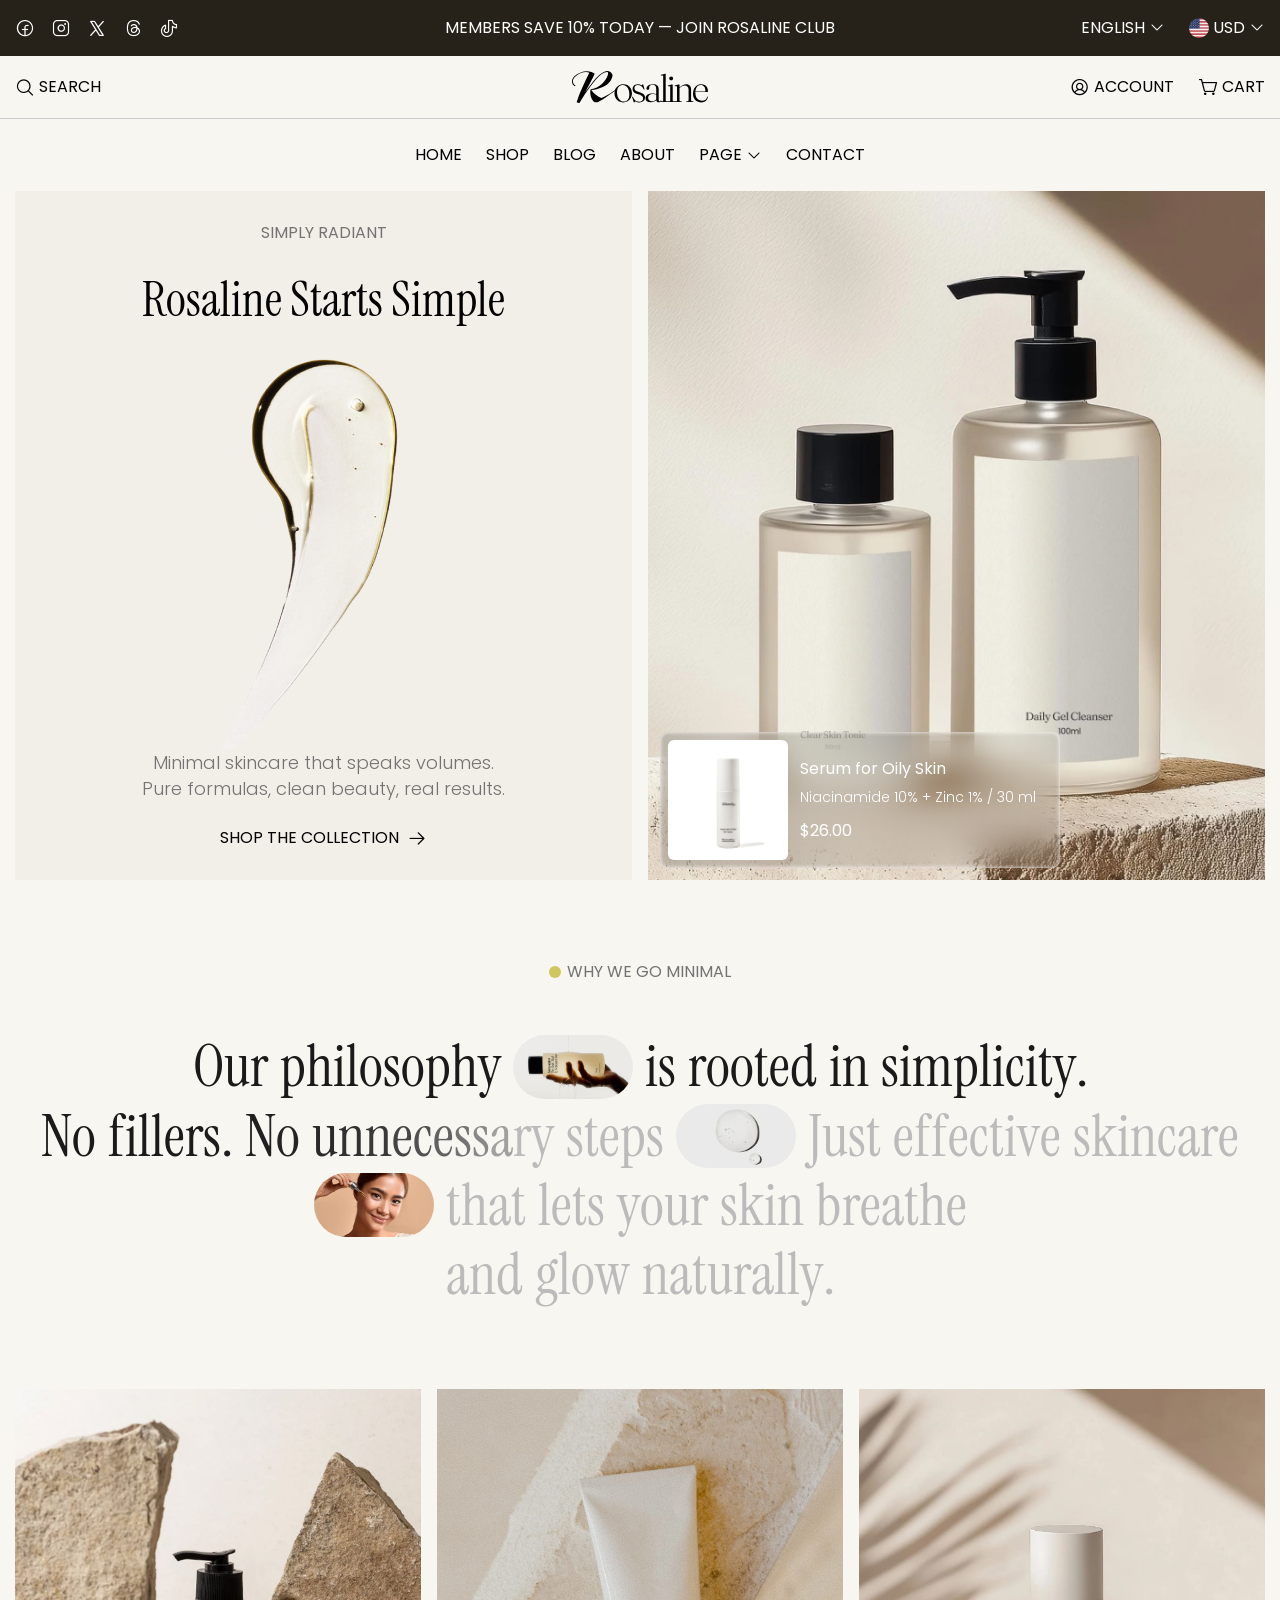
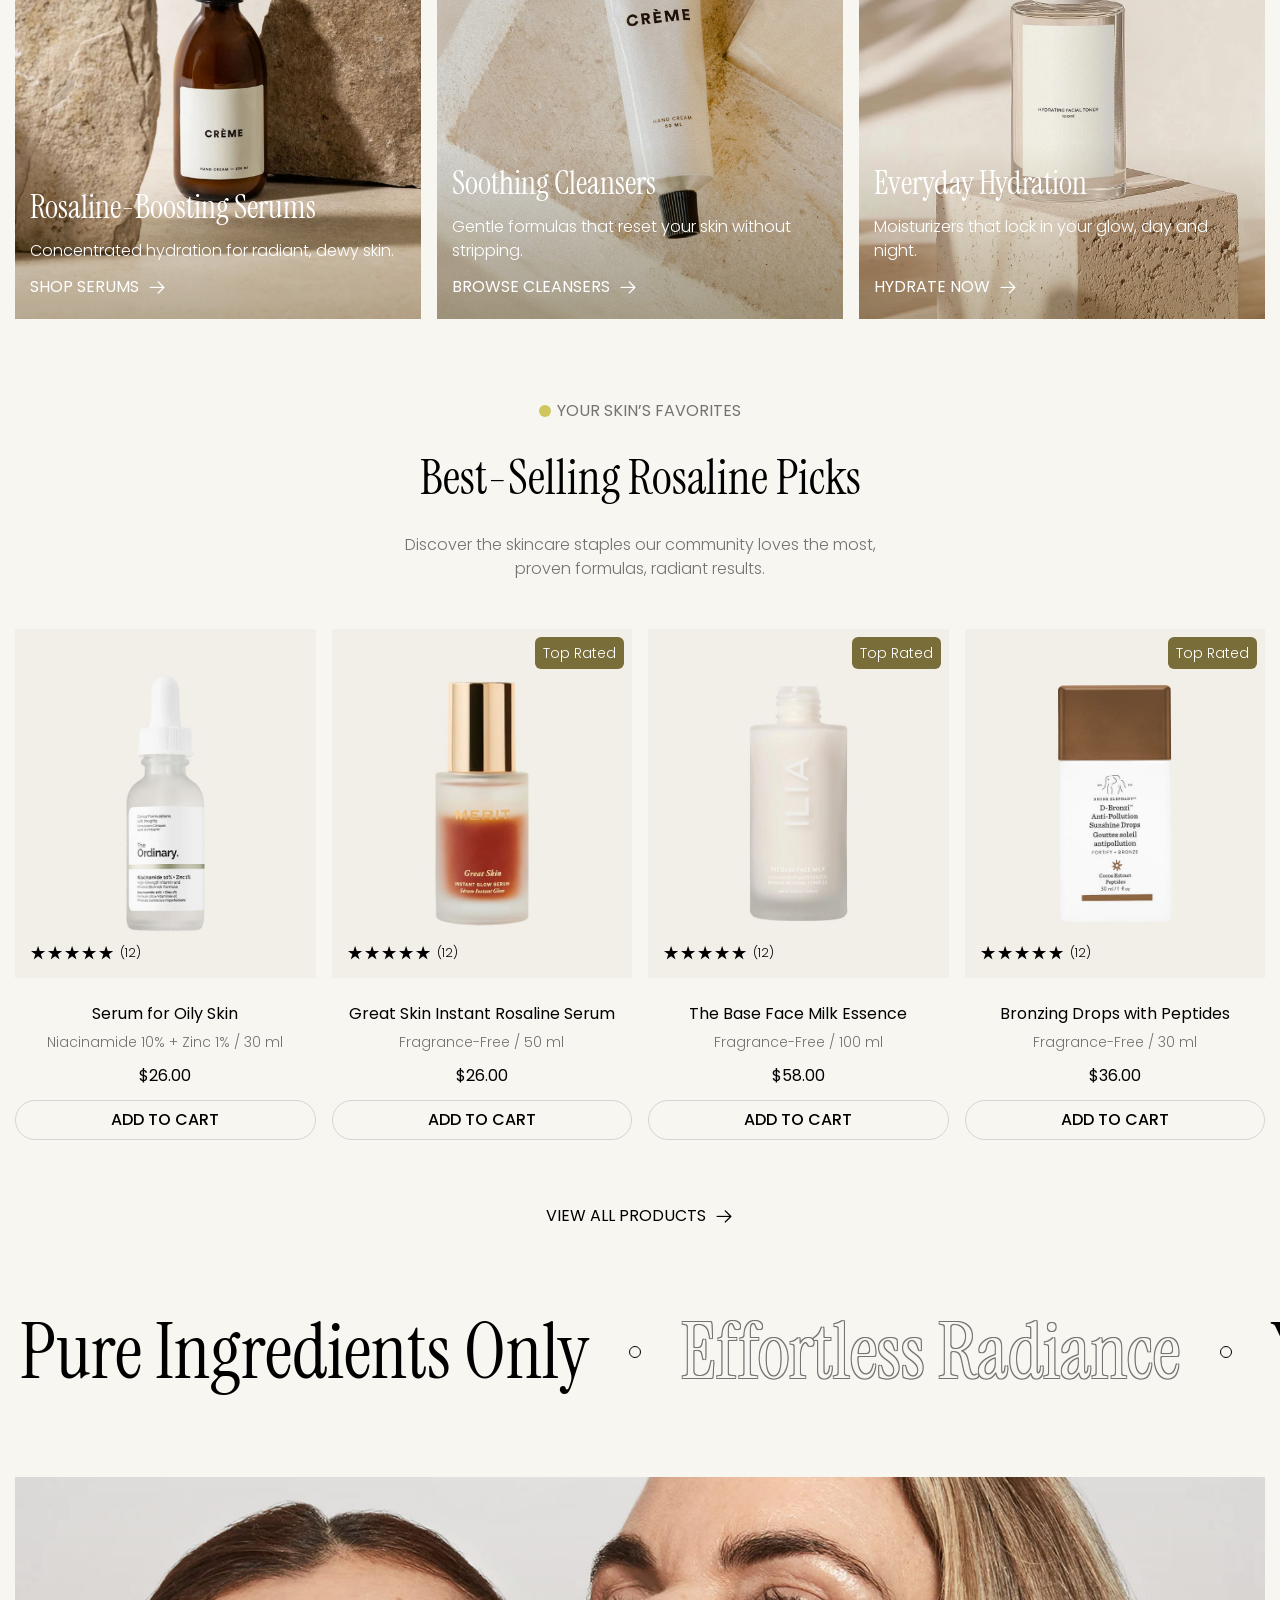
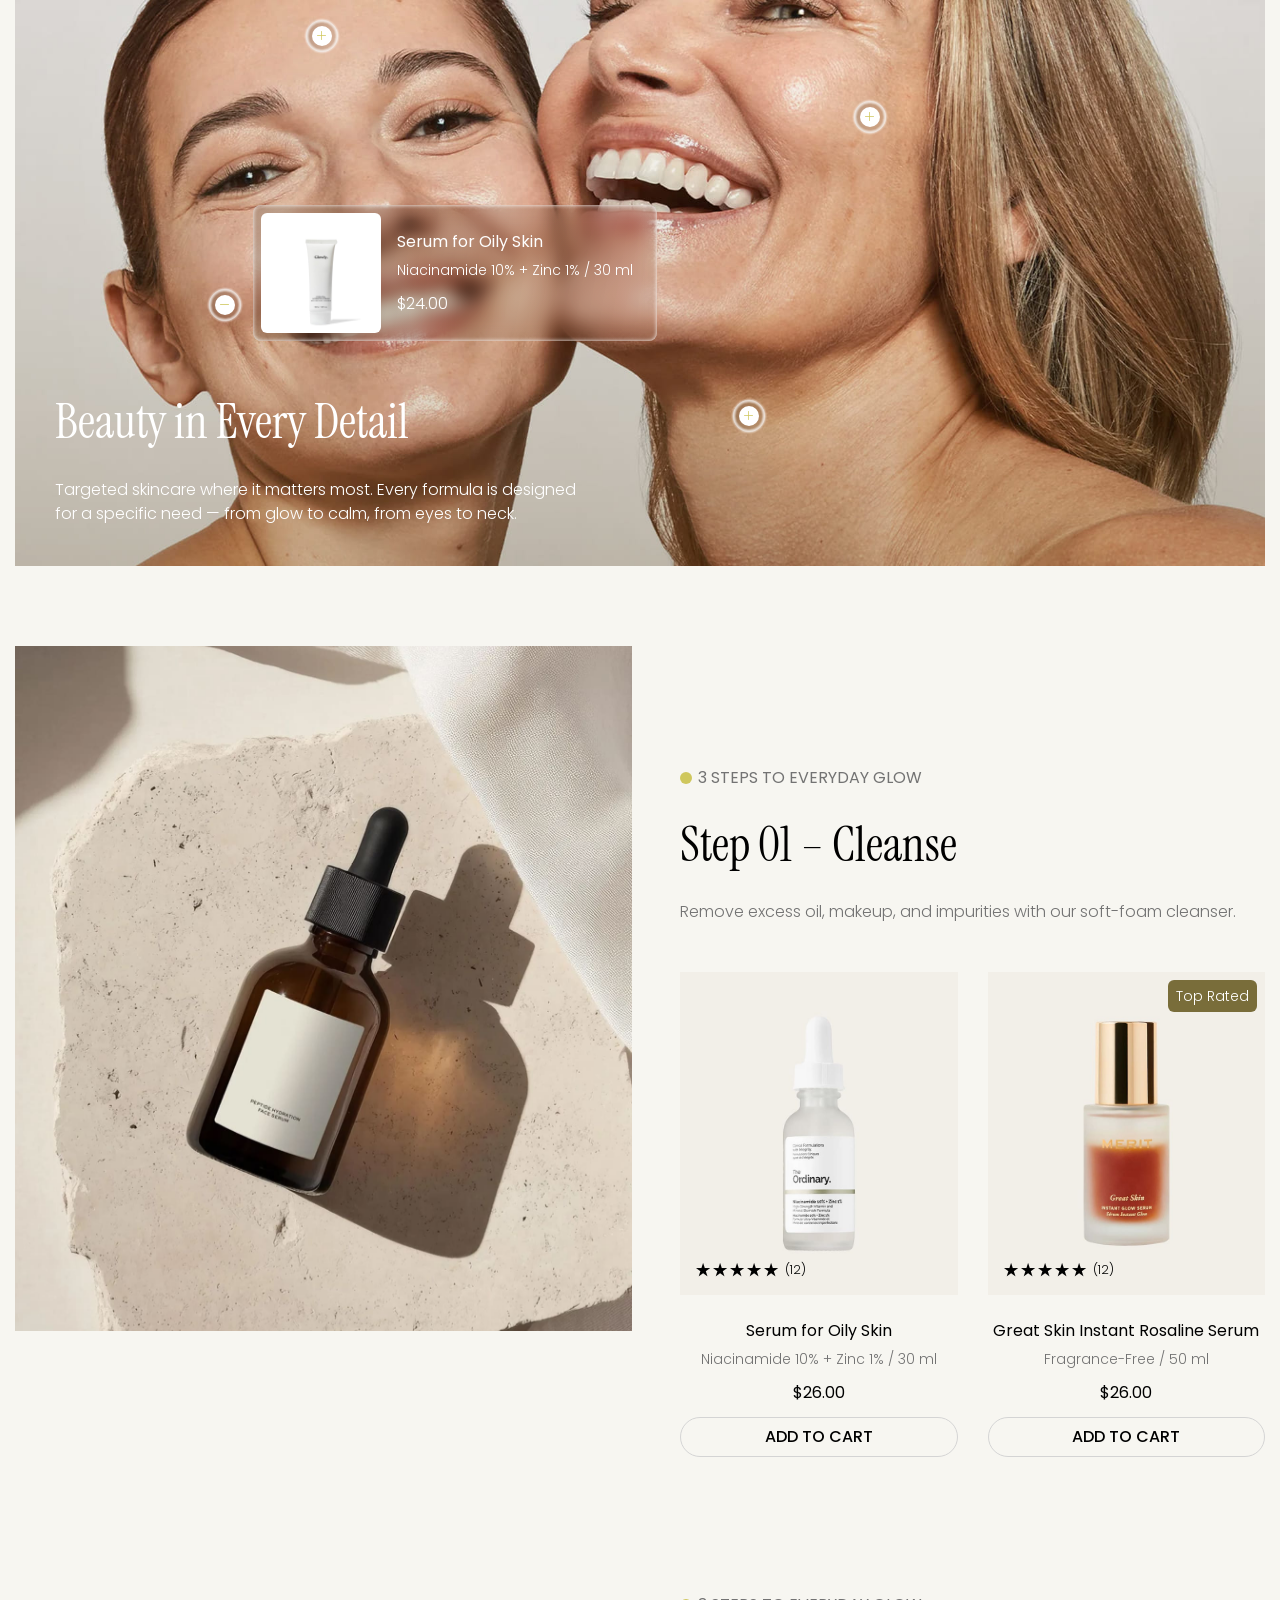
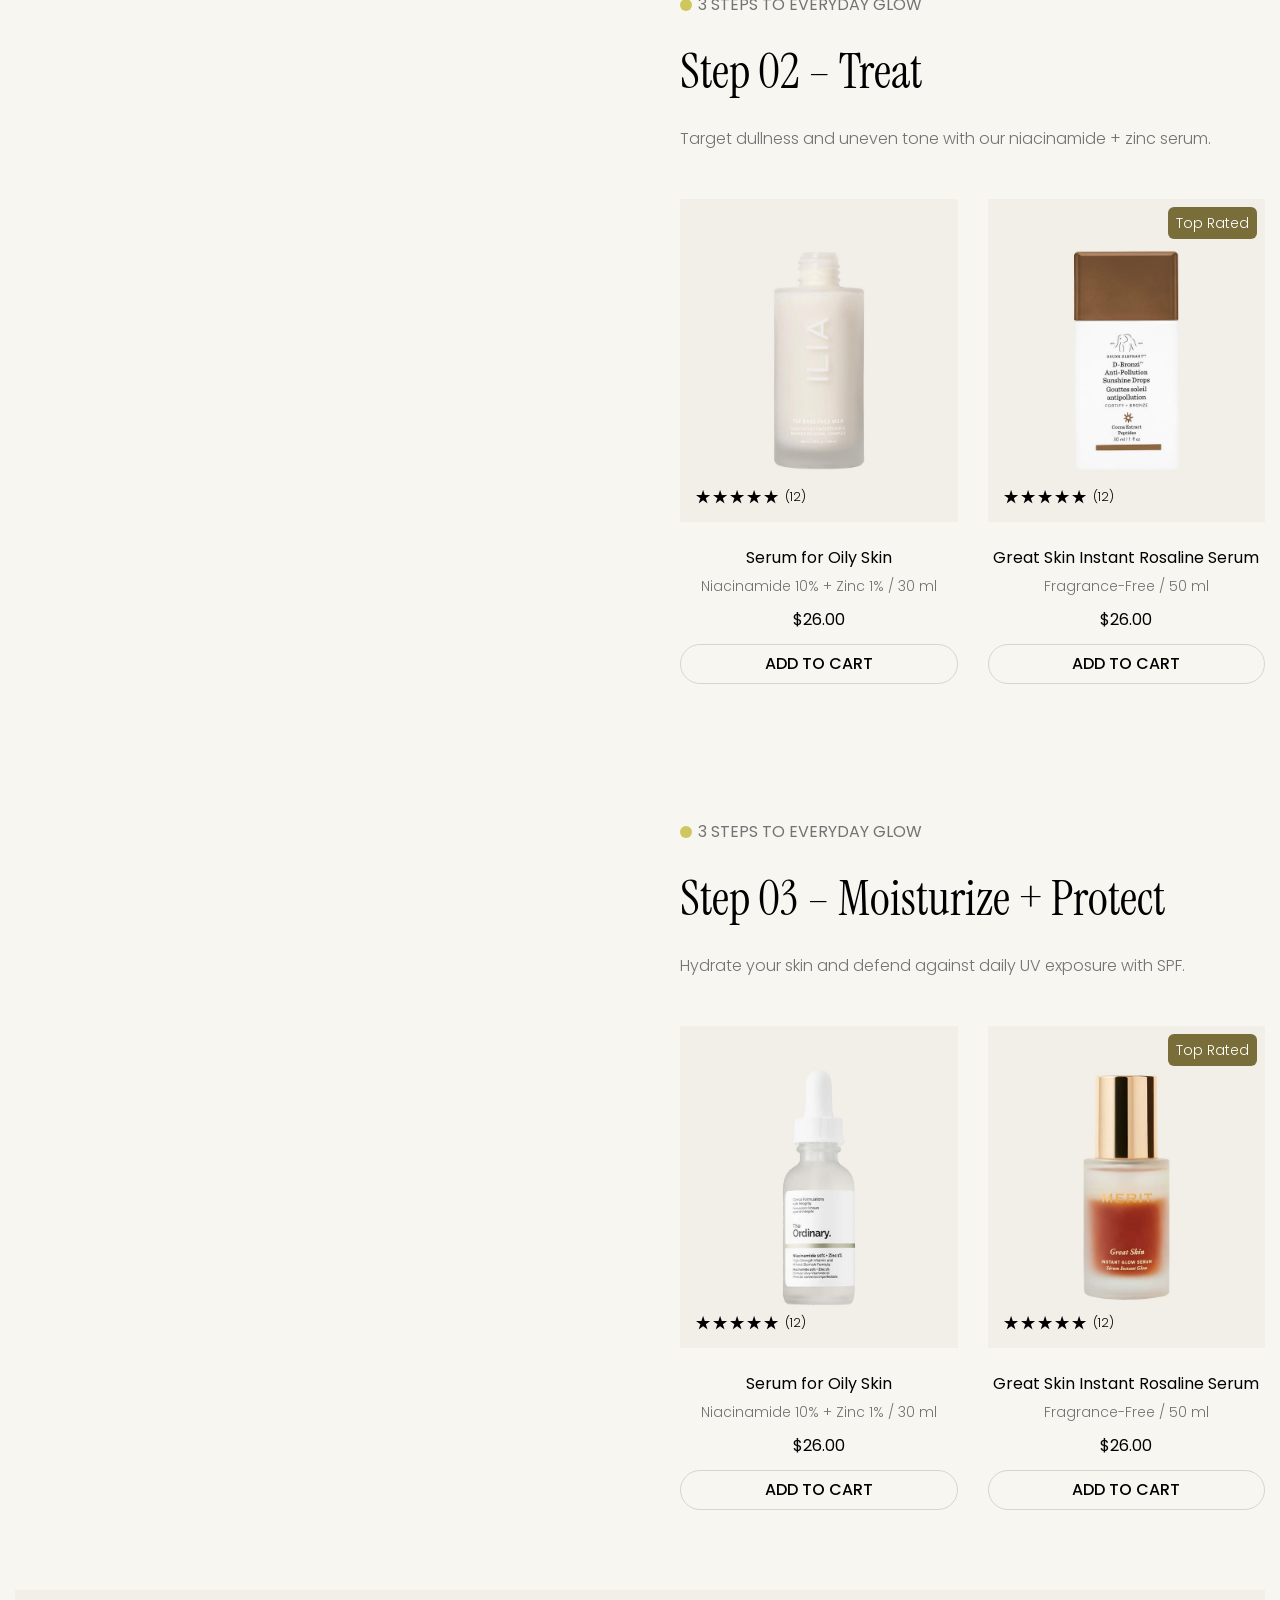
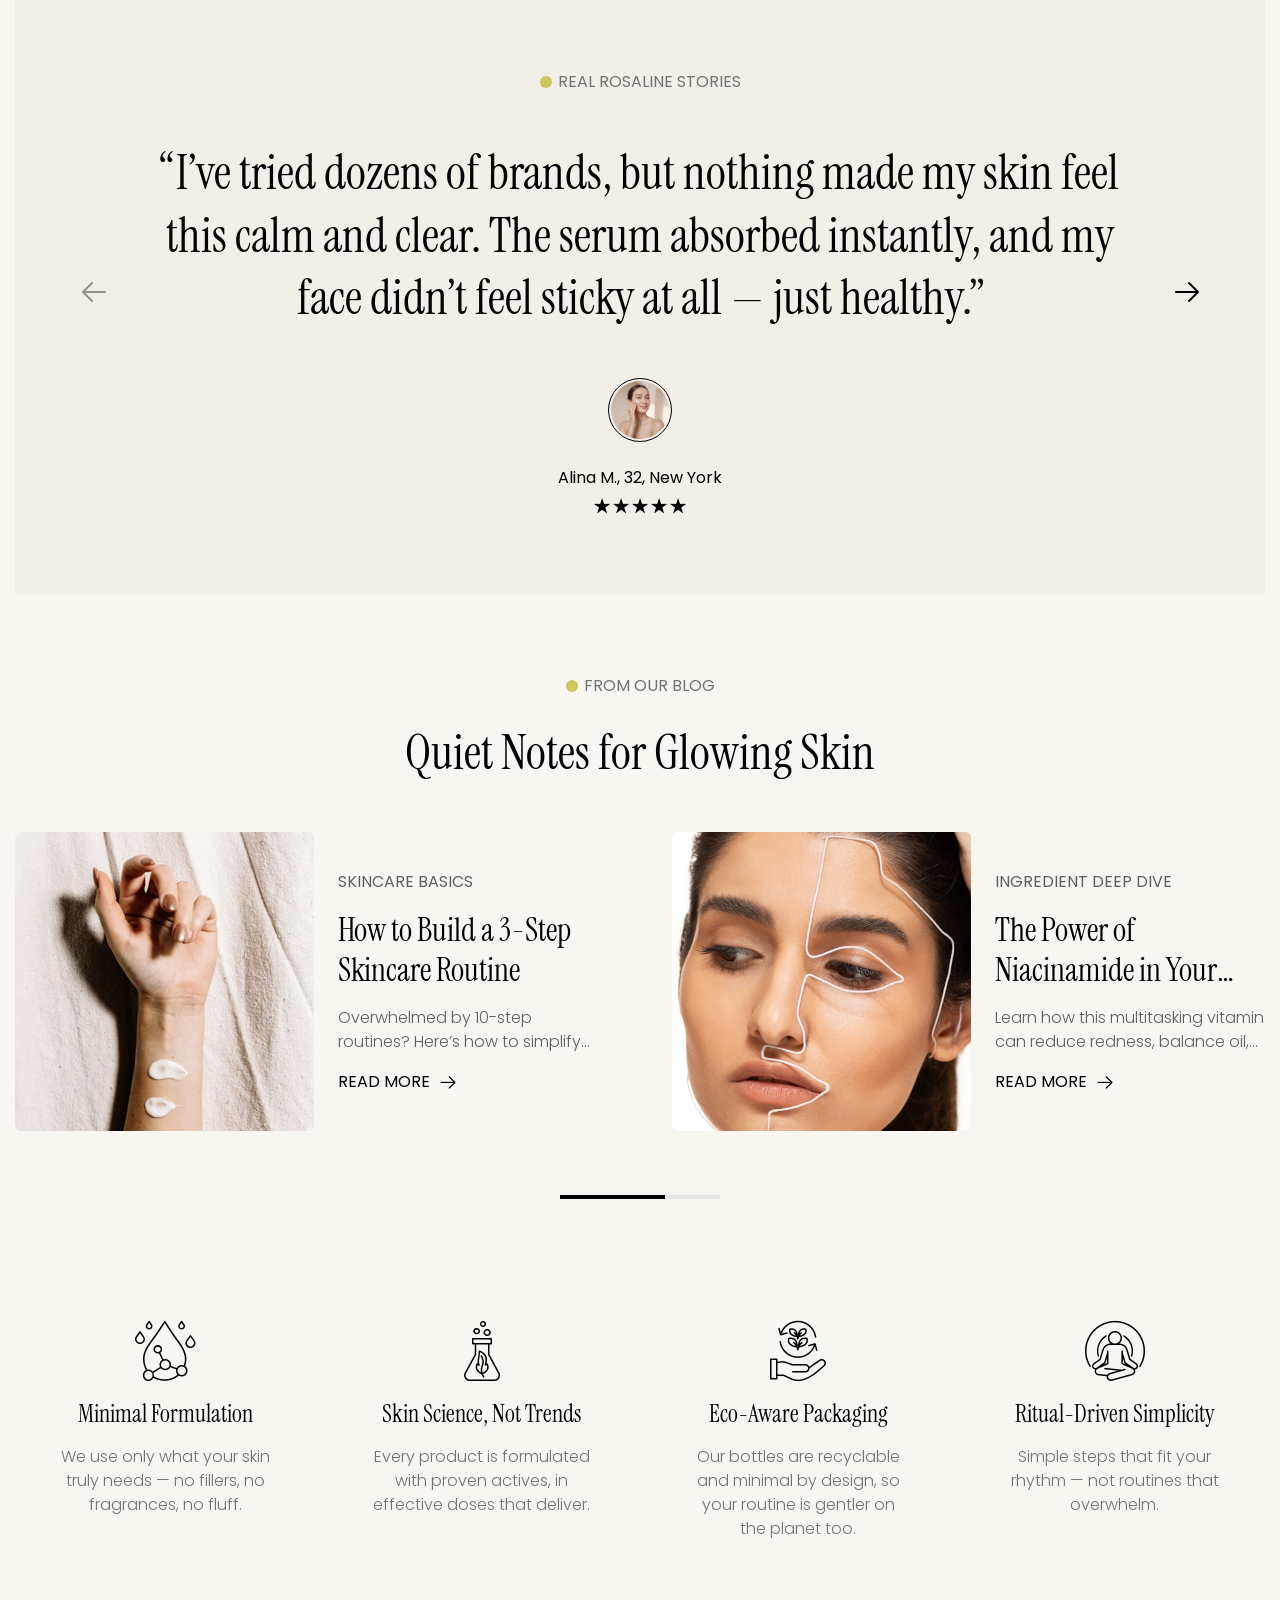
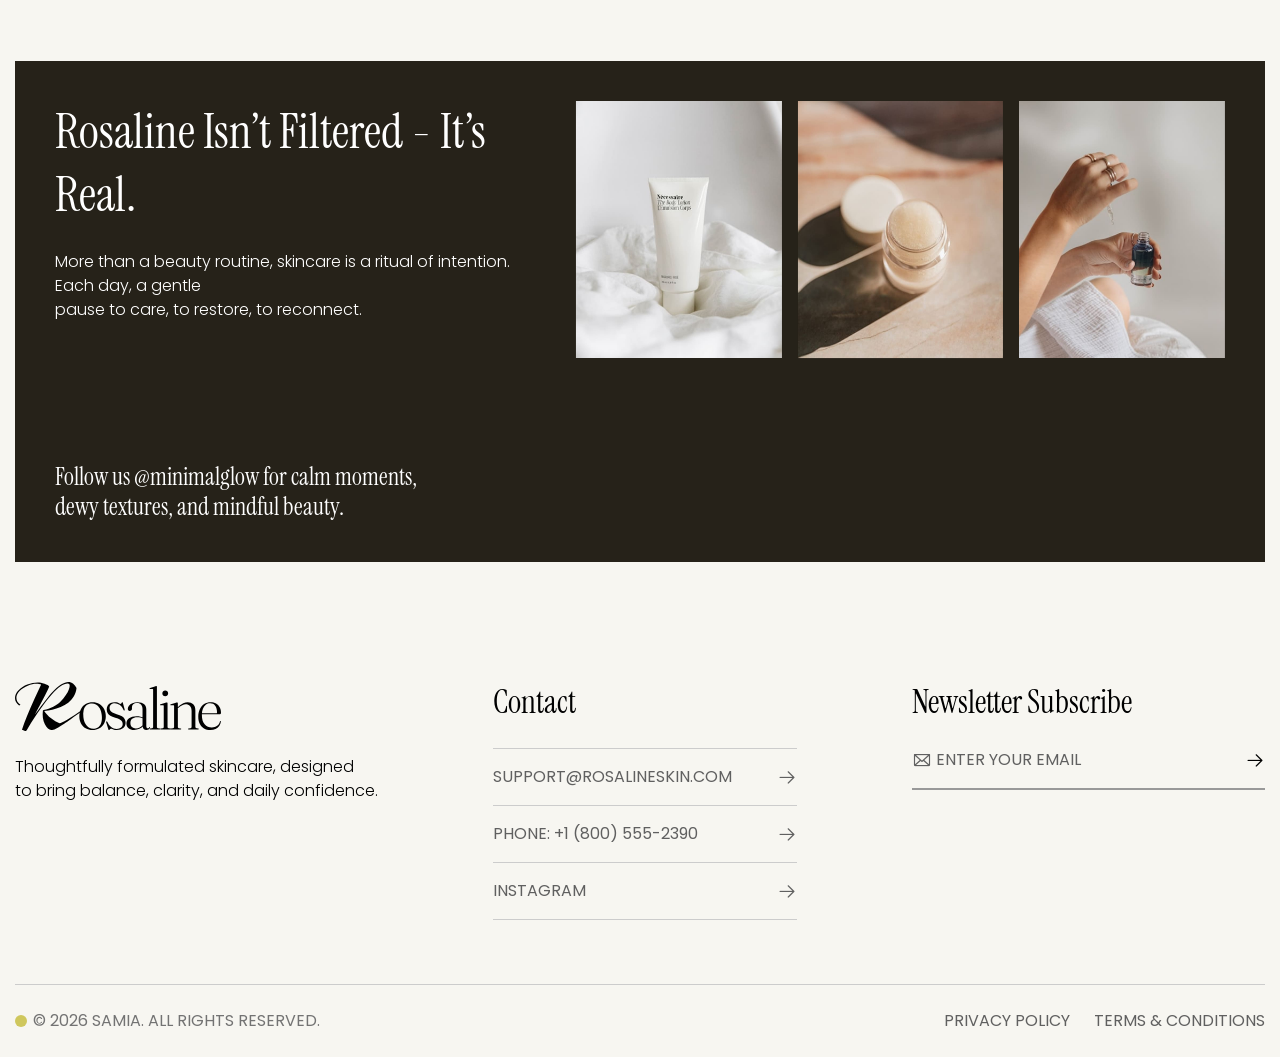
<file: index.html>
<!DOCTYPE html>

<!--[if IE 8]><html class="ie" xmlns="http://www.w3.org/1999/xhtml" xml:lang="en-US" lang="en-US"> <![endif]-->
<!--[if (gte IE 9)|!(IE)]><!-->
<html xmlns="http://www.w3.org/1999/xhtml" xml:lang="en-US" lang="en-US">
<!--<![endif]-->


<!-- Added by HTTrack --><meta http-equiv="content-type" content="text/html;charset=utf-8" /><!-- /Added by HTTrack -->
<head>
    <meta charset="utf-8">
    <title>Rosaline - Multipurpose eCommerce</title>
    <meta name="author" content="themesflat.com">
    <meta name="viewport" content="width=device-width, initial-scale=1, maximum-scale=1">
    <meta name="description"
        content="Themesflat Rosaline - A modern and elegant Multipurpose eCommerce HTML Template, perfect for online stores selling rings, necklaces, watches, and other accessories. SEO-optimized, fast-loading, and fully customizable.">

    <!-- font -->
    <link rel="stylesheet" href="assets/fonts/fonts.css">
    <link rel="stylesheet" href="assets/icon/icomoon/style.css">
    <!-- css -->
    <link rel="stylesheet" href="assets/css/bootstrap.min.css">
    <link rel="stylesheet" href="assets/css/swiper-bundle.min.css">
    <link rel="stylesheet" href="assets/css/animate.css">
    <link rel="stylesheet" type="text/css" href="assets/css/styles.css">

    <!-- Favicon and Touch Icons  -->
    <link rel="shortcut icon" href="assets/images/logo/favicon.png">
    <link rel="apple-touch-icon-precomposed" href="assets/images/logo/favicon.png">
</head>

<body class="bg-surface">
    <!-- Scroll Top -->
    <button id="goTop">
        <span class="border-progress"></span>
        <span class="ic-wrap">
            <span class="icon icon-ArrowCaretUp"></span>
        </span>
    </button>
    <!-- /Scroll Top -->

    <!-- Preload -->
    <div class="preload preload-container" id="preload">
        <div class="preload-logo">
            <div class="spinner"></div>
        </div>
    </div>
    <!-- /Preload -->

    <main id="wrapper">
        <div class="menu-overlay-enabled" id="menu-overlay-enabled"></div>
        <!-- Topbar -->
        <div class="tf-topbar bg-main-4 ssm-d-none">
            <div class="container-full">
                <div class="row align-items-center">
                    <div class="col-2 d-none d-xl-flex">
                        <div class="topbar-left">
                            <ul class="tf-list gap-16">
                                <li>
                                    <a href="https://www.facebook.com/" target="_blank" class="text-white fs-20 link">
                                        <i class="icon icon-LogoFacebook"></i>
                                    </a>
                                </li>
                                <li>
                                    <a href="https://www.instagram.com/" target="_blank" class="text-white fs-20 link">
                                        <i class="icon icon-LogoInstagram"></i>
                                    </a>
                                </li>
                                <li>
                                    <a href="https://x.com/" target="_blank" class="text-white fs-20 link">
                                        <i class="icon icon-LogoX"></i>
                                    </a>
                                </li>
                                <li>
                                    <a href="https://www.threads.com/" target="_blank" class="text-white fs-20 link">
                                        <i class="icon icon-LogoThread"></i>
                                    </a>
                                </li>
                                <li>
                                    <a href="https://www.tiktok.com/" target="_blank" class="text-white fs-20 link">
                                        <i class="icon icon-LogoTiktok"></i>
                                    </a>
                                </li>
                            </ul>
                        </div>
                    </div>
                    <div class="col-12 col-xl-8">
                        <div dir="ltr" class="swiper tf-swiper swiper-topbar" data-direction="vertical" data-auto="true"
                            data-loop="true" data-speed="1000">
                            <div class="swiper-wrapper">
                                <!-- slide 1 -->
                                <div class="swiper-slide">
                                    <p
                                        class="topbar-center text-white text-uppercase text-center fw-normal text-line-clamp-1">
                                        Free shipping on orders over $49! | Spring Beauty Sale - Up to 30% Off
                                    </p>
                                </div>
                                <!-- slide 2 -->
                                <div class="swiper-slide">
                                    <p
                                        class="topbar-center text-white text-uppercase text-center fw-normal text-line-clamp-1">
                                        Members Save 10% Today — Join Rosaline Club
                                    </p>
                                </div>
                            </div>
                        </div>
                    </div>
                    <div class="col-2 col-2 d-none d-xl-block">
                        <div class="tf-list justify-content-end">
                            <div class="tf-languages">
                                <select class="tf-dropdown-select style-default color-white type-languages">
                                    <option>ENGLISH</option>
                                    <option>BANGLA</option>
                                    <option>简体中文</option>
                                    <option>اردو</option>
                                </select>
                            </div>
                            <div class="tf-currencies">
                                <select class="tf-dropdown-select style-default color-white type-currencies">
                                    <option selected data-thumbnail="assets/images/country/united-state.png">USD
                                    </option>
                                    <option data-thumbnail="assets/images/country/vietnam.png">VND</option>
                                </select>
                            </div>
                        </div>
                    </div>
                </div>
            </div>
        </div>
        <!-- /Topbar -->
        <!-- Header -->
        <header class="tf-header header-v3">
            <div class="header-inner">
                <div class="container-full">
                    <div class="row align-items-center">
                        <div class="col-3 col-md-4 col-lg-5">
                            <div class="header-left">
                                <div class="box-btn-open-menu d-flex">
                                    <a href="#mobileMenu" data-bs-toggle="offcanvas" class="d-xl-none">
                                        <i class="icon icon-OpenMenu fs-24"></i>
                                    </a>
                                </div>
                                <ul class="tf-list nav-icon-list d-none d-xl-flex">
                                    <li>
                                        <a href="#modalSearch" data-bs-toggle="modal"
                                            class="nav-icon-item fw-normal is-text">
                                            <i class="icon icon-Search"></i>
                                            <span class="lg-d-none">
                                                SEARCH
                                            </span>
                                        </a>
                                    </li>
                                </ul>
                            </div>
                        </div>
                        <div class="col-6 col-md-4 col-lg-2">
                            <div class="header-center d-flex justify-content-center">
                                <a href="index.html" class="logo-site">
                                    <img loading="lazy" width="136" height="32" src="assets/images/logo/logo.svg"
                                        alt=" Image">
                                </a>
                            </div>
                        </div>
                        <div class="col-3 col-md-4 col-lg-5">
                            <div class="header-right">
                                <ul class="tf-list nav-icon-list justify-content-end">
                                    <li class="ssm-d-none d-xl-none">
                                        <a href="#modalSearch" data-bs-toggle="modal"
                                            class="nav-icon-item fw-normal is-text">
                                            <i class="icon icon-Search"></i>
                                            <span class="lg-d-none">
                                                SEARCH
                                            </span>
                                        </a>
                                    </li>
                                    <li>
                                        <a href="login.html" class="nav-icon-item fw-normal is-text">
                                            <i class="icon icon-UserCircle"></i>
                                            <span class="lg-d-none">
                                                ACCOUNT
                                            </span>
                                        </a>
                                    </li>
                                    <li>
                                        <a href="#shoppingCart" data-bs-toggle="offcanvas"
                                            class="nav-icon-item fw-normal is-text">
                                            <i class="icon icon-ShoppingCart"></i>
                                            <span class="lg-d-none">
                                                CART
                                            </span>
                                        </a>
                                    </li>
                                </ul>
                            </div>
                        </div>
                    </div>
                </div>
            </div>
            <div class="br-line bg-line-2"></div>
            <div class="header-bottom d-none d-xl-block">
                <div class="container-full">
                    <nav class="box-navigation">
                        <ul class="box-nav-menu justify-content-center">
                            <li class="menu-item">
                                <a href="index.html" class="item-link">
                                    <span class="text">HOME</span>
                                </a>
                            </li>
                            <li class="menu-item">
                                <a href="shop.html" class="item-link">
                                    <span class="text">SHOP</span>
                                </a>
                            </li>
                            <li class="menu-item">
                                <a href="blog.html" class="item-link">
                                    <span class="text">BLOG</span>
                                </a>
                            </li>
                            <li class="menu-item">
                                <a href="about.html" class="item-link">
                                    <span class="text">ABOUT</span>
                                </a>
                            </li>
                            <li class="menu-item position-relative">
                                <a href="#" class="item-link">
                                    <span class="text">
                                        PAGE
                                    </span>
                                    <i class="icon icon-ArrowCaretDown"></i>
                                </a>
                                <div class="sub-menu sub-menu_v2">
                                    <ul class="sub-menu_list">
                                        <li>
                                            <a href="about.html" class="sub-menu_link">
                                                <span class="text">About</span>
                                            </a>
                                        </li>
                                        <li>
                                            <a href="store.html" class="sub-menu_link">
                                                <span class="text">Store</span>
                                            </a>
                                        </li>
                                        <li>
                                            <a href="cart.html" class="sub-menu_link">
                                                <span class="text">Cart</span>
                                            </a>
                                        </li>
                                        <li>
                                            <a href="faq.html" class="sub-menu_link">
                                                <span class="text">FAQs</span>
                                            </a>
                                        </li>
                                    </ul>
                                </div>
                            </li>
                            <li class="menu-item">
                                <a href="contact.html" class="item-link">
                                    <span class="text">CONTACT</span>
                                </a>
                            </li>
                        </ul>
                    </nav>
                </div>
            </div>
        </header>
        <!-- /Header -->
        <!-- Hero Section -->
        <div class="tf-hero-banner-v2">
            <div class="container-full">
                <div class="hero-content">
                    <div class="hero-content_left wow fadeIn">
                        <p class="hero__tag fw-normal cl-text-5">
                            SIMPLY RADIANT
                        </p>
                        <h3 class="hero__title font-instrument_serif">
                            Rosaline Starts Simple
                        </h3>
                        <div class="img-item">
                            <img loading="lazy" width="419" height="419" src="assets/images/item/item-liquid.png"
                                alt="Image">
                        </div>
                        <p class="hero__desc text-body-l cl-text-5">
                            Minimal skincare that speaks volumes. <br>
                            Pure formulas, clean beauty, real results.
                        </p>
                        <a href="shop-default.html" class="tf-btn-icon">
                            SHOP THE COLLECTION
                            <i class="icon icon-ArrowRight"></i>
                        </a>
                    </div>
                    <div class="hero-content_right">
                        <div class="image overflow-hidden">
                            <img class="tf-animate-zoom-in-out" loading="lazy" width="928" height="753"
                                src="assets/images/section/hero-4.jpg" alt="Image">
                        </div>
                        <div class="product-bottom">
                            <div class="mini-product wow fadeInUp">
                                <div class="prd-img">
                                    <img loading="lazy" width="120" height="120"
                                        src="assets/images/product/square/product-5.jpg" alt="Image">
                                </div>
                                <div class="prd-info">
                                    <a href="product-detail.html"
                                        class="info_name fw-normal text-white link-underline-current mb-6">
                                        Serum for Oily Skin
                                    </a>
                                    <p class="info_size text-body-s text-white mb-12">
                                        Niacinamide 10% + Zinc 1% / 30 ml
                                    </p>
                                    <p class="info_price text-white fw-normal">
                                        $26.00
                                    </p>
                                </div>
                            </div>
                        </div>
                    </div>
                </div>
            </div>
        </div>
        <!-- /Hero Section -->
        <!-- Why -->
        <div class="flat-spacing-7">
            <div class="container">
                <div class="sect-heading-v2 wow fadeInUp">
                    <p class="eyebrow-label cl-text-5">
                        <span class="br-dot"></span>
                        WHY WE GO MINIMAL
                    </p>
                </div>
                <div class="text-and-image h2 font-instrument_serif text-color-change-3">
                    Our philosophy
                    <span class="img">
                        <img loading="lazy" width="120" height="64" src="assets/images/collection/v2/collect-27.jpg"
                            alt="Image">
                    </span>
                    is rooted in simplicity.
                    <span class="break lg-d-none"></span>
                    No fillers. No unnecessary steps
                    <span class="img">
                        <img loading="lazy" width="120" height="64" src="assets/images/collection/v2/collect-28.jpg"
                            alt="Image">
                    </span>
                    Just effective
                    skincare
                    <span class="img">
                        <img loading="lazy" width="120" height="64" src="assets/images/collection/v2/collect-29.jpg"
                            alt="Image">
                    </span>
                    that lets your skin breathe
                    <span class="break lg-d-none"></span>
                    and glow naturally.
                </div>
            </div>
        </div>
        <!-- /Why -->
        <!-- Collection -->
        <div class="container-full">
            <div dir="ltr" class="swiper tf-swiper" data-preview="3" data-tablet="2" data-mobile-sm="2" data-mobile="1"
                data-space="16" data-pagination="1" data-pagination-sm="2" data-pagination-md="2"
                data-pagination-lg="3">
                <div class="swiper-wrapper">
                    <!-- slide 1 -->
                    <div class="swiper-slide">
                        <div class="collection-v04 hover-img wow fadeInUp">
                            <div class="cls-image img-style">
                                <img loading="lazy" width="613" height="800"
                                    src="assets/images/collection/v2/collect-17.jpg" alt="Image">
                            </div>
                            <div class="cls-content">
                                <a href="shop-default.html"
                                    class="cls_name h5 font-instrument_serif text-white link-underline-current lh-xl-40">
                                    Rosaline-Boosting Serums
                                </a>
                                <p class="cls_desc text-white">
                                    Concentrated hydration for radiant, dewy skin.
                                </p>
                                <a href="shop-default.html" class="tf-btn-icon text-white">
                                    SHOP SERUMS
                                    <i class="icon icon-ArrowRight"></i>
                                </a>
                            </div>
                        </div>
                    </div>
                    <!-- slide 2 -->
                    <div class="swiper-slide">
                        <div class="collection-v04 hover-img wow fadeInUp" data-wow-delay="0.1s">
                            <div class="cls-image img-style">
                                <img loading="lazy" width="613" height="800"
                                    src="assets/images/collection/v2/collect-18.jpg" alt="Image">
                            </div>
                            <div class="cls-content">
                                <a href="shop-default.html"
                                    class="cls_name h5 font-instrument_serif text-white link-underline-current lh-xl-40">
                                    Soothing Cleansers
                                </a>
                                <p class="cls_desc text-white">
                                    Gentle formulas that reset your skin without stripping.
                                </p>
                                <a href="shop-default.html" class="tf-btn-icon text-white">
                                    BROWSE CLEANSERS
                                    <i class="icon icon-ArrowRight"></i>
                                </a>
                            </div>
                        </div>
                    </div>
                    <!-- slide 3 -->
                    <div class="swiper-slide">
                        <div class="collection-v04 hover-img wow fadeInUp" data-wow-delay="0.2s">
                            <div class="cls-image img-style">
                                <img loading="lazy" width="613" height="800"
                                    src="assets/images/collection/v2/collect-19.jpg" alt="Image">
                            </div>
                            <div class="cls-content">
                                <a href="shop-default.html"
                                    class="cls_name h5 font-instrument_serif text-white link-underline-current lh-xl-40">
                                    Everyday Hydration
                                </a>
                                <p class="cls_desc text-white">
                                    Moisturizers that lock in your glow, day and night.
                                </p>
                                <a href="shop-default.html" class="tf-btn-icon text-white">
                                    HYDRATE NOW
                                    <i class="icon icon-ArrowRight"></i>
                                </a>
                            </div>
                        </div>
                    </div>
                </div>
                <div class="sw-line-default tf-sw-pagination d-xl-none"></div>
            </div>
        </div>
        <!-- /Collection -->
        <!-- Best Seller -->
        <div class="flat-spacing-7">
            <div class="container-full">
                <div class="sect-heading-v2 space-1 wow fadeInUp">
                    <p class="eyebrow-label cl-text-5">
                        <span class="br-dot"></span>
                        YOUR SKIN’S FAVORITES
                    </p>
                    <h3 class="s-title font-instrument_serif">
                        Best-Selling Rosaline Picks
                    </h3>
                    <p class="s-desc cl-text-5">
                        Discover the skincare staples our community loves the most,<br class="d-none d-sm-block">
                        proven formulas, radiant results.
                    </p>
                </div>
                <div dir="ltr" class="swiper tf-swiper spacing-bottom-2 swiper-type-scrollbar" data-preview="4"
                    data-tablet="3" data-mobile-sm="2" data-mobile="2" data-space="16" data-pagination="2"
                    data-pagination-sm="2" data-pagination-md="3" data-pagination-lg="4">
                    <div class="swiper-wrapper">
                        <!-- slide 1 -->
                        <div class="swiper-slide">
                            <div class="card-product card-s4 wow fadeInUp">
                                <div class="card-product_wrapper">
                                    <a href="product-detail.html" class="product-img rounded-0">
                                        <img class="img-product" loading="lazy" width="456" height="530"
                                            src="assets/images/product/product-31.jpg" alt="Product">
                                    </a>
                                    <ul class="product-action_list">
                                        <li>
                                            <a href="#modalQuickView" data-bs-toggle="modal"
                                                class="hover-tooltip box-icon">
                                                <span class="icon icon-EyeOpen"></span>
                                                <span class="tooltip">Quick
                                                    view</span>
                                            </a>
                                        </li>
                                        <li class="wishlist">
                                            <a href="#;" class="hover-tooltip box-icon">
                                                <span class="icon icon-Hearth"></span>
                                                <span class="tooltip">Add
                                                    to Wishlist</span>
                                            </a>
                                        </li>
                                        <li class="">
                                            <a href="#compare" data-bs-toggle="offcanvas"
                                                class="hover-tooltip box-icon">
                                                <span class="icon icon-Compare"></span>
                                                <span class="tooltip">Compare</span>
                                            </a>
                                        </li>
                                    </ul>
                                    <div class="product-info__rate">
                                        <div class="star-wrap fs-14">
                                            <i class="icon icon-Star-Sharp"></i>
                                            <i class="icon icon-Star-Sharp"></i>
                                            <i class="icon icon-Star-Sharp"></i>
                                            <i class="icon icon-Star-Sharp"></i>
                                            <i class="icon icon-Star-Sharp"></i>
                                        </div>
                                        <span class="rate-number text-body-xs">
                                            (12)
                                        </span>
                                    </div>
                                </div>
                                <div class="card-product_info">
                                    <div class="">
                                        <a href="product-detail.html"
                                            class="name-product fw-normal link-underline mb-6">
                                            Serum for Oily Skin
                                        </a>
                                        <p class="desc-product text-body-s cl-text-5 mb-12">
                                            Niacinamide 10% + Zinc 1% / 30 ml
                                        </p>
                                        <div class="price-wrap">
                                            <span class="price-new fw-normal">$26.00</span>
                                        </div>
                                    </div>
                                    <a href="#shoppingCart" data-bs-toggle="offcanvas" class="action-add_card">
                                        Add to cart
                                    </a>
                                </div>
                            </div>
                        </div>
                        <!-- slide 2 -->
                        <div class="swiper-slide">
                            <div class="card-product card-s4 wow fadeInUp" data-wow-delay="0.1s">
                                <div class="card-product_wrapper">
                                    <a href="product-detail.html" class="product-img rounded-0">
                                        <img class="img-product" loading="lazy" width="456" height="530"
                                            src="assets/images/product/product-32.jpg" alt="Product">
                                    </a>
                                    <ul class="product-action_list">
                                        <li>
                                            <a href="#modalQuickView" data-bs-toggle="modal"
                                                class="hover-tooltip box-icon">
                                                <span class="icon icon-EyeOpen"></span>
                                                <span class="tooltip">Quick
                                                    view</span>
                                            </a>
                                        </li>
                                        <li class="wishlist">
                                            <a href="#;" class="hover-tooltip box-icon">
                                                <span class="icon icon-Hearth"></span>
                                                <span class="tooltip">Add
                                                    to Wishlist</span>
                                            </a>
                                        </li>
                                        <li class="">
                                            <a href="#compare" data-bs-toggle="offcanvas"
                                                class="hover-tooltip box-icon">
                                                <span class="icon icon-Compare"></span>
                                                <span class="tooltip">Compare</span>
                                            </a>
                                        </li>
                                    </ul>
                                    <ul class="product-badge_list">
                                        <li class="product-badge_item text-body-s style-3 top">Top Rated</li>
                                    </ul>
                                    <div class="product-info__rate">
                                        <div class="star-wrap fs-14">
                                            <i class="icon icon-Star-Sharp"></i>
                                            <i class="icon icon-Star-Sharp"></i>
                                            <i class="icon icon-Star-Sharp"></i>
                                            <i class="icon icon-Star-Sharp"></i>
                                            <i class="icon icon-Star-Sharp"></i>
                                        </div>
                                        <span class="rate-number text-body-xs">
                                            (12)
                                        </span>
                                    </div>
                                </div>
                                <div class="card-product_info">
                                    <div class="">
                                        <a href="product-detail.html"
                                            class="name-product fw-normal link-underline mb-6">
                                            Great Skin Instant Rosaline Serum
                                        </a>
                                        <p class="desc-product text-body-s cl-text-5 mb-12">
                                            Fragrance-Free / 50 ml
                                        </p>
                                        <div class="price-wrap">
                                            <span class="price-new fw-normal">$26.00</span>
                                        </div>
                                    </div>
                                    <a href="#shoppingCart" data-bs-toggle="offcanvas" class="action-add_card">
                                        Add to cart
                                    </a>
                                </div>
                            </div>
                        </div>
                        <!-- slide 3 -->
                        <div class="swiper-slide">
                            <div class="card-product card-s4 wow fadeInUp" data-wow-delay="0.2s">
                                <div class="card-product_wrapper">
                                    <a href="product-detail.html" class="product-img rounded-0">
                                        <img class="img-product" loading="lazy" width="456" height="530"
                                            src="assets/images/product/product-33.jpg" alt="Product">
                                    </a>
                                    <ul class="product-action_list">
                                        <li>
                                            <a href="#modalQuickView" data-bs-toggle="modal"
                                                class="hover-tooltip box-icon">
                                                <span class="icon icon-EyeOpen"></span>
                                                <span class="tooltip">Quick
                                                    view</span>
                                            </a>
                                        </li>
                                        <li class="wishlist">
                                            <a href="#;" class="hover-tooltip box-icon">
                                                <span class="icon icon-Hearth"></span>
                                                <span class="tooltip">Add
                                                    to Wishlist</span>
                                            </a>
                                        </li>
                                        <li class="">
                                            <a href="#compare" data-bs-toggle="offcanvas"
                                                class="hover-tooltip box-icon">
                                                <span class="icon icon-Compare"></span>
                                                <span class="tooltip">Compare</span>
                                            </a>
                                        </li>
                                    </ul>
                                    <ul class="product-badge_list">
                                        <li class="product-badge_item text-body-s style-3 top">Top Rated</li>
                                    </ul>
                                    <div class="product-info__rate">
                                        <div class="star-wrap fs-14">
                                            <i class="icon icon-Star-Sharp"></i>
                                            <i class="icon icon-Star-Sharp"></i>
                                            <i class="icon icon-Star-Sharp"></i>
                                            <i class="icon icon-Star-Sharp"></i>
                                            <i class="icon icon-Star-Sharp"></i>
                                        </div>
                                        <span class="rate-number text-body-xs">
                                            (12)
                                        </span>
                                    </div>
                                </div>
                                <div class="card-product_info">
                                    <div class="">
                                        <a href="product-detail.html"
                                            class="name-product fw-normal link-underline mb-6">
                                            The Base Face Milk Essence
                                        </a>
                                        <p class="desc-product text-body-s cl-text-5 mb-12">
                                            Fragrance-Free / 100 ml
                                        </p>
                                        <div class="price-wrap">
                                            <span class="price-new fw-normal">$58.00</span>
                                        </div>
                                    </div>
                                    <a href="#shoppingCart" data-bs-toggle="offcanvas" class="action-add_card">
                                        Add to cart
                                    </a>
                                </div>
                            </div>
                        </div>
                        <!-- slide 4 -->
                        <div class="swiper-slide">
                            <div class="card-product card-s4 wow fadeInUp" data-wow-delay="0.3s">
                                <div class="card-product_wrapper">
                                    <a href="product-detail.html" class="product-img rounded-0">
                                        <img class="img-product" loading="lazy" width="456" height="530"
                                            src="assets/images/product/product-34.jpg" alt="Product">
                                    </a>
                                    <ul class="product-action_list">
                                        <li>
                                            <a href="#modalQuickView" data-bs-toggle="modal"
                                                class="hover-tooltip box-icon">
                                                <span class="icon icon-EyeOpen"></span>
                                                <span class="tooltip">Quick
                                                    view</span>
                                            </a>
                                        </li>
                                        <li class="wishlist">
                                            <a href="#;" class="hover-tooltip box-icon">
                                                <span class="icon icon-Hearth"></span>
                                                <span class="tooltip">Add
                                                    to Wishlist</span>
                                            </a>
                                        </li>
                                        <li class="">
                                            <a href="#compare" data-bs-toggle="offcanvas"
                                                class="hover-tooltip box-icon">
                                                <span class="icon icon-Compare"></span>
                                                <span class="tooltip">Compare</span>
                                            </a>
                                        </li>
                                    </ul>
                                    <ul class="product-badge_list">
                                        <li class="product-badge_item text-body-s style-3 top">Top Rated</li>
                                    </ul>
                                    <div class="product-info__rate">
                                        <div class="star-wrap fs-14">
                                            <i class="icon icon-Star-Sharp"></i>
                                            <i class="icon icon-Star-Sharp"></i>
                                            <i class="icon icon-Star-Sharp"></i>
                                            <i class="icon icon-Star-Sharp"></i>
                                            <i class="icon icon-Star-Sharp"></i>
                                        </div>
                                        <span class="rate-number text-body-xs">
                                            (12)
                                        </span>
                                    </div>
                                </div>
                                <div class="card-product_info">
                                    <div class="">
                                        <a href="product-detail.html"
                                            class="name-product fw-normal link-underline mb-6">
                                            Bronzing Drops with Peptides
                                        </a>
                                        <p class="desc-product text-body-s cl-text-5 mb-12">
                                            Fragrance-Free / 30 ml
                                        </p>
                                        <div class="price-wrap">
                                            <span class="price-new fw-normal">$36.00</span>
                                        </div>
                                    </div>
                                    <a href="#shoppingCart" data-bs-toggle="offcanvas" class="action-add_card">
                                        Add to cart
                                    </a>
                                </div>
                            </div>
                        </div>
                    </div>
                    <div class="spacing-top-1 d-xl-none">
                        <div class="sw-scrollbar-default wow fadeIn">
                            <span class="tf-sw-scrollbar"></span>
                        </div>
                    </div>
                </div>
                <div class="text-center wow fadeInUp">
                    <a href="shop-default.html" class="tf-btn-icon">
                        VIEW ALL PRODUCTS
                        <i class="icon icon-ArrowRight"></i>
                    </a>
                </div>
            </div>
        </div>
        <!-- /Best Seller -->
        <!-- Text Slide -->
        <div class="infiniteSlide-text-icon flat-spacing-7 pt-0 overflow-hidden">
            <div class="infiniteSlide infiniteSlide-wrapper" data-clone="3">
                <div class="infiniteSlide-item">
                    <p class="text h1 font-instrument_serif">
                        Pure Ingredients Only
                    </p>
                </div>
                <div class="infiniteSlide-item">
                    <div class="br-dot stroke"></div>
                </div>
                <div class="infiniteSlide-item">
                    <p class="text h1 font-instrument_serif troke-text-2">
                        Effortless Radiance
                    </p>
                </div>
                <div class="infiniteSlide-item">
                    <div class="br-dot stroke"></div>
                </div>
                <div class="infiniteSlide-item">
                    <p class="text h1 font-instrument_serif">
                        Your Skin, Elevated
                    </p>
                </div>
                <div class="infiniteSlide-item">
                    <div class="br-dot stroke"></div>
                </div>
                <div class="infiniteSlide-item">
                    <p class="text h1 font-instrument_serif troke-text-2">
                        Less But Better
                    </p>
                </div>
            </div>
        </div>
        <!-- /Text Slide -->
        <!-- Lookbook -->
        <div class="overflow-hidden">
            <div class="container-full">
                <div class="banner-lookbook style-2">
                    <img class="img-banner" loading="lazy" width="1872" height="1032"
                        src="assets/images/lookbook/look-5.jpg" alt="Image">
                    <div class="content-abs">
                        <h3 class="font-instrument_serif text-white mb-24 wow fadeInUp">
                            Beauty in Every Detail
                        </h3>
                        <p class="desc text-white wow fadeInUp">
                            Targeted skincare where it matters most. Every formula is designed <br>
                            for a specific need — from glow to calm, from eyes to neck.
                        </p>
                    </div>
                    <div class="lookbook-item position7 open-drop">
                        <div class="dropdown dropup-center dropdown-custom dropend">
                            <div role="dialog" class="tf-pin-btn-2 style-3 bundle-pin-item" data-bs-toggle="dropdown"
                                aria-expanded="false">
                                <span class="ic-wrap">
                                    <i class="icon icon-Plus"></i>
                                    <i class="icon icon-Minus"></i>
                                </span>
                                <span class="wave"></span>
                            </div>
                            <div class="dropdown-menu">
                                <div class="lookbook-product style-3">
                                    <a href="product-detail.html" class="prd-image">
                                        <img width="80" height="96" src="assets/images/product/square/product-1.jpg"
                                            alt="Product">
                                    </a>
                                    <div class="prd-content">
                                        <div class="prd_info">
                                            <a href="product-detail.html"
                                                class="prd__name text-white link-underline-current fw-normal text-line-clamp-1">
                                                Serum for Oily Skin
                                            </a>
                                            <p class="prd__desc text-body-s text-white">
                                                Niacinamide 10% + Zinc 1% / 30 ml
                                            </p>
                                            <span class="prd__price text-white">$24.00</span>
                                        </div>
                                    </div>
                                </div>
                            </div>
                        </div>
                    </div>
                    <div class="lookbook-item position8">
                        <div class="dropdown dropup-center dropdown-custom dropend">
                            <div role="dialog" class="tf-pin-btn-2 style-3 bundle-pin-item" data-bs-toggle="dropdown"
                                aria-expanded="false">
                                <span class="ic-wrap">
                                    <i class="icon icon-Plus"></i>
                                    <i class="icon icon-Minus"></i>
                                </span>
                                <span class="wave"></span>
                            </div>
                            <div class="dropdown-menu">
                                <div class="lookbook-product style-3">
                                    <a href="product-detail.html" class="prd-image">
                                        <img width="80" height="96" src="assets/images/product/square/product-1.jpg"
                                            alt="Product">
                                    </a>
                                    <div class="prd-content">
                                        <div class="prd_info">
                                            <a href="product-detail.html"
                                                class="prd__name text-white link-underline-current fw-normal text-line-clamp-1">
                                                Serum for Oily Skin
                                            </a>
                                            <p class="prd__desc text-body-s text-white">
                                                Niacinamide 10% + Zinc 1% / 30 ml
                                            </p>
                                            <span class="prd__price text-white">$24.00</span>
                                        </div>
                                    </div>
                                </div>
                            </div>
                        </div>
                    </div>
                    <div class="lookbook-item position9">
                        <div class="dropdown dropup-center dropdown-custom dropend">
                            <div role="dialog" class="tf-pin-btn-2 style-3 bundle-pin-item" data-bs-toggle="dropdown"
                                aria-expanded="false">
                                <span class="ic-wrap">
                                    <i class="icon icon-Plus"></i>
                                    <i class="icon icon-Minus"></i>
                                </span>
                                <span class="wave"></span>
                            </div>
                            <div class="dropdown-menu">
                                <div class="lookbook-product style-3">
                                    <a href="product-detail.html" class="prd-image">
                                        <img width="80" height="96" src="assets/images/product/square/product-1.jpg"
                                            alt="Product">
                                    </a>
                                    <div class="prd-content">
                                        <div class="prd_info">
                                            <a href="product-detail.html"
                                                class="prd__name text-white link-underline-current fw-normal text-line-clamp-1">
                                                Serum for Oily Skin
                                            </a>
                                            <p class="prd__desc text-body-s text-white">
                                                Niacinamide 10% + Zinc 1% / 30 ml
                                            </p>
                                            <span class="prd__price text-white">$24.00</span>
                                        </div>
                                    </div>
                                </div>
                            </div>
                        </div>
                    </div>
                    <div class="lookbook-item position10">
                        <div class="dropdown dropup-center dropdown-custom dropend">
                            <div role="dialog" class="tf-pin-btn-2 style-3 bundle-pin-item" data-bs-toggle="dropdown"
                                aria-expanded="false">
                                <span class="ic-wrap">
                                    <i class="icon icon-Plus"></i>
                                    <i class="icon icon-Minus"></i>
                                </span>
                                <span class="wave"></span>
                            </div>
                            <div class="dropdown-menu">
                                <div class="lookbook-product style-3">
                                    <a href="product-detail.html" class="prd-image">
                                        <img width="80" height="96" src="assets/images/product/square/product-1.jpg"
                                            alt="Product">
                                    </a>
                                    <div class="prd-content">
                                        <div class="prd_info">
                                            <a href="product-detail.html"
                                                class="prd__name text-white link-underline-current fw-normal text-line-clamp-1">
                                                Serum for Oily Skin
                                            </a>
                                            <p class="prd__desc text-body-s text-white">
                                                Niacinamide 10% + Zinc 1% / 30 ml
                                            </p>
                                            <span class="prd__price text-white">$24.00</span>
                                        </div>
                                    </div>
                                </div>
                            </div>
                        </div>
                    </div>
                </div>
            </div>
        </div>
        <!-- /Lookbook -->
        <!-- Step Routine -->
        <div class="section-step-routine flat-spacing-7 fx-parallax">
            <div class="container-full">
                <div class="row">
                    <div class="col-lg-6">
                        <div class="col-image overflow-hidden sticky-top no-offset">
                            <img class="prl-zoom-in-v1" loading="lazy" width="928" height="1030"
                                src="assets/images/section/banner-5.jpg" alt="Image">
                        </div>
                    </div>
                    <div class="col-lg-6">
                        <div class="col-content">
                            <div class="box-step-item">
                                <div class="sect-heading-v2 start space-1 wow fadeInUp">
                                    <p class="eyebrow-label cl-text-5">
                                        <span class="br-dot"></span>
                                        3 STEPS TO EVERYDAY GLOW
                                    </p>
                                    <h3 class="s-title font-instrument_serif">
                                        Step 01 – Cleanse
                                    </h3>
                                    <p class="s-desc cl-text-5">
                                        Remove excess oil, makeup, and impurities with our soft-foam cleanser.
                                    </p>
                                </div>
                                <div class="tf-grid-layout tf-col-2">
                                    <div class="card-product card-s4 wow fadeInUp">
                                        <div class="card-product_wrapper">
                                            <a href="product-detail.html" class="product-img rounded-0">
                                                <img class="img-product" loading="lazy" width="456" height="530"
                                                    src="assets/images/product/product-31.jpg" alt="Product">
                                            </a>
                                            <ul class="product-action_list">
                                                <li>
                                                    <a href="#modalQuickView" data-bs-toggle="modal"
                                                        class="hover-tooltip box-icon">
                                                        <span class="icon icon-EyeOpen"></span>
                                                        <span class="tooltip">Quick
                                                            view</span>
                                                    </a>
                                                </li>
                                                <li class="wishlist">
                                                    <a href="#;" class="hover-tooltip box-icon">
                                                        <span class="icon icon-Hearth"></span>
                                                        <span class="tooltip">Add
                                                            to Wishlist</span>
                                                    </a>
                                                </li>
                                                <li class="">
                                                    <a href="#compare" data-bs-toggle="offcanvas"
                                                        class="hover-tooltip box-icon">
                                                        <span class="icon icon-Compare"></span>
                                                        <span class="tooltip">Compare</span>
                                                    </a>
                                                </li>
                                            </ul>
                                            <div class="product-info__rate">
                                                <div class="star-wrap fs-14">
                                                    <i class="icon icon-Star-Sharp"></i>
                                                    <i class="icon icon-Star-Sharp"></i>
                                                    <i class="icon icon-Star-Sharp"></i>
                                                    <i class="icon icon-Star-Sharp"></i>
                                                    <i class="icon icon-Star-Sharp"></i>
                                                </div>
                                                <span class="rate-number text-body-xs">
                                                    (12)
                                                </span>
                                            </div>
                                        </div>
                                        <div class="card-product_info">
                                            <div class="">
                                                <a href="product-detail.html"
                                                    class="name-product fw-normal link-underline mb-6">
                                                    Serum for Oily Skin
                                                </a>
                                                <p class="desc-product text-body-s cl-text-5 mb-12">
                                                    Niacinamide 10% + Zinc 1% / 30 ml
                                                </p>
                                                <div class="price-wrap">
                                                    <span class="price-new fw-normal">$26.00</span>
                                                </div>
                                            </div>
                                            <a href="#shoppingCart" data-bs-toggle="offcanvas" class="action-add_card">
                                                Add to cart
                                            </a>
                                        </div>
                                    </div>
                                    <div class="card-product card-s4 wow fadeInUp">
                                        <div class="card-product_wrapper">
                                            <a href="product-detail.html" class="product-img rounded-0">
                                                <img class="img-product" loading="lazy" width="456" height="530"
                                                    src="assets/images/product/product-32.jpg" alt="Product">
                                            </a>
                                            <ul class="product-action_list">
                                                <li>
                                                    <a href="#modalQuickView" data-bs-toggle="modal"
                                                        class="hover-tooltip box-icon">
                                                        <span class="icon icon-EyeOpen"></span>
                                                        <span class="tooltip">Quick
                                                            view</span>
                                                    </a>
                                                </li>
                                                <li class="wishlist">
                                                    <a href="#;" class="hover-tooltip box-icon">
                                                        <span class="icon icon-Hearth"></span>
                                                        <span class="tooltip">Add
                                                            to Wishlist</span>
                                                    </a>
                                                </li>
                                                <li class="">
                                                    <a href="#compare" data-bs-toggle="offcanvas"
                                                        class="hover-tooltip box-icon">
                                                        <span class="icon icon-Compare"></span>
                                                        <span class="tooltip">Compare</span>
                                                    </a>
                                                </li>
                                            </ul>
                                            <ul class="product-badge_list">
                                                <li class="product-badge_item text-body-s style-3 top">Top Rated</li>
                                            </ul>
                                            <div class="product-info__rate">
                                                <div class="star-wrap fs-14">
                                                    <i class="icon icon-Star-Sharp"></i>
                                                    <i class="icon icon-Star-Sharp"></i>
                                                    <i class="icon icon-Star-Sharp"></i>
                                                    <i class="icon icon-Star-Sharp"></i>
                                                    <i class="icon icon-Star-Sharp"></i>
                                                </div>
                                                <span class="rate-number text-body-xs">
                                                    (12)
                                                </span>
                                            </div>
                                        </div>
                                        <div class="card-product_info">
                                            <div class="">
                                                <a href="product-detail.html"
                                                    class="name-product fw-normal link-underline mb-6">
                                                    Great Skin Instant Rosaline Serum
                                                </a>
                                                <p class="desc-product text-body-s cl-text-5 mb-12">
                                                    Fragrance-Free / 50 ml
                                                </p>
                                                <div class="price-wrap">
                                                    <span class="price-new fw-normal">$26.00</span>
                                                </div>
                                            </div>
                                            <a href="#shoppingCart" data-bs-toggle="offcanvas" class="action-add_card">
                                                Add to cart
                                            </a>
                                        </div>
                                    </div>
                                </div>
                            </div>
                            <div class="box-step-item">
                                <div class="sect-heading-v2 start space-1 wow fadeInUp">
                                    <p class="eyebrow-label cl-text-5">
                                        <span class="br-dot"></span>
                                        3 STEPS TO EVERYDAY GLOW
                                    </p>
                                    <h3 class="s-title font-instrument_serif">
                                        Step 02 – Treat
                                    </h3>
                                    <p class="s-desc cl-text-5">
                                        Target dullness and uneven tone with our niacinamide + zinc serum.
                                    </p>
                                </div>
                                <div class="tf-grid-layout tf-col-2">
                                    <div class="card-product card-s4 wow fadeInUp">
                                        <div class="card-product_wrapper">
                                            <a href="product-detail.html" class="product-img rounded-0">
                                                <img class="img-product" loading="lazy" width="456" height="530"
                                                    src="assets/images/product/product-33.jpg" alt="Product">
                                            </a>
                                            <ul class="product-action_list">
                                                <li>
                                                    <a href="#modalQuickView" data-bs-toggle="modal"
                                                        class="hover-tooltip box-icon">
                                                        <span class="icon icon-EyeOpen"></span>
                                                        <span class="tooltip">Quick
                                                            view</span>
                                                    </a>
                                                </li>
                                                <li class="wishlist">
                                                    <a href="#;" class="hover-tooltip box-icon">
                                                        <span class="icon icon-Hearth"></span>
                                                        <span class="tooltip">Add
                                                            to Wishlist</span>
                                                    </a>
                                                </li>
                                                <li class="">
                                                    <a href="#compare" data-bs-toggle="offcanvas"
                                                        class="hover-tooltip box-icon">
                                                        <span class="icon icon-Compare"></span>
                                                        <span class="tooltip">Compare</span>
                                                    </a>
                                                </li>
                                            </ul>
                                            <div class="product-info__rate">
                                                <div class="star-wrap fs-14">
                                                    <i class="icon icon-Star-Sharp"></i>
                                                    <i class="icon icon-Star-Sharp"></i>
                                                    <i class="icon icon-Star-Sharp"></i>
                                                    <i class="icon icon-Star-Sharp"></i>
                                                    <i class="icon icon-Star-Sharp"></i>
                                                </div>
                                                <span class="rate-number text-body-xs">
                                                    (12)
                                                </span>
                                            </div>
                                        </div>
                                        <div class="card-product_info">
                                            <div class="">
                                                <a href="product-detail.html"
                                                    class="name-product fw-normal link-underline mb-6">
                                                    Serum for Oily Skin
                                                </a>
                                                <p class="desc-product text-body-s cl-text-5 mb-12">
                                                    Niacinamide 10% + Zinc 1% / 30 ml
                                                </p>
                                                <div class="price-wrap">
                                                    <span class="price-new fw-normal">$26.00</span>
                                                </div>
                                            </div>
                                            <a href="#shoppingCart" data-bs-toggle="offcanvas" class="action-add_card">
                                                Add to cart
                                            </a>
                                        </div>
                                    </div>
                                    <div class="card-product card-s4 wow fadeInUp">
                                        <div class="card-product_wrapper">
                                            <a href="product-detail.html" class="product-img rounded-0">
                                                <img class="img-product" loading="lazy" width="456" height="530"
                                                    src="assets/images/product/product-34.jpg" alt="Product">
                                            </a>
                                            <ul class="product-action_list">
                                                <li>
                                                    <a href="#modalQuickView" data-bs-toggle="modal"
                                                        class="hover-tooltip box-icon">
                                                        <span class="icon icon-EyeOpen"></span>
                                                        <span class="tooltip">Quick
                                                            view</span>
                                                    </a>
                                                </li>
                                                <li class="wishlist">
                                                    <a href="#;" class="hover-tooltip box-icon">
                                                        <span class="icon icon-Hearth"></span>
                                                        <span class="tooltip">Add
                                                            to Wishlist</span>
                                                    </a>
                                                </li>
                                                <li class="">
                                                    <a href="#compare" data-bs-toggle="offcanvas"
                                                        class="hover-tooltip box-icon">
                                                        <span class="icon icon-Compare"></span>
                                                        <span class="tooltip">Compare</span>
                                                    </a>
                                                </li>
                                            </ul>
                                            <ul class="product-badge_list">
                                                <li class="product-badge_item text-body-s style-3 top">Top Rated</li>
                                            </ul>
                                            <div class="product-info__rate">
                                                <div class="star-wrap fs-14">
                                                    <i class="icon icon-Star-Sharp"></i>
                                                    <i class="icon icon-Star-Sharp"></i>
                                                    <i class="icon icon-Star-Sharp"></i>
                                                    <i class="icon icon-Star-Sharp"></i>
                                                    <i class="icon icon-Star-Sharp"></i>
                                                </div>
                                                <span class="rate-number text-body-xs">
                                                    (12)
                                                </span>
                                            </div>
                                        </div>
                                        <div class="card-product_info">
                                            <div class="">
                                                <a href="product-detail.html"
                                                    class="name-product fw-normal link-underline mb-6">
                                                    Great Skin Instant Rosaline Serum
                                                </a>
                                                <p class="desc-product text-body-s cl-text-5 mb-12">
                                                    Fragrance-Free / 50 ml
                                                </p>
                                                <div class="price-wrap">
                                                    <span class="price-new fw-normal">$26.00</span>
                                                </div>
                                            </div>
                                            <a href="#shoppingCart" data-bs-toggle="offcanvas" class="action-add_card">
                                                Add to cart
                                            </a>
                                        </div>
                                    </div>
                                </div>
                            </div>
                            <div class="box-step-item">
                                <div class="sect-heading-v2 start space-1 wow fadeInUp">
                                    <p class="eyebrow-label cl-text-5">
                                        <span class="br-dot"></span>
                                        3 STEPS TO EVERYDAY GLOW
                                    </p>
                                    <h3 class="s-title font-instrument_serif">
                                        Step 03 – Moisturize + Protect
                                    </h3>
                                    <p class="s-desc cl-text-5">
                                        Hydrate your skin and defend against daily UV exposure with SPF.
                                    </p>
                                </div>
                                <div class="tf-grid-layout tf-col-2">
                                    <div class="card-product card-s4 wow fadeInUp">
                                        <div class="card-product_wrapper">
                                            <a href="product-detail.html" class="product-img rounded-0">
                                                <img class="img-product" loading="lazy" width="456" height="530"
                                                    src="assets/images/product/product-31.jpg" alt="Product">
                                            </a>
                                            <ul class="product-action_list">
                                                <li>
                                                    <a href="#modalQuickView" data-bs-toggle="modal"
                                                        class="hover-tooltip box-icon">
                                                        <span class="icon icon-EyeOpen"></span>
                                                        <span class="tooltip">Quick
                                                            view</span>
                                                    </a>
                                                </li>
                                                <li class="wishlist">
                                                    <a href="#;" class="hover-tooltip box-icon">
                                                        <span class="icon icon-Hearth"></span>
                                                        <span class="tooltip">Add
                                                            to Wishlist</span>
                                                    </a>
                                                </li>
                                                <li class="">
                                                    <a href="#compare" data-bs-toggle="offcanvas"
                                                        class="hover-tooltip box-icon">
                                                        <span class="icon icon-Compare"></span>
                                                        <span class="tooltip">Compare</span>
                                                    </a>
                                                </li>
                                            </ul>
                                            <div class="product-info__rate">
                                                <div class="star-wrap fs-14">
                                                    <i class="icon icon-Star-Sharp"></i>
                                                    <i class="icon icon-Star-Sharp"></i>
                                                    <i class="icon icon-Star-Sharp"></i>
                                                    <i class="icon icon-Star-Sharp"></i>
                                                    <i class="icon icon-Star-Sharp"></i>
                                                </div>
                                                <span class="rate-number text-body-xs">
                                                    (12)
                                                </span>
                                            </div>
                                        </div>
                                        <div class="card-product_info">
                                            <div class="">
                                                <a href="product-detail.html"
                                                    class="name-product fw-normal link-underline mb-6">
                                                    Serum for Oily Skin
                                                </a>
                                                <p class="desc-product text-body-s cl-text-5 mb-12">
                                                    Niacinamide 10% + Zinc 1% / 30 ml
                                                </p>
                                                <div class="price-wrap">
                                                    <span class="price-new fw-normal">$26.00</span>
                                                </div>
                                            </div>
                                            <a href="#shoppingCart" data-bs-toggle="offcanvas" class="action-add_card">
                                                Add to cart
                                            </a>
                                        </div>
                                    </div>
                                    <div class="card-product card-s4 wow fadeInUp">
                                        <div class="card-product_wrapper">
                                            <a href="product-detail.html" class="product-img rounded-0">
                                                <img class="img-product" loading="lazy" width="456" height="530"
                                                    src="assets/images/product/product-32.jpg" alt="Product">
                                            </a>
                                            <ul class="product-action_list">
                                                <li>
                                                    <a href="#modalQuickView" data-bs-toggle="modal"
                                                        class="hover-tooltip box-icon">
                                                        <span class="icon icon-EyeOpen"></span>
                                                        <span class="tooltip">Quick
                                                            view</span>
                                                    </a>
                                                </li>
                                                <li class="wishlist">
                                                    <a href="#;" class="hover-tooltip box-icon">
                                                        <span class="icon icon-Hearth"></span>
                                                        <span class="tooltip">Add
                                                            to Wishlist</span>
                                                    </a>
                                                </li>
                                                <li class="">
                                                    <a href="#compare" data-bs-toggle="offcanvas"
                                                        class="hover-tooltip box-icon">
                                                        <span class="icon icon-Compare"></span>
                                                        <span class="tooltip">Compare</span>
                                                    </a>
                                                </li>
                                            </ul>
                                            <ul class="product-badge_list">
                                                <li class="product-badge_item text-body-s style-3 top">Top Rated</li>
                                            </ul>
                                            <div class="product-info__rate">
                                                <div class="star-wrap fs-14">
                                                    <i class="icon icon-Star-Sharp"></i>
                                                    <i class="icon icon-Star-Sharp"></i>
                                                    <i class="icon icon-Star-Sharp"></i>
                                                    <i class="icon icon-Star-Sharp"></i>
                                                    <i class="icon icon-Star-Sharp"></i>
                                                </div>
                                                <span class="rate-number text-body-xs">
                                                    (12)
                                                </span>
                                            </div>
                                        </div>
                                        <div class="card-product_info">
                                            <div class="">
                                                <a href="product-detail.html"
                                                    class="name-product fw-normal link-underline mb-6">
                                                    Great Skin Instant Rosaline Serum
                                                </a>
                                                <p class="desc-product text-body-s cl-text-5 mb-12">
                                                    Fragrance-Free / 50 ml
                                                </p>
                                                <div class="price-wrap">
                                                    <span class="price-new fw-normal">$26.00</span>
                                                </div>
                                            </div>
                                            <a href="#shoppingCart" data-bs-toggle="offcanvas" class="action-add_card">
                                                Add to cart
                                            </a>
                                        </div>
                                    </div>
                                </div>
                            </div>
                        </div>
                    </div>
                </div>
            </div>
        </div>
        <!-- /Step Routine -->
        <!-- Testimonial -->
        <div class="container-full">
            <div class="swiper-testimonial tf-btn-swiper-main flat-spacing-7">
                <div class="container">
                    <div class="row gy-16">
                        <div class="col-sm-10 mx-auto">
                            <div dir="ltr" class="swiper tf-swiper" data-space="16">
                                <div class="swiper-wrapper cs-drag">
                                    <!-- slide 1 -->
                                    <div class="swiper-slide">
                                        <div class="testimonial-v01 wow fadeInUp">
                                            <p class="tes-tag text-has_dot fw-normal">
                                                <span class="br-dot"></span>
                                                <span class="cl-text-5 text-uppercase">
                                                    Real Rosaline Stories
                                                </span>
                                            </p>
                                            <p class="tes-text h3 font-instrument_serif">
                                                “I’ve tried dozens of brands, but nothing made my skin feel this
                                                calm
                                                and clear. The
                                                serum absorbed instantly, and my face didn’t feel sticky at all —
                                                just
                                                healthy.”
                                            </p>
                                            <div class="tes-avt">
                                                <img loading="lazy" width="60" height="60"
                                                    src="assets/images/avatar/avt-5.jpg" alt="Image">
                                            </div>
                                            <p class="tes-author fw-normal">
                                                Alina M., 32, New York
                                            </p>
                                            <div class="star-wrap">
                                                <i class="icon icon-Star-Sharp"></i>
                                                <i class="icon icon-Star-Sharp"></i>
                                                <i class="icon icon-Star-Sharp"></i>
                                                <i class="icon icon-Star-Sharp"></i>
                                                <i class="icon icon-Star-Sharp"></i>
                                            </div>
                                        </div>
                                    </div>
                                    <!-- slide 2 -->
                                    <div class="swiper-slide">
                                        <div class="testimonial-v01">
                                            <p class="tes-tag text-has_dot fw-normal">
                                                <span class="br-dot"></span>
                                                <span class="cl-text-5 text-uppercase">
                                                    Real Rosaline Stories
                                                </span>
                                            </p>
                                            <p class="tes-text h3 font-instrument_serif">
                                                “I’ve tried dozens of brands, but nothing made my skin feel this
                                                calm
                                                and clear. The
                                                serum absorbed instantly, and my face didn’t feel sticky at all —
                                                just
                                                healthy.”
                                            </p>
                                            <div class="tes-avt">
                                                <img loading="lazy" width="60" height="60"
                                                    src="assets/images/avatar/avt-6.jpg" alt="Image">
                                            </div>
                                            <p class="tes-author fw-normal">
                                                Alina M., 32, New York
                                            </p>
                                            <div class="star-wrap">
                                                <i class="icon icon-Star-Sharp"></i>
                                                <i class="icon icon-Star-Sharp"></i>
                                                <i class="icon icon-Star-Sharp"></i>
                                                <i class="icon icon-Star-Sharp"></i>
                                                <i class="icon icon-Star-Sharp"></i>
                                            </div>
                                        </div>
                                    </div>
                                </div>
                            </div>
                        </div>
                    </div>
                    <div class="group-nav">
                        <div class="nav-prev-swiper link">
                            <i class="icon icon-ArrowLeft"></i>
                        </div>
                        <div class="nav-next-swiper link">
                            <i class="icon icon-ArrowRight"></i>
                        </div>
                    </div>
                </div>
            </div>
        </div>
        <!-- /Testimonial -->
        <!-- Blog -->
        <div class="flat-spacing-7">
            <div class="container-full">
                <div class="sect-heading-v2 space-1 wow fadeInUp">
                    <p class="eyebrow-label cl-text-5">
                        <span class="br-dot"></span>
                        FROM OUR BLOG
                    </p>
                    <h3 class="s-title font-instrument_serif">
                        Quiet Notes for Glowing Skin
                    </h3>
                </div>
                <div dir="ltr" class="swiper tf-swiper swiper-type-scrollbar" data-preview="2" data-tablet="2"
                    data-mobile-sm="2" data-mobile="1" data-space-lg="64" data-space-md="32" data-space="16"
                    data-pagination="1" data-pagination-sm="1" data-pagination-md="2" data-pagination-lg="2">
                    <div class="swiper-wrapper cs-drag">
                        <!-- slide 1 -->
                        <div class="swiper-slide">
                            <div class="article-blog style-row-2 hover-img wow fadeInUp">
                                <a href="blog-detail.html" class="blog-image img-style">
                                    <img class="aspect-ratio-1" loading="lazy" width="514" height="400"
                                        src="assets/images/blog/blog-13.jpg" alt="Image">
                                </a>
                                <div class="blog-content">
                                    <a href="blog-detail.html" class="blog_tag fw-normal cl-text-main link">
                                        SKINCARE BASICS
                                    </a>
                                    <a href="blog-detail.html"
                                        class="blog_name h5 lh-xl-40 font-instrument_serif link-underline text-line-clamp-2">
                                        How to Build a 3-Step Skincare Routine
                                    </a>
                                    <p class="blog_desc cl-text-main text-line-clamp-2">
                                        Overwhelmed by 10-step routines? Here’s how to simplify without sacrificing
                                        results.
                                    </p>
                                    <a href="blog-detail.html" class="tf-btn-icon">
                                        READ MORE
                                        <i class="icon icon-ArrowRight"></i>
                                    </a>
                                </div>
                            </div>
                        </div>
                        <!-- slide 2 -->
                        <div class="swiper-slide">
                            <div class="article-blog style-row-2 hover-img wow fadeInUp">
                                <a href="blog-detail.html" class="blog-image img-style">
                                    <img class="aspect-ratio-1" loading="lazy" width="514" height="400"
                                        src="assets/images/blog/blog-14.jpg" alt="Image">
                                </a>
                                <div class="blog-content">
                                    <a href="blog-detail.html" class="blog_tag fw-normal cl-text-main link">
                                        INGREDIENT DEEP DIVE
                                    </a>
                                    <a href="blog-detail.html"
                                        class="blog_name h5 lh-xl-40 font-instrument_serif link-underline text-line-clamp-2">
                                        The Power of Niacinamide
                                        in Your Routine
                                    </a>
                                    <p class="blog_desc cl-text-main text-line-clamp-2">
                                        Learn how this multitasking vitamin can reduce redness, balance oil, and boost
                                        glow.
                                    </p>
                                    <a href="blog-detail.html" class="tf-btn-icon">
                                        READ MORE
                                        <i class="icon icon-ArrowRight"></i>
                                    </a>
                                </div>
                            </div>
                        </div>
                        <!-- slide 3 -->
                        <div class="swiper-slide">
                            <div class="article-blog style-row-2 hover-img">
                                <a href="blog-detail.html" class="blog-image img-style">
                                    <img class="aspect-ratio-1" loading="lazy" width="514" height="400"
                                        src="assets/images/blog/blog-13.jpg" alt="Image">
                                </a>
                                <div class="blog-content">
                                    <a href="blog-detail.html" class="blog_tag fw-normal cl-text-main link">
                                        INGREDIENT DEEP DIVE
                                    </a>
                                    <a href="blog-detail.html"
                                        class="blog_name h5 lh-xl-40 font-instrument_serif link-underline text-line-clamp-2">
                                        The Power of Niacinamide
                                        in Your Routine
                                    </a>
                                    <p class="blog_desc cl-text-main text-line-clamp-2">
                                        Learn how this multitasking vitamin can reduce redness, balance oil, and boost
                                        glow.
                                    </p>
                                    <a href="blog-detail.html" class="tf-btn-icon">
                                        READ MORE
                                        <i class="icon icon-ArrowRight"></i>
                                    </a>
                                </div>
                            </div>
                        </div>
                    </div>
                    <div class="spacing-top-2">
                        <div class="sw-scrollbar-default">
                            <span class="tf-sw-scrollbar"></span>
                        </div>
                    </div>
                </div>
            </div>
        </div>
        <!-- /Blog -->
        <!-- Box Icon -->
        <div class="flat-spacing-7 pt-0">
            <div class="container-full">
                <div dir="ltr" class="swiper tf-swiper swiper-box-icon" data-preview="4" data-tablet="3"
                    data-mobile-sm="2" data-mobile="1" data-space="16" data-pagination="1" data-pagination-sm="2"
                    data-pagination-md="3" data-pagination-lg="4">
                    <div class="swiper-wrapper">
                        <!-- slide 1 -->
                        <div class="swiper-slide">
                            <div class="box-icon_V02 style-3 wow fadeInUp">
                                <span class="ic-wrap">
                                    <i class="icon icon-HyaluronicAcid"></i>
                                </span>
                                <a href="#" class="title h6 font-instrument_serif link-underline">
                                    Minimal Formulation
                                </a>
                                <p class="desc cl-text-5">
                                    We use only what your skin truly needs — no fillers, no fragrances, no fluff.
                                </p>
                            </div>
                        </div>
                        <!-- slide 2 -->
                        <div class="swiper-slide">
                            <div class="box-icon_V02 style-3 wow fadeInUp">
                                <span class="ic-wrap">
                                    <i class="icon icon-EcoBiotechnilogy"></i>
                                </span>
                                <a href="#" class="title h6 font-instrument_serif link-underline">
                                    Skin Science, Not Trends
                                </a>
                                <p class="desc cl-text-5">
                                    Every product is formulated with proven actives,
                                    in effective doses that deliver.
                                </p>
                            </div>
                        </div>
                        <!-- slide 3 -->
                        <div class="swiper-slide">
                            <div class="box-icon_V02 style-3 wow fadeInUp">
                                <span class="ic-wrap">
                                    <i class="icon icon-GreenInitiative"></i>
                                </span>
                                <a href="#" class="title h6 font-instrument_serif link-underline">
                                    Eco-Aware Packaging
                                </a>
                                <p class="desc cl-text-5">
                                    Our bottles are recyclable and minimal by design, so your routine is gentler on the
                                    planet too.
                                </p>
                            </div>
                        </div>
                        <!-- slide 4 -->
                        <div class="swiper-slide">
                            <div class="box-icon_V02 style-3 wow fadeInUp">
                                <span class="ic-wrap">
                                    <i class="icon icon-Meditation"></i>
                                </span>
                                <a href="#" class="title h6 font-instrument_serif link-underline">
                                    Ritual-Driven Simplicity
                                </a>
                                <p class="desc cl-text-5">
                                    Simple steps that fit your rhythm — not routines that overwhelm.
                                </p>
                            </div>
                        </div>
                    </div>
                    <div class="sw-line-default tf-sw-pagination"></div>
                </div>
            </div>
        </div>
        <!-- Box Icon -->
        <!-- CTA -->
        <div class="container-full">
            <div class="banner-gallery">
                <div class="col-left">
                    <h3 class="title font-instrument_serif text-white wow fadeInUp">
                        Rosaline Isn’t Filtered - It’s Real.
                    </h3>
                    <p class="desc text-white wow fadeInUp">
                        More than a beauty routine, skincare is a ritual of intention. Each day, a gentle
                        <br class="d-none d-xl-block">
                        pause to care, to restore, to reconnect.
                    </p>
                    <h6 class="notice font-instrument_serif text-white wow fadeInUp">
                        Follow us @minimalglow for calm moments, <br class="d-none d-xl-block">
                        dewy textures, and mindful beauty.
                    </h6>
                </div>
                <div class="col-right">
                    <div class="gallery-group">
                        <div class="gallery-item wow fadeInRight" data-wow-delay="0.2s">
                            <img loading="lazy" width="256" height="320"
                                src="assets/images/gallery/instagram/ins-v2_1.jpg" alt="Image">
                        </div>
                        <div class="gallery-item wow fadeInRight" data-wow-delay="0.1s">
                            <img loading="lazy" width="256" height="320"
                                src="assets/images/gallery/instagram/ins-v2_2.jpg" alt="Image">
                        </div>
                        <div class="gallery-item wow fadeInRight">
                            <img loading="lazy" width="256" height="320"
                                src="assets/images/gallery/instagram/ins-v2_3.jpg" alt="Image">
                        </div>
                    </div>
                </div>
            </div>
        </div>
        <!-- /CTA -->
        <!-- Footer -->
        <footer class="tf-footer footer-v3">
            <div class="footer-inner">
                <div class="container-full">
                    <div class="footer-inner_wrap">
                        <div class="col-left">
                            <a href="index.html" class="logo-site mb-24">
                                <img loading="lazy" width="206" height="64" src="assets/images/logo/logo-2.svg"
                                    alt="Image">
                            </a>
                            <p class="ft-desc">
                                Thoughtfully formulated skincare, designed <br class="d-none d-xl-block">
                                to bring balance, clarity, and daily confidence.
                            </p>
                        </div>
                        <div class="col-center">
                            <div class="footer-col-block">
                                <p class="footer-heading footer-heading-mobile h5 font-instrument_serif fw-normal">
                                    Contact
                                </p>
                                <div class="tf-collapse-content">
                                    <ul class="tf-list vertical list-contact">
                                        <li>
                                            <a href="mailto:SUPPORT@ROSALINESKIN.COM"
                                                class="fw-normal link cl-text-main">
                                                SUPPORT@ROSALINESKIN.COM
                                                <i class="icon icon-ArrowRight"></i>
                                            </a>
                                        </li>
                                        <li>
                                            <a href="tel:+18005552390" class="fw-normal link cl-text-main">
                                                PHONE: +1 (800) 555-2390
                                                <i class="icon icon-ArrowRight"></i>
                                            </a>
                                        </li>
                                        <li>
                                            <a href="https://www.instagram.com/" target="_blank"
                                                class="fw-normal link cl-text-main">
                                                INSTAGRAM
                                                <i class="icon icon-ArrowRight"></i>
                                            </a>
                                        </li>
                                    </ul>
                                </div>
                            </div>
                        </div>
                        <div class="col-right">
                            <div class="footer-col-block mb-0">
                                <p class="footer-heading footer-heading-mobile h5 font-instrument_serif fw-normal">
                                    Newsletter Subscribe
                                </p>
                                <div class="tf-collapse-content">
                                    <form action="https://tfrosaline.vercel.app/contact.html" class="form-subcribe style-3">
                                        <fieldset>
                                            <i class="icon icon-Envelope fs-20 cl-text-main"></i>
                                            <input type="email" placeholder="ENTER YOUR EMAIL" required>
                                        </fieldset>
                                        <button type="submit" class="btn-action">
                                            <i class="icon icon-ArrowRight fs-20"></i>
                                        </button>
                                    </form>
                                </div>
                            </div>
                        </div>
                    </div>
                </div>
            </div>
            <div class="footer-bottom">
                <div class="container-full">
                    <div class="br-line bg-line-2"></div>
                    <div class="footer-bottom_wrap">
                        <div class="ft-text-nocopy cl-text-5 fw-normal text-has_dot">
                            <span class="br-dot"></span>
                            © 2026 SAMIA. ALL RIGHTS RESERVED.
                        </div>
                        <ul class="tf-list justify-content-end">
                            <li>
                                <a href="privacy-policy.html" class="fw-normal cl-text-main link text-uppercase">
                                    Privacy Policy
                                </a>
                            </li>
                            <li>
                                <a href="term-of-service.html" class="fw-normal cl-text-main link text-uppercase">
                                    Terms & Conditions
                                </a>
                            </li>
                        </ul>
                    </div>
                </div>
            </div>
        </footer>
        <!-- /Footer -->
        <!-- <div class="" style="height: 100px;"></div> -->
    </main>
    <!-- Mobile Menu -->
    <div class="offcanvas offcanvas-start canvas-mb" id="mobileMenu">
        <div class="canvas-header">
            <span class="flex-1 d-flex">
                <i class="icon icon-Close link-rotate fs-20" data-bs-dismiss="offcanvas"></i>
            </span>
            <a href="index.html" class="logo-site">
                <img loading="lazy" width="102" height="24" src="assets/images/logo/logo.svg" alt="Image">
            </a>
            <ul class="tf-list nav-icon-list justify-content-end flex-1">
                <li data-bs-dismiss="offcanvas">
                    <a href="#modalSearch" data-bs-toggle="modal" class="nav-icon-item fw-normal">
                        <i class="icon icon-Search"></i>
                    </a>
                </li>
                <li>
                    <a href="#shoppingCart" data-bs-toggle="offcanvas" class="nav-icon-item fw-normal">
                        <i class="icon icon-ShoppingCart"></i>
                        <span class="number-order text-body-s">
                            (03)
                        </span>
                    </a>
                </li>
            </ul>
        </div>
        <div class="br-line bg-line-5"></div>
        <div class="canvas-body">
            <div class="mb-content-top">
                <ul class="nav-ul-mb-2" id="wrapper-menu-navigation-v2"></ul>
            </div>
            <div class="group-action">
                <a href="login.html" class="tf-btn style-2 type-4 w-100">
                    Sign In
                </a>
                <a href="register.html" class="btn-action_create tf-btn-line">
                    <span class="fw-normal text-uppercase">
                        Create an account
                    </span>
                </a>
            </div>
        </div>
        <div class="br-line bg-line-5"></div>
        <div class="canvas-footer">
            <ul class="tf-list gap-12">
                <li>
                    <a href="https://www.facebook.com/" target="_blank" class="link fs-20">
                        <i class="icon icon-LogoFacebook"></i>
                    </a>
                </li>
                <li>
                    <a href="https://www.instagram.com/" target="_blank" class="link fs-20">
                        <i class="icon icon-LogoInstagram"></i>
                    </a>
                </li>
                <li>
                    <a href="https://x.com/" target="_blank" class="link fs-20">
                        <i class="icon icon-LogoX"></i>
                    </a>
                </li>
                <li>
                    <a href="https://www.threads.com/" target="_blank" class="link fs-20">
                        <i class="icon icon-LogoThread"></i>
                    </a>
                </li>
                <li>
                    <a href="https://www.tiktok.com/" target="_blank" class="link fs-20">
                        <i class="icon icon-LogoTiktok"></i>
                    </a>
                </li>
            </ul>
            <div class="tf-list justify-content-end gap-16 group-curency-language">
                <div class="tf-languages text-body-s">
                    <select class="tf-dropdown-select style-default type-languages">
                        <option>ENGLISH</option>
                        <option>VIETNAM</option>
                        <option>简体中文</option>
                        <option>اردو</option>
                    </select>
                </div>
                <div class="tf-currencies text-body-s">
                    <select class="tf-dropdown-select style-default type-currencies">
                        <option selected data-thumbnail="assets/images/country/united-state.png">USD
                        </option>
                        <option data-thumbnail="assets/images/country/vietnam.png">VND</option>
                    </select>
                </div>
            </div>
        </div>
    </div>
    <!-- /Mobile Menu -->
    <!-- Demo -->
    <div class="modal fade modal-demo" id="modalDemo">
        <div class="modal-dialog modal-dialog-centered">
            <div class="modal-content">
                <span class="icon-Close btn-close-popup fs-24" data-bs-dismiss="modal"></span>
                <div class="mega-menu">
                    <div class="row-demo">
                        <div class="demo-item">
                            <a href="index.html" class="demo-img">
                                <img loading="lazy" width="252" height="277" src="assets/images/demo/home-1.jpg"
                                    alt="Image">
                            </a>
                            <div class="bottom">
                                <a href="index.html" class="demo-name link">
                                    Main Page
                                    <span class="demo-label type-new">New</span>
                                </a>
                                <a href="index.html" class="btn-icon">
                                    <i class="icon icon-ArrowRight"></i>
                                </a>
                            </div>
                        </div>
                        <div class="demo-item">
                            <a href="home-classic-beauty.html" class="demo-img">
                                <img loading="lazy" width="252" height="277" src="assets/images/demo/home-2.jpg"
                                    alt="Image">
                            </a>
                            <div class="bottom">
                                <a href="home-classic-beauty.html" class="demo-name link">
                                    Classic Beauty
                                    <span class="demo-label type-loved">Most Loved</span>
                                </a>
                                <a href="home-classic-beauty.html" class="btn-icon">
                                    <i class="icon icon-ArrowRight"></i>
                                </a>
                            </div>
                        </div>
                        <div class="demo-item">
                            <a href="home-organic-essence.html" class="demo-img">
                                <img loading="lazy" width="252" height="277" src="assets/images/demo/home-3.jpg"
                                    alt="Image">
                            </a>
                            <div class="bottom">
                                <a href="home-organic-essence.html" class="demo-name link">
                                    Organic Essence
                                    <span class="demo-label type-new">New</span>
                                </a>
                                <a href="home-organic-essence.html" class="btn-icon">
                                    <i class="icon icon-ArrowRight"></i>
                                </a>
                            </div>
                        </div>
                        <div class="demo-item">
                            <a href="home-minimal-glow.html" class="demo-img">
                                <img loading="lazy" width="252" height="277" src="assets/images/demo/home-4.jpg"
                                    alt="Image">
                            </a>
                            <div class="bottom">
                                <a href="home-minimal-glow.html" class="demo-name link">
                                    Minimal Rosaline
                                    <span class="demo-label type-trend">Trend</span>
                                </a>
                                <a href="home-minimal-glow.html" class="btn-icon">
                                    <i class="icon icon-ArrowRight"></i>
                                </a>
                            </div>
                        </div>
                        <div class="demo-item">
                            <a href="home-bold-modern.html" class="demo-img">
                                <img loading="lazy" width="252" height="277" src="assets/images/demo/home-5.jpg"
                                    alt="Image">
                            </a>
                            <div class="bottom">
                                <a href="home-bold-modern.html" class="demo-name link">
                                    Bold & Modern
                                    <span class="demo-label type-new">New</span>
                                </a>
                                <a href="home-bold-modern.html" class="btn-icon">
                                    <i class="icon icon-ArrowRight"></i>
                                </a>
                            </div>
                        </div>
                        <div class="demo-item">
                            <a href="home-luxury-spa.html" class="demo-img">
                                <img loading="lazy" width="252" height="277" src="assets/images/demo/home-6.jpg"
                                    alt="Image">
                            </a>
                            <div class="bottom">
                                <a href="home-luxury-spa.html" class="demo-name link">
                                    Luxury Spa
                                    <span class="demo-label type-new">New</span>
                                </a>
                                <a href="home-luxury-spa.html" class="btn-icon">
                                    <i class="icon icon-ArrowRight"></i>
                                </a>
                            </div>
                        </div>
                        <div class="demo-item">
                            <a href="home-menopause-skincare.html" class="demo-img">
                                <img loading="lazy" width="252" height="277" src="assets/images/demo/home-7.jpg"
                                    alt="Image">
                            </a>
                            <div class="bottom">
                                <a href="home-menopause-skincare.html" class="demo-name link">
                                    Menopause Skincare
                                </a>
                                <a href="home-menopause-skincare.html" class="btn-icon">
                                    <i class="icon icon-ArrowRight"></i>
                                </a>
                            </div>
                        </div>
                        <div class="demo-item">
                            <a href="home-men-skincare.html" class="demo-img">
                                <img loading="lazy" width="252" height="277" src="assets/images/demo/home-8.jpg"
                                    alt="Image">
                            </a>
                            <div class="bottom">
                                <a href="home-men-skincare.html" class="demo-name link">
                                    Men Skincare
                                    <span class="demo-label type-trend">Trend</span>
                                </a>
                                <a href="home-men-skincare.html" class="btn-icon">
                                    <i class="icon icon-ArrowRight"></i>
                                </a>
                            </div>
                        </div>
                        <div class="demo-item soon">
                            <a href="home-men-skincare.html" class="demo-img">
                                <img loading="lazy" width="252" height="277" src="assets/images/demo/home-8.jpg"
                                    alt="Image">
                            </a>
                            <div class="bottom">
                                <a href="home-men-skincare.html" class="demo-name link">
                                    Coming
                                    <span class="demo-label type-soon">Coming Soon</span>
                                </a>
                                <a href="home-men-skincare.html" class="btn-icon">
                                    <i class="icon icon-ArrowRight"></i>
                                </a>
                            </div>
                        </div>
                        <div class="demo-item soon">
                            <a href="home-men-skincare.html" class="demo-img">
                                <img loading="lazy" width="252" height="277" src="assets/images/demo/home-8.jpg"
                                    alt="Image">
                            </a>
                            <div class="bottom">
                                <a href="home-men-skincare.html" class="demo-name link">
                                    Coming
                                    <span class="demo-label type-soon">Coming Soon</span>
                                </a>
                                <a href="home-men-skincare.html" class="btn-icon">
                                    <i class="icon icon-ArrowRight"></i>
                                </a>
                            </div>
                        </div>
                    </div>
                </div>
            </div>
        </div>
    </div>
    <!-- /Demo -->

    <!-- Search -->
    <div class="modal fade modal-search" id="modalSearch">
        <div class="modal-dialog modal-fullscreen">
            <div class="modal-content">
                <div class="ctn-wrap">
                    <div class="container">
                        <form action="#" class="form-search-prd">
                            <button type="submit" class="btn-action_search link">
                                <i class="icon icon-Search"></i>
                            </button>
                            <fieldset>
                                <input type="text" placeholder="Search product" required>
                            </fieldset>
                            <i class="icon icon-Close btn-close-popup fs-20" data-bs-dismiss="modal"></i>
                        </form>
                        <div class="pupular-search">
                            <span class="cl-text-5">
                                Popular Searches:
                            </span>
                            <div class="list-search">
                                <a href="shop-default.html" class="fw-normal link-underline">
                                    SkinEra
                                </a>
                                <a href="shop-default.html" class="fw-normal link-underline">
                                    Cleansers
                                </a>
                                <a href="shop-default.html" class="fw-normal link-underline">
                                    Acne & Blemishes
                                </a>
                            </div>
                        </div>
                        <div class="row gy-30">
                            <div class="col-md-2">
                                <div class="col-suggestion">
                                    <p class="text-body-l fw-normal mb-24">
                                        Suggestions
                                    </p>
                                    <div class="tf-list d-md-grid gap-16 flex-wrap">
                                        <a href="shop-default.html" class="fw-normal link-underline">cleanser</a>
                                        <a href="shop-default.html" class="fw-normal link-underline">face cleanser</a>
                                        <a href="shop-default.html" class="fw-normal link-underline">facial cleanser</a>
                                        <a href="shop-default.html" class="fw-normal link-underline">gentle cleanser</a>
                                        <a href="shop-default.html" class="fw-normal link-underline">foam cleanser</a>
                                    </div>
                                </div>
                            </div>
                            <div class="col-md-10">
                                <div class="tf-btn-swiper-main">
                                    <div class="d-flex align-items-center justify-content-between mb-24">
                                        <p class="text-body-l fw-normal">
                                            Products
                                        </p>
                                        <div class="d-flex align-items-center gap-8">
                                            <div class="tf-sw-nav_icon fs-20 nav-prev-swiper">
                                                <i class="icon icon-ArrowCaretLeft"></i>
                                            </div>
                                            <div class="thumbs-pagination">
                                            </div>
                                            <div class="tf-sw-nav_icon fs-20 nav-next-swiper">
                                                <i class="icon icon-ArrowCaretRight"></i>
                                            </div>
                                        </div>
                                    </div>
                                    <div dir="ltr" class="swiper tf-swiper swiper-type-number" data-laptop="5"
                                        data-preview="4" data-tablet="3" data-mobile-sm="3" data-mobile="2"
                                        data-space-lg="16" data-space-md="16" data-space="10" data-pagination="2"
                                        data-pagination-sm="3" data-pagination-md="3" data-pagination-lg="4">
                                        <div class="swiper-wrapper">
                                            <!-- slide 1 -->
                                            <div class="swiper-slide">
                                                <div class="card-product">
                                                    <div class="card-product_wrapper">
                                                        <a href="product-detail.html" class="product-img">
                                                            <img class="img-product" loading="lazy" width="348"
                                                                height="420" src="assets/images/product/product-14.jpg"
                                                                alt="Product">
                                                        </a>
                                                        <ul class="product-action_list">
                                                            <li>
                                                                <a href="#modalQuickView" data-bs-toggle="modal"
                                                                    class="hover-tooltip tooltip-left box-icon">
                                                                    <span class="icon icon-EyeOpen"></span>
                                                                    <span class="tooltip">Quick
                                                                        view</span>
                                                                </a>
                                                            </li>
                                                            <li class="wishlist">
                                                                <a href="#;"
                                                                    class="hover-tooltip tooltip-left box-icon">
                                                                    <span class="icon icon-Hearth"></span>
                                                                    <span class="tooltip">Add
                                                                        to Wishlist</span>
                                                                </a>
                                                            </li>
                                                            <li class="compare">
                                                                <a href="#compare" data-bs-toggle="offcanvas"
                                                                    class="hover-tooltip tooltip-left box-icon">
                                                                    <span class="icon icon-Compare"></span>
                                                                    <span class="tooltip">Compare</span>
                                                                </a>
                                                            </li>
                                                        </ul>
                                                        <div class="product-action_bot">
                                                            <a href="#shoppingCart" data-bs-toggle="offcanvas"
                                                                class="tf-btn hv-black btn-white type-2 w-100">
                                                                Add to cart
                                                                <i class="icon icon-ShoppingCart"></i>
                                                            </a>
                                                        </div>
                                                    </div>
                                                    <div class="card-product_info">
                                                        <div class="product-info__rate">
                                                            <div class="star-wrap fs-12">
                                                                <i class="icon icon-Star"></i>
                                                                <i class="icon icon-Star"></i>
                                                                <i class="icon icon-Star"></i>
                                                                <i class="icon icon-Star"></i>
                                                                <i class="icon icon-Star"></i>
                                                            </div>
                                                            <span class="rate-number text-body-xs">
                                                                5.0
                                                            </span>
                                                        </div>
                                                        <a href="product-detail.html"
                                                            class="name-product fw-normal link-underline">
                                                            Deep Pore Cleanser
                                                        </a>
                                                        <div class="price-wrap">
                                                            <span class="price-new fw-normal">$22.00</span>
                                                        </div>
                                                    </div>
                                                </div>
                                            </div>
                                            <!-- slide 2 -->
                                            <div class="swiper-slide">
                                                <div class="card-product">
                                                    <div class="card-product_wrapper">
                                                        <a href="product-detail.html" class="product-img">
                                                            <img class="img-product" loading="lazy" width="348"
                                                                height="420" src="assets/images/product/product-16.jpg"
                                                                alt="Product">
                                                        </a>
                                                        <ul class="product-action_list">
                                                            <li data-bs-dismiss="offcanvas">
                                                                <a href="#modalQuickView" data-bs-toggle="modal"
                                                                    class="hover-tooltip tooltip-left box-icon">
                                                                    <span class="icon icon-EyeOpen"></span>
                                                                    <span class="tooltip">Quick
                                                                        view</span>
                                                                </a>
                                                            </li>
                                                            <li class="wishlist">
                                                                <a href="#;"
                                                                    class="hover-tooltip tooltip-left box-icon">
                                                                    <span class="icon icon-Hearth"></span>
                                                                    <span class="tooltip">Add
                                                                        to Wishlist</span>
                                                                </a>
                                                            </li>
                                                            <li class="compare">
                                                                <a href="#compare" data-bs-toggle="offcanvas"
                                                                    class="hover-tooltip tooltip-left box-icon">
                                                                    <span class="icon icon-Compare"></span>
                                                                    <span class="tooltip">Compare</span>
                                                                </a>
                                                            </li>
                                                        </ul>
                                                        <div class="product-action_bot">
                                                            <a href="#shoppingCart" data-bs-toggle="offcanvas"
                                                                class="tf-btn hv-black btn-white type-2 w-100">
                                                                Add to cart
                                                                <i class="icon icon-ShoppingCart"></i>
                                                            </a>
                                                        </div>
                                                    </div>
                                                    <div class="card-product_info">
                                                        <div class="product-info__rate">
                                                            <div class="star-wrap fs-12">
                                                                <i class="icon icon-Star"></i>
                                                                <i class="icon icon-Star"></i>
                                                                <i class="icon icon-Star"></i>
                                                                <i class="icon icon-Star"></i>
                                                                <i class="icon icon-Star"></i>
                                                            </div>
                                                            <span class="rate-number text-body-xs">
                                                                5.0
                                                            </span>
                                                        </div>
                                                        <a href="product-detail.html"
                                                            class="name-product fw-normal link-underline">
                                                            Gentle Foam Cleanser
                                                        </a>
                                                        <div class="price-wrap">
                                                            <span class="price-new fw-normal">$17.00</span>
                                                        </div>
                                                    </div>
                                                </div>
                                            </div>
                                            <!-- slide 3 -->
                                            <div class="swiper-slide">
                                                <div class="card-product">
                                                    <div class="card-product_wrapper">
                                                        <a href="product-detail.html" class="product-img">
                                                            <img class="img-product" loading="lazy" width="348"
                                                                height="420" src="assets/images/product/product-17.jpg"
                                                                alt="Product">
                                                        </a>
                                                        <ul class="product-action_list">
                                                            <li data-bs-dismiss="offcanvas">
                                                                <a href="#modalQuickView" data-bs-toggle="modal"
                                                                    class="hover-tooltip tooltip-left box-icon">
                                                                    <span class="icon icon-EyeOpen"></span>
                                                                    <span class="tooltip">Quick
                                                                        view</span>
                                                                </a>
                                                            </li>
                                                            <li class="wishlist">
                                                                <a href="#;"
                                                                    class="hover-tooltip tooltip-left box-icon">
                                                                    <span class="icon icon-Hearth"></span>
                                                                    <span class="tooltip">Add
                                                                        to Wishlist</span>
                                                                </a>
                                                            </li>
                                                            <li class="compare">
                                                                <a href="#compare" data-bs-toggle="offcanvas"
                                                                    class="hover-tooltip tooltip-left box-icon">
                                                                    <span class="icon icon-Compare"></span>
                                                                    <span class="tooltip">Compare</span>
                                                                </a>
                                                            </li>
                                                        </ul>
                                                        <div class="product-action_bot">
                                                            <a href="#shoppingCart" data-bs-toggle="offcanvas"
                                                                class="tf-btn hv-black btn-white type-2 w-100">
                                                                Add to cart
                                                                <i class="icon icon-ShoppingCart"></i>
                                                            </a>
                                                        </div>
                                                    </div>
                                                    <div class="card-product_info">
                                                        <div class="product-info__rate">
                                                            <div class="star-wrap fs-12">
                                                                <i class="icon icon-Star"></i>
                                                                <i class="icon icon-Star"></i>
                                                                <i class="icon icon-Star"></i>
                                                                <i class="icon icon-Star"></i>
                                                                <i class="icon icon-Star"></i>
                                                            </div>
                                                            <span class="rate-number text-body-xs">
                                                                5.0
                                                            </span>
                                                        </div>
                                                        <a href="product-detail.html"
                                                            class="name-product fw-normal link-underline">
                                                            Cylindrical Toner
                                                        </a>
                                                        <div class="price-wrap">
                                                            <span class="price-new fw-normal">$32.00</span>
                                                        </div>
                                                    </div>
                                                </div>
                                            </div>
                                            <!-- slide 4 -->
                                            <div class="swiper-slide">
                                                <div class="card-product">
                                                    <div class="card-product_wrapper">
                                                        <a href="product-detail.html" class="product-img">
                                                            <img class="img-product" loading="lazy" width="348"
                                                                height="420" src="assets/images/product/product-18.jpg"
                                                                alt="Product">
                                                        </a>
                                                        <ul class="product-action_list">
                                                            <li data-bs-dismiss="offcanvas">
                                                                <a href="#modalQuickView" data-bs-toggle="modal"
                                                                    class="hover-tooltip tooltip-left box-icon">
                                                                    <span class="icon icon-EyeOpen"></span>
                                                                    <span class="tooltip">Quick
                                                                        view</span>
                                                                </a>
                                                            </li>
                                                            <li class="wishlist">
                                                                <a href="#;"
                                                                    class="hover-tooltip tooltip-left box-icon">
                                                                    <span class="icon icon-Hearth"></span>
                                                                    <span class="tooltip">Add
                                                                        to Wishlist</span>
                                                                </a>
                                                            </li>
                                                            <li class="compare">
                                                                <a href="#compare" data-bs-toggle="offcanvas"
                                                                    class="hover-tooltip tooltip-left box-icon">
                                                                    <span class="icon icon-Compare"></span>
                                                                    <span class="tooltip">Compare</span>
                                                                </a>
                                                            </li>
                                                        </ul>
                                                        <div class="product-action_bot">
                                                            <a href="#shoppingCart" data-bs-toggle="offcanvas"
                                                                class="tf-btn hv-black btn-white type-2 w-100">
                                                                Add to cart
                                                                <i class="icon icon-ShoppingCart"></i>
                                                            </a>
                                                        </div>
                                                    </div>
                                                    <div class="card-product_info">
                                                        <div class="product-info__rate">
                                                            <div class="star-wrap fs-12">
                                                                <i class="icon icon-Star"></i>
                                                                <i class="icon icon-Star"></i>
                                                                <i class="icon icon-Star"></i>
                                                                <i class="icon icon-Star"></i>
                                                                <i class="icon icon-Star"></i>
                                                            </div>
                                                            <span class="rate-number text-body-xs">
                                                                5.0
                                                            </span>
                                                        </div>
                                                        <a href="product-detail.html"
                                                            class="name-product fw-normal link-underline">
                                                            Kjaer Touch Concealer
                                                        </a>
                                                        <div class="price-wrap">
                                                            <span class="price-new fw-normal">$51.00</span>
                                                        </div>
                                                    </div>
                                                </div>
                                            </div>
                                            <!-- slide 5 -->
                                            <div class="swiper-slide">
                                                <div class="card-product">
                                                    <div class="card-product_wrapper">
                                                        <a href="product-detail.html" class="product-img">
                                                            <img class="img-product" loading="lazy" width="348"
                                                                height="420" src="assets/images/product/product-19.jpg"
                                                                alt="Product">
                                                        </a>
                                                        <ul class="product-action_list">
                                                            <li data-bs-dismiss="offcanvas">
                                                                <a href="#modalQuickView" data-bs-toggle="modal"
                                                                    class="hover-tooltip tooltip-left box-icon">
                                                                    <span class="icon icon-EyeOpen"></span>
                                                                    <span class="tooltip">Quick
                                                                        view</span>
                                                                </a>
                                                            </li>
                                                            <li class="wishlist">
                                                                <a href="#;"
                                                                    class="hover-tooltip tooltip-left box-icon">
                                                                    <span class="icon icon-Hearth"></span>
                                                                    <span class="tooltip">Add
                                                                        to Wishlist</span>
                                                                </a>
                                                            </li>
                                                            <li class="compare">
                                                                <a href="#compare" data-bs-toggle="offcanvas"
                                                                    class="hover-tooltip tooltip-left box-icon">
                                                                    <span class="icon icon-Compare"></span>
                                                                    <span class="tooltip">Compare</span>
                                                                </a>
                                                            </li>
                                                        </ul>
                                                        <div class="product-action_bot">
                                                            <a href="#shoppingCart" data-bs-toggle="offcanvas"
                                                                class="tf-btn hv-black btn-white type-2 w-100">
                                                                Add to cart
                                                                <i class="icon icon-ShoppingCart"></i>
                                                            </a>
                                                        </div>
                                                    </div>
                                                    <div class="card-product_info">
                                                        <div class="product-info__rate">
                                                            <div class="star-wrap fs-12">
                                                                <i class="icon icon-Star"></i>
                                                                <i class="icon icon-Star"></i>
                                                                <i class="icon icon-Star"></i>
                                                                <i class="icon icon-Star"></i>
                                                                <i class="icon icon-Star"></i>
                                                            </div>
                                                            <span class="rate-number text-body-xs">
                                                                5.0
                                                            </span>
                                                        </div>
                                                        <a href="product-detail.html"
                                                            class="name-product fw-normal link-underline">
                                                            Mesoestetic Cosmelan
                                                        </a>
                                                        <div class="price-wrap">
                                                            <span class="price-new fw-normal">$34.00</span>
                                                        </div>
                                                    </div>
                                                </div>
                                            </div>
                                            <!-- slide 6 -->
                                            <div class="swiper-slide">
                                                <div class="card-product">
                                                    <div class="card-product_wrapper">
                                                        <a href="product-detail.html" class="product-img">
                                                            <img class="img-product" loading="lazy" width="348"
                                                                height="420" src="assets/images/product/product-14.jpg"
                                                                alt="Product">
                                                        </a>
                                                        <ul class="product-action_list">
                                                            <li data-bs-dismiss="offcanvas">
                                                                <a href="#modalQuickView" data-bs-toggle="modal"
                                                                    class="hover-tooltip tooltip-left box-icon">
                                                                    <span class="icon icon-EyeOpen"></span>
                                                                    <span class="tooltip">Quick
                                                                        view</span>
                                                                </a>
                                                            </li>
                                                            <li class="wishlist">
                                                                <a href="#;"
                                                                    class="hover-tooltip tooltip-left box-icon">
                                                                    <span class="icon icon-Hearth"></span>
                                                                    <span class="tooltip">Add
                                                                        to Wishlist</span>
                                                                </a>
                                                            </li>
                                                            <li class="compare">
                                                                <a href="#compare" data-bs-toggle="offcanvas"
                                                                    class="hover-tooltip tooltip-left box-icon">
                                                                    <span class="icon icon-Compare"></span>
                                                                    <span class="tooltip">Compare</span>
                                                                </a>
                                                            </li>
                                                        </ul>
                                                        <div class="product-action_bot">
                                                            <a href="#shoppingCart" data-bs-toggle="offcanvas"
                                                                class="tf-btn hv-black btn-white type-2 w-100">
                                                                Add to cart
                                                                <i class="icon icon-ShoppingCart"></i>
                                                            </a>
                                                        </div>
                                                    </div>
                                                    <div class="card-product_info">
                                                        <div class="product-info__rate">
                                                            <div class="star-wrap fs-12">
                                                                <i class="icon icon-Star"></i>
                                                                <i class="icon icon-Star"></i>
                                                                <i class="icon icon-Star"></i>
                                                                <i class="icon icon-Star"></i>
                                                                <i class="icon icon-Star"></i>
                                                            </div>
                                                            <span class="rate-number text-body-xs">
                                                                5.0
                                                            </span>
                                                        </div>
                                                        <a href="product-detail.html"
                                                            class="name-product fw-normal link-underline">
                                                            Deep Pore Cleanser
                                                        </a>
                                                        <div class="price-wrap">
                                                            <span class="price-new fw-normal">$22.00</span>
                                                        </div>
                                                    </div>
                                                </div>
                                            </div>
                                        </div>
                                        <!-- <div class="sw-dot-default tf-sw-pagination"></div> -->
                                    </div>
                                </div>
                            </div>
                        </div>
                        <div class="box-btn_action text-center">
                            <a href="shop-default.html" class="tf-btn type-2">
                                See all Results
                            </a>
                        </div>
                    </div>
                </div>
                <span class="close" data-bs-dismiss="modal"></span>
            </div>
        </div>
    </div>
    <!-- /Search -->
    <!-- Shopping Cart -->
    <div class="offcanvas offcanvas-end popup-shopping-cart" id="shoppingCart">
        <div class="canvas-wrapper overflow-hidden">
            <div class="popup-header">
                <div class="d-flex justify-content-between align-items-start mb-24">
                    <h6 class="font-instrument_serif">
                        Your Cart (<span class="prd__count">03</span>)
                    </h6>
                    <i class="icon icon-Close btn-close-popup fs-24" data-bs-dismiss="offcanvas"></i>
                </div>
                <div class="cart-threshold">
                    <p class="text text-body-s fw-normal mb-8">
                        Spend $223.00 more for free shipping
                    </p>
                    <div class="tf-progress-bar tf-progress-ship">
                        <div class="value" style="width: 0%;" data-progress="25"></div>
                    </div>
                </div>
                <div class="br-line bg-line-5"></div>
            </div>
            <div class="wrap">
                <div class="tf-mini-cart-wrap list-file-delete wrap-empty_text">
                    <div class="tf-mini-cart-main">
                        <div class="tf-mini-cart-sroll">
                            <div class="tf-mini-cart-items list-empty">
                                <div class="box-text_empty type-shop_cart">
                                    <div class="shop-empty_top">
                                        <span class="icon">
                                            <i class="icon-Box"></i>
                                        </span>
                                        <p class="text-emp text-body-l fw-normal">Your cart is empty</p>
                                        <p class="text-body-s cl-text-5">
                                            Looks like you haven’t added anything yet. <br>
                                            Start browsing and find something you’ll love.
                                        </p>
                                    </div>
                                    <div class="shop-empty_bot">
                                        <a href="shop-default.html" class="tf-btn style-2 type-2">Continue Shopping </a>
                                    </div>
                                </div>
                                <div class="tf-mini-cart-item file-delete">
                                    <a href="product-detail.html" class="tf-mini-cart-image">
                                        <img loading="lazy" width="74" height="88"
                                            src="assets/images/product/product-13.jpg" alt="Image">
                                    </a>
                                    <div class="tf-mini-cart-info">
                                        <a href="product-detail.html"
                                            class="name fw-normal link-underline text-line-clamp-1">
                                            AHA Rosaline Serum 10% - 30ml
                                        </a>
                                        <div class="tf-prd-select select-color text-body-s cl-text-5">
                                            <span class="type-text">
                                                Size:&nbsp;
                                            </span>
                                            <div class="type-select">
                                                <select class="bg-white">
                                                    <option selected="selected">30ml</option>
                                                    <option>50ml</option>
                                                    <option>75ml</option>
                                                </select>
                                            </div>
                                        </div>
                                    </div>
                                    <div class="tf-mini-cart-price">
                                        <div class="price-wrap gap-6">
                                            <span
                                                class="price-new fw-normal text-primary tf-mini-card-price">$32.00</span>
                                            <span class="price-old fw-normal cl-text-6">$40.00</span>
                                        </div>
                                        <div class="group-action">
                                            <div class="wg-quantity style-2">
                                                <button type="button" class="btn-quantity minus-btn">
                                                    <i class="icon icon-Minus"></i>
                                                </button>
                                                <input class="quantity-product" type="text" name="number" value="1">
                                                <button type="button" class="btn-quantity plus-btn">
                                                    <i class="icon icon-Plus"></i>
                                                </button>
                                            </div>
                                            <button type="button" class="tf-btn-rounded style-2 remove">
                                                <i class="icon icon-Trash"></i>
                                            </button>
                                        </div>
                                    </div>
                                </div>
                                <div class="tf-mini-cart-item file-delete">
                                    <a href="product-detail.html" class="tf-mini-cart-image">
                                        <img loading="lazy" width="74" height="88"
                                            src="assets/images/product/product-19.jpg" alt="Image">
                                    </a>
                                    <div class="tf-mini-cart-info">
                                        <a href="product-detail.html"
                                            class="name fw-normal link-underline text-line-clamp-1">
                                            Hydra Barrier Moisturizer
                                        </a>
                                        <div class="tf-prd-select select-color text-body-s cl-text-5">
                                            <span class="type-text">
                                                Size:&nbsp;
                                            </span>
                                            <div class="type-select">
                                                <select class="bg-white">
                                                    <option selected="selected">30ml</option>
                                                    <option>50ml</option>
                                                    <option>75ml</option>
                                                </select>
                                            </div>
                                        </div>
                                    </div>
                                    <div class="tf-mini-cart-price">
                                        <div class="price-wrap gap-6">
                                            <span class="price-new fw-normal tf-mini-card-price">$40.00</span>
                                        </div>
                                        <div class="group-action">
                                            <div class="wg-quantity style-2">
                                                <button type="button" class="btn-quantity minus-btn">
                                                    <i class="icon icon-Minus"></i>
                                                </button>
                                                <input class="quantity-product" type="text" name="number" value="1">
                                                <button type="button" class="btn-quantity plus-btn">
                                                    <i class="icon icon-Plus"></i>
                                                </button>
                                            </div>
                                            <button type="button" class="tf-btn-rounded style-2 remove">
                                                <i class="icon icon-Trash"></i>
                                            </button>
                                        </div>
                                    </div>
                                </div>
                                <div class="tf-mini-cart-item file-delete">
                                    <a href="product-detail.html" class="tf-mini-cart-image">
                                        <img loading="lazy" width="74" height="88"
                                            src="assets/images/product/product-16.jpg" alt="Image">
                                    </a>
                                    <div class="tf-mini-cart-info">
                                        <a href="product-detail.html"
                                            class="name fw-normal link-underline text-line-clamp-1">
                                            Gentle Foam Cleanser
                                        </a>
                                        <div class="tf-prd-select select-color text-body-s cl-text-5">
                                            <span class="type-text">
                                                Size:&nbsp;
                                            </span>
                                            <div class="type-select">
                                                <select class="bg-white">
                                                    <option selected="selected">30ml</option>
                                                    <option>50ml</option>
                                                    <option>75ml</option>
                                                </select>
                                            </div>
                                        </div>
                                    </div>
                                    <div class="tf-mini-cart-price">
                                        <div class="price-wrap gap-6">
                                            <span
                                                class="price-new fw-normal text-primary tf-mini-card-price">$21.00</span>
                                            <span class="price-old fw-normal cl-text-6">$40.00</span>
                                        </div>
                                        <div class="group-action">
                                            <div class="wg-quantity style-2">
                                                <button type="button" class="btn-quantity minus-btn">
                                                    <i class="icon icon-Minus"></i>
                                                </button>
                                                <input class="quantity-product" type="text" name="number" value="1">
                                                <button type="button" class="btn-quantity plus-btn">
                                                    <i class="icon icon-Plus"></i>
                                                </button>
                                            </div>
                                            <button type="button" class="tf-btn-rounded style-2 remove">
                                                <i class="icon icon-Trash"></i>
                                            </button>
                                        </div>
                                    </div>
                                </div>
                            </div>
                            <div class="tf-minicart-recommendations box-empty_clear">
                                <p class="tf-minicart-recommendations_heading fw-normal mb-8">
                                    You may also like
                                </p>
                                <div class="swiper-recommend_wrap tf-btn-swiper-main">
                                    <div dir="ltr" class="swiper tf-swiper" data-space="16" data-cursor="grab">
                                        <div class="swiper-wrapper">
                                            <!-- slide 1 -->
                                            <div class="swiper-slide">
                                                <div class="tf-mini-cart-item align-items-center">
                                                    <a href="product-detail.html" class="tf-mini-cart-image">
                                                        <img loading="lazy" width="74" height="88"
                                                            src="assets/images/product/product-21.jpg" alt="Image">
                                                    </a>
                                                    <div class="tf-mini-cart-info">
                                                        <a href="product-detail.html"
                                                            class="name fw-normal link-underline text-line-clamp-1">
                                                            Deep Pore Cleanser
                                                        </a>
                                                        <div class="price-wrap gap-6">
                                                            <span class="price-new fw-normal text-primary">$32.00</span>
                                                            <span class="price-old fw-normal cl-text-6">$40.00</span>
                                                        </div>
                                                    </div>
                                                    <button type="button" class="btn-action tf-btn-rounded">
                                                        <i class="icon icon-ShoppingCart"></i>
                                                    </button>
                                                </div>
                                            </div>
                                            <!-- slide 2 -->
                                            <div class="swiper-slide">
                                                <div class="swiper-slide">
                                                    <div class="tf-mini-cart-item align-items-center">
                                                        <a href="product-detail.html" class="tf-mini-cart-image">
                                                            <img loading="lazy" width="74" height="88"
                                                                src="assets/images/product/product-15.jpg" alt="Image">
                                                        </a>
                                                        <div class="tf-mini-cart-info">
                                                            <a href="product-detail.html"
                                                                class="name fw-normal link-underline text-line-clamp-1">
                                                                Deep Pore Cleanser
                                                            </a>
                                                            <div class="price-wrap gap-6">
                                                                <span
                                                                    class="price-new fw-normal text-primary">$32.00</span>
                                                                <span
                                                                    class="price-old fw-normal cl-text-6">$40.00</span>
                                                            </div>
                                                        </div>
                                                        <button type="button" class="btn-action tf-btn-rounded">
                                                            <i class="icon icon-ShoppingCart"></i>
                                                        </button>
                                                    </div>
                                                </div>
                                            </div>
                                            <!-- slide 3 -->
                                            <div class="swiper-slide">
                                                <div class="swiper-slide">
                                                    <div class="tf-mini-cart-item align-items-center">
                                                        <a href="product-detail.html" class="tf-mini-cart-image">
                                                            <img loading="lazy" width="74" height="88"
                                                                src="assets/images/product/product-17.jpg" alt="Image">
                                                        </a>
                                                        <div class="tf-mini-cart-info">
                                                            <a href="product-detail.html"
                                                                class="name fw-normal link-underline text-line-clamp-1">
                                                                Deep Pore Cleanser
                                                            </a>
                                                            <div class="price-wrap gap-6">
                                                                <span
                                                                    class="price-new fw-normal text-primary">$32.00</span>
                                                                <span
                                                                    class="price-old fw-normal cl-text-6">$40.00</span>
                                                            </div>
                                                        </div>
                                                        <button type="button" class="btn-action tf-btn-rounded">
                                                            <i class="icon icon-ShoppingCart"></i>
                                                        </button>
                                                    </div>
                                                </div>
                                            </div>
                                        </div>
                                    </div>
                                    <div class="sw-line-default tf-sw-pagination"></div>
                                </div>
                            </div>
                        </div>
                    </div>
                    <div class="tf-mini-cart-bottom box-empty_clear">
                        <div class="tf-mini-cart-tool">
                            <div class="tf-mini-cart-tool-btn btn-add-note">
                                <i class="icon icon-Note"></i>
                                <span class="text-body-s fw-normal md-d-none">Order note</span>
                                <span class="text-body-s fw-normal d-md-none">Note</span>
                            </div>
                            <div class="tf-mini-cart-tool-btn btn-estimate-shipping">
                                <i class="icon icon-Timer"></i>
                                <span class="text-body-s fw-normal md-d-none">Estimate shipping</span>
                                <span class="text-body-s fw-normal d-md-none">Shipping</span>
                            </div>
                            <div class="tf-mini-cart-tool-btn btn-add-gift">
                                <i class="icon icon-Share"></i>
                                <span class="text-body-s fw-normal">Discount</span>
                            </div>
                        </div>
                        <div class="tf-mini-cart-total text-body-l fw-normal">
                            <span>Estomated total</span>
                            <div class="price-wrap gap-6">
                                <span class="price-new tf-totals-total-value fw-normal">$90.00</span>
                                <span class="price-old fw-normal cl-text-6">$120.00</span>
                            </div>
                        </div>
                        <p class="text-body-s fw-normal text-end mb-24">
                            You’ve saved $30 USD!
                        </p>
                        <div class="tf-mini-cart-view-checkout">
                            <a href="view-cart.html" class="tf-btn style-2 type-2 btn-light">
                                View cart
                            </a>
                            <a href="checkout.html" class="tf-btn style-2 type-2">
                                Check out
                            </a>
                        </div>
                        <p class="text-body-s text-center cl-text-5">
                            Tax and shipping calculated at checkout
                        </p>
                    </div>
                    <div class="tf-mini-cart-tool-overlay tf-mini-cart-tool-close"></div>
                    <div class="tf-mini-cart-tool-openable add-note">
                        <div class="overlay tf-mini-cart-tool-close"></div>
                        <form action="#" class="tf-mini-cart-tool-content">
                            <div class="tf-mini-cart-tool-text h6 font-instrument_serif">
                                Order note
                                <i class="icon icon-Close tf-mini-cart-tool-close link-rotate"></i>
                            </div>
                            <div class="tf-field">
                                <label for="cart-note" class="text-body-xs">Special instructions</label>
                                <textarea name="note" id="cart-note"
                                    placeholder="Add delivery notes, gift instructions, or any special requests for your order."
                                    required></textarea>
                            </div>
                            <div class="tf-cart-tool-btns">
                                <button class="subscribe-button tf-btn type-2 style-2" type="submit">
                                    Save
                                </button>
                            </div>
                        </form>
                    </div>
                    <div class="tf-mini-cart-tool-openable estimate-shipping">
                        <div class="overlay tf-mini-cart-tool-close"></div>
                        <form id="shipping-form" class="tf-mini-cart-tool-content">
                            <div class="tf-mini-cart-tool-text h6 font-instrument_serif">
                                Estimate shipping
                                <i class="icon icon-Close tf-mini-cart-tool-close link-rotate"></i>
                            </div>
                            <div class="form-content">
                                <div id="zipcode-message" class="zipcode-message error text-body-s"
                                    style="display: none">
                                    <p class="msg-text_1 fw-normal mb-6">
                                        <i class="icon icon-Close fs-16"></i>
                                        Unable to calculate shipping
                                    </p>
                                    <p class="msg-text_2">
                                        Shipping couldn’t be calculated for this address. Check your details and try
                                        again.
                                    </p>
                                </div>
                                <div id="zipcode-success" class="zipcode-success success text-body-s"
                                    style="display: none">
                                    <p class="msg-text_1 fw-normal mb-6">
                                        <i class="icon icon-Check fs-16"></i>
                                        Shipping option available
                                    </p>
                                    <p class="msg-text_2">
                                        Standard delivery — <span class="fw-normal"> $18.61 USD</span>
                                    </p>
                                </div>
                                <div class="tf-field">
                                    <label for="shipping-country-form" class="text-body-xs">Country</label>
                                    <div class="tf-select w-100">
                                        <select id="shipping-country-form" name="address[country]" data-default="">

                                            <option value="Australia"
                                                data-provinces='[["Australian Capital Territory","Australian Capital Territory"],["New South Wales","New South Wales"],["Northern Territory","Northern Territory"],["Queensland","Queensland"],["South Australia","South Australia"],["Tasmania","Tasmania"],["Victoria","Victoria"],["Western Australia","Western Australia"]]'>
                                                Australia
                                            </option>
                                            <option value="Austria" data-provinces="[]">Austria</option>
                                            <option value="Belgium" data-provinces="[]">Belgium</option>
                                            <option value="Canada"
                                                data-provinces='[["Ontario","Ontario"],["Quebec","Quebec"]]'>
                                                Canada</option>
                                            <option value="Czech Republic" data-provinces="[]">Czechia</option>
                                            <option value="Denmark" data-provinces="[]">Denmark</option>
                                            <option value="Finland" data-provinces="[]">Finland</option>
                                            <option value="France" data-provinces="[]">France</option>
                                            <option value="Germany" data-provinces="[]">Germany</option>
                                            <option value="United States"
                                                data-provinces='[["Alabama","Alabama"],["California","California"],["Florida","Florida"]]'>
                                                United States
                                            </option>
                                            <option value="United Kingdom"
                                                data-provinces='[["England","England"],["Scotland","Scotland"],["Wales","Wales"],["Northern Ireland","Northern Ireland"]]'>
                                                United Kingdom
                                            </option>
                                            <option value="India" data-provinces="[]">India</option>
                                            <option value="Japan" data-provinces="[]">Japan</option>
                                            <option value="Mexico" data-provinces="[]">Mexico</option>
                                            <option value="South Korea" data-provinces="[]">South Korea</option>
                                            <option value="Spain" data-provinces="[]">Spain</option>
                                            <option value="Italy" data-provinces="[]">Italy</option>
                                            <option value="Vietnam"
                                                data-provinces='[["Ha Noi","Ha Noi"],["Da Nang","Da Nang"],["Ho Chi Minh","Ho Chi Minh"]]'>
                                                Vietnam
                                            </option>
                                        </select>
                                    </div>
                                </div>
                                <div class="tf-field">
                                    <label for="shipping-province-form" class="text-body-xs">Province</label>
                                    <div class="tf-select w-100">
                                        <select id="shipping-province-form" name="address[province]" data-default="">

                                        </select>
                                    </div>
                                </div>
                                <div class="tf-field">
                                    <label for="zipcode" class="text-body-xs">Zip/Postal code</label>
                                    <input type="text" placeholder="Postal code" data-opend-focus id="zipcode"
                                        name="address[zip]" value="">
                                </div>
                            </div>
                            <div class="tf-cart-tool-btns">
                                <button class="subscribe-button tf-btn style-2 type-2" type="submit">
                                    Calculate
                                </button>
                            </div>
                        </form>
                    </div>
                    <div class="tf-mini-cart-tool-openable add-gift">
                        <div class="overlay tf-mini-cart-tool-close"></div>
                        <form id="formApplyDis" class="tf-mini-cart-tool-content form-add_gift">
                            <div class="tf-mini-cart-tool-text h6 font-instrument_serif">
                                Discount
                                <i class="icon icon-Close tf-mini-cart-tool-close link-rotate"></i>
                            </div>
                            <div class="tf-field">
                                <label for="discount-code" class="text-body-xs">Discount code</label>
                                <input type="text" id="discount-code" class="" placeholder="Enter discount code here"
                                    value="SAVE30" required>
                                <label for="discount-code" class="msg-text_dis error text-body-xs">
                                    This code is invalid or no longer available. Please check and try again.
                                </label>
                            </div>
                            <div class="tf-cart-tool-btns">
                                <button class="apply-button tf-btn type-2 style-2" type="submit">
                                    Apply
                                </button>
                            </div>
                            <div class="form-accept_notice">
                                <span class="icon mb-16">
                                    <i class="icon-CircleCheck"></i>
                                </span>
                                <p class="text-body-l fw-normal mb-8">Discount Applied</p>
                                <p class="text-body-s cl-text-5 mb-8">Your discount has been applied to this order.</p>
                                <p class="text-body-s fw-normal">You’ve saved $30 USD!</p>
                            </div>
                        </form>
                    </div>
                </div>
            </div>
        </div>
    </div>
    <!-- /Shopping Cart -->
    <!-- Quick View -->
    <div class="modal modalCentered fade modal-quickview" id="modalQuickView">
        <div class="modal-dialog modal-dialog-centered">
            <div class="modal-content product-thumbs-slider">
                <div class="col-left">
                    <div dir="ltr" class="swiper swiper-quickview">
                        <div class="swiper-wrapper">
                            <!-- slide 1 -->
                            <div class="swiper-slide">
                                <div class="item">
                                    <img loading="lazy" width="591" height="714"
                                        src="assets/images/product/single/detail-1.jpg" alt="Image">
                                </div>
                            </div>
                            <!-- slide 2 -->
                            <div class="swiper-slide">
                                <div class="item">
                                    <img loading="lazy" width="591" height="714"
                                        src="assets/images/product/single/detail-1_2.jpg" alt="Image">
                                </div>
                            </div>
                            <!-- slide 3 -->
                            <div class="swiper-slide">
                                <div class="item">
                                    <img loading="lazy" width="591" height="714"
                                        src="assets/images/product/single/detail-1_3.jpg" alt="Image">
                                </div>
                            </div>
                            <!-- slide 4 -->
                            <div class="swiper-slide">
                                <div class="item">
                                    <img loading="lazy" width="591" height="714"
                                        src="assets/images/product/single/detail-1_4.jpg" alt="Image">
                                </div>
                            </div>
                            <!-- slide 5 -->
                            <div class="swiper-slide">
                                <div class="item">
                                    <img loading="lazy" width="591" height="714"
                                        src="assets/images/product/single/detail-1_5.jpg" alt="Image">
                                </div>
                            </div>
                        </div>
                        <div class="sw-line-default style-2 tf-sw-pagination pst-1"></div>
                        <div class="group-btn-nav">
                            <div class="single-slide-prev tf-sw-nav">
                                <i class="icon icon-ArrowCaretLeft"></i>
                            </div>
                            <div class="single-slide-next tf-sw-nav">
                                <i class="icon icon-ArrowCaretRight"></i>
                            </div>
                        </div>
                    </div>
                </div>
                <div class="col-right">
                    <i class="icon icon-Close btn-close-popup fs-24" data-bs-dismiss="modal"></i>
                    <div class="tf-product-info-wrap position-relative mt-md-0 tf-quick-prd_variant">
                        <div class="tf-zoom-main sticky-top"></div>
                        <div class="tf-product-info-list other-image-zoom">
                            <div class="tf-product-info-heading">
                                <div class="product-infor-meta meta_rate">
                                    <div class="star-wrap">
                                        <i class="icon icon-Star-Sharp"></i>
                                        <i class="icon icon-Star-Sharp"></i>
                                        <i class="icon icon-Star-Sharp"></i>
                                        <i class="icon icon-Star-Sharp"></i>
                                        <i class="icon icon-Star-Sharp"></i>
                                    </div>
                                    <span class="text-body-s cl-text-5">
                                        4.9/5 (1,245 reviews)
                                    </span>
                                </div>
                                <h5 class="product-infor-name font-instrument_serif fw-normal">
                                    AHA Rosaline Serum 10%
                                </h5>
                                <ul class="product-infor-list-tag">
                                    <li>
                                        <i class="icon icon-Check"></i>
                                        <span class="text-body-s fw-normal">Brightens</span>
                                    </li>
                                    <li>
                                        <i class="icon icon-Check"></i>
                                        <span class="text-body-s fw-normal">Firms</span>
                                    </li>
                                    <li>
                                        <i class="icon icon-Check"></i>
                                        <span class="text-body-s fw-normal">Evens tone</span>
                                    </li>
                                </ul>
                                <div class="product-infor-price">
                                    <div class="mb-4 d-flex align-items-center gap-6">
                                        <span class="price-on-sale text-body-l fw-normal text-primary">
                                            $29.00
                                        </span>
                                        <span class="price-on-old text-body-l cl-text-6 text-decoration-line-through">
                                            $39.00
                                        </span>
                                        <span class="badge-sale text-body-xs">
                                            Save 25%
                                        </span>
                                    </div>
                                    <p class="text-body-xs cl-text-5">
                                        Shipping calculated at checkout.
                                    </p>
                                </div>
                            </div>
                            <div class="tf-product-progress-sale">
                                <p class="title text-body-s fw-normal mb-8">
                                    Hurry up, only 5 items left in stock.
                                </p>
                                <div class="progress-cart">
                                    <div class="value" style="width: 0%;" data-progress="70"></div>
                                </div>
                            </div>
                            <div class="tf-product-variant">
                                <div class="quick-variant-picker picker_size">
                                    <div class="variant-picker_label">
                                        <div>
                                            <span class="fw-normal">
                                                Size:
                                            </span>
                                            <span class="text-capitalize variant__value">30ml</span>
                                        </div>
                                    </div>
                                    <div class="variant-picker_values">
                                        <span class="size_btn text-body-s fw-normal active" data-quick-size="30ml"
                                            data-quick-price="39.99">30ml</span>
                                        <span class="size_btn text-body-s fw-normal" data-quick-size="50ml"
                                            data-quick-price="59.99">50ml</span>
                                        <span class="size_btn text-body-s fw-normal" data-quick-size="75ml"
                                            data-quick-price="79.99">75ml</span>
                                    </div>
                                </div>
                                <div class="tf-product-total-quantity">
                                    <div class="group-action">
                                        <div class="wg-quantity">
                                            <button class="btn-quantity btn-decrease">
                                                <i class="icon icon-Minus"></i>
                                            </button>
                                            <input class="quantity-product" type="text" name="number" value="1">
                                            <button class="btn-quantity btn-increase">
                                                <i class="icon icon-Plus"></i>
                                            </button>
                                        </div>
                                        <a href="#shoppingCart" data-bs-toggle="offcanvas"
                                            class="btn-action-price tf-btn style-2 type-2 btn-light w-100">
                                            Add To Cart
                                        </a>
                                    </div>
                                    <a href="checkout.html" class="tf-btn style-2 type-2 w-100">
                                        Buy It Now
                                    </a>
                                </div>
                            </div>
                            <div class="tf-product-extra-link">
                                <button type="button" class="btn-add-wishlist product-extra-icon text-body-s link">
                                    <i class="icon icon-Hearth"></i>
                                    <span class="text-wish">
                                        Add to wishlist
                                    </span>
                                </button>
                                <a href="#modalAsk" data-bs-toggle="modal" class="product-extra-icon text-body-s link">
                                    <i class="icon icon-Question"></i>
                                    Ask a question
                                </a>
                                <a href="#modalShare" data-bs-toggle="modal"
                                    class="product-extra-icon text-body-s link">
                                    <i class="icon icon-Share"></i>
                                    Share
                                </a>
                            </div>
                        </div>
                        <a href="product-detail.html" class="tf-btn-line">
                            <span class="text-body-s fw-normal">
                                VIEW FULL DETAILS
                            </span>
                            <i class="icon icon-ArrowRight"></i>
                        </a>
                    </div>
                </div>
            </div>
        </div>
    </div>
    <!-- /Quick View -->
    <!-- Compare -->
    <div class="offcanvas offcanvas-bottom canvas-compare" id="compare">
        <div class="canvas-wrapper">
            <div class="canvas-body">
                <div class="container">
                    <div class="tf-compare-list main-list-clear wrap-empty_text">
                        <div class="tf-compare-head">
                            <h6 class="title font-instrument_serif mb-8">Compare Products</h6>
                            <p class="desc cl-text-5">
                                Find the formula that fits your skin.
                            </p>
                        </div>
                        <div class="tf-compare-offcanvas list-empty">
                            <p class="box-text_empty cl-text-2">Your Compare is curently empty</p>
                            <div class="tf-compare-item file-delete">
                                <a href="product-detail.html">
                                    <div class="icon remove">
                                        <i class="icon-Close"></i>
                                    </div>
                                    <img class="radius-3" width="128" height="154"
                                        src="assets/images/product/product-18.jpg" alt="Image">
                                </a>
                                <a href="product-detail.html"
                                    class="name-prd_compare fw-normal link-underline text-line-clamp-1">
                                    Hydra Shine Lip Gloss
                                </a>
                            </div>
                            <div class="tf-compare-item file-delete">
                                <a href="product-detail.html">
                                    <div class="icon remove">
                                        <i class="icon-Close"></i>
                                    </div>
                                    <img class="radius-3" width="128" height="154"
                                        src="assets/images/product/product-21.jpg" alt="Image">
                                </a>
                                <a href="product-detail.html"
                                    class="name-prd_compare fw-normal link-underline text-line-clamp-1">
                                    Deep Pore Cleanser
                                </a>
                            </div>
                            <div class="tf-compare-item file-delete">
                                <a href="product-detail.html">
                                    <div class="icon remove">
                                        <i class="icon-Close"></i>
                                    </div>
                                    <img class="radius-3" width="128" height="154"
                                        src="assets/images/product/product-16.jpg" alt="Image">
                                </a>
                                <a href="product-detail.html"
                                    class="name-prd_compare fw-normal link-underline text-line-clamp-1">
                                    Gentle Foam Cleanser
                                </a>
                            </div>
                        </div>
                        <div class="tf-compare-buttons justify-content-center">
                            <a href="compare.html" class="btn-action_direc tf-btn style-2 type-2">Compare </a>
                            <div class="tf-btn-line fw-normal clear-list-empty tf-compare-button-clear-all">
                                <i class="icon icon-Close"></i>
                                CLEAR ALL
                            </div>
                        </div>
                    </div>
                </div>
            </div>
        </div>
    </div>
    <!-- /Compare -->
    <!-- Share -->
    <div class="modal modalCentered fade modal-share" id="modalShare">
        <div class="modal-dialog modal-dialog-centered">
            <div class="modal-content">
                <div class="modal-heading">
                    <h5 class="font-instrument_serif fw-normal">Share this Product</h5>
                    <span class="icon icon-Close link-rotate" data-bs-dismiss="modal"></span>
                </div>
                <div class="modal-main">
                    <div class="box_copy">
                        <p class="text-body-xs mb-4">
                            Share your link
                        </p>
                        <div class="wrap-code btn-coppy-text">
                            <p class="coppyText cl-text-5 text-body-xs" id="coppyText">
                                <i class="icon icon-Link fs-16"></i>
                                <span class="text-line-clamp-1">
                                    https://demo.rosaline.co/products/aha-glow-serum-10
                                </span>
                            </p>
                            <button type="button" class="btn-action-copy">COPY</button>
                        </div>
                    </div>
                    <div>
                        <p class="text-body-xs mb-8">
                            Share to
                        </p>
                        <ul class="tf-list gap-16">
                            <li>
                                <a href="https://www.facebook.com/" target="_blank" class="link fs-20">
                                    <i class="icon icon-LogoFacebook"></i>
                                </a>
                            </li>
                            <li>
                                <a href="https://www.instagram.com/" target="_blank" class="link fs-20">
                                    <i class="icon icon-LogoInstagram"></i>
                                </a>
                            </li>
                            <li>
                                <a href="https://x.com/" target="_blank" class="link fs-20">
                                    <i class="icon icon-LogoX"></i>
                                </a>
                            </li>
                            <li>
                                <a href="https://www.threads.com/" target="_blank" class="link fs-20">
                                    <i class="icon icon-LogoThread"></i>
                                </a>
                            </li>
                            <li>
                                <a href="https://www.tiktok.com/" target="_blank" class="link fs-20">
                                    <i class="icon icon-LogoTiktok"></i>
                                </a>
                            </li>
                        </ul>
                    </div>
                </div>
            </div>
        </div>
    </div>
    <!-- /Share -->
    <!-- Question -->
    <div class="modal modalCentered fade modal-ask" id="modalAsk">
        <div class="modal-dialog modal-dialog-centered">
            <div class="modal-content">
                <div class="modal-heading">
                    <h5 class="font-instrument_serif fw-normal">Ask a Question</h5>
                    <span class="icon icon-Close link-rotate" data-bs-dismiss="modal"></span>
                </div>
                <form action="#">
                    <div class="form-content mb-24">
                        <fieldset class="tf-field">
                            <label for="yourName_Question" class="text-body-xs">
                                Your name*
                            </label>
                            <input type="text" id="yourName_Question" class="style-3" placeholder="Enter your name"
                                required>
                        </fieldset>
                        <fieldset class="tf-field">
                            <label for="yourEmail_Question" class="text-body-xs">
                                Your email*
                            </label>
                            <input type="email" id="yourEmail_Question" class="style-3" placeholder="Enter your email"
                                required>
                        </fieldset>
                        <fieldset class="tf-field">
                            <label for="yourPhone_Question" class="text-body-xs">
                                Phone number*
                            </label>
                            <input type="number" id="yourPhone_Question" class="style-3"
                                placeholder="Enter your phone number" required>
                        </fieldset>
                        <fieldset class="tf-field">
                            <label for="yourMsg_Question" class="text-body-xs">
                                Your message*
                            </label>
                            <textarea name="yourMsg_Question" id="yourMsg_Question" class="style-3"
                                placeholder="Tell us about your experience. How did it feel on your skin? What changes did you notice?"></textarea>
                        </fieldset>
                    </div>
                    <button type="submit" class="tf-btn type-2 style-2 w-100">
                        Send question
                    </button>
                </form>
            </div>
        </div>
    </div>
    <!-- /Question -->

    <!-- Javascript -->
    <script src="assets/js/plugin/bootstrap.min.js"></script>
    <script src="assets/js/plugin/jquery.min.js"></script>
    <script src="assets/js/plugin/swiper-bundle.min.js"></script>
    <script src="assets/js/plugin/bootstrap-select.min.js"></script>
    <script src="assets/js/plugin/count-down.js"></script>
    <script src="assets/js/plugin/infinityslide.js"></script>
    <script src="assets/js/plugin/wow.min.js"></script>
    <script src="assets/js/plugin/gsap.min.js"></script>
    <script src="assets/js/plugin/lenis.min.js"></script>

    <script src="assets/js/gsapCustom.js"></script>
    <script src="assets/js/carousel.js"></script>
    <script src="assets/js/main.js"></script>
</body>


</html>
</file>
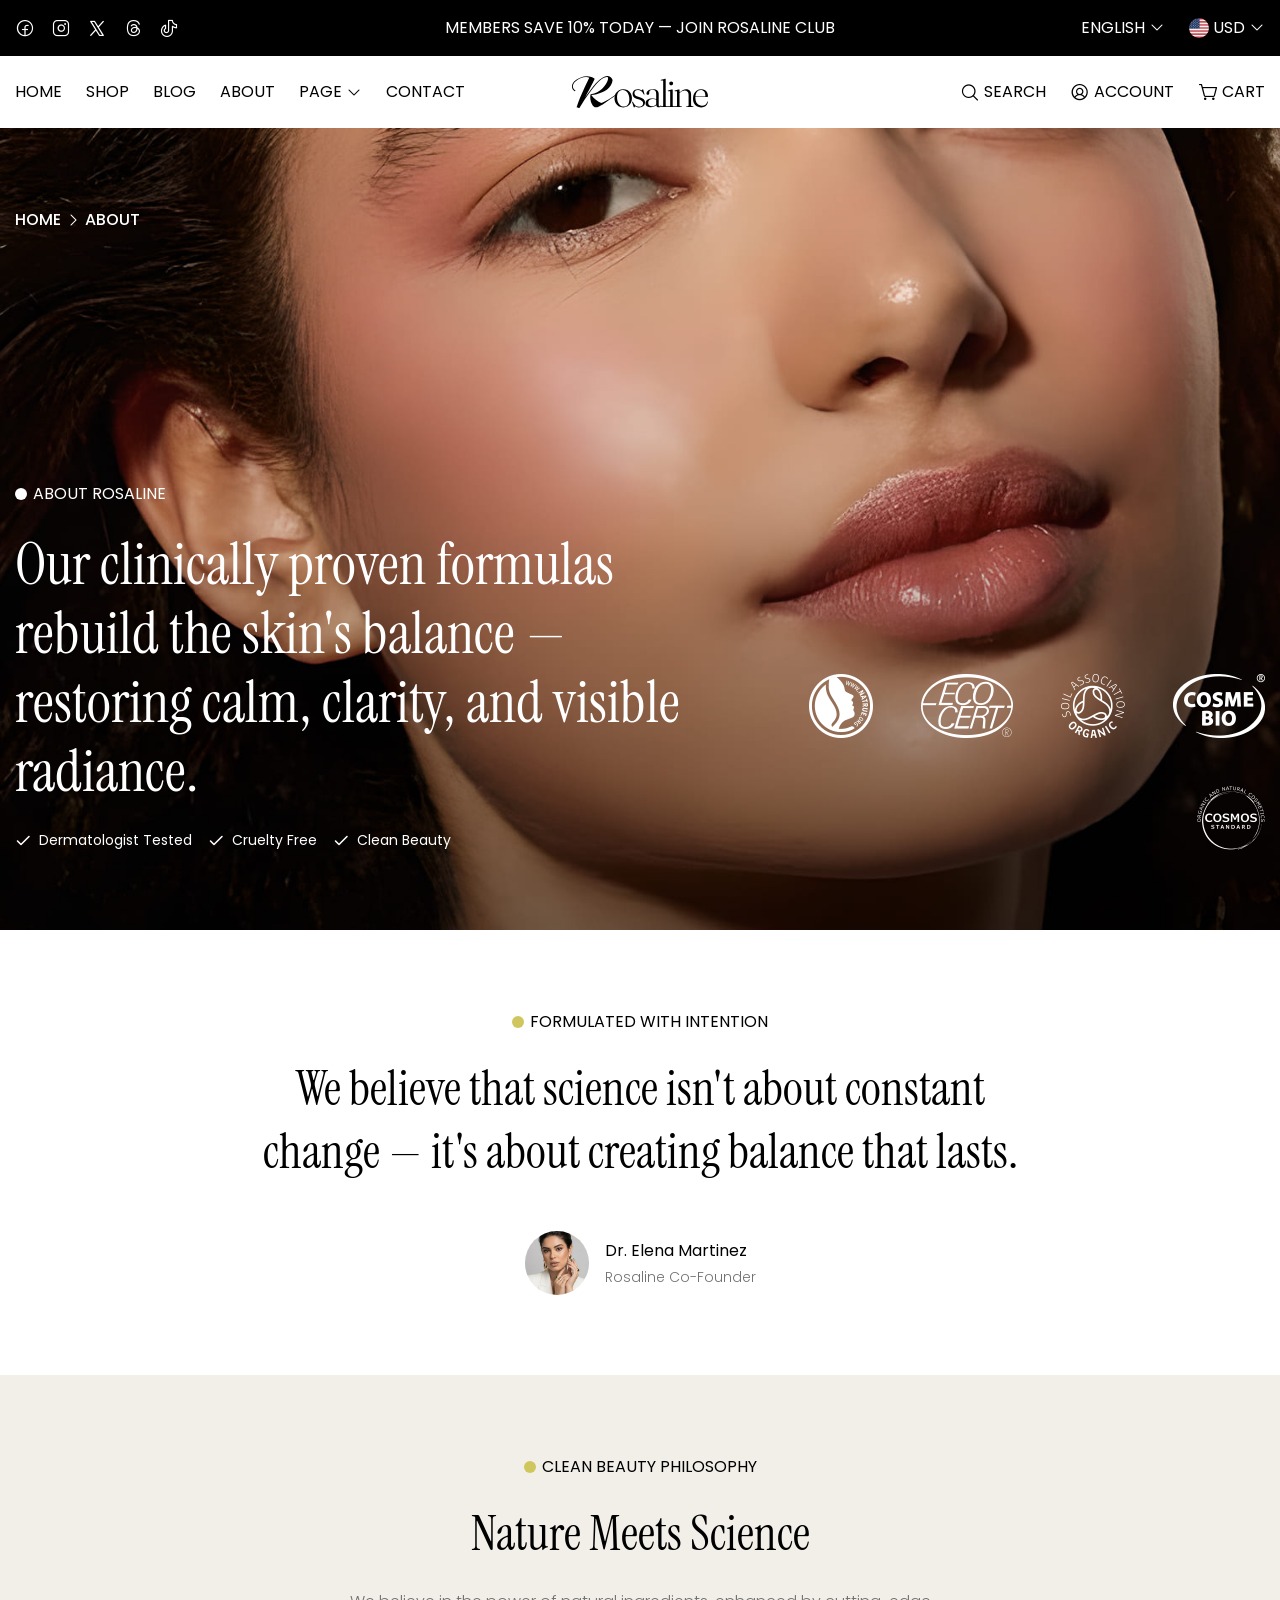
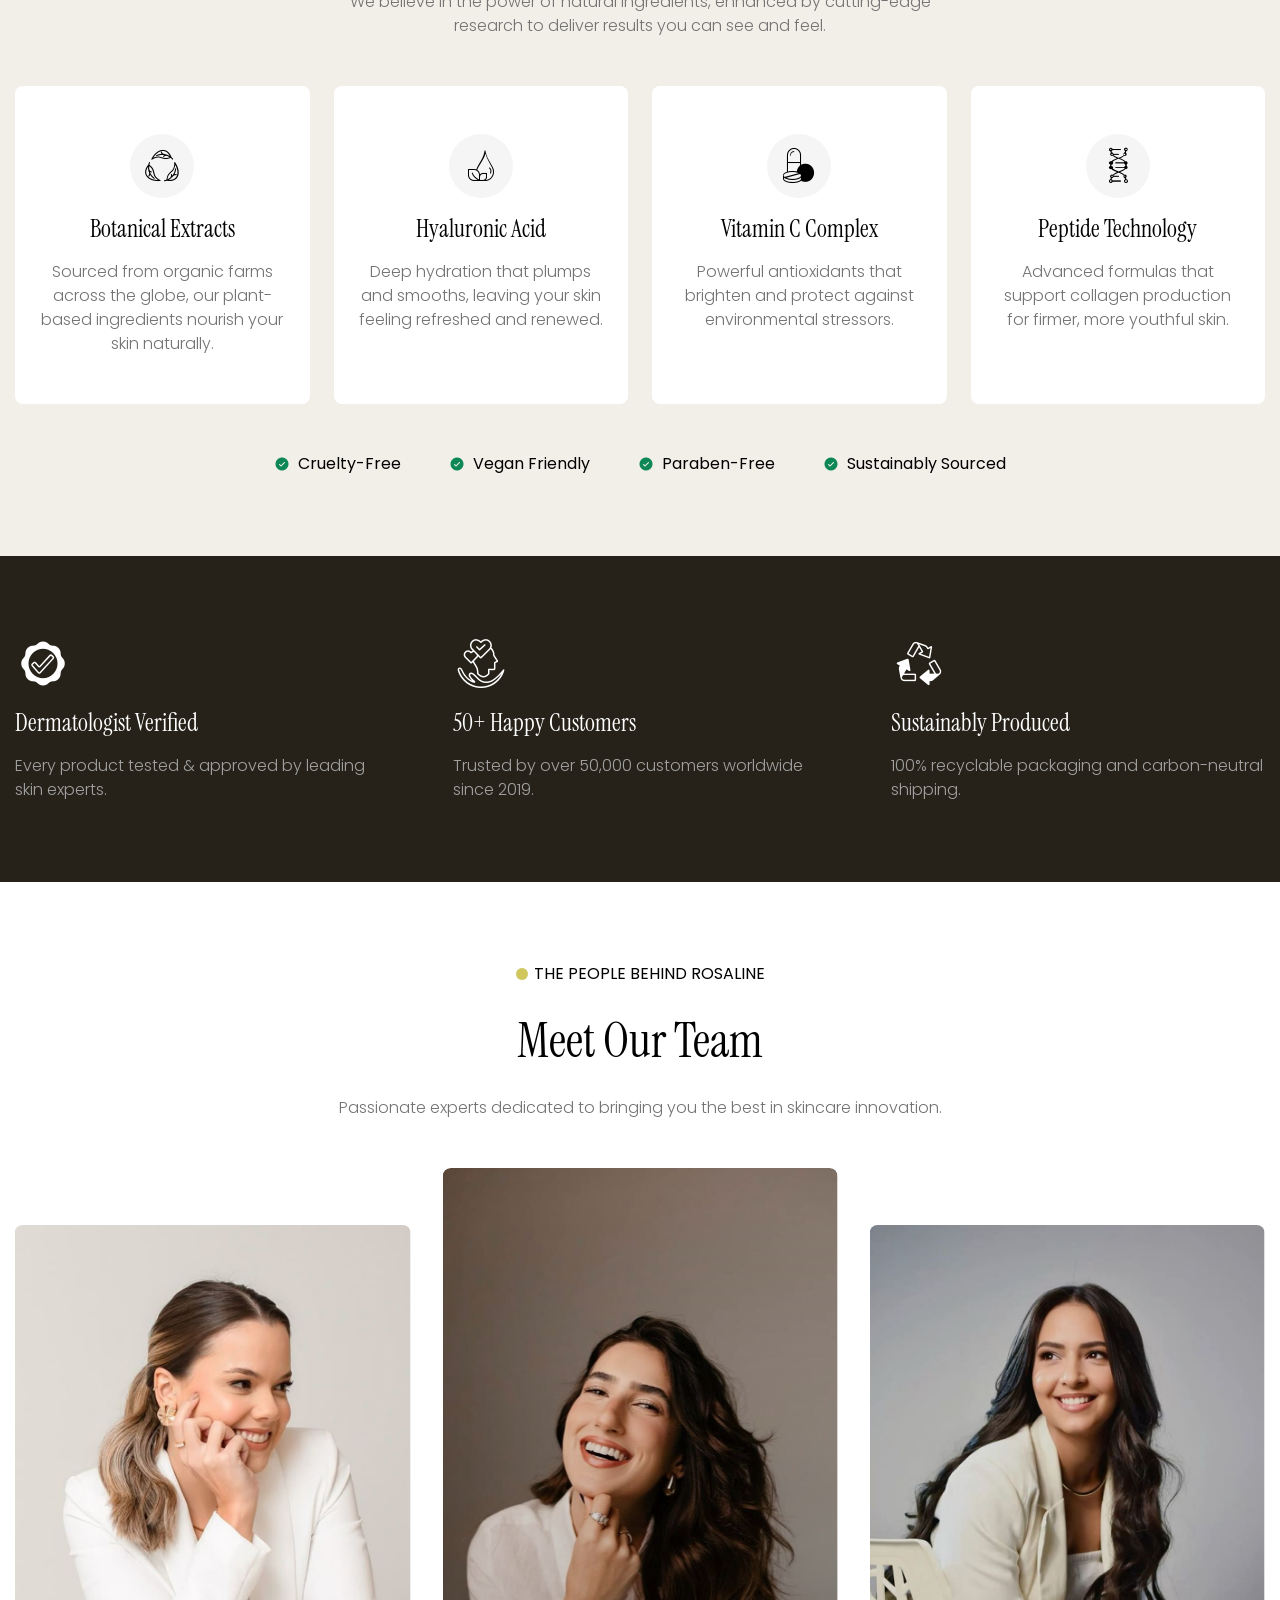
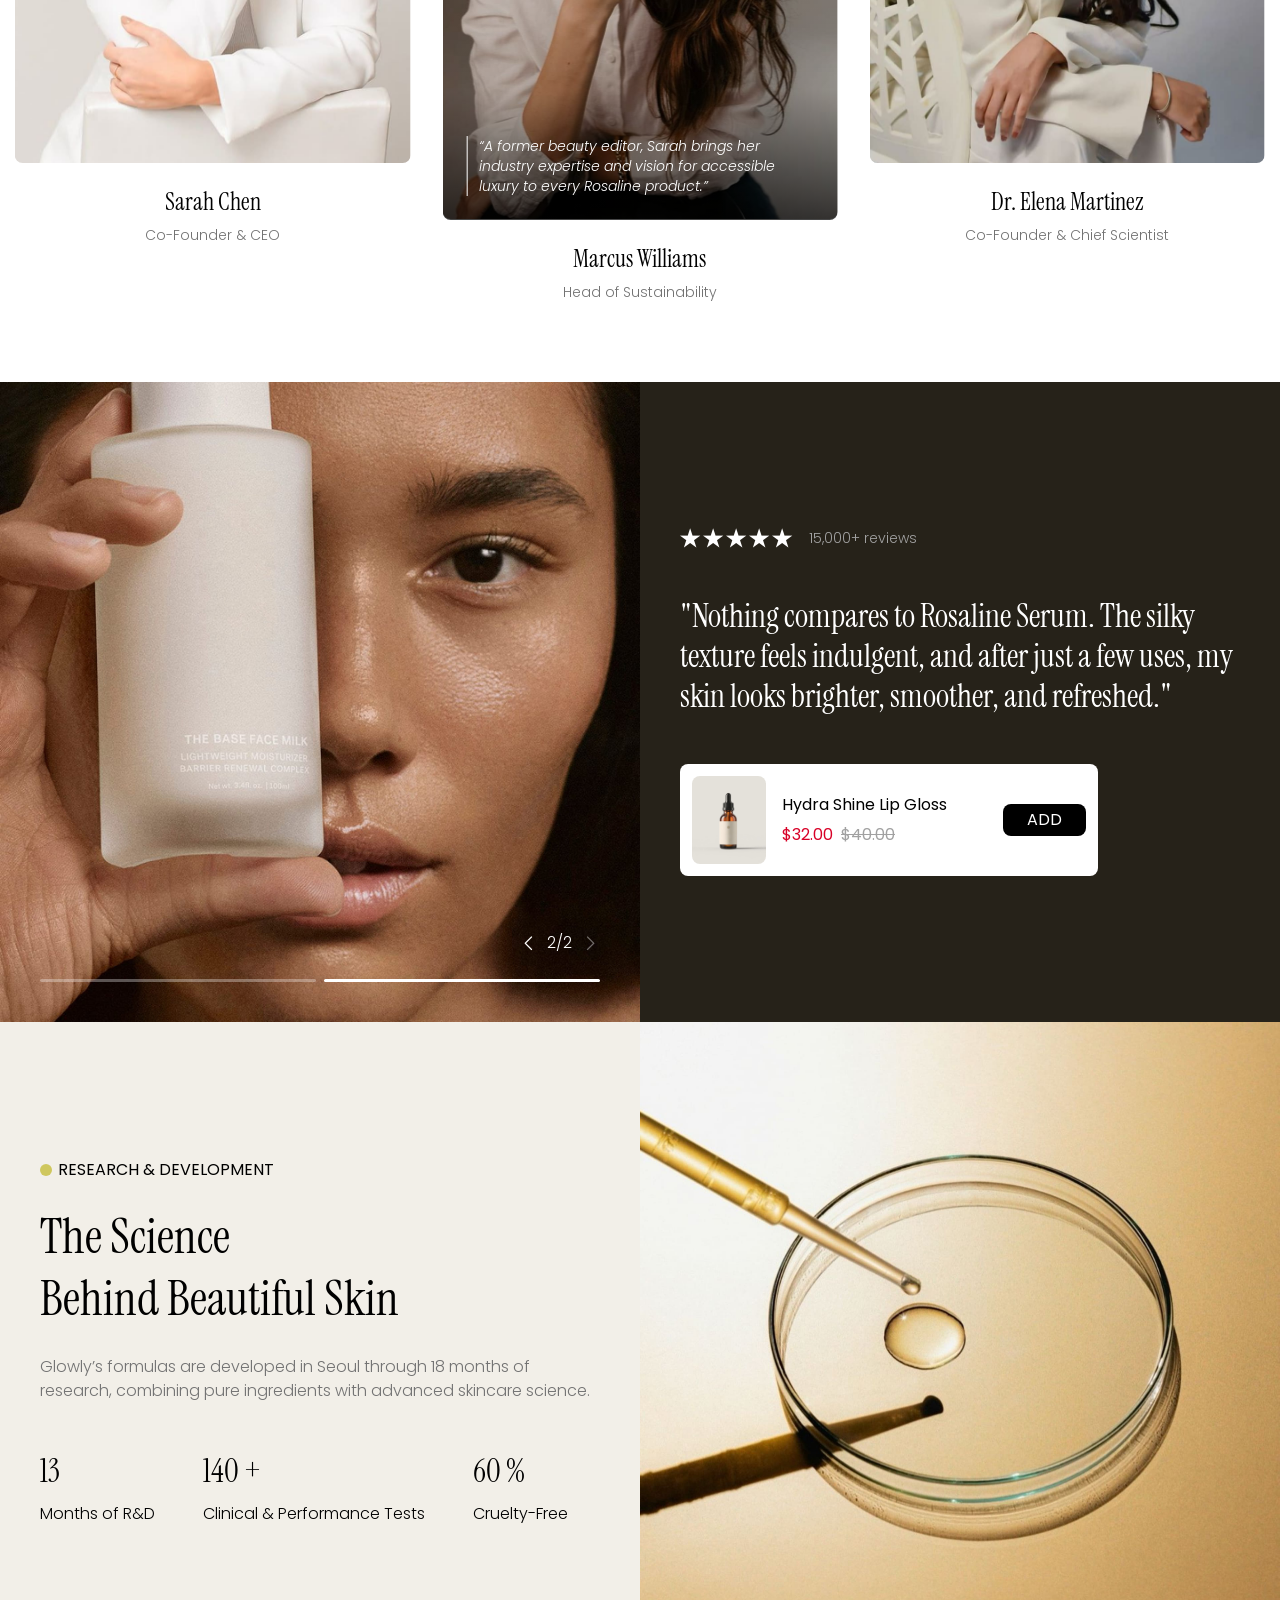
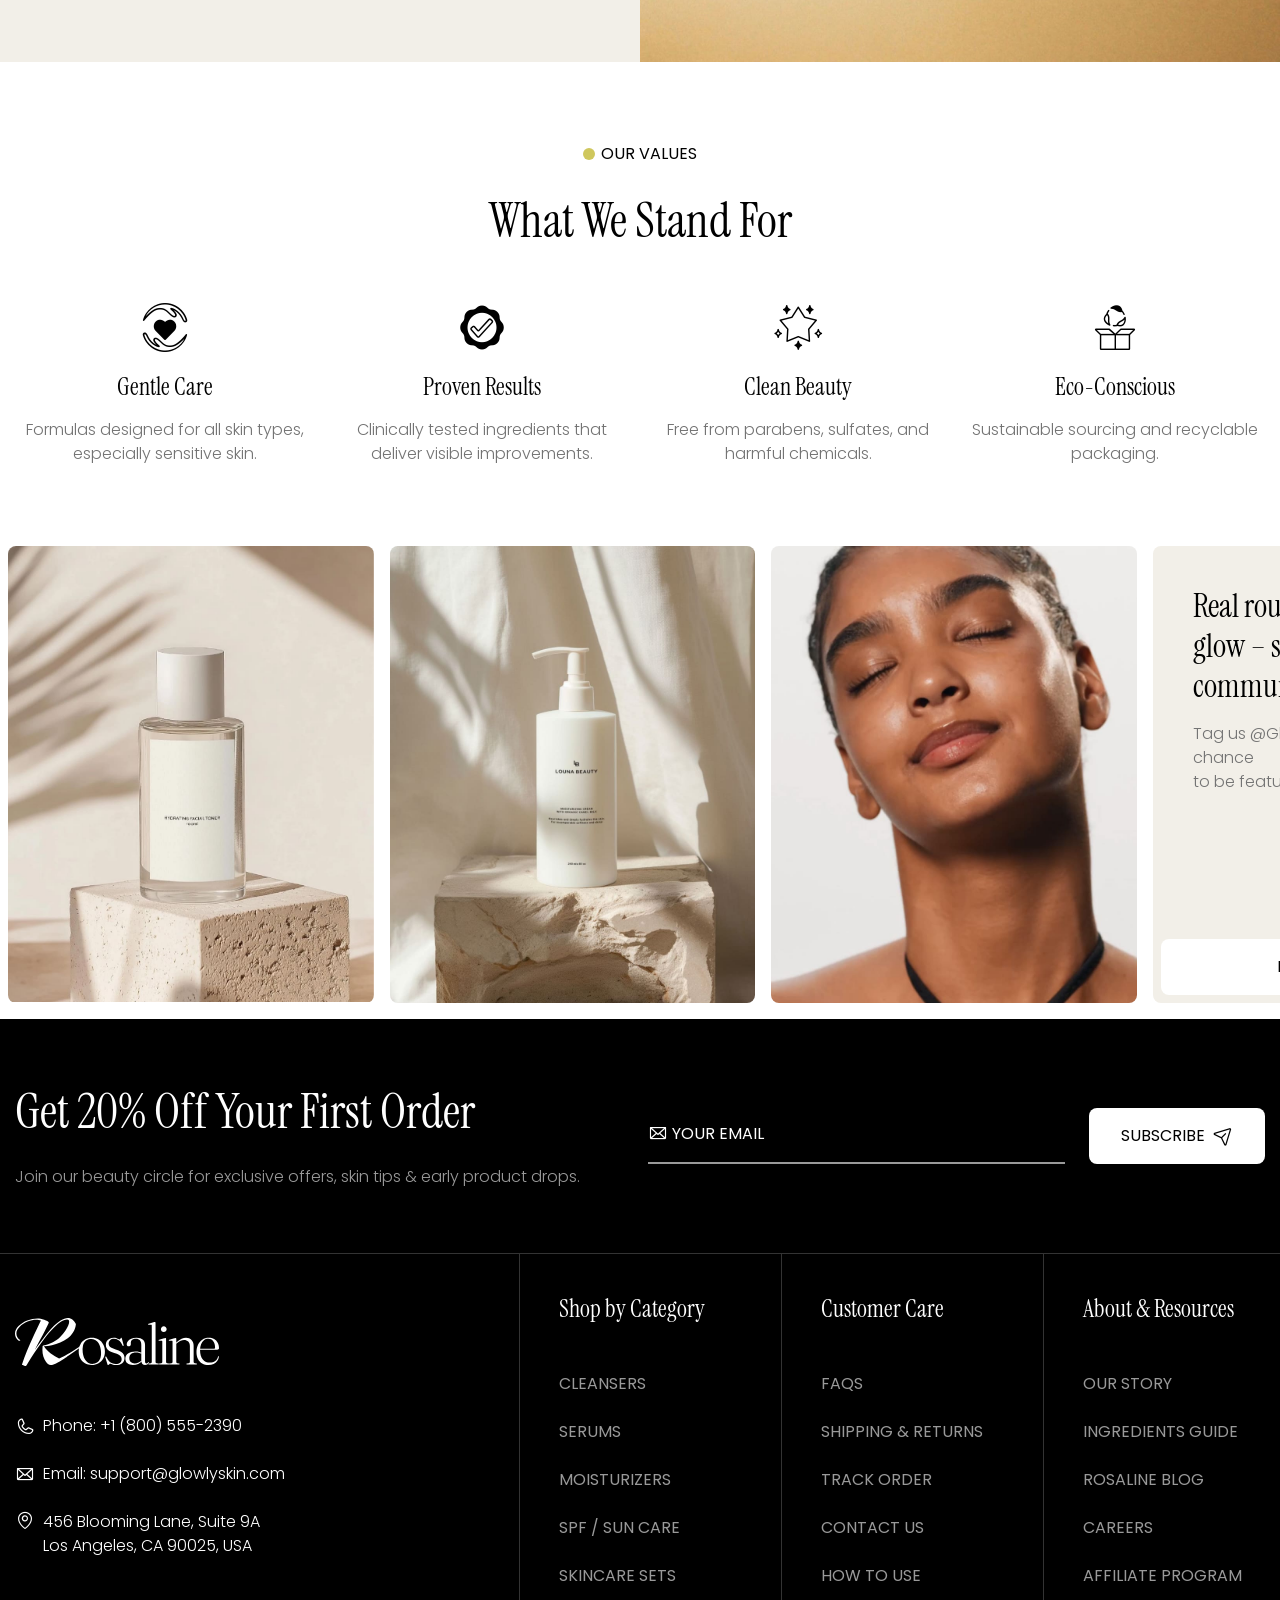
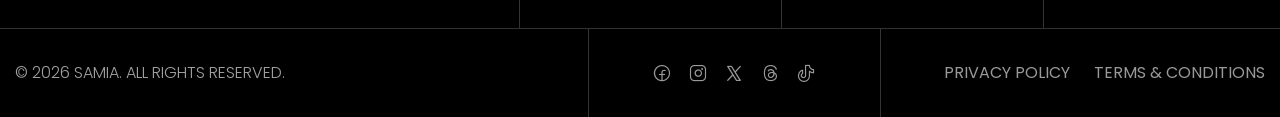
<file: about.html>
<!DOCTYPE html>

<!--[if IE 8]><html class="ie" xmlns="http://www.w3.org/1999/xhtml" xml:lang="en-US" lang="en-US"> <![endif]-->
<!--[if (gte IE 9)|!(IE)]><!-->
<html xmlns="http://www.w3.org/1999/xhtml" xml:lang="en-US" lang="en-US">
<!--<![endif]-->


<!-- Added by HTTrack --><meta http-equiv="content-type" content="text/html;charset=utf-8" /><!-- /Added by HTTrack -->
<head>
    <meta charset="utf-8">
    <title>Rosaline - Multipurpose eCommerce</title>
    <meta name="author" content="themesflat.com">
    <meta name="viewport" content="width=device-width, initial-scale=1, maximum-scale=1">
    <meta name="description"
        content="Themesflat Rosaline - A modern and elegant Multipurpose eCommerce HTML Template, perfect for online stores selling rings, necklaces, watches, and other accessories. SEO-optimized, fast-loading, and fully customizable.">

    <!-- font -->
    <link rel="stylesheet" href="assets/fonts/fonts.css">
    <link rel="stylesheet" href="assets/icon/icomoon/style.css">
    <!-- css -->
    <link rel="stylesheet" href="assets/css/bootstrap.min.css">
    <link rel="stylesheet" href="assets/css/swiper-bundle.min.css">
    <link rel="stylesheet" href="assets/css/animate.css">
    <link rel="stylesheet" type="text/css" href="assets/css/styles.css">

    <!-- Favicon and Touch Icons  -->
    <link rel="shortcut icon" href="assets/images/logo/favicon.png">
    <link rel="apple-touch-icon-precomposed" href="assets/images/logo/favicon.png">
</head>

<body>
    <!-- Scroll Top -->
    <button id="goTop">
        <span class="border-progress"></span>
        <span class="ic-wrap">
            <span class="icon icon-ArrowCaretUp"></span>
        </span>
    </button>
    <!-- /Scroll Top -->

    <!-- Preload -->
    <div class="preload preload-container" id="preload">
        <div class="preload-logo">
            <div class="spinner"></div>
        </div>
    </div>
    <!-- /Preload -->

    <main id="wrapper">
        <div class="menu-overlay-enabled" id="menu-overlay-enabled"></div>
        <!-- Topbar -->
        <div class="tf-topbar bg-black ssm-d-none">
            <div class="container">
                <div class="row align-items-center">
                    <div class="col-2 d-none d-xl-flex">
                        <div class="topbar-left">
                            <ul class="tf-list gap-16">
                                <li>
                                    <a href="https://www.facebook.com/" target="_blank" class="text-white fs-20 link">
                                        <i class="icon icon-LogoFacebook"></i>
                                    </a>
                                </li>
                                <li>
                                    <a href="https://www.instagram.com/" target="_blank" class="text-white fs-20 link">
                                        <i class="icon icon-LogoInstagram"></i>
                                    </a>
                                </li>
                                <li>
                                    <a href="https://x.com/" target="_blank" class="text-white fs-20 link">
                                        <i class="icon icon-LogoX"></i>
                                    </a>
                                </li>
                                <li>
                                    <a href="https://www.threads.com/" target="_blank" class="text-white fs-20 link">
                                        <i class="icon icon-LogoThread"></i>
                                    </a>
                                </li>
                                <li>
                                    <a href="https://www.tiktok.com/" target="_blank" class="text-white fs-20 link">
                                        <i class="icon icon-LogoTiktok"></i>
                                    </a>
                                </li>
                            </ul>
                        </div>
                    </div>
                    <div class="col-12 col-xl-8">
                        <div dir="ltr" class="swiper tf-swiper swiper-topbar" data-direction="vertical" data-auto="true"
                            data-loop="true" data-speed="1000">
                            <div class="swiper-wrapper">
                                <!-- slide 1 -->
                                <div class="swiper-slide">
                                    <p
                                        class="topbar-center text-white text-uppercase text-center fw-normal text-line-clamp-1">
                                        Free shipping on orders over $49! | Spring Beauty Sale - Up to 30% Off
                                    </p>
                                </div>
                                <!-- slide 2 -->
                                <div class="swiper-slide">
                                    <p
                                        class="topbar-center text-white text-uppercase text-center fw-normal text-line-clamp-1">
                                        Members Save 10% Today — Join Rosaline Club
                                    </p>
                                </div>
                            </div>
                        </div>
                    </div>
                    <div class="col-2 col-2 d-none d-xl-block">
                        <div class="tf-list justify-content-end">
                            <div class="tf-languages">
                                <select class="tf-dropdown-select style-default color-white type-languages">
                                    <option>ENGLISH</option>
                                    <option>VIETNAM</option>
                                    <option>简体中文</option>
                                    <option>اردو</option>
                                </select>
                            </div>
                            <div class="tf-currencies">
                                <select class="tf-dropdown-select style-default color-white type-currencies">
                                    <option selected data-thumbnail="assets/images/country/united-state.png">USD
                                    </option>
                                    <option data-thumbnail="assets/images/country/vietnam.png">VND</option>
                                </select>
                            </div>
                        </div>
                    </div>
                </div>
            </div>
        </div>
        <!-- /Topbar -->
        <!-- Header -->
        <header class="tf-header">
            <div class="header-inner">
                <div class="container">
                    <div class="row align-items-center">
                        <div class="col-4 col-lg-5">
                            <div class="header-left">
                                <div class="box-btn-open-menu d-flex">
                                    <a href="#mobileMenu" data-bs-toggle="offcanvas" class="d-xl-none">
                                        <i class="icon icon-OpenMenu fs-24"></i>
                                    </a>
                                </div>
                                <nav class="box-navigation d-none d-xl-block">
                                    <ul class="box-nav-menu">
                                        <li class="menu-item">
                                            <a href="index.html" class="item-link">
                                                <span class="text">HOME</span>
                                            </a>
                                        </li>
                                        <li class="menu-item">
                                            <a href="shop.html" class="item-link">
                                                <span class="text">SHOP</span>
                                            </a>
                                        </li>
                                        <li class="menu-item">
                                            <a href="blog.html" class="item-link">
                                                <span class="text">BLOG</span>
                                            </a>
                                        </li>
                                        <li class="menu-item">
                                            <a href="about.html" class="item-link">
                                                <span class="text">ABOUT</span>
                                            </a>
                                        </li>
                                        <li class="menu-item position-relative">
                                            <a href="#" class="item-link">
                                                <span class="text">
                                                    PAGE
                                                </span>
                                                <i class="icon icon-ArrowCaretDown"></i>
                                            </a>
                                            <div class="sub-menu sub-menu_v2">
                                                <ul class="sub-menu_list">
                                                    <li>
                                                        <a href="about.html" class="sub-menu_link">
                                                            <span class="text">About</span>
                                                        </a>
                                                    </li>
                                                    <li>
                                                        <a href="store.html" class="sub-menu_link">
                                                            <span class="text">Store</span>
                                                        </a>
                                                    </li>
                                                    <li>
                                                        <a href="cart.html" class="sub-menu_link">
                                                            <span class="text">Cart</span>
                                                        </a>
                                                    </li>
                                                    <li>
                                                        <a href="faq.html" class="sub-menu_link">
                                                            <span class="text">FAQs</span>
                                                        </a>
                                                    </li>
                                                </ul>
                                            </div>
                                        </li>
                                        <li class="menu-item">
                                            <a href="contact.html" class="item-link">
                                                <span class="text">CONTACT</span>
                                            </a>
                                        </li>
                                    </ul>
                                </nav>
                            </div>
                        </div>
                        <div class="col-4 col-lg-2">
                            <div class="header-center d-flex justify-content-center">
                                <a href="index.html" class="logo-site">
                                    <img loading="lazy" width="136" height="32" src="assets/images/logo/logo.svg"
                                        alt=" Image">
                                </a>
                            </div>
                        </div>
                        <div class="col-4 col-lg-5">
                            <div class="header-right">
                                <ul class="tf-list nav-icon-list justify-content-end">
                                    <li class="ssm-d-none">
                                        <a href="#modalSearch" data-bs-toggle="modal"
                                            class="nav-icon-item fw-normal is-text">
                                            <i class="icon icon-Search"></i>
                                            <span class="lg-d-none">
                                                SEARCH
                                            </span>
                                        </a>
                                    </li>
                                    <li>
                                        <a href="login.html" class="nav-icon-item fw-normal is-text">
                                            <i class="icon icon-UserCircle"></i>
                                            <span class="lg-d-none">
                                                ACCOUNT
                                            </span>
                                        </a>
                                    </li>
                                    <li>
                                        <a href="#shoppingCart" data-bs-toggle="offcanvas"
                                            class="nav-icon-item fw-normal is-text">
                                            <i class="icon icon-ShoppingCart"></i>
                                            <span class="lg-d-none">
                                                CART
                                            </span>
                                        </a>
                                    </li>
                                </ul>
                            </div>
                        </div>
                    </div>
                </div>
            </div>
        </header>
        <!-- /Header -->
        <!-- Hero About -->
        <section class="section-hero-about flat-spacing-4">
            <div class="about-image">
                <img loading="lazy" width="1920" height="952" src="assets/images/section/hero-about.jpg" alt="Image">
            </div>
            <div class="about-content">
                <div class="container-3">
                    <ul class="tf-breadcrumb text-white">
                        <li>
                            <a href="index.html" class="text-white link">
                                HOME
                            </a>
                        </li>
                        <li>
                            <i class="icon icon-ArrowCaretRight"></i>
                        </li>
                        <li>
                            ABOUT
                        </li>
                    </ul>
                    <div class="row gy-24 align-items-end">
                        <div class="col-md-8 col-xl-7">
                            <div class="col-left">
                                <p class="eyebrow-label text-white">
                                    <span class="br-dot bg-white"></span>
                                    ABOUT ROSALINE
                                </p>
                                <h2 class="title font-instrument_serif text-white">
                                    Our clinically proven formulas <br class="d-none d-xxl-block">
                                    rebuild the skin's balance — restoring <br class="d-none d-xxl-block">
                                    calm, clarity,
                                    and visible radiance.
                                </h2>
                                <ul class="tf-list gap-16 list-benefit text-white">
                                    <li>
                                        <i class="icon icon-Check"></i>
                                        <span class="fw-normal text-body-s">
                                            Dermatologist Tested
                                        </span>
                                    </li>
                                    <li>
                                        <i class="icon icon-Check"></i>
                                        <span class="fw-normal text-body-s">
                                            Cruelty Free
                                        </span>
                                    </li>
                                    <li>
                                        <i class="icon icon-Check"></i>
                                        <span class="fw-normal text-body-s">
                                            Clean Beauty
                                        </span>
                                    </li>
                                </ul>
                            </div>
                        </div>
                        <div class="col-md-4 col-xl-5">
                            <div class="col-right">
                                <ul class="tf-list list-badge flex-md-wrap justify-content-md-end">
                                    <li>
                                        <img loading="lazy" width="64" height="64" src="assets/images/brand/natural.png"
                                            alt="Image">
                                    </li>
                                    <li>
                                        <img loading="lazy" width="92" height="64" src="assets/images/brand/ecosert.png"
                                            alt="Image">
                                    </li>
                                    <li>
                                        <img loading="lazy" width="64" height="64" src="assets/images/brand/soilas.png"
                                            alt="Image">
                                    </li>
                                    <li>
                                        <img loading="lazy" width="92" height="64"
                                            src="assets/images/brand/cosmebio.png" alt="Image">
                                    </li>
                                    <li>
                                        <img loading="lazy" width="68" height="64" src="assets/images/brand/cosmos.png"
                                            alt="Image">
                                    </li>
                                </ul>
                            </div>
                        </div>
                    </div>
                </div>
            </div>
        </section>
        <!-- /Hero About -->
        <!-- Intention -->
        <div class="flat-spacing">
            <div class="container">
                <div class="sect-heading-v2">
                    <p class="eyebrow-label">
                        <span class="br-dot"></span>
                        FORMULATED WITH INTENTION
                    </p>
                    <h3 class="s-title font-instrument_serif">
                        We believe that science isn't about constant <br class="d-none d-lg-block">
                        change — it's about creating balance that lasts.
                    </h3>
                </div>
                <div class="wg-box-author justify-content-center">
                    <div class="author-image">
                        <img loading="lazy" width="64" height="64" src="assets/images/avatar/avt-4.jpg" alt="Image">
                    </div>
                    <div class="author-info">
                        <a href="#" class="info_name fw-normal link-underline mb-4">Dr. Elena Martinez</a>
                        <p class="info_duty text-body-s cl-text-5">
                            Rosaline Co-Founder
                        </p>
                    </div>
                </div>
            </div>
        </div>
        <!-- /Intention -->
        <!-- Science -->
        <div class="section-science flat-spacing bg-main">
            <div class="container">
                <div class="sect-heading-v2 space-1">
                    <p class="eyebrow-label">
                        <span class="br-dot"></span>
                        CLEAN BEAUTY PHILOSOPHY
                    </p>
                    <h3 class="s-title font-instrument_serif">
                        Nature Meets Science
                    </h3>
                    <p class="s-desc cl-text-5">
                        We believe in the power of natural ingredients, enhanced by cutting-edge <br
                            class="d-none d-sm-block">
                        research to deliver results you can see and feel.
                    </p>
                </div>
                <div dir="ltr" class="swiper tf-swiper swiper-box-icon" data-preview="4" data-tablet="3"
                    data-mobile-sm="2" data-mobile="1" data-space-lg="24" data-space-md="20" data-space="16"
                    data-pagination="1" data-pagination-sm="2" data-pagination-md="3" data-pagination-lg="4">
                    <div class="swiper-wrapper">
                        <!-- slide 1 -->
                        <div class="swiper-slide">
                            <div class="box-icon_V02">
                                <span class="ic-wrap">
                                    <i class="icon icon-RecycleLeaf"></i>
                                </span>
                                <a href="#" class="title h6 font-instrument_serif link-underline">
                                    Botanical Extracts
                                </a>
                                <p class="desc cl-text-5">
                                    Sourced from organic farms across the globe, our plant-based ingredients nourish
                                    your skin naturally.
                                </p>
                            </div>
                        </div>
                        <!-- slide 2 -->
                        <div class="swiper-slide">
                            <div class="box-icon_V02">
                                <span class="ic-wrap">
                                    <i class="icon icon-WaterDropLeaf"></i>
                                </span>
                                <a href="#" class="title h6 font-instrument_serif link-underline">
                                    Hyaluronic Acid
                                </a>
                                <p class="desc cl-text-5">
                                    Deep hydration that plumps and smooths, leaving your skin feeling refreshed and
                                    renewed.
                                </p>
                            </div>
                        </div>
                        <!-- slide 3 -->
                        <div class="swiper-slide">
                            <div class="box-icon_V02">
                                <span class="ic-wrap">
                                    <i class="icon icon-PainKiller"></i>
                                </span>
                                <a href="#" class="title h6 font-instrument_serif link-underline">
                                    Vitamin C Complex
                                </a>
                                <p class="desc cl-text-5">
                                    Powerful antioxidants that brighten and protect against environmental stressors.
                                </p>
                            </div>
                        </div>
                        <!-- slide 4 -->
                        <div class="swiper-slide">
                            <div class="box-icon_V02">
                                <span class="ic-wrap">
                                    <i class="icon icon-DNA"></i>
                                </span>
                                <a href="#" class="title h6 font-instrument_serif link-underline">
                                    Peptide Technology
                                </a>
                                <p class="desc cl-text-5">
                                    Advanced formulas that support collagen production for firmer, more youthful skin.
                                </p>
                            </div>
                        </div>
                    </div>
                    <div class="sw-line-default tf-sw-pagination"></div>
                </div>
                <ul class="tf-list fw-normal justify-content-center">
                    <li>
                        <i class="icon icon-CheckCircleFill"></i>
                        Cruelty-Free
                    </li>
                    <li>
                        <i class="icon icon-CheckCircleFill"></i>
                        Vegan Friendly
                    </li>
                    <li>
                        <i class="icon icon-CheckCircleFill"></i>
                        Paraben-Free
                    </li>
                    <li>
                        <i class="icon icon-CheckCircleFill"></i>
                        Sustainably Sourced
                    </li>
                </ul>
            </div>
        </div>
        <!-- /Science -->
        <!-- Box Icon -->
        <div class="flat-spacing bg-main-4">
            <div class="container">
                <div dir="ltr" class="swiper tf-swiper" data-preview="3" data-tablet="3" data-mobile-sm="2"
                    data-mobile="1" data-space-lg="64" data-space-md="30" data-space="16" data-pagination="1"
                    data-pagination-sm="2" data-pagination-md="3" data-pagination-lg="3">
                    <div class="swiper-wrapper">
                        <!-- slide 1 -->
                        <div class="swiper-slide">
                            <div class="box-icon_V01 text-sm-start">
                                <span class="icon text-white">
                                    <i class="icon-Warranty"></i>
                                </span>
                                <div class="content">
                                    <p class="title font-instrument_serif h6 text-white">
                                        Dermatologist Verified
                                    </p>
                                    <p class="desc cl-text-6">
                                        Every product tested & approved by leading skin experts.
                                    </p>
                                </div>
                            </div>
                        </div>
                        <!-- slide 2 -->
                        <div class="swiper-slide">
                            <div class="box-icon_V01 text-sm-start">
                                <span class="icon text-white">
                                    <i class="icon-Mindfullness"></i>
                                </span>
                                <div class="content">
                                    <p class="title font-instrument_serif h6 text-white">
                                        50+ Happy Customers
                                    </p>
                                    <p class="desc cl-text-6">
                                        Trusted by over 50,000 customers worldwide since 2019.
                                    </p>
                                </div>
                            </div>
                        </div>
                        <!-- slide 3 -->
                        <div class="swiper-slide">
                            <div class="box-icon_V01 text-sm-start">
                                <span class="icon text-white">
                                    <i class="icon-Recycle"></i>
                                </span>
                                <div class="content">
                                    <p class="title font-instrument_serif h6 text-white">
                                        Sustainably Produced
                                    </p>
                                    <p class="desc cl-text-6">
                                        100% recyclable packaging and carbon-neutral shipping.
                                    </p>
                                </div>
                            </div>
                        </div>
                    </div>
                    <div class="sw-line-default style-3 tf-sw-pagination"></div>
                </div>
            </div>
        </div>
        <!-- /Box Icon -->
        <!-- Team -->
        <section class="flat-spacing">
            <div class="container">
                <div class="sect-heading-v2 space-1">
                    <p class="eyebrow-label">
                        <span class="br-dot"></span>
                        THE PEOPLE BEHIND ROSALINE
                    </p>
                    <h3 class="s-title font-instrument_serif">
                        Meet Our Team
                    </h3>
                    <p class="s-desc cl-text-5">
                        Passionate experts dedicated to bringing you the best in skincare innovation.
                    </p>
                </div>
                <div dir="ltr" class="swiper tf-swiper swiper-member" data-preview="3" data-tablet="3"
                    data-mobile-sm="2" data-mobile="1.3" data-space-xxl="64" data-space-lg="32" data-space-md="8"
                    data-space="0" data-loop="true" data-init="2" data-center="true">
                    <div class="swiper-wrapper">
                        <!-- slide 1 -->
                        <div class="swiper-slide">
                            <div class="card-member">
                                <div class="member-image">
                                    <img loading="lazy" width="437" height="651" src="assets/images/team/team-1.jpg"
                                        alt="Image">
                                    <p class="member_text text-body-s fst-italic text-white">
                                        “A former beauty editor, Sarah brings her industry expertise and vision for
                                        accessible luxury to every Rosaline product.”
                                    </p>
                                </div>
                                <div class="member-infor text-center">
                                    <p class="infor_name h6 font-instrument_serif mb-8">
                                        Dr. Elena Martinez
                                    </p>
                                    <p class="text-body-s cl-text-5">
                                        Co-Founder & Chief Scientist
                                    </p>
                                </div>
                            </div>
                        </div>
                        <!-- slide 2 -->
                        <div class="swiper-slide">
                            <div class="card-member">
                                <div class="member-image">
                                    <img loading="lazy" width="437" height="651" src="assets/images/team/team-2.jpg"
                                        alt="Image">
                                    <p class="member_text text-body-s fst-italic text-white">
                                        “A former beauty editor, Sarah brings her industry expertise and vision for
                                        accessible luxury to every Rosaline product.”
                                    </p>
                                </div>
                                <div class="member-infor text-center">
                                    <p class="infor_name h6 font-instrument_serif mb-8">
                                        Sarah Chen
                                    </p>
                                    <p class="text-body-s cl-text-5">
                                        Co-Founder & CEO
                                    </p>
                                </div>
                            </div>
                        </div>
                        <!-- slide 3 -->
                        <div class="swiper-slide">
                            <div class="card-member">
                                <div class="member-image">
                                    <img loading="lazy" width="437" height="651" src="assets/images/team/team-3.jpg"
                                        alt="Image">
                                    <p class="member_text text-body-s fst-italic text-white">
                                        “A former beauty editor, Sarah brings her industry expertise and vision for
                                        accessible luxury to every Rosaline product.”
                                    </p>
                                </div>
                                <div class="member-infor text-center">
                                    <p class="infor_name h6 font-instrument_serif mb-8">
                                        Marcus Williams
                                    </p>
                                    <p class="text-body-s cl-text-5">
                                        Head of Sustainability
                                    </p>
                                </div>
                            </div>
                        </div>
                        <!-- slide 1 -->
                        <div class="swiper-slide">
                            <div class="card-member">
                                <div class="member-image">
                                    <img loading="lazy" width="437" height="651" src="assets/images/team/team-1.jpg"
                                        alt="Image">
                                    <p class="member_text text-body-s fst-italic text-white">
                                        “A former beauty editor, Sarah brings her industry expertise and vision for
                                        accessible luxury to every Rosaline product.”
                                    </p>
                                </div>
                                <div class="member-infor text-center">
                                    <p class="infor_name h6 font-instrument_serif mb-8">
                                        Dr. Elena Martinez
                                    </p>
                                    <p class="text-body-s cl-text-5">
                                        Co-Founder & Chief Scientist
                                    </p>
                                </div>
                            </div>
                        </div>
                        <!-- slide 2 -->
                        <div class="swiper-slide">
                            <div class="card-member">
                                <div class="member-image">
                                    <img loading="lazy" width="437" height="651" src="assets/images/team/team-2.jpg"
                                        alt="Image">
                                    <p class="member_text text-body-s fst-italic text-white">
                                        “A former beauty editor, Sarah brings her industry expertise and vision for
                                        accessible luxury to every Rosaline product.”
                                    </p>
                                </div>
                                <div class="member-infor text-center">
                                    <p class="infor_name h6 font-instrument_serif mb-8">
                                        Sarah Chen
                                    </p>
                                    <p class="text-body-s cl-text-5">
                                        Co-Founder & CEO
                                    </p>
                                </div>
                            </div>
                        </div>
                        <!-- slide 3 -->
                        <div class="swiper-slide">
                            <div class="card-member">
                                <div class="member-image">
                                    <img loading="lazy" width="437" height="651" src="assets/images/team/team-3.jpg"
                                        alt="Image">
                                    <p class="member_text text-body-s fst-italic text-white">
                                        “A former beauty editor, Sarah brings her industry expertise and vision for
                                        accessible luxury to every Rosaline product.”
                                    </p>
                                </div>
                                <div class="member-infor text-center">
                                    <p class="infor_name h6 font-instrument_serif mb-8">
                                        Marcus Williams
                                    </p>
                                    <p class="text-body-s cl-text-5">
                                        Head of Sustainability
                                    </p>
                                </div>
                            </div>
                        </div>
                    </div>
                    <!-- <div class="sw-dot-default tf-sw-pagination"></div> -->
                </div>
            </div>
        </section>
        <!-- /Team -->
        <!-- Testimonial -->
        <div class="section-testimonial-thumb-2 swiper-thumbs-wrap bg-main-4">
            <div class="image-left">
                <div dir="ltr" class="swiper sw-thumbs_main">
                    <div class="swiper-wrapper">
                        <!-- slide 1 -->
                        <div class="swiper-slide">
                            <div class="main-image">
                                <img loading="lazy" width="960" height="960"
                                    src="assets/images/section/tesimonial-1.jpg" alt="Image">
                            </div>
                        </div>
                        <!-- slide 2 -->
                        <div class="swiper-slide">
                            <div class="main-image">
                                <img loading="lazy" width="960" height="960"
                                    src="assets/images/section/tesimonial-1.jpg" alt="Image">
                            </div>
                        </div>
                    </div>
                    <div class="group-direc">
                        <div class="group-nav text-white">
                            <div class="d-flex fs-20 nav-prev-swiper">
                                <i class="icon icon-ArrowCaretLeft"></i>
                            </div>
                            <div class="pagination-text"> 1/2</div>
                            <div class="d-flex fs-20 nav-next-swiper">
                                <i class="icon icon-ArrowCaretRight"></i>
                            </div>
                        </div>
                        <div class="sw-line-default style-2 style-white tf-sw-pagination"></div>
                    </div>
                </div>
            </div>
            <div class="tes-right">
                <div dir="ltr" class="swiper sw-thumbs_sub">
                    <div class="swiper-wrapper">
                        <!-- slide 1 -->
                        <div class="swiper-slide">
                            <div class="box-testimonial">
                                <div class="tes-rate">
                                    <div class="star-wrap fs-20 text-white">
                                        <i class="icon icon-Star-Sharp"></i>
                                        <i class="icon icon-Star-Sharp"></i>
                                        <i class="icon icon-Star-Sharp"></i>
                                        <i class="icon icon-Star-Sharp"></i>
                                        <i class="icon icon-Star-Sharp"></i>
                                    </div>
                                    <span class="text-body-s cl-text-6">
                                        15,000+ reviews
                                    </span>
                                </div>
                                <h5 class="tes-text font-instrument_serif text-white lh-xl-40">
                                    "Nothing compares to Rosaline Serum. The silky texture feels indulgent, and after
                                    just a
                                    few uses, my skin looks brighter, smoother, and refreshed."
                                </h5>
                                <div class="tes-product">
                                    <div class="prd-image">
                                        <img loading="lazy" width="74" height="88"
                                            src="assets/images/product/product-13.jpg" alt="Image">
                                    </div>
                                    <div class="prd-content">
                                        <div class="prd_info">
                                            <a href="product-detail.html" class="info__name fw-normal link-underline">
                                                Hydra Shine Lip Gloss
                                            </a>
                                            <div class="price-wrap">
                                                <span class="price-new fw-normal text-primary">$32.00</span>
                                                <span class="price-old fw-normal cl-text-6">$40.00</span>
                                            </div>
                                        </div>
                                        <a href="#shoppingCart" data-bs-toggle="offcanvas" class="tf-btn type-3">
                                            ADD
                                        </a>
                                    </div>
                                </div>
                            </div>
                        </div>
                        <!-- slide 2 -->
                        <div class="swiper-slide">
                            <div class="box-testimonial">
                                <div class="tes-rate">
                                    <div class="star-wrap fs-20 text-white">
                                        <i class="icon icon-Star-Sharp"></i>
                                        <i class="icon icon-Star-Sharp"></i>
                                        <i class="icon icon-Star-Sharp"></i>
                                        <i class="icon icon-Star-Sharp"></i>
                                        <i class="icon icon-Star-Sharp"></i>
                                    </div>
                                    <span class="text-body-s cl-text-6">
                                        15,000+ reviews
                                    </span>
                                </div>
                                <h5 class="tes-text font-instrument_serif text-white lh-xl-40">
                                    "Nothing compares to Rosaline Serum. The silky texture feels indulgent, and after
                                    just a
                                    few uses, my skin looks brighter, smoother, and refreshed."
                                </h5>
                                <div class="tes-product">
                                    <div class="prd-image">
                                        <img loading="lazy" width="74" height="88"
                                            src="assets/images/product/product-13.jpg" alt="Image">
                                    </div>
                                    <div class="prd-content">
                                        <div class="prd_info">
                                            <a href="product-detail.html" class="info__name fw-normal link-underline">
                                                Hydra Shine Lip Gloss
                                            </a>
                                            <div class="price-wrap">
                                                <span class="price-new fw-normal text-primary">$32.00</span>
                                                <span class="price-old fw-normal cl-text-6">$40.00</span>
                                            </div>
                                        </div>
                                        <a href="#shoppingCart" data-bs-toggle="offcanvas" class="tf-btn type-3">
                                            ADD
                                        </a>
                                    </div>
                                </div>
                            </div>
                        </div>
                    </div>
                    <!-- <div class="sw-dot-default tf-sw-pagination"></div> -->
                </div>
            </div>
        </div>
        <!-- /Testimonial -->
        <!-- Research & Develop -->
        <div class="section-split section-research">
            <div class="col-media order-md-1">
                <img loading="lazy" width="960" height="960" src="assets/images/section/our-value.jpg" alt="Image">
            </div>
            <div class="col-content bg-main order-md-0">
                <div class="sect-heading-v2 start">
                    <p class="eyebrow-label">
                        <span class="br-dot"></span>
                        RESEARCH & DEVELOPMENT
                    </p>
                    <h3 class="s-title font-instrument_serif">
                        The Science <br>
                        Behind Beautiful Skin
                    </h3>
                    <p class="s-desc cl-text-5">
                        Glowly’s formulas are developed in Seoul through 18 months of research,
                        combining pure ingredients with advanced skincare science.
                    </p>
                </div>
                <ul class="tf-list flex-wrap">
                    <li class="flex-column">
                        <div class="h5 font-instrument_serif view-counter mb-10">
                            <span class="number" data-to="18" data-speed="1000">0</span>
                        </div>
                        <p>Months of R&D</p>
                    </li>
                    <li class="flex-column">
                        <div class="h5 font-instrument_serif view-counter mb-10">
                            <span class="number" data-to="200" data-speed="1000">0</span>
                            +
                        </div>
                        <p>Clinical & Performance Tests</p>
                    </li>
                    <li class="flex-column">
                        <div class="h5 font-instrument_serif view-counter mb-10">
                            <span class="number" data-to="100" data-speed="1000">0</span>
                            %
                        </div>
                        <p>Cruelty-Free</p>
                    </li>
                </ul>
            </div>
        </div>
        <!-- /Research & Develop -->
        <!-- Our Value -->
        <div class="flat-spacing">
            <div class="container">
                <div class="sect-heading-v2 space-1">
                    <p class="eyebrow-label">
                        <span class="br-dot"></span>
                        OUR VALUES
                    </p>
                    <h3 class="s-title font-instrument_serif">
                        What We Stand For
                    </h3>
                </div>
                <div dir="ltr" class="swiper tf-swiper" data-preview="4" data-tablet="3" data-mobile-sm="2"
                    data-mobile="1" data-space="16" data-pagination="1" data-pagination-sm="2" data-pagination-md="3"
                    data-pagination-lg="4">
                    <div class="swiper-wrapper">
                        <!-- slide 1 -->
                        <div class="swiper-slide">
                            <div class="box-icon_V01">
                                <span class="icon">
                                    <i class="icon-CareCrue"></i>
                                </span>
                                <div class="content">
                                    <p class="title font-instrument_serif h6">
                                        Gentle Care
                                    </p>
                                    <p class="desc cl-text-5">
                                        Formulas designed for all skin types, especially sensitive skin.
                                    </p>
                                </div>
                            </div>
                        </div>
                        <!-- slide 2 -->
                        <div class="swiper-slide">
                            <div class="box-icon_V01">
                                <span class="icon">
                                    <i class="icon-Warranty"></i>
                                </span>
                                <div class="content">
                                    <p class="title font-instrument_serif h6">
                                        Proven Results
                                    </p>
                                    <p class="desc cl-text-5">
                                        Clinically tested ingredients that deliver visible improvements.
                                    </p>
                                </div>
                            </div>
                        </div>
                        <!-- slide 3 -->
                        <div class="swiper-slide">
                            <div class="box-icon_V01">
                                <span class="icon">
                                    <i class="icon-StarSparkle"></i>
                                </span>
                                <div class="content">
                                    <p class="title font-instrument_serif h6">
                                        Clean Beauty
                                    </p>
                                    <p class="desc cl-text-5">
                                        Free from parabens, sulfates, and harmful chemicals.
                                    </p>
                                </div>
                            </div>
                        </div>
                        <!-- slide 4 -->
                        <div class="swiper-slide">
                            <div class="box-icon_V01">
                                <span class="icon">
                                    <i class="icon-EcoFriendlyPackage"></i>
                                </span>
                                <div class="content">
                                    <p class="title font-instrument_serif h6">
                                        Eco-Conscious
                                    </p>
                                    <p class="desc cl-text-5">
                                        Sustainable sourcing and recyclable packaging.
                                    </p>
                                </div>
                            </div>
                        </div>
                    </div>
                    <div class="sw-line-default tf-sw-pagination"></div>
                </div>
            </div>
        </div>
        <!-- /Our Value -->
        <!-- Gallery -->
        <div class="mb-16">
            <div class="infiniteSlide-gallery">
                <div class="infiniteSlide infiniteSlide-wrapper" data-clone="2" data-speed="100">
                    <!-- Clone 1 -->
                    <div class="infiniteSlide-item">
                        <div class="gallery-v01">
                            <a href="https://www.instagram.com/" target="_blank" class="gallery-icon hover-tooltip">
                                <i class="icon icon-LogoInstagram"></i>
                                <span class="tooltip">Instagram</span>
                            </a>
                            <div class="gallery-image">
                                <img class="wow fadeZoomOut" width="469" height="585"
                                    src="assets/images/gallery/gallery-1.jpg" alt="Image">
                            </div>
                        </div>
                    </div>
                    <div class="infiniteSlide-item">
                        <div class="gallery-v01">
                            <a href="https://www.instagram.com/" target="_blank" class="gallery-icon hover-tooltip">
                                <i class="icon icon-LogoInstagram"></i>
                                <span class="tooltip">Instagram</span>
                            </a>
                            <div class="gallery-image">
                                <img width="469" height="585" src="assets/images/gallery/gallery-2.jpg" alt="Image">
                            </div>
                        </div>
                    </div>
                    <div class="infiniteSlide-item">
                        <div class="gallery-v01">
                            <a href="https://www.instagram.com/" target="_blank" class="gallery-icon hover-tooltip">
                                <i class="icon icon-LogoInstagram"></i>
                                <span class="tooltip">Instagram</span>
                            </a>
                            <div class="gallery-image">
                                <img width="469" height="585" src="assets/images/gallery/gallery-3.jpg" alt="Image">
                            </div>
                        </div>
                    </div>
                    <div class="infiniteSlide-item">
                        <div class="gallery-v01 style-3">
                            <div class="gallery-image">
                                <img width="469" height="585" src="assets/images/gallery/gallery-1.jpg" alt="Image">
                            </div>
                            <div class="gallery-content">
                                <h5 class="gallery_name font-instrument_serif lh-xl-40">
                                    Real routines, natural <br class="d-none d-md-block">
                                    glow – shared by our community.
                                </h5>
                                <p class="gallery_desc cl-text-5">
                                    Tag us @GlowlyEssence for a chance <br class="d-none d-md-block">
                                    to be featured!
                                </p>
                                <a href="https://www.instagram.com/" target="_blank"
                                    class="tf-btn btn-white w-100 mt-auto">
                                    Follow Us
                                    <i class="icon icon-LogoInstagram"></i>
                                </a>
                            </div>
                        </div>
                    </div>
                    <div class="infiniteSlide-item">
                        <div class="gallery-v01">
                            <a href="https://www.instagram.com/" target="_blank" class="gallery-icon hover-tooltip">
                                <i class="icon icon-LogoInstagram"></i>
                                <span class="tooltip">Instagram</span>
                            </a>
                            <div class="gallery-image">
                                <img width="469" height="585" src="assets/images/gallery/gallery-4.jpg" alt="Image">
                            </div>
                        </div>
                    </div>
                    <div class="infiniteSlide-item">
                        <div class="gallery-v01">
                            <a href="https://www.instagram.com/" target="_blank" class="gallery-icon hover-tooltip">
                                <i class="icon icon-LogoInstagram"></i>
                                <span class="tooltip">Instagram</span>
                            </a>
                            <div class="gallery-image">
                                <img width="469" height="585" src="assets/images/gallery/gallery-5.jpg" alt="Image">
                            </div>
                        </div>
                    </div>
                    <div class="infiniteSlide-item">
                        <div class="gallery-v01">
                            <a href="https://www.instagram.com/" target="_blank" class="gallery-icon hover-tooltip">
                                <i class="icon icon-LogoInstagram"></i>
                                <span class="tooltip">Instagram</span>
                            </a>
                            <div class="gallery-image">
                                <img width="469" height="585" src="assets/images/gallery/gallery-6.jpg" alt="Image">
                            </div>
                        </div>
                    </div>
                    <div class="infiniteSlide-item">
                        <div class="gallery-v01 style-3">
                            <div class="gallery-image">
                                <img width="469" height="585" src="assets/images/gallery/gallery-1.jpg" alt="Image">
                            </div>
                            <div class="gallery-content">
                                <h5 class="gallery_name font-instrument_serif lh-xl-40">
                                    Real routines, natural <br class="d-none d-md-block">
                                    glow – shared by our community.
                                </h5>
                                <p class="gallery_desc cl-text-5">
                                    Tag us @GlowlyEssence for a chance <br class="d-none d-md-block">
                                    to be featured!
                                </p>
                                <a href="https://www.instagram.com/" target="_blank"
                                    class="tf-btn btn-white w-100 mt-auto">
                                    Follow Us
                                    <i class="icon icon-LogoInstagram"></i>
                                </a>
                            </div>
                        </div>
                    </div>
                </div>
            </div>
        </div>
        <!-- /Gallery -->
        <!-- Footer -->
        <footer class="tf-footer footer-v1 bg-black">
            <div class="footer-top">
                <div class="container">
                    <div class="row align-items-center gy-30">
                        <div class="col-lg-6">
                            <div class="ft-title text-white text-display-1 font-instrument_serif mb-24">
                                Get 20% Off Your First Order
                            </div>
                            <p class="ft-desc cl-text-2">
                                Join our beauty circle for exclusive offers, skin tips & early product drops.
                            </p>
                        </div>
                        <div class="col-lg-6">
                            <form action="https://tfrosaline.vercel.app/contact.html" class="form-subcribe">
                                <fieldset>
                                    <i class="icon icon-Envelope fs-20 text-white"></i>
                                    <input type="email" placeholder="YOUR EMAIL" required>
                                </fieldset>
                                <button type="submit" class="btn-action tf-btn btn-white">
                                    SUBSCRIBE
                                    <i class="icon icon-Send"></i>
                                </button>
                            </form>
                        </div>
                    </div>
                </div>
            </div>
            <div class="br-line bg-line-3"></div>
            <div class="footer-inner">
                <div class="container">
                    <div class="footer-inner_wrap">
                        <div class="ft-contact me-lg-auto">
                            <a href="index.html" class="logo-site">
                                <img loading="lazy" width="204" height="48" src="assets/images/logo/logo-white.svg"
                                    alt="Logo">
                            </a>
                            <ul class="tf-list vertical">
                                <li>
                                    <i class="icon icon-Phone fs-20 text-white"></i>
                                    <a href="tel:+18005552390" class="text-white">
                                        Phone: +1 (800) 555-2390
                                    </a>
                                </li>
                                <li>
                                    <i class="icon icon-Envelope fs-20 text-white"></i>
                                    <a href="mailto:support@glowlyskin.com" class="text-white">
                                        Email: support@glowlyskin.com
                                    </a>
                                </li>
                                <li class="align-items-start">
                                    <i class="icon icon-DotLocation fs-20 text-white"></i>
                                    <a href="https://www.google.com/maps?q=456+Blooming+Lane,+Suite+9A+Los+Angeles,+CA+90025,+USA"
                                        target="_blank" class="text-white">
                                        456 Blooming Lane, Suite 9A <br class="d-none d-md-block">
                                        Los Angeles, CA 90025, USA
                                    </a>
                                </li>
                            </ul>
                        </div>
                        <div class="br-line"></div>
                        <div class="footer-col-block footer-wrap-1">
                            <p class="footer-heading footer-heading-mobile h6 font-instrument_serif text-white">
                                Shop by Category
                            </p>
                            <div class="tf-collapse-content">
                                <ul class="footer-menu-list">
                                    <li>
                                        <a href="shop-default.html"
                                            class="fw-normal cl-text-2 link-white text-uppercase">
                                            Cleansers
                                        </a>
                                    </li>
                                    <li>
                                        <a href="shop-default.html"
                                            class="fw-normal cl-text-2 link-white text-uppercase">
                                            Serums
                                        </a>
                                    </li>
                                    <li>
                                        <a href="shop-default.html"
                                            class="fw-normal cl-text-2 link-white text-uppercase">
                                            Moisturizers
                                        </a>
                                    </li>
                                    <li>
                                        <a href="shop-default.html"
                                            class="fw-normal cl-text-2 link-white text-uppercase">
                                            SPF / Sun Care
                                        </a>
                                    </li>
                                    <li>
                                        <a href="shop-default.html"
                                            class="fw-normal cl-text-2 link-white text-uppercase">
                                            Skincare Sets
                                        </a>
                                    </li>
                                </ul>
                            </div>
                        </div>
                        <div class="br-line exception"></div>
                        <div class="footer-col-block footer-wrap-2 lg-pe-none">
                            <p class="footer-heading footer-heading-mobile h6 font-instrument_serif text-white">
                                Customer Care
                            </p>
                            <div class="tf-collapse-content">
                                <ul class="footer-menu-list">
                                    <li>
                                        <a href="faq.html" class="fw-normal cl-text-2 link-white text-uppercase">
                                            FAQs
                                        </a>
                                    </li>
                                    <li>
                                        <a href="term-of-service.html"
                                            class="fw-normal cl-text-2 link-white text-uppercase">
                                            Shipping & Returns
                                        </a>
                                    </li>
                                    <li>
                                        <a href="contact.html" class="fw-normal cl-text-2 link-white text-uppercase">
                                            Track Order
                                        </a>
                                    </li>
                                    <li>
                                        <a href="contact.html" class="fw-normal cl-text-2 link-white text-uppercase">
                                            Contact Us
                                        </a>
                                    </li>
                                    <li>
                                        <a href="contact.html" class="fw-normal cl-text-2 link-white text-uppercase">
                                            How to Use
                                        </a>
                                    </li>
                                </ul>
                            </div>
                        </div>
                        <div class="br-line"></div>
                        <div class="footer-col-block footer-wrap-3">
                            <p class="footer-heading footer-heading-mobile h6 font-instrument_serif text-white">
                                About & Resources
                            </p>
                            <div class="tf-collapse-content">
                                <ul class="footer-menu-list">
                                    <li>
                                        <a href="our-store.html" class="fw-normal cl-text-2 link-white text-uppercase">
                                            Our Story
                                        </a>
                                    </li>
                                    <li>
                                        <a href="term-of-service.html"
                                            class="fw-normal cl-text-2 link-white text-uppercase">
                                            Ingredients Guide
                                        </a>
                                    </li>
                                    <li>
                                        <a href="blog-grid.html" class="fw-normal cl-text-2 link-white text-uppercase">
                                            Rosaline Blog
                                        </a>
                                    </li>
                                    <li>
                                        <a href="term-of-service.html"
                                            class="fw-normal cl-text-2 link-white text-uppercase">
                                            Careers
                                        </a>
                                    </li>
                                    <li>
                                        <a href="term-of-service.html"
                                            class="fw-normal cl-text-2 link-white text-uppercase">
                                            Affiliate Program
                                        </a>
                                    </li>
                                </ul>
                            </div>
                        </div>
                    </div>
                </div>
            </div>
            <div class="br-line bg-line-3"></div>
            <div class="footer-bottom">
                <div class="container">
                    <div class="footer-bottom_wrap">
                        <div class="ft-text-nocopy cl-text-6 me-auto">
                            © 2026 SAMIA. ALL RIGHTS RESERVED.
                        </div>
                        <div class="br-line type-vertical lg-d-none"></div>
                        <ul class="tf-list gap-16">
                            <li>
                                <a href="https://www.facebook.com/" target="_blank" class="cl-text-2 link-white fs-20">
                                    <i class="icon icon-LogoFacebook"></i>
                                </a>
                            </li>
                            <li>
                                <a href="https://www.instagram.com/" target="_blank" class="cl-text-2 link-white fs-20">
                                    <i class="icon icon-LogoInstagram"></i>
                                </a>
                            </li>
                            <li>
                                <a href="https://x.com/" target="_blank" class="cl-text-2 link-white fs-20">
                                    <i class="icon icon-LogoX"></i>
                                </a>
                            </li>
                            <li>
                                <a href="https://www.threads.com/" target="_blank" class="cl-text-2 link-white fs-20">
                                    <i class="icon icon-LogoThread"></i>
                                </a>
                            </li>
                            <li>
                                <a href="https://www.tiktok.com/" target="_blank" class="cl-text-2 link-white fs-20">
                                    <i class="icon icon-LogoTiktok"></i>
                                </a>
                            </li>
                        </ul>
                        <div class="br-line type-vertical lg-d-none"></div>
                        <ul class="tf-list justify-content-end">
                            <li>
                                <a href="privacy-policy.html" class="fw-normal cl-text-2 link-white text-uppercase">
                                    Privacy Policy
                                </a>
                            </li>
                            <li>
                                <a href="term-of-service.html" class="fw-normal cl-text-2 link-white text-uppercase">
                                    Terms & Conditions
                                </a>
                            </li>
                        </ul>
                    </div>
                </div>
            </div>
        </footer>
        <!-- /Footer -->
    </main>
    <!-- Mobile Menu -->
    <div class="offcanvas offcanvas-start canvas-mb" id="mobileMenu">
        <div class="canvas-header">
            <span class="flex-1 d-flex">
                <i class="icon icon-Close link-rotate fs-20" data-bs-dismiss="offcanvas"></i>
            </span>
            <a href="index.html" class="logo-site">
                <img loading="lazy" width="102" height="24" src="assets/images/logo/logo.svg" alt="Image">
            </a>
            <ul class="tf-list nav-icon-list justify-content-end flex-1">
                <li data-bs-dismiss="offcanvas">
                    <a href="#modalSearch" data-bs-toggle="modal" class="nav-icon-item fw-normal">
                        <i class="icon icon-Search"></i>
                    </a>
                </li>
                <li>
                    <a href="#shoppingCart" data-bs-toggle="offcanvas" class="nav-icon-item fw-normal">
                        <i class="icon icon-ShoppingCart"></i>
                        <span class="number-order text-body-s">
                            (03)
                        </span>
                    </a>
                </li>
            </ul>
        </div>
        <div class="br-line bg-line-5"></div>
        <div class="canvas-body">
            <div class="mb-content-top">
                <ul class="nav-ul-mb-2" id="wrapper-menu-navigation-v2"></ul>
            </div>
            <div class="group-action">
                <a href="login.html" class="tf-btn style-2 type-4 w-100">
                    Sign In
                </a>
                <a href="register.html" class="btn-action_create tf-btn-line">
                    <span class="fw-normal text-uppercase">
                        Create an account
                    </span>
                </a>
            </div>
        </div>
        <div class="br-line bg-line-5"></div>
        <div class="canvas-footer">
            <ul class="tf-list gap-12">
                <li>
                    <a href="https://www.facebook.com/" target="_blank" class="link fs-20">
                        <i class="icon icon-LogoFacebook"></i>
                    </a>
                </li>
                <li>
                    <a href="https://www.instagram.com/" target="_blank" class="link fs-20">
                        <i class="icon icon-LogoInstagram"></i>
                    </a>
                </li>
                <li>
                    <a href="https://x.com/" target="_blank" class="link fs-20">
                        <i class="icon icon-LogoX"></i>
                    </a>
                </li>
                <li>
                    <a href="https://www.threads.com/" target="_blank" class="link fs-20">
                        <i class="icon icon-LogoThread"></i>
                    </a>
                </li>
                <li>
                    <a href="https://www.tiktok.com/" target="_blank" class="link fs-20">
                        <i class="icon icon-LogoTiktok"></i>
                    </a>
                </li>
            </ul>
            <div class="tf-list justify-content-end gap-16 group-curency-language">
                <div class="tf-languages text-body-s">
                    <select class="tf-dropdown-select style-default type-languages">
                        <option>ENGLISH</option>
                        <option>VIETNAM</option>
                        <option>简体中文</option>
                        <option>اردو</option>
                    </select>
                </div>
                <div class="tf-currencies text-body-s">
                    <select class="tf-dropdown-select style-default type-currencies">
                        <option selected data-thumbnail="assets/images/country/united-state.png">USD
                        </option>
                        <option data-thumbnail="assets/images/country/vietnam.png">VND</option>
                    </select>
                </div>
            </div>
        </div>
    </div>
    <!-- /Mobile Menu -->
    <!-- Demo -->
    <div class="modal fade modal-demo" id="modalDemo">
        <div class="modal-dialog modal-dialog-centered">
            <div class="modal-content">
                <span class="icon-Close btn-close-popup fs-24" data-bs-dismiss="modal"></span>
                <div class="mega-menu">
                    <div class="row-demo">
                        <div class="demo-item">
                            <a href="index.html" class="demo-img">
                                <img loading="lazy" width="252" height="277" src="assets/images/demo/home-1.jpg"
                                    alt="Image">
                            </a>
                            <div class="bottom">
                                <a href="index.html" class="demo-name link">
                                    Main Page
                                    <span class="demo-label type-new">New</span>
                                </a>
                                <a href="index.html" class="btn-icon">
                                    <i class="icon icon-ArrowRight"></i>
                                </a>
                            </div>
                        </div>
                        <div class="demo-item">
                            <a href="home-classic-beauty.html" class="demo-img">
                                <img loading="lazy" width="252" height="277" src="assets/images/demo/home-2.jpg"
                                    alt="Image">
                            </a>
                            <div class="bottom">
                                <a href="home-classic-beauty.html" class="demo-name link">
                                    Classic Beauty
                                    <span class="demo-label type-loved">Most Loved</span>
                                </a>
                                <a href="home-classic-beauty.html" class="btn-icon">
                                    <i class="icon icon-ArrowRight"></i>
                                </a>
                            </div>
                        </div>
                        <div class="demo-item">
                            <a href="home-organic-essence.html" class="demo-img">
                                <img loading="lazy" width="252" height="277" src="assets/images/demo/home-3.jpg"
                                    alt="Image">
                            </a>
                            <div class="bottom">
                                <a href="home-organic-essence.html" class="demo-name link">
                                    Organic Essence
                                    <span class="demo-label type-new">New</span>
                                </a>
                                <a href="home-organic-essence.html" class="btn-icon">
                                    <i class="icon icon-ArrowRight"></i>
                                </a>
                            </div>
                        </div>
                        <div class="demo-item">
                            <a href="home-minimal-glow.html" class="demo-img">
                                <img loading="lazy" width="252" height="277" src="assets/images/demo/home-4.jpg"
                                    alt="Image">
                            </a>
                            <div class="bottom">
                                <a href="home-minimal-glow.html" class="demo-name link">
                                    Minimal Rosaline
                                    <span class="demo-label type-trend">Trend</span>
                                </a>
                                <a href="home-minimal-glow.html" class="btn-icon">
                                    <i class="icon icon-ArrowRight"></i>
                                </a>
                            </div>
                        </div>
                        <div class="demo-item">
                            <a href="home-bold-modern.html" class="demo-img">
                                <img loading="lazy" width="252" height="277" src="assets/images/demo/home-5.jpg"
                                    alt="Image">
                            </a>
                            <div class="bottom">
                                <a href="home-bold-modern.html" class="demo-name link">
                                    Bold & Modern
                                    <span class="demo-label type-new">New</span>
                                </a>
                                <a href="home-bold-modern.html" class="btn-icon">
                                    <i class="icon icon-ArrowRight"></i>
                                </a>
                            </div>
                        </div>
                        <div class="demo-item">
                            <a href="home-luxury-spa.html" class="demo-img">
                                <img loading="lazy" width="252" height="277" src="assets/images/demo/home-6.jpg"
                                    alt="Image">
                            </a>
                            <div class="bottom">
                                <a href="home-luxury-spa.html" class="demo-name link">
                                    Luxury Spa
                                    <span class="demo-label type-new">New</span>
                                </a>
                                <a href="home-luxury-spa.html" class="btn-icon">
                                    <i class="icon icon-ArrowRight"></i>
                                </a>
                            </div>
                        </div>
                        <div class="demo-item">
                            <a href="home-menopause-skincare.html" class="demo-img">
                                <img loading="lazy" width="252" height="277" src="assets/images/demo/home-7.jpg"
                                    alt="Image">
                            </a>
                            <div class="bottom">
                                <a href="home-menopause-skincare.html" class="demo-name link">
                                    Menopause Skincare
                                </a>
                                <a href="home-menopause-skincare.html" class="btn-icon">
                                    <i class="icon icon-ArrowRight"></i>
                                </a>
                            </div>
                        </div>
                        <div class="demo-item">
                            <a href="home-men-skincare.html" class="demo-img">
                                <img loading="lazy" width="252" height="277" src="assets/images/demo/home-8.jpg"
                                    alt="Image">
                            </a>
                            <div class="bottom">
                                <a href="home-men-skincare.html" class="demo-name link">
                                    Men Skincare
                                    <span class="demo-label type-trend">Trend</span>
                                </a>
                                <a href="home-men-skincare.html" class="btn-icon">
                                    <i class="icon icon-ArrowRight"></i>
                                </a>
                            </div>
                        </div>
                        <div class="demo-item soon">
                            <a href="home-men-skincare.html" class="demo-img">
                                <img loading="lazy" width="252" height="277" src="assets/images/demo/home-8.jpg"
                                    alt="Image">
                            </a>
                            <div class="bottom">
                                <a href="home-men-skincare.html" class="demo-name link">
                                    Coming
                                    <span class="demo-label type-soon">Coming Soon</span>
                                </a>
                                <a href="home-men-skincare.html" class="btn-icon">
                                    <i class="icon icon-ArrowRight"></i>
                                </a>
                            </div>
                        </div>
                        <div class="demo-item soon">
                            <a href="home-men-skincare.html" class="demo-img">
                                <img loading="lazy" width="252" height="277" src="assets/images/demo/home-8.jpg"
                                    alt="Image">
                            </a>
                            <div class="bottom">
                                <a href="home-men-skincare.html" class="demo-name link">
                                    Coming
                                    <span class="demo-label type-soon">Coming Soon</span>
                                </a>
                                <a href="home-men-skincare.html" class="btn-icon">
                                    <i class="icon icon-ArrowRight"></i>
                                </a>
                            </div>
                        </div>
                    </div>
                </div>
            </div>
        </div>
    </div>
    <!-- /Demo -->

    <!-- Search -->
    <div class="modal fade modal-search" id="modalSearch">
        <div class="modal-dialog modal-fullscreen">
            <div class="modal-content">
                <div class="ctn-wrap">
                    <div class="container">
                        <form action="#" class="form-search-prd">
                            <button type="submit" class="btn-action_search link">
                                <i class="icon icon-Search"></i>
                            </button>
                            <fieldset>
                                <input type="text" placeholder="Search product" required>
                            </fieldset>
                            <i class="icon icon-Close btn-close-popup fs-20" data-bs-dismiss="modal"></i>
                        </form>
                        <div class="pupular-search">
                            <span class="cl-text-5">
                                Popular Searches:
                            </span>
                            <div class="list-search">
                                <a href="shop-default.html" class="fw-normal link-underline">
                                    SkinEra
                                </a>
                                <a href="shop-default.html" class="fw-normal link-underline">
                                    Cleansers
                                </a>
                                <a href="shop-default.html" class="fw-normal link-underline">
                                    Acne & Blemishes
                                </a>
                            </div>
                        </div>
                        <div class="row gy-30">
                            <div class="col-md-2">
                                <div class="col-suggestion">
                                    <p class="text-body-l fw-normal mb-24">
                                        Suggestions
                                    </p>
                                    <div class="tf-list d-md-grid gap-16 flex-wrap">
                                        <a href="shop-default.html" class="fw-normal link-underline">cleanser</a>
                                        <a href="shop-default.html" class="fw-normal link-underline">face cleanser</a>
                                        <a href="shop-default.html" class="fw-normal link-underline">facial cleanser</a>
                                        <a href="shop-default.html" class="fw-normal link-underline">gentle cleanser</a>
                                        <a href="shop-default.html" class="fw-normal link-underline">foam cleanser</a>
                                    </div>
                                </div>
                            </div>
                            <div class="col-md-10">
                                <div class="tf-btn-swiper-main">
                                    <div class="d-flex align-items-center justify-content-between mb-24">
                                        <p class="text-body-l fw-normal">
                                            Products
                                        </p>
                                        <div class="d-flex align-items-center gap-8">
                                            <div class="tf-sw-nav_icon fs-20 nav-prev-swiper">
                                                <i class="icon icon-ArrowCaretLeft"></i>
                                            </div>
                                            <div class="thumbs-pagination">
                                            </div>
                                            <div class="tf-sw-nav_icon fs-20 nav-next-swiper">
                                                <i class="icon icon-ArrowCaretRight"></i>
                                            </div>
                                        </div>
                                    </div>
                                    <div dir="ltr" class="swiper tf-swiper swiper-type-number" data-laptop="5"
                                        data-preview="4" data-tablet="3" data-mobile-sm="3" data-mobile="2"
                                        data-space-lg="16" data-space-md="16" data-space="10" data-pagination="2"
                                        data-pagination-sm="3" data-pagination-md="3" data-pagination-lg="4">
                                        <div class="swiper-wrapper">
                                            <!-- slide 1 -->
                                            <div class="swiper-slide">
                                                <div class="card-product">
                                                    <div class="card-product_wrapper">
                                                        <a href="product-detail.html" class="product-img">
                                                            <img class="img-product" loading="lazy" width="348"
                                                                height="420" src="assets/images/product/product-14.jpg"
                                                                alt="Product">
                                                        </a>
                                                        <ul class="product-action_list">
                                                            <li>
                                                                <a href="#modalQuickView" data-bs-toggle="modal"
                                                                    class="hover-tooltip tooltip-left box-icon">
                                                                    <span class="icon icon-EyeOpen"></span>
                                                                    <span class="tooltip">Quick
                                                                        view</span>
                                                                </a>
                                                            </li>
                                                            <li class="wishlist">
                                                                <a href="#;"
                                                                    class="hover-tooltip tooltip-left box-icon">
                                                                    <span class="icon icon-Hearth"></span>
                                                                    <span class="tooltip">Add
                                                                        to Wishlist</span>
                                                                </a>
                                                            </li>
                                                            <li class="compare">
                                                                <a href="#compare" data-bs-toggle="offcanvas"
                                                                    class="hover-tooltip tooltip-left box-icon">
                                                                    <span class="icon icon-Compare"></span>
                                                                    <span class="tooltip">Compare</span>
                                                                </a>
                                                            </li>
                                                        </ul>
                                                        <div class="product-action_bot">
                                                            <a href="#shoppingCart" data-bs-toggle="offcanvas"
                                                                class="tf-btn hv-black btn-white type-2 w-100">
                                                                Add to cart
                                                                <i class="icon icon-ShoppingCart"></i>
                                                            </a>
                                                        </div>
                                                    </div>
                                                    <div class="card-product_info">
                                                        <div class="product-info__rate">
                                                            <div class="star-wrap fs-12">
                                                                <i class="icon icon-Star"></i>
                                                                <i class="icon icon-Star"></i>
                                                                <i class="icon icon-Star"></i>
                                                                <i class="icon icon-Star"></i>
                                                                <i class="icon icon-Star"></i>
                                                            </div>
                                                            <span class="rate-number text-body-xs">
                                                                5.0
                                                            </span>
                                                        </div>
                                                        <a href="product-detail.html"
                                                            class="name-product fw-normal link-underline">
                                                            Deep Pore Cleanser
                                                        </a>
                                                        <div class="price-wrap">
                                                            <span class="price-new fw-normal">$22.00</span>
                                                        </div>
                                                    </div>
                                                </div>
                                            </div>
                                            <!-- slide 2 -->
                                            <div class="swiper-slide">
                                                <div class="card-product">
                                                    <div class="card-product_wrapper">
                                                        <a href="product-detail.html" class="product-img">
                                                            <img class="img-product" loading="lazy" width="348"
                                                                height="420" src="assets/images/product/product-16.jpg"
                                                                alt="Product">
                                                        </a>
                                                        <ul class="product-action_list">
                                                            <li data-bs-dismiss="offcanvas">
                                                                <a href="#modalQuickView" data-bs-toggle="modal"
                                                                    class="hover-tooltip tooltip-left box-icon">
                                                                    <span class="icon icon-EyeOpen"></span>
                                                                    <span class="tooltip">Quick
                                                                        view</span>
                                                                </a>
                                                            </li>
                                                            <li class="wishlist">
                                                                <a href="#;"
                                                                    class="hover-tooltip tooltip-left box-icon">
                                                                    <span class="icon icon-Hearth"></span>
                                                                    <span class="tooltip">Add
                                                                        to Wishlist</span>
                                                                </a>
                                                            </li>
                                                            <li class="compare">
                                                                <a href="#compare" data-bs-toggle="offcanvas"
                                                                    class="hover-tooltip tooltip-left box-icon">
                                                                    <span class="icon icon-Compare"></span>
                                                                    <span class="tooltip">Compare</span>
                                                                </a>
                                                            </li>
                                                        </ul>
                                                        <div class="product-action_bot">
                                                            <a href="#shoppingCart" data-bs-toggle="offcanvas"
                                                                class="tf-btn hv-black btn-white type-2 w-100">
                                                                Add to cart
                                                                <i class="icon icon-ShoppingCart"></i>
                                                            </a>
                                                        </div>
                                                    </div>
                                                    <div class="card-product_info">
                                                        <div class="product-info__rate">
                                                            <div class="star-wrap fs-12">
                                                                <i class="icon icon-Star"></i>
                                                                <i class="icon icon-Star"></i>
                                                                <i class="icon icon-Star"></i>
                                                                <i class="icon icon-Star"></i>
                                                                <i class="icon icon-Star"></i>
                                                            </div>
                                                            <span class="rate-number text-body-xs">
                                                                5.0
                                                            </span>
                                                        </div>
                                                        <a href="product-detail.html"
                                                            class="name-product fw-normal link-underline">
                                                            Gentle Foam Cleanser
                                                        </a>
                                                        <div class="price-wrap">
                                                            <span class="price-new fw-normal">$17.00</span>
                                                        </div>
                                                    </div>
                                                </div>
                                            </div>
                                            <!-- slide 3 -->
                                            <div class="swiper-slide">
                                                <div class="card-product">
                                                    <div class="card-product_wrapper">
                                                        <a href="product-detail.html" class="product-img">
                                                            <img class="img-product" loading="lazy" width="348"
                                                                height="420" src="assets/images/product/product-17.jpg"
                                                                alt="Product">
                                                        </a>
                                                        <ul class="product-action_list">
                                                            <li data-bs-dismiss="offcanvas">
                                                                <a href="#modalQuickView" data-bs-toggle="modal"
                                                                    class="hover-tooltip tooltip-left box-icon">
                                                                    <span class="icon icon-EyeOpen"></span>
                                                                    <span class="tooltip">Quick
                                                                        view</span>
                                                                </a>
                                                            </li>
                                                            <li class="wishlist">
                                                                <a href="#;"
                                                                    class="hover-tooltip tooltip-left box-icon">
                                                                    <span class="icon icon-Hearth"></span>
                                                                    <span class="tooltip">Add
                                                                        to Wishlist</span>
                                                                </a>
                                                            </li>
                                                            <li class="compare">
                                                                <a href="#compare" data-bs-toggle="offcanvas"
                                                                    class="hover-tooltip tooltip-left box-icon">
                                                                    <span class="icon icon-Compare"></span>
                                                                    <span class="tooltip">Compare</span>
                                                                </a>
                                                            </li>
                                                        </ul>
                                                        <div class="product-action_bot">
                                                            <a href="#shoppingCart" data-bs-toggle="offcanvas"
                                                                class="tf-btn hv-black btn-white type-2 w-100">
                                                                Add to cart
                                                                <i class="icon icon-ShoppingCart"></i>
                                                            </a>
                                                        </div>
                                                    </div>
                                                    <div class="card-product_info">
                                                        <div class="product-info__rate">
                                                            <div class="star-wrap fs-12">
                                                                <i class="icon icon-Star"></i>
                                                                <i class="icon icon-Star"></i>
                                                                <i class="icon icon-Star"></i>
                                                                <i class="icon icon-Star"></i>
                                                                <i class="icon icon-Star"></i>
                                                            </div>
                                                            <span class="rate-number text-body-xs">
                                                                5.0
                                                            </span>
                                                        </div>
                                                        <a href="product-detail.html"
                                                            class="name-product fw-normal link-underline">
                                                            Cylindrical Toner
                                                        </a>
                                                        <div class="price-wrap">
                                                            <span class="price-new fw-normal">$32.00</span>
                                                        </div>
                                                    </div>
                                                </div>
                                            </div>
                                            <!-- slide 4 -->
                                            <div class="swiper-slide">
                                                <div class="card-product">
                                                    <div class="card-product_wrapper">
                                                        <a href="product-detail.html" class="product-img">
                                                            <img class="img-product" loading="lazy" width="348"
                                                                height="420" src="assets/images/product/product-18.jpg"
                                                                alt="Product">
                                                        </a>
                                                        <ul class="product-action_list">
                                                            <li data-bs-dismiss="offcanvas">
                                                                <a href="#modalQuickView" data-bs-toggle="modal"
                                                                    class="hover-tooltip tooltip-left box-icon">
                                                                    <span class="icon icon-EyeOpen"></span>
                                                                    <span class="tooltip">Quick
                                                                        view</span>
                                                                </a>
                                                            </li>
                                                            <li class="wishlist">
                                                                <a href="#;"
                                                                    class="hover-tooltip tooltip-left box-icon">
                                                                    <span class="icon icon-Hearth"></span>
                                                                    <span class="tooltip">Add
                                                                        to Wishlist</span>
                                                                </a>
                                                            </li>
                                                            <li class="compare">
                                                                <a href="#compare" data-bs-toggle="offcanvas"
                                                                    class="hover-tooltip tooltip-left box-icon">
                                                                    <span class="icon icon-Compare"></span>
                                                                    <span class="tooltip">Compare</span>
                                                                </a>
                                                            </li>
                                                        </ul>
                                                        <div class="product-action_bot">
                                                            <a href="#shoppingCart" data-bs-toggle="offcanvas"
                                                                class="tf-btn hv-black btn-white type-2 w-100">
                                                                Add to cart
                                                                <i class="icon icon-ShoppingCart"></i>
                                                            </a>
                                                        </div>
                                                    </div>
                                                    <div class="card-product_info">
                                                        <div class="product-info__rate">
                                                            <div class="star-wrap fs-12">
                                                                <i class="icon icon-Star"></i>
                                                                <i class="icon icon-Star"></i>
                                                                <i class="icon icon-Star"></i>
                                                                <i class="icon icon-Star"></i>
                                                                <i class="icon icon-Star"></i>
                                                            </div>
                                                            <span class="rate-number text-body-xs">
                                                                5.0
                                                            </span>
                                                        </div>
                                                        <a href="product-detail.html"
                                                            class="name-product fw-normal link-underline">
                                                            Kjaer Touch Concealer
                                                        </a>
                                                        <div class="price-wrap">
                                                            <span class="price-new fw-normal">$51.00</span>
                                                        </div>
                                                    </div>
                                                </div>
                                            </div>
                                            <!-- slide 5 -->
                                            <div class="swiper-slide">
                                                <div class="card-product">
                                                    <div class="card-product_wrapper">
                                                        <a href="product-detail.html" class="product-img">
                                                            <img class="img-product" loading="lazy" width="348"
                                                                height="420" src="assets/images/product/product-19.jpg"
                                                                alt="Product">
                                                        </a>
                                                        <ul class="product-action_list">
                                                            <li data-bs-dismiss="offcanvas">
                                                                <a href="#modalQuickView" data-bs-toggle="modal"
                                                                    class="hover-tooltip tooltip-left box-icon">
                                                                    <span class="icon icon-EyeOpen"></span>
                                                                    <span class="tooltip">Quick
                                                                        view</span>
                                                                </a>
                                                            </li>
                                                            <li class="wishlist">
                                                                <a href="#;"
                                                                    class="hover-tooltip tooltip-left box-icon">
                                                                    <span class="icon icon-Hearth"></span>
                                                                    <span class="tooltip">Add
                                                                        to Wishlist</span>
                                                                </a>
                                                            </li>
                                                            <li class="compare">
                                                                <a href="#compare" data-bs-toggle="offcanvas"
                                                                    class="hover-tooltip tooltip-left box-icon">
                                                                    <span class="icon icon-Compare"></span>
                                                                    <span class="tooltip">Compare</span>
                                                                </a>
                                                            </li>
                                                        </ul>
                                                        <div class="product-action_bot">
                                                            <a href="#shoppingCart" data-bs-toggle="offcanvas"
                                                                class="tf-btn hv-black btn-white type-2 w-100">
                                                                Add to cart
                                                                <i class="icon icon-ShoppingCart"></i>
                                                            </a>
                                                        </div>
                                                    </div>
                                                    <div class="card-product_info">
                                                        <div class="product-info__rate">
                                                            <div class="star-wrap fs-12">
                                                                <i class="icon icon-Star"></i>
                                                                <i class="icon icon-Star"></i>
                                                                <i class="icon icon-Star"></i>
                                                                <i class="icon icon-Star"></i>
                                                                <i class="icon icon-Star"></i>
                                                            </div>
                                                            <span class="rate-number text-body-xs">
                                                                5.0
                                                            </span>
                                                        </div>
                                                        <a href="product-detail.html"
                                                            class="name-product fw-normal link-underline">
                                                            Mesoestetic Cosmelan
                                                        </a>
                                                        <div class="price-wrap">
                                                            <span class="price-new fw-normal">$34.00</span>
                                                        </div>
                                                    </div>
                                                </div>
                                            </div>
                                            <!-- slide 6 -->
                                            <div class="swiper-slide">
                                                <div class="card-product">
                                                    <div class="card-product_wrapper">
                                                        <a href="product-detail.html" class="product-img">
                                                            <img class="img-product" loading="lazy" width="348"
                                                                height="420" src="assets/images/product/product-14.jpg"
                                                                alt="Product">
                                                        </a>
                                                        <ul class="product-action_list">
                                                            <li data-bs-dismiss="offcanvas">
                                                                <a href="#modalQuickView" data-bs-toggle="modal"
                                                                    class="hover-tooltip tooltip-left box-icon">
                                                                    <span class="icon icon-EyeOpen"></span>
                                                                    <span class="tooltip">Quick
                                                                        view</span>
                                                                </a>
                                                            </li>
                                                            <li class="wishlist">
                                                                <a href="#;"
                                                                    class="hover-tooltip tooltip-left box-icon">
                                                                    <span class="icon icon-Hearth"></span>
                                                                    <span class="tooltip">Add
                                                                        to Wishlist</span>
                                                                </a>
                                                            </li>
                                                            <li class="compare">
                                                                <a href="#compare" data-bs-toggle="offcanvas"
                                                                    class="hover-tooltip tooltip-left box-icon">
                                                                    <span class="icon icon-Compare"></span>
                                                                    <span class="tooltip">Compare</span>
                                                                </a>
                                                            </li>
                                                        </ul>
                                                        <div class="product-action_bot">
                                                            <a href="#shoppingCart" data-bs-toggle="offcanvas"
                                                                class="tf-btn hv-black btn-white type-2 w-100">
                                                                Add to cart
                                                                <i class="icon icon-ShoppingCart"></i>
                                                            </a>
                                                        </div>
                                                    </div>
                                                    <div class="card-product_info">
                                                        <div class="product-info__rate">
                                                            <div class="star-wrap fs-12">
                                                                <i class="icon icon-Star"></i>
                                                                <i class="icon icon-Star"></i>
                                                                <i class="icon icon-Star"></i>
                                                                <i class="icon icon-Star"></i>
                                                                <i class="icon icon-Star"></i>
                                                            </div>
                                                            <span class="rate-number text-body-xs">
                                                                5.0
                                                            </span>
                                                        </div>
                                                        <a href="product-detail.html"
                                                            class="name-product fw-normal link-underline">
                                                            Deep Pore Cleanser
                                                        </a>
                                                        <div class="price-wrap">
                                                            <span class="price-new fw-normal">$22.00</span>
                                                        </div>
                                                    </div>
                                                </div>
                                            </div>
                                        </div>
                                        <!-- <div class="sw-dot-default tf-sw-pagination"></div> -->
                                    </div>
                                </div>
                            </div>
                        </div>
                        <div class="box-btn_action text-center">
                            <a href="shop-default.html" class="tf-btn type-2">
                                See all Results
                            </a>
                        </div>
                    </div>
                </div>
                <span class="close" data-bs-dismiss="modal"></span>
            </div>
        </div>
    </div>
    <!-- /Search -->
    <!-- Shopping Cart -->
    <div class="offcanvas offcanvas-end popup-shopping-cart" id="shoppingCart">
        <div class="canvas-wrapper overflow-hidden">
            <div class="popup-header">
                <div class="d-flex justify-content-between align-items-start mb-24">
                    <h6 class="font-instrument_serif">
                        Your Cart (<span class="prd__count">03</span>)
                    </h6>
                    <i class="icon icon-Close btn-close-popup fs-24" data-bs-dismiss="offcanvas"></i>
                </div>
                <div class="cart-threshold">
                    <p class="text text-body-s fw-normal mb-8">
                        Spend $223.00 more for free shipping
                    </p>
                    <div class="tf-progress-bar tf-progress-ship">
                        <div class="value" style="width: 0%;" data-progress="25"></div>
                    </div>
                </div>
                <div class="br-line bg-line-5"></div>
            </div>
            <div class="wrap">
                <div class="tf-mini-cart-wrap list-file-delete wrap-empty_text">
                    <div class="tf-mini-cart-main">
                        <div class="tf-mini-cart-sroll">
                            <div class="tf-mini-cart-items list-empty">
                                <div class="box-text_empty type-shop_cart">
                                    <div class="shop-empty_top">
                                        <span class="icon">
                                            <i class="icon-Box"></i>
                                        </span>
                                        <p class="text-emp text-body-l fw-normal">Your cart is empty</p>
                                        <p class="text-body-s cl-text-5">
                                            Looks like you haven’t added anything yet. <br>
                                            Start browsing and find something you’ll love.
                                        </p>
                                    </div>
                                    <div class="shop-empty_bot">
                                        <a href="shop-default.html" class="tf-btn style-2 type-2">Continue Shopping </a>
                                    </div>
                                </div>
                                <div class="tf-mini-cart-item file-delete">
                                    <a href="product-detail.html" class="tf-mini-cart-image">
                                        <img loading="lazy" width="74" height="88"
                                            src="assets/images/product/product-13.jpg" alt="Image">
                                    </a>
                                    <div class="tf-mini-cart-info">
                                        <a href="product-detail.html"
                                            class="name fw-normal link-underline text-line-clamp-1">
                                            AHA Rosaline Serum 10% - 30ml
                                        </a>
                                        <div class="tf-prd-select select-color text-body-s cl-text-5">
                                            <span class="type-text">
                                                Size:&nbsp;
                                            </span>
                                            <div class="type-select">
                                                <select class="bg-white">
                                                    <option selected="selected">30ml</option>
                                                    <option>50ml</option>
                                                    <option>75ml</option>
                                                </select>
                                            </div>
                                        </div>
                                    </div>
                                    <div class="tf-mini-cart-price">
                                        <div class="price-wrap gap-6">
                                            <span
                                                class="price-new fw-normal text-primary tf-mini-card-price">$32.00</span>
                                            <span class="price-old fw-normal cl-text-6">$40.00</span>
                                        </div>
                                        <div class="group-action">
                                            <div class="wg-quantity style-2">
                                                <button type="button" class="btn-quantity minus-btn">
                                                    <i class="icon icon-Minus"></i>
                                                </button>
                                                <input class="quantity-product" type="text" name="number" value="1">
                                                <button type="button" class="btn-quantity plus-btn">
                                                    <i class="icon icon-Plus"></i>
                                                </button>
                                            </div>
                                            <button type="button" class="tf-btn-rounded style-2 remove">
                                                <i class="icon icon-Trash"></i>
                                            </button>
                                        </div>
                                    </div>
                                </div>
                                <div class="tf-mini-cart-item file-delete">
                                    <a href="product-detail.html" class="tf-mini-cart-image">
                                        <img loading="lazy" width="74" height="88"
                                            src="assets/images/product/product-19.jpg" alt="Image">
                                    </a>
                                    <div class="tf-mini-cart-info">
                                        <a href="product-detail.html"
                                            class="name fw-normal link-underline text-line-clamp-1">
                                            Hydra Barrier Moisturizer
                                        </a>
                                        <div class="tf-prd-select select-color text-body-s cl-text-5">
                                            <span class="type-text">
                                                Size:&nbsp;
                                            </span>
                                            <div class="type-select">
                                                <select class="bg-white">
                                                    <option selected="selected">30ml</option>
                                                    <option>50ml</option>
                                                    <option>75ml</option>
                                                </select>
                                            </div>
                                        </div>
                                    </div>
                                    <div class="tf-mini-cart-price">
                                        <div class="price-wrap gap-6">
                                            <span class="price-new fw-normal tf-mini-card-price">$40.00</span>
                                        </div>
                                        <div class="group-action">
                                            <div class="wg-quantity style-2">
                                                <button type="button" class="btn-quantity minus-btn">
                                                    <i class="icon icon-Minus"></i>
                                                </button>
                                                <input class="quantity-product" type="text" name="number" value="1">
                                                <button type="button" class="btn-quantity plus-btn">
                                                    <i class="icon icon-Plus"></i>
                                                </button>
                                            </div>
                                            <button type="button" class="tf-btn-rounded style-2 remove">
                                                <i class="icon icon-Trash"></i>
                                            </button>
                                        </div>
                                    </div>
                                </div>
                                <div class="tf-mini-cart-item file-delete">
                                    <a href="product-detail.html" class="tf-mini-cart-image">
                                        <img loading="lazy" width="74" height="88"
                                            src="assets/images/product/product-16.jpg" alt="Image">
                                    </a>
                                    <div class="tf-mini-cart-info">
                                        <a href="product-detail.html"
                                            class="name fw-normal link-underline text-line-clamp-1">
                                            Gentle Foam Cleanser
                                        </a>
                                        <div class="tf-prd-select select-color text-body-s cl-text-5">
                                            <span class="type-text">
                                                Size:&nbsp;
                                            </span>
                                            <div class="type-select">
                                                <select class="bg-white">
                                                    <option selected="selected">30ml</option>
                                                    <option>50ml</option>
                                                    <option>75ml</option>
                                                </select>
                                            </div>
                                        </div>
                                    </div>
                                    <div class="tf-mini-cart-price">
                                        <div class="price-wrap gap-6">
                                            <span
                                                class="price-new fw-normal text-primary tf-mini-card-price">$21.00</span>
                                            <span class="price-old fw-normal cl-text-6">$40.00</span>
                                        </div>
                                        <div class="group-action">
                                            <div class="wg-quantity style-2">
                                                <button type="button" class="btn-quantity minus-btn">
                                                    <i class="icon icon-Minus"></i>
                                                </button>
                                                <input class="quantity-product" type="text" name="number" value="1">
                                                <button type="button" class="btn-quantity plus-btn">
                                                    <i class="icon icon-Plus"></i>
                                                </button>
                                            </div>
                                            <button type="button" class="tf-btn-rounded style-2 remove">
                                                <i class="icon icon-Trash"></i>
                                            </button>
                                        </div>
                                    </div>
                                </div>
                            </div>
                            <div class="tf-minicart-recommendations box-empty_clear">
                                <p class="tf-minicart-recommendations_heading fw-normal mb-8">
                                    You may also like
                                </p>
                                <div class="swiper-recommend_wrap tf-btn-swiper-main">
                                    <div dir="ltr" class="swiper tf-swiper" data-space="16" data-cursor="grab">
                                        <div class="swiper-wrapper">
                                            <!-- slide 1 -->
                                            <div class="swiper-slide">
                                                <div class="tf-mini-cart-item align-items-center">
                                                    <a href="product-detail.html" class="tf-mini-cart-image">
                                                        <img loading="lazy" width="74" height="88"
                                                            src="assets/images/product/product-21.jpg" alt="Image">
                                                    </a>
                                                    <div class="tf-mini-cart-info">
                                                        <a href="product-detail.html"
                                                            class="name fw-normal link-underline text-line-clamp-1">
                                                            Deep Pore Cleanser
                                                        </a>
                                                        <div class="price-wrap gap-6">
                                                            <span class="price-new fw-normal text-primary">$32.00</span>
                                                            <span class="price-old fw-normal cl-text-6">$40.00</span>
                                                        </div>
                                                    </div>
                                                    <button type="button" class="btn-action tf-btn-rounded">
                                                        <i class="icon icon-ShoppingCart"></i>
                                                    </button>
                                                </div>
                                            </div>
                                            <!-- slide 2 -->
                                            <div class="swiper-slide">
                                                <div class="swiper-slide">
                                                    <div class="tf-mini-cart-item align-items-center">
                                                        <a href="product-detail.html" class="tf-mini-cart-image">
                                                            <img loading="lazy" width="74" height="88"
                                                                src="assets/images/product/product-15.jpg" alt="Image">
                                                        </a>
                                                        <div class="tf-mini-cart-info">
                                                            <a href="product-detail.html"
                                                                class="name fw-normal link-underline text-line-clamp-1">
                                                                Deep Pore Cleanser
                                                            </a>
                                                            <div class="price-wrap gap-6">
                                                                <span
                                                                    class="price-new fw-normal text-primary">$32.00</span>
                                                                <span
                                                                    class="price-old fw-normal cl-text-6">$40.00</span>
                                                            </div>
                                                        </div>
                                                        <button type="button" class="btn-action tf-btn-rounded">
                                                            <i class="icon icon-ShoppingCart"></i>
                                                        </button>
                                                    </div>
                                                </div>
                                            </div>
                                            <!-- slide 3 -->
                                            <div class="swiper-slide">
                                                <div class="swiper-slide">
                                                    <div class="tf-mini-cart-item align-items-center">
                                                        <a href="product-detail.html" class="tf-mini-cart-image">
                                                            <img loading="lazy" width="74" height="88"
                                                                src="assets/images/product/product-17.jpg" alt="Image">
                                                        </a>
                                                        <div class="tf-mini-cart-info">
                                                            <a href="product-detail.html"
                                                                class="name fw-normal link-underline text-line-clamp-1">
                                                                Deep Pore Cleanser
                                                            </a>
                                                            <div class="price-wrap gap-6">
                                                                <span
                                                                    class="price-new fw-normal text-primary">$32.00</span>
                                                                <span
                                                                    class="price-old fw-normal cl-text-6">$40.00</span>
                                                            </div>
                                                        </div>
                                                        <button type="button" class="btn-action tf-btn-rounded">
                                                            <i class="icon icon-ShoppingCart"></i>
                                                        </button>
                                                    </div>
                                                </div>
                                            </div>
                                        </div>
                                    </div>
                                    <div class="sw-line-default tf-sw-pagination"></div>
                                </div>
                            </div>
                        </div>
                    </div>
                    <div class="tf-mini-cart-bottom box-empty_clear">
                        <div class="tf-mini-cart-tool">
                            <div class="tf-mini-cart-tool-btn btn-add-note">
                                <i class="icon icon-Note"></i>
                                <span class="text-body-s fw-normal md-d-none">Order note</span>
                                <span class="text-body-s fw-normal d-md-none">Note</span>
                            </div>
                            <div class="tf-mini-cart-tool-btn btn-estimate-shipping">
                                <i class="icon icon-Timer"></i>
                                <span class="text-body-s fw-normal md-d-none">Estimate shipping</span>
                                <span class="text-body-s fw-normal d-md-none">Shipping</span>
                            </div>
                            <div class="tf-mini-cart-tool-btn btn-add-gift">
                                <i class="icon icon-Share"></i>
                                <span class="text-body-s fw-normal">Discount</span>
                            </div>
                        </div>
                        <div class="tf-mini-cart-total text-body-l fw-normal">
                            <span>Estomated total</span>
                            <div class="price-wrap gap-6">
                                <span class="price-new tf-totals-total-value fw-normal">$90.00</span>
                                <span class="price-old fw-normal cl-text-6">$120.00</span>
                            </div>
                        </div>
                        <p class="text-body-s fw-normal text-end mb-24">
                            You’ve saved $30 USD!
                        </p>
                        <div class="tf-mini-cart-view-checkout">
                            <a href="view-cart.html" class="tf-btn style-2 type-2 btn-light">
                                View cart
                            </a>
                            <a href="checkout.html" class="tf-btn style-2 type-2">
                                Check out
                            </a>
                        </div>
                        <p class="text-body-s text-center cl-text-5">
                            Tax and shipping calculated at checkout
                        </p>
                    </div>
                    <div class="tf-mini-cart-tool-overlay tf-mini-cart-tool-close"></div>
                    <div class="tf-mini-cart-tool-openable add-note">
                        <div class="overlay tf-mini-cart-tool-close"></div>
                        <form action="#" class="tf-mini-cart-tool-content">
                            <div class="tf-mini-cart-tool-text h6 font-instrument_serif">
                                Order note
                                <i class="icon icon-Close tf-mini-cart-tool-close link-rotate"></i>
                            </div>
                            <div class="tf-field">
                                <label for="cart-note" class="text-body-xs">Special instructions</label>
                                <textarea name="note" id="cart-note"
                                    placeholder="Add delivery notes, gift instructions, or any special requests for your order."
                                    required></textarea>
                            </div>
                            <div class="tf-cart-tool-btns">
                                <button class="subscribe-button tf-btn type-2 style-2" type="submit">
                                    Save
                                </button>
                            </div>
                        </form>
                    </div>
                    <div class="tf-mini-cart-tool-openable estimate-shipping">
                        <div class="overlay tf-mini-cart-tool-close"></div>
                        <form id="shipping-form" class="tf-mini-cart-tool-content">
                            <div class="tf-mini-cart-tool-text h6 font-instrument_serif">
                                Estimate shipping
                                <i class="icon icon-Close tf-mini-cart-tool-close link-rotate"></i>
                            </div>
                            <div class="form-content">
                                <div id="zipcode-message" class="zipcode-message error text-body-s"
                                    style="display: none">
                                    <p class="msg-text_1 fw-normal mb-6">
                                        <i class="icon icon-Close fs-16"></i>
                                        Unable to calculate shipping
                                    </p>
                                    <p class="msg-text_2">
                                        Shipping couldn’t be calculated for this address. Check your details and try
                                        again.
                                    </p>
                                </div>
                                <div id="zipcode-success" class="zipcode-message success text-body-s"
                                    style="display: none">
                                    <p class="msg-text_1 fw-normal mb-6">
                                        <i class="icon icon-Check fs-16"></i>
                                        Shipping option available
                                    </p>
                                    <p class="msg-text_2">
                                        Standard delivery — <span class="fw-normal"> $18.61 USD</span>
                                    </p>
                                </div>
                                <div class="tf-field">
                                    <label for="shipping-country-form" class="text-body-xs">Country</label>
                                    <div class="tf-select w-100">
                                        <select id="shipping-country-form" name="address[country]" data-default="">

                                            <option value="Australia"
                                                data-provinces='[["Australian Capital Territory","Australian Capital Territory"],["New South Wales","New South Wales"],["Northern Territory","Northern Territory"],["Queensland","Queensland"],["South Australia","South Australia"],["Tasmania","Tasmania"],["Victoria","Victoria"],["Western Australia","Western Australia"]]'>
                                                Australia
                                            </option>
                                            <option value="Austria" data-provinces="[]">Austria</option>
                                            <option value="Belgium" data-provinces="[]">Belgium</option>
                                            <option value="Canada"
                                                data-provinces='[["Ontario","Ontario"],["Quebec","Quebec"]]'>
                                                Canada</option>
                                            <option value="Czech Republic" data-provinces="[]">Czechia</option>
                                            <option value="Denmark" data-provinces="[]">Denmark</option>
                                            <option value="Finland" data-provinces="[]">Finland</option>
                                            <option value="France" data-provinces="[]">France</option>
                                            <option value="Germany" data-provinces="[]">Germany</option>
                                            <option value="United States"
                                                data-provinces='[["Alabama","Alabama"],["California","California"],["Florida","Florida"]]'>
                                                United States
                                            </option>
                                            <option value="United Kingdom"
                                                data-provinces='[["England","England"],["Scotland","Scotland"],["Wales","Wales"],["Northern Ireland","Northern Ireland"]]'>
                                                United Kingdom
                                            </option>
                                            <option value="India" data-provinces="[]">India</option>
                                            <option value="Japan" data-provinces="[]">Japan</option>
                                            <option value="Mexico" data-provinces="[]">Mexico</option>
                                            <option value="South Korea" data-provinces="[]">South Korea</option>
                                            <option value="Spain" data-provinces="[]">Spain</option>
                                            <option value="Italy" data-provinces="[]">Italy</option>
                                            <option value="Vietnam"
                                                data-provinces='[["Ha Noi","Ha Noi"],["Da Nang","Da Nang"],["Ho Chi Minh","Ho Chi Minh"]]'>
                                                Vietnam
                                            </option>
                                        </select>
                                    </div>
                                </div>
                                <div class="tf-field">
                                    <label for="shipping-province-form" class="text-body-xs">Province</label>
                                    <div class="tf-select w-100">
                                        <select id="shipping-province-form" name="address[province]" data-default="">

                                        </select>
                                    </div>
                                </div>
                                <div class="tf-field">
                                    <label for="zipcode" class="text-body-xs">Zip/Postal code</label>
                                    <input type="text" placeholder="Postal code" data-opend-focus id="zipcode"
                                        name="address[zip]" value="">
                                </div>
                            </div>
                            <div class="tf-cart-tool-btns">
                                <button class="subscribe-button tf-btn style-2 type-2" type="submit">
                                    Calculate
                                </button>
                            </div>
                        </form>
                    </div>
                    <div class="tf-mini-cart-tool-openable add-gift">
                        <div class="overlay tf-mini-cart-tool-close"></div>
                        <form id="formApplyDis" class="tf-mini-cart-tool-content form-add_gift">
                            <div class="tf-mini-cart-tool-text h6 font-instrument_serif">
                                Discount
                                <i class="icon icon-Close tf-mini-cart-tool-close link-rotate"></i>
                            </div>
                            <div class="tf-field">
                                <label for="discount-code" class="text-body-xs">Discount code</label>
                                <input type="text" id="discount-code" class="" placeholder="Enter discount code here"
                                    value="SAVE30" required>
                                <label for="discount-code" class="msg-text_dis error text-body-xs">
                                    This code is invalid or no longer available. Please check and try again.
                                </label>
                            </div>
                            <div class="tf-cart-tool-btns">
                                <button class="apply-button tf-btn type-2 style-2" type="submit">
                                    Apply
                                </button>
                            </div>
                            <div class="form-accept_notice">
                                <span class="icon mb-16">
                                    <i class="icon-CircleCheck"></i>
                                </span>
                                <p class="text-body-l fw-normal mb-8">Discount Applied</p>
                                <p class="text-body-s cl-text-5 mb-8">Your discount has been applied to this order.</p>
                                <p class="text-body-s fw-normal">You’ve saved $30 USD!</p>
                            </div>
                        </form>
                    </div>
                </div>
            </div>
        </div>
    </div>
    <!-- /Shopping Cart -->
    <!-- Quick View -->
    <div class="modal modalCentered fade modal-quickview" id="modalQuickView">
        <div class="modal-dialog modal-dialog-centered">
            <div class="modal-content product-thumbs-slider">
                <div class="col-left">
                    <div dir="ltr" class="swiper swiper-quickview">
                        <div class="swiper-wrapper">
                            <!-- slide 1 -->
                            <div class="swiper-slide">
                                <div class="item">
                                    <img loading="lazy" width="591" height="714"
                                        src="assets/images/product/single/detail-1.jpg" alt="Image">
                                </div>
                            </div>
                            <!-- slide 2 -->
                            <div class="swiper-slide">
                                <div class="item">
                                    <img loading="lazy" width="591" height="714"
                                        src="assets/images/product/single/detail-1_2.jpg" alt="Image">
                                </div>
                            </div>
                            <!-- slide 3 -->
                            <div class="swiper-slide">
                                <div class="item">
                                    <img loading="lazy" width="591" height="714"
                                        src="assets/images/product/single/detail-1_3.jpg" alt="Image">
                                </div>
                            </div>
                            <!-- slide 4 -->
                            <div class="swiper-slide">
                                <div class="item">
                                    <img loading="lazy" width="591" height="714"
                                        src="assets/images/product/single/detail-1_4.jpg" alt="Image">
                                </div>
                            </div>
                            <!-- slide 5 -->
                            <div class="swiper-slide">
                                <div class="item">
                                    <img loading="lazy" width="591" height="714"
                                        src="assets/images/product/single/detail-1_5.jpg" alt="Image">
                                </div>
                            </div>
                        </div>
                        <div class="sw-line-default style-2 tf-sw-pagination pst-1"></div>
                        <div class="group-btn-nav">
                            <div class="single-slide-prev tf-sw-nav">
                                <i class="icon icon-ArrowCaretLeft"></i>
                            </div>
                            <div class="single-slide-next tf-sw-nav">
                                <i class="icon icon-ArrowCaretRight"></i>
                            </div>
                        </div>
                    </div>
                </div>
                <div class="col-right">
                    <i class="icon icon-Close btn-close-popup fs-24" data-bs-dismiss="modal"></i>
                    <div class="tf-product-info-wrap position-relative mt-md-0 tf-quick-prd_variant">
                        <div class="tf-zoom-main sticky-top"></div>
                        <div class="tf-product-info-list other-image-zoom">
                            <div class="tf-product-info-heading">
                                <div class="product-infor-meta meta_rate">
                                    <div class="star-wrap">
                                        <i class="icon icon-Star-Sharp"></i>
                                        <i class="icon icon-Star-Sharp"></i>
                                        <i class="icon icon-Star-Sharp"></i>
                                        <i class="icon icon-Star-Sharp"></i>
                                        <i class="icon icon-Star-Sharp"></i>
                                    </div>
                                    <span class="text-body-s cl-text-5">
                                        4.9/5 (1,245 reviews)
                                    </span>
                                </div>
                                <h5 class="product-infor-name font-instrument_serif fw-normal">
                                    AHA Rosaline Serum 10%
                                </h5>
                                <ul class="product-infor-list-tag">
                                    <li>
                                        <i class="icon icon-Check"></i>
                                        <span class="text-body-s fw-normal">Brightens</span>
                                    </li>
                                    <li>
                                        <i class="icon icon-Check"></i>
                                        <span class="text-body-s fw-normal">Firms</span>
                                    </li>
                                    <li>
                                        <i class="icon icon-Check"></i>
                                        <span class="text-body-s fw-normal">Evens tone</span>
                                    </li>
                                </ul>
                                <div class="product-infor-price">
                                    <div class="mb-4 d-flex align-items-center gap-6">
                                        <span class="price-on-sale text-body-l fw-normal text-primary">
                                            $29.00
                                        </span>
                                        <span class="price-on-old text-body-l cl-text-6 text-decoration-line-through">
                                            $39.00
                                        </span>
                                        <span class="badge-sale text-body-xs">
                                            Save 25%
                                        </span>
                                    </div>
                                    <p class="text-body-xs cl-text-5">
                                        Shipping calculated at checkout.
                                    </p>
                                </div>
                            </div>
                            <div class="tf-product-progress-sale">
                                <p class="title text-body-s fw-normal mb-8">
                                    Hurry up, only 5 items left in stock.
                                </p>
                                <div class="progress-cart">
                                    <div class="value" style="width: 0%;" data-progress="70"></div>
                                </div>
                            </div>
                            <div class="tf-product-variant">
                                <div class="quick-variant-picker picker_size">
                                    <div class="variant-picker_label">
                                        <div>
                                            <span class="fw-normal">
                                                Size:
                                            </span>
                                            <span class="text-capitalize variant__value">30ml</span>
                                        </div>
                                    </div>
                                    <div class="variant-picker_values">
                                        <span class="size_btn text-body-s fw-normal active" data-quick-size="30ml"
                                            data-quick-price="39.99">30ml</span>
                                        <span class="size_btn text-body-s fw-normal" data-quick-size="50ml"
                                            data-quick-price="59.99">50ml</span>
                                        <span class="size_btn text-body-s fw-normal" data-quick-size="75ml"
                                            data-quick-price="79.99">75ml</span>
                                    </div>
                                </div>
                                <div class="tf-product-total-quantity">
                                    <div class="group-action">
                                        <div class="wg-quantity">
                                            <button class="btn-quantity btn-decrease">
                                                <i class="icon icon-Minus"></i>
                                            </button>
                                            <input class="quantity-product" type="text" name="number" value="1">
                                            <button class="btn-quantity btn-increase">
                                                <i class="icon icon-Plus"></i>
                                            </button>
                                        </div>
                                        <a href="#shoppingCart" data-bs-toggle="offcanvas"
                                            class="btn-action-price tf-btn style-2 type-2 btn-light w-100">
                                            Add To Cart
                                        </a>
                                    </div>
                                    <a href="checkout.html" class="tf-btn style-2 type-2 w-100">
                                        Buy It Now
                                    </a>
                                </div>
                            </div>
                            <div class="tf-product-extra-link">
                                <button type="button" class="btn-add-wishlist product-extra-icon text-body-s link">
                                    <i class="icon icon-Hearth"></i>
                                    <span class="text-wish">
                                        Add to wishlist
                                    </span>
                                </button>
                                <a href="#modalAsk" data-bs-toggle="modal" class="product-extra-icon text-body-s link">
                                    <i class="icon icon-Question"></i>
                                    Ask a question
                                </a>
                                <a href="#modalShare" data-bs-toggle="modal"
                                    class="product-extra-icon text-body-s link">
                                    <i class="icon icon-Share"></i>
                                    Share
                                </a>
                            </div>
                        </div>
                        <a href="product-detail.html" class="tf-btn-line">
                            <span class="text-body-s fw-normal">
                                VIEW FULL DETAILS
                            </span>
                            <i class="icon icon-ArrowRight"></i>
                        </a>
                    </div>
                </div>
            </div>
        </div>
    </div>
    <!-- /Quick View -->
    <!-- Compare -->
    <div class="offcanvas offcanvas-bottom canvas-compare" id="compare">
        <div class="canvas-wrapper">
            <div class="canvas-body">
                <div class="container">
                    <div class="tf-compare-list main-list-clear wrap-empty_text">
                        <div class="tf-compare-head">
                            <h6 class="title font-instrument_serif mb-8">Compare Products</h6>
                            <p class="desc cl-text-5">
                                Find the formula that fits your skin.
                            </p>
                        </div>
                        <div class="tf-compare-offcanvas list-empty">
                            <p class="box-text_empty cl-text-2">Your Compare is curently empty</p>
                            <div class="tf-compare-item file-delete">
                                <a href="product-detail.html">
                                    <div class="icon remove">
                                        <i class="icon-Close"></i>
                                    </div>
                                    <img class="radius-3" width="128" height="154"
                                        src="assets/images/product/product-18.jpg" alt="Image">
                                </a>
                                <a href="product-detail.html"
                                    class="name-prd_compare fw-normal link-underline text-line-clamp-1">
                                    Hydra Shine Lip Gloss
                                </a>
                            </div>
                            <div class="tf-compare-item file-delete">
                                <a href="product-detail.html">
                                    <div class="icon remove">
                                        <i class="icon-Close"></i>
                                    </div>
                                    <img class="radius-3" width="128" height="154"
                                        src="assets/images/product/product-21.jpg" alt="Image">
                                </a>
                                <a href="product-detail.html"
                                    class="name-prd_compare fw-normal link-underline text-line-clamp-1">
                                    Deep Pore Cleanser
                                </a>
                            </div>
                            <div class="tf-compare-item file-delete">
                                <a href="product-detail.html">
                                    <div class="icon remove">
                                        <i class="icon-Close"></i>
                                    </div>
                                    <img class="radius-3" width="128" height="154"
                                        src="assets/images/product/product-16.jpg" alt="Image">
                                </a>
                                <a href="product-detail.html"
                                    class="name-prd_compare fw-normal link-underline text-line-clamp-1">
                                    Gentle Foam Cleanser
                                </a>
                            </div>
                        </div>
                        <div class="tf-compare-buttons justify-content-center">
                            <a href="compare.html" class="btn-action_direc tf-btn style-2 type-2">Compare </a>
                            <div class="tf-btn-line fw-normal clear-list-empty tf-compare-button-clear-all">
                                <i class="icon icon-Close"></i>
                                CLEAR ALL
                            </div>
                        </div>
                    </div>
                </div>
            </div>
        </div>
    </div>
    <!-- /Compare -->
    <!-- Share -->
    <div class="modal modalCentered fade modal-share" id="modalShare">
        <div class="modal-dialog modal-dialog-centered">
            <div class="modal-content">
                <div class="modal-heading">
                    <h5 class="font-instrument_serif fw-normal">Share this Product</h5>
                    <span class="icon icon-Close link-rotate" data-bs-dismiss="modal"></span>
                </div>
                <div class="modal-main">
                    <div class="box_copy">
                        <p class="text-body-xs mb-4">
                            Share your link
                        </p>
                        <div class="wrap-code btn-coppy-text">
                            <p class="coppyText cl-text-5 text-body-xs" id="coppyText">
                                <i class="icon icon-Link fs-16"></i>
                                <span class="text-line-clamp-1">
                                    https://demo.rosaline.co/products/aha-glow-serum-10
                                </span>
                            </p>
                            <button type="button" class="btn-action-copy">COPY</button>
                        </div>
                    </div>
                    <div>
                        <p class="text-body-xs mb-8">
                            Share to
                        </p>
                        <ul class="tf-list gap-16">
                            <li>
                                <a href="https://www.facebook.com/" target="_blank" class="link fs-20">
                                    <i class="icon icon-LogoFacebook"></i>
                                </a>
                            </li>
                            <li>
                                <a href="https://www.instagram.com/" target="_blank" class="link fs-20">
                                    <i class="icon icon-LogoInstagram"></i>
                                </a>
                            </li>
                            <li>
                                <a href="https://x.com/" target="_blank" class="link fs-20">
                                    <i class="icon icon-LogoX"></i>
                                </a>
                            </li>
                            <li>
                                <a href="https://www.threads.com/" target="_blank" class="link fs-20">
                                    <i class="icon icon-LogoThread"></i>
                                </a>
                            </li>
                            <li>
                                <a href="https://www.tiktok.com/" target="_blank" class="link fs-20">
                                    <i class="icon icon-LogoTiktok"></i>
                                </a>
                            </li>
                        </ul>
                    </div>
                </div>
            </div>
        </div>
    </div>
    <!-- /Share -->
    <!-- Question -->
    <div class="modal modalCentered fade modal-ask" id="modalAsk">
        <div class="modal-dialog modal-dialog-centered">
            <div class="modal-content">
                <div class="modal-heading">
                    <h5 class="font-instrument_serif fw-normal">Ask a Question</h5>
                    <span class="icon icon-Close link-rotate" data-bs-dismiss="modal"></span>
                </div>
                <form action="#">
                    <div class="form-content mb-24">
                        <fieldset class="tf-field">
                            <label for="yourName_Question" class="text-body-xs">
                                Your name*
                            </label>
                            <input type="text" id="yourName_Question" class="style-3" placeholder="Enter your name"
                                required>
                        </fieldset>
                        <fieldset class="tf-field">
                            <label for="yourEmail_Question" class="text-body-xs">
                                Your email*
                            </label>
                            <input type="email" id="yourEmail_Question" class="style-3" placeholder="Enter your email"
                                required>
                        </fieldset>
                        <fieldset class="tf-field">
                            <label for="yourPhone_Question" class="text-body-xs">
                                Phone number*
                            </label>
                            <input type="number" id="yourPhone_Question" class="style-3"
                                placeholder="Enter your phone number" required>
                        </fieldset>
                        <fieldset class="tf-field">
                            <label for="yourMsg_Question" class="text-body-xs">
                                Your message*
                            </label>
                            <textarea name="yourMsg_Question" id="yourMsg_Question" class="style-3"
                                placeholder="Tell us about your experience. How did it feel on your skin? What changes did you notice?"></textarea>
                        </fieldset>
                    </div>
                    <button type="submit" class="tf-btn type-2 style-2 w-100">
                        Send question
                    </button>
                </form>
            </div>
        </div>
    </div>
    <!-- /Question -->

    <!-- Javascript -->
    <script src="assets/js/plugin/bootstrap.min.js"></script>
    <script src="assets/js/plugin/jquery.min.js"></script>
    <script src="assets/js/plugin/swiper-bundle.min.js"></script>
    <script src="assets/js/plugin/bootstrap-select.min.js"></script>
    <script src="assets/js/plugin/count-down.js"></script>
    <script src="assets/js/plugin/infinityslide.js"></script>
    <script src="assets/js/plugin/wow.min.js"></script>
    <script src="assets/js/plugin/countto.js"></script>

    <script src="assets/js/carousel.js"></script>
    <script src="assets/js/main.js"></script>
</body>


</html>
</file>
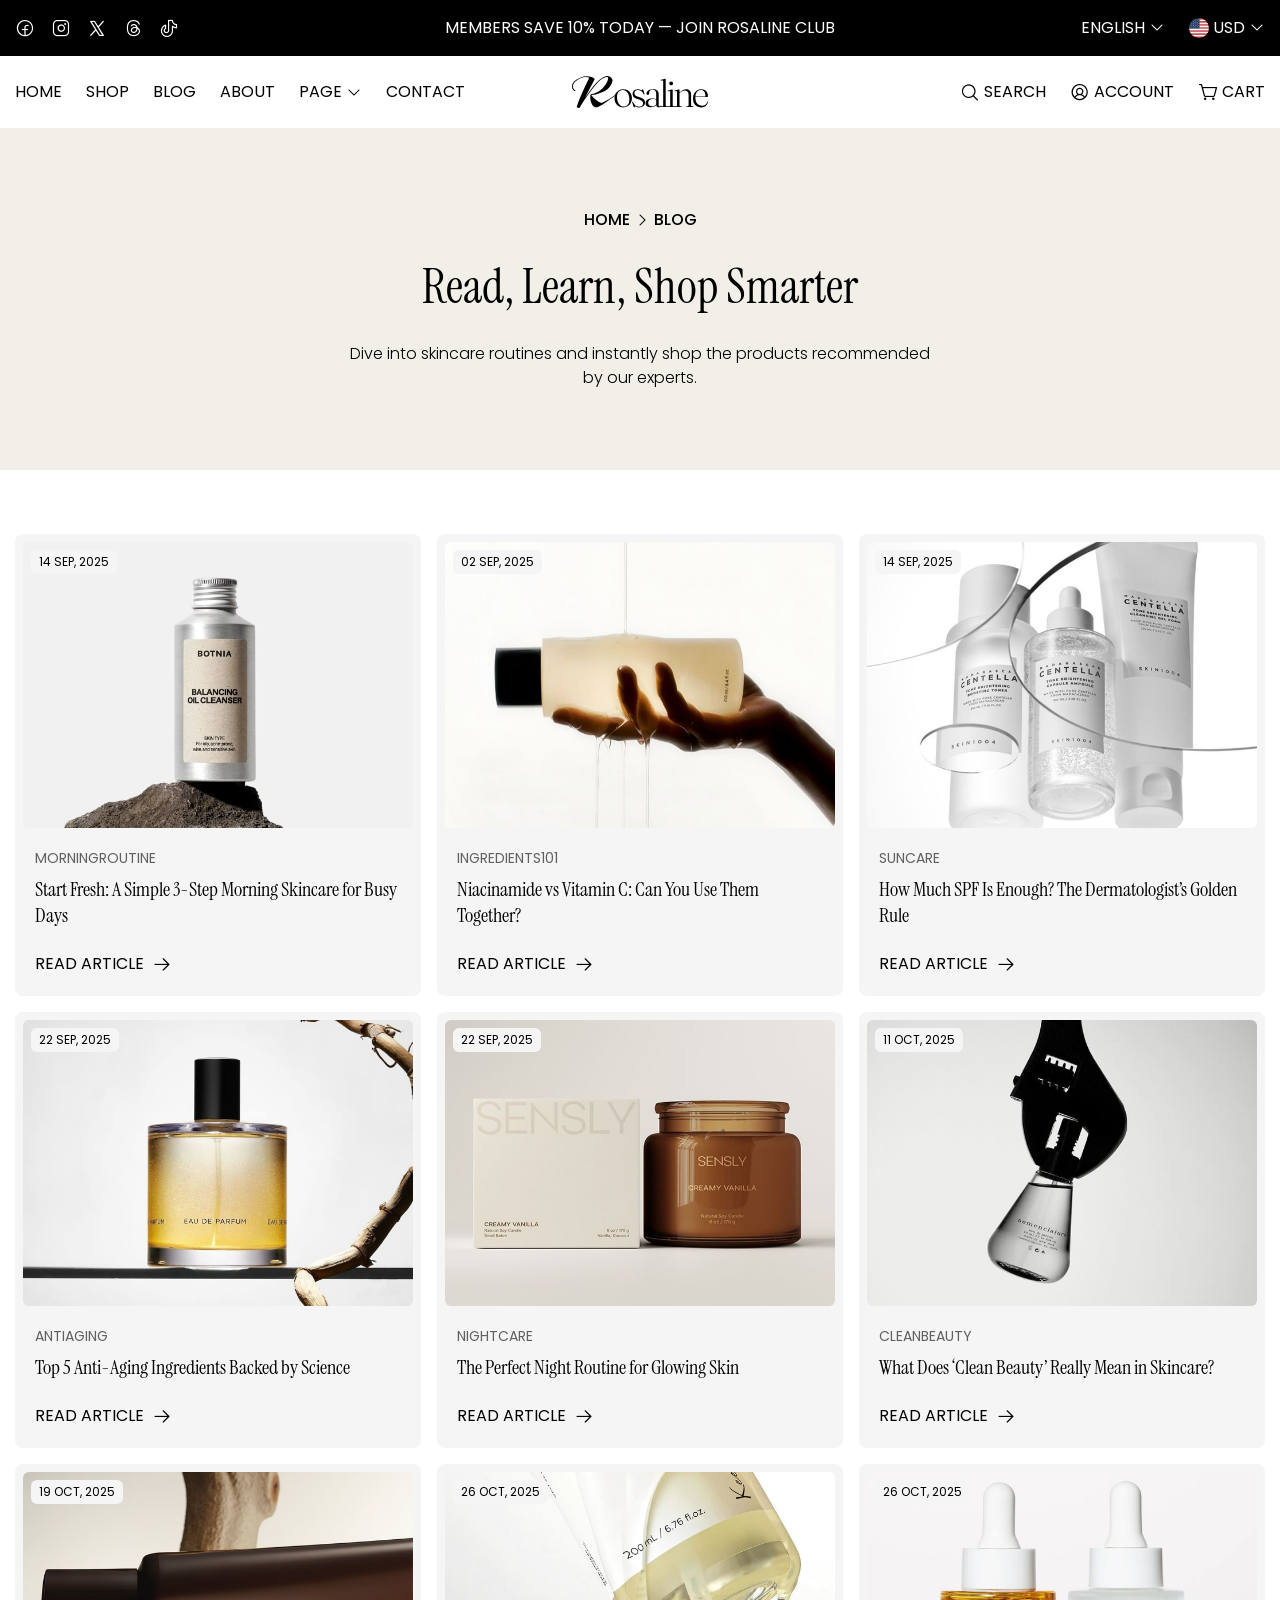
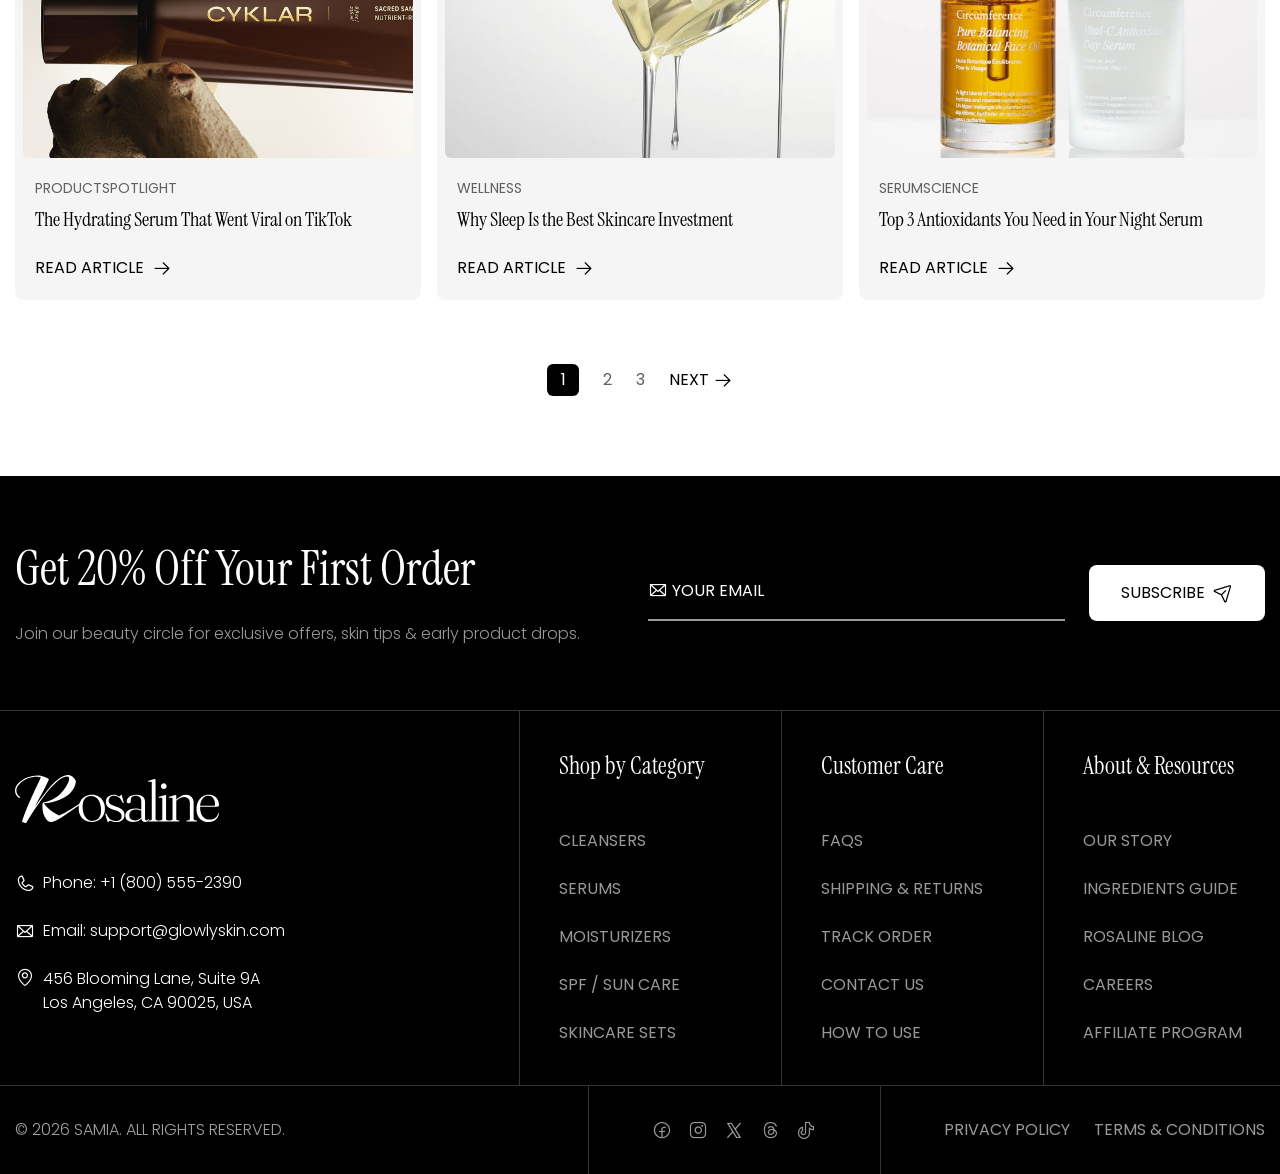
<file: blog.html>
<!DOCTYPE html>

<!--[if IE 8]><html class="ie" xmlns="http://www.w3.org/1999/xhtml" xml:lang="en-US" lang="en-US"> <![endif]-->
<!--[if (gte IE 9)|!(IE)]><!-->
<html xmlns="http://www.w3.org/1999/xhtml" xml:lang="en-US" lang="en-US">
<!--<![endif]-->


<!-- Added by HTTrack --><meta http-equiv="content-type" content="text/html;charset=utf-8" /><!-- /Added by HTTrack -->
<head>
    <meta charset="utf-8">
    <title>Rosaline - Multipurpose eCommerce</title>
    <meta name="author" content="themesflat.com">
    <meta name="viewport" content="width=device-width, initial-scale=1, maximum-scale=1">
    <meta name="description"
        content="Themesflat Rosaline - A modern and elegant Multipurpose eCommerce HTML Template, perfect for online stores selling rings, necklaces, watches, and other accessories. SEO-optimized, fast-loading, and fully customizable.">

    <!-- font -->
    <link rel="stylesheet" href="assets/fonts/fonts.css">
    <link rel="stylesheet" href="assets/icon/icomoon/style.css">
    <!-- css -->
    <link rel="stylesheet" href="assets/css/bootstrap.min.css">
    <link rel="stylesheet" href="assets/css/swiper-bundle.min.css">
    <link rel="stylesheet" href="assets/css/animate.css">
    <link rel="stylesheet" type="text/css" href="assets/css/styles.css">

    <!-- Favicon and Touch Icons  -->
    <link rel="shortcut icon" href="assets/images/logo/favicon.png">
    <link rel="apple-touch-icon-precomposed" href="assets/images/logo/favicon.png">
</head>

<body>
    <!-- Scroll Top -->
    <button id="goTop">
        <span class="border-progress"></span>
        <span class="ic-wrap">
            <span class="icon icon-ArrowCaretUp"></span>
        </span>
    </button>
    <!-- /Scroll Top -->

    <!-- Preload -->
    <div class="preload preload-container" id="preload">
        <div class="preload-logo">
            <div class="spinner"></div>
        </div>
    </div>
    <!-- /Preload -->

    <main id="wrapper">
        <div class="menu-overlay-enabled" id="menu-overlay-enabled"></div>
        <!-- Topbar -->
        <div class="tf-topbar bg-black ssm-d-none">
            <div class="container">
                <div class="row align-items-center">
                    <div class="col-2 d-none d-xl-flex">
                        <div class="topbar-left">
                            <ul class="tf-list gap-16">
                                <li>
                                    <a href="https://www.facebook.com/" target="_blank" class="text-white fs-20 link">
                                        <i class="icon icon-LogoFacebook"></i>
                                    </a>
                                </li>
                                <li>
                                    <a href="https://www.instagram.com/" target="_blank" class="text-white fs-20 link">
                                        <i class="icon icon-LogoInstagram"></i>
                                    </a>
                                </li>
                                <li>
                                    <a href="https://x.com/" target="_blank" class="text-white fs-20 link">
                                        <i class="icon icon-LogoX"></i>
                                    </a>
                                </li>
                                <li>
                                    <a href="https://www.threads.com/" target="_blank" class="text-white fs-20 link">
                                        <i class="icon icon-LogoThread"></i>
                                    </a>
                                </li>
                                <li>
                                    <a href="https://www.tiktok.com/" target="_blank" class="text-white fs-20 link">
                                        <i class="icon icon-LogoTiktok"></i>
                                    </a>
                                </li>
                            </ul>
                        </div>
                    </div>
                    <div class="col-12 col-xl-8">
                        <div dir="ltr" class="swiper tf-swiper swiper-topbar" data-direction="vertical" data-auto="true"
                            data-loop="true" data-speed="1000">
                            <div class="swiper-wrapper">
                                <!-- slide 1 -->
                                <div class="swiper-slide">
                                    <p
                                        class="topbar-center text-white text-uppercase text-center fw-normal text-line-clamp-1">
                                        Free shipping on orders over $49! | Spring Beauty Sale - Up to 30% Off
                                    </p>
                                </div>
                                <!-- slide 2 -->
                                <div class="swiper-slide">
                                    <p
                                        class="topbar-center text-white text-uppercase text-center fw-normal text-line-clamp-1">
                                        Members Save 10% Today — Join Rosaline Club
                                    </p>
                                </div>
                            </div>
                        </div>
                    </div>
                    <div class="col-2 col-2 d-none d-xl-block">
                        <div class="tf-list justify-content-end">
                            <div class="tf-languages">
                                <select class="tf-dropdown-select style-default color-white type-languages">
                                    <option>ENGLISH</option>
                                    <option>VIETNAM</option>
                                    <option>简体中文</option>
                                    <option>اردو</option>
                                </select>
                            </div>
                            <div class="tf-currencies">
                                <select class="tf-dropdown-select style-default color-white type-currencies">
                                    <option selected data-thumbnail="assets/images/country/united-state.png">USD
                                    </option>
                                    <option data-thumbnail="assets/images/country/vietnam.png">VND</option>
                                </select>
                            </div>
                        </div>
                    </div>
                </div>
            </div>
        </div>
        <!-- /Topbar -->
        <!-- Header -->
        <header class="tf-header">
            <div class="header-inner">
                <div class="container">
                    <div class="row align-items-center">
                        <div class="col-4 col-lg-5">
                            <div class="header-left">
                                <div class="box-btn-open-menu d-flex">
                                    <a href="#mobileMenu" data-bs-toggle="offcanvas" class="d-xl-none">
                                        <i class="icon icon-OpenMenu fs-24"></i>
                                    </a>
                                </div>
                                <nav class="box-navigation d-none d-xl-block">
                                    <ul class="box-nav-menu">
                                        <li class="menu-item">
                                            <a href="index.html" class="item-link">
                                                <span class="text">HOME</span>
                                            </a>
                                        </li>
                                        <li class="menu-item">
                                            <a href="shop.html" class="item-link">
                                                <span class="text">SHOP</span>
                                            </a>
                                        </li>
                                        <li class="menu-item">
                                            <a href="blog.html" class="item-link">
                                                <span class="text">BLOG</span>
                                            </a>
                                        </li>
                                        <li class="menu-item">
                                            <a href="about.html" class="item-link">
                                                <span class="text">ABOUT</span>
                                            </a>
                                        </li>
                                        <li class="menu-item position-relative">
                                            <a href="#" class="item-link">
                                                <span class="text">
                                                    PAGE
                                                </span>
                                                <i class="icon icon-ArrowCaretDown"></i>
                                            </a>
                                            <div class="sub-menu sub-menu_v2">
                                                <ul class="sub-menu_list">
                                                    <li>
                                                        <a href="about.html" class="sub-menu_link">
                                                            <span class="text">About</span>
                                                        </a>
                                                    </li>
                                                    <li>
                                                        <a href="store.html" class="sub-menu_link">
                                                            <span class="text">Store</span>
                                                        </a>
                                                    </li>
                                                    <li>
                                                        <a href="cart.html" class="sub-menu_link">
                                                            <span class="text">Cart</span>
                                                        </a>
                                                    </li>
                                                    <li>
                                                        <a href="faq.html" class="sub-menu_link">
                                                            <span class="text">FAQs</span>
                                                        </a>
                                                    </li>
                                                </ul>
                                            </div>
                                        </li>
                                        <li class="menu-item">
                                            <a href="contact.html" class="item-link">
                                                <span class="text">CONTACT</span>
                                            </a>
                                        </li>
                                    </ul>
                                </nav>
                            </div>
                        </div>
                        <div class="col-4 col-lg-2">
                            <div class="header-center d-flex justify-content-center">
                                <a href="index.html" class="logo-site">
                                    <img loading="lazy" width="136" height="32" src="assets/images/logo/logo.svg"
                                        alt=" Image">
                                </a>
                            </div>
                        </div>
                        <div class="col-4 col-lg-5">
                            <div class="header-right">
                                <ul class="tf-list nav-icon-list justify-content-end">
                                    <li class="ssm-d-none">
                                        <a href="#modalSearch" data-bs-toggle="modal"
                                            class="nav-icon-item fw-normal is-text">
                                            <i class="icon icon-Search"></i>
                                            <span class="lg-d-none">
                                                SEARCH
                                            </span>
                                        </a>
                                    </li>
                                    <li>
                                        <a href="login.html" class="nav-icon-item fw-normal is-text">
                                            <i class="icon icon-UserCircle"></i>
                                            <span class="lg-d-none">
                                                ACCOUNT
                                            </span>
                                        </a>
                                    </li>
                                    <li>
                                        <a href="#shoppingCart" data-bs-toggle="offcanvas"
                                            class="nav-icon-item fw-normal is-text">
                                            <i class="icon icon-ShoppingCart"></i>
                                            <span class="lg-d-none">
                                                CART
                                            </span>
                                        </a>
                                    </li>
                                </ul>
                            </div>
                        </div>
                    </div>
                </div>
            </div>
        </header>
        <!-- /Header -->
        <!-- Page Title -->
        <section class="tf-page-heading flat-spacing">
            <div class="container">
                <div class="content">
                    <ul class="breadcrumb">
                        <li>
                            <a href="index.html" class="link">
                                HOME
                            </a>
                        </li>
                        <li>
                            <i class="icon icon-ArrowCaretRight"></i>
                        </li>
                        <li>
                            BLOG
                        </li>
                    </ul>
                    <h3 class="page-title font-instrument_serif fw-normal">
                        Read, Learn, Shop Smarter
                    </h3>
                    <p class="page-desc">
                        Dive into skincare routines and instantly shop the products recommended
                        <br class="d-none d-md-block">
                        by our experts.
                    </p>
                </div>
            </div>
        </section>
        <!-- /Page Title -->
        <!-- Blog Grid -->
        <div class="flat-spacing-mix-1">
            <div class="container">
                <div class="tf-grid-layout sm-col-2 xl-col-3 gap-16">
                    <div class="article-blog hover-img">
                        <a href="blog-detail.html" class="blog-image img-style">
                            <img loading="lazy" width="453" height="332" src="assets/images/blog/blog-1.jpg"
                                alt="Image">
                            <div class="blog_date text-body-xs fw-normal">
                                14 SEP, 2025
                            </div>
                        </a>
                        <div class="blog-content">
                            <a href="blog-detail.html" class="blog_tag text-body-s fw-normal cl-text-main link">
                                MORNINGROUTINE
                            </a>
                            <a href="blog-detail.html" class="blog_name h7 font-instrument_serif link-underline">
                                Start Fresh: A Simple 3-Step Morning Skincare
                                for Busy Days
                            </a>
                            <a href="blog-detail.html" class="tf-btn-icon">
                                READ ARTICLE
                                <i class="icon icon-ArrowRight"></i>
                            </a>
                        </div>
                    </div>
                    <div class="article-blog hover-img">
                        <a href="blog-detail.html" class="blog-image img-style">
                            <img loading="lazy" width="453" height="332" src="assets/images/blog/blog-2.jpg"
                                alt="Image">
                            <div class="blog_date text-body-xs fw-normal">
                                02 SEP, 2025
                            </div>
                        </a>
                        <div class="blog-content">
                            <a href="blog-detail.html" class="blog_tag text-body-s fw-normal cl-text-main link">
                                INGREDIENTS101
                            </a>
                            <a href="blog-detail.html" class="blog_name h7 font-instrument_serif link-underline">
                                Niacinamide vs Vitamin C: Can You Use Them Together?
                            </a>
                            <a href="blog-detail.html" class="tf-btn-icon">
                                READ ARTICLE
                                <i class="icon icon-ArrowRight"></i>
                            </a>
                        </div>
                    </div>
                    <div class="article-blog hover-img">
                        <a href="blog-detail.html" class="blog-image img-style">
                            <img loading="lazy" width="453" height="332" src="assets/images/blog/blog-3.jpg"
                                alt="Image">
                            <div class="blog_date text-body-xs fw-normal">
                                14 SEP, 2025
                            </div>
                        </a>
                        <div class="blog-content">
                            <a href="blog-detail.html" class="blog_tag text-body-s fw-normal cl-text-main link">
                                SUNCARE
                            </a>
                            <a href="blog-detail.html" class="blog_name h7 font-instrument_serif link-underline">
                                How Much SPF Is Enough? The Dermatologist’s Golden Rule
                            </a>
                            <a href="blog-detail.html" class="tf-btn-icon">
                                READ ARTICLE
                                <i class="icon icon-ArrowRight"></i>
                            </a>
                        </div>
                    </div>
                    <div class="article-blog hover-img">
                        <a href="blog-detail.html" class="blog-image img-style">
                            <img loading="lazy" width="453" height="332" src="assets/images/blog/blog-4.jpg"
                                alt="Image">
                            <div class="blog_date text-body-xs fw-normal">
                                22 SEP, 2025
                            </div>
                        </a>
                        <div class="blog-content">
                            <a href="blog-detail.html" class="blog_tag text-body-s fw-normal cl-text-main link">
                                ANTIAGING
                            </a>
                            <a href="blog-detail.html" class="blog_name h7 font-instrument_serif link-underline">
                                Top 5 Anti-Aging Ingredients Backed
                                by Science
                            </a>
                            <a href="blog-detail.html" class="tf-btn-icon">
                                READ ARTICLE
                                <i class="icon icon-ArrowRight"></i>
                            </a>
                        </div>
                    </div>
                    <div class="article-blog hover-img">
                        <a href="blog-detail.html" class="blog-image img-style">
                            <img loading="lazy" width="453" height="332" src="assets/images/blog/blog-5.jpg"
                                alt="Image">
                            <div class="blog_date text-body-xs fw-normal">
                                22 SEP, 2025
                            </div>
                        </a>
                        <div class="blog-content">
                            <a href="blog-detail.html" class="blog_tag text-body-s fw-normal cl-text-main link">
                                NIGHTCARE
                            </a>
                            <a href="blog-detail.html" class="blog_name h7 font-instrument_serif link-underline">
                                The Perfect Night Routine for Glowing Skin
                            </a>
                            <a href="blog-detail.html" class="tf-btn-icon">
                                READ ARTICLE
                                <i class="icon icon-ArrowRight"></i>
                            </a>
                        </div>
                    </div>
                    <div class="article-blog hover-img">
                        <a href="blog-detail.html" class="blog-image img-style">
                            <img loading="lazy" width="453" height="332" src="assets/images/blog/blog-6.jpg"
                                alt="Image">
                            <div class="blog_date text-body-xs fw-normal">
                                11 OCT, 2025
                            </div>
                        </a>
                        <div class="blog-content">
                            <a href="blog-detail.html" class="blog_tag text-body-s fw-normal cl-text-main link">
                                CLEANBEAUTY
                            </a>
                            <a href="blog-detail.html" class="blog_name h7 font-instrument_serif link-underline">
                                What Does ‘Clean Beauty’ Really Mean
                                in Skincare?
                            </a>
                            <a href="blog-detail.html" class="tf-btn-icon">
                                READ ARTICLE
                                <i class="icon icon-ArrowRight"></i>
                            </a>
                        </div>
                    </div>
                    <div class="article-blog hover-img">
                        <a href="blog-detail.html" class="blog-image img-style">
                            <img loading="lazy" width="453" height="332" src="assets/images/blog/blog-7.jpg"
                                alt="Image">
                            <div class="blog_date text-body-xs fw-normal">
                                19 OCT, 2025
                            </div>
                        </a>
                        <div class="blog-content">
                            <a href="blog-detail.html" class="blog_tag text-body-s fw-normal cl-text-main link">
                                PRODUCTSPOTLIGHT
                            </a>
                            <a href="blog-detail.html" class="blog_name h7 font-instrument_serif link-underline">
                                The Hydrating Serum That Went Viral
                                on TikTok
                            </a>
                            <a href="blog-detail.html" class="tf-btn-icon">
                                READ ARTICLE
                                <i class="icon icon-ArrowRight"></i>
                            </a>
                        </div>
                    </div>
                    <div class="article-blog hover-img">
                        <a href="blog-detail.html" class="blog-image img-style">
                            <img loading="lazy" width="453" height="332" src="assets/images/blog/blog-8.jpg"
                                alt="Image">
                            <div class="blog_date text-body-xs fw-normal">
                                26 OCT, 2025
                            </div>
                        </a>
                        <div class="blog-content">
                            <a href="blog-detail.html" class="blog_tag text-body-s fw-normal cl-text-main link">
                                WELLNESS
                            </a>
                            <a href="blog-detail.html" class="blog_name h7 font-instrument_serif link-underline">
                                Why Sleep Is the Best Skincare Investment
                            </a>
                            <a href="blog-detail.html" class="tf-btn-icon">
                                READ ARTICLE
                                <i class="icon icon-ArrowRight"></i>
                            </a>
                        </div>
                    </div>
                    <div class="article-blog hover-img">
                        <a href="blog-detail.html" class="blog-image img-style">
                            <img loading="lazy" width="453" height="332" src="assets/images/blog/blog-9.jpg"
                                alt="Image">
                            <div class="blog_date text-body-xs fw-normal">
                                26 OCT, 2025
                            </div>
                        </a>
                        <div class="blog-content">
                            <a href="blog-detail.html" class="blog_tag text-body-s fw-normal cl-text-main link">
                                SERUMSCIENCE
                            </a>
                            <a href="blog-detail.html" class="blog_name h7 font-instrument_serif link-underline">
                                Top 3 Antioxidants You Need in Your Night
                                Serum
                            </a>
                            <a href="blog-detail.html" class="tf-btn-icon">
                                READ ARTICLE
                                <i class="icon icon-ArrowRight"></i>
                            </a>
                        </div>
                    </div>

                    <!-- Pagination -->
                    <div class="wd-full">
                        <ul class="tf-page-pagination">
                            <li class="pag-item active">1</li>
                            <li><a href="#" class="pag-item cl-text-main link-black">2</a></li>
                            <li><a href="#" class="pag-item cl-text-main link-black">3</a></li>
                            <li>
                                <a href="#" class="pag-item">
                                    NEXT
                                    <i class="icon icon-ArrowRight fs-20"></i>
                                </a>
                            </li>
                        </ul>
                    </div>
                </div>
            </div>
        </div>
        <!-- /Blog Grid -->
        <!-- Footer -->
        <footer class="tf-footer footer-v1 bg-black">
            <div class="footer-top">
                <div class="container">
                    <div class="row align-items-center gy-30">
                        <div class="col-lg-6">
                            <div class="ft-title text-white text-display-1 font-instrument_serif mb-24">
                                Get 20% Off Your First Order
                            </div>
                            <p class="ft-desc cl-text-2">
                                Join our beauty circle for exclusive offers, skin tips & early product drops.
                            </p>
                        </div>
                        <div class="col-lg-6">
                            <form action="https://tfrosaline.vercel.app/contact.html" class="form-subcribe">
                                <fieldset>
                                    <i class="icon icon-Envelope fs-20 text-white"></i>
                                    <input type="email" placeholder="YOUR EMAIL" required>
                                </fieldset>
                                <button type="submit" class="btn-action tf-btn btn-white">
                                    SUBSCRIBE
                                    <i class="icon icon-Send"></i>
                                </button>
                            </form>
                        </div>
                    </div>
                </div>
            </div>
            <div class="br-line bg-line-3"></div>
            <div class="footer-inner">
                <div class="container">
                    <div class="footer-inner_wrap">
                        <div class="ft-contact me-lg-auto">
                            <a href="index.html" class="logo-site">
                                <img loading="lazy" width="204" height="48" src="assets/images/logo/logo-white.svg"
                                    alt="Logo">
                            </a>
                            <ul class="tf-list vertical">
                                <li>
                                    <i class="icon icon-Phone fs-20 text-white"></i>
                                    <a href="tel:+18005552390" class="text-white">
                                        Phone: +1 (800) 555-2390
                                    </a>
                                </li>
                                <li>
                                    <i class="icon icon-Envelope fs-20 text-white"></i>
                                    <a href="mailto:support@glowlyskin.com" class="text-white">
                                        Email: support@glowlyskin.com
                                    </a>
                                </li>
                                <li class="align-items-start">
                                    <i class="icon icon-DotLocation fs-20 text-white"></i>
                                    <a href="https://www.google.com/maps?q=456+Blooming+Lane,+Suite+9A+Los+Angeles,+CA+90025,+USA"
                                        target="_blank" class="text-white">
                                        456 Blooming Lane, Suite 9A <br class="d-none d-md-block">
                                        Los Angeles, CA 90025, USA
                                    </a>
                                </li>
                            </ul>
                        </div>
                        <div class="br-line"></div>
                        <div class="footer-col-block footer-wrap-1">
                            <p class="footer-heading footer-heading-mobile h6 font-instrument_serif text-white">
                                Shop by Category
                            </p>
                            <div class="tf-collapse-content">
                                <ul class="footer-menu-list">
                                    <li>
                                        <a href="shop-default.html"
                                            class="fw-normal cl-text-2 link-white text-uppercase">
                                            Cleansers
                                        </a>
                                    </li>
                                    <li>
                                        <a href="shop-default.html"
                                            class="fw-normal cl-text-2 link-white text-uppercase">
                                            Serums
                                        </a>
                                    </li>
                                    <li>
                                        <a href="shop-default.html"
                                            class="fw-normal cl-text-2 link-white text-uppercase">
                                            Moisturizers
                                        </a>
                                    </li>
                                    <li>
                                        <a href="shop-default.html"
                                            class="fw-normal cl-text-2 link-white text-uppercase">
                                            SPF / Sun Care
                                        </a>
                                    </li>
                                    <li>
                                        <a href="shop-default.html"
                                            class="fw-normal cl-text-2 link-white text-uppercase">
                                            Skincare Sets
                                        </a>
                                    </li>
                                </ul>
                            </div>
                        </div>
                        <div class="br-line exception"></div>
                        <div class="footer-col-block footer-wrap-2 lg-pe-none">
                            <p class="footer-heading footer-heading-mobile h6 font-instrument_serif text-white">
                                Customer Care
                            </p>
                            <div class="tf-collapse-content">
                                <ul class="footer-menu-list">
                                    <li>
                                        <a href="faq.html" class="fw-normal cl-text-2 link-white text-uppercase">
                                            FAQs
                                        </a>
                                    </li>
                                    <li>
                                        <a href="term-of-service.html"
                                            class="fw-normal cl-text-2 link-white text-uppercase">
                                            Shipping & Returns
                                        </a>
                                    </li>
                                    <li>
                                        <a href="contact.html" class="fw-normal cl-text-2 link-white text-uppercase">
                                            Track Order
                                        </a>
                                    </li>
                                    <li>
                                        <a href="contact.html" class="fw-normal cl-text-2 link-white text-uppercase">
                                            Contact Us
                                        </a>
                                    </li>
                                    <li>
                                        <a href="contact.html" class="fw-normal cl-text-2 link-white text-uppercase">
                                            How to Use
                                        </a>
                                    </li>
                                </ul>
                            </div>
                        </div>
                        <div class="br-line"></div>
                        <div class="footer-col-block footer-wrap-3">
                            <p class="footer-heading footer-heading-mobile h6 font-instrument_serif text-white">
                                About & Resources
                            </p>
                            <div class="tf-collapse-content">
                                <ul class="footer-menu-list">
                                    <li>
                                        <a href="our-store.html" class="fw-normal cl-text-2 link-white text-uppercase">
                                            Our Story
                                        </a>
                                    </li>
                                    <li>
                                        <a href="term-of-service.html"
                                            class="fw-normal cl-text-2 link-white text-uppercase">
                                            Ingredients Guide
                                        </a>
                                    </li>
                                    <li>
                                        <a href="blog-grid.html" class="fw-normal cl-text-2 link-white text-uppercase">
                                            Rosaline Blog
                                        </a>
                                    </li>
                                    <li>
                                        <a href="term-of-service.html"
                                            class="fw-normal cl-text-2 link-white text-uppercase">
                                            Careers
                                        </a>
                                    </li>
                                    <li>
                                        <a href="term-of-service.html"
                                            class="fw-normal cl-text-2 link-white text-uppercase">
                                            Affiliate Program
                                        </a>
                                    </li>
                                </ul>
                            </div>
                        </div>
                    </div>
                </div>
            </div>
            <div class="br-line bg-line-3"></div>
            <div class="footer-bottom">
                <div class="container">
                    <div class="footer-bottom_wrap">
                        <div class="ft-text-nocopy cl-text-6 me-auto">
                            © 2026 SAMIA. ALL RIGHTS RESERVED.
                        </div>
                        <div class="br-line type-vertical lg-d-none"></div>
                        <ul class="tf-list gap-16">
                            <li>
                                <a href="https://www.facebook.com/" target="_blank" class="cl-text-2 link-white fs-20">
                                    <i class="icon icon-LogoFacebook"></i>
                                </a>
                            </li>
                            <li>
                                <a href="https://www.instagram.com/" target="_blank" class="cl-text-2 link-white fs-20">
                                    <i class="icon icon-LogoInstagram"></i>
                                </a>
                            </li>
                            <li>
                                <a href="https://x.com/" target="_blank" class="cl-text-2 link-white fs-20">
                                    <i class="icon icon-LogoX"></i>
                                </a>
                            </li>
                            <li>
                                <a href="https://www.threads.com/" target="_blank" class="cl-text-2 link-white fs-20">
                                    <i class="icon icon-LogoThread"></i>
                                </a>
                            </li>
                            <li>
                                <a href="https://www.tiktok.com/" target="_blank" class="cl-text-2 link-white fs-20">
                                    <i class="icon icon-LogoTiktok"></i>
                                </a>
                            </li>
                        </ul>
                        <div class="br-line type-vertical lg-d-none"></div>
                        <ul class="tf-list justify-content-end">
                            <li>
                                <a href="privacy-policy.html" class="fw-normal cl-text-2 link-white text-uppercase">
                                    Privacy Policy
                                </a>
                            </li>
                            <li>
                                <a href="term-of-service.html" class="fw-normal cl-text-2 link-white text-uppercase">
                                    Terms & Conditions
                                </a>
                            </li>
                        </ul>
                    </div>
                </div>
            </div>
        </footer>
        <!-- /Footer -->
        <!-- <div class="" style="height: 100px;"></div> -->
    </main>
    <!-- Mobile Menu -->
    <div class="offcanvas offcanvas-start canvas-mb" id="mobileMenu">
        <div class="canvas-header">
            <span class="flex-1 d-flex">
                <i class="icon icon-Close link-rotate fs-20" data-bs-dismiss="offcanvas"></i>
            </span>
            <a href="index.html" class="logo-site">
                <img loading="lazy" width="102" height="24" src="assets/images/logo/logo.svg" alt="Image">
            </a>
            <ul class="tf-list nav-icon-list justify-content-end flex-1">
                <li data-bs-dismiss="offcanvas">
                    <a href="#modalSearch" data-bs-toggle="modal" class="nav-icon-item fw-normal">
                        <i class="icon icon-Search"></i>
                    </a>
                </li>
                <li>
                    <a href="#shoppingCart" data-bs-toggle="offcanvas" class="nav-icon-item fw-normal">
                        <i class="icon icon-ShoppingCart"></i>
                        <span class="number-order text-body-s">
                            (03)
                        </span>
                    </a>
                </li>
            </ul>
        </div>
        <div class="br-line bg-line-5"></div>
        <div class="canvas-body">
            <div class="mb-content-top">
                <ul class="nav-ul-mb-2" id="wrapper-menu-navigation-v2"></ul>
            </div>
            <div class="group-action">
                <a href="login.html" class="tf-btn style-2 type-4 w-100">
                    Sign In
                </a>
                <a href="register.html" class="btn-action_create tf-btn-line">
                    <span class="fw-normal text-uppercase">
                        Create an account
                    </span>
                </a>
            </div>
        </div>
        <div class="br-line bg-line-5"></div>
        <div class="canvas-footer">
            <ul class="tf-list gap-12">
                <li>
                    <a href="https://www.facebook.com/" target="_blank" class="link fs-20">
                        <i class="icon icon-LogoFacebook"></i>
                    </a>
                </li>
                <li>
                    <a href="https://www.instagram.com/" target="_blank" class="link fs-20">
                        <i class="icon icon-LogoInstagram"></i>
                    </a>
                </li>
                <li>
                    <a href="https://x.com/" target="_blank" class="link fs-20">
                        <i class="icon icon-LogoX"></i>
                    </a>
                </li>
                <li>
                    <a href="https://www.threads.com/" target="_blank" class="link fs-20">
                        <i class="icon icon-LogoThread"></i>
                    </a>
                </li>
                <li>
                    <a href="https://www.tiktok.com/" target="_blank" class="link fs-20">
                        <i class="icon icon-LogoTiktok"></i>
                    </a>
                </li>
            </ul>
            <div class="tf-list justify-content-end gap-16 group-curency-language">
                <div class="tf-languages text-body-s">
                    <select class="tf-dropdown-select style-default type-languages">
                        <option>ENGLISH</option>
                        <option>VIETNAM</option>
                        <option>简体中文</option>
                        <option>اردو</option>
                    </select>
                </div>
                <div class="tf-currencies text-body-s">
                    <select class="tf-dropdown-select style-default type-currencies">
                        <option selected data-thumbnail="assets/images/country/united-state.png">USD
                        </option>
                        <option data-thumbnail="assets/images/country/vietnam.png">VND</option>
                    </select>
                </div>
            </div>
        </div>
    </div>
    <!-- /Mobile Menu -->
    <!-- Demo -->
    <div class="modal fade modal-demo" id="modalDemo">
        <div class="modal-dialog modal-dialog-centered">
            <div class="modal-content">
                <span class="icon-Close btn-close-popup fs-24" data-bs-dismiss="modal"></span>
                <div class="mega-menu">
                    <div class="row-demo">
                        <div class="demo-item">
                            <a href="index.html" class="demo-img">
                                <img loading="lazy" width="252" height="277" src="assets/images/demo/home-1.jpg"
                                    alt="Image">
                            </a>
                            <div class="bottom">
                                <a href="index.html" class="demo-name link">
                                    Main Page
                                    <span class="demo-label type-new">New</span>
                                </a>
                                <a href="index.html" class="btn-icon">
                                    <i class="icon icon-ArrowRight"></i>
                                </a>
                            </div>
                        </div>
                        <div class="demo-item">
                            <a href="home-classic-beauty.html" class="demo-img">
                                <img loading="lazy" width="252" height="277" src="assets/images/demo/home-2.jpg"
                                    alt="Image">
                            </a>
                            <div class="bottom">
                                <a href="home-classic-beauty.html" class="demo-name link">
                                    Classic Beauty
                                    <span class="demo-label type-loved">Most Loved</span>
                                </a>
                                <a href="home-classic-beauty.html" class="btn-icon">
                                    <i class="icon icon-ArrowRight"></i>
                                </a>
                            </div>
                        </div>
                        <div class="demo-item">
                            <a href="home-organic-essence.html" class="demo-img">
                                <img loading="lazy" width="252" height="277" src="assets/images/demo/home-3.jpg"
                                    alt="Image">
                            </a>
                            <div class="bottom">
                                <a href="home-organic-essence.html" class="demo-name link">
                                    Organic Essence
                                    <span class="demo-label type-new">New</span>
                                </a>
                                <a href="home-organic-essence.html" class="btn-icon">
                                    <i class="icon icon-ArrowRight"></i>
                                </a>
                            </div>
                        </div>
                        <div class="demo-item">
                            <a href="home-minimal-glow.html" class="demo-img">
                                <img loading="lazy" width="252" height="277" src="assets/images/demo/home-4.jpg"
                                    alt="Image">
                            </a>
                            <div class="bottom">
                                <a href="home-minimal-glow.html" class="demo-name link">
                                    Minimal Rosaline
                                    <span class="demo-label type-trend">Trend</span>
                                </a>
                                <a href="home-minimal-glow.html" class="btn-icon">
                                    <i class="icon icon-ArrowRight"></i>
                                </a>
                            </div>
                        </div>
                        <div class="demo-item">
                            <a href="home-bold-modern.html" class="demo-img">
                                <img loading="lazy" width="252" height="277" src="assets/images/demo/home-5.jpg"
                                    alt="Image">
                            </a>
                            <div class="bottom">
                                <a href="home-bold-modern.html" class="demo-name link">
                                    Bold & Modern
                                    <span class="demo-label type-new">New</span>
                                </a>
                                <a href="home-bold-modern.html" class="btn-icon">
                                    <i class="icon icon-ArrowRight"></i>
                                </a>
                            </div>
                        </div>
                        <div class="demo-item">
                            <a href="home-luxury-spa.html" class="demo-img">
                                <img loading="lazy" width="252" height="277" src="assets/images/demo/home-6.jpg"
                                    alt="Image">
                            </a>
                            <div class="bottom">
                                <a href="home-luxury-spa.html" class="demo-name link">
                                    Luxury Spa
                                    <span class="demo-label type-new">New</span>
                                </a>
                                <a href="home-luxury-spa.html" class="btn-icon">
                                    <i class="icon icon-ArrowRight"></i>
                                </a>
                            </div>
                        </div>
                        <div class="demo-item">
                            <a href="home-menopause-skincare.html" class="demo-img">
                                <img loading="lazy" width="252" height="277" src="assets/images/demo/home-7.jpg"
                                    alt="Image">
                            </a>
                            <div class="bottom">
                                <a href="home-menopause-skincare.html" class="demo-name link">
                                    Menopause Skincare
                                </a>
                                <a href="home-menopause-skincare.html" class="btn-icon">
                                    <i class="icon icon-ArrowRight"></i>
                                </a>
                            </div>
                        </div>
                        <div class="demo-item">
                            <a href="home-men-skincare.html" class="demo-img">
                                <img loading="lazy" width="252" height="277" src="assets/images/demo/home-8.jpg"
                                    alt="Image">
                            </a>
                            <div class="bottom">
                                <a href="home-men-skincare.html" class="demo-name link">
                                    Men Skincare
                                    <span class="demo-label type-trend">Trend</span>
                                </a>
                                <a href="home-men-skincare.html" class="btn-icon">
                                    <i class="icon icon-ArrowRight"></i>
                                </a>
                            </div>
                        </div>
                        <div class="demo-item soon">
                            <a href="home-men-skincare.html" class="demo-img">
                                <img loading="lazy" width="252" height="277" src="assets/images/demo/home-8.jpg"
                                    alt="Image">
                            </a>
                            <div class="bottom">
                                <a href="home-men-skincare.html" class="demo-name link">
                                    Coming
                                    <span class="demo-label type-soon">Coming Soon</span>
                                </a>
                                <a href="home-men-skincare.html" class="btn-icon">
                                    <i class="icon icon-ArrowRight"></i>
                                </a>
                            </div>
                        </div>
                        <div class="demo-item soon">
                            <a href="home-men-skincare.html" class="demo-img">
                                <img loading="lazy" width="252" height="277" src="assets/images/demo/home-8.jpg"
                                    alt="Image">
                            </a>
                            <div class="bottom">
                                <a href="home-men-skincare.html" class="demo-name link">
                                    Coming
                                    <span class="demo-label type-soon">Coming Soon</span>
                                </a>
                                <a href="home-men-skincare.html" class="btn-icon">
                                    <i class="icon icon-ArrowRight"></i>
                                </a>
                            </div>
                        </div>
                    </div>
                </div>
            </div>
        </div>
    </div>
    <!-- /Demo -->

    <!-- Search -->
    <div class="modal fade modal-search" id="modalSearch">
        <div class="modal-dialog modal-fullscreen">
            <div class="modal-content">
                <div class="ctn-wrap">
                    <div class="container">
                        <form action="#" class="form-search-prd">
                            <button type="submit" class="btn-action_search link">
                                <i class="icon icon-Search"></i>
                            </button>
                            <fieldset>
                                <input type="text" placeholder="Search product" required>
                            </fieldset>
                            <i class="icon icon-Close btn-close-popup fs-20" data-bs-dismiss="modal"></i>
                        </form>
                        <div class="pupular-search">
                            <span class="cl-text-5">
                                Popular Searches:
                            </span>
                            <div class="list-search">
                                <a href="shop-default.html" class="fw-normal link-underline">
                                    SkinEra
                                </a>
                                <a href="shop-default.html" class="fw-normal link-underline">
                                    Cleansers
                                </a>
                                <a href="shop-default.html" class="fw-normal link-underline">
                                    Acne & Blemishes
                                </a>
                            </div>
                        </div>
                        <div class="row gy-30">
                            <div class="col-md-2">
                                <div class="col-suggestion">
                                    <p class="text-body-l fw-normal mb-24">
                                        Suggestions
                                    </p>
                                    <div class="tf-list d-md-grid gap-16 flex-wrap">
                                        <a href="shop-default.html" class="fw-normal link-underline">cleanser</a>
                                        <a href="shop-default.html" class="fw-normal link-underline">face cleanser</a>
                                        <a href="shop-default.html" class="fw-normal link-underline">facial cleanser</a>
                                        <a href="shop-default.html" class="fw-normal link-underline">gentle cleanser</a>
                                        <a href="shop-default.html" class="fw-normal link-underline">foam cleanser</a>
                                    </div>
                                </div>
                            </div>
                            <div class="col-md-10">
                                <div class="tf-btn-swiper-main">
                                    <div class="d-flex align-items-center justify-content-between mb-24">
                                        <p class="text-body-l fw-normal">
                                            Products
                                        </p>
                                        <div class="d-flex align-items-center gap-8">
                                            <div class="tf-sw-nav_icon fs-20 nav-prev-swiper">
                                                <i class="icon icon-ArrowCaretLeft"></i>
                                            </div>
                                            <div class="thumbs-pagination">
                                            </div>
                                            <div class="tf-sw-nav_icon fs-20 nav-next-swiper">
                                                <i class="icon icon-ArrowCaretRight"></i>
                                            </div>
                                        </div>
                                    </div>
                                    <div dir="ltr" class="swiper tf-swiper swiper-type-number" data-laptop="5"
                                        data-preview="4" data-tablet="3" data-mobile-sm="3" data-mobile="2"
                                        data-space-lg="16" data-space-md="16" data-space="10" data-pagination="2"
                                        data-pagination-sm="3" data-pagination-md="3" data-pagination-lg="4">
                                        <div class="swiper-wrapper">
                                            <!-- slide 1 -->
                                            <div class="swiper-slide">
                                                <div class="card-product">
                                                    <div class="card-product_wrapper">
                                                        <a href="product-detail.html" class="product-img">
                                                            <img class="img-product" loading="lazy" width="348"
                                                                height="420" src="assets/images/product/product-14.jpg"
                                                                alt="Product">
                                                        </a>
                                                        <ul class="product-action_list">
                                                            <li>
                                                                <a href="#modalQuickView" data-bs-toggle="modal"
                                                                    class="hover-tooltip tooltip-left box-icon">
                                                                    <span class="icon icon-EyeOpen"></span>
                                                                    <span class="tooltip">Quick
                                                                        view</span>
                                                                </a>
                                                            </li>
                                                            <li class="wishlist">
                                                                <a href="#;"
                                                                    class="hover-tooltip tooltip-left box-icon">
                                                                    <span class="icon icon-Hearth"></span>
                                                                    <span class="tooltip">Add
                                                                        to Wishlist</span>
                                                                </a>
                                                            </li>
                                                            <li class="compare">
                                                                <a href="#compare" data-bs-toggle="offcanvas"
                                                                    class="hover-tooltip tooltip-left box-icon">
                                                                    <span class="icon icon-Compare"></span>
                                                                    <span class="tooltip">Compare</span>
                                                                </a>
                                                            </li>
                                                        </ul>
                                                        <div class="product-action_bot">
                                                            <a href="#shoppingCart" data-bs-toggle="offcanvas"
                                                                class="tf-btn hv-black btn-white type-2 w-100">
                                                                Add to cart
                                                                <i class="icon icon-ShoppingCart"></i>
                                                            </a>
                                                        </div>
                                                    </div>
                                                    <div class="card-product_info">
                                                        <div class="product-info__rate">
                                                            <div class="star-wrap fs-12">
                                                                <i class="icon icon-Star"></i>
                                                                <i class="icon icon-Star"></i>
                                                                <i class="icon icon-Star"></i>
                                                                <i class="icon icon-Star"></i>
                                                                <i class="icon icon-Star"></i>
                                                            </div>
                                                            <span class="rate-number text-body-xs">
                                                                5.0
                                                            </span>
                                                        </div>
                                                        <a href="product-detail.html"
                                                            class="name-product fw-normal link-underline">
                                                            Deep Pore Cleanser
                                                        </a>
                                                        <div class="price-wrap">
                                                            <span class="price-new fw-normal">$22.00</span>
                                                        </div>
                                                    </div>
                                                </div>
                                            </div>
                                            <!-- slide 2 -->
                                            <div class="swiper-slide">
                                                <div class="card-product">
                                                    <div class="card-product_wrapper">
                                                        <a href="product-detail.html" class="product-img">
                                                            <img class="img-product" loading="lazy" width="348"
                                                                height="420" src="assets/images/product/product-16.jpg"
                                                                alt="Product">
                                                        </a>
                                                        <ul class="product-action_list">
                                                            <li data-bs-dismiss="offcanvas">
                                                                <a href="#modalQuickView" data-bs-toggle="modal"
                                                                    class="hover-tooltip tooltip-left box-icon">
                                                                    <span class="icon icon-EyeOpen"></span>
                                                                    <span class="tooltip">Quick
                                                                        view</span>
                                                                </a>
                                                            </li>
                                                            <li class="wishlist">
                                                                <a href="#;"
                                                                    class="hover-tooltip tooltip-left box-icon">
                                                                    <span class="icon icon-Hearth"></span>
                                                                    <span class="tooltip">Add
                                                                        to Wishlist</span>
                                                                </a>
                                                            </li>
                                                            <li class="compare">
                                                                <a href="#compare" data-bs-toggle="offcanvas"
                                                                    class="hover-tooltip tooltip-left box-icon">
                                                                    <span class="icon icon-Compare"></span>
                                                                    <span class="tooltip">Compare</span>
                                                                </a>
                                                            </li>
                                                        </ul>
                                                        <div class="product-action_bot">
                                                            <a href="#shoppingCart" data-bs-toggle="offcanvas"
                                                                class="tf-btn hv-black btn-white type-2 w-100">
                                                                Add to cart
                                                                <i class="icon icon-ShoppingCart"></i>
                                                            </a>
                                                        </div>
                                                    </div>
                                                    <div class="card-product_info">
                                                        <div class="product-info__rate">
                                                            <div class="star-wrap fs-12">
                                                                <i class="icon icon-Star"></i>
                                                                <i class="icon icon-Star"></i>
                                                                <i class="icon icon-Star"></i>
                                                                <i class="icon icon-Star"></i>
                                                                <i class="icon icon-Star"></i>
                                                            </div>
                                                            <span class="rate-number text-body-xs">
                                                                5.0
                                                            </span>
                                                        </div>
                                                        <a href="product-detail.html"
                                                            class="name-product fw-normal link-underline">
                                                            Gentle Foam Cleanser
                                                        </a>
                                                        <div class="price-wrap">
                                                            <span class="price-new fw-normal">$17.00</span>
                                                        </div>
                                                    </div>
                                                </div>
                                            </div>
                                            <!-- slide 3 -->
                                            <div class="swiper-slide">
                                                <div class="card-product">
                                                    <div class="card-product_wrapper">
                                                        <a href="product-detail.html" class="product-img">
                                                            <img class="img-product" loading="lazy" width="348"
                                                                height="420" src="assets/images/product/product-17.jpg"
                                                                alt="Product">
                                                        </a>
                                                        <ul class="product-action_list">
                                                            <li data-bs-dismiss="offcanvas">
                                                                <a href="#modalQuickView" data-bs-toggle="modal"
                                                                    class="hover-tooltip tooltip-left box-icon">
                                                                    <span class="icon icon-EyeOpen"></span>
                                                                    <span class="tooltip">Quick
                                                                        view</span>
                                                                </a>
                                                            </li>
                                                            <li class="wishlist">
                                                                <a href="#;"
                                                                    class="hover-tooltip tooltip-left box-icon">
                                                                    <span class="icon icon-Hearth"></span>
                                                                    <span class="tooltip">Add
                                                                        to Wishlist</span>
                                                                </a>
                                                            </li>
                                                            <li class="compare">
                                                                <a href="#compare" data-bs-toggle="offcanvas"
                                                                    class="hover-tooltip tooltip-left box-icon">
                                                                    <span class="icon icon-Compare"></span>
                                                                    <span class="tooltip">Compare</span>
                                                                </a>
                                                            </li>
                                                        </ul>
                                                        <div class="product-action_bot">
                                                            <a href="#shoppingCart" data-bs-toggle="offcanvas"
                                                                class="tf-btn hv-black btn-white type-2 w-100">
                                                                Add to cart
                                                                <i class="icon icon-ShoppingCart"></i>
                                                            </a>
                                                        </div>
                                                    </div>
                                                    <div class="card-product_info">
                                                        <div class="product-info__rate">
                                                            <div class="star-wrap fs-12">
                                                                <i class="icon icon-Star"></i>
                                                                <i class="icon icon-Star"></i>
                                                                <i class="icon icon-Star"></i>
                                                                <i class="icon icon-Star"></i>
                                                                <i class="icon icon-Star"></i>
                                                            </div>
                                                            <span class="rate-number text-body-xs">
                                                                5.0
                                                            </span>
                                                        </div>
                                                        <a href="product-detail.html"
                                                            class="name-product fw-normal link-underline">
                                                            Cylindrical Toner
                                                        </a>
                                                        <div class="price-wrap">
                                                            <span class="price-new fw-normal">$32.00</span>
                                                        </div>
                                                    </div>
                                                </div>
                                            </div>
                                            <!-- slide 4 -->
                                            <div class="swiper-slide">
                                                <div class="card-product">
                                                    <div class="card-product_wrapper">
                                                        <a href="product-detail.html" class="product-img">
                                                            <img class="img-product" loading="lazy" width="348"
                                                                height="420" src="assets/images/product/product-18.jpg"
                                                                alt="Product">
                                                        </a>
                                                        <ul class="product-action_list">
                                                            <li data-bs-dismiss="offcanvas">
                                                                <a href="#modalQuickView" data-bs-toggle="modal"
                                                                    class="hover-tooltip tooltip-left box-icon">
                                                                    <span class="icon icon-EyeOpen"></span>
                                                                    <span class="tooltip">Quick
                                                                        view</span>
                                                                </a>
                                                            </li>
                                                            <li class="wishlist">
                                                                <a href="#;"
                                                                    class="hover-tooltip tooltip-left box-icon">
                                                                    <span class="icon icon-Hearth"></span>
                                                                    <span class="tooltip">Add
                                                                        to Wishlist</span>
                                                                </a>
                                                            </li>
                                                            <li class="compare">
                                                                <a href="#compare" data-bs-toggle="offcanvas"
                                                                    class="hover-tooltip tooltip-left box-icon">
                                                                    <span class="icon icon-Compare"></span>
                                                                    <span class="tooltip">Compare</span>
                                                                </a>
                                                            </li>
                                                        </ul>
                                                        <div class="product-action_bot">
                                                            <a href="#shoppingCart" data-bs-toggle="offcanvas"
                                                                class="tf-btn hv-black btn-white type-2 w-100">
                                                                Add to cart
                                                                <i class="icon icon-ShoppingCart"></i>
                                                            </a>
                                                        </div>
                                                    </div>
                                                    <div class="card-product_info">
                                                        <div class="product-info__rate">
                                                            <div class="star-wrap fs-12">
                                                                <i class="icon icon-Star"></i>
                                                                <i class="icon icon-Star"></i>
                                                                <i class="icon icon-Star"></i>
                                                                <i class="icon icon-Star"></i>
                                                                <i class="icon icon-Star"></i>
                                                            </div>
                                                            <span class="rate-number text-body-xs">
                                                                5.0
                                                            </span>
                                                        </div>
                                                        <a href="product-detail.html"
                                                            class="name-product fw-normal link-underline">
                                                            Kjaer Touch Concealer
                                                        </a>
                                                        <div class="price-wrap">
                                                            <span class="price-new fw-normal">$51.00</span>
                                                        </div>
                                                    </div>
                                                </div>
                                            </div>
                                            <!-- slide 5 -->
                                            <div class="swiper-slide">
                                                <div class="card-product">
                                                    <div class="card-product_wrapper">
                                                        <a href="product-detail.html" class="product-img">
                                                            <img class="img-product" loading="lazy" width="348"
                                                                height="420" src="assets/images/product/product-19.jpg"
                                                                alt="Product">
                                                        </a>
                                                        <ul class="product-action_list">
                                                            <li data-bs-dismiss="offcanvas">
                                                                <a href="#modalQuickView" data-bs-toggle="modal"
                                                                    class="hover-tooltip tooltip-left box-icon">
                                                                    <span class="icon icon-EyeOpen"></span>
                                                                    <span class="tooltip">Quick
                                                                        view</span>
                                                                </a>
                                                            </li>
                                                            <li class="wishlist">
                                                                <a href="#;"
                                                                    class="hover-tooltip tooltip-left box-icon">
                                                                    <span class="icon icon-Hearth"></span>
                                                                    <span class="tooltip">Add
                                                                        to Wishlist</span>
                                                                </a>
                                                            </li>
                                                            <li class="compare">
                                                                <a href="#compare" data-bs-toggle="offcanvas"
                                                                    class="hover-tooltip tooltip-left box-icon">
                                                                    <span class="icon icon-Compare"></span>
                                                                    <span class="tooltip">Compare</span>
                                                                </a>
                                                            </li>
                                                        </ul>
                                                        <div class="product-action_bot">
                                                            <a href="#shoppingCart" data-bs-toggle="offcanvas"
                                                                class="tf-btn hv-black btn-white type-2 w-100">
                                                                Add to cart
                                                                <i class="icon icon-ShoppingCart"></i>
                                                            </a>
                                                        </div>
                                                    </div>
                                                    <div class="card-product_info">
                                                        <div class="product-info__rate">
                                                            <div class="star-wrap fs-12">
                                                                <i class="icon icon-Star"></i>
                                                                <i class="icon icon-Star"></i>
                                                                <i class="icon icon-Star"></i>
                                                                <i class="icon icon-Star"></i>
                                                                <i class="icon icon-Star"></i>
                                                            </div>
                                                            <span class="rate-number text-body-xs">
                                                                5.0
                                                            </span>
                                                        </div>
                                                        <a href="product-detail.html"
                                                            class="name-product fw-normal link-underline">
                                                            Mesoestetic Cosmelan
                                                        </a>
                                                        <div class="price-wrap">
                                                            <span class="price-new fw-normal">$34.00</span>
                                                        </div>
                                                    </div>
                                                </div>
                                            </div>
                                            <!-- slide 6 -->
                                            <div class="swiper-slide">
                                                <div class="card-product">
                                                    <div class="card-product_wrapper">
                                                        <a href="product-detail.html" class="product-img">
                                                            <img class="img-product" loading="lazy" width="348"
                                                                height="420" src="assets/images/product/product-14.jpg"
                                                                alt="Product">
                                                        </a>
                                                        <ul class="product-action_list">
                                                            <li data-bs-dismiss="offcanvas">
                                                                <a href="#modalQuickView" data-bs-toggle="modal"
                                                                    class="hover-tooltip tooltip-left box-icon">
                                                                    <span class="icon icon-EyeOpen"></span>
                                                                    <span class="tooltip">Quick
                                                                        view</span>
                                                                </a>
                                                            </li>
                                                            <li class="wishlist">
                                                                <a href="#;"
                                                                    class="hover-tooltip tooltip-left box-icon">
                                                                    <span class="icon icon-Hearth"></span>
                                                                    <span class="tooltip">Add
                                                                        to Wishlist</span>
                                                                </a>
                                                            </li>
                                                            <li class="compare">
                                                                <a href="#compare" data-bs-toggle="offcanvas"
                                                                    class="hover-tooltip tooltip-left box-icon">
                                                                    <span class="icon icon-Compare"></span>
                                                                    <span class="tooltip">Compare</span>
                                                                </a>
                                                            </li>
                                                        </ul>
                                                        <div class="product-action_bot">
                                                            <a href="#shoppingCart" data-bs-toggle="offcanvas"
                                                                class="tf-btn hv-black btn-white type-2 w-100">
                                                                Add to cart
                                                                <i class="icon icon-ShoppingCart"></i>
                                                            </a>
                                                        </div>
                                                    </div>
                                                    <div class="card-product_info">
                                                        <div class="product-info__rate">
                                                            <div class="star-wrap fs-12">
                                                                <i class="icon icon-Star"></i>
                                                                <i class="icon icon-Star"></i>
                                                                <i class="icon icon-Star"></i>
                                                                <i class="icon icon-Star"></i>
                                                                <i class="icon icon-Star"></i>
                                                            </div>
                                                            <span class="rate-number text-body-xs">
                                                                5.0
                                                            </span>
                                                        </div>
                                                        <a href="product-detail.html"
                                                            class="name-product fw-normal link-underline">
                                                            Deep Pore Cleanser
                                                        </a>
                                                        <div class="price-wrap">
                                                            <span class="price-new fw-normal">$22.00</span>
                                                        </div>
                                                    </div>
                                                </div>
                                            </div>
                                        </div>
                                        <!-- <div class="sw-dot-default tf-sw-pagination"></div> -->
                                    </div>
                                </div>
                            </div>
                        </div>
                        <div class="box-btn_action text-center">
                            <a href="shop-default.html" class="tf-btn type-2">
                                See all Results
                            </a>
                        </div>
                    </div>
                </div>
                <span class="close" data-bs-dismiss="modal"></span>
            </div>
        </div>
    </div>
    <!-- /Search -->
    <!-- Shopping Cart -->
    <div class="offcanvas offcanvas-end popup-shopping-cart" id="shoppingCart">
        <div class="canvas-wrapper overflow-hidden">
            <div class="popup-header">
                <div class="d-flex justify-content-between align-items-start mb-24">
                    <h6 class="font-instrument_serif">
                        Your Cart (<span class="prd__count">03</span>)
                    </h6>
                    <i class="icon icon-Close btn-close-popup fs-24" data-bs-dismiss="offcanvas"></i>
                </div>
                <div class="cart-threshold">
                    <p class="text text-body-s fw-normal mb-8">
                        Spend $223.00 more for free shipping
                    </p>
                    <div class="tf-progress-bar tf-progress-ship">
                        <div class="value" style="width: 0%;" data-progress="25"></div>
                    </div>
                </div>
                <div class="br-line bg-line-5"></div>
            </div>
            <div class="wrap">
                <div class="tf-mini-cart-wrap list-file-delete wrap-empty_text">
                    <div class="tf-mini-cart-main">
                        <div class="tf-mini-cart-sroll">
                            <div class="tf-mini-cart-items list-empty">
                                <div class="box-text_empty type-shop_cart">
                                    <div class="shop-empty_top">
                                        <span class="icon">
                                            <i class="icon-Box"></i>
                                        </span>
                                        <p class="text-emp text-body-l fw-normal">Your cart is empty</p>
                                        <p class="text-body-s cl-text-5">
                                            Looks like you haven’t added anything yet. <br>
                                            Start browsing and find something you’ll love.
                                        </p>
                                    </div>
                                    <div class="shop-empty_bot">
                                        <a href="shop-default.html" class="tf-btn style-2 type-2">Continue Shopping </a>
                                    </div>
                                </div>
                                <div class="tf-mini-cart-item file-delete">
                                    <a href="product-detail.html" class="tf-mini-cart-image">
                                        <img loading="lazy" width="74" height="88"
                                            src="assets/images/product/product-13.jpg" alt="Image">
                                    </a>
                                    <div class="tf-mini-cart-info">
                                        <a href="product-detail.html"
                                            class="name fw-normal link-underline text-line-clamp-1">
                                            AHA Rosaline Serum 10% - 30ml
                                        </a>
                                        <div class="tf-prd-select select-color text-body-s cl-text-5">
                                            <span class="type-text">
                                                Size:&nbsp;
                                            </span>
                                            <div class="type-select">
                                                <select class="bg-white">
                                                    <option selected="selected">30ml</option>
                                                    <option>50ml</option>
                                                    <option>75ml</option>
                                                </select>
                                            </div>
                                        </div>
                                    </div>
                                    <div class="tf-mini-cart-price">
                                        <div class="price-wrap gap-6">
                                            <span
                                                class="price-new fw-normal text-primary tf-mini-card-price">$32.00</span>
                                            <span class="price-old fw-normal cl-text-6">$40.00</span>
                                        </div>
                                        <div class="group-action">
                                            <div class="wg-quantity style-2">
                                                <button type="button" class="btn-quantity minus-btn">
                                                    <i class="icon icon-Minus"></i>
                                                </button>
                                                <input class="quantity-product" type="text" name="number" value="1">
                                                <button type="button" class="btn-quantity plus-btn">
                                                    <i class="icon icon-Plus"></i>
                                                </button>
                                            </div>
                                            <button type="button" class="tf-btn-rounded style-2 remove">
                                                <i class="icon icon-Trash"></i>
                                            </button>
                                        </div>
                                    </div>
                                </div>
                                <div class="tf-mini-cart-item file-delete">
                                    <a href="product-detail.html" class="tf-mini-cart-image">
                                        <img loading="lazy" width="74" height="88"
                                            src="assets/images/product/product-19.jpg" alt="Image">
                                    </a>
                                    <div class="tf-mini-cart-info">
                                        <a href="product-detail.html"
                                            class="name fw-normal link-underline text-line-clamp-1">
                                            Hydra Barrier Moisturizer
                                        </a>
                                        <div class="tf-prd-select select-color text-body-s cl-text-5">
                                            <span class="type-text">
                                                Size:&nbsp;
                                            </span>
                                            <div class="type-select">
                                                <select class="bg-white">
                                                    <option selected="selected">30ml</option>
                                                    <option>50ml</option>
                                                    <option>75ml</option>
                                                </select>
                                            </div>
                                        </div>
                                    </div>
                                    <div class="tf-mini-cart-price">
                                        <div class="price-wrap gap-6">
                                            <span class="price-new fw-normal tf-mini-card-price">$40.00</span>
                                        </div>
                                        <div class="group-action">
                                            <div class="wg-quantity style-2">
                                                <button type="button" class="btn-quantity minus-btn">
                                                    <i class="icon icon-Minus"></i>
                                                </button>
                                                <input class="quantity-product" type="text" name="number" value="1">
                                                <button type="button" class="btn-quantity plus-btn">
                                                    <i class="icon icon-Plus"></i>
                                                </button>
                                            </div>
                                            <button type="button" class="tf-btn-rounded style-2 remove">
                                                <i class="icon icon-Trash"></i>
                                            </button>
                                        </div>
                                    </div>
                                </div>
                                <div class="tf-mini-cart-item file-delete">
                                    <a href="product-detail.html" class="tf-mini-cart-image">
                                        <img loading="lazy" width="74" height="88"
                                            src="assets/images/product/product-16.jpg" alt="Image">
                                    </a>
                                    <div class="tf-mini-cart-info">
                                        <a href="product-detail.html"
                                            class="name fw-normal link-underline text-line-clamp-1">
                                            Gentle Foam Cleanser
                                        </a>
                                        <div class="tf-prd-select select-color text-body-s cl-text-5">
                                            <span class="type-text">
                                                Size:&nbsp;
                                            </span>
                                            <div class="type-select">
                                                <select class="bg-white">
                                                    <option selected="selected">30ml</option>
                                                    <option>50ml</option>
                                                    <option>75ml</option>
                                                </select>
                                            </div>
                                        </div>
                                    </div>
                                    <div class="tf-mini-cart-price">
                                        <div class="price-wrap gap-6">
                                            <span
                                                class="price-new fw-normal text-primary tf-mini-card-price">$21.00</span>
                                            <span class="price-old fw-normal cl-text-6">$40.00</span>
                                        </div>
                                        <div class="group-action">
                                            <div class="wg-quantity style-2">
                                                <button type="button" class="btn-quantity minus-btn">
                                                    <i class="icon icon-Minus"></i>
                                                </button>
                                                <input class="quantity-product" type="text" name="number" value="1">
                                                <button type="button" class="btn-quantity plus-btn">
                                                    <i class="icon icon-Plus"></i>
                                                </button>
                                            </div>
                                            <button type="button" class="tf-btn-rounded style-2 remove">
                                                <i class="icon icon-Trash"></i>
                                            </button>
                                        </div>
                                    </div>
                                </div>
                            </div>
                            <div class="tf-minicart-recommendations box-empty_clear">
                                <p class="tf-minicart-recommendations_heading fw-normal mb-8">
                                    You may also like
                                </p>
                                <div class="swiper-recommend_wrap tf-btn-swiper-main">
                                    <div dir="ltr" class="swiper tf-swiper" data-space="16" data-cursor="grab">
                                        <div class="swiper-wrapper">
                                            <!-- slide 1 -->
                                            <div class="swiper-slide">
                                                <div class="tf-mini-cart-item align-items-center">
                                                    <a href="product-detail.html" class="tf-mini-cart-image">
                                                        <img loading="lazy" width="74" height="88"
                                                            src="assets/images/product/product-21.jpg" alt="Image">
                                                    </a>
                                                    <div class="tf-mini-cart-info">
                                                        <a href="product-detail.html"
                                                            class="name fw-normal link-underline text-line-clamp-1">
                                                            Deep Pore Cleanser
                                                        </a>
                                                        <div class="price-wrap gap-6">
                                                            <span class="price-new fw-normal text-primary">$32.00</span>
                                                            <span class="price-old fw-normal cl-text-6">$40.00</span>
                                                        </div>
                                                    </div>
                                                    <button type="button" class="btn-action tf-btn-rounded">
                                                        <i class="icon icon-ShoppingCart"></i>
                                                    </button>
                                                </div>
                                            </div>
                                            <!-- slide 2 -->
                                            <div class="swiper-slide">
                                                <div class="swiper-slide">
                                                    <div class="tf-mini-cart-item align-items-center">
                                                        <a href="product-detail.html" class="tf-mini-cart-image">
                                                            <img loading="lazy" width="74" height="88"
                                                                src="assets/images/product/product-15.jpg" alt="Image">
                                                        </a>
                                                        <div class="tf-mini-cart-info">
                                                            <a href="product-detail.html"
                                                                class="name fw-normal link-underline text-line-clamp-1">
                                                                Deep Pore Cleanser
                                                            </a>
                                                            <div class="price-wrap gap-6">
                                                                <span
                                                                    class="price-new fw-normal text-primary">$32.00</span>
                                                                <span
                                                                    class="price-old fw-normal cl-text-6">$40.00</span>
                                                            </div>
                                                        </div>
                                                        <button type="button" class="btn-action tf-btn-rounded">
                                                            <i class="icon icon-ShoppingCart"></i>
                                                        </button>
                                                    </div>
                                                </div>
                                            </div>
                                            <!-- slide 3 -->
                                            <div class="swiper-slide">
                                                <div class="swiper-slide">
                                                    <div class="tf-mini-cart-item align-items-center">
                                                        <a href="product-detail.html" class="tf-mini-cart-image">
                                                            <img loading="lazy" width="74" height="88"
                                                                src="assets/images/product/product-17.jpg" alt="Image">
                                                        </a>
                                                        <div class="tf-mini-cart-info">
                                                            <a href="product-detail.html"
                                                                class="name fw-normal link-underline text-line-clamp-1">
                                                                Deep Pore Cleanser
                                                            </a>
                                                            <div class="price-wrap gap-6">
                                                                <span
                                                                    class="price-new fw-normal text-primary">$32.00</span>
                                                                <span
                                                                    class="price-old fw-normal cl-text-6">$40.00</span>
                                                            </div>
                                                        </div>
                                                        <button type="button" class="btn-action tf-btn-rounded">
                                                            <i class="icon icon-ShoppingCart"></i>
                                                        </button>
                                                    </div>
                                                </div>
                                            </div>
                                        </div>
                                    </div>
                                    <div class="sw-line-default tf-sw-pagination"></div>
                                </div>
                            </div>
                        </div>
                    </div>
                    <div class="tf-mini-cart-bottom box-empty_clear">
                        <div class="tf-mini-cart-tool">
                            <div class="tf-mini-cart-tool-btn btn-add-note">
                                <i class="icon icon-Note"></i>
                                <span class="text-body-s fw-normal md-d-none">Order note</span>
                                <span class="text-body-s fw-normal d-md-none">Note</span>
                            </div>
                            <div class="tf-mini-cart-tool-btn btn-estimate-shipping">
                                <i class="icon icon-Timer"></i>
                                <span class="text-body-s fw-normal md-d-none">Estimate shipping</span>
                                <span class="text-body-s fw-normal d-md-none">Shipping</span>
                            </div>
                            <div class="tf-mini-cart-tool-btn btn-add-gift">
                                <i class="icon icon-Share"></i>
                                <span class="text-body-s fw-normal">Discount</span>
                            </div>
                        </div>
                        <div class="tf-mini-cart-total text-body-l fw-normal">
                            <span>Estomated total</span>
                            <div class="price-wrap gap-6">
                                <span class="price-new tf-totals-total-value fw-normal">$90.00</span>
                                <span class="price-old fw-normal cl-text-6">$120.00</span>
                            </div>
                        </div>
                        <p class="text-body-s fw-normal text-end mb-24">
                            You’ve saved $30 USD!
                        </p>
                        <div class="tf-mini-cart-view-checkout">
                            <a href="view-cart.html" class="tf-btn style-2 type-2 btn-light">
                                View cart
                            </a>
                            <a href="checkout.html" class="tf-btn style-2 type-2">
                                Check out
                            </a>
                        </div>
                        <p class="text-body-s text-center cl-text-5">
                            Tax and shipping calculated at checkout
                        </p>
                    </div>
                    <div class="tf-mini-cart-tool-overlay tf-mini-cart-tool-close"></div>
                    <div class="tf-mini-cart-tool-openable add-note">
                        <div class="overlay tf-mini-cart-tool-close"></div>
                        <form action="#" class="tf-mini-cart-tool-content">
                            <div class="tf-mini-cart-tool-text h6 font-instrument_serif">
                                Order note
                                <i class="icon icon-Close tf-mini-cart-tool-close link-rotate"></i>
                            </div>
                            <div class="tf-field">
                                <label for="cart-note" class="text-body-xs">Special instructions</label>
                                <textarea name="note" id="cart-note"
                                    placeholder="Add delivery notes, gift instructions, or any special requests for your order."
                                    required></textarea>
                            </div>
                            <div class="tf-cart-tool-btns">
                                <button class="subscribe-button tf-btn type-2 style-2" type="submit">
                                    Save
                                </button>
                            </div>
                        </form>
                    </div>
                    <div class="tf-mini-cart-tool-openable estimate-shipping">
                        <div class="overlay tf-mini-cart-tool-close"></div>
                        <form id="shipping-form" class="tf-mini-cart-tool-content">
                            <div class="tf-mini-cart-tool-text h6 font-instrument_serif">
                                Estimate shipping
                                <i class="icon icon-Close tf-mini-cart-tool-close link-rotate"></i>
                            </div>
                            <div class="form-content">
                                <div id="zipcode-message" class="zipcode-message error text-body-s"
                                    style="display: none">
                                    <p class="msg-text_1 fw-normal mb-6">
                                        <i class="icon icon-Close fs-16"></i>
                                        Unable to calculate shipping
                                    </p>
                                    <p class="msg-text_2">
                                        Shipping couldn’t be calculated for this address. Check your details and try
                                        again.
                                    </p>
                                </div>
                                <div id="zipcode-success" class="zipcode-message success text-body-s"
                                    style="display: none">
                                    <p class="msg-text_1 fw-normal mb-6">
                                        <i class="icon icon-Check fs-16"></i>
                                        Shipping option available
                                    </p>
                                    <p class="msg-text_2">
                                        Standard delivery — <span class="fw-normal"> $18.61 USD</span>
                                    </p>
                                </div>
                                <div class="tf-field">
                                    <label for="shipping-country-form" class="text-body-xs">Country</label>
                                    <div class="tf-select w-100">
                                        <select id="shipping-country-form" name="address[country]" data-default="">

                                            <option value="Australia"
                                                data-provinces='[["Australian Capital Territory","Australian Capital Territory"],["New South Wales","New South Wales"],["Northern Territory","Northern Territory"],["Queensland","Queensland"],["South Australia","South Australia"],["Tasmania","Tasmania"],["Victoria","Victoria"],["Western Australia","Western Australia"]]'>
                                                Australia
                                            </option>
                                            <option value="Austria" data-provinces="[]">Austria</option>
                                            <option value="Belgium" data-provinces="[]">Belgium</option>
                                            <option value="Canada"
                                                data-provinces='[["Ontario","Ontario"],["Quebec","Quebec"]]'>
                                                Canada</option>
                                            <option value="Czech Republic" data-provinces="[]">Czechia</option>
                                            <option value="Denmark" data-provinces="[]">Denmark</option>
                                            <option value="Finland" data-provinces="[]">Finland</option>
                                            <option value="France" data-provinces="[]">France</option>
                                            <option value="Germany" data-provinces="[]">Germany</option>
                                            <option value="United States"
                                                data-provinces='[["Alabama","Alabama"],["California","California"],["Florida","Florida"]]'>
                                                United States
                                            </option>
                                            <option value="United Kingdom"
                                                data-provinces='[["England","England"],["Scotland","Scotland"],["Wales","Wales"],["Northern Ireland","Northern Ireland"]]'>
                                                United Kingdom
                                            </option>
                                            <option value="India" data-provinces="[]">India</option>
                                            <option value="Japan" data-provinces="[]">Japan</option>
                                            <option value="Mexico" data-provinces="[]">Mexico</option>
                                            <option value="South Korea" data-provinces="[]">South Korea</option>
                                            <option value="Spain" data-provinces="[]">Spain</option>
                                            <option value="Italy" data-provinces="[]">Italy</option>
                                            <option value="Vietnam"
                                                data-provinces='[["Ha Noi","Ha Noi"],["Da Nang","Da Nang"],["Ho Chi Minh","Ho Chi Minh"]]'>
                                                Vietnam
                                            </option>
                                        </select>
                                    </div>
                                </div>
                                <div class="tf-field">
                                    <label for="shipping-province-form" class="text-body-xs">Province</label>
                                    <div class="tf-select w-100">
                                        <select id="shipping-province-form" name="address[province]" data-default="">

                                        </select>
                                    </div>
                                </div>
                                <div class="tf-field">
                                    <label for="zipcode" class="text-body-xs">Zip/Postal code</label>
                                    <input type="text" placeholder="Postal code" data-opend-focus id="zipcode"
                                        name="address[zip]" value="">
                                </div>
                            </div>
                            <div class="tf-cart-tool-btns">
                                <button class="subscribe-button tf-btn style-2 type-2" type="submit">
                                    Calculate
                                </button>
                            </div>
                        </form>
                    </div>
                    <div class="tf-mini-cart-tool-openable add-gift">
                        <div class="overlay tf-mini-cart-tool-close"></div>
                        <form id="formApplyDis" class="tf-mini-cart-tool-content form-add_gift">
                            <div class="tf-mini-cart-tool-text h6 font-instrument_serif">
                                Discount
                                <i class="icon icon-Close tf-mini-cart-tool-close link-rotate"></i>
                            </div>
                            <div class="tf-field">
                                <label for="discount-code" class="text-body-xs">Discount code</label>
                                <input type="text" id="discount-code" class="" placeholder="Enter discount code here"
                                    value="SAVE30" required>
                                <label for="discount-code" class="msg-text_dis error text-body-xs">
                                    This code is invalid or no longer available. Please check and try again.
                                </label>
                            </div>
                            <div class="tf-cart-tool-btns">
                                <button class="apply-button tf-btn type-2 style-2" type="submit">
                                    Apply
                                </button>
                            </div>
                            <div class="form-accept_notice">
                                <span class="icon mb-16">
                                    <i class="icon-CircleCheck"></i>
                                </span>
                                <p class="text-body-l fw-normal mb-8">Discount Applied</p>
                                <p class="text-body-s cl-text-5 mb-8">Your discount has been applied to this order.</p>
                                <p class="text-body-s fw-normal">You’ve saved $30 USD!</p>
                            </div>
                        </form>
                    </div>
                </div>
            </div>
        </div>
    </div>
    <!-- /Shopping Cart -->
    <!-- Quick View -->
    <div class="modal modalCentered fade modal-quickview" id="modalQuickView">
        <div class="modal-dialog modal-dialog-centered">
            <div class="modal-content product-thumbs-slider">
                <div class="col-left">
                    <div dir="ltr" class="swiper swiper-quickview">
                        <div class="swiper-wrapper">
                            <!-- slide 1 -->
                            <div class="swiper-slide">
                                <div class="item">
                                    <img loading="lazy" width="591" height="714"
                                        src="assets/images/product/single/detail-1.jpg" alt="Image">
                                </div>
                            </div>
                            <!-- slide 2 -->
                            <div class="swiper-slide">
                                <div class="item">
                                    <img loading="lazy" width="591" height="714"
                                        src="assets/images/product/single/detail-1_2.jpg" alt="Image">
                                </div>
                            </div>
                            <!-- slide 3 -->
                            <div class="swiper-slide">
                                <div class="item">
                                    <img loading="lazy" width="591" height="714"
                                        src="assets/images/product/single/detail-1_3.jpg" alt="Image">
                                </div>
                            </div>
                            <!-- slide 4 -->
                            <div class="swiper-slide">
                                <div class="item">
                                    <img loading="lazy" width="591" height="714"
                                        src="assets/images/product/single/detail-1_4.jpg" alt="Image">
                                </div>
                            </div>
                            <!-- slide 5 -->
                            <div class="swiper-slide">
                                <div class="item">
                                    <img loading="lazy" width="591" height="714"
                                        src="assets/images/product/single/detail-1_5.jpg" alt="Image">
                                </div>
                            </div>
                        </div>
                        <div class="sw-line-default style-2 tf-sw-pagination pst-1"></div>
                        <div class="group-btn-nav">
                            <div class="single-slide-prev tf-sw-nav">
                                <i class="icon icon-ArrowCaretLeft"></i>
                            </div>
                            <div class="single-slide-next tf-sw-nav">
                                <i class="icon icon-ArrowCaretRight"></i>
                            </div>
                        </div>
                    </div>
                </div>
                <div class="col-right">
                    <i class="icon icon-Close btn-close-popup fs-24" data-bs-dismiss="modal"></i>
                    <div class="tf-product-info-wrap position-relative mt-md-0 tf-quick-prd_variant">
                        <div class="tf-zoom-main sticky-top"></div>
                        <div class="tf-product-info-list other-image-zoom">
                            <div class="tf-product-info-heading">
                                <div class="product-infor-meta meta_rate">
                                    <div class="star-wrap">
                                        <i class="icon icon-Star-Sharp"></i>
                                        <i class="icon icon-Star-Sharp"></i>
                                        <i class="icon icon-Star-Sharp"></i>
                                        <i class="icon icon-Star-Sharp"></i>
                                        <i class="icon icon-Star-Sharp"></i>
                                    </div>
                                    <span class="text-body-s cl-text-5">
                                        4.9/5 (1,245 reviews)
                                    </span>
                                </div>
                                <h5 class="product-infor-name font-instrument_serif fw-normal">
                                    AHA Rosaline Serum 10%
                                </h5>
                                <ul class="product-infor-list-tag">
                                    <li>
                                        <i class="icon icon-Check"></i>
                                        <span class="text-body-s fw-normal">Brightens</span>
                                    </li>
                                    <li>
                                        <i class="icon icon-Check"></i>
                                        <span class="text-body-s fw-normal">Firms</span>
                                    </li>
                                    <li>
                                        <i class="icon icon-Check"></i>
                                        <span class="text-body-s fw-normal">Evens tone</span>
                                    </li>
                                </ul>
                                <div class="product-infor-price">
                                    <div class="mb-4 d-flex align-items-center gap-6">
                                        <span class="price-on-sale text-body-l fw-normal text-primary">
                                            $29.00
                                        </span>
                                        <span class="price-on-old text-body-l cl-text-6 text-decoration-line-through">
                                            $39.00
                                        </span>
                                        <span class="badge-sale text-body-xs">
                                            Save 25%
                                        </span>
                                    </div>
                                    <p class="text-body-xs cl-text-5">
                                        Shipping calculated at checkout.
                                    </p>
                                </div>
                            </div>
                            <div class="tf-product-progress-sale">
                                <p class="title text-body-s fw-normal mb-8">
                                    Hurry up, only 5 items left in stock.
                                </p>
                                <div class="progress-cart">
                                    <div class="value" style="width: 0%;" data-progress="70"></div>
                                </div>
                            </div>
                            <div class="tf-product-variant">
                                <div class="quick-variant-picker picker_size">
                                    <div class="variant-picker_label">
                                        <div>
                                            <span class="fw-normal">
                                                Size:
                                            </span>
                                            <span class="text-capitalize variant__value">30ml</span>
                                        </div>
                                    </div>
                                    <div class="variant-picker_values">
                                        <span class="size_btn text-body-s fw-normal active" data-quick-size="30ml"
                                            data-quick-price="39.99">30ml</span>
                                        <span class="size_btn text-body-s fw-normal" data-quick-size="50ml"
                                            data-quick-price="59.99">50ml</span>
                                        <span class="size_btn text-body-s fw-normal" data-quick-size="75ml"
                                            data-quick-price="79.99">75ml</span>
                                    </div>
                                </div>
                                <div class="tf-product-total-quantity">
                                    <div class="group-action">
                                        <div class="wg-quantity">
                                            <button class="btn-quantity btn-decrease">
                                                <i class="icon icon-Minus"></i>
                                            </button>
                                            <input class="quantity-product" type="text" name="number" value="1">
                                            <button class="btn-quantity btn-increase">
                                                <i class="icon icon-Plus"></i>
                                            </button>
                                        </div>
                                        <a href="#shoppingCart" data-bs-toggle="offcanvas"
                                            class="btn-action-price tf-btn style-2 type-2 btn-light w-100">
                                            Add To Cart
                                        </a>
                                    </div>
                                    <a href="checkout.html" class="tf-btn style-2 type-2 w-100">
                                        Buy It Now
                                    </a>
                                </div>
                            </div>
                            <div class="tf-product-extra-link">
                                <button type="button" class="btn-add-wishlist product-extra-icon text-body-s link">
                                    <i class="icon icon-Hearth"></i>
                                    <span class="text-wish">
                                        Add to wishlist
                                    </span>
                                </button>
                                <a href="#modalAsk" data-bs-toggle="modal" class="product-extra-icon text-body-s link">
                                    <i class="icon icon-Question"></i>
                                    Ask a question
                                </a>
                                <a href="#modalShare" data-bs-toggle="modal"
                                    class="product-extra-icon text-body-s link">
                                    <i class="icon icon-Share"></i>
                                    Share
                                </a>
                            </div>
                        </div>
                        <a href="product-detail.html" class="tf-btn-line">
                            <span class="text-body-s fw-normal">
                                VIEW FULL DETAILS
                            </span>
                            <i class="icon icon-ArrowRight"></i>
                        </a>
                    </div>
                </div>
            </div>
        </div>
    </div>
    <!-- /Quick View -->
    <!-- Compare -->
    <div class="offcanvas offcanvas-bottom canvas-compare" id="compare">
        <div class="canvas-wrapper">
            <div class="canvas-body">
                <div class="container">
                    <div class="tf-compare-list main-list-clear wrap-empty_text">
                        <div class="tf-compare-head">
                            <h6 class="title font-instrument_serif mb-8">Compare Products</h6>
                            <p class="desc cl-text-5">
                                Find the formula that fits your skin.
                            </p>
                        </div>
                        <div class="tf-compare-offcanvas list-empty">
                            <p class="box-text_empty cl-text-2">Your Compare is curently empty</p>
                            <div class="tf-compare-item file-delete">
                                <a href="product-detail.html">
                                    <div class="icon remove">
                                        <i class="icon-Close"></i>
                                    </div>
                                    <img class="radius-3" width="128" height="154"
                                        src="assets/images/product/product-18.jpg" alt="Image">
                                </a>
                                <a href="product-detail.html"
                                    class="name-prd_compare fw-normal link-underline text-line-clamp-1">
                                    Hydra Shine Lip Gloss
                                </a>
                            </div>
                            <div class="tf-compare-item file-delete">
                                <a href="product-detail.html">
                                    <div class="icon remove">
                                        <i class="icon-Close"></i>
                                    </div>
                                    <img class="radius-3" width="128" height="154"
                                        src="assets/images/product/product-21.jpg" alt="Image">
                                </a>
                                <a href="product-detail.html"
                                    class="name-prd_compare fw-normal link-underline text-line-clamp-1">
                                    Deep Pore Cleanser
                                </a>
                            </div>
                            <div class="tf-compare-item file-delete">
                                <a href="product-detail.html">
                                    <div class="icon remove">
                                        <i class="icon-Close"></i>
                                    </div>
                                    <img class="radius-3" width="128" height="154"
                                        src="assets/images/product/product-16.jpg" alt="Image">
                                </a>
                                <a href="product-detail.html"
                                    class="name-prd_compare fw-normal link-underline text-line-clamp-1">
                                    Gentle Foam Cleanser
                                </a>
                            </div>
                        </div>
                        <div class="tf-compare-buttons justify-content-center">
                            <a href="compare.html" class="btn-action_direc tf-btn style-2 type-2">Compare </a>
                            <div class="tf-btn-line fw-normal clear-list-empty tf-compare-button-clear-all">
                                <i class="icon icon-Close"></i>
                                CLEAR ALL
                            </div>
                        </div>
                    </div>
                </div>
            </div>
        </div>
    </div>
    <!-- /Compare -->
    <!-- Share -->
    <div class="modal modalCentered fade modal-share" id="modalShare">
        <div class="modal-dialog modal-dialog-centered">
            <div class="modal-content">
                <div class="modal-heading">
                    <h5 class="font-instrument_serif fw-normal">Share this Product</h5>
                    <span class="icon icon-Close link-rotate" data-bs-dismiss="modal"></span>
                </div>
                <div class="modal-main">
                    <div class="box_copy">
                        <p class="text-body-xs mb-4">
                            Share your link
                        </p>
                        <div class="wrap-code btn-coppy-text">
                            <p class="coppyText cl-text-5 text-body-xs" id="coppyText">
                                <i class="icon icon-Link fs-16"></i>
                                <span class="text-line-clamp-1">
                                    https://demo.rosaline.co/products/aha-glow-serum-10
                                </span>
                            </p>
                            <button type="button" class="btn-action-copy">COPY</button>
                        </div>
                    </div>
                    <div>
                        <p class="text-body-xs mb-8">
                            Share to
                        </p>
                        <ul class="tf-list gap-16">
                            <li>
                                <a href="https://www.facebook.com/" target="_blank" class="link fs-20">
                                    <i class="icon icon-LogoFacebook"></i>
                                </a>
                            </li>
                            <li>
                                <a href="https://www.instagram.com/" target="_blank" class="link fs-20">
                                    <i class="icon icon-LogoInstagram"></i>
                                </a>
                            </li>
                            <li>
                                <a href="https://x.com/" target="_blank" class="link fs-20">
                                    <i class="icon icon-LogoX"></i>
                                </a>
                            </li>
                            <li>
                                <a href="https://www.threads.com/" target="_blank" class="link fs-20">
                                    <i class="icon icon-LogoThread"></i>
                                </a>
                            </li>
                            <li>
                                <a href="https://www.tiktok.com/" target="_blank" class="link fs-20">
                                    <i class="icon icon-LogoTiktok"></i>
                                </a>
                            </li>
                        </ul>
                    </div>
                </div>
            </div>
        </div>
    </div>
    <!-- /Share -->
    <!-- Question -->
    <div class="modal modalCentered fade modal-ask" id="modalAsk">
        <div class="modal-dialog modal-dialog-centered">
            <div class="modal-content">
                <div class="modal-heading">
                    <h5 class="font-instrument_serif fw-normal">Ask a Question</h5>
                    <span class="icon icon-Close link-rotate" data-bs-dismiss="modal"></span>
                </div>
                <form action="#">
                    <div class="form-content mb-24">
                        <fieldset class="tf-field">
                            <label for="yourName_Question" class="text-body-xs">
                                Your name*
                            </label>
                            <input type="text" id="yourName_Question" class="style-3" placeholder="Enter your name"
                                required>
                        </fieldset>
                        <fieldset class="tf-field">
                            <label for="yourEmail_Question" class="text-body-xs">
                                Your email*
                            </label>
                            <input type="email" id="yourEmail_Question" class="style-3" placeholder="Enter your email"
                                required>
                        </fieldset>
                        <fieldset class="tf-field">
                            <label for="yourPhone_Question" class="text-body-xs">
                                Phone number*
                            </label>
                            <input type="number" id="yourPhone_Question" class="style-3"
                                placeholder="Enter your phone number" required>
                        </fieldset>
                        <fieldset class="tf-field">
                            <label for="yourMsg_Question" class="text-body-xs">
                                Your message*
                            </label>
                            <textarea name="yourMsg_Question" id="yourMsg_Question" class="style-3"
                                placeholder="Tell us about your experience. How did it feel on your skin? What changes did you notice?"></textarea>
                        </fieldset>
                    </div>
                    <button type="submit" class="tf-btn type-2 style-2 w-100">
                        Send question
                    </button>
                </form>
            </div>
        </div>
    </div>
    <!-- /Question -->

    <!-- Javascript -->
    <script src="assets/js/plugin/bootstrap.min.js"></script>
    <script src="assets/js/plugin/jquery.min.js"></script>
    <script src="assets/js/plugin/swiper-bundle.min.js"></script>
    <script src="assets/js/plugin/bootstrap-select.min.js"></script>
    <script src="assets/js/plugin/count-down.js"></script>
    <script src="assets/js/plugin/infinityslide.js"></script>
    <script src="assets/js/plugin/wow.min.js"></script>

    <script src="assets/js/carousel.js"></script>
    <script src="assets/js/main.js"></script>
</body>


</html>
</file>
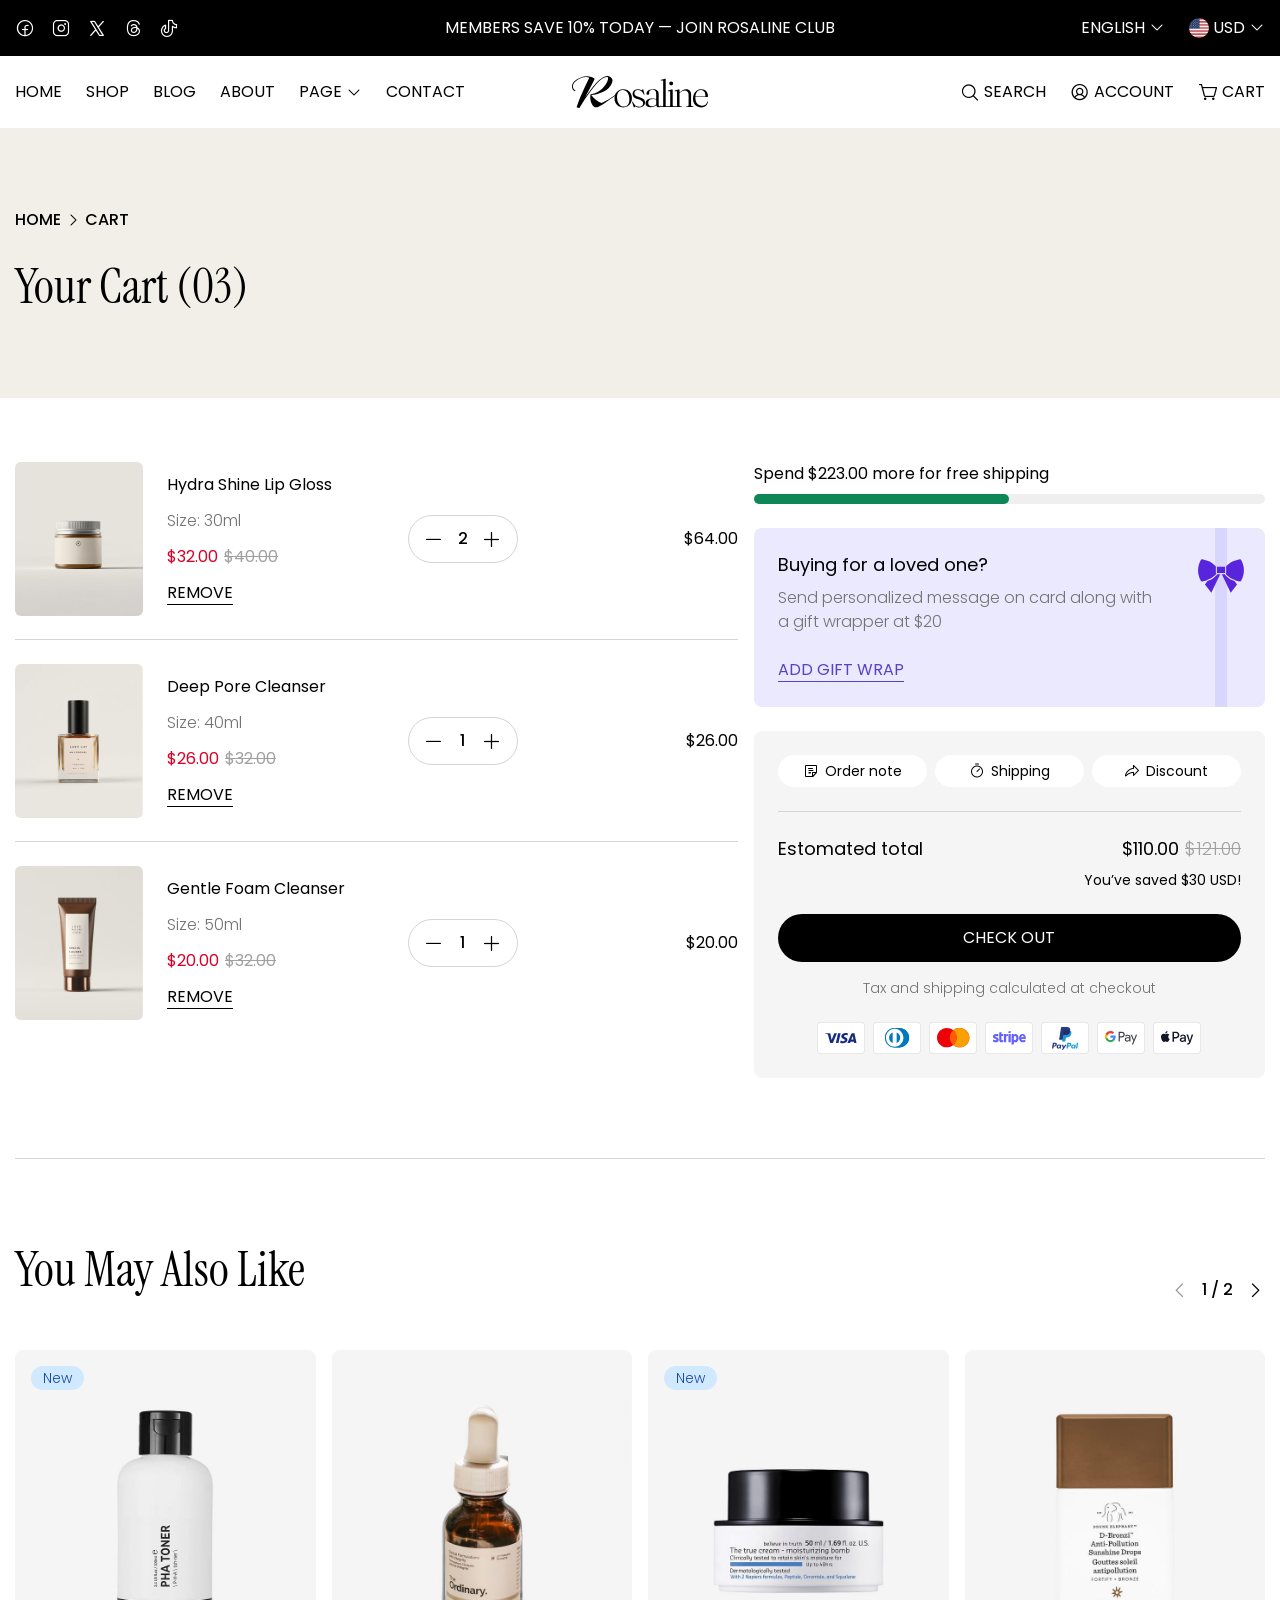
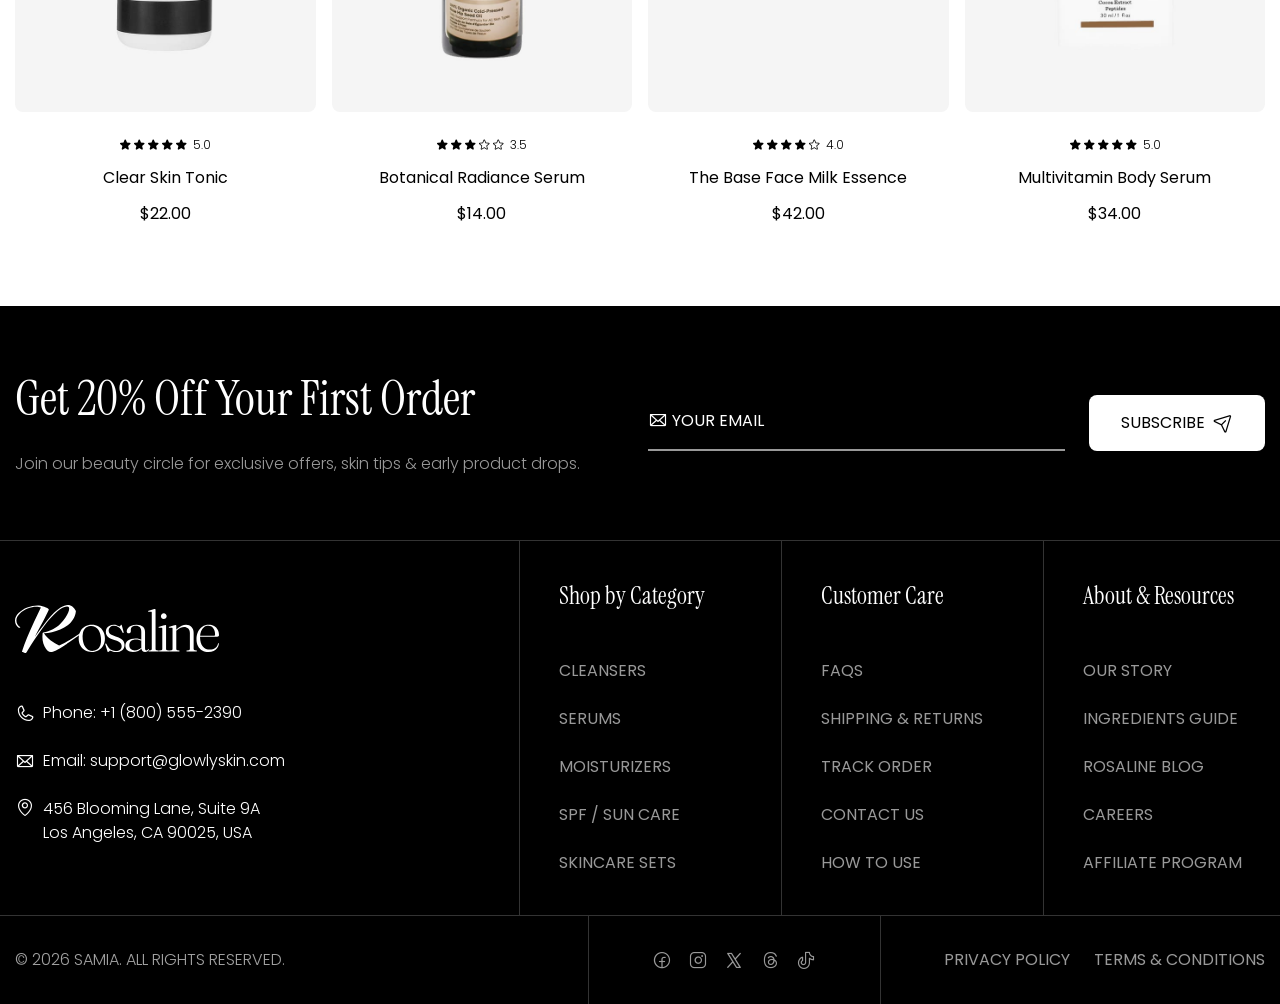
<file: cart.html>
<!DOCTYPE html>

<!--[if IE 8]><html class="ie" xmlns="http://www.w3.org/1999/xhtml" xml:lang="en-US" lang="en-US"> <![endif]-->
<!--[if (gte IE 9)|!(IE)]><!-->
<html xmlns="http://www.w3.org/1999/xhtml" xml:lang="en-US" lang="en-US">
<!--<![endif]-->


<!-- Added by HTTrack --><meta http-equiv="content-type" content="text/html;charset=utf-8" /><!-- /Added by HTTrack -->
<head>
    <meta charset="utf-8">
    <title>Rosaline - Multipurpose eCommerce</title>
    <meta name="author" content="themesflat.com">
    <meta name="viewport" content="width=device-width, initial-scale=1, maximum-scale=1">
    <meta name="description"
        content="Themesflat Rosaline - A modern and elegant Multipurpose eCommerce HTML Template, perfect for online stores selling rings, necklaces, watches, and other accessories. SEO-optimized, fast-loading, and fully customizable.">

    <!-- font -->
    <link rel="stylesheet" href="assets/fonts/fonts.css">
    <link rel="stylesheet" href="assets/icon/icomoon/style.css">
    <!-- css -->
    <link rel="stylesheet" href="assets/css/bootstrap.min.css">
    <link rel="stylesheet" href="assets/css/swiper-bundle.min.css">
    <link rel="stylesheet" href="assets/css/animate.css">
    <link rel="stylesheet" type="text/css" href="assets/css/styles.css">

    <!-- Favicon and Touch Icons  -->
    <link rel="shortcut icon" href="assets/images/logo/favicon.png">
    <link rel="apple-touch-icon-precomposed" href="assets/images/logo/favicon.png">
</head>

<body>
    <!-- Scroll Top -->
    <button id="goTop">
        <span class="border-progress"></span>
        <span class="ic-wrap">
            <span class="icon icon-ArrowCaretUp"></span>
        </span>
    </button>
    <!-- /Scroll Top -->

    <!-- Preload -->
    <div class="preload preload-container" id="preload">
        <div class="preload-logo">
            <div class="spinner"></div>
        </div>
    </div>
    <!-- /Preload -->

    <main id="wrapper">
        <div class="menu-overlay-enabled" id="menu-overlay-enabled"></div>
        <!-- Topbar -->
        <div class="tf-topbar bg-black ssm-d-none">
            <div class="container">
                <div class="row align-items-center">
                    <div class="col-2 d-none d-xl-flex">
                        <div class="topbar-left">
                            <ul class="tf-list gap-16">
                                <li>
                                    <a href="https://www.facebook.com/" target="_blank" class="text-white fs-20 link">
                                        <i class="icon icon-LogoFacebook"></i>
                                    </a>
                                </li>
                                <li>
                                    <a href="https://www.instagram.com/" target="_blank" class="text-white fs-20 link">
                                        <i class="icon icon-LogoInstagram"></i>
                                    </a>
                                </li>
                                <li>
                                    <a href="https://x.com/" target="_blank" class="text-white fs-20 link">
                                        <i class="icon icon-LogoX"></i>
                                    </a>
                                </li>
                                <li>
                                    <a href="https://www.threads.com/" target="_blank" class="text-white fs-20 link">
                                        <i class="icon icon-LogoThread"></i>
                                    </a>
                                </li>
                                <li>
                                    <a href="https://www.tiktok.com/" target="_blank" class="text-white fs-20 link">
                                        <i class="icon icon-LogoTiktok"></i>
                                    </a>
                                </li>
                            </ul>
                        </div>
                    </div>
                    <div class="col-12 col-xl-8">
                        <div dir="ltr" class="swiper tf-swiper swiper-topbar" data-direction="vertical" data-auto="true"
                            data-loop="true" data-speed="1000">
                            <div class="swiper-wrapper">
                                <!-- slide 1 -->
                                <div class="swiper-slide">
                                    <p
                                        class="topbar-center text-white text-uppercase text-center fw-normal text-line-clamp-1">
                                        Free shipping on orders over $49! | Spring Beauty Sale - Up to 30% Off
                                    </p>
                                </div>
                                <!-- slide 2 -->
                                <div class="swiper-slide">
                                    <p
                                        class="topbar-center text-white text-uppercase text-center fw-normal text-line-clamp-1">
                                        Members Save 10% Today — Join Rosaline Club
                                    </p>
                                </div>
                            </div>
                        </div>
                    </div>
                    <div class="col-2 col-2 d-none d-xl-block">
                        <div class="tf-list justify-content-end">
                            <div class="tf-languages">
                                <select class="tf-dropdown-select style-default color-white type-languages">
                                    <option>ENGLISH</option>
                                    <option>VIETNAM</option>
                                    <option>简体中文</option>
                                    <option>اردو</option>
                                </select>
                            </div>
                            <div class="tf-currencies">
                                <select class="tf-dropdown-select style-default color-white type-currencies">
                                    <option selected data-thumbnail="assets/images/country/united-state.png">USD
                                    </option>
                                    <option data-thumbnail="assets/images/country/vietnam.png">VND</option>
                                </select>
                            </div>
                        </div>
                    </div>
                </div>
            </div>
        </div>
        <!-- /Topbar -->
        <!-- Header -->
        <header class="tf-header">
            <div class="header-inner">
                <div class="container">
                    <div class="row align-items-center">
                        <div class="col-4 col-lg-5">
                            <div class="header-left">
                                <div class="box-btn-open-menu d-flex">
                                    <a href="#mobileMenu" data-bs-toggle="offcanvas" class="d-xl-none">
                                        <i class="icon icon-OpenMenu fs-24"></i>
                                    </a>
                                </div>
                                <nav class="box-navigation d-none d-xl-block">
                                    <ul class="box-nav-menu">
                                        <li class="menu-item">
                                            <a href="index.html" class="item-link">
                                                <span class="text">HOME</span>
                                            </a>
                                        </li>
                                        <li class="menu-item">
                                            <a href="shop.html" class="item-link">
                                                <span class="text">SHOP</span>
                                            </a>
                                        </li>
                                        <li class="menu-item">
                                            <a href="blog.html" class="item-link">
                                                <span class="text">BLOG</span>
                                            </a>
                                        </li>
                                        <li class="menu-item">
                                            <a href="about.html" class="item-link">
                                                <span class="text">ABOUT</span>
                                            </a>
                                        </li>
                                        <li class="menu-item position-relative">
                                            <a href="#" class="item-link">
                                                <span class="text">
                                                    PAGE
                                                </span>
                                                <i class="icon icon-ArrowCaretDown"></i>
                                            </a>
                                            <div class="sub-menu sub-menu_v2">
                                                <ul class="sub-menu_list">
                                                    <li>
                                                        <a href="about.html" class="sub-menu_link">
                                                            <span class="text">About</span>
                                                        </a>
                                                    </li>
                                                    <li>
                                                        <a href="store.html" class="sub-menu_link">
                                                            <span class="text">Store</span>
                                                        </a>
                                                    </li>
                                                    <li>
                                                        <a href="cart.html" class="sub-menu_link">
                                                            <span class="text">Cart</span>
                                                        </a>
                                                    </li>
                                                    <li>
                                                        <a href="faq.html" class="sub-menu_link">
                                                            <span class="text">FAQs</span>
                                                        </a>
                                                    </li>
                                                </ul>
                                            </div>
                                        </li>
                                        <li class="menu-item">
                                            <a href="contact.html" class="item-link">
                                                <span class="text">CONTACT</span>
                                            </a>
                                        </li>
                                    </ul>
                                </nav>
                            </div>
                        </div>
                        <div class="col-4 col-lg-2">
                            <div class="header-center d-flex justify-content-center">
                                <a href="index.html" class="logo-site">
                                    <img loading="lazy" width="136" height="32" src="assets/images/logo/logo.svg"
                                        alt=" Image">
                                </a>
                            </div>
                        </div>
                        <div class="col-4 col-lg-5">
                            <div class="header-right">
                                <ul class="tf-list nav-icon-list justify-content-end">
                                    <li class="ssm-d-none">
                                        <a href="#modalSearch" data-bs-toggle="modal"
                                            class="nav-icon-item fw-normal is-text">
                                            <i class="icon icon-Search"></i>
                                            <span class="lg-d-none">
                                                SEARCH
                                            </span>
                                        </a>
                                    </li>
                                    <li>
                                        <a href="login.html" class="nav-icon-item fw-normal is-text">
                                            <i class="icon icon-UserCircle"></i>
                                            <span class="lg-d-none">
                                                ACCOUNT
                                            </span>
                                        </a>
                                    </li>
                                    <li>
                                        <a href="#shoppingCart" data-bs-toggle="offcanvas"
                                            class="nav-icon-item fw-normal is-text">
                                            <i class="icon icon-ShoppingCart"></i>
                                            <span class="lg-d-none">
                                                CART
                                            </span>
                                        </a>
                                    </li>
                                </ul>
                            </div>
                        </div>
                    </div>
                </div>
            </div>
        </header>
        <!-- /Header -->
        <!-- Page Title -->
        <section class="tf-page-heading flat-spacing">
            <div class="container">
                <div class="row">
                    <div class="col-9 col-sm-6">
                        <div class="content text-start">
                            <ul class="breadcrumb">
                                <li>
                                    <a href="index.html" class="link">
                                        HOME
                                    </a>
                                </li>
                                <li>
                                    <i class="icon icon-ArrowCaretRight"></i>
                                </li>
                                <li>
                                    CART
                                </li>
                            </ul>
                            <h3 class="page-title font-instrument_serif fw-normal mb-0">
                                Your Cart (03)
                            </h3>
                        </div>
                    </div>
                </div>
            </div>
        </section>
        <!-- /Page Title -->
        <!-- Cart -->
        <div class="section-shopping-cart each-list-prd flat-spacing-2 pb-0">
            <div class="container">
                <div class="row gy-30">
                    <div class="col-lg-7">
                        <div class="overflow-auto">
                            <div class="tf-table-page-cart">
                                <div class="tf-cart_item each-prd file-delete">
                                    <div class="cart-col cart_product">
                                        <a href="product-detail.html" class="img-prd">
                                            <img loading="lazy" width="128" height="154"
                                                src="assets/images/product/product-15.jpg" alt="Image">
                                        </a>
                                        <div class="infor-prd">
                                            <a href="product-detail.html" class="prd_name fw-normal link-underline">
                                                Hydra Shine Lip Gloss
                                            </a>
                                            <div class="prd_select cl-text-5">
                                                <span class="type-text">
                                                    Size:&nbsp;
                                                </span>
                                                <div class="type-select">
                                                    <select class="bg-white">
                                                        <option selected="selected">30ml</option>
                                                        <option>50ml</option>
                                                        <option>70ml</option>
                                                    </select>
                                                </div>
                                            </div>
                                            <div class="price-wrap fw-normal gap-6">
                                                <p class="price-new text-primary cart_price each-price">$32.00
                                                </p>
                                                <p class="price-old cl-text-6">$40.00</p>
                                            </div>
                                            <div class="cart_remove tf-btn-line fw-normal remove">
                                                REMOVE
                                            </div>
                                        </div>
                                    </div>
                                    <div class="cart-col cart_quantity" data-cart-title="Quantity">
                                        <div class="wg-quantity">
                                            <button class="btn-quantity minus-quantity">
                                                <i class="icon icon-Minus"></i>
                                            </button>
                                            <input class="quantity-product" type="text" name="number" value="2">
                                            <button class="btn-quantity plus-quantity">
                                                <i class="icon icon-Plus"></i>
                                            </button>
                                        </div>
                                    </div>
                                    <div class="cart-col cart_total fw-normal each-subtotal-price"
                                        data-cart-title="Total">
                                    </div>
                                </div>
                                <div class="tf-cart_item each-prd file-delete">
                                    <div class="cart-col cart_product">
                                        <a href="product-detail.html" class="img-prd">
                                            <img loading="lazy" width="128" height="154"
                                                src="assets/images/product/product-14.jpg" alt="Image">
                                        </a>
                                        <div class="infor-prd">
                                            <a href="product-detail.html" class="prd_name fw-normal link-underline">
                                                Deep Pore Cleanser
                                            </a>
                                            <div class="prd_select cl-text-5">
                                                <span class="type-text">
                                                    Size:&nbsp;
                                                </span>
                                                <div class="type-select">
                                                    <select class="bg-white">
                                                        <option selected="selected">40ml</option>
                                                        <option>50ml</option>
                                                        <option>70ml</option>
                                                    </select>
                                                </div>
                                            </div>
                                            <div class="price-wrap fw-normal gap-6">
                                                <p class="price-new text-primary cart_price each-price">$26.00
                                                </p>
                                                <p class="price-old cl-text-6">$32.00</p>
                                            </div>
                                            <div class="cart_remove tf-btn-line fw-normal remove">
                                                REMOVE
                                            </div>
                                        </div>
                                    </div>
                                    <div class="cart-col cart_quantity" data-cart-title="Quantity">
                                        <div class="wg-quantity">
                                            <button class="btn-quantity minus-quantity">
                                                <i class="icon icon-Minus"></i>
                                            </button>
                                            <input class="quantity-product" type="text" name="number" value="1">
                                            <button class="btn-quantity plus-quantity">
                                                <i class="icon icon-Plus"></i>
                                            </button>
                                        </div>
                                    </div>
                                    <div class="cart-col cart_total fw-normal each-subtotal-price"
                                        data-cart-title="Total">
                                    </div>
                                </div>
                                <div class="tf-cart_item each-prd file-delete">
                                    <div class="cart-col cart_product">
                                        <a href="product-detail.html" class="img-prd">
                                            <img loading="lazy" width="128" height="154"
                                                src="assets/images/product/product-16.jpg" alt="Image">
                                        </a>
                                        <div class="infor-prd">
                                            <a href="product-detail.html" class="prd_name fw-normal link-underline">
                                                Gentle Foam Cleanser
                                            </a>
                                            <div class="prd_select cl-text-5">
                                                <span class="type-text">
                                                    Size:&nbsp;
                                                </span>
                                                <div class="type-select">
                                                    <select class="bg-white">
                                                        <option>40ml</option>
                                                        <option selected="selected">50ml</option>
                                                        <option>70ml</option>
                                                    </select>
                                                </div>
                                            </div>
                                            <div class="price-wrap fw-normal gap-6">
                                                <p class="price-new text-primary cart_price each-price">$20.00
                                                </p>
                                                <p class="price-old cl-text-6">$32.00</p>
                                            </div>
                                            <div class="cart_remove tf-btn-line fw-normal remove">
                                                REMOVE
                                            </div>
                                        </div>
                                    </div>
                                    <div class="cart-col cart_quantity" data-cart-title="Quantity">
                                        <div class="wg-quantity">
                                            <button class="btn-quantity minus-quantity">
                                                <i class="icon icon-Minus"></i>
                                            </button>
                                            <input class="quantity-product" type="text" name="number" value="1">
                                            <button class="btn-quantity plus-quantity">
                                                <i class="icon icon-Plus"></i>
                                            </button>
                                        </div>
                                    </div>
                                    <div class="cart-col cart_total fw-normal each-subtotal-price"
                                        data-cart-title="Total">
                                    </div>
                                </div>
                            </div>
                        </div>
                    </div>
                    <div class="col-lg-5">
                        <div class="fl-sidebar-cart">
                            <div class="notification-progress">
                                <p class="fw-normal mb-8">
                                    Spend $223.00 more for free shipping
                                </p>
                                <div class="progress-cart">
                                    <div class="value" style="width: 50%;" data-progress="50">
                                    </div>
                                </div>
                            </div>
                            <div class="box-order-gift">
                                <div class="img-item">
                                    <svg width="48" height="179" viewBox="0 0 48 179" fill="none"
                                        xmlns="http://www.w3.org/2000/svg">
                                        <rect x="18" width="12" height="179" fill="#D9D6FE" />
                                        <path
                                            d="M20.352 45.12C20.1493 45.12 19.9467 44.96 19.9467 44.7146V39.1786C19.9467 38.9546 20.128 38.7733 20.352 38.7733H27.6587C27.8827 38.7733 28.064 38.9653 28.064 39.1786V44.7146C28.064 44.9706 27.8613 45.12 27.6587 45.12H20.352Z"
                                            fill="#5925DC" />
                                        <path
                                            d="M18.9654 38.6026C18.8907 38.784 18.848 38.976 18.848 39.1786V44.7146C18.848 45.1306 19.0187 45.504 19.2854 45.7706C18.0587 47.392 15.296 50.208 10.0267 52.1066C9.99471 52.1173 9.97337 52.1173 9.95204 52.1386H9.94137C8.52271 52.6506 6.92271 53.088 5.13071 53.4186C4.59737 53.5146 4.08537 53.2693 3.81871 52.7893C0.16004 45.888 0.16004 38.88 3.81871 31.9786C4.07471 31.4986 4.58671 31.2533 5.13071 31.3493C13.0987 32.8426 17.1627 36.416 18.9654 38.6026Z"
                                            fill="#5925DC" />
                                        <path
                                            d="M23.136 46.2186L14.3253 64.672L7.92529 56.4053L10.5066 53.0986C16.2026 51.008 19.104 47.8826 20.32 46.2186H20.352H23.136Z"
                                            fill="#5925DC" />
                                        <path
                                            d="M44.1814 31.9787C47.8507 38.88 47.8507 45.888 44.1814 52.7893C43.9254 53.2693 43.4134 53.5147 42.8694 53.4187C41.0667 53.088 39.4667 52.64 38.0587 52.1387H38.0481C38.0267 52.128 37.9947 52.1173 37.9734 52.1067C32.7041 50.1973 29.9414 47.392 28.7147 45.7707C28.9814 45.504 29.1521 45.12 29.1521 44.7147V39.1787C29.1521 38.976 29.1094 38.7733 29.0347 38.6027C30.8374 36.416 34.9014 32.8427 42.8801 31.36C43.4134 31.2533 43.9254 31.4987 44.1814 31.9787Z"
                                            fill="#5925DC" />
                                        <path
                                            d="M37.4933 53.0987L40.0747 56.4053L33.6747 64.6613L24.864 46.208H27.648H27.68C28.896 47.8827 31.7973 51.008 37.4933 53.0987Z"
                                            fill="#5925DC" />
                                    </svg>
                                </div>
                                <p class="title text-body-l fw-normal mb-8">
                                    Buying for a loved one?
                                </p>
                                <p class="desc cl-text-5 mb-24">
                                    Send personalized message on card
                                    along with a gift wrapper at $20
                                </p>
                                <a href="#" class="tf-btn-line style-purple fw-normal">
                                    ADD GIFT WRAP
                                </a>
                            </div>
                            <div class="box-checkout">
                                <div class="tf-mini-cart-tool mb-24">
                                    <div class="tf-mini-cart-tool-btn style-2 btn-checkout-note">
                                        <i class="icon icon-Note"></i>
                                        <span class="text-body-s fw-normal md-d-none">Order note</span>
                                        <span class="text-body-s fw-normal d-md-none">Note</span>
                                    </div>
                                    <div class="tf-mini-cart-tool-btn style-2 btn-checkout-shipping">
                                        <i class="icon icon-Timer"></i>
                                        <span class="text-body-s fw-normal xxl-d-none">Estimate shipping</span>
                                        <span class="text-body-s fw-normal d-xxl-none">Shipping</span>
                                    </div>
                                    <div class="tf-mini-cart-tool-btn style-2 btn-checkout-gift">
                                        <i class="icon icon-Share"></i>
                                        <span class="text-body-s fw-normal">Discount</span>
                                    </div>
                                </div>
                                <div class="tf-checkout-sub-form active-checkout-note">
                                    <form action="#">
                                        <div class="tf-field mb-16">
                                            <label for="checkoutNote" class="text-body-xs">Special instructions</label>
                                            <textarea class="style-4" name="note" id="checkoutNote"
                                                placeholder="Add notes or special requests" required=""></textarea>
                                        </div>
                                        <div class="tf-cart-tool-btns">
                                            <button class="subscribe-button tf-btn type-4 style-2" type="submit">
                                                Save
                                            </button>
                                        </div>
                                    </form>
                                </div>
                                <div class="tf-checkout-sub-form active-checkout-shipping estimate-shipping">
                                    <form class="tf-mini-cart-tool-content shipping-form">
                                        <div class="form-content">
                                            <div class="zipcode-message error text-body-s" style="display: none">
                                                <p class="msg-text_1 fw-normal mb-6">
                                                    <i class="icon icon-Close fs-16"></i>
                                                    Unable to calculate shipping
                                                </p>
                                                <p class="msg-text_2">
                                                    Shipping couldn’t be calculated for this address. Check your details
                                                    and try
                                                    again.
                                                </p>
                                            </div>
                                            <div class="zipcode-message success text-body-s" style="display: none">
                                                <p class="msg-text_1 fw-normal mb-6">
                                                    <i class="icon icon-Check fs-16"></i>
                                                    Shipping option available
                                                </p>
                                                <p class="msg-text_2">
                                                    Standard delivery — <span class="fw-normal"> $18.61 USD</span>
                                                </p>
                                            </div>
                                            <div class="tf-field">
                                                <label for="shipping-country-checkout"
                                                    class="text-body-xs">Country</label>
                                                <div class="tf-select w-100">
                                                    <select id="shipping-country-checkout"
                                                        class="shipping-country style-4" name="address[country]"
                                                        data-default="">
                                                        <option value="Australia"
                                                            data-provinces='[["Australian Capital Territory","Australian Capital Territory"],["New South Wales","New South Wales"],["Northern Territory","Northern Territory"],["Queensland","Queensland"],["South Australia","South Australia"],["Tasmania","Tasmania"],["Victoria","Victoria"],["Western Australia","Western Australia"]]'>
                                                            Australia
                                                        </option>
                                                        <option value="Austria" data-provinces="[]">Austria</option>
                                                        <option value="Belgium" data-provinces="[]">Belgium</option>
                                                        <option value="Canada"
                                                            data-provinces='[["Ontario","Ontario"],["Quebec","Quebec"]]'>
                                                            Canada</option>
                                                        <option value="Czech Republic" data-provinces="[]">Czechia
                                                        </option>
                                                        <option value="Denmark" data-provinces="[]">Denmark</option>
                                                        <option value="Finland" data-provinces="[]">Finland</option>
                                                        <option value="France" data-provinces="[]">France</option>
                                                        <option value="Germany" data-provinces="[]">Germany</option>
                                                        <option value="United States"
                                                            data-provinces='[["Alabama","Alabama"],["California","California"],["Florida","Florida"]]'>
                                                            United States
                                                        </option>
                                                        <option value="United Kingdom"
                                                            data-provinces='[["England","England"],["Scotland","Scotland"],["Wales","Wales"],["Northern Ireland","Northern Ireland"]]'>
                                                            United Kingdom
                                                        </option>
                                                        <option value="India" data-provinces="[]">India</option>
                                                        <option value="Japan" data-provinces="[]">Japan</option>
                                                        <option value="Mexico" data-provinces="[]">Mexico</option>
                                                        <option value="South Korea" data-provinces="[]">South Korea
                                                        </option>
                                                        <option value="Spain" data-provinces="[]">Spain</option>
                                                        <option value="Italy" data-provinces="[]">Italy</option>
                                                        <option value="Vietnam" selected
                                                            data-provinces='[["Ha Noi","Ha Noi"],["Da Nang","Da Nang"],["Ho Chi Minh","Ho Chi Minh"]]'>
                                                            Vietnam
                                                        </option>
                                                    </select>
                                                </div>
                                            </div>
                                            <div class="tf-field">
                                                <label for="shipping-province-checkout"
                                                    class="text-body-xs">Province</label>
                                                <div class="tf-select w-100">
                                                    <select id="shipping-province-checkout"
                                                        class="shipping-province style-4" name="address[province]"
                                                        data-default="">

                                                    </select>
                                                </div>
                                            </div>
                                            <div class="tf-field">
                                                <label for="zipcode-checkout" class="text-body-xs">Zip/Postal
                                                    code</label>
                                                <input type="text" placeholder="Postal code" data-opend-focus
                                                    id="zipcode-checkout" class="zipcode style-4" name="address[zip]"
                                                    value="">
                                            </div>
                                            <button class="subscribe-button tf-btn style-2 type-4" type="submit">
                                                Calculate
                                            </button>
                                        </div>
                                    </form>
                                </div>
                                <div class="tf-checkout-sub-form active-checkout-gift">
                                    <form action="#">
                                        <div class="tf-field mb-16">
                                            <label for="checkoutGift" class="text-body-xs">Discount code</label>
                                            <input class="style-4" type="text" id="checkoutGift"
                                                placeholder="Enter discount code here" required>
                                        </div>
                                        <div class="tf-cart-tool-btns">
                                            <button class="subscribe-button tf-btn type-4 style-2" type="submit">
                                                Apply
                                            </button>
                                        </div>
                                    </form>
                                </div>
                                <div class="br-line bg-line-5 mb-24"></div>
                                <div class="total-order text-body-l mb-8">
                                    <span class="fw-normal">Estomated total</span>
                                    <div class="price-wrap gap-6">
                                        <span class="total fw-normal each-total-price">$110.00</span>
                                        <span class="price-old cl-text-6 each-total-price_discount">$120.00</span>
                                    </div>
                                </div>
                                <p class="text-save text-body-s fw-normal text-end mb-24">
                                    You’ve saved
                                    <span>$30</span>
                                    USD!
                                </p>
                                <a href="checkout.html" class="tf-btn type-2 style-2 w-100 mb-16">
                                    Check out
                                </a>
                                <p class="text-center text-body-s cl-text-5 mb-24">
                                    Tax and shipping calculated at checkout
                                </p>
                                <ul class="list-card justify-content-center">
                                    <li class="card-item">
                                        <img width="48" height="32" src="assets/images/payment/visa.svg" alt="card">
                                    </li>
                                    <li class="card-item">
                                        <img width="48" height="32" src="assets/images/payment/water.svg" alt="card">
                                    </li>
                                    <li class="card-item">
                                        <img width="48" height="32" src="assets/images/payment/master.svg" alt="card">
                                    </li>
                                    <li class="card-item">
                                        <img width="48" height="32" src="assets/images/payment/tripe.svg" alt="card">
                                    </li>
                                    <li class="card-item">
                                        <img width="48" height="32" src="assets/images/payment/paypal.svg" alt="card">
                                    </li>
                                    <li class="card-item">
                                        <img width="48" height="32" src="assets/images/payment/g-play.svg" alt="card">
                                    </li>
                                    <li class="card-item">
                                        <img width="48" height="32" src="assets/images/payment/a-store.svg" alt="card">
                                    </li>
                                </ul>
                            </div>
                        </div>
                    </div>
                </div>
            </div>
        </div>
        <!-- /Cart -->
        <!-- Recently -->
        <div class="tf-btn-swiper-main flat-spacing pb-0">
            <div class="container">
                <span class="br-line bg-line-5"></span>
            </div>
            <div class="flat-spacing">
                <div class="container">
                    <div class="sect-heading space-1">
                        <h3 class="s-title font-instrument_serif">
                            You May Also Like
                        </h3>
                        <div class="group-nav_number">
                            <div class="tf-sw-nav_icon fs-20 nav-prev-swiper">
                                <i class="icon icon-ArrowCaretLeft"></i>
                            </div>
                            <div class="thumbs-pagination">
                            </div>
                            <div class="tf-sw-nav_icon fs-20 nav-next-swiper">
                                <i class="icon icon-ArrowCaretRight"></i>
                            </div>
                        </div>
                    </div>
                    <div dir="ltr" class="swiper tf-swiper swiper-type-number" data-preview="4" data-tablet="3"
                        data-mobile-sm="2" data-mobile="2" data-space="16" data-pagination="2" data-pagination-sm="2"
                        data-pagination-md="3" data-pagination-lg="4">
                        <div class="swiper-wrapper">
                            <!-- slide 1 -->
                            <div class="swiper-slide">
                                <div class="card-product">
                                    <div class="card-product_wrapper">
                                        <a href="product-detail.html" class="product-img">
                                            <img class="img-product" loading="lazy" width="348" height="420"
                                                src="assets/images/product/product-1.jpg" alt="Product">
                                            <img class="img-hover" loading="lazy" width="348" height="420"
                                                src="assets/images/product/product-1_2.jpg" alt="Product">
                                        </a>
                                        <ul class="product-badge_list">
                                            <li class="product-badge_item text-body-s new">New</li>
                                        </ul>
                                        <ul class="product-action_list">
                                            <li>
                                                <a href="#modalQuickView" data-bs-toggle="modal"
                                                    class="hover-tooltip tooltip-left box-icon">
                                                    <span class="icon icon-EyeOpen"></span>
                                                    <span class="tooltip">Quick view</span>
                                                </a>
                                            </li>
                                            <li class="wishlist">
                                                <a href="#;" class="hover-tooltip tooltip-left box-icon">
                                                    <span class="icon icon-Hearth"></span>
                                                    <span class="tooltip">Add to Wishlist</span>
                                                </a>
                                            </li>
                                            <li class="compare">
                                                <a href="#compare" data-bs-toggle="offcanvas"
                                                    class="hover-tooltip tooltip-left box-icon">
                                                    <span class="icon icon-Compare"></span>
                                                    <span class="tooltip">Compare</span>
                                                </a>
                                            </li>
                                        </ul>
                                        <div class="product-action_bot">
                                            <a href="#shoppingCart" data-bs-toggle="offcanvas"
                                                class="tf-btn hv-black btn-white type-2 w-100">
                                                Add to cart
                                                <i class="icon icon-ShoppingCart"></i>
                                            </a>
                                        </div>
                                    </div>
                                    <div class="card-product_info">
                                        <div class="product-info__rate">
                                            <div class="star-wrap fs-12">
                                                <i class="icon icon-Star"></i>
                                                <i class="icon icon-Star"></i>
                                                <i class="icon icon-Star"></i>
                                                <i class="icon icon-Star"></i>
                                                <i class="icon icon-Star"></i>
                                            </div>
                                            <span class="rate-number text-body-xs">
                                                5.0
                                            </span>
                                        </div>
                                        <a href="product-detail.html" class="name-product fw-normal link-underline">
                                            Clear Skin Tonic
                                        </a>
                                        <div class="price-wrap">
                                            <span class="price-new fw-normal">$22.00</span>
                                        </div>
                                    </div>
                                </div>
                            </div>
                            <!-- slide 2 -->
                            <div class="swiper-slide">
                                <div class="card-product">
                                    <div class="card-product_wrapper">
                                        <a href="product-detail.html" class="product-img">
                                            <img class="img-product" loading="lazy" width="348" height="420"
                                                src="assets/images/product/product-2.jpg" alt="Product">
                                            <img class="img-hover" loading="lazy" width="348" height="420"
                                                src="assets/images/product/product-2_2.jpg" alt="Product">
                                        </a>
                                        <ul class="product-action_list">
                                            <li>
                                                <a href="#modalQuickView" data-bs-toggle="modal"
                                                    class="hover-tooltip tooltip-left box-icon">
                                                    <span class="icon icon-EyeOpen"></span>
                                                    <span class="tooltip">Quick view</span>
                                                </a>
                                            </li>
                                            <li class="wishlist">
                                                <a href="#;" class="hover-tooltip tooltip-left box-icon">
                                                    <span class="icon icon-Hearth"></span>
                                                    <span class="tooltip">Add to Wishlist</span>
                                                </a>
                                            </li>
                                            <li class="compare">
                                                <a href="#compare" data-bs-toggle="offcanvas"
                                                    class="hover-tooltip tooltip-left box-icon">
                                                    <span class="icon icon-Compare"></span>
                                                    <span class="tooltip">Compare</span>
                                                </a>
                                            </li>
                                        </ul>
                                        <div class="product-action_bot">
                                            <a href="#shoppingCart" data-bs-toggle="offcanvas"
                                                class="tf-btn hv-black btn-white type-2 w-100">
                                                Add to cart
                                                <i class="icon icon-ShoppingCart"></i>
                                            </a>
                                        </div>
                                    </div>
                                    <div class="card-product_info">
                                        <div class="product-info__rate">
                                            <div class="star-wrap fs-12">
                                                <i class="icon icon-Star"></i>
                                                <i class="icon icon-Star"></i>
                                                <i class="icon icon-Star"></i>
                                                <i class="icon icon-StarSroke"></i>
                                                <i class="icon icon-StarSroke"></i>
                                            </div>
                                            <span class="rate-number text-body-xs">
                                                3.5
                                            </span>
                                        </div>
                                        <a href="product-detail.html" class="name-product fw-normal link-underline">
                                            Botanical Radiance Serum
                                        </a>
                                        <div class="price-wrap">
                                            <span class="price-new fw-normal">$14.00</span>
                                        </div>
                                    </div>
                                </div>
                            </div>
                            <!-- slide 3 -->
                            <div class="swiper-slide">
                                <div class="card-product">
                                    <div class="card-product_wrapper">
                                        <a href="product-detail.html" class="product-img">
                                            <img class="img-product" loading="lazy" width="348" height="420"
                                                src="assets/images/product/product-3.jpg" alt="Product">
                                            <img class="img-hover" loading="lazy" width="348" height="420"
                                                src="assets/images/product/product-3_2.jpg" alt="Product">
                                        </a>
                                        <ul class="product-badge_list">
                                            <li class="product-badge_item text-body-s new">New</li>
                                        </ul>
                                        <ul class="product-action_list">
                                            <li>
                                                <a href="#modalQuickView" data-bs-toggle="modal"
                                                    class="hover-tooltip tooltip-left box-icon">
                                                    <span class="icon icon-EyeOpen"></span>
                                                    <span class="tooltip">Quick view</span>
                                                </a>
                                            </li>
                                            <li class="wishlist">
                                                <a href="#;" class="hover-tooltip tooltip-left box-icon">
                                                    <span class="icon icon-Hearth"></span>
                                                    <span class="tooltip">Add to Wishlist</span>
                                                </a>
                                            </li>
                                            <li class="compare">
                                                <a href="#compare" data-bs-toggle="offcanvas"
                                                    class="hover-tooltip tooltip-left box-icon">
                                                    <span class="icon icon-Compare"></span>
                                                    <span class="tooltip">Compare</span>
                                                </a>
                                            </li>
                                        </ul>
                                        <div class="product-action_bot">
                                            <a href="#shoppingCart" data-bs-toggle="offcanvas"
                                                class="tf-btn hv-black btn-white type-2 w-100">
                                                Add to cart
                                                <i class="icon icon-ShoppingCart"></i>
                                            </a>
                                        </div>
                                    </div>
                                    <div class="card-product_info">
                                        <div class="product-info__rate">
                                            <div class="star-wrap fs-12">
                                                <i class="icon icon-Star"></i>
                                                <i class="icon icon-Star"></i>
                                                <i class="icon icon-Star"></i>
                                                <i class="icon icon-Star"></i>
                                                <i class="icon icon-StarSroke"></i>
                                            </div>
                                            <span class="rate-number text-body-xs">
                                                4.0
                                            </span>
                                        </div>
                                        <a href="product-detail.html" class="name-product fw-normal link-underline">
                                            The Base Face Milk Essence
                                        </a>
                                        <div class="price-wrap">
                                            <span class="price-new fw-normal">$42.00</span>
                                        </div>
                                    </div>
                                </div>
                            </div>
                            <!-- slide 4 -->
                            <div class="swiper-slide">
                                <div class="card-product">
                                    <div class="card-product_wrapper">
                                        <a href="product-detail.html" class="product-img">
                                            <img class="img-product" loading="lazy" width="348" height="420"
                                                src="assets/images/product/product-4.jpg" alt="Product">
                                            <img class="img-hover" loading="lazy" width="348" height="420"
                                                src="assets/images/product/product-4_2.jpg" alt="Product">
                                        </a>
                                        <ul class="product-action_list">
                                            <li>
                                                <a href="#modalQuickView" data-bs-toggle="modal"
                                                    class="hover-tooltip tooltip-left box-icon">
                                                    <span class="icon icon-EyeOpen"></span>
                                                    <span class="tooltip">Quick view</span>
                                                </a>
                                            </li>
                                            <li class="wishlist">
                                                <a href="#;" class="hover-tooltip tooltip-left box-icon">
                                                    <span class="icon icon-Hearth"></span>
                                                    <span class="tooltip">Add to Wishlist</span>
                                                </a>
                                            </li>
                                            <li class="compare">
                                                <a href="#compare" data-bs-toggle="offcanvas"
                                                    class="hover-tooltip tooltip-left box-icon">
                                                    <span class="icon icon-Compare"></span>
                                                    <span class="tooltip">Compare</span>
                                                </a>
                                            </li>
                                        </ul>
                                        <div class="product-action_bot">
                                            <a href="#shoppingCart" data-bs-toggle="offcanvas"
                                                class="tf-btn hv-black btn-white type-2 w-100">
                                                Add to cart
                                                <i class="icon icon-ShoppingCart"></i>
                                            </a>
                                        </div>
                                    </div>
                                    <div class="card-product_info">
                                        <div class="product-info__rate">
                                            <div class="star-wrap fs-12">
                                                <i class="icon icon-Star"></i>
                                                <i class="icon icon-Star"></i>
                                                <i class="icon icon-Star"></i>
                                                <i class="icon icon-Star"></i>
                                                <i class="icon icon-Star"></i>
                                            </div>
                                            <span class="rate-number text-body-xs">
                                                5.0
                                            </span>
                                        </div>
                                        <a href="product-detail.html" class="name-product fw-normal link-underline">
                                            Multivitamin Body Serum
                                        </a>
                                        <div class="price-wrap">
                                            <span class="price-new fw-normal">$34.00</span>
                                        </div>
                                    </div>
                                </div>
                            </div>
                            <!-- slide 5 -->
                            <div class="swiper-slide">
                                <div class="card-product">
                                    <div class="card-product_wrapper">
                                        <a href="product-detail.html" class="product-img">
                                            <img class="img-product" loading="lazy" width="348" height="420"
                                                src="assets/images/product/product-5.jpg" alt="Product">
                                            <img class="img-hover" loading="lazy" width="348" height="420"
                                                src="assets/images/product/product-5_2.jpg" alt="Product">
                                        </a>
                                        <ul class="product-action_list">
                                            <li>
                                                <a href="#modalQuickView" data-bs-toggle="modal"
                                                    class="hover-tooltip tooltip-left box-icon">
                                                    <span class="icon icon-EyeOpen"></span>
                                                    <span class="tooltip">Quick view</span>
                                                </a>
                                            </li>
                                            <li class="wishlist">
                                                <a href="#;" class="hover-tooltip tooltip-left box-icon">
                                                    <span class="icon icon-Hearth"></span>
                                                    <span class="tooltip">Add to Wishlist</span>
                                                </a>
                                            </li>
                                            <li class="compare">
                                                <a href="#compare" data-bs-toggle="offcanvas"
                                                    class="hover-tooltip tooltip-left box-icon">
                                                    <span class="icon icon-Compare"></span>
                                                    <span class="tooltip">Compare</span>
                                                </a>
                                            </li>
                                        </ul>
                                        <div class="product-action_bot">
                                            <a href="#shoppingCart" data-bs-toggle="offcanvas"
                                                class="tf-btn hv-black btn-white type-2 w-100">
                                                Add to cart
                                                <i class="icon icon-ShoppingCart"></i>
                                            </a>
                                        </div>
                                    </div>
                                    <div class="card-product_info">
                                        <div class="product-info__rate">
                                            <div class="star-wrap fs-12">
                                                <i class="icon icon-Star"></i>
                                                <i class="icon icon-Star"></i>
                                                <i class="icon icon-Star"></i>
                                                <i class="icon icon-Star"></i>
                                                <i class="icon icon-StarSroke"></i>
                                            </div>
                                            <span class="rate-number text-body-xs">
                                                4.0
                                            </span>
                                        </div>
                                        <a href="product-detail.html" class="name-product fw-normal link-underline">
                                            Cream for Anti-Aging
                                        </a>
                                        <div class="price-wrap">
                                            <span class="price-new fw-normal">$12.00</span>
                                        </div>
                                    </div>
                                </div>
                            </div>
                        </div>
                    </div>
                </div>
            </div>
        </div>
        <!-- /Recently -->

        <!-- Footer -->
        <footer class="tf-footer footer-v1 bg-black">
            <div class="footer-top">
                <div class="container">
                    <div class="row align-items-center gy-30">
                        <div class="col-lg-6">
                            <div class="ft-title text-white text-display-1 font-instrument_serif mb-24">
                                Get 20% Off Your First Order
                            </div>
                            <p class="ft-desc cl-text-2">
                                Join our beauty circle for exclusive offers, skin tips & early product drops.
                            </p>
                        </div>
                        <div class="col-lg-6">
                            <form action="https://tfrosaline.vercel.app/contact.html" class="form-subcribe">
                                <fieldset>
                                    <i class="icon icon-Envelope fs-20 text-white"></i>
                                    <input type="email" placeholder="YOUR EMAIL" required>
                                </fieldset>
                                <button type="submit" class="btn-action tf-btn btn-white">
                                    SUBSCRIBE
                                    <i class="icon icon-Send"></i>
                                </button>
                            </form>
                        </div>
                    </div>
                </div>
            </div>
            <div class="br-line bg-line-3"></div>
            <div class="footer-inner">
                <div class="container">
                    <div class="footer-inner_wrap">
                        <div class="ft-contact me-lg-auto">
                            <a href="index.html" class="logo-site">
                                <img loading="lazy" width="204" height="48" src="assets/images/logo/logo-white.svg"
                                    alt="Logo">
                            </a>
                            <ul class="tf-list vertical">
                                <li>
                                    <i class="icon icon-Phone fs-20 text-white"></i>
                                    <a href="tel:+18005552390" class="text-white">
                                        Phone: +1 (800) 555-2390
                                    </a>
                                </li>
                                <li>
                                    <i class="icon icon-Envelope fs-20 text-white"></i>
                                    <a href="mailto:support@glowlyskin.com" class="text-white">
                                        Email: support@glowlyskin.com
                                    </a>
                                </li>
                                <li class="align-items-start">
                                    <i class="icon icon-DotLocation fs-20 text-white"></i>
                                    <a href="https://www.google.com/maps?q=456+Blooming+Lane,+Suite+9A+Los+Angeles,+CA+90025,+USA"
                                        target="_blank" class="text-white">
                                        456 Blooming Lane, Suite 9A <br class="d-none d-md-block">
                                        Los Angeles, CA 90025, USA
                                    </a>
                                </li>
                            </ul>
                        </div>
                        <div class="br-line"></div>
                        <div class="footer-col-block footer-wrap-1">
                            <p class="footer-heading footer-heading-mobile h6 font-instrument_serif text-white">
                                Shop by Category
                            </p>
                            <div class="tf-collapse-content">
                                <ul class="footer-menu-list">
                                    <li>
                                        <a href="shop-default.html"
                                            class="fw-normal cl-text-2 link-white text-uppercase">
                                            Cleansers
                                        </a>
                                    </li>
                                    <li>
                                        <a href="shop-default.html"
                                            class="fw-normal cl-text-2 link-white text-uppercase">
                                            Serums
                                        </a>
                                    </li>
                                    <li>
                                        <a href="shop-default.html"
                                            class="fw-normal cl-text-2 link-white text-uppercase">
                                            Moisturizers
                                        </a>
                                    </li>
                                    <li>
                                        <a href="shop-default.html"
                                            class="fw-normal cl-text-2 link-white text-uppercase">
                                            SPF / Sun Care
                                        </a>
                                    </li>
                                    <li>
                                        <a href="shop-default.html"
                                            class="fw-normal cl-text-2 link-white text-uppercase">
                                            Skincare Sets
                                        </a>
                                    </li>
                                </ul>
                            </div>
                        </div>
                        <div class="br-line exception"></div>
                        <div class="footer-col-block footer-wrap-2 lg-pe-none">
                            <p class="footer-heading footer-heading-mobile h6 font-instrument_serif text-white">
                                Customer Care
                            </p>
                            <div class="tf-collapse-content">
                                <ul class="footer-menu-list">
                                    <li>
                                        <a href="faq.html" class="fw-normal cl-text-2 link-white text-uppercase">
                                            FAQs
                                        </a>
                                    </li>
                                    <li>
                                        <a href="term-of-service.html"
                                            class="fw-normal cl-text-2 link-white text-uppercase">
                                            Shipping & Returns
                                        </a>
                                    </li>
                                    <li>
                                        <a href="contact.html" class="fw-normal cl-text-2 link-white text-uppercase">
                                            Track Order
                                        </a>
                                    </li>
                                    <li>
                                        <a href="contact.html" class="fw-normal cl-text-2 link-white text-uppercase">
                                            Contact Us
                                        </a>
                                    </li>
                                    <li>
                                        <a href="contact.html" class="fw-normal cl-text-2 link-white text-uppercase">
                                            How to Use
                                        </a>
                                    </li>
                                </ul>
                            </div>
                        </div>
                        <div class="br-line"></div>
                        <div class="footer-col-block footer-wrap-3">
                            <p class="footer-heading footer-heading-mobile h6 font-instrument_serif text-white">
                                About & Resources
                            </p>
                            <div class="tf-collapse-content">
                                <ul class="footer-menu-list">
                                    <li>
                                        <a href="our-store.html" class="fw-normal cl-text-2 link-white text-uppercase">
                                            Our Story
                                        </a>
                                    </li>
                                    <li>
                                        <a href="term-of-service.html"
                                            class="fw-normal cl-text-2 link-white text-uppercase">
                                            Ingredients Guide
                                        </a>
                                    </li>
                                    <li>
                                        <a href="blog-grid.html" class="fw-normal cl-text-2 link-white text-uppercase">
                                            Rosaline Blog
                                        </a>
                                    </li>
                                    <li>
                                        <a href="term-of-service.html"
                                            class="fw-normal cl-text-2 link-white text-uppercase">
                                            Careers
                                        </a>
                                    </li>
                                    <li>
                                        <a href="term-of-service.html"
                                            class="fw-normal cl-text-2 link-white text-uppercase">
                                            Affiliate Program
                                        </a>
                                    </li>
                                </ul>
                            </div>
                        </div>
                    </div>
                </div>
            </div>
            <div class="br-line bg-line-3"></div>
            <div class="footer-bottom">
                <div class="container">
                    <div class="footer-bottom_wrap">
                        <div class="ft-text-nocopy cl-text-6 me-auto">
                            © 2026 SAMIA. ALL RIGHTS RESERVED.
                        </div>
                        <div class="br-line type-vertical lg-d-none"></div>
                        <ul class="tf-list gap-16">
                            <li>
                                <a href="https://www.facebook.com/" target="_blank" class="cl-text-2 link-white fs-20">
                                    <i class="icon icon-LogoFacebook"></i>
                                </a>
                            </li>
                            <li>
                                <a href="https://www.instagram.com/" target="_blank" class="cl-text-2 link-white fs-20">
                                    <i class="icon icon-LogoInstagram"></i>
                                </a>
                            </li>
                            <li>
                                <a href="https://x.com/" target="_blank" class="cl-text-2 link-white fs-20">
                                    <i class="icon icon-LogoX"></i>
                                </a>
                            </li>
                            <li>
                                <a href="https://www.threads.com/" target="_blank" class="cl-text-2 link-white fs-20">
                                    <i class="icon icon-LogoThread"></i>
                                </a>
                            </li>
                            <li>
                                <a href="https://www.tiktok.com/" target="_blank" class="cl-text-2 link-white fs-20">
                                    <i class="icon icon-LogoTiktok"></i>
                                </a>
                            </li>
                        </ul>
                        <div class="br-line type-vertical lg-d-none"></div>
                        <ul class="tf-list justify-content-end">
                            <li>
                                <a href="privacy-policy.html" class="fw-normal cl-text-2 link-white text-uppercase">
                                    Privacy Policy
                                </a>
                            </li>
                            <li>
                                <a href="term-of-service.html" class="fw-normal cl-text-2 link-white text-uppercase">
                                    Terms & Conditions
                                </a>
                            </li>
                        </ul>
                    </div>
                </div>
            </div>
        </footer>
        <!-- /Footer -->
        <!-- <div class="" style="height: 100px;"></div> -->
    </main>
    <!-- Mobile Menu -->
    <div class="offcanvas offcanvas-start canvas-mb" id="mobileMenu">
        <div class="canvas-header">
            <span class="flex-1 d-flex">
                <i class="icon icon-Close link-rotate fs-20" data-bs-dismiss="offcanvas"></i>
            </span>
            <a href="index.html" class="logo-site">
                <img loading="lazy" width="102" height="24" src="assets/images/logo/logo.svg" alt="Image">
            </a>
            <ul class="tf-list nav-icon-list justify-content-end flex-1">
                <li data-bs-dismiss="offcanvas">
                    <a href="#modalSearch" data-bs-toggle="modal" class="nav-icon-item fw-normal">
                        <i class="icon icon-Search"></i>
                    </a>
                </li>
                <li>
                    <a href="#shoppingCart" data-bs-toggle="offcanvas" class="nav-icon-item fw-normal">
                        <i class="icon icon-ShoppingCart"></i>
                        <span class="number-order text-body-s">
                            (03)
                        </span>
                    </a>
                </li>
            </ul>
        </div>
        <div class="br-line bg-line-5"></div>
        <div class="canvas-body">
            <div class="mb-content-top">
                <ul class="nav-ul-mb-2" id="wrapper-menu-navigation-v2"></ul>
            </div>
            <div class="group-action">
                <a href="login.html" class="tf-btn style-2 type-4 w-100">
                    Sign In
                </a>
                <a href="register.html" class="btn-action_create tf-btn-line">
                    <span class="fw-normal text-uppercase">
                        Create an account
                    </span>
                </a>
            </div>
        </div>
        <div class="br-line bg-line-5"></div>
        <div class="canvas-footer">
            <ul class="tf-list gap-12">
                <li>
                    <a href="https://www.facebook.com/" target="_blank" class="link fs-20">
                        <i class="icon icon-LogoFacebook"></i>
                    </a>
                </li>
                <li>
                    <a href="https://www.instagram.com/" target="_blank" class="link fs-20">
                        <i class="icon icon-LogoInstagram"></i>
                    </a>
                </li>
                <li>
                    <a href="https://x.com/" target="_blank" class="link fs-20">
                        <i class="icon icon-LogoX"></i>
                    </a>
                </li>
                <li>
                    <a href="https://www.threads.com/" target="_blank" class="link fs-20">
                        <i class="icon icon-LogoThread"></i>
                    </a>
                </li>
                <li>
                    <a href="https://www.tiktok.com/" target="_blank" class="link fs-20">
                        <i class="icon icon-LogoTiktok"></i>
                    </a>
                </li>
            </ul>
            <div class="tf-list justify-content-end gap-16 group-curency-language">
                <div class="tf-languages text-body-s">
                    <select class="tf-dropdown-select style-default type-languages">
                        <option>ENGLISH</option>
                        <option>VIETNAM</option>
                        <option>简体中文</option>
                        <option>اردو</option>
                    </select>
                </div>
                <div class="tf-currencies text-body-s">
                    <select class="tf-dropdown-select style-default type-currencies">
                        <option selected data-thumbnail="assets/images/country/united-state.png">USD
                        </option>
                        <option data-thumbnail="assets/images/country/vietnam.png">VND</option>
                    </select>
                </div>
            </div>
        </div>
    </div>
    <!-- /Mobile Menu -->
    <!-- Demo -->
    <div class="modal fade modal-demo" id="modalDemo">
        <div class="modal-dialog modal-dialog-centered">
            <div class="modal-content">
                <span class="icon-Close btn-close-popup fs-24" data-bs-dismiss="modal"></span>
                <div class="mega-menu">
                    <div class="row-demo">
                        <div class="demo-item">
                            <a href="index.html" class="demo-img">
                                <img loading="lazy" width="252" height="277" src="assets/images/demo/home-1.jpg"
                                    alt="Image">
                            </a>
                            <div class="bottom">
                                <a href="index.html" class="demo-name link">
                                    Main Page
                                    <span class="demo-label type-new">New</span>
                                </a>
                                <a href="index.html" class="btn-icon">
                                    <i class="icon icon-ArrowRight"></i>
                                </a>
                            </div>
                        </div>
                        <div class="demo-item">
                            <a href="home-classic-beauty.html" class="demo-img">
                                <img loading="lazy" width="252" height="277" src="assets/images/demo/home-2.jpg"
                                    alt="Image">
                            </a>
                            <div class="bottom">
                                <a href="home-classic-beauty.html" class="demo-name link">
                                    Classic Beauty
                                    <span class="demo-label type-loved">Most Loved</span>
                                </a>
                                <a href="home-classic-beauty.html" class="btn-icon">
                                    <i class="icon icon-ArrowRight"></i>
                                </a>
                            </div>
                        </div>
                        <div class="demo-item">
                            <a href="home-organic-essence.html" class="demo-img">
                                <img loading="lazy" width="252" height="277" src="assets/images/demo/home-3.jpg"
                                    alt="Image">
                            </a>
                            <div class="bottom">
                                <a href="home-organic-essence.html" class="demo-name link">
                                    Organic Essence
                                    <span class="demo-label type-new">New</span>
                                </a>
                                <a href="home-organic-essence.html" class="btn-icon">
                                    <i class="icon icon-ArrowRight"></i>
                                </a>
                            </div>
                        </div>
                        <div class="demo-item">
                            <a href="home-minimal-glow.html" class="demo-img">
                                <img loading="lazy" width="252" height="277" src="assets/images/demo/home-4.jpg"
                                    alt="Image">
                            </a>
                            <div class="bottom">
                                <a href="home-minimal-glow.html" class="demo-name link">
                                    Minimal Rosaline
                                    <span class="demo-label type-trend">Trend</span>
                                </a>
                                <a href="home-minimal-glow.html" class="btn-icon">
                                    <i class="icon icon-ArrowRight"></i>
                                </a>
                            </div>
                        </div>
                        <div class="demo-item">
                            <a href="home-bold-modern.html" class="demo-img">
                                <img loading="lazy" width="252" height="277" src="assets/images/demo/home-5.jpg"
                                    alt="Image">
                            </a>
                            <div class="bottom">
                                <a href="home-bold-modern.html" class="demo-name link">
                                    Bold & Modern
                                    <span class="demo-label type-new">New</span>
                                </a>
                                <a href="home-bold-modern.html" class="btn-icon">
                                    <i class="icon icon-ArrowRight"></i>
                                </a>
                            </div>
                        </div>
                        <div class="demo-item">
                            <a href="home-luxury-spa.html" class="demo-img">
                                <img loading="lazy" width="252" height="277" src="assets/images/demo/home-6.jpg"
                                    alt="Image">
                            </a>
                            <div class="bottom">
                                <a href="home-luxury-spa.html" class="demo-name link">
                                    Luxury Spa
                                    <span class="demo-label type-new">New</span>
                                </a>
                                <a href="home-luxury-spa.html" class="btn-icon">
                                    <i class="icon icon-ArrowRight"></i>
                                </a>
                            </div>
                        </div>
                        <div class="demo-item">
                            <a href="home-menopause-skincare.html" class="demo-img">
                                <img loading="lazy" width="252" height="277" src="assets/images/demo/home-7.jpg"
                                    alt="Image">
                            </a>
                            <div class="bottom">
                                <a href="home-menopause-skincare.html" class="demo-name link">
                                    Menopause Skincare
                                </a>
                                <a href="home-menopause-skincare.html" class="btn-icon">
                                    <i class="icon icon-ArrowRight"></i>
                                </a>
                            </div>
                        </div>
                        <div class="demo-item">
                            <a href="home-men-skincare.html" class="demo-img">
                                <img loading="lazy" width="252" height="277" src="assets/images/demo/home-8.jpg"
                                    alt="Image">
                            </a>
                            <div class="bottom">
                                <a href="home-men-skincare.html" class="demo-name link">
                                    Men Skincare
                                    <span class="demo-label type-trend">Trend</span>
                                </a>
                                <a href="home-men-skincare.html" class="btn-icon">
                                    <i class="icon icon-ArrowRight"></i>
                                </a>
                            </div>
                        </div>
                        <div class="demo-item soon">
                            <a href="home-men-skincare.html" class="demo-img">
                                <img loading="lazy" width="252" height="277" src="assets/images/demo/home-8.jpg"
                                    alt="Image">
                            </a>
                            <div class="bottom">
                                <a href="home-men-skincare.html" class="demo-name link">
                                    Coming
                                    <span class="demo-label type-soon">Coming Soon</span>
                                </a>
                                <a href="home-men-skincare.html" class="btn-icon">
                                    <i class="icon icon-ArrowRight"></i>
                                </a>
                            </div>
                        </div>
                        <div class="demo-item soon">
                            <a href="home-men-skincare.html" class="demo-img">
                                <img loading="lazy" width="252" height="277" src="assets/images/demo/home-8.jpg"
                                    alt="Image">
                            </a>
                            <div class="bottom">
                                <a href="home-men-skincare.html" class="demo-name link">
                                    Coming
                                    <span class="demo-label type-soon">Coming Soon</span>
                                </a>
                                <a href="home-men-skincare.html" class="btn-icon">
                                    <i class="icon icon-ArrowRight"></i>
                                </a>
                            </div>
                        </div>
                    </div>
                </div>
            </div>
        </div>
    </div>
    <!-- /Demo -->

    <!-- Search -->
    <div class="modal fade modal-search" id="modalSearch">
        <div class="modal-dialog modal-fullscreen">
            <div class="modal-content">
                <div class="ctn-wrap">
                    <div class="container">
                        <form action="#" class="form-search-prd">
                            <button type="submit" class="btn-action_search link">
                                <i class="icon icon-Search"></i>
                            </button>
                            <fieldset>
                                <input type="text" placeholder="Search product" required>
                            </fieldset>
                            <i class="icon icon-Close btn-close-popup fs-20" data-bs-dismiss="modal"></i>
                        </form>
                        <div class="pupular-search">
                            <span class="cl-text-5">
                                Popular Searches:
                            </span>
                            <div class="list-search">
                                <a href="shop-default.html" class="fw-normal link-underline">
                                    SkinEra
                                </a>
                                <a href="shop-default.html" class="fw-normal link-underline">
                                    Cleansers
                                </a>
                                <a href="shop-default.html" class="fw-normal link-underline">
                                    Acne & Blemishes
                                </a>
                            </div>
                        </div>
                        <div class="row gy-30">
                            <div class="col-md-2">
                                <div class="col-suggestion">
                                    <p class="text-body-l fw-normal mb-24">
                                        Suggestions
                                    </p>
                                    <div class="tf-list d-md-grid gap-16 flex-wrap">
                                        <a href="shop-default.html" class="fw-normal link-underline">cleanser</a>
                                        <a href="shop-default.html" class="fw-normal link-underline">face cleanser</a>
                                        <a href="shop-default.html" class="fw-normal link-underline">facial cleanser</a>
                                        <a href="shop-default.html" class="fw-normal link-underline">gentle cleanser</a>
                                        <a href="shop-default.html" class="fw-normal link-underline">foam cleanser</a>
                                    </div>
                                </div>
                            </div>
                            <div class="col-md-10">
                                <div class="tf-btn-swiper-main">
                                    <div class="d-flex align-items-center justify-content-between mb-24">
                                        <p class="text-body-l fw-normal">
                                            Products
                                        </p>
                                        <div class="d-flex align-items-center gap-8">
                                            <div class="tf-sw-nav_icon fs-20 nav-prev-swiper">
                                                <i class="icon icon-ArrowCaretLeft"></i>
                                            </div>
                                            <div class="thumbs-pagination">
                                            </div>
                                            <div class="tf-sw-nav_icon fs-20 nav-next-swiper">
                                                <i class="icon icon-ArrowCaretRight"></i>
                                            </div>
                                        </div>
                                    </div>
                                    <div dir="ltr" class="swiper tf-swiper swiper-type-number" data-laptop="5"
                                        data-preview="4" data-tablet="3" data-mobile-sm="3" data-mobile="2"
                                        data-space-lg="16" data-space-md="16" data-space="10" data-pagination="2"
                                        data-pagination-sm="3" data-pagination-md="3" data-pagination-lg="4">
                                        <div class="swiper-wrapper">
                                            <!-- slide 1 -->
                                            <div class="swiper-slide">
                                                <div class="card-product">
                                                    <div class="card-product_wrapper">
                                                        <a href="product-detail.html" class="product-img">
                                                            <img class="img-product" loading="lazy" width="348"
                                                                height="420" src="assets/images/product/product-14.jpg"
                                                                alt="Product">
                                                        </a>
                                                        <ul class="product-action_list">
                                                            <li>
                                                                <a href="#modalQuickView" data-bs-toggle="modal"
                                                                    class="hover-tooltip tooltip-left box-icon">
                                                                    <span class="icon icon-EyeOpen"></span>
                                                                    <span class="tooltip">Quick
                                                                        view</span>
                                                                </a>
                                                            </li>
                                                            <li class="wishlist">
                                                                <a href="#;"
                                                                    class="hover-tooltip tooltip-left box-icon">
                                                                    <span class="icon icon-Hearth"></span>
                                                                    <span class="tooltip">Add
                                                                        to Wishlist</span>
                                                                </a>
                                                            </li>
                                                            <li class="compare">
                                                                <a href="#compare" data-bs-toggle="offcanvas"
                                                                    class="hover-tooltip tooltip-left box-icon">
                                                                    <span class="icon icon-Compare"></span>
                                                                    <span class="tooltip">Compare</span>
                                                                </a>
                                                            </li>
                                                        </ul>
                                                        <div class="product-action_bot">
                                                            <a href="#shoppingCart" data-bs-toggle="offcanvas"
                                                                class="tf-btn hv-black btn-white type-2 w-100">
                                                                Add to cart
                                                                <i class="icon icon-ShoppingCart"></i>
                                                            </a>
                                                        </div>
                                                    </div>
                                                    <div class="card-product_info">
                                                        <div class="product-info__rate">
                                                            <div class="star-wrap fs-12">
                                                                <i class="icon icon-Star"></i>
                                                                <i class="icon icon-Star"></i>
                                                                <i class="icon icon-Star"></i>
                                                                <i class="icon icon-Star"></i>
                                                                <i class="icon icon-Star"></i>
                                                            </div>
                                                            <span class="rate-number text-body-xs">
                                                                5.0
                                                            </span>
                                                        </div>
                                                        <a href="product-detail.html"
                                                            class="name-product fw-normal link-underline">
                                                            Deep Pore Cleanser
                                                        </a>
                                                        <div class="price-wrap">
                                                            <span class="price-new fw-normal">$22.00</span>
                                                        </div>
                                                    </div>
                                                </div>
                                            </div>
                                            <!-- slide 2 -->
                                            <div class="swiper-slide">
                                                <div class="card-product">
                                                    <div class="card-product_wrapper">
                                                        <a href="product-detail.html" class="product-img">
                                                            <img class="img-product" loading="lazy" width="348"
                                                                height="420" src="assets/images/product/product-16.jpg"
                                                                alt="Product">
                                                        </a>
                                                        <ul class="product-action_list">
                                                            <li data-bs-dismiss="offcanvas">
                                                                <a href="#modalQuickView" data-bs-toggle="modal"
                                                                    class="hover-tooltip tooltip-left box-icon">
                                                                    <span class="icon icon-EyeOpen"></span>
                                                                    <span class="tooltip">Quick
                                                                        view</span>
                                                                </a>
                                                            </li>
                                                            <li class="wishlist">
                                                                <a href="#;"
                                                                    class="hover-tooltip tooltip-left box-icon">
                                                                    <span class="icon icon-Hearth"></span>
                                                                    <span class="tooltip">Add
                                                                        to Wishlist</span>
                                                                </a>
                                                            </li>
                                                            <li class="compare">
                                                                <a href="#compare" data-bs-toggle="offcanvas"
                                                                    class="hover-tooltip tooltip-left box-icon">
                                                                    <span class="icon icon-Compare"></span>
                                                                    <span class="tooltip">Compare</span>
                                                                </a>
                                                            </li>
                                                        </ul>
                                                        <div class="product-action_bot">
                                                            <a href="#shoppingCart" data-bs-toggle="offcanvas"
                                                                class="tf-btn hv-black btn-white type-2 w-100">
                                                                Add to cart
                                                                <i class="icon icon-ShoppingCart"></i>
                                                            </a>
                                                        </div>
                                                    </div>
                                                    <div class="card-product_info">
                                                        <div class="product-info__rate">
                                                            <div class="star-wrap fs-12">
                                                                <i class="icon icon-Star"></i>
                                                                <i class="icon icon-Star"></i>
                                                                <i class="icon icon-Star"></i>
                                                                <i class="icon icon-Star"></i>
                                                                <i class="icon icon-Star"></i>
                                                            </div>
                                                            <span class="rate-number text-body-xs">
                                                                5.0
                                                            </span>
                                                        </div>
                                                        <a href="product-detail.html"
                                                            class="name-product fw-normal link-underline">
                                                            Gentle Foam Cleanser
                                                        </a>
                                                        <div class="price-wrap">
                                                            <span class="price-new fw-normal">$17.00</span>
                                                        </div>
                                                    </div>
                                                </div>
                                            </div>
                                            <!-- slide 3 -->
                                            <div class="swiper-slide">
                                                <div class="card-product">
                                                    <div class="card-product_wrapper">
                                                        <a href="product-detail.html" class="product-img">
                                                            <img class="img-product" loading="lazy" width="348"
                                                                height="420" src="assets/images/product/product-17.jpg"
                                                                alt="Product">
                                                        </a>
                                                        <ul class="product-action_list">
                                                            <li data-bs-dismiss="offcanvas">
                                                                <a href="#modalQuickView" data-bs-toggle="modal"
                                                                    class="hover-tooltip tooltip-left box-icon">
                                                                    <span class="icon icon-EyeOpen"></span>
                                                                    <span class="tooltip">Quick
                                                                        view</span>
                                                                </a>
                                                            </li>
                                                            <li class="wishlist">
                                                                <a href="#;"
                                                                    class="hover-tooltip tooltip-left box-icon">
                                                                    <span class="icon icon-Hearth"></span>
                                                                    <span class="tooltip">Add
                                                                        to Wishlist</span>
                                                                </a>
                                                            </li>
                                                            <li class="compare">
                                                                <a href="#compare" data-bs-toggle="offcanvas"
                                                                    class="hover-tooltip tooltip-left box-icon">
                                                                    <span class="icon icon-Compare"></span>
                                                                    <span class="tooltip">Compare</span>
                                                                </a>
                                                            </li>
                                                        </ul>
                                                        <div class="product-action_bot">
                                                            <a href="#shoppingCart" data-bs-toggle="offcanvas"
                                                                class="tf-btn hv-black btn-white type-2 w-100">
                                                                Add to cart
                                                                <i class="icon icon-ShoppingCart"></i>
                                                            </a>
                                                        </div>
                                                    </div>
                                                    <div class="card-product_info">
                                                        <div class="product-info__rate">
                                                            <div class="star-wrap fs-12">
                                                                <i class="icon icon-Star"></i>
                                                                <i class="icon icon-Star"></i>
                                                                <i class="icon icon-Star"></i>
                                                                <i class="icon icon-Star"></i>
                                                                <i class="icon icon-Star"></i>
                                                            </div>
                                                            <span class="rate-number text-body-xs">
                                                                5.0
                                                            </span>
                                                        </div>
                                                        <a href="product-detail.html"
                                                            class="name-product fw-normal link-underline">
                                                            Cylindrical Toner
                                                        </a>
                                                        <div class="price-wrap">
                                                            <span class="price-new fw-normal">$32.00</span>
                                                        </div>
                                                    </div>
                                                </div>
                                            </div>
                                            <!-- slide 4 -->
                                            <div class="swiper-slide">
                                                <div class="card-product">
                                                    <div class="card-product_wrapper">
                                                        <a href="product-detail.html" class="product-img">
                                                            <img class="img-product" loading="lazy" width="348"
                                                                height="420" src="assets/images/product/product-18.jpg"
                                                                alt="Product">
                                                        </a>
                                                        <ul class="product-action_list">
                                                            <li data-bs-dismiss="offcanvas">
                                                                <a href="#modalQuickView" data-bs-toggle="modal"
                                                                    class="hover-tooltip tooltip-left box-icon">
                                                                    <span class="icon icon-EyeOpen"></span>
                                                                    <span class="tooltip">Quick
                                                                        view</span>
                                                                </a>
                                                            </li>
                                                            <li class="wishlist">
                                                                <a href="#;"
                                                                    class="hover-tooltip tooltip-left box-icon">
                                                                    <span class="icon icon-Hearth"></span>
                                                                    <span class="tooltip">Add
                                                                        to Wishlist</span>
                                                                </a>
                                                            </li>
                                                            <li class="compare">
                                                                <a href="#compare" data-bs-toggle="offcanvas"
                                                                    class="hover-tooltip tooltip-left box-icon">
                                                                    <span class="icon icon-Compare"></span>
                                                                    <span class="tooltip">Compare</span>
                                                                </a>
                                                            </li>
                                                        </ul>
                                                        <div class="product-action_bot">
                                                            <a href="#shoppingCart" data-bs-toggle="offcanvas"
                                                                class="tf-btn hv-black btn-white type-2 w-100">
                                                                Add to cart
                                                                <i class="icon icon-ShoppingCart"></i>
                                                            </a>
                                                        </div>
                                                    </div>
                                                    <div class="card-product_info">
                                                        <div class="product-info__rate">
                                                            <div class="star-wrap fs-12">
                                                                <i class="icon icon-Star"></i>
                                                                <i class="icon icon-Star"></i>
                                                                <i class="icon icon-Star"></i>
                                                                <i class="icon icon-Star"></i>
                                                                <i class="icon icon-Star"></i>
                                                            </div>
                                                            <span class="rate-number text-body-xs">
                                                                5.0
                                                            </span>
                                                        </div>
                                                        <a href="product-detail.html"
                                                            class="name-product fw-normal link-underline">
                                                            Kjaer Touch Concealer
                                                        </a>
                                                        <div class="price-wrap">
                                                            <span class="price-new fw-normal">$51.00</span>
                                                        </div>
                                                    </div>
                                                </div>
                                            </div>
                                            <!-- slide 5 -->
                                            <div class="swiper-slide">
                                                <div class="card-product">
                                                    <div class="card-product_wrapper">
                                                        <a href="product-detail.html" class="product-img">
                                                            <img class="img-product" loading="lazy" width="348"
                                                                height="420" src="assets/images/product/product-19.jpg"
                                                                alt="Product">
                                                        </a>
                                                        <ul class="product-action_list">
                                                            <li data-bs-dismiss="offcanvas">
                                                                <a href="#modalQuickView" data-bs-toggle="modal"
                                                                    class="hover-tooltip tooltip-left box-icon">
                                                                    <span class="icon icon-EyeOpen"></span>
                                                                    <span class="tooltip">Quick
                                                                        view</span>
                                                                </a>
                                                            </li>
                                                            <li class="wishlist">
                                                                <a href="#;"
                                                                    class="hover-tooltip tooltip-left box-icon">
                                                                    <span class="icon icon-Hearth"></span>
                                                                    <span class="tooltip">Add
                                                                        to Wishlist</span>
                                                                </a>
                                                            </li>
                                                            <li class="compare">
                                                                <a href="#compare" data-bs-toggle="offcanvas"
                                                                    class="hover-tooltip tooltip-left box-icon">
                                                                    <span class="icon icon-Compare"></span>
                                                                    <span class="tooltip">Compare</span>
                                                                </a>
                                                            </li>
                                                        </ul>
                                                        <div class="product-action_bot">
                                                            <a href="#shoppingCart" data-bs-toggle="offcanvas"
                                                                class="tf-btn hv-black btn-white type-2 w-100">
                                                                Add to cart
                                                                <i class="icon icon-ShoppingCart"></i>
                                                            </a>
                                                        </div>
                                                    </div>
                                                    <div class="card-product_info">
                                                        <div class="product-info__rate">
                                                            <div class="star-wrap fs-12">
                                                                <i class="icon icon-Star"></i>
                                                                <i class="icon icon-Star"></i>
                                                                <i class="icon icon-Star"></i>
                                                                <i class="icon icon-Star"></i>
                                                                <i class="icon icon-Star"></i>
                                                            </div>
                                                            <span class="rate-number text-body-xs">
                                                                5.0
                                                            </span>
                                                        </div>
                                                        <a href="product-detail.html"
                                                            class="name-product fw-normal link-underline">
                                                            Mesoestetic Cosmelan
                                                        </a>
                                                        <div class="price-wrap">
                                                            <span class="price-new fw-normal">$34.00</span>
                                                        </div>
                                                    </div>
                                                </div>
                                            </div>
                                            <!-- slide 6 -->
                                            <div class="swiper-slide">
                                                <div class="card-product">
                                                    <div class="card-product_wrapper">
                                                        <a href="product-detail.html" class="product-img">
                                                            <img class="img-product" loading="lazy" width="348"
                                                                height="420" src="assets/images/product/product-14.jpg"
                                                                alt="Product">
                                                        </a>
                                                        <ul class="product-action_list">
                                                            <li data-bs-dismiss="offcanvas">
                                                                <a href="#modalQuickView" data-bs-toggle="modal"
                                                                    class="hover-tooltip tooltip-left box-icon">
                                                                    <span class="icon icon-EyeOpen"></span>
                                                                    <span class="tooltip">Quick
                                                                        view</span>
                                                                </a>
                                                            </li>
                                                            <li class="wishlist">
                                                                <a href="#;"
                                                                    class="hover-tooltip tooltip-left box-icon">
                                                                    <span class="icon icon-Hearth"></span>
                                                                    <span class="tooltip">Add
                                                                        to Wishlist</span>
                                                                </a>
                                                            </li>
                                                            <li class="compare">
                                                                <a href="#compare" data-bs-toggle="offcanvas"
                                                                    class="hover-tooltip tooltip-left box-icon">
                                                                    <span class="icon icon-Compare"></span>
                                                                    <span class="tooltip">Compare</span>
                                                                </a>
                                                            </li>
                                                        </ul>
                                                        <div class="product-action_bot">
                                                            <a href="#shoppingCart" data-bs-toggle="offcanvas"
                                                                class="tf-btn hv-black btn-white type-2 w-100">
                                                                Add to cart
                                                                <i class="icon icon-ShoppingCart"></i>
                                                            </a>
                                                        </div>
                                                    </div>
                                                    <div class="card-product_info">
                                                        <div class="product-info__rate">
                                                            <div class="star-wrap fs-12">
                                                                <i class="icon icon-Star"></i>
                                                                <i class="icon icon-Star"></i>
                                                                <i class="icon icon-Star"></i>
                                                                <i class="icon icon-Star"></i>
                                                                <i class="icon icon-Star"></i>
                                                            </div>
                                                            <span class="rate-number text-body-xs">
                                                                5.0
                                                            </span>
                                                        </div>
                                                        <a href="product-detail.html"
                                                            class="name-product fw-normal link-underline">
                                                            Deep Pore Cleanser
                                                        </a>
                                                        <div class="price-wrap">
                                                            <span class="price-new fw-normal">$22.00</span>
                                                        </div>
                                                    </div>
                                                </div>
                                            </div>
                                        </div>
                                        <!-- <div class="sw-dot-default tf-sw-pagination"></div> -->
                                    </div>
                                </div>
                            </div>
                        </div>
                        <div class="box-btn_action text-center">
                            <a href="shop-default.html" class="tf-btn type-2">
                                See all Results
                            </a>
                        </div>
                    </div>
                </div>
                <span class="close" data-bs-dismiss="modal"></span>
            </div>
        </div>
    </div>
    <!-- /Search -->
    <!-- Shopping Cart -->
    <div class="offcanvas offcanvas-end popup-shopping-cart" id="shoppingCart">
        <div class="canvas-wrapper overflow-hidden">
            <div class="popup-header">
                <div class="d-flex justify-content-between align-items-start mb-24">
                    <h6 class="font-instrument_serif">
                        Your Cart (<span class="prd__count">03</span>)
                    </h6>
                    <i class="icon icon-Close btn-close-popup fs-24" data-bs-dismiss="offcanvas"></i>
                </div>
                <div class="cart-threshold">
                    <p class="text text-body-s fw-normal mb-8">
                        Spend $223.00 more for free shipping
                    </p>
                    <div class="tf-progress-bar tf-progress-ship">
                        <div class="value" style="width: 0%;" data-progress="25"></div>
                    </div>
                </div>
                <div class="br-line bg-line-5"></div>
            </div>
            <div class="wrap">
                <div class="tf-mini-cart-wrap list-file-delete wrap-empty_text">
                    <div class="tf-mini-cart-main">
                        <div class="tf-mini-cart-sroll">
                            <div class="tf-mini-cart-items list-empty">
                                <div class="box-text_empty type-shop_cart">
                                    <div class="shop-empty_top">
                                        <span class="icon">
                                            <i class="icon-Box"></i>
                                        </span>
                                        <p class="text-emp text-body-l fw-normal">Your cart is empty</p>
                                        <p class="text-body-s cl-text-5">
                                            Looks like you haven’t added anything yet. <br>
                                            Start browsing and find something you’ll love.
                                        </p>
                                    </div>
                                    <div class="shop-empty_bot">
                                        <a href="shop-default.html" class="tf-btn style-2 type-2">Continue Shopping </a>
                                    </div>
                                </div>
                                <div class="tf-mini-cart-item file-delete">
                                    <a href="product-detail.html" class="tf-mini-cart-image">
                                        <img loading="lazy" width="74" height="88"
                                            src="assets/images/product/product-13.jpg" alt="Image">
                                    </a>
                                    <div class="tf-mini-cart-info">
                                        <a href="product-detail.html"
                                            class="name fw-normal link-underline text-line-clamp-1">
                                            AHA Rosaline Serum 10% - 30ml
                                        </a>
                                        <div class="tf-prd-select select-color text-body-s cl-text-5">
                                            <span class="type-text">
                                                Size:&nbsp;
                                            </span>
                                            <div class="type-select">
                                                <select class="bg-white">
                                                    <option selected="selected">30ml</option>
                                                    <option>50ml</option>
                                                    <option>75ml</option>
                                                </select>
                                            </div>
                                        </div>
                                    </div>
                                    <div class="tf-mini-cart-price">
                                        <div class="price-wrap gap-6">
                                            <span
                                                class="price-new fw-normal text-primary tf-mini-card-price">$32.00</span>
                                            <span class="price-old fw-normal cl-text-6">$40.00</span>
                                        </div>
                                        <div class="group-action">
                                            <div class="wg-quantity style-2">
                                                <button type="button" class="btn-quantity minus-btn">
                                                    <i class="icon icon-Minus"></i>
                                                </button>
                                                <input class="quantity-product" type="text" name="number" value="1">
                                                <button type="button" class="btn-quantity plus-btn">
                                                    <i class="icon icon-Plus"></i>
                                                </button>
                                            </div>
                                            <button type="button" class="tf-btn-rounded style-2 remove">
                                                <i class="icon icon-Trash"></i>
                                            </button>
                                        </div>
                                    </div>
                                </div>
                                <div class="tf-mini-cart-item file-delete">
                                    <a href="product-detail.html" class="tf-mini-cart-image">
                                        <img loading="lazy" width="74" height="88"
                                            src="assets/images/product/product-19.jpg" alt="Image">
                                    </a>
                                    <div class="tf-mini-cart-info">
                                        <a href="product-detail.html"
                                            class="name fw-normal link-underline text-line-clamp-1">
                                            Hydra Barrier Moisturizer
                                        </a>
                                        <div class="tf-prd-select select-color text-body-s cl-text-5">
                                            <span class="type-text">
                                                Size:&nbsp;
                                            </span>
                                            <div class="type-select">
                                                <select class="bg-white">
                                                    <option selected="selected">30ml</option>
                                                    <option>50ml</option>
                                                    <option>75ml</option>
                                                </select>
                                            </div>
                                        </div>
                                    </div>
                                    <div class="tf-mini-cart-price">
                                        <div class="price-wrap gap-6">
                                            <span class="price-new fw-normal tf-mini-card-price">$40.00</span>
                                        </div>
                                        <div class="group-action">
                                            <div class="wg-quantity style-2">
                                                <button type="button" class="btn-quantity minus-btn">
                                                    <i class="icon icon-Minus"></i>
                                                </button>
                                                <input class="quantity-product" type="text" name="number" value="1">
                                                <button type="button" class="btn-quantity plus-btn">
                                                    <i class="icon icon-Plus"></i>
                                                </button>
                                            </div>
                                            <button type="button" class="tf-btn-rounded style-2 remove">
                                                <i class="icon icon-Trash"></i>
                                            </button>
                                        </div>
                                    </div>
                                </div>
                                <div class="tf-mini-cart-item file-delete">
                                    <a href="product-detail.html" class="tf-mini-cart-image">
                                        <img loading="lazy" width="74" height="88"
                                            src="assets/images/product/product-16.jpg" alt="Image">
                                    </a>
                                    <div class="tf-mini-cart-info">
                                        <a href="product-detail.html"
                                            class="name fw-normal link-underline text-line-clamp-1">
                                            Gentle Foam Cleanser
                                        </a>
                                        <div class="tf-prd-select select-color text-body-s cl-text-5">
                                            <span class="type-text">
                                                Size:&nbsp;
                                            </span>
                                            <div class="type-select">
                                                <select class="bg-white">
                                                    <option selected="selected">30ml</option>
                                                    <option>50ml</option>
                                                    <option>75ml</option>
                                                </select>
                                            </div>
                                        </div>
                                    </div>
                                    <div class="tf-mini-cart-price">
                                        <div class="price-wrap gap-6">
                                            <span
                                                class="price-new fw-normal text-primary tf-mini-card-price">$21.00</span>
                                            <span class="price-old fw-normal cl-text-6">$40.00</span>
                                        </div>
                                        <div class="group-action">
                                            <div class="wg-quantity style-2">
                                                <button type="button" class="btn-quantity minus-btn">
                                                    <i class="icon icon-Minus"></i>
                                                </button>
                                                <input class="quantity-product" type="text" name="number" value="1">
                                                <button type="button" class="btn-quantity plus-btn">
                                                    <i class="icon icon-Plus"></i>
                                                </button>
                                            </div>
                                            <button type="button" class="tf-btn-rounded style-2 remove">
                                                <i class="icon icon-Trash"></i>
                                            </button>
                                        </div>
                                    </div>
                                </div>
                            </div>
                            <div class="tf-minicart-recommendations box-empty_clear">
                                <p class="tf-minicart-recommendations_heading fw-normal mb-8">
                                    You may also like
                                </p>
                                <div class="swiper-recommend_wrap tf-btn-swiper-main">
                                    <div dir="ltr" class="swiper tf-swiper" data-space="16" data-cursor="grab">
                                        <div class="swiper-wrapper">
                                            <!-- slide 1 -->
                                            <div class="swiper-slide">
                                                <div class="tf-mini-cart-item align-items-center">
                                                    <a href="product-detail.html" class="tf-mini-cart-image">
                                                        <img loading="lazy" width="74" height="88"
                                                            src="assets/images/product/product-21.jpg" alt="Image">
                                                    </a>
                                                    <div class="tf-mini-cart-info">
                                                        <a href="product-detail.html"
                                                            class="name fw-normal link-underline text-line-clamp-1">
                                                            Deep Pore Cleanser
                                                        </a>
                                                        <div class="price-wrap gap-6">
                                                            <span class="price-new fw-normal text-primary">$32.00</span>
                                                            <span class="price-old fw-normal cl-text-6">$40.00</span>
                                                        </div>
                                                    </div>
                                                    <button type="button" class="btn-action tf-btn-rounded">
                                                        <i class="icon icon-ShoppingCart"></i>
                                                    </button>
                                                </div>
                                            </div>
                                            <!-- slide 2 -->
                                            <div class="swiper-slide">
                                                <div class="swiper-slide">
                                                    <div class="tf-mini-cart-item align-items-center">
                                                        <a href="product-detail.html" class="tf-mini-cart-image">
                                                            <img loading="lazy" width="74" height="88"
                                                                src="assets/images/product/product-15.jpg" alt="Image">
                                                        </a>
                                                        <div class="tf-mini-cart-info">
                                                            <a href="product-detail.html"
                                                                class="name fw-normal link-underline text-line-clamp-1">
                                                                Deep Pore Cleanser
                                                            </a>
                                                            <div class="price-wrap gap-6">
                                                                <span
                                                                    class="price-new fw-normal text-primary">$32.00</span>
                                                                <span
                                                                    class="price-old fw-normal cl-text-6">$40.00</span>
                                                            </div>
                                                        </div>
                                                        <button type="button" class="btn-action tf-btn-rounded">
                                                            <i class="icon icon-ShoppingCart"></i>
                                                        </button>
                                                    </div>
                                                </div>
                                            </div>
                                            <!-- slide 3 -->
                                            <div class="swiper-slide">
                                                <div class="swiper-slide">
                                                    <div class="tf-mini-cart-item align-items-center">
                                                        <a href="product-detail.html" class="tf-mini-cart-image">
                                                            <img loading="lazy" width="74" height="88"
                                                                src="assets/images/product/product-17.jpg" alt="Image">
                                                        </a>
                                                        <div class="tf-mini-cart-info">
                                                            <a href="product-detail.html"
                                                                class="name fw-normal link-underline text-line-clamp-1">
                                                                Deep Pore Cleanser
                                                            </a>
                                                            <div class="price-wrap gap-6">
                                                                <span
                                                                    class="price-new fw-normal text-primary">$32.00</span>
                                                                <span
                                                                    class="price-old fw-normal cl-text-6">$40.00</span>
                                                            </div>
                                                        </div>
                                                        <button type="button" class="btn-action tf-btn-rounded">
                                                            <i class="icon icon-ShoppingCart"></i>
                                                        </button>
                                                    </div>
                                                </div>
                                            </div>
                                        </div>
                                    </div>
                                    <div class="sw-line-default tf-sw-pagination"></div>
                                </div>
                            </div>
                        </div>
                    </div>
                    <div class="tf-mini-cart-bottom box-empty_clear">
                        <div class="tf-mini-cart-tool">
                            <div class="tf-mini-cart-tool-btn btn-add-note">
                                <i class="icon icon-Note"></i>
                                <span class="text-body-s fw-normal md-d-none">Order note</span>
                                <span class="text-body-s fw-normal d-md-none">Note</span>
                            </div>
                            <div class="tf-mini-cart-tool-btn btn-estimate-shipping">
                                <i class="icon icon-Timer"></i>
                                <span class="text-body-s fw-normal md-d-none">Estimate shipping</span>
                                <span class="text-body-s fw-normal d-md-none">Shipping</span>
                            </div>
                            <div class="tf-mini-cart-tool-btn btn-add-gift">
                                <i class="icon icon-Share"></i>
                                <span class="text-body-s fw-normal">Discount</span>
                            </div>
                        </div>
                        <div class="tf-mini-cart-total text-body-l fw-normal">
                            <span>Estomated total</span>
                            <div class="price-wrap gap-6">
                                <span class="price-new tf-totals-total-value fw-normal">$90.00</span>
                                <span class="price-old fw-normal cl-text-6">$120.00</span>
                            </div>
                        </div>
                        <p class="text-body-s fw-normal text-end mb-24">
                            You’ve saved $30 USD!
                        </p>
                        <div class="tf-mini-cart-view-checkout">
                            <a href="view-cart.html" class="tf-btn style-2 type-2 btn-light">
                                View cart
                            </a>
                            <a href="checkout.html" class="tf-btn style-2 type-2">
                                Check out
                            </a>
                        </div>
                        <p class="text-body-s text-center cl-text-5">
                            Tax and shipping calculated at checkout
                        </p>
                    </div>
                    <div class="tf-mini-cart-tool-overlay tf-mini-cart-tool-close"></div>
                    <div class="tf-mini-cart-tool-openable add-note">
                        <div class="overlay tf-mini-cart-tool-close"></div>
                        <form action="#" class="tf-mini-cart-tool-content">
                            <div class="tf-mini-cart-tool-text h6 font-instrument_serif">
                                Order note
                                <i class="icon icon-Close tf-mini-cart-tool-close link-rotate"></i>
                            </div>
                            <div class="tf-field">
                                <label for="cart-note" class="text-body-xs">Special instructions</label>
                                <textarea name="note" id="cart-note"
                                    placeholder="Add delivery notes, gift instructions, or any special requests for your order."
                                    required></textarea>
                            </div>
                            <div class="tf-cart-tool-btns">
                                <button class="subscribe-button tf-btn type-2 style-2" type="submit">
                                    Save
                                </button>
                            </div>
                        </form>
                    </div>
                    <div class="tf-mini-cart-tool-openable estimate-shipping">
                        <div class="overlay tf-mini-cart-tool-close"></div>
                        <form id="shipping-form" class="tf-mini-cart-tool-content">
                            <div class="tf-mini-cart-tool-text h6 font-instrument_serif">
                                Estimate shipping
                                <i class="icon icon-Close tf-mini-cart-tool-close link-rotate"></i>
                            </div>
                            <div class="form-content">
                                <div id="zipcode-message" class="zipcode-message error text-body-s"
                                    style="display: none">
                                    <p class="msg-text_1 fw-normal mb-6">
                                        <i class="icon icon-Close fs-16"></i>
                                        Unable to calculate shipping
                                    </p>
                                    <p class="msg-text_2">
                                        Shipping couldn’t be calculated for this address. Check your details and try
                                        again.
                                    </p>
                                </div>
                                <div id="zipcode-success" class="zipcode-message success text-body-s"
                                    style="display: none">
                                    <p class="msg-text_1 fw-normal mb-6">
                                        <i class="icon icon-Check fs-16"></i>
                                        Shipping option available
                                    </p>
                                    <p class="msg-text_2">
                                        Standard delivery — <span class="fw-normal"> $18.61 USD</span>
                                    </p>
                                </div>
                                <div class="tf-field">
                                    <label for="shipping-country-form" class="text-body-xs">Country</label>
                                    <div class="tf-select w-100">
                                        <select id="shipping-country-form" name="address[country]" data-default="">

                                            <option value="Australia"
                                                data-provinces='[["Australian Capital Territory","Australian Capital Territory"],["New South Wales","New South Wales"],["Northern Territory","Northern Territory"],["Queensland","Queensland"],["South Australia","South Australia"],["Tasmania","Tasmania"],["Victoria","Victoria"],["Western Australia","Western Australia"]]'>
                                                Australia
                                            </option>
                                            <option value="Austria" data-provinces="[]">Austria</option>
                                            <option value="Belgium" data-provinces="[]">Belgium</option>
                                            <option value="Canada"
                                                data-provinces='[["Ontario","Ontario"],["Quebec","Quebec"]]'>
                                                Canada</option>
                                            <option value="Czech Republic" data-provinces="[]">Czechia</option>
                                            <option value="Denmark" data-provinces="[]">Denmark</option>
                                            <option value="Finland" data-provinces="[]">Finland</option>
                                            <option value="France" data-provinces="[]">France</option>
                                            <option value="Germany" data-provinces="[]">Germany</option>
                                            <option value="United States"
                                                data-provinces='[["Alabama","Alabama"],["California","California"],["Florida","Florida"]]'>
                                                United States
                                            </option>
                                            <option value="United Kingdom"
                                                data-provinces='[["England","England"],["Scotland","Scotland"],["Wales","Wales"],["Northern Ireland","Northern Ireland"]]'>
                                                United Kingdom
                                            </option>
                                            <option value="India" data-provinces="[]">India</option>
                                            <option value="Japan" data-provinces="[]">Japan</option>
                                            <option value="Mexico" data-provinces="[]">Mexico</option>
                                            <option value="South Korea" data-provinces="[]">South Korea</option>
                                            <option value="Spain" data-provinces="[]">Spain</option>
                                            <option value="Italy" data-provinces="[]">Italy</option>
                                            <option value="Vietnam"
                                                data-provinces='[["Ha Noi","Ha Noi"],["Da Nang","Da Nang"],["Ho Chi Minh","Ho Chi Minh"]]'>
                                                Vietnam
                                            </option>
                                        </select>
                                    </div>
                                </div>
                                <div class="tf-field">
                                    <label for="shipping-province-form" class="text-body-xs">Province</label>
                                    <div class="tf-select w-100">
                                        <select id="shipping-province-form" name="address[province]" data-default="">

                                        </select>
                                    </div>
                                </div>
                                <div class="tf-field">
                                    <label for="zipcode" class="text-body-xs">Zip/Postal code</label>
                                    <input type="text" placeholder="Postal code" data-opend-focus id="zipcode"
                                        name="address[zip]" value="">
                                </div>
                            </div>
                            <div class="tf-cart-tool-btns">
                                <button class="subscribe-button tf-btn style-2 type-2" type="submit">
                                    Calculate
                                </button>
                            </div>
                        </form>
                    </div>
                    <div class="tf-mini-cart-tool-openable add-gift">
                        <div class="overlay tf-mini-cart-tool-close"></div>
                        <form id="formApplyDis" class="tf-mini-cart-tool-content form-add_gift">
                            <div class="tf-mini-cart-tool-text h6 font-instrument_serif">
                                Discount
                                <i class="icon icon-Close tf-mini-cart-tool-close link-rotate"></i>
                            </div>
                            <div class="tf-field">
                                <label for="discount-code" class="text-body-xs">Discount code</label>
                                <input type="text" id="discount-code" class="" placeholder="Enter discount code here"
                                    value="SAVE30" required>
                                <label for="discount-code" class="msg-text_dis error text-body-xs">
                                    This code is invalid or no longer available. Please check and try again.
                                </label>
                            </div>
                            <div class="tf-cart-tool-btns">
                                <button class="apply-button tf-btn type-2 style-2" type="submit">
                                    Apply
                                </button>
                            </div>
                            <div class="form-accept_notice">
                                <span class="icon mb-16">
                                    <i class="icon-CircleCheck"></i>
                                </span>
                                <p class="text-body-l fw-normal mb-8">Discount Applied</p>
                                <p class="text-body-s cl-text-5 mb-8">Your discount has been applied to this order.</p>
                                <p class="text-body-s fw-normal">You’ve saved $30 USD!</p>
                            </div>
                        </form>
                    </div>
                </div>
            </div>
        </div>
    </div>
    <!-- /Shopping Cart -->
    <!-- Quick View -->
    <div class="modal modalCentered fade modal-quickview" id="modalQuickView">
        <div class="modal-dialog modal-dialog-centered">
            <div class="modal-content product-thumbs-slider">
                <div class="col-left">
                    <div dir="ltr" class="swiper swiper-quickview">
                        <div class="swiper-wrapper">
                            <!-- slide 1 -->
                            <div class="swiper-slide">
                                <div class="item">
                                    <img loading="lazy" width="591" height="714"
                                        src="assets/images/product/single/detail-1.jpg" alt="Image">
                                </div>
                            </div>
                            <!-- slide 2 -->
                            <div class="swiper-slide">
                                <div class="item">
                                    <img loading="lazy" width="591" height="714"
                                        src="assets/images/product/single/detail-1_2.jpg" alt="Image">
                                </div>
                            </div>
                            <!-- slide 3 -->
                            <div class="swiper-slide">
                                <div class="item">
                                    <img loading="lazy" width="591" height="714"
                                        src="assets/images/product/single/detail-1_3.jpg" alt="Image">
                                </div>
                            </div>
                            <!-- slide 4 -->
                            <div class="swiper-slide">
                                <div class="item">
                                    <img loading="lazy" width="591" height="714"
                                        src="assets/images/product/single/detail-1_4.jpg" alt="Image">
                                </div>
                            </div>
                            <!-- slide 5 -->
                            <div class="swiper-slide">
                                <div class="item">
                                    <img loading="lazy" width="591" height="714"
                                        src="assets/images/product/single/detail-1_5.jpg" alt="Image">
                                </div>
                            </div>
                        </div>
                        <div class="sw-line-default style-2 tf-sw-pagination pst-1"></div>
                        <div class="group-btn-nav">
                            <div class="single-slide-prev tf-sw-nav">
                                <i class="icon icon-ArrowCaretLeft"></i>
                            </div>
                            <div class="single-slide-next tf-sw-nav">
                                <i class="icon icon-ArrowCaretRight"></i>
                            </div>
                        </div>
                    </div>
                </div>
                <div class="col-right">
                    <i class="icon icon-Close btn-close-popup fs-24" data-bs-dismiss="modal"></i>
                    <div class="tf-product-info-wrap position-relative mt-md-0 tf-quick-prd_variant">
                        <div class="tf-zoom-main sticky-top"></div>
                        <div class="tf-product-info-list other-image-zoom">
                            <div class="tf-product-info-heading">
                                <div class="product-infor-meta meta_rate">
                                    <div class="star-wrap">
                                        <i class="icon icon-Star-Sharp"></i>
                                        <i class="icon icon-Star-Sharp"></i>
                                        <i class="icon icon-Star-Sharp"></i>
                                        <i class="icon icon-Star-Sharp"></i>
                                        <i class="icon icon-Star-Sharp"></i>
                                    </div>
                                    <span class="text-body-s cl-text-5">
                                        4.9/5 (1,245 reviews)
                                    </span>
                                </div>
                                <h5 class="product-infor-name font-instrument_serif fw-normal">
                                    AHA Rosaline Serum 10%
                                </h5>
                                <ul class="product-infor-list-tag">
                                    <li>
                                        <i class="icon icon-Check"></i>
                                        <span class="text-body-s fw-normal">Brightens</span>
                                    </li>
                                    <li>
                                        <i class="icon icon-Check"></i>
                                        <span class="text-body-s fw-normal">Firms</span>
                                    </li>
                                    <li>
                                        <i class="icon icon-Check"></i>
                                        <span class="text-body-s fw-normal">Evens tone</span>
                                    </li>
                                </ul>
                                <div class="product-infor-price">
                                    <div class="mb-4 d-flex align-items-center gap-6">
                                        <span class="price-on-sale text-body-l fw-normal text-primary">
                                            $29.00
                                        </span>
                                        <span class="price-on-old text-body-l cl-text-6 text-decoration-line-through">
                                            $39.00
                                        </span>
                                        <span class="badge-sale text-body-xs">
                                            Save 25%
                                        </span>
                                    </div>
                                    <p class="text-body-xs cl-text-5">
                                        Shipping calculated at checkout.
                                    </p>
                                </div>
                            </div>
                            <div class="tf-product-progress-sale">
                                <p class="title text-body-s fw-normal mb-8">
                                    Hurry up, only 5 items left in stock.
                                </p>
                                <div class="progress-cart">
                                    <div class="value" style="width: 0%;" data-progress="70"></div>
                                </div>
                            </div>
                            <div class="tf-product-variant">
                                <div class="quick-variant-picker picker_size">
                                    <div class="variant-picker_label">
                                        <div>
                                            <span class="fw-normal">
                                                Size:
                                            </span>
                                            <span class="text-capitalize variant__value">30ml</span>
                                        </div>
                                    </div>
                                    <div class="variant-picker_values">
                                        <span class="size_btn text-body-s fw-normal active" data-quick-size="30ml"
                                            data-quick-price="39.99">30ml</span>
                                        <span class="size_btn text-body-s fw-normal" data-quick-size="50ml"
                                            data-quick-price="59.99">50ml</span>
                                        <span class="size_btn text-body-s fw-normal" data-quick-size="75ml"
                                            data-quick-price="79.99">75ml</span>
                                    </div>
                                </div>
                                <div class="tf-product-total-quantity">
                                    <div class="group-action">
                                        <div class="wg-quantity">
                                            <button class="btn-quantity btn-decrease">
                                                <i class="icon icon-Minus"></i>
                                            </button>
                                            <input class="quantity-product" type="text" name="number" value="1">
                                            <button class="btn-quantity btn-increase">
                                                <i class="icon icon-Plus"></i>
                                            </button>
                                        </div>
                                        <a href="#shoppingCart" data-bs-toggle="offcanvas"
                                            class="btn-action-price tf-btn style-2 type-2 btn-light w-100">
                                            Add To Cart
                                        </a>
                                    </div>
                                    <a href="checkout.html" class="tf-btn style-2 type-2 w-100">
                                        Buy It Now
                                    </a>
                                </div>
                            </div>
                            <div class="tf-product-extra-link">
                                <button type="button" class="btn-add-wishlist product-extra-icon text-body-s link">
                                    <i class="icon icon-Hearth"></i>
                                    <span class="text-wish">
                                        Add to wishlist
                                    </span>
                                </button>
                                <a href="#modalAsk" data-bs-toggle="modal" class="product-extra-icon text-body-s link">
                                    <i class="icon icon-Question"></i>
                                    Ask a question
                                </a>
                                <a href="#modalShare" data-bs-toggle="modal"
                                    class="product-extra-icon text-body-s link">
                                    <i class="icon icon-Share"></i>
                                    Share
                                </a>
                            </div>
                        </div>
                        <a href="product-detail.html" class="tf-btn-line">
                            <span class="text-body-s fw-normal">
                                VIEW FULL DETAILS
                            </span>
                            <i class="icon icon-ArrowRight"></i>
                        </a>
                    </div>
                </div>
            </div>
        </div>
    </div>
    <!-- /Quick View -->
    <!-- Compare -->
    <div class="offcanvas offcanvas-bottom canvas-compare" id="compare">
        <div class="canvas-wrapper">
            <div class="canvas-body">
                <div class="container">
                    <div class="tf-compare-list main-list-clear wrap-empty_text">
                        <div class="tf-compare-head">
                            <h6 class="title font-instrument_serif mb-8">Compare Products</h6>
                            <p class="desc cl-text-5">
                                Find the formula that fits your skin.
                            </p>
                        </div>
                        <div class="tf-compare-offcanvas list-empty">
                            <p class="box-text_empty cl-text-2">Your Compare is curently empty</p>
                            <div class="tf-compare-item file-delete">
                                <a href="product-detail.html">
                                    <div class="icon remove">
                                        <i class="icon-Close"></i>
                                    </div>
                                    <img class="radius-3" width="128" height="154"
                                        src="assets/images/product/product-18.jpg" alt="Image">
                                </a>
                                <a href="product-detail.html"
                                    class="name-prd_compare fw-normal link-underline text-line-clamp-1">
                                    Hydra Shine Lip Gloss
                                </a>
                            </div>
                            <div class="tf-compare-item file-delete">
                                <a href="product-detail.html">
                                    <div class="icon remove">
                                        <i class="icon-Close"></i>
                                    </div>
                                    <img class="radius-3" width="128" height="154"
                                        src="assets/images/product/product-21.jpg" alt="Image">
                                </a>
                                <a href="product-detail.html"
                                    class="name-prd_compare fw-normal link-underline text-line-clamp-1">
                                    Deep Pore Cleanser
                                </a>
                            </div>
                            <div class="tf-compare-item file-delete">
                                <a href="product-detail.html">
                                    <div class="icon remove">
                                        <i class="icon-Close"></i>
                                    </div>
                                    <img class="radius-3" width="128" height="154"
                                        src="assets/images/product/product-16.jpg" alt="Image">
                                </a>
                                <a href="product-detail.html"
                                    class="name-prd_compare fw-normal link-underline text-line-clamp-1">
                                    Gentle Foam Cleanser
                                </a>
                            </div>
                        </div>
                        <div class="tf-compare-buttons justify-content-center">
                            <a href="compare.html" class="btn-action_direc tf-btn style-2 type-2">Compare </a>
                            <div class="tf-btn-line fw-normal clear-list-empty tf-compare-button-clear-all">
                                <i class="icon icon-Close"></i>
                                CLEAR ALL
                            </div>
                        </div>
                    </div>
                </div>
            </div>
        </div>
    </div>
    <!-- /Compare -->
    <!-- Share -->
    <div class="modal modalCentered fade modal-share" id="modalShare">
        <div class="modal-dialog modal-dialog-centered">
            <div class="modal-content">
                <div class="modal-heading">
                    <h5 class="font-instrument_serif fw-normal">Share this Product</h5>
                    <span class="icon icon-Close link-rotate" data-bs-dismiss="modal"></span>
                </div>
                <div class="modal-main">
                    <div class="box_copy">
                        <p class="text-body-xs mb-4">
                            Share your link
                        </p>
                        <div class="wrap-code btn-coppy-text">
                            <p class="coppyText cl-text-5 text-body-xs" id="coppyText">
                                <i class="icon icon-Link fs-16"></i>
                                <span class="text-line-clamp-1">
                                    https://demo.rosaline.co/products/aha-glow-serum-10
                                </span>
                            </p>
                            <button type="button" class="btn-action-copy">COPY</button>
                        </div>
                    </div>
                    <div>
                        <p class="text-body-xs mb-8">
                            Share to
                        </p>
                        <ul class="tf-list gap-16">
                            <li>
                                <a href="https://www.facebook.com/" target="_blank" class="link fs-20">
                                    <i class="icon icon-LogoFacebook"></i>
                                </a>
                            </li>
                            <li>
                                <a href="https://www.instagram.com/" target="_blank" class="link fs-20">
                                    <i class="icon icon-LogoInstagram"></i>
                                </a>
                            </li>
                            <li>
                                <a href="https://x.com/" target="_blank" class="link fs-20">
                                    <i class="icon icon-LogoX"></i>
                                </a>
                            </li>
                            <li>
                                <a href="https://www.threads.com/" target="_blank" class="link fs-20">
                                    <i class="icon icon-LogoThread"></i>
                                </a>
                            </li>
                            <li>
                                <a href="https://www.tiktok.com/" target="_blank" class="link fs-20">
                                    <i class="icon icon-LogoTiktok"></i>
                                </a>
                            </li>
                        </ul>
                    </div>
                </div>
            </div>
        </div>
    </div>
    <!-- /Share -->
    <!-- Question -->
    <div class="modal modalCentered fade modal-ask" id="modalAsk">
        <div class="modal-dialog modal-dialog-centered">
            <div class="modal-content">
                <div class="modal-heading">
                    <h5 class="font-instrument_serif fw-normal">Ask a Question</h5>
                    <span class="icon icon-Close link-rotate" data-bs-dismiss="modal"></span>
                </div>
                <form action="#">
                    <div class="form-content mb-24">
                        <fieldset class="tf-field">
                            <label for="yourName_Question" class="text-body-xs">
                                Your name*
                            </label>
                            <input type="text" id="yourName_Question" class="style-3" placeholder="Enter your name"
                                required>
                        </fieldset>
                        <fieldset class="tf-field">
                            <label for="yourEmail_Question" class="text-body-xs">
                                Your email*
                            </label>
                            <input type="email" id="yourEmail_Question" class="style-3" placeholder="Enter your email"
                                required>
                        </fieldset>
                        <fieldset class="tf-field">
                            <label for="yourPhone_Question" class="text-body-xs">
                                Phone number*
                            </label>
                            <input type="number" id="yourPhone_Question" class="style-3"
                                placeholder="Enter your phone number" required>
                        </fieldset>
                        <fieldset class="tf-field">
                            <label for="yourMsg_Question" class="text-body-xs">
                                Your message*
                            </label>
                            <textarea name="yourMsg_Question" id="yourMsg_Question" class="style-3"
                                placeholder="Tell us about your experience. How did it feel on your skin? What changes did you notice?"></textarea>
                        </fieldset>
                    </div>
                    <button type="submit" class="tf-btn type-2 style-2 w-100">
                        Send question
                    </button>
                </form>
            </div>
        </div>
    </div>
    <!-- /Question -->

    <!-- Javascript -->
    <script src="assets/js/plugin/bootstrap.min.js"></script>
    <script src="assets/js/plugin/jquery.min.js"></script>
    <script src="assets/js/plugin/swiper-bundle.min.js"></script>
    <script src="assets/js/plugin/bootstrap-select.min.js"></script>
    <script src="assets/js/plugin/count-down.js"></script>
    <script src="assets/js/plugin/infinityslide.js"></script>
    <script src="assets/js/plugin/wow.min.js"></script>

    <script src="assets/js/carousel.js"></script>
    <script src="assets/js/main.js"></script>
</body>


</html>
</file>
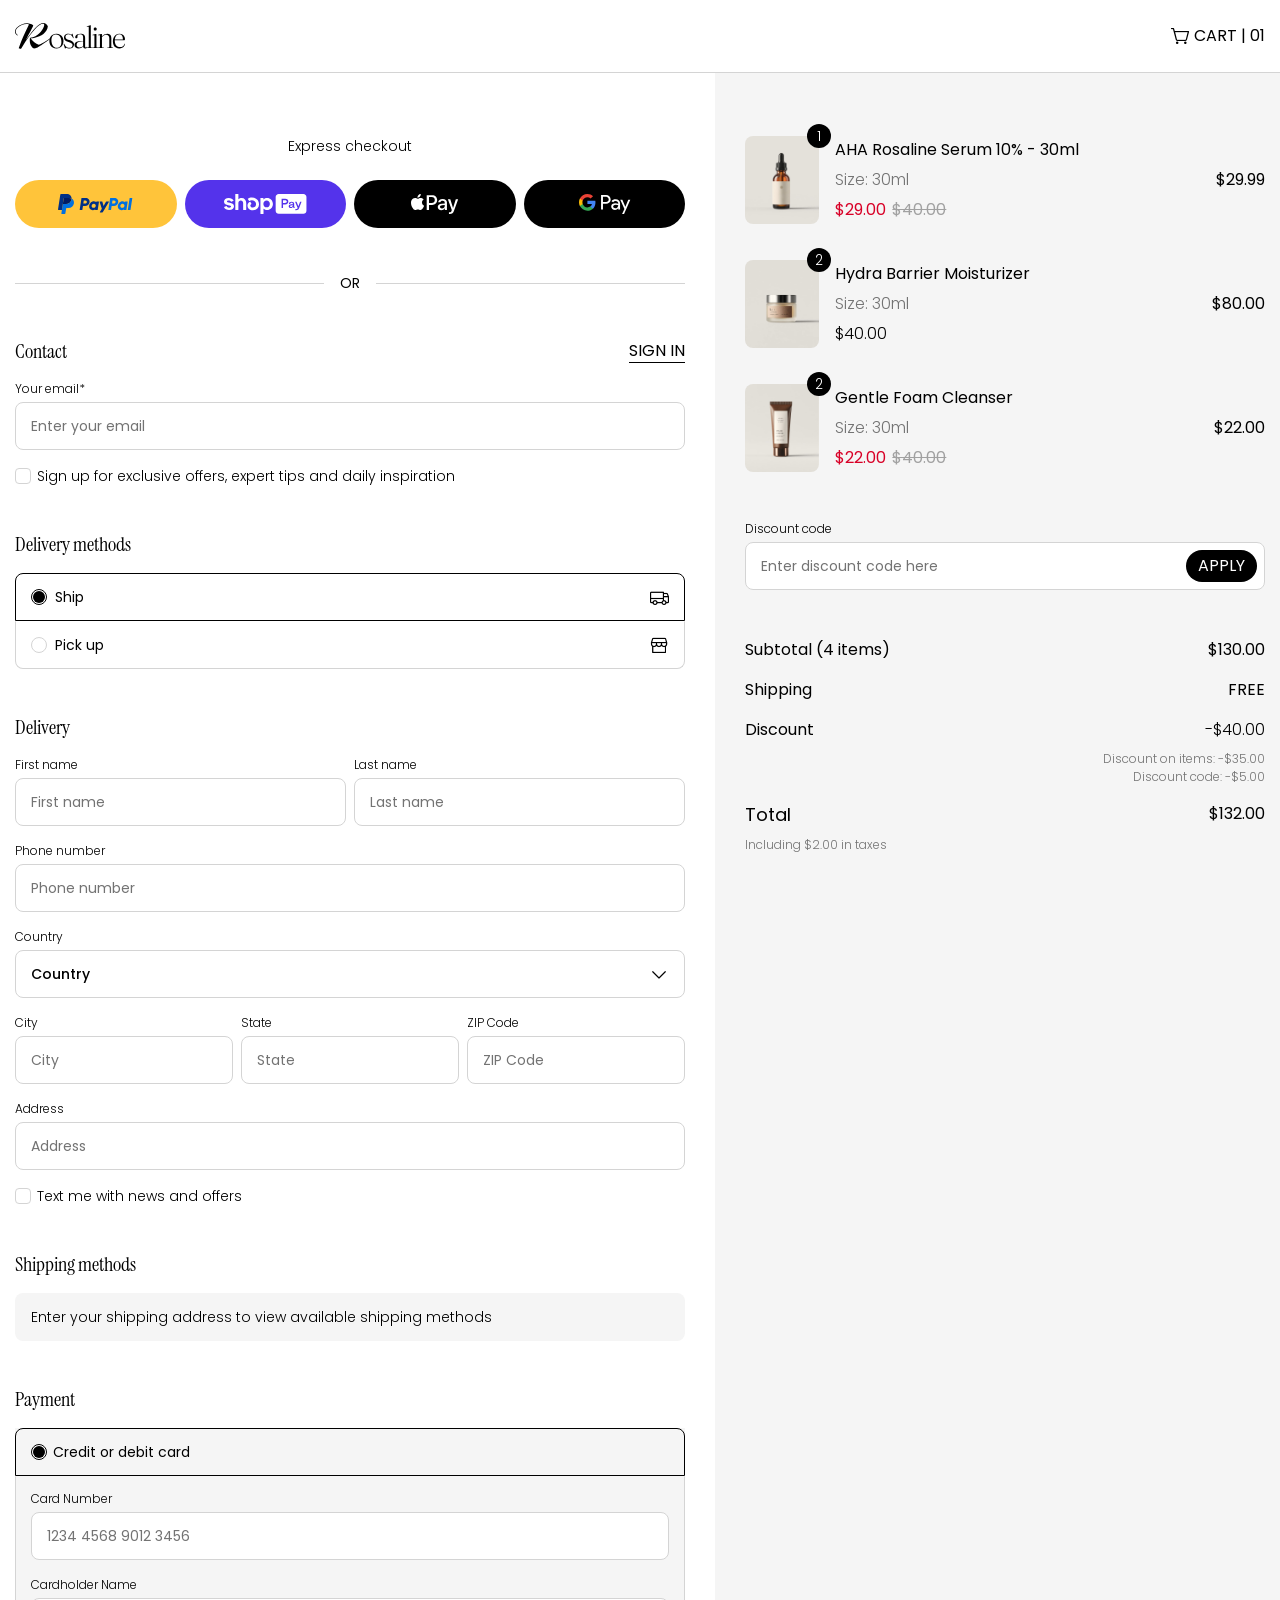
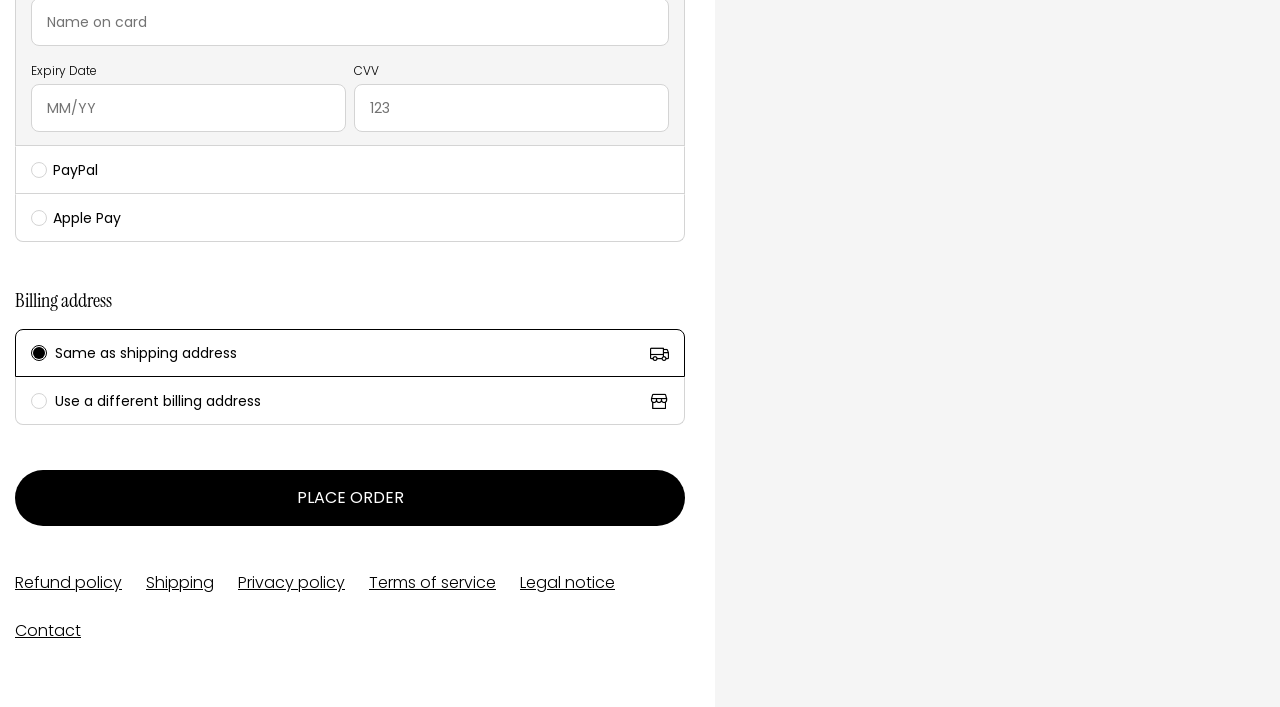
<file: checkout.html>
<!DOCTYPE html>

<!--[if IE 8]><html class="ie" xmlns="http://www.w3.org/1999/xhtml" xml:lang="en-US" lang="en-US"> <![endif]-->
<!--[if (gte IE 9)|!(IE)]><!-->
<html xmlns="http://www.w3.org/1999/xhtml" xml:lang="en-US" lang="en-US">
<!--<![endif]-->



<!-- Added by HTTrack --><meta http-equiv="content-type" content="text/html;charset=utf-8" /><!-- /Added by HTTrack -->
<head>
    <meta charset="utf-8">
    <title>Rosaline - Multipurpose eCommerce</title>
    <meta name="author" content="themesflat.com">
    <meta name="viewport" content="width=device-width, initial-scale=1, maximum-scale=1">
    <meta name="description"
        content="Themesflat Rosaline - A modern and elegant Multipurpose eCommerce HTML Template, perfect for online stores selling rings, necklaces, watches, and other accessories. SEO-optimized, fast-loading, and fully customizable.">

    <!-- font -->
    <link rel="stylesheet" href="assets/fonts/fonts.css">
    <link rel="stylesheet" href="assets/icon/icomoon/style.css">
    <!-- css -->
    <link rel="stylesheet" href="assets/css/bootstrap.min.css">
    <link rel="stylesheet" href="assets/css/swiper-bundle.min.css">
    <link rel="stylesheet" href="assets/css/animate.css">
    <link rel="stylesheet" type="text/css" href="assets/css/styles.css">

    <!-- Favicon and Touch Icons  -->
    <link rel="shortcut icon" href="assets/images/logo/favicon.png">
    <link rel="apple-touch-icon-precomposed" href="assets/images/logo/favicon.png">
</head>

<body>
    <!-- Scroll Top -->
    <button id="goTop">
        <span class="border-progress"></span>
        <span class="ic-wrap">
            <span class="icon icon-ArrowCaretUp"></span>
        </span>
    </button>
    <!-- /Scroll Top -->

    <!-- Preload -->
    <div class="preload preload-container" id="preload">
        <div class="preload-logo">
            <div class="spinner"></div>
        </div>
    </div>
    <!-- /Preload -->

    <main id="wrapper">
        <div class="menu-overlay-enabled" id="menu-overlay-enabled"></div>
        <!-- Header -->
        <header class="header-checkout">
            <div class="header-inner">
                <div class="container">
                    <div class="row align-items-center">
                        <div class="col-6">
                            <div class="header-left">
                                <a href="index.html" class="logo-site">
                                    <img loading="lazy" width="110" height="32" src="assets/images/logo/logo.svg"
                                        alt="Image">
                                </a>
                            </div>
                        </div>
                        <div class="col-6">
                            <div class="header-right">
                                <ul class="tf-list nav-icon-list justify-content-end">
                                    <li>
                                        <a href="view-cart.html" class="nav-icon-item fw-normal">
                                            <i class="icon icon-ShoppingCart"></i>
                                            <span class="lg-d-none">
                                                CART | <span class="number-order">01</span>
                                            </span>
                                        </a>
                                    </li>
                                </ul>
                            </div>
                        </div>
                    </div>
                </div>
            </div>
        </header>
        <!-- /Header -->
        <!-- Checkout -->
        <div class="tf-page-checkout position-relative">
            <span class="br-line fake-class top-0 bg-line-5"></span>
            <div class="col-left flat-spacing-2">
                <form class="content-left">
                    <div class="express-checkout">
                        <p class="text-body-s text-center mb-24">Express checkout</p>
                        <div class="list-express tf-grid-layout tf-col-2 sm-col-4 gap-8">
                            <a href="#" class="btn-exp-1 tf-btn type-2 style-2 w-100">
                                <svg width="75" height="20" viewBox="0 0 75 20" fill="none"
                                    xmlns="http://www.w3.org/2000/svg">
                                    <path
                                        d="M23.7542 3.9993C23.6013 3.9993 23.4714 4.11201 23.4475 4.26549L21.6778 15.6626C21.6714 15.7042 21.6739 15.7468 21.6852 15.7873C21.6966 15.8279 21.7164 15.8654 21.7434 15.8975C21.7703 15.9295 21.8038 15.9552 21.8415 15.9728C21.8792 15.9905 21.9202 15.9996 21.9617 15.9996H24.0604C24.2131 15.9996 24.3431 15.8867 24.367 15.7334L24.8869 12.3866C24.9106 12.2333 25.0407 12.1204 25.1935 12.1204H27.1016C29.3311 12.1204 31.2236 10.4685 31.5693 8.23002C31.9178 5.97265 30.1813 4.0042 27.72 3.9993H23.7542ZM25.7943 6.54357H27.321C28.5778 6.54357 28.9871 7.29669 28.8577 8.12956C28.7283 8.96421 28.0926 9.579 26.8768 9.579H25.3229L25.7943 6.54357ZM35.8378 7.3183C35.3078 7.3203 34.6981 7.43056 34.0135 7.72014C32.4432 8.38483 31.6891 9.75854 31.3688 10.76C31.3688 10.76 30.3495 13.8155 32.6524 15.4942C32.6524 15.4942 34.7882 17.1102 37.1925 15.3946L37.151 15.6626C37.1446 15.7042 37.1471 15.7467 37.1584 15.7872C37.1697 15.8277 37.1894 15.8653 37.2164 15.8973C37.2433 15.9293 37.2767 15.955 37.3144 15.9727C37.352 15.9904 37.3929 15.9995 37.4344 15.9996H39.4267C39.5796 15.9996 39.7095 15.8867 39.7334 15.7334L40.9453 7.92864C40.9518 7.88701 40.9493 7.84445 40.9381 7.80388C40.9268 7.76331 40.907 7.72569 40.8801 7.69362C40.8532 7.66155 40.8197 7.63579 40.7821 7.6181C40.7444 7.60042 40.7034 7.59123 40.6619 7.59117H38.6696C38.5167 7.59117 38.3866 7.7041 38.3629 7.85736L38.2978 8.27747C38.2978 8.27747 37.4278 7.31228 35.8378 7.3183ZM35.9029 9.78349C36.1317 9.78349 36.341 9.81557 36.5287 9.87682C37.3883 10.157 37.8757 10.9957 37.7347 11.9048C37.5607 13.0241 36.6568 13.8483 35.4976 13.8483C35.269 13.8483 35.0598 13.8164 34.8718 13.7552C34.0124 13.4749 33.5219 12.6363 33.663 11.7272C33.8369 10.6079 34.7437 9.78349 35.9029 9.78349Z"
                                        fill="#003087" />
                                    <path
                                        d="M52.4447 3.9993C52.2919 3.9993 52.162 4.11201 52.1381 4.26549L50.3684 15.6626C50.362 15.7042 50.3645 15.7468 50.3758 15.7873C50.3871 15.8279 50.4069 15.8654 50.4339 15.8975C50.4609 15.9295 50.4944 15.9552 50.5321 15.9728C50.5697 15.9905 50.6107 15.9996 50.6522 15.9996H52.7509C52.9036 15.9996 53.0337 15.8867 53.0576 15.7334L53.5774 12.3866C53.6011 12.2333 53.7312 12.1204 53.8841 12.1204H55.7922C58.0216 12.1204 59.9139 10.4685 60.2594 8.23002C60.6082 5.97265 58.8718 4.0042 56.4105 3.9993H52.4447ZM54.4849 6.54357H56.0115C57.2684 6.54357 57.6777 7.29669 57.5483 8.12956C57.4189 8.96421 56.7834 9.579 55.5674 9.579H54.0135L54.4849 6.54357ZM64.5281 7.3183C63.9982 7.3203 63.3884 7.43056 62.7038 7.72014C61.1335 8.38483 60.3794 9.75854 60.0591 10.76C60.0591 10.76 59.0403 13.8155 61.3432 15.4942C61.3432 15.4942 63.4785 17.1102 65.883 15.3946L65.8416 15.6626C65.8351 15.7042 65.8377 15.7468 65.849 15.7873C65.8603 15.8279 65.8801 15.8654 65.9071 15.8975C65.934 15.9295 65.9675 15.9552 66.0052 15.9728C66.0429 15.9905 66.0839 15.9996 66.1254 15.9996H68.1175C68.2704 15.9996 68.4003 15.8867 68.4242 15.7334L69.6365 7.92864C69.643 7.88697 69.6405 7.84437 69.6292 7.80377C69.618 7.76317 69.5982 7.72553 69.5712 7.69346C69.5442 7.66138 69.5107 7.63562 69.473 7.61796C69.4352 7.60031 69.3942 7.59116 69.3526 7.59117H67.3603C67.2074 7.59117 67.0774 7.7041 67.0537 7.85736L66.9885 8.27747C66.9885 8.27747 66.1182 7.31228 64.5281 7.3183ZM64.5933 9.78349C64.822 9.78349 65.0313 9.81557 65.2191 9.87682C66.0787 10.157 66.5661 10.9957 66.425 11.9048C66.2511 13.0241 65.3472 13.8483 64.1879 13.8483C63.9594 13.8483 63.7501 13.8164 63.5621 13.7552C62.7027 13.4749 62.2123 12.6363 62.3533 11.7272C62.5272 10.6079 63.434 9.78349 64.5933 9.78349Z"
                                        fill="#0070E0" />
                                    <path
                                        d="M41.8907 7.59117C41.7327 7.59117 41.6204 7.74776 41.6687 7.90035L43.8529 14.7836L41.8779 18.0273C41.7821 18.1848 41.8935 18.3882 42.0758 18.3882H44.4101C44.4768 18.3881 44.5424 18.3706 44.6006 18.3372C44.6587 18.3039 44.7074 18.2559 44.7419 18.1979L50.8422 7.9498C50.9359 7.79231 50.824 7.59095 50.6428 7.59095H48.3087C48.2413 7.591 48.1751 7.60888 48.1166 7.64282C48.058 7.67676 48.0092 7.7256 47.9749 7.78452L45.5737 11.9014L44.3548 7.81503C44.3151 7.68205 44.1942 7.59095 44.0576 7.59095L41.8907 7.59117Z"
                                        fill="#003087" />
                                    <path
                                        d="M71.9001 3.9993C71.7475 3.9993 71.6174 4.11223 71.5935 4.26549L69.8234 15.6621C69.8169 15.7038 69.8193 15.7464 69.8306 15.787C69.8419 15.8276 69.8617 15.8652 69.8887 15.8973C69.9157 15.9294 69.9492 15.9551 69.9869 15.9728C70.0246 15.9905 70.0657 15.9996 70.1072 15.9996H72.2059C72.3586 15.9996 72.4886 15.8867 72.5126 15.7334L74.2822 4.33632C74.2887 4.29473 74.2862 4.25221 74.2749 4.2117C74.2636 4.17118 74.2438 4.13363 74.2169 4.10161C74.19 4.06959 74.1565 4.04387 74.1189 4.02621C74.0813 4.00855 74.0403 3.99937 73.9989 3.9993H71.9001Z"
                                        fill="#0070E0" />
                                    <path
                                        d="M6.25776 3.9993C6.12257 3.99941 5.99185 4.04848 5.88908 4.13769C5.78632 4.2269 5.71824 4.3504 5.6971 4.48601L4.76555 10.486C4.80898 10.2058 5.04674 9.99934 5.32619 9.99934H8.05596C10.8033 9.99934 13.1345 7.96405 13.5605 5.20594C13.5922 5.00003 13.6101 4.79217 13.6142 4.5838C12.916 4.21202 12.0959 3.9993 11.1972 3.9993H6.25776Z"
                                        fill="#001C64" />
                                    <path
                                        d="M13.6142 4.5838C13.6101 4.79217 13.5922 5.00003 13.5605 5.20594C13.1345 7.96405 10.8033 9.99934 8.05596 9.99934H5.32619C5.04674 9.99934 4.80898 10.2058 4.76555 10.486L3.90899 15.9998L3.37247 19.4587C3.362 19.5255 3.36592 19.5939 3.38398 19.659C3.40204 19.7241 3.43381 19.7845 3.47708 19.836C3.52035 19.8874 3.5741 19.9288 3.63462 19.9571C3.69513 19.9854 3.76098 20 3.82762 20H6.79055C6.92575 19.9999 7.05646 19.9508 7.15923 19.8616C7.26199 19.7724 7.33005 19.6489 7.3512 19.5133L8.13163 14.4864C8.15278 14.3508 8.22092 14.2272 8.32377 14.138C8.42663 14.0488 8.55746 13.9997 8.69273 13.9997H10.4372C13.1845 13.9997 15.5157 11.9645 15.9417 9.20634C16.2442 7.2488 15.2734 5.46723 13.6142 4.5838Z"
                                        fill="#0070E0" />
                                    <path
                                        d="M2.89145 0C2.61222 0 2.37424 0.206268 2.33081 0.486267L0.00572237 15.4587C-0.0383663 15.743 0.177915 16 0.461312 16L3.90899 15.9998L4.76555 10.486L5.6971 4.48601C5.71824 4.3504 5.78632 4.2269 5.88908 4.13769C5.99185 4.04848 6.12257 3.99941 6.25776 3.9993H11.1972C12.0959 3.9993 12.916 4.21202 13.6142 4.5838C13.662 2.07272 11.6215 0 8.81622 0H2.89145Z"
                                        fill="#003087" />
                                </svg>
                            </a>
                            <a href="#" class="btn-exp-2 tf-btn type-2 style-2 w-100">
                                <svg width="83" height="20" viewBox="0 0 83 20" fill="none"
                                    xmlns="http://www.w3.org/2000/svg">
                                    <path
                                        d="M59.0252 6.17743H60.8996C62.2007 6.17743 62.8398 6.71183 62.8398 7.60636C62.8398 8.50097 62.2245 9.03538 60.9583 9.03538H59.0252V6.17743Z"
                                        fill="white" />
                                    <path
                                        d="M67.0934 13.0331C66.3616 13.0331 66.0714 12.6381 66.0714 12.2431C66.0714 11.7086 66.6756 11.4647 67.8602 11.3253L68.7902 11.2207C68.7315 12.2431 68.0465 13.0331 67.0934 13.0331Z"
                                        fill="white" />
                                    <path fill-rule="evenodd" clip-rule="evenodd"
                                        d="M54.6957 0C53.0204 0 51.6622 1.35813 51.6622 3.03349V16.8295C51.6622 18.5049 53.0204 19.863 54.6957 19.863H79.4155C81.0908 19.863 82.449 18.5049 82.449 16.8295V3.03349C82.449 1.35813 81.0908 0 79.4155 0H54.6957ZM59.0257 13.8926V10.3957H61.2259C63.2359 10.3957 64.3047 9.26873 64.3047 7.56094C64.3047 5.85314 63.2359 4.8308 61.2259 4.8308H57.6088V13.8926H59.0257ZM66.8031 14.0785C67.8838 14.0785 68.5926 13.6022 68.9177 12.7889C69.0105 13.6951 69.5568 14.1598 70.7413 13.8461L70.7532 12.8818C70.2767 12.9284 70.1839 12.7541 70.1839 12.2545V9.88448C70.1839 8.49035 69.2658 7.66552 67.5698 7.66552C65.8968 7.66552 64.9327 8.50201 64.9327 9.91937H66.2338C66.2338 9.2455 66.7103 8.8389 67.5468 8.8389C68.4293 8.8389 68.836 9.22226 68.8249 9.88448V10.1866L67.3256 10.3492C65.6415 10.535 64.7122 11.174 64.7122 12.2894C64.7122 13.2071 65.3624 14.0785 66.8031 14.0785ZM75.0562 14.3457C74.4639 15.7863 73.5117 16.2161 72.0242 16.2161H71.3851V15.0312H72.071C72.8837 15.0312 73.2793 14.7755 73.7091 14.0436L71.0719 7.85137H72.5356L74.4179 12.3706L76.0909 7.85137H77.5197L75.0562 14.3457Z"
                                        fill="white" />
                                    <path
                                        d="M5.82623 8.79469C3.86067 8.37066 2.98453 8.20471 2.98453 7.45139C2.98453 6.74287 3.57761 6.38996 4.76297 6.38996C5.80482 6.38996 6.56678 6.84293 7.12814 7.73064C7.17016 7.79907 7.25738 7.82278 7.32874 7.78591L9.54088 6.67436C9.62017 6.63488 9.64951 6.53482 9.60432 6.45838C8.68616 4.87539 6.99018 4.00885 4.75742 4.00885C1.82296 4.00885 0.00012207 5.44698 0.00012207 7.73326C0.00012207 10.1617 2.22019 10.7755 4.18813 11.1995C6.15686 11.6235 7.03537 11.7895 7.03537 12.5428C7.03537 13.2961 6.39472 13.6517 5.11739 13.6517C3.93678 13.6517 3.06144 13.1144 2.53259 12.0714C2.49295 11.9949 2.40018 11.9634 2.32327 12.0029L0.116672 13.0907C0.0397627 13.1302 0.00804897 13.2224 0.0476931 13.3014C0.923829 15.053 2.7205 16.0381 5.11976 16.0381C8.17554 16.0381 10.0222 14.6237 10.0222 12.2663C10.0222 9.90885 7.79179 9.22404 5.82623 8.80001V8.79469Z"
                                        fill="white" />
                                    <path
                                        d="M17.68 4.0089C16.4256 4.0089 15.3172 4.45141 14.5203 5.23898C14.4704 5.28639 14.3887 5.25214 14.3887 5.18363V0.155405C14.3887 0.0685052 14.3197 0 14.2325 0H11.4646C11.3773 0 11.3083 0.0685052 11.3083 0.155405V15.7616C11.3083 15.8485 11.3773 15.917 11.4646 15.917H14.2325C14.3197 15.917 14.3887 15.8485 14.3887 15.7616V8.91589C14.3887 7.59368 15.4068 6.57958 16.78 6.57958C18.1533 6.57958 19.1484 7.57259 19.1484 8.91589V15.7616C19.1484 15.8485 19.2166 15.917 19.3046 15.917H22.0717C22.159 15.917 22.2279 15.8485 22.2279 15.7616V8.91589C22.2279 6.03963 20.3337 4.0089 17.68 4.0089Z"
                                        fill="white" />
                                    <path
                                        d="M27.8423 3.56036C26.339 3.56036 24.9316 4.01865 23.9207 4.67976C23.8525 4.72455 23.8287 4.81677 23.8708 4.88781L25.0902 6.96072C25.1354 7.03454 25.2305 7.06086 25.3051 7.01607C26.0718 6.55516 26.9503 6.31547 27.8471 6.32071C30.263 6.32071 32.0382 8.017 32.0382 10.2585C32.0382 12.1681 30.6174 13.5825 28.816 13.5825C27.3475 13.5825 26.3287 12.7317 26.3287 11.5307C26.3287 10.8432 26.6221 10.2795 27.3872 9.88178C27.4665 9.83968 27.4958 9.74224 27.4482 9.6658L26.297 7.7272C26.2597 7.66401 26.1804 7.63507 26.1091 7.66139C24.5669 8.23029 23.4846 9.59999 23.4846 11.4385C23.4846 14.2199 25.7094 16.2954 28.8128 16.2954C32.4378 16.2954 35.0441 13.7959 35.0441 10.2111C35.0441 6.36812 32.0121 3.56036 27.8423 3.56036Z"
                                        fill="white" />
                                    <path
                                        d="M43.1402 3.98572C41.7399 3.98572 40.4888 4.50196 39.5762 5.40807C39.5254 5.4581 39.4437 5.42123 39.4437 5.35273V4.26227C39.4437 4.17537 39.3748 4.10687 39.2875 4.10687H36.5917C36.5045 4.10687 36.4355 4.17537 36.4355 4.26227V19.8446C36.4355 19.9316 36.5045 20.0001 36.5917 20.0001H39.3589C39.4461 20.0001 39.5151 19.9316 39.5151 19.8446V14.7348C39.5151 14.6663 39.5968 14.6322 39.6475 14.6769C40.5577 15.5198 41.7613 16.0123 43.1402 16.0123C46.3862 16.0123 48.9179 13.3968 48.9179 9.99902C48.9179 6.6012 46.3838 3.98572 43.1402 3.98572ZM42.6161 13.3731C40.7694 13.3731 39.3692 11.9112 39.3692 9.97793C39.3692 8.04464 40.7663 6.58281 42.6161 6.58281C44.4651 6.58281 45.8597 8.02094 45.8597 9.97793C45.8597 11.9349 44.4841 13.3731 42.6137 13.3731H42.6161Z"
                                        fill="white" />
                                </svg>
                            </a>
                            <a href="#" class="tf-btn type-2 style-2 w-100">
                                <svg width="48" height="20" viewBox="0 0 48 20" fill="none"
                                    xmlns="http://www.w3.org/2000/svg">
                                    <path
                                        d="M8.91055 2.5791C9.46563 1.88482 9.8423 0.95261 9.74296 0C8.9304 0.0404036 7.93884 0.536069 7.36477 1.23089C6.84932 1.8259 6.39311 2.79715 6.51204 3.70982C7.42417 3.78894 8.33546 3.2539 8.91055 2.5791Z"
                                        fill="white" />
                                    <path
                                        d="M9.7326 3.88816C8.40796 3.80925 7.2817 4.63995 6.64912 4.63995C6.01619 4.63995 5.0475 3.92792 3.99978 3.94711C2.63611 3.96714 1.37079 4.73817 0.678785 5.96447C-0.744548 8.41766 0.303168 12.0566 1.68728 14.0546C2.35944 15.0431 3.16951 16.1315 4.23689 16.0924C5.24539 16.0528 5.64068 15.4393 6.86656 15.4393C8.09153 15.4393 8.44761 16.0924 9.51516 16.0726C10.6222 16.0528 11.3144 15.0836 11.9865 14.0942C12.7576 12.9674 13.0733 11.8794 13.0931 11.8196C13.0733 11.7998 10.9584 10.9885 10.9387 8.5557C10.9188 6.51868 12.5992 5.54975 12.6783 5.48966C11.7293 4.08617 10.2466 3.92792 9.7326 3.88816Z"
                                        fill="white" />
                                    <path
                                        d="M21.2663 1.13153C24.1454 1.13153 26.1502 3.1161 26.1502 6.00549C26.1502 8.90519 24.1042 10.9001 21.1942 10.9001H18.0065V15.9694H15.7034V1.13153H21.2663V1.13153ZM18.0065 8.96687H20.6491C22.6543 8.96687 23.7956 7.88732 23.7956 6.0158C23.7956 4.14448 22.6543 3.07505 20.6594 3.07505H18.0065V8.96687Z"
                                        fill="white" />
                                    <path
                                        d="M26.752 12.8948C26.752 11.0026 28.2019 9.84075 30.7727 9.69676L33.7339 9.52202V8.6892C33.7339 7.48608 32.9215 6.76632 31.5645 6.76632C30.2789 6.76632 29.4768 7.38315 29.2816 8.34985H27.184C27.3074 6.39602 28.973 4.95648 31.6466 4.95648C34.2686 4.95648 35.9446 6.34465 35.9446 8.51427V15.9692H33.816V14.1903H33.7648C33.1377 15.3934 31.77 16.1542 30.3511 16.1542C28.2328 16.1542 26.752 14.8381 26.752 12.8948ZM33.7339 11.9179V11.0645L31.0706 11.2289C29.7441 11.3215 28.9936 11.9076 28.9936 12.8331C28.9936 13.779 29.7751 14.396 30.9679 14.396C32.5205 14.396 33.7339 13.3265 33.7339 11.9179Z"
                                        fill="white" />
                                    <path
                                        d="M37.9541 19.9487V18.1491C38.1184 18.1902 38.4885 18.1902 38.6737 18.1902C39.7019 18.1902 40.2572 17.7584 40.5964 16.6479C40.5964 16.6273 40.792 15.9898 40.792 15.9795L36.8847 5.15186H39.2905L42.026 13.9539H42.0669L44.8024 5.15186H47.1467L43.0951 16.5347C42.17 19.1569 41.1006 20 38.859 20C38.6737 20 38.1184 19.9794 37.9541 19.9487Z"
                                        fill="white" />
                                </svg>
                            </a>
                            <a href="#" class="tf-btn type-2 style-2 w-100">
                                <svg width="52" height="20" viewBox="0 0 52 20" fill="none"
                                    xmlns="http://www.w3.org/2000/svg">
                                    <path
                                        d="M23.9517 9.72736V15.6239H22.0677V1.06281H27.0622C28.328 1.06281 29.4073 1.4819 30.2905 2.32009C31.1932 3.15828 31.6446 4.18166 31.6446 5.39021C31.6446 6.628 31.1932 7.65137 30.2905 8.47982C29.4172 9.30826 28.3378 9.71761 27.0622 9.71761H23.9517V9.72736ZM23.9517 2.85615V7.93402H27.1014C27.8472 7.93402 28.4752 7.68061 28.9658 7.18355C29.4662 6.68648 29.7213 6.0822 29.7213 5.39995C29.7213 4.72745 29.4662 4.13292 28.9658 3.63586C28.4752 3.1193 27.857 2.86589 27.1014 2.86589H23.9517V2.85615Z"
                                        fill="white" />
                                    <path
                                        d="M36.5704 5.33154C37.9638 5.33154 39.0628 5.70191 39.8674 6.44263C40.672 7.18336 41.0743 8.19699 41.0743 9.48351V15.6237H39.2786V14.2398H39.2001C38.425 15.3801 37.3849 15.9454 36.0896 15.9454C34.9808 15.9454 34.0584 15.6237 33.3127 14.9707C32.567 14.3177 32.1941 13.5088 32.1941 12.5341C32.1941 11.501 32.5866 10.6823 33.3716 10.078C34.1566 9.46402 35.2065 9.16188 36.5115 9.16188C37.6302 9.16188 38.5525 9.36656 39.2688 9.7759V9.34706C39.2688 8.69405 39.0137 8.14825 38.4937 7.69017C37.9736 7.23209 37.3652 7.00792 36.6685 7.00792C35.6186 7.00792 34.7846 7.44651 34.1762 8.33343L32.5179 7.30032C33.4305 5.98455 34.7846 5.33154 36.5704 5.33154ZM34.1369 12.5634C34.1369 13.0507 34.343 13.46 34.7649 13.7817C35.1771 14.1033 35.6677 14.269 36.227 14.269C37.0218 14.269 37.7283 13.9766 38.3465 13.3918C38.9646 12.807 39.2786 12.1248 39.2786 11.3353C38.6899 10.8772 37.8755 10.6433 36.8255 10.6433C36.0602 10.6433 35.4224 10.8285 34.9121 11.1891C34.3921 11.5692 34.1369 12.0273 34.1369 12.5634Z"
                                        fill="white" />
                                    <path
                                        d="M51.3187 5.65338L45.0387 20.0001H43.0959L45.4312 14.9807L41.2904 5.65338H43.3412L46.3242 12.8072H46.3634L49.2679 5.65338H51.3187Z"
                                        fill="white" />
                                    <path
                                        d="M16.4585 8.53804C16.4585 7.92792 16.4036 7.34411 16.3015 6.78271H8.40454V9.99903L12.9526 10C12.7681 11.0702 12.1745 11.9824 11.2649 12.5906V14.6773H13.9721C15.5529 13.2241 16.4585 11.076 16.4585 8.53804Z"
                                        fill="#4285F4" />
                                    <path
                                        d="M11.2658 12.5905C10.5122 13.0954 9.54176 13.3907 8.40647 13.3907C6.2134 13.3907 4.35297 11.9229 3.68671 9.9444H0.894104V12.0964C2.27765 14.8235 5.12128 16.6948 8.40647 16.6948C10.6771 16.6948 12.5846 15.9531 13.973 14.6763L11.2658 12.5905Z"
                                        fill="#34A853" />
                                    <path
                                        d="M3.42354 8.34777C3.42354 7.79222 3.51676 7.2552 3.68651 6.75034V4.59833H0.893907C0.321845 5.72599 0 6.99887 0 8.34777C0 9.69667 0.322826 10.9696 0.893907 12.0972L3.68651 9.94521C3.51676 9.44034 3.42354 8.90331 3.42354 8.34777Z"
                                        fill="#FABB05" />
                                    <path
                                        d="M8.40647 3.30403C9.64577 3.30403 10.7556 3.728 11.6318 4.55644L14.0309 2.1754C12.5738 0.82747 10.6741 0 8.40647 0C5.12226 0 2.27765 1.87131 0.894104 4.59835L3.68671 6.75036C4.35297 4.77184 6.2134 3.30403 8.40647 3.30403Z"
                                        fill="#E94235" />
                                </svg>
                            </a>
                        </div>
                    </div>
                    <div class="group-break">
                        <span class="br-line bg-line-5"></span>
                        <span class="text-body-s fw-normal">OR</span>
                        <span class="br-line bg-line-5"></span>
                    </div>
                    <div class="wrap-checkout box-contact">
                        <div class="title">
                            <span class="h7 font-instrument_serif">
                                Contact
                            </span>
                            <a href="login.html" class="tf-btn-line fw-normal">
                                SIGN IN
                            </a>
                        </div>
                        <div class="form-content">
                            <fieldset class="tf-field">
                                <label for="email2" class="text-body-xs">Your email*</label>
                                <input id="email2" class="style-4" type="text" placeholder="Enter your email" required>
                            </fieldset>
                            <div class="checkbox-wrap">
                                <input type="checkbox" class="tf-check" id="checkContact">
                                <label for="checkContact" class="text-body-s">
                                    Sign up for exclusive offers, expert tips and daily inspiration
                                </label>
                            </div>
                        </div>
                    </div>
                    <div class="wrap-checkout box-deli-method">
                        <p class="title h7 font-instrument_serif">
                            Delivery methods
                        </p>
                        <div class="list-checkbox-checkout">
                            <label for="checkMethodShip" class="checkbox-checkout-item">
                                <input id="checkMethodShip" name="check-method" type="radio" class="tf-check-rounded"
                                    checked>
                                <span class="text text-body-s fw-normal">
                                    Ship
                                </span>
                                <i class="icon icon-Truck"></i>
                            </label>
                            <label for="checkMethodPickup" class="checkbox-checkout-item">
                                <input id="checkMethodPickup" name="check-method" type="radio" class="tf-check-rounded">
                                <span class="text text-body-s fw-normal">
                                    Pick up
                                </span>
                                <i class="icon icon-Pick"></i>
                            </label>
                        </div>
                    </div>
                    <div class="wrap-checkout box-pickup">
                        <p class="title h7 font-instrument_serif">
                            Pick up address
                        </p>
                        <div class="list-checkbox-checkout">
                            <label for="checkPickUp1" class="checkbox-checkout-item style-2">
                                <input id="checkPickUp1" name="check-pickup" type="radio" class="tf-check-rounded"
                                    checked>
                                <span class="check-col_right text-body-s">
                                    <span class="d-grid gap-4">
                                        <span class="name_pick fw-normal">
                                            Downtown Pickup
                                        </span>
                                        <span class="address_pick cl-text-success_700">
                                            123 Main Street, Downtown City
                                        </span>
                                    </span>
                                    <span class="d-grid gap-4 text-ssm-end">
                                        <span class="name_pick cl-text-success_700">
                                            Ready within ~1 hour
                                        </span>
                                        <span class="address_pick fw-normal">
                                            FREE
                                        </span>
                                    </span>
                                </span>
                            </label>
                            <label for="checkPickUp2" class="checkbox-checkout-item style-2">
                                <input id="checkPickUp2" name="check-pickup" type="radio" class="tf-check-rounded">
                                <span class="check-col_right text-body-s">
                                    <span class="d-grid gap-4">
                                        <span class="name_pick fw-normal">
                                            Midtown Pickup
                                        </span>
                                        <span class="address_pick cl-text-success_700">
                                            56 Center Avenue, Midtown City
                                        </span>
                                    </span>
                                    <span class="d-grid gap-4 text-ssm-end">
                                        <span class="name_pick cl-text-success_700">
                                            Ready within ~1 hour
                                        </span>
                                        <span class="address_pick fw-normal">
                                            FREE
                                        </span>
                                    </span>
                                </span>
                            </label>
                            <label for="checkPickUp3" class="checkbox-checkout-item style-2">
                                <input id="checkPickUp3" name="check-pickup" type="radio" class="tf-check-rounded">
                                <span class="check-col_right text-body-s">
                                    <span class="d-grid gap-4">
                                        <span class="name_pick fw-normal">
                                            Eastside Pickup
                                        </span>
                                        <span class="address_pick cl-text-success_700">
                                            1011 East Boulevard, Eastside City
                                        </span>
                                    </span>
                                    <span class="d-grid gap-4 text-ssm-end">
                                        <span class="name_pick cl-text-success_700">
                                            Ready within ~4 hour
                                        </span>
                                        <span class="address_pick fw-normal">
                                            FREE
                                        </span>
                                    </span>
                                </span>
                            </label>
                            <label for="checkPickUp4" class="checkbox-checkout-item style-2">
                                <input id="checkPickUp4" name="check-pickup" type="radio" class="tf-check-rounded">
                                <span class="check-col_right text-body-s">
                                    <span class="d-grid gap-4">
                                        <span class="name_pick fw-normal">
                                            Uptown Pickup
                                        </span>
                                        <span class="address_pick cl-text-success_700">
                                            789 High Street, Uptown City
                                        </span>
                                    </span>
                                    <span class="d-grid gap-4 text-ssm-end">
                                        <span class="name_pick cl-text-success_700">
                                            Ready within ~2 hour
                                        </span>
                                        <span class="address_pick fw-normal">
                                            FREE
                                        </span>
                                    </span>
                                </span>
                            </label>
                        </div>
                    </div>
                    <div class="wrap-checkout box-delivery">
                        <p class="title h7 font-instrument_serif">
                            Delivery
                        </p>
                        <div class="form-content">
                            <div class="tf-grid-layout sm-col-2 gap-8">
                                <fieldset class="tf-field">
                                    <label for="deliveryFirstName" class="text-body-xs">First name</label>
                                    <input id="deliveryFirstName" class="style-4" type="text" placeholder="First name"
                                        required>
                                </fieldset>
                                <fieldset class="tf-field">
                                    <label for="deliveryLastName" class="text-body-xs">Last name</label>
                                    <input id="deliveryLastName" class="style-4" type="text" placeholder="Last name"
                                        required>
                                </fieldset>
                            </div>
                            <fieldset class="tf-field">
                                <label for="deliveryPhone" class="text-body-xs">Phone number</label>
                                <input id="deliveryPhone" class="style-4" type="text" placeholder="Phone number"
                                    required>
                            </fieldset>
                            <fieldset class="tf-field">
                                <label for="deliveryCountry" class="text-body-xs">Country</label>
                                <div class="tf-select w-100 text-body-s">
                                    <select name="deliveryCountry" id="deliveryCountry">
                                        <option selected disabled>Country</option>
                                        <option value="1">United States</option>
                                        <option value="2">Viet Nam</option>
                                    </select>
                                </div>
                            </fieldset>
                            <div class="tf-grid-layout sm-col-2 xl-col-3 gap-8">
                                <fieldset class="tf-field xl-wd-full">
                                    <label for="deliveryCity" class="text-body-xs">City</label>
                                    <input id="deliveryCity" class="style-4" type="text" placeholder="City" required>
                                </fieldset>
                                <fieldset class="tf-field">
                                    <label for="deliveryState" class="text-body-xs">State</label>
                                    <input id="deliveryState" class="style-4" type="text" placeholder="State" required>
                                </fieldset>
                                <fieldset class="tf-field">
                                    <label for="deliveryZipCode" class="text-body-xs">ZIP Code</label>
                                    <input id="deliveryZipCode" class="style-4" type="text" placeholder="ZIP Code"
                                        required>
                                </fieldset>
                            </div>
                            <fieldset class="tf-field">
                                <label for="deliveryAddress" class="text-body-xs">Address</label>
                                <input id="deliveryAddress" class="style-4" type="text" placeholder="Address" required>
                            </fieldset>
                            <div class="checkbox-wrap">
                                <input type="checkbox" class="tf-check" id="deliveryCheckBox">
                                <label for="deliveryCheckBox" class="text-body-s">
                                    Text me with news and offers
                                </label>
                            </div>
                        </div>
                    </div>
                    <div class="wrap-checkout box-shipping-method">
                        <p class="title h7 font-instrument_serif">
                            Shipping methods
                        </p>
                        <p class="text-shipping-method text-body-s">
                            Enter your shipping address to view available shipping methods
                        </p>
                    </div>
                    <div class="wrap-checkout box-payment">
                        <p class="title h7 font-instrument_serif">
                            Payment
                        </p>
                        <div class="box-payment-list" id="payment-method-box">
                            <div class="payment_accordion">
                                <label for="credit-card" class="payment_check checkbox-wrap" data-bs-toggle="collapse"
                                    data-bs-target="#credit-card-payment">
                                    <input type="radio" name="payment-method" class="tf-check-rounded" id="credit-card"
                                        checked>
                                    <span class="pay-title text-body-s fw-normal">Credit or debit card</span>
                                </label>
                                <div id="credit-card-payment" class="collapse show"
                                    data-bs-parent="#payment-method-box">
                                    <div class="payment_body form-content">
                                        <fieldset class="tf-field">
                                            <label for="paymentCardNumber" class="text-body-xs">Card Number</label>
                                            <input class="style-4" id="paymentCardNumber" type="number"
                                                placeholder="1234 4568 9012 3456">
                                        </fieldset>
                                        <fieldset class="tf-field">
                                            <label for="paymentName" class="text-body-xs">Cardholder Name</label>
                                            <input class="style-4" id="paymentName" type="number"
                                                placeholder="Name on card">
                                        </fieldset>
                                        <div class="tf-grid-layout sm-col-2 gap-8">
                                            <fieldset class="tf-field">
                                                <label for="paymentDate" class="text-body-xs">Expiry Date</label>
                                                <input class="style-4 formatMMYY" id="paymentDate" type="text"
                                                    placeholder="MM/YY">
                                            </fieldset>
                                            <fieldset class="tf-field">
                                                <label for="paymentCvv" class="text-body-xs">CVV</label>
                                                <input class="style-4" id="paymentCvv" type="number" placeholder="123">
                                            </fieldset>
                                        </div>
                                    </div>
                                </div>
                            </div>
                            <div class="payment_accordion">
                                <label for="paypal" class="payment_check checkbox-wrap collapsed"
                                    data-bs-toggle="collapse" data-bs-target="#paypal-payment">
                                    <input type="radio" name="payment-method" class="tf-check-rounded" id="paypal">
                                    <span class="pay-title text-body-s fw-normal">PayPal</span>
                                </label>
                                <div id="paypal-payment" class="collapse" data-bs-parent="#payment-method-box"></div>
                            </div>
                            <div class="payment_accordion">
                                <label for="apple-pay" class="payment_check checkbox-wrap collapsed"
                                    data-bs-toggle="collapse" data-bs-target="#apple-payment">
                                    <input type="radio" name="payment-method" class="tf-check-rounded" id="apple-pay">
                                    <span class="pay-title text-body-s fw-normal">Apple Pay</span>
                                </label>
                                <div id="apple-payment" class="collapse" data-bs-parent="#payment-method-box"></div>
                            </div>
                        </div>
                    </div>
                    <div class="wrap-checkout box-billing-address">
                        <p class="title h7 font-instrument_serif">
                            Billing address
                        </p>
                        <div class="list-checkbox-checkout">
                            <label for="checkBilling1" class="checkbox-checkout-item">
                                <input id="checkBilling1" name="check-billing" type="radio" class="tf-check-rounded"
                                    checked>
                                <span class="text text-body-s fw-normal">
                                    Same as shipping address
                                </span>
                                <i class="icon icon-Truck"></i>
                            </label>
                            <label for="checkBilling2" class="checkbox-checkout-item">
                                <input id="checkBilling2" name="check-billing" type="radio" class="tf-check-rounded">
                                <span class="text text-body-s fw-normal">
                                    Use a different billing address
                                </span>
                                <i class="icon icon-Pick"></i>
                            </label>
                        </div>
                    </div>
                    <button type="submit" class="tf-btn style-2">
                        Place order
                    </button>
                    <div class="tf-list flex-wrap">
                        <a href="privacy-policy.html" class="text-decoration-underline link">Refund policy</a>
                        <a href="privacy-policy.html" class="text-decoration-underline link">Shipping</a>
                        <a href="privacy-policy.html" class="text-decoration-underline link">Privacy policy</a>
                        <a href="privacy-policy.html" class="text-decoration-underline link">Terms of service</a>
                        <a href="privacy-policy.html" class="text-decoration-underline link">Legal notice</a>
                        <a href="contact.html" class="text-decoration-underline link">Contact</a>
                    </div>
                </form>
            </div>
            <div class="col-right flat-spacing-2">
                <div class="content-right sticky-top">
                    <ul class="list-order-product">
                        <li class="order-item">
                            <a href="product-detail.html" class="img-prd">
                                <img loading="lazy" width="74" height="88" src="assets/images/product/product-13.jpg"
                                    alt="Image">
                                <span class="prd_quanitty text-body-s">1</span>
                            </a>
                            <div class="infor-prd">
                                <a href="product-detail.html"
                                    class="prd_name fw-normal link-underline text-line-clamp-1">
                                    AHA Rosaline Serum 10% - 30ml
                                </a>
                                <p class="prd_size cl-text-5">
                                    Size: 30ml
                                </p>
                                <div class="price-wrap fw-normal gap-6">
                                    <span class="price-new text-primary">$29.00</span>
                                    <span class="price-old cl-text-6">$40.00</span>
                                </div>
                            </div>
                            <div class="prd_price fw-normal">
                                $29.99
                            </div>
                        </li>
                        <li class="order-item">
                            <a href="product-detail.html" class="img-prd">
                                <img loading="lazy" width="74" height="88" src="assets/images/product/product-19.jpg"
                                    alt="Image">
                                <span class="prd_quanitty text-body-s">2</span>
                            </a>
                            <div class="infor-prd">
                                <a href="product-detail.html"
                                    class="prd_name fw-normal link-underline text-line-clamp-1">
                                    Hydra Barrier Moisturizer
                                </a>
                                <p class="prd_size cl-text-5">
                                    Size: 30ml
                                </p>
                                <div class="price-wrap">
                                    <span class="price-new">$40.00</span>
                                </div>
                            </div>
                            <div class="prd_price fw-normal">
                                $80.00
                            </div>
                        </li>
                        <li class="order-item">
                            <a href="product-detail.html" class="img-prd">
                                <img loading="lazy" width="74" height="88" src="assets/images/product/product-16.jpg"
                                    alt="Image">
                                <span class="prd_quanitty text-body-s">2</span>
                            </a>
                            <div class="infor-prd">
                                <a href="product-detail.html"
                                    class="prd_name fw-normal link-underline text-line-clamp-1">
                                    Gentle Foam Cleanser
                                </a>
                                <p class="prd_size cl-text-5">
                                    Size: 30ml
                                </p>
                                <div class="price-wrap fw-normal gap-6">
                                    <span class="price-new text-primary">$22.00</span>
                                    <span class="price-old cl-text-6">$40.00</span>
                                </div>
                            </div>
                            <div class="prd_price fw-normal">
                                $22.00
                            </div>
                        </li>
                    </ul>
                    <form class="form-discount">
                        <fieldset class="tf-field">
                            <label for="codeDiscount" class="text-body-xs">Discount code</label>
                            <div class="position-relative w-100">
                                <input id="codeDiscount" class="style-4" type="text"
                                    placeholder="Enter discount code here" required>
                                <button type="submit" class="btn-action_submit fw-normal">
                                    APPLY
                                </button>
                            </div>
                        </fieldset>
                    </form>
                    <ul class="box-total">
                        <li class="fw-normal">
                            <span>Subtotal (4 items)</span>
                            <span>$130.00</span>
                        </li>
                        <li class="fw-normal">
                            <span>Shipping</span>
                            <span>FREE</span>
                        </li>
                        <li>
                            <span class="fw-normal">Discount</span>
                            <p class="d-grid text-end">
                                <span class="mb-8">-$40.00</span>
                                <span class="text-body-xs cl-text-5">Discount on items: -$35.00</span>
                                <span class="text-body-xs cl-text-5">Discount code: -$5.00</span>
                            </p>
                        </li>
                        <li>
                            <p class="d-grid">
                                <span class="fw-normal mb-8 text-body-l">Total</span>
                                <span class="text-body-xs cl-text-5">Including $2.00 in taxes </span>
                            </p>
                            <span class="fw-normal">$132.00</span>
                        </li>
                    </ul>
                </div>
            </div>
        </div>
        <!-- /Checkout -->
    </main>
    <!-- Mobile Menu -->
    <div class="offcanvas offcanvas-start canvas-mb" id="mobileMenu">
        <div class="canvas-header">
            <span class="flex-1 d-flex">
                <i class="icon icon-Close link-rotate fs-20" data-bs-dismiss="offcanvas"></i>
            </span>
            <a href="index.html" class="logo-site">
                <img loading="lazy" width="102" height="24" src="assets/images/logo/logo.svg" alt="Image">
            </a>
            <ul class="tf-list nav-icon-list justify-content-end flex-1">
                <li data-bs-dismiss="offcanvas">
                    <a href="#modalSearch" data-bs-toggle="modal" class="nav-icon-item fw-normal">
                        <i class="icon icon-Search"></i>
                    </a>
                </li>
                <li>
                    <a href="#shoppingCart" data-bs-toggle="offcanvas" class="nav-icon-item fw-normal">
                        <i class="icon icon-ShoppingCart"></i>
                        <span class="number-order text-body-s">
                            (03)
                        </span>
                    </a>
                </li>
            </ul>
        </div>
        <div class="br-line bg-line-5"></div>
        <div class="canvas-body">
            <div class="mb-content-top">
                <ul class="nav-ul-mb-2" id="wrapper-menu-navigation-v2"></ul>
            </div>
            <div class="group-action">
                <a href="login.html" class="tf-btn style-2 type-4 w-100">
                    Sign In
                </a>
                <a href="register.html" class="btn-action_create tf-btn-line">
                    <span class="fw-normal text-uppercase">
                        Create an account
                    </span>
                </a>
            </div>
        </div>
        <div class="br-line bg-line-5"></div>
        <div class="canvas-footer">
            <ul class="tf-list gap-12">
                <li>
                    <a href="https://www.facebook.com/" target="_blank" class="link fs-20">
                        <i class="icon icon-LogoFacebook"></i>
                    </a>
                </li>
                <li>
                    <a href="https://www.instagram.com/" target="_blank" class="link fs-20">
                        <i class="icon icon-LogoInstagram"></i>
                    </a>
                </li>
                <li>
                    <a href="https://x.com/" target="_blank" class="link fs-20">
                        <i class="icon icon-LogoX"></i>
                    </a>
                </li>
                <li>
                    <a href="https://www.threads.com/" target="_blank" class="link fs-20">
                        <i class="icon icon-LogoThread"></i>
                    </a>
                </li>
                <li>
                    <a href="https://www.tiktok.com/" target="_blank" class="link fs-20">
                        <i class="icon icon-LogoTiktok"></i>
                    </a>
                </li>
            </ul>
            <div class="tf-list justify-content-end gap-16 group-curency-language">
                <div class="tf-languages text-body-s">
                    <select class="tf-dropdown-select style-default type-languages">
                        <option>ENGLISH</option>
                        <option>VIETNAM</option>
                        <option>简体中文</option>
                        <option>اردو</option>
                    </select>
                </div>
                <div class="tf-currencies text-body-s">
                    <select class="tf-dropdown-select style-default type-currencies">
                        <option selected data-thumbnail="assets/images/country/united-state.png">USD
                        </option>
                        <option data-thumbnail="assets/images/country/vietnam.png">VND</option>
                    </select>
                </div>
            </div>
        </div>
    </div>
    <!-- /Mobile Menu -->
    <!-- Demo -->
    <div class="modal fade modal-demo" id="modalDemo">
        <div class="modal-dialog modal-dialog-centered">
            <div class="modal-content">
                <span class="icon-Close btn-close-popup fs-24" data-bs-dismiss="modal"></span>
                <div class="mega-menu">
                    <div class="row-demo">
                        <div class="demo-item">
                            <a href="index.html" class="demo-img">
                                <img loading="lazy" width="252" height="277" src="assets/images/demo/home-1.jpg"
                                    alt="Image">
                            </a>
                            <div class="bottom">
                                <a href="index.html" class="demo-name link">
                                    Main Page
                                    <span class="demo-label type-new">New</span>
                                </a>
                                <a href="index.html" class="btn-icon">
                                    <i class="icon icon-ArrowRight"></i>
                                </a>
                            </div>
                        </div>
                        <div class="demo-item">
                            <a href="home-classic-beauty.html" class="demo-img">
                                <img loading="lazy" width="252" height="277" src="assets/images/demo/home-2.jpg"
                                    alt="Image">
                            </a>
                            <div class="bottom">
                                <a href="home-classic-beauty.html" class="demo-name link">
                                    Classic Beauty
                                    <span class="demo-label type-loved">Most Loved</span>
                                </a>
                                <a href="home-classic-beauty.html" class="btn-icon">
                                    <i class="icon icon-ArrowRight"></i>
                                </a>
                            </div>
                        </div>
                        <div class="demo-item">
                            <a href="home-organic-essence.html" class="demo-img">
                                <img loading="lazy" width="252" height="277" src="assets/images/demo/home-3.jpg"
                                    alt="Image">
                            </a>
                            <div class="bottom">
                                <a href="home-organic-essence.html" class="demo-name link">
                                    Organic Essence
                                    <span class="demo-label type-new">New</span>
                                </a>
                                <a href="home-organic-essence.html" class="btn-icon">
                                    <i class="icon icon-ArrowRight"></i>
                                </a>
                            </div>
                        </div>
                        <div class="demo-item">
                            <a href="home-minimal-glow.html" class="demo-img">
                                <img loading="lazy" width="252" height="277" src="assets/images/demo/home-4.jpg"
                                    alt="Image">
                            </a>
                            <div class="bottom">
                                <a href="home-minimal-glow.html" class="demo-name link">
                                    Minimal Rosaline
                                    <span class="demo-label type-trend">Trend</span>
                                </a>
                                <a href="home-minimal-glow.html" class="btn-icon">
                                    <i class="icon icon-ArrowRight"></i>
                                </a>
                            </div>
                        </div>
                        <div class="demo-item">
                            <a href="home-bold-modern.html" class="demo-img">
                                <img loading="lazy" width="252" height="277" src="assets/images/demo/home-5.jpg"
                                    alt="Image">
                            </a>
                            <div class="bottom">
                                <a href="home-bold-modern.html" class="demo-name link">
                                    Bold & Modern
                                    <span class="demo-label type-new">New</span>
                                </a>
                                <a href="home-bold-modern.html" class="btn-icon">
                                    <i class="icon icon-ArrowRight"></i>
                                </a>
                            </div>
                        </div>
                        <div class="demo-item">
                            <a href="home-luxury-spa.html" class="demo-img">
                                <img loading="lazy" width="252" height="277" src="assets/images/demo/home-6.jpg"
                                    alt="Image">
                            </a>
                            <div class="bottom">
                                <a href="home-luxury-spa.html" class="demo-name link">
                                    Luxury Spa
                                    <span class="demo-label type-new">New</span>
                                </a>
                                <a href="home-luxury-spa.html" class="btn-icon">
                                    <i class="icon icon-ArrowRight"></i>
                                </a>
                            </div>
                        </div>
                        <div class="demo-item">
                            <a href="home-menopause-skincare.html" class="demo-img">
                                <img loading="lazy" width="252" height="277" src="assets/images/demo/home-7.jpg"
                                    alt="Image">
                            </a>
                            <div class="bottom">
                                <a href="home-menopause-skincare.html" class="demo-name link">
                                    Menopause Skincare
                                </a>
                                <a href="home-menopause-skincare.html" class="btn-icon">
                                    <i class="icon icon-ArrowRight"></i>
                                </a>
                            </div>
                        </div>
                        <div class="demo-item">
                            <a href="home-men-skincare.html" class="demo-img">
                                <img loading="lazy" width="252" height="277" src="assets/images/demo/home-8.jpg"
                                    alt="Image">
                            </a>
                            <div class="bottom">
                                <a href="home-men-skincare.html" class="demo-name link">
                                    Men Skincare
                                    <span class="demo-label type-trend">Trend</span>
                                </a>
                                <a href="home-men-skincare.html" class="btn-icon">
                                    <i class="icon icon-ArrowRight"></i>
                                </a>
                            </div>
                        </div>
                        <div class="demo-item soon">
                            <a href="home-men-skincare.html" class="demo-img">
                                <img loading="lazy" width="252" height="277" src="assets/images/demo/home-8.jpg"
                                    alt="Image">
                            </a>
                            <div class="bottom">
                                <a href="home-men-skincare.html" class="demo-name link">
                                    Coming
                                    <span class="demo-label type-soon">Coming Soon</span>
                                </a>
                                <a href="home-men-skincare.html" class="btn-icon">
                                    <i class="icon icon-ArrowRight"></i>
                                </a>
                            </div>
                        </div>
                        <div class="demo-item soon">
                            <a href="home-men-skincare.html" class="demo-img">
                                <img loading="lazy" width="252" height="277" src="assets/images/demo/home-8.jpg"
                                    alt="Image">
                            </a>
                            <div class="bottom">
                                <a href="home-men-skincare.html" class="demo-name link">
                                    Coming
                                    <span class="demo-label type-soon">Coming Soon</span>
                                </a>
                                <a href="home-men-skincare.html" class="btn-icon">
                                    <i class="icon icon-ArrowRight"></i>
                                </a>
                            </div>
                        </div>
                    </div>
                </div>
            </div>
        </div>
    </div>
    <!-- /Demo -->

    <!-- Search -->
    <div class="modal fade modal-search" id="modalSearch">
        <div class="modal-dialog modal-fullscreen">
            <div class="modal-content">
                <div class="ctn-wrap">
                    <div class="container">
                        <form action="#" class="form-search-prd">
                            <button type="submit" class="btn-action_search link">
                                <i class="icon icon-Search"></i>
                            </button>
                            <fieldset>
                                <input type="text" placeholder="Search product" required>
                            </fieldset>
                            <i class="icon icon-Close btn-close-popup fs-20" data-bs-dismiss="modal"></i>
                        </form>
                        <div class="pupular-search">
                            <span class="cl-text-5">
                                Popular Searches:
                            </span>
                            <div class="list-search">
                                <a href="shop-default.html" class="fw-normal link-underline">
                                    SkinEra
                                </a>
                                <a href="shop-default.html" class="fw-normal link-underline">
                                    Cleansers
                                </a>
                                <a href="shop-default.html" class="fw-normal link-underline">
                                    Acne & Blemishes
                                </a>
                            </div>
                        </div>
                        <div class="row gy-30">
                            <div class="col-md-2">
                                <div class="col-suggestion">
                                    <p class="text-body-l fw-normal mb-24">
                                        Suggestions
                                    </p>
                                    <div class="tf-list d-md-grid gap-16 flex-wrap">
                                        <a href="shop-default.html" class="fw-normal link-underline">cleanser</a>
                                        <a href="shop-default.html" class="fw-normal link-underline">face cleanser</a>
                                        <a href="shop-default.html" class="fw-normal link-underline">facial cleanser</a>
                                        <a href="shop-default.html" class="fw-normal link-underline">gentle cleanser</a>
                                        <a href="shop-default.html" class="fw-normal link-underline">foam cleanser</a>
                                    </div>
                                </div>
                            </div>
                            <div class="col-md-10">
                                <div class="tf-btn-swiper-main">
                                    <div class="d-flex align-items-center justify-content-between mb-24">
                                        <p class="text-body-l fw-normal">
                                            Products
                                        </p>
                                        <div class="d-flex align-items-center gap-8">
                                            <div class="tf-sw-nav_icon fs-20 nav-prev-swiper">
                                                <i class="icon icon-ArrowCaretLeft"></i>
                                            </div>
                                            <div class="thumbs-pagination">
                                            </div>
                                            <div class="tf-sw-nav_icon fs-20 nav-next-swiper">
                                                <i class="icon icon-ArrowCaretRight"></i>
                                            </div>
                                        </div>
                                    </div>
                                    <div dir="ltr" class="swiper tf-swiper swiper-type-number" data-laptop="5"
                                        data-preview="4" data-tablet="3" data-mobile-sm="3" data-mobile="2"
                                        data-space-lg="16" data-space-md="16" data-space="10" data-pagination="2"
                                        data-pagination-sm="3" data-pagination-md="3" data-pagination-lg="4">
                                        <div class="swiper-wrapper">
                                            <!-- slide 1 -->
                                            <div class="swiper-slide">
                                                <div class="card-product">
                                                    <div class="card-product_wrapper">
                                                        <a href="product-detail.html" class="product-img">
                                                            <img class="img-product" loading="lazy" width="348"
                                                                height="420" src="assets/images/product/product-14.jpg"
                                                                alt="Product">
                                                        </a>
                                                        <ul class="product-action_list">
                                                            <li>
                                                                <a href="#modalQuickView" data-bs-toggle="modal"
                                                                    class="hover-tooltip tooltip-left box-icon">
                                                                    <span class="icon icon-EyeOpen"></span>
                                                                    <span class="tooltip">Quick
                                                                        view</span>
                                                                </a>
                                                            </li>
                                                            <li class="wishlist">
                                                                <a href="#;"
                                                                    class="hover-tooltip tooltip-left box-icon">
                                                                    <span class="icon icon-Hearth"></span>
                                                                    <span class="tooltip">Add
                                                                        to Wishlist</span>
                                                                </a>
                                                            </li>
                                                            <li class="compare">
                                                                <a href="#compare" data-bs-toggle="offcanvas"
                                                                    class="hover-tooltip tooltip-left box-icon">
                                                                    <span class="icon icon-Compare"></span>
                                                                    <span class="tooltip">Compare</span>
                                                                </a>
                                                            </li>
                                                        </ul>
                                                        <div class="product-action_bot">
                                                            <a href="#shoppingCart" data-bs-toggle="offcanvas"
                                                                class="tf-btn hv-black btn-white type-2 w-100">
                                                                Add to cart
                                                                <i class="icon icon-ShoppingCart"></i>
                                                            </a>
                                                        </div>
                                                    </div>
                                                    <div class="card-product_info">
                                                        <div class="product-info__rate">
                                                            <div class="star-wrap fs-12">
                                                                <i class="icon icon-Star"></i>
                                                                <i class="icon icon-Star"></i>
                                                                <i class="icon icon-Star"></i>
                                                                <i class="icon icon-Star"></i>
                                                                <i class="icon icon-Star"></i>
                                                            </div>
                                                            <span class="rate-number text-body-xs">
                                                                5.0
                                                            </span>
                                                        </div>
                                                        <a href="product-detail.html"
                                                            class="name-product fw-normal link-underline">
                                                            Deep Pore Cleanser
                                                        </a>
                                                        <div class="price-wrap">
                                                            <span class="price-new fw-normal">$22.00</span>
                                                        </div>
                                                    </div>
                                                </div>
                                            </div>
                                            <!-- slide 2 -->
                                            <div class="swiper-slide">
                                                <div class="card-product">
                                                    <div class="card-product_wrapper">
                                                        <a href="product-detail.html" class="product-img">
                                                            <img class="img-product" loading="lazy" width="348"
                                                                height="420" src="assets/images/product/product-16.jpg"
                                                                alt="Product">
                                                        </a>
                                                        <ul class="product-action_list">
                                                            <li data-bs-dismiss="offcanvas">
                                                                <a href="#modalQuickView" data-bs-toggle="modal"
                                                                    class="hover-tooltip tooltip-left box-icon">
                                                                    <span class="icon icon-EyeOpen"></span>
                                                                    <span class="tooltip">Quick
                                                                        view</span>
                                                                </a>
                                                            </li>
                                                            <li class="wishlist">
                                                                <a href="#;"
                                                                    class="hover-tooltip tooltip-left box-icon">
                                                                    <span class="icon icon-Hearth"></span>
                                                                    <span class="tooltip">Add
                                                                        to Wishlist</span>
                                                                </a>
                                                            </li>
                                                            <li class="compare">
                                                                <a href="#compare" data-bs-toggle="offcanvas"
                                                                    class="hover-tooltip tooltip-left box-icon">
                                                                    <span class="icon icon-Compare"></span>
                                                                    <span class="tooltip">Compare</span>
                                                                </a>
                                                            </li>
                                                        </ul>
                                                        <div class="product-action_bot">
                                                            <a href="#shoppingCart" data-bs-toggle="offcanvas"
                                                                class="tf-btn hv-black btn-white type-2 w-100">
                                                                Add to cart
                                                                <i class="icon icon-ShoppingCart"></i>
                                                            </a>
                                                        </div>
                                                    </div>
                                                    <div class="card-product_info">
                                                        <div class="product-info__rate">
                                                            <div class="star-wrap fs-12">
                                                                <i class="icon icon-Star"></i>
                                                                <i class="icon icon-Star"></i>
                                                                <i class="icon icon-Star"></i>
                                                                <i class="icon icon-Star"></i>
                                                                <i class="icon icon-Star"></i>
                                                            </div>
                                                            <span class="rate-number text-body-xs">
                                                                5.0
                                                            </span>
                                                        </div>
                                                        <a href="product-detail.html"
                                                            class="name-product fw-normal link-underline">
                                                            Gentle Foam Cleanser
                                                        </a>
                                                        <div class="price-wrap">
                                                            <span class="price-new fw-normal">$17.00</span>
                                                        </div>
                                                    </div>
                                                </div>
                                            </div>
                                            <!-- slide 3 -->
                                            <div class="swiper-slide">
                                                <div class="card-product">
                                                    <div class="card-product_wrapper">
                                                        <a href="product-detail.html" class="product-img">
                                                            <img class="img-product" loading="lazy" width="348"
                                                                height="420" src="assets/images/product/product-17.jpg"
                                                                alt="Product">
                                                        </a>
                                                        <ul class="product-action_list">
                                                            <li data-bs-dismiss="offcanvas">
                                                                <a href="#modalQuickView" data-bs-toggle="modal"
                                                                    class="hover-tooltip tooltip-left box-icon">
                                                                    <span class="icon icon-EyeOpen"></span>
                                                                    <span class="tooltip">Quick
                                                                        view</span>
                                                                </a>
                                                            </li>
                                                            <li class="wishlist">
                                                                <a href="#;"
                                                                    class="hover-tooltip tooltip-left box-icon">
                                                                    <span class="icon icon-Hearth"></span>
                                                                    <span class="tooltip">Add
                                                                        to Wishlist</span>
                                                                </a>
                                                            </li>
                                                            <li class="compare">
                                                                <a href="#compare" data-bs-toggle="offcanvas"
                                                                    class="hover-tooltip tooltip-left box-icon">
                                                                    <span class="icon icon-Compare"></span>
                                                                    <span class="tooltip">Compare</span>
                                                                </a>
                                                            </li>
                                                        </ul>
                                                        <div class="product-action_bot">
                                                            <a href="#shoppingCart" data-bs-toggle="offcanvas"
                                                                class="tf-btn hv-black btn-white type-2 w-100">
                                                                Add to cart
                                                                <i class="icon icon-ShoppingCart"></i>
                                                            </a>
                                                        </div>
                                                    </div>
                                                    <div class="card-product_info">
                                                        <div class="product-info__rate">
                                                            <div class="star-wrap fs-12">
                                                                <i class="icon icon-Star"></i>
                                                                <i class="icon icon-Star"></i>
                                                                <i class="icon icon-Star"></i>
                                                                <i class="icon icon-Star"></i>
                                                                <i class="icon icon-Star"></i>
                                                            </div>
                                                            <span class="rate-number text-body-xs">
                                                                5.0
                                                            </span>
                                                        </div>
                                                        <a href="product-detail.html"
                                                            class="name-product fw-normal link-underline">
                                                            Cylindrical Toner
                                                        </a>
                                                        <div class="price-wrap">
                                                            <span class="price-new fw-normal">$32.00</span>
                                                        </div>
                                                    </div>
                                                </div>
                                            </div>
                                            <!-- slide 4 -->
                                            <div class="swiper-slide">
                                                <div class="card-product">
                                                    <div class="card-product_wrapper">
                                                        <a href="product-detail.html" class="product-img">
                                                            <img class="img-product" loading="lazy" width="348"
                                                                height="420" src="assets/images/product/product-18.jpg"
                                                                alt="Product">
                                                        </a>
                                                        <ul class="product-action_list">
                                                            <li data-bs-dismiss="offcanvas">
                                                                <a href="#modalQuickView" data-bs-toggle="modal"
                                                                    class="hover-tooltip tooltip-left box-icon">
                                                                    <span class="icon icon-EyeOpen"></span>
                                                                    <span class="tooltip">Quick
                                                                        view</span>
                                                                </a>
                                                            </li>
                                                            <li class="wishlist">
                                                                <a href="#;"
                                                                    class="hover-tooltip tooltip-left box-icon">
                                                                    <span class="icon icon-Hearth"></span>
                                                                    <span class="tooltip">Add
                                                                        to Wishlist</span>
                                                                </a>
                                                            </li>
                                                            <li class="compare">
                                                                <a href="#compare" data-bs-toggle="offcanvas"
                                                                    class="hover-tooltip tooltip-left box-icon">
                                                                    <span class="icon icon-Compare"></span>
                                                                    <span class="tooltip">Compare</span>
                                                                </a>
                                                            </li>
                                                        </ul>
                                                        <div class="product-action_bot">
                                                            <a href="#shoppingCart" data-bs-toggle="offcanvas"
                                                                class="tf-btn hv-black btn-white type-2 w-100">
                                                                Add to cart
                                                                <i class="icon icon-ShoppingCart"></i>
                                                            </a>
                                                        </div>
                                                    </div>
                                                    <div class="card-product_info">
                                                        <div class="product-info__rate">
                                                            <div class="star-wrap fs-12">
                                                                <i class="icon icon-Star"></i>
                                                                <i class="icon icon-Star"></i>
                                                                <i class="icon icon-Star"></i>
                                                                <i class="icon icon-Star"></i>
                                                                <i class="icon icon-Star"></i>
                                                            </div>
                                                            <span class="rate-number text-body-xs">
                                                                5.0
                                                            </span>
                                                        </div>
                                                        <a href="product-detail.html"
                                                            class="name-product fw-normal link-underline">
                                                            Kjaer Touch Concealer
                                                        </a>
                                                        <div class="price-wrap">
                                                            <span class="price-new fw-normal">$51.00</span>
                                                        </div>
                                                    </div>
                                                </div>
                                            </div>
                                            <!-- slide 5 -->
                                            <div class="swiper-slide">
                                                <div class="card-product">
                                                    <div class="card-product_wrapper">
                                                        <a href="product-detail.html" class="product-img">
                                                            <img class="img-product" loading="lazy" width="348"
                                                                height="420" src="assets/images/product/product-19.jpg"
                                                                alt="Product">
                                                        </a>
                                                        <ul class="product-action_list">
                                                            <li data-bs-dismiss="offcanvas">
                                                                <a href="#modalQuickView" data-bs-toggle="modal"
                                                                    class="hover-tooltip tooltip-left box-icon">
                                                                    <span class="icon icon-EyeOpen"></span>
                                                                    <span class="tooltip">Quick
                                                                        view</span>
                                                                </a>
                                                            </li>
                                                            <li class="wishlist">
                                                                <a href="#;"
                                                                    class="hover-tooltip tooltip-left box-icon">
                                                                    <span class="icon icon-Hearth"></span>
                                                                    <span class="tooltip">Add
                                                                        to Wishlist</span>
                                                                </a>
                                                            </li>
                                                            <li class="compare">
                                                                <a href="#compare" data-bs-toggle="offcanvas"
                                                                    class="hover-tooltip tooltip-left box-icon">
                                                                    <span class="icon icon-Compare"></span>
                                                                    <span class="tooltip">Compare</span>
                                                                </a>
                                                            </li>
                                                        </ul>
                                                        <div class="product-action_bot">
                                                            <a href="#shoppingCart" data-bs-toggle="offcanvas"
                                                                class="tf-btn hv-black btn-white type-2 w-100">
                                                                Add to cart
                                                                <i class="icon icon-ShoppingCart"></i>
                                                            </a>
                                                        </div>
                                                    </div>
                                                    <div class="card-product_info">
                                                        <div class="product-info__rate">
                                                            <div class="star-wrap fs-12">
                                                                <i class="icon icon-Star"></i>
                                                                <i class="icon icon-Star"></i>
                                                                <i class="icon icon-Star"></i>
                                                                <i class="icon icon-Star"></i>
                                                                <i class="icon icon-Star"></i>
                                                            </div>
                                                            <span class="rate-number text-body-xs">
                                                                5.0
                                                            </span>
                                                        </div>
                                                        <a href="product-detail.html"
                                                            class="name-product fw-normal link-underline">
                                                            Mesoestetic Cosmelan
                                                        </a>
                                                        <div class="price-wrap">
                                                            <span class="price-new fw-normal">$34.00</span>
                                                        </div>
                                                    </div>
                                                </div>
                                            </div>
                                            <!-- slide 6 -->
                                            <div class="swiper-slide">
                                                <div class="card-product">
                                                    <div class="card-product_wrapper">
                                                        <a href="product-detail.html" class="product-img">
                                                            <img class="img-product" loading="lazy" width="348"
                                                                height="420" src="assets/images/product/product-14.jpg"
                                                                alt="Product">
                                                        </a>
                                                        <ul class="product-action_list">
                                                            <li data-bs-dismiss="offcanvas">
                                                                <a href="#modalQuickView" data-bs-toggle="modal"
                                                                    class="hover-tooltip tooltip-left box-icon">
                                                                    <span class="icon icon-EyeOpen"></span>
                                                                    <span class="tooltip">Quick
                                                                        view</span>
                                                                </a>
                                                            </li>
                                                            <li class="wishlist">
                                                                <a href="#;"
                                                                    class="hover-tooltip tooltip-left box-icon">
                                                                    <span class="icon icon-Hearth"></span>
                                                                    <span class="tooltip">Add
                                                                        to Wishlist</span>
                                                                </a>
                                                            </li>
                                                            <li class="compare">
                                                                <a href="#compare" data-bs-toggle="offcanvas"
                                                                    class="hover-tooltip tooltip-left box-icon">
                                                                    <span class="icon icon-Compare"></span>
                                                                    <span class="tooltip">Compare</span>
                                                                </a>
                                                            </li>
                                                        </ul>
                                                        <div class="product-action_bot">
                                                            <a href="#shoppingCart" data-bs-toggle="offcanvas"
                                                                class="tf-btn hv-black btn-white type-2 w-100">
                                                                Add to cart
                                                                <i class="icon icon-ShoppingCart"></i>
                                                            </a>
                                                        </div>
                                                    </div>
                                                    <div class="card-product_info">
                                                        <div class="product-info__rate">
                                                            <div class="star-wrap fs-12">
                                                                <i class="icon icon-Star"></i>
                                                                <i class="icon icon-Star"></i>
                                                                <i class="icon icon-Star"></i>
                                                                <i class="icon icon-Star"></i>
                                                                <i class="icon icon-Star"></i>
                                                            </div>
                                                            <span class="rate-number text-body-xs">
                                                                5.0
                                                            </span>
                                                        </div>
                                                        <a href="product-detail.html"
                                                            class="name-product fw-normal link-underline">
                                                            Deep Pore Cleanser
                                                        </a>
                                                        <div class="price-wrap">
                                                            <span class="price-new fw-normal">$22.00</span>
                                                        </div>
                                                    </div>
                                                </div>
                                            </div>
                                        </div>
                                        <!-- <div class="sw-dot-default tf-sw-pagination"></div> -->
                                    </div>
                                </div>
                            </div>
                        </div>
                        <div class="box-btn_action text-center">
                            <a href="shop-default.html" class="tf-btn type-2">
                                See all Results
                            </a>
                        </div>
                    </div>
                </div>
                <span class="close" data-bs-dismiss="modal"></span>
            </div>
        </div>
    </div>
    <!-- /Search -->
    <!-- Shopping Cart -->
    <div class="offcanvas offcanvas-end popup-shopping-cart" id="shoppingCart">
        <div class="canvas-wrapper overflow-hidden">
            <div class="popup-header">
                <div class="d-flex justify-content-between align-items-start mb-24">
                    <h6 class="font-instrument_serif">
                        Your Cart (<span class="prd__count">03</span>)
                    </h6>
                    <i class="icon icon-Close btn-close-popup fs-24" data-bs-dismiss="offcanvas"></i>
                </div>
                <div class="cart-threshold">
                    <p class="text text-body-s fw-normal mb-8">
                        Spend $223.00 more for free shipping
                    </p>
                    <div class="tf-progress-bar tf-progress-ship">
                        <div class="value" style="width: 0%;" data-progress="25"></div>
                    </div>
                </div>
                <div class="br-line bg-line-5"></div>
            </div>
            <div class="wrap">
                <div class="tf-mini-cart-wrap list-file-delete wrap-empty_text">
                    <div class="tf-mini-cart-main">
                        <div class="tf-mini-cart-sroll">
                            <div class="tf-mini-cart-items list-empty">
                                <div class="box-text_empty type-shop_cart">
                                    <div class="shop-empty_top">
                                        <span class="icon">
                                            <i class="icon-Box"></i>
                                        </span>
                                        <p class="text-emp text-body-l fw-normal">Your cart is empty</p>
                                        <p class="text-body-s cl-text-5">
                                            Looks like you haven’t added anything yet. <br>
                                            Start browsing and find something you’ll love.
                                        </p>
                                    </div>
                                    <div class="shop-empty_bot">
                                        <a href="shop-default.html" class="tf-btn style-2 type-2">Continue Shopping </a>
                                    </div>
                                </div>
                                <div class="tf-mini-cart-item file-delete">
                                    <a href="product-detail.html" class="tf-mini-cart-image">
                                        <img loading="lazy" width="74" height="88"
                                            src="assets/images/product/product-13.jpg" alt="Image">
                                    </a>
                                    <div class="tf-mini-cart-info">
                                        <a href="product-detail.html"
                                            class="name fw-normal link-underline text-line-clamp-1">
                                            AHA Rosaline Serum 10% - 30ml
                                        </a>
                                        <div class="tf-prd-select select-color text-body-s cl-text-5">
                                            <span class="type-text">
                                                Size:&nbsp;
                                            </span>
                                            <div class="type-select">
                                                <select class="bg-white">
                                                    <option selected="selected">30ml</option>
                                                    <option>50ml</option>
                                                    <option>75ml</option>
                                                </select>
                                            </div>
                                        </div>
                                    </div>
                                    <div class="tf-mini-cart-price">
                                        <div class="price-wrap gap-6">
                                            <span
                                                class="price-new fw-normal text-primary tf-mini-card-price">$32.00</span>
                                            <span class="price-old fw-normal cl-text-6">$40.00</span>
                                        </div>
                                        <div class="group-action">
                                            <div class="wg-quantity style-2">
                                                <button type="button" class="btn-quantity minus-btn">
                                                    <i class="icon icon-Minus"></i>
                                                </button>
                                                <input class="quantity-product" type="text" name="number" value="1">
                                                <button type="button" class="btn-quantity plus-btn">
                                                    <i class="icon icon-Plus"></i>
                                                </button>
                                            </div>
                                            <button type="button" class="tf-btn-rounded style-2 remove">
                                                <i class="icon icon-Trash"></i>
                                            </button>
                                        </div>
                                    </div>
                                </div>
                                <div class="tf-mini-cart-item file-delete">
                                    <a href="product-detail.html" class="tf-mini-cart-image">
                                        <img loading="lazy" width="74" height="88"
                                            src="assets/images/product/product-19.jpg" alt="Image">
                                    </a>
                                    <div class="tf-mini-cart-info">
                                        <a href="product-detail.html"
                                            class="name fw-normal link-underline text-line-clamp-1">
                                            Hydra Barrier Moisturizer
                                        </a>
                                        <div class="tf-prd-select select-color text-body-s cl-text-5">
                                            <span class="type-text">
                                                Size:&nbsp;
                                            </span>
                                            <div class="type-select">
                                                <select class="bg-white">
                                                    <option selected="selected">30ml</option>
                                                    <option>50ml</option>
                                                    <option>75ml</option>
                                                </select>
                                            </div>
                                        </div>
                                    </div>
                                    <div class="tf-mini-cart-price">
                                        <div class="price-wrap gap-6">
                                            <span class="price-new fw-normal tf-mini-card-price">$40.00</span>
                                        </div>
                                        <div class="group-action">
                                            <div class="wg-quantity style-2">
                                                <button type="button" class="btn-quantity minus-btn">
                                                    <i class="icon icon-Minus"></i>
                                                </button>
                                                <input class="quantity-product" type="text" name="number" value="1">
                                                <button type="button" class="btn-quantity plus-btn">
                                                    <i class="icon icon-Plus"></i>
                                                </button>
                                            </div>
                                            <button type="button" class="tf-btn-rounded style-2 remove">
                                                <i class="icon icon-Trash"></i>
                                            </button>
                                        </div>
                                    </div>
                                </div>
                                <div class="tf-mini-cart-item file-delete">
                                    <a href="product-detail.html" class="tf-mini-cart-image">
                                        <img loading="lazy" width="74" height="88"
                                            src="assets/images/product/product-16.jpg" alt="Image">
                                    </a>
                                    <div class="tf-mini-cart-info">
                                        <a href="product-detail.html"
                                            class="name fw-normal link-underline text-line-clamp-1">
                                            Gentle Foam Cleanser
                                        </a>
                                        <div class="tf-prd-select select-color text-body-s cl-text-5">
                                            <span class="type-text">
                                                Size:&nbsp;
                                            </span>
                                            <div class="type-select">
                                                <select class="bg-white">
                                                    <option selected="selected">30ml</option>
                                                    <option>50ml</option>
                                                    <option>75ml</option>
                                                </select>
                                            </div>
                                        </div>
                                    </div>
                                    <div class="tf-mini-cart-price">
                                        <div class="price-wrap gap-6">
                                            <span
                                                class="price-new fw-normal text-primary tf-mini-card-price">$21.00</span>
                                            <span class="price-old fw-normal cl-text-6">$40.00</span>
                                        </div>
                                        <div class="group-action">
                                            <div class="wg-quantity style-2">
                                                <button type="button" class="btn-quantity minus-btn">
                                                    <i class="icon icon-Minus"></i>
                                                </button>
                                                <input class="quantity-product" type="text" name="number" value="1">
                                                <button type="button" class="btn-quantity plus-btn">
                                                    <i class="icon icon-Plus"></i>
                                                </button>
                                            </div>
                                            <button type="button" class="tf-btn-rounded style-2 remove">
                                                <i class="icon icon-Trash"></i>
                                            </button>
                                        </div>
                                    </div>
                                </div>
                            </div>
                            <div class="tf-minicart-recommendations box-empty_clear">
                                <p class="tf-minicart-recommendations_heading fw-normal mb-8">
                                    You may also like
                                </p>
                                <div class="swiper-recommend_wrap tf-btn-swiper-main">
                                    <div dir="ltr" class="swiper tf-swiper" data-space="16" data-cursor="grab">
                                        <div class="swiper-wrapper">
                                            <!-- slide 1 -->
                                            <div class="swiper-slide">
                                                <div class="tf-mini-cart-item align-items-center">
                                                    <a href="product-detail.html" class="tf-mini-cart-image">
                                                        <img loading="lazy" width="74" height="88"
                                                            src="assets/images/product/product-21.jpg" alt="Image">
                                                    </a>
                                                    <div class="tf-mini-cart-info">
                                                        <a href="product-detail.html"
                                                            class="name fw-normal link-underline text-line-clamp-1">
                                                            Deep Pore Cleanser
                                                        </a>
                                                        <div class="price-wrap gap-6">
                                                            <span class="price-new fw-normal text-primary">$32.00</span>
                                                            <span class="price-old fw-normal cl-text-6">$40.00</span>
                                                        </div>
                                                    </div>
                                                    <button type="button" class="btn-action tf-btn-rounded">
                                                        <i class="icon icon-ShoppingCart"></i>
                                                    </button>
                                                </div>
                                            </div>
                                            <!-- slide 2 -->
                                            <div class="swiper-slide">
                                                <div class="swiper-slide">
                                                    <div class="tf-mini-cart-item align-items-center">
                                                        <a href="product-detail.html" class="tf-mini-cart-image">
                                                            <img loading="lazy" width="74" height="88"
                                                                src="assets/images/product/product-15.jpg" alt="Image">
                                                        </a>
                                                        <div class="tf-mini-cart-info">
                                                            <a href="product-detail.html"
                                                                class="name fw-normal link-underline text-line-clamp-1">
                                                                Deep Pore Cleanser
                                                            </a>
                                                            <div class="price-wrap gap-6">
                                                                <span
                                                                    class="price-new fw-normal text-primary">$32.00</span>
                                                                <span
                                                                    class="price-old fw-normal cl-text-6">$40.00</span>
                                                            </div>
                                                        </div>
                                                        <button type="button" class="btn-action tf-btn-rounded">
                                                            <i class="icon icon-ShoppingCart"></i>
                                                        </button>
                                                    </div>
                                                </div>
                                            </div>
                                            <!-- slide 3 -->
                                            <div class="swiper-slide">
                                                <div class="swiper-slide">
                                                    <div class="tf-mini-cart-item align-items-center">
                                                        <a href="product-detail.html" class="tf-mini-cart-image">
                                                            <img loading="lazy" width="74" height="88"
                                                                src="assets/images/product/product-17.jpg" alt="Image">
                                                        </a>
                                                        <div class="tf-mini-cart-info">
                                                            <a href="product-detail.html"
                                                                class="name fw-normal link-underline text-line-clamp-1">
                                                                Deep Pore Cleanser
                                                            </a>
                                                            <div class="price-wrap gap-6">
                                                                <span
                                                                    class="price-new fw-normal text-primary">$32.00</span>
                                                                <span
                                                                    class="price-old fw-normal cl-text-6">$40.00</span>
                                                            </div>
                                                        </div>
                                                        <button type="button" class="btn-action tf-btn-rounded">
                                                            <i class="icon icon-ShoppingCart"></i>
                                                        </button>
                                                    </div>
                                                </div>
                                            </div>
                                        </div>
                                    </div>
                                    <div class="sw-line-default tf-sw-pagination"></div>
                                </div>
                            </div>
                        </div>
                    </div>
                    <div class="tf-mini-cart-bottom box-empty_clear">
                        <div class="tf-mini-cart-tool">
                            <div class="tf-mini-cart-tool-btn btn-add-note">
                                <i class="icon icon-Note"></i>
                                <span class="text-body-s fw-normal md-d-none">Order note</span>
                                <span class="text-body-s fw-normal d-md-none">Note</span>
                            </div>
                            <div class="tf-mini-cart-tool-btn btn-estimate-shipping">
                                <i class="icon icon-Timer"></i>
                                <span class="text-body-s fw-normal md-d-none">Estimate shipping</span>
                                <span class="text-body-s fw-normal d-md-none">Shipping</span>
                            </div>
                            <div class="tf-mini-cart-tool-btn btn-add-gift">
                                <i class="icon icon-Share"></i>
                                <span class="text-body-s fw-normal">Discount</span>
                            </div>
                        </div>
                        <div class="tf-mini-cart-total text-body-l fw-normal">
                            <span>Estomated total</span>
                            <div class="price-wrap gap-6">
                                <span class="price-new tf-totals-total-value fw-normal">$90.00</span>
                                <span class="price-old fw-normal cl-text-6">$120.00</span>
                            </div>
                        </div>
                        <p class="text-body-s fw-normal text-end mb-24">
                            You’ve saved $30 USD!
                        </p>
                        <div class="tf-mini-cart-view-checkout">
                            <a href="view-cart.html" class="tf-btn style-2 type-2 btn-light">
                                View cart
                            </a>
                            <a href="checkout.html" class="tf-btn style-2 type-2">
                                Check out
                            </a>
                        </div>
                        <p class="text-body-s text-center cl-text-5">
                            Tax and shipping calculated at checkout
                        </p>
                    </div>
                    <div class="tf-mini-cart-tool-overlay tf-mini-cart-tool-close"></div>
                    <div class="tf-mini-cart-tool-openable add-note">
                        <div class="overlay tf-mini-cart-tool-close"></div>
                        <form action="#" class="tf-mini-cart-tool-content">
                            <div class="tf-mini-cart-tool-text h6 font-instrument_serif">
                                Order note
                                <i class="icon icon-Close tf-mini-cart-tool-close link-rotate"></i>
                            </div>
                            <div class="tf-field">
                                <label for="cart-note" class="text-body-xs">Special instructions</label>
                                <textarea name="note" id="cart-note"
                                    placeholder="Add delivery notes, gift instructions, or any special requests for your order."
                                    required></textarea>
                            </div>
                            <div class="tf-cart-tool-btns">
                                <button class="subscribe-button tf-btn type-2 style-2" type="submit">
                                    Save
                                </button>
                            </div>
                        </form>
                    </div>
                    <div class="tf-mini-cart-tool-openable estimate-shipping">
                        <div class="overlay tf-mini-cart-tool-close"></div>
                        <form id="shipping-form" class="tf-mini-cart-tool-content">
                            <div class="tf-mini-cart-tool-text h6 font-instrument_serif">
                                Estimate shipping
                                <i class="icon icon-Close tf-mini-cart-tool-close link-rotate"></i>
                            </div>
                            <div class="form-content">
                                <div id="zipcode-message" class="zipcode-message error text-body-s"
                                    style="display: none">
                                    <p class="msg-text_1 fw-normal mb-6">
                                        <i class="icon icon-Close fs-16"></i>
                                        Unable to calculate shipping
                                    </p>
                                    <p class="msg-text_2">
                                        Shipping couldn’t be calculated for this address. Check your details and try
                                        again.
                                    </p>
                                </div>
                                <div id="zipcode-success" class="zipcode-message success text-body-s"
                                    style="display: none">
                                    <p class="msg-text_1 fw-normal mb-6">
                                        <i class="icon icon-Check fs-16"></i>
                                        Shipping option available
                                    </p>
                                    <p class="msg-text_2">
                                        Standard delivery — <span class="fw-normal"> $18.61 USD</span>
                                    </p>
                                </div>
                                <div class="tf-field">
                                    <label for="shipping-country-form" class="text-body-xs">Country</label>
                                    <div class="tf-select w-100">
                                        <select id="shipping-country-form" name="address[country]" data-default="">

                                            <option value="Australia"
                                                data-provinces='[["Australian Capital Territory","Australian Capital Territory"],["New South Wales","New South Wales"],["Northern Territory","Northern Territory"],["Queensland","Queensland"],["South Australia","South Australia"],["Tasmania","Tasmania"],["Victoria","Victoria"],["Western Australia","Western Australia"]]'>
                                                Australia
                                            </option>
                                            <option value="Austria" data-provinces="[]">Austria</option>
                                            <option value="Belgium" data-provinces="[]">Belgium</option>
                                            <option value="Canada"
                                                data-provinces='[["Ontario","Ontario"],["Quebec","Quebec"]]'>
                                                Canada</option>
                                            <option value="Czech Republic" data-provinces="[]">Czechia</option>
                                            <option value="Denmark" data-provinces="[]">Denmark</option>
                                            <option value="Finland" data-provinces="[]">Finland</option>
                                            <option value="France" data-provinces="[]">France</option>
                                            <option value="Germany" data-provinces="[]">Germany</option>
                                            <option value="United States"
                                                data-provinces='[["Alabama","Alabama"],["California","California"],["Florida","Florida"]]'>
                                                United States
                                            </option>
                                            <option value="United Kingdom"
                                                data-provinces='[["England","England"],["Scotland","Scotland"],["Wales","Wales"],["Northern Ireland","Northern Ireland"]]'>
                                                United Kingdom
                                            </option>
                                            <option value="India" data-provinces="[]">India</option>
                                            <option value="Japan" data-provinces="[]">Japan</option>
                                            <option value="Mexico" data-provinces="[]">Mexico</option>
                                            <option value="South Korea" data-provinces="[]">South Korea</option>
                                            <option value="Spain" data-provinces="[]">Spain</option>
                                            <option value="Italy" data-provinces="[]">Italy</option>
                                            <option value="Vietnam"
                                                data-provinces='[["Ha Noi","Ha Noi"],["Da Nang","Da Nang"],["Ho Chi Minh","Ho Chi Minh"]]'>
                                                Vietnam
                                            </option>
                                        </select>
                                    </div>
                                </div>
                                <div class="tf-field">
                                    <label for="shipping-province-form" class="text-body-xs">Province</label>
                                    <div class="tf-select w-100">
                                        <select id="shipping-province-form" name="address[province]" data-default="">

                                        </select>
                                    </div>
                                </div>
                                <div class="tf-field">
                                    <label for="zipcode" class="text-body-xs">Zip/Postal code</label>
                                    <input type="text" placeholder="Postal code" data-opend-focus id="zipcode"
                                        name="address[zip]" value="">
                                </div>
                            </div>
                            <div class="tf-cart-tool-btns">
                                <button class="subscribe-button tf-btn style-2 type-2" type="submit">
                                    Calculate
                                </button>
                            </div>
                        </form>
                    </div>
                    <div class="tf-mini-cart-tool-openable add-gift">
                        <div class="overlay tf-mini-cart-tool-close"></div>
                        <form id="formApplyDis" class="tf-mini-cart-tool-content form-add_gift">
                            <div class="tf-mini-cart-tool-text h6 font-instrument_serif">
                                Discount
                                <i class="icon icon-Close tf-mini-cart-tool-close link-rotate"></i>
                            </div>
                            <div class="tf-field">
                                <label for="discount-code" class="text-body-xs">Discount code</label>
                                <input type="text" id="discount-code" class="" placeholder="Enter discount code here"
                                    value="SAVE30" required>
                                <label for="discount-code" class="msg-text_dis error text-body-xs">
                                    This code is invalid or no longer available. Please check and try again.
                                </label>
                            </div>
                            <div class="tf-cart-tool-btns">
                                <button class="apply-button tf-btn type-2 style-2" type="submit">
                                    Apply
                                </button>
                            </div>
                            <div class="form-accept_notice">
                                <span class="icon mb-16">
                                    <i class="icon-CircleCheck"></i>
                                </span>
                                <p class="text-body-l fw-normal mb-8">Discount Applied</p>
                                <p class="text-body-s cl-text-5 mb-8">Your discount has been applied to this order.</p>
                                <p class="text-body-s fw-normal">You’ve saved $30 USD!</p>
                            </div>
                        </form>
                    </div>
                </div>
            </div>
        </div>
    </div>
    <!-- /Shopping Cart -->
    <!-- Quick View -->
    <div class="modal modalCentered fade modal-quickview" id="modalQuickView">
        <div class="modal-dialog modal-dialog-centered">
            <div class="modal-content product-thumbs-slider">
                <div class="col-left">
                    <div dir="ltr" class="swiper swiper-quickview">
                        <div class="swiper-wrapper">
                            <!-- slide 1 -->
                            <div class="swiper-slide">
                                <div class="item">
                                    <img loading="lazy" width="591" height="714"
                                        src="assets/images/product/single/detail-1.jpg" alt="Image">
                                </div>
                            </div>
                            <!-- slide 2 -->
                            <div class="swiper-slide">
                                <div class="item">
                                    <img loading="lazy" width="591" height="714"
                                        src="assets/images/product/single/detail-1_2.jpg" alt="Image">
                                </div>
                            </div>
                            <!-- slide 3 -->
                            <div class="swiper-slide">
                                <div class="item">
                                    <img loading="lazy" width="591" height="714"
                                        src="assets/images/product/single/detail-1_3.jpg" alt="Image">
                                </div>
                            </div>
                            <!-- slide 4 -->
                            <div class="swiper-slide">
                                <div class="item">
                                    <img loading="lazy" width="591" height="714"
                                        src="assets/images/product/single/detail-1_4.jpg" alt="Image">
                                </div>
                            </div>
                            <!-- slide 5 -->
                            <div class="swiper-slide">
                                <div class="item">
                                    <img loading="lazy" width="591" height="714"
                                        src="assets/images/product/single/detail-1_5.jpg" alt="Image">
                                </div>
                            </div>
                        </div>
                        <div class="sw-line-default style-2 tf-sw-pagination pst-1"></div>
                        <div class="group-btn-nav">
                            <div class="single-slide-prev tf-sw-nav">
                                <i class="icon icon-ArrowCaretLeft"></i>
                            </div>
                            <div class="single-slide-next tf-sw-nav">
                                <i class="icon icon-ArrowCaretRight"></i>
                            </div>
                        </div>
                    </div>
                </div>
                <div class="col-right">
                    <i class="icon icon-Close btn-close-popup fs-24" data-bs-dismiss="modal"></i>
                    <div class="tf-product-info-wrap position-relative mt-md-0 tf-quick-prd_variant">
                        <div class="tf-zoom-main sticky-top"></div>
                        <div class="tf-product-info-list other-image-zoom">
                            <div class="tf-product-info-heading">
                                <div class="product-infor-meta meta_rate">
                                    <div class="star-wrap">
                                        <i class="icon icon-Star-Sharp"></i>
                                        <i class="icon icon-Star-Sharp"></i>
                                        <i class="icon icon-Star-Sharp"></i>
                                        <i class="icon icon-Star-Sharp"></i>
                                        <i class="icon icon-Star-Sharp"></i>
                                    </div>
                                    <span class="text-body-s cl-text-5">
                                        4.9/5 (1,245 reviews)
                                    </span>
                                </div>
                                <h5 class="product-infor-name font-instrument_serif fw-normal">
                                    AHA Rosaline Serum 10%
                                </h5>
                                <ul class="product-infor-list-tag">
                                    <li>
                                        <i class="icon icon-Check"></i>
                                        <span class="text-body-s fw-normal">Brightens</span>
                                    </li>
                                    <li>
                                        <i class="icon icon-Check"></i>
                                        <span class="text-body-s fw-normal">Firms</span>
                                    </li>
                                    <li>
                                        <i class="icon icon-Check"></i>
                                        <span class="text-body-s fw-normal">Evens tone</span>
                                    </li>
                                </ul>
                                <div class="product-infor-price">
                                    <div class="mb-4 d-flex align-items-center gap-6">
                                        <span class="price-on-sale text-body-l fw-normal text-primary">
                                            $29.00
                                        </span>
                                        <span class="price-on-old text-body-l cl-text-6 text-decoration-line-through">
                                            $39.00
                                        </span>
                                        <span class="badge-sale text-body-xs">
                                            Save 25%
                                        </span>
                                    </div>
                                    <p class="text-body-xs cl-text-5">
                                        Shipping calculated at checkout.
                                    </p>
                                </div>
                            </div>
                            <div class="tf-product-progress-sale">
                                <p class="title text-body-s fw-normal mb-8">
                                    Hurry up, only 5 items left in stock.
                                </p>
                                <div class="progress-cart">
                                    <div class="value" style="width: 0%;" data-progress="70"></div>
                                </div>
                            </div>
                            <div class="tf-product-variant">
                                <div class="quick-variant-picker picker_size">
                                    <div class="variant-picker_label">
                                        <div>
                                            <span class="fw-normal">
                                                Size:
                                            </span>
                                            <span class="text-capitalize variant__value">30ml</span>
                                        </div>
                                    </div>
                                    <div class="variant-picker_values">
                                        <span class="size_btn text-body-s fw-normal active" data-quick-size="30ml"
                                            data-quick-price="39.99">30ml</span>
                                        <span class="size_btn text-body-s fw-normal" data-quick-size="50ml"
                                            data-quick-price="59.99">50ml</span>
                                        <span class="size_btn text-body-s fw-normal" data-quick-size="75ml"
                                            data-quick-price="79.99">75ml</span>
                                    </div>
                                </div>
                                <div class="tf-product-total-quantity">
                                    <div class="group-action">
                                        <div class="wg-quantity">
                                            <button class="btn-quantity btn-decrease">
                                                <i class="icon icon-Minus"></i>
                                            </button>
                                            <input class="quantity-product" type="text" name="number" value="1">
                                            <button class="btn-quantity btn-increase">
                                                <i class="icon icon-Plus"></i>
                                            </button>
                                        </div>
                                        <a href="#shoppingCart" data-bs-toggle="offcanvas"
                                            class="btn-action-price tf-btn style-2 type-2 btn-light w-100">
                                            Add To Cart
                                        </a>
                                    </div>
                                    <a href="checkout.html" class="tf-btn style-2 type-2 w-100">
                                        Buy It Now
                                    </a>
                                </div>
                            </div>
                            <div class="tf-product-extra-link">
                                <button type="button" class="btn-add-wishlist product-extra-icon text-body-s link">
                                    <i class="icon icon-Hearth"></i>
                                    <span class="text-wish">
                                        Add to wishlist
                                    </span>
                                </button>
                                <a href="#modalAsk" data-bs-toggle="modal" class="product-extra-icon text-body-s link">
                                    <i class="icon icon-Question"></i>
                                    Ask a question
                                </a>
                                <a href="#modalShare" data-bs-toggle="modal"
                                    class="product-extra-icon text-body-s link">
                                    <i class="icon icon-Share"></i>
                                    Share
                                </a>
                            </div>
                        </div>
                        <a href="product-detail.html" class="tf-btn-line">
                            <span class="text-body-s fw-normal">
                                VIEW FULL DETAILS
                            </span>
                            <i class="icon icon-ArrowRight"></i>
                        </a>
                    </div>
                </div>
            </div>
        </div>
    </div>
    <!-- /Quick View -->
    <!-- Compare -->
    <div class="offcanvas offcanvas-bottom canvas-compare" id="compare">
        <div class="canvas-wrapper">
            <div class="canvas-body">
                <div class="container">
                    <div class="tf-compare-list main-list-clear wrap-empty_text">
                        <div class="tf-compare-head">
                            <h6 class="title font-instrument_serif mb-8">Compare Products</h6>
                            <p class="desc cl-text-5">
                                Find the formula that fits your skin.
                            </p>
                        </div>
                        <div class="tf-compare-offcanvas list-empty">
                            <p class="box-text_empty cl-text-2">Your Compare is curently empty</p>
                            <div class="tf-compare-item file-delete">
                                <a href="product-detail.html">
                                    <div class="icon remove">
                                        <i class="icon-Close"></i>
                                    </div>
                                    <img class="radius-3" width="128" height="154"
                                        src="assets/images/product/product-18.jpg" alt="Image">
                                </a>
                                <a href="product-detail.html"
                                    class="name-prd_compare fw-normal link-underline text-line-clamp-1">
                                    Hydra Shine Lip Gloss
                                </a>
                            </div>
                            <div class="tf-compare-item file-delete">
                                <a href="product-detail.html">
                                    <div class="icon remove">
                                        <i class="icon-Close"></i>
                                    </div>
                                    <img class="radius-3" width="128" height="154"
                                        src="assets/images/product/product-21.jpg" alt="Image">
                                </a>
                                <a href="product-detail.html"
                                    class="name-prd_compare fw-normal link-underline text-line-clamp-1">
                                    Deep Pore Cleanser
                                </a>
                            </div>
                            <div class="tf-compare-item file-delete">
                                <a href="product-detail.html">
                                    <div class="icon remove">
                                        <i class="icon-Close"></i>
                                    </div>
                                    <img class="radius-3" width="128" height="154"
                                        src="assets/images/product/product-16.jpg" alt="Image">
                                </a>
                                <a href="product-detail.html"
                                    class="name-prd_compare fw-normal link-underline text-line-clamp-1">
                                    Gentle Foam Cleanser
                                </a>
                            </div>
                        </div>
                        <div class="tf-compare-buttons justify-content-center">
                            <a href="compare.html" class="btn-action_direc tf-btn style-2 type-2">Compare </a>
                            <div class="tf-btn-line fw-normal clear-list-empty tf-compare-button-clear-all">
                                <i class="icon icon-Close"></i>
                                CLEAR ALL
                            </div>
                        </div>
                    </div>
                </div>
            </div>
        </div>
    </div>
    <!-- /Compare -->
    <!-- Share -->
    <div class="modal modalCentered fade modal-share" id="modalShare">
        <div class="modal-dialog modal-dialog-centered">
            <div class="modal-content">
                <div class="modal-heading">
                    <h5 class="font-instrument_serif fw-normal">Share this Product</h5>
                    <span class="icon icon-Close link-rotate" data-bs-dismiss="modal"></span>
                </div>
                <div class="modal-main">
                    <div class="box_copy">
                        <p class="text-body-xs mb-4">
                            Share your link
                        </p>
                        <div class="wrap-code btn-coppy-text">
                            <p class="coppyText cl-text-5 text-body-xs" id="coppyText">
                                <i class="icon icon-Link fs-16"></i>
                                <span class="text-line-clamp-1">
                                    https://demo.rosaline.co/products/aha-glow-serum-10
                                </span>
                            </p>
                            <button type="button" class="btn-action-copy">COPY</button>
                        </div>
                    </div>
                    <div>
                        <p class="text-body-xs mb-8">
                            Share to
                        </p>
                        <ul class="tf-list gap-16">
                            <li>
                                <a href="https://www.facebook.com/" target="_blank" class="link fs-20">
                                    <i class="icon icon-LogoFacebook"></i>
                                </a>
                            </li>
                            <li>
                                <a href="https://www.instagram.com/" target="_blank" class="link fs-20">
                                    <i class="icon icon-LogoInstagram"></i>
                                </a>
                            </li>
                            <li>
                                <a href="https://x.com/" target="_blank" class="link fs-20">
                                    <i class="icon icon-LogoX"></i>
                                </a>
                            </li>
                            <li>
                                <a href="https://www.threads.com/" target="_blank" class="link fs-20">
                                    <i class="icon icon-LogoThread"></i>
                                </a>
                            </li>
                            <li>
                                <a href="https://www.tiktok.com/" target="_blank" class="link fs-20">
                                    <i class="icon icon-LogoTiktok"></i>
                                </a>
                            </li>
                        </ul>
                    </div>
                </div>
            </div>
        </div>
    </div>
    <!-- /Share -->
    <!-- Question -->
    <div class="modal modalCentered fade modal-ask" id="modalAsk">
        <div class="modal-dialog modal-dialog-centered">
            <div class="modal-content">
                <div class="modal-heading">
                    <h5 class="font-instrument_serif fw-normal">Ask a Question</h5>
                    <span class="icon icon-Close link-rotate" data-bs-dismiss="modal"></span>
                </div>
                <form action="#">
                    <div class="form-content mb-24">
                        <fieldset class="tf-field">
                            <label for="yourName_Question" class="text-body-xs">
                                Your name*
                            </label>
                            <input type="text" id="yourName_Question" class="style-3" placeholder="Enter your name"
                                required>
                        </fieldset>
                        <fieldset class="tf-field">
                            <label for="yourEmail_Question" class="text-body-xs">
                                Your email*
                            </label>
                            <input type="email" id="yourEmail_Question" class="style-3" placeholder="Enter your email"
                                required>
                        </fieldset>
                        <fieldset class="tf-field">
                            <label for="yourPhone_Question" class="text-body-xs">
                                Phone number*
                            </label>
                            <input type="number" id="yourPhone_Question" class="style-3"
                                placeholder="Enter your phone number" required>
                        </fieldset>
                        <fieldset class="tf-field">
                            <label for="yourMsg_Question" class="text-body-xs">
                                Your message*
                            </label>
                            <textarea name="yourMsg_Question" id="yourMsg_Question" class="style-3"
                                placeholder="Tell us about your experience. How did it feel on your skin? What changes did you notice?"></textarea>
                        </fieldset>
                    </div>
                    <button type="submit" class="tf-btn type-2 style-2 w-100">
                        Send question
                    </button>
                </form>
            </div>
        </div>
    </div>
    <!-- /Question -->

    <!-- Javascript -->
    <script src="assets/js/plugin/bootstrap.min.js"></script>
    <script src="assets/js/plugin/jquery.min.js"></script>
    <script src="assets/js/plugin/swiper-bundle.min.js"></script>
    <script src="assets/js/plugin/bootstrap-select.min.js"></script>
    <script src="assets/js/plugin/count-down.js"></script>
    <script src="assets/js/plugin/infinityslide.js"></script>
    <script src="assets/js/plugin/wow.min.js"></script>

    <script src="assets/js/carousel.js"></script>
    <script src="assets/js/main.js"></script>
</body>

</html>
</file>
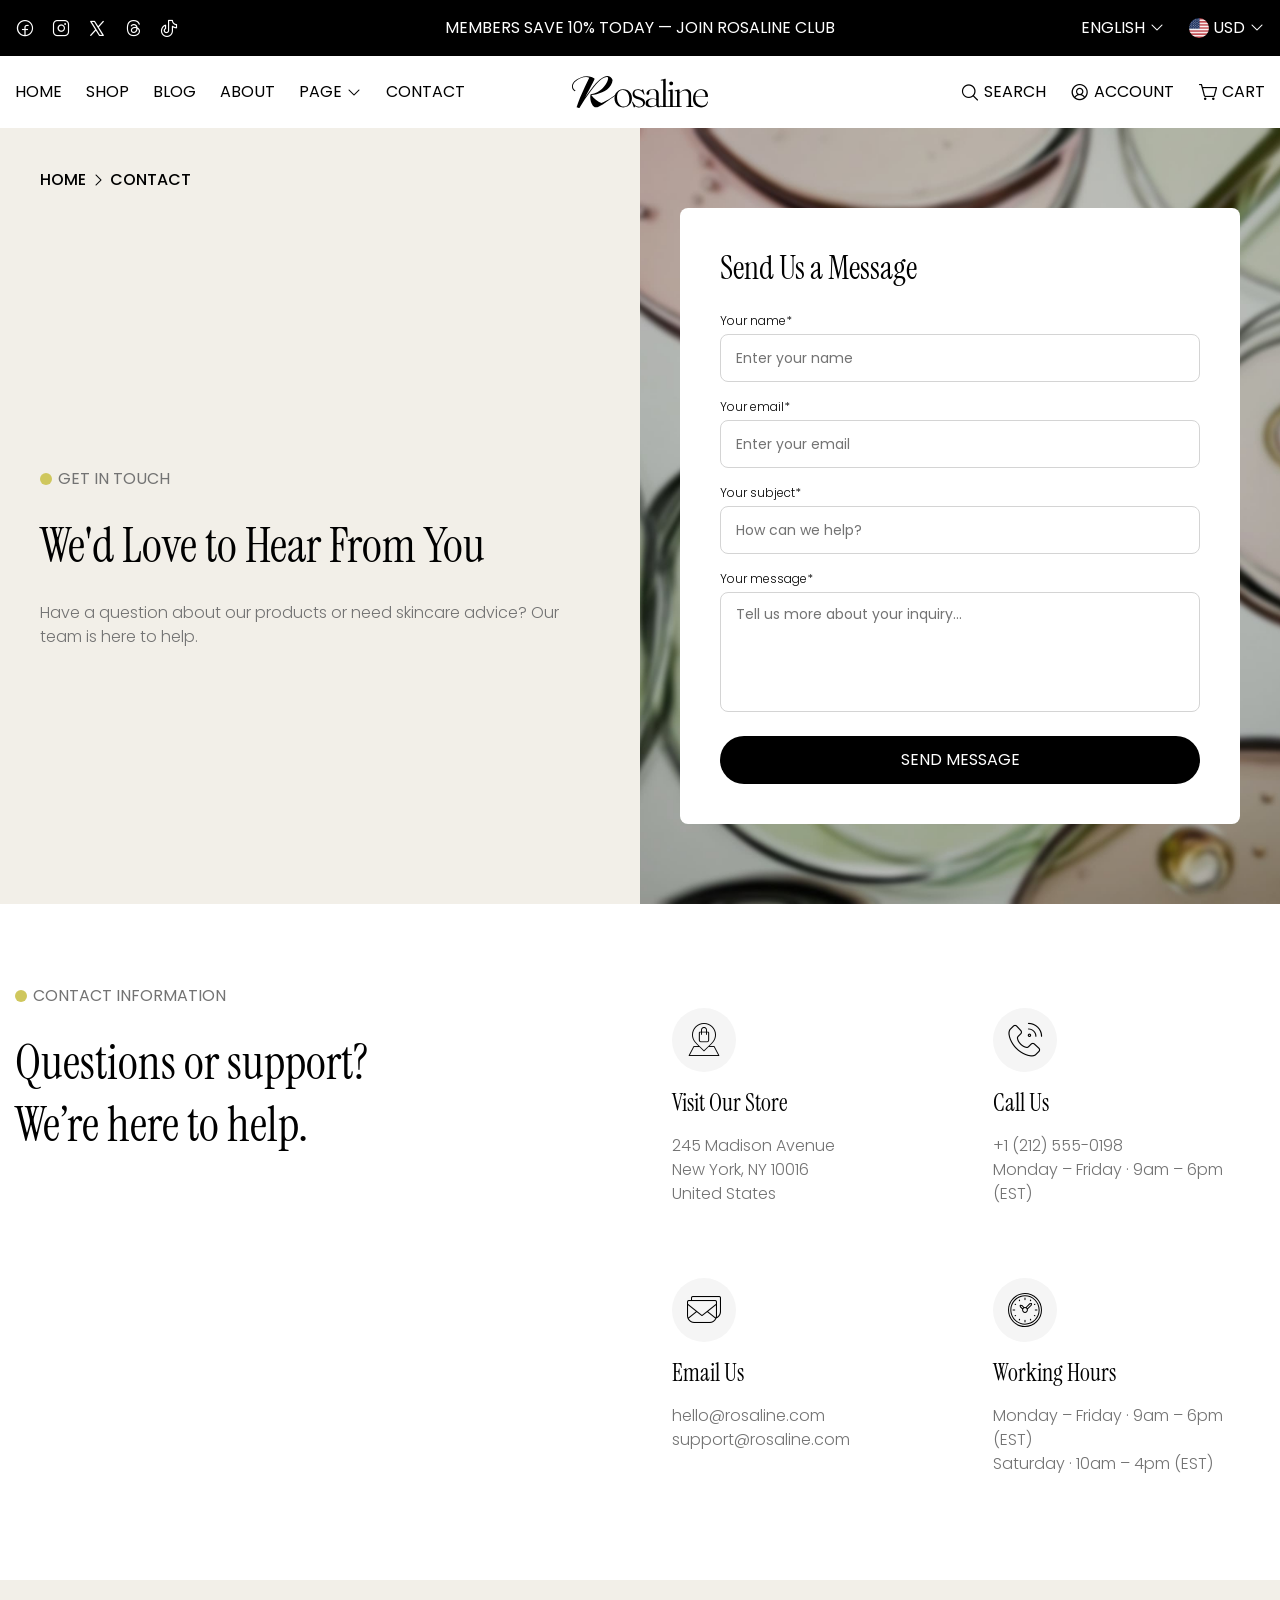
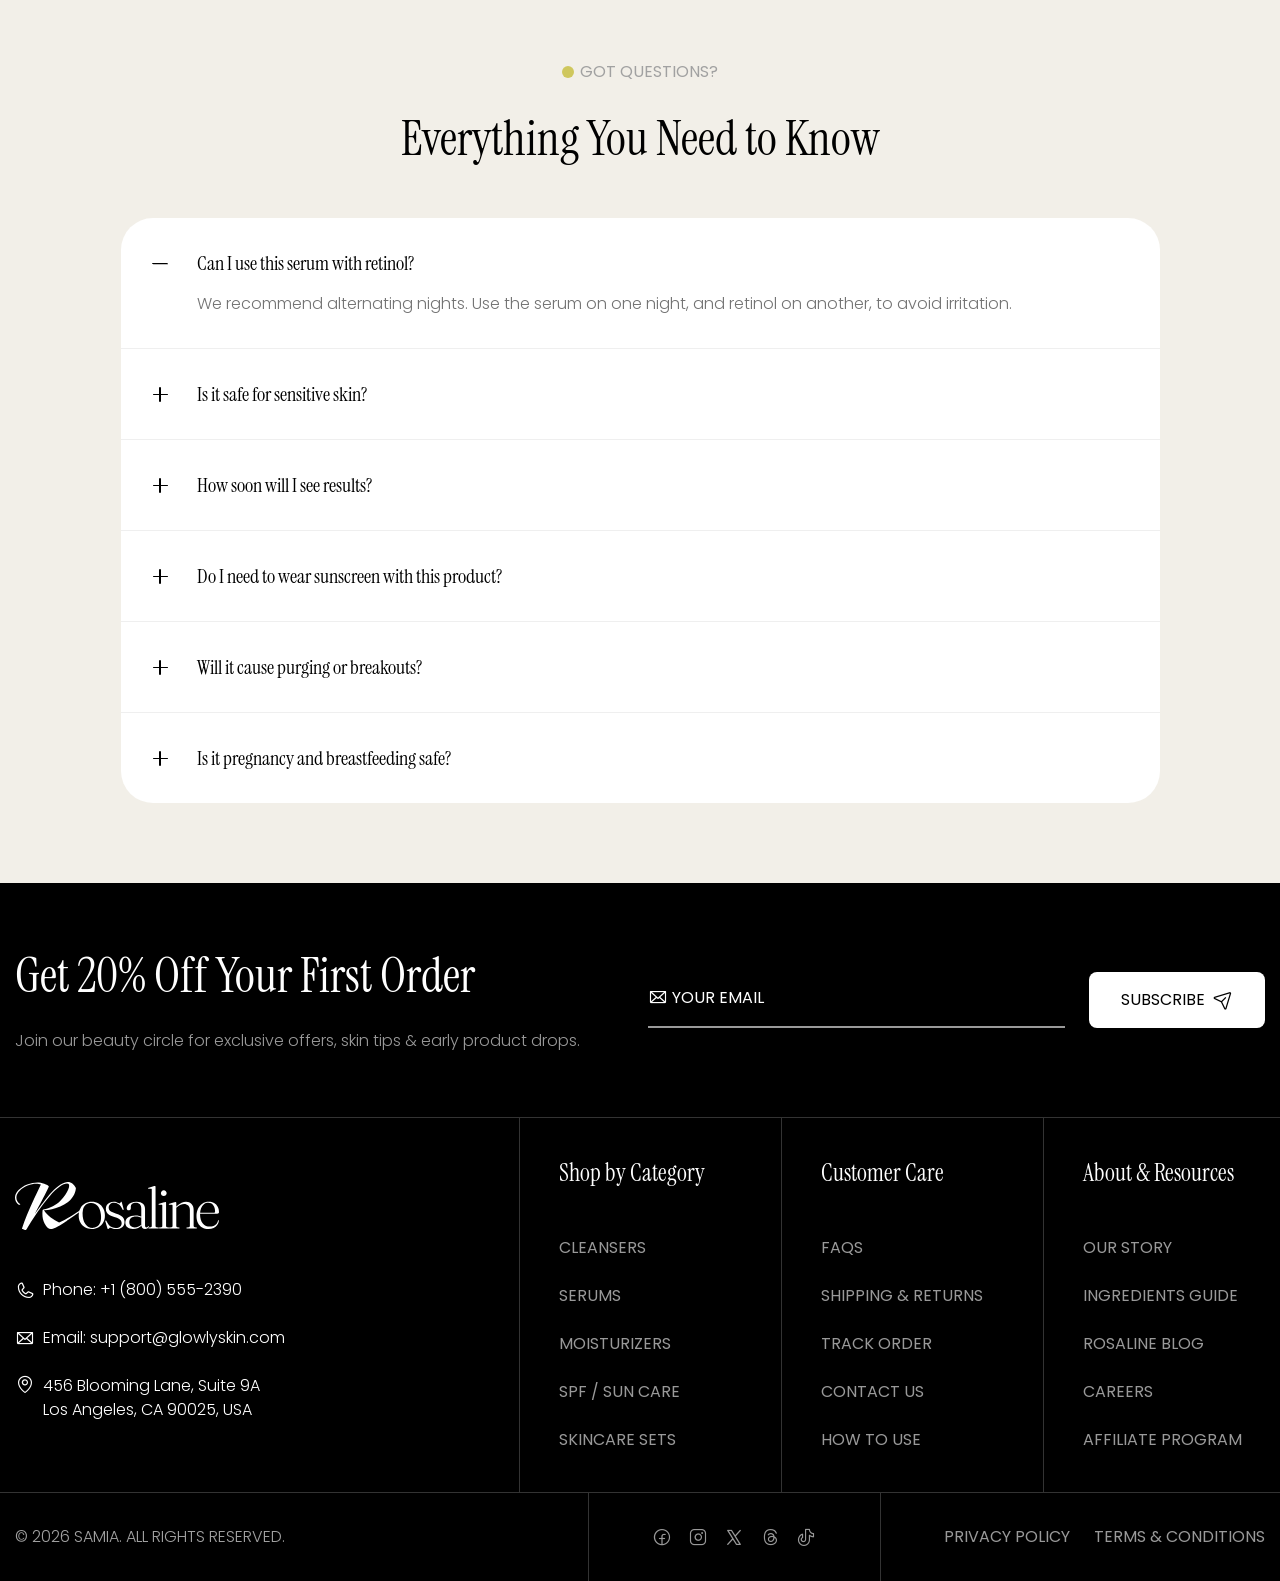
<file: contact.html>
<!DOCTYPE html>

<!--[if IE 8]><html class="ie" xmlns="http://www.w3.org/1999/xhtml" xml:lang="en-US" lang="en-US"> <![endif]-->
<!--[if (gte IE 9)|!(IE)]><!-->
<html xmlns="http://www.w3.org/1999/xhtml" xml:lang="en-US" lang="en-US">
<!--<![endif]-->


<!-- Added by HTTrack --><meta http-equiv="content-type" content="text/html;charset=utf-8" /><!-- /Added by HTTrack -->
<head>
    <meta charset="utf-8">
    <title>Rosaline - Multipurpose eCommerce</title>
    <meta name="author" content="themesflat.com">
    <meta name="viewport" content="width=device-width, initial-scale=1, maximum-scale=1">
    <meta name="description"
        content="Themesflat Rosaline - A modern and elegant Multipurpose eCommerce HTML Template, perfect for online stores selling rings, necklaces, watches, and other accessories. SEO-optimized, fast-loading, and fully customizable.">

    <!-- font -->
    <link rel="stylesheet" href="assets/fonts/fonts.css">
    <link rel="stylesheet" href="assets/icon/icomoon/style.css">
    <!-- css -->
    <link rel="stylesheet" href="assets/css/bootstrap.min.css">
    <link rel="stylesheet" href="assets/css/swiper-bundle.min.css">
    <link rel="stylesheet" href="assets/css/animate.css">
    <link rel="stylesheet" type="text/css" href="assets/css/styles.css">

    <!-- Favicon and Touch Icons  -->
    <link rel="shortcut icon" href="assets/images/logo/favicon.png">
    <link rel="apple-touch-icon-precomposed" href="assets/images/logo/favicon.png">
</head>

<body>
    <!-- Scroll Top -->
    <button id="goTop">
        <span class="border-progress"></span>
        <span class="ic-wrap">
            <span class="icon icon-ArrowCaretUp"></span>
        </span>
    </button>
    <!-- /Scroll Top -->

    <!-- Preload -->
    <div class="preload preload-container" id="preload">
        <div class="preload-logo">
            <div class="spinner"></div>
        </div>
    </div>
    <!-- /Preload -->

    <main id="wrapper">
        <div class="menu-overlay-enabled" id="menu-overlay-enabled"></div>
        <!-- Topbar -->
        <div class="tf-topbar bg-black ssm-d-none">
            <div class="container">
                <div class="row align-items-center">
                    <div class="col-2 d-none d-xl-flex">
                        <div class="topbar-left">
                            <ul class="tf-list gap-16">
                                <li>
                                    <a href="https://www.facebook.com/" target="_blank" class="text-white fs-20 link">
                                        <i class="icon icon-LogoFacebook"></i>
                                    </a>
                                </li>
                                <li>
                                    <a href="https://www.instagram.com/" target="_blank" class="text-white fs-20 link">
                                        <i class="icon icon-LogoInstagram"></i>
                                    </a>
                                </li>
                                <li>
                                    <a href="https://x.com/" target="_blank" class="text-white fs-20 link">
                                        <i class="icon icon-LogoX"></i>
                                    </a>
                                </li>
                                <li>
                                    <a href="https://www.threads.com/" target="_blank" class="text-white fs-20 link">
                                        <i class="icon icon-LogoThread"></i>
                                    </a>
                                </li>
                                <li>
                                    <a href="https://www.tiktok.com/" target="_blank" class="text-white fs-20 link">
                                        <i class="icon icon-LogoTiktok"></i>
                                    </a>
                                </li>
                            </ul>
                        </div>
                    </div>
                    <div class="col-12 col-xl-8">
                        <div dir="ltr" class="swiper tf-swiper swiper-topbar" data-direction="vertical" data-auto="true"
                            data-loop="true" data-speed="1000">
                            <div class="swiper-wrapper">
                                <!-- slide 1 -->
                                <div class="swiper-slide">
                                    <p
                                        class="topbar-center text-white text-uppercase text-center fw-normal text-line-clamp-1">
                                        Free shipping on orders over $49! | Spring Beauty Sale - Up to 30% Off
                                    </p>
                                </div>
                                <!-- slide 2 -->
                                <div class="swiper-slide">
                                    <p
                                        class="topbar-center text-white text-uppercase text-center fw-normal text-line-clamp-1">
                                        Members Save 10% Today — Join Rosaline Club
                                    </p>
                                </div>
                            </div>
                        </div>
                    </div>
                    <div class="col-2 col-2 d-none d-xl-block">
                        <div class="tf-list justify-content-end">
                            <div class="tf-languages">
                                <select class="tf-dropdown-select style-default color-white type-languages">
                                    <option>ENGLISH</option>
                                    <option>VIETNAM</option>
                                    <option>简体中文</option>
                                    <option>اردو</option>
                                </select>
                            </div>
                            <div class="tf-currencies">
                                <select class="tf-dropdown-select style-default color-white type-currencies">
                                    <option selected data-thumbnail="assets/images/country/united-state.png">USD
                                    </option>
                                    <option data-thumbnail="assets/images/country/vietnam.png">VND</option>
                                </select>
                            </div>
                        </div>
                    </div>
                </div>
            </div>
        </div>
        <!-- /Topbar -->
        <!-- Header -->
        <header class="tf-header">
            <div class="header-inner">
                <div class="container">
                    <div class="row align-items-center">
                        <div class="col-4 col-lg-5">
                            <div class="header-left">
                                <div class="box-btn-open-menu d-flex">
                                    <a href="#mobileMenu" data-bs-toggle="offcanvas" class="d-xl-none">
                                        <i class="icon icon-OpenMenu fs-24"></i>
                                    </a>
                                </div>
                                <nav class="box-navigation d-none d-xl-block">
                                    <ul class="box-nav-menu">
                                        <li class="menu-item">
                                            <a href="index.html" class="item-link">
                                                <span class="text">HOME</span>
                                            </a>
                                        </li>
                                        <li class="menu-item">
                                            <a href="shop.html" class="item-link">
                                                <span class="text">SHOP</span>
                                            </a>
                                        </li>
                                        <li class="menu-item">
                                            <a href="blog.html" class="item-link">
                                                <span class="text">BLOG</span>
                                            </a>
                                        </li>
                                        <li class="menu-item">
                                            <a href="about.html" class="item-link">
                                                <span class="text">ABOUT</span>
                                            </a>
                                        </li>
                                        <li class="menu-item position-relative">
                                            <a href="#" class="item-link">
                                                <span class="text">
                                                    PAGE
                                                </span>
                                                <i class="icon icon-ArrowCaretDown"></i>
                                            </a>
                                            <div class="sub-menu sub-menu_v2">
                                                <ul class="sub-menu_list">
                                                    <li>
                                                        <a href="about.html" class="sub-menu_link">
                                                            <span class="text">About</span>
                                                        </a>
                                                    </li>
                                                    <li>
                                                        <a href="store.html" class="sub-menu_link">
                                                            <span class="text">Store</span>
                                                        </a>
                                                    </li>
                                                    <li>
                                                        <a href="cart.html" class="sub-menu_link">
                                                            <span class="text">Cart</span>
                                                        </a>
                                                    </li>
                                                    <li>
                                                        <a href="faq.html" class="sub-menu_link">
                                                            <span class="text">FAQs</span>
                                                        </a>
                                                    </li>
                                                </ul>
                                            </div>
                                        </li>
                                        <li class="menu-item">
                                            <a href="contact.html" class="item-link">
                                                <span class="text">CONTACT</span>
                                            </a>
                                        </li>
                                    </ul>
                                </nav>
                            </div>
                        </div>
                        <div class="col-4 col-lg-2">
                            <div class="header-center d-flex justify-content-center">
                                <a href="index.html" class="logo-site">
                                    <img loading="lazy" width="136" height="32" src="assets/images/logo/logo.svg"
                                        alt=" Image">
                                </a>
                            </div>
                        </div>
                        <div class="col-4 col-lg-5">
                            <div class="header-right">
                                <ul class="tf-list nav-icon-list justify-content-end">
                                    <li class="ssm-d-none">
                                        <a href="#modalSearch" data-bs-toggle="modal"
                                            class="nav-icon-item fw-normal is-text">
                                            <i class="icon icon-Search"></i>
                                            <span class="lg-d-none">
                                                SEARCH
                                            </span>
                                        </a>
                                    </li>
                                    <li>
                                        <a href="login.html" class="nav-icon-item fw-normal is-text">
                                            <i class="icon icon-UserCircle"></i>
                                            <span class="lg-d-none">
                                                ACCOUNT
                                            </span>
                                        </a>
                                    </li>
                                    <li>
                                        <a href="#shoppingCart" data-bs-toggle="offcanvas"
                                            class="nav-icon-item fw-normal is-text">
                                            <i class="icon icon-ShoppingCart"></i>
                                            <span class="lg-d-none">
                                                CART
                                            </span>
                                        </a>
                                    </li>
                                </ul>
                            </div>
                        </div>
                    </div>
                </div>
            </div>
        </header>
        <!-- /Header -->
        <!-- Contact -->
        <div class="section-split section-contact">
            <div class="col-content bg-main">
                <ul class="tf-breadcrumb">
                    <li>
                        <a href="index.html" class="link">
                            HOME
                        </a>
                    </li>
                    <li>
                        <i class="icon icon-ArrowCaretRight"></i>
                    </li>
                    <li>
                        CONTACT
                    </li>
                </ul>
                <div class="sect-heading-v2 start my-auto">
                    <p class="eyebrow-label cl-text-5">
                        <span class="br-dot"></span>
                        GET IN TOUCH
                    </p>
                    <h3 class="s-title font-instrument_serif">
                        We'd Love to Hear From You
                    </h3>
                    <p class="s-desc cl-text-5">
                        Have a question about our products or need skincare advice? Our team is here to help.
                    </p>
                </div>
            </div>
            <div class="col-media">
                <img loading="lazy" width="960" height="952" src="assets/images/section/hero-contact.jpg" alt="Image">
                <div class="col-media_inner">
                    <h5 class="font-instrument_serif lh-xl-40 mb-24">
                        Send Us a Message
                    </h5>
                    <form action="https://tfrosaline.vercel.app/contact.html">
                        <div class="form-content mb-24">
                            <fieldset class="tf-field">
                                <label for="messName" class="text-body-xs">Your name*</label>
                                <input class="style-3" type="text" name="messName" id="messName"
                                    placeholder="Enter your name" required>
                            </fieldset>
                            <fieldset class="tf-field">
                                <label for="messEmail2" class="text-body-xs">Your email*</label>
                                <input class="style-3" type="email" name="messEmail2" id="messEmail2"
                                    placeholder="Enter your email" required>
                            </fieldset>
                            <fieldset class="tf-field">
                                <label for="messEmail" class="text-body-xs">Your subject*</label>
                                <input class="style-3" type="text" name="messEmail" id="messEmail"
                                    placeholder="How can we help?" required>
                            </fieldset>
                            <fieldset class="tf-field">
                                <label for="messFied" class="text-body-xs">Your message*</label>
                                <textarea class="style-3" name="messFied" id="messFied"
                                    placeholder="Tell us more about your inquiry..." required></textarea>
                            </fieldset>
                        </div>
                        <button type="submit" class="tf-btn type-2 style-2 w-100">
                            Send Message
                        </button>
                    </form>
                </div>
            </div>
        </div>
        <!-- /Contact -->
        <!-- Contact Information -->
        <div class="section-contact-infor flat-spacing">
            <div class="container">
                <div class="row">
                    <div class="col-lg-6">
                        <div class="sect-heading-v2 start">
                            <p class="eyebrow-label cl-text-5">
                                <span class="br-dot"></span>
                                CONTACT INFORMATION
                            </p>
                            <h3 class="s-title font-instrument_serif">
                                Questions or support? <br class="ssm-d-none">
                                We’re here to help.
                            </h3>
                        </div>
                    </div>
                    <div class="col-lg-6">
                        <div class="tf-grid-layout tf-col-2 gap-20 gap-xl-24">
                            <div class="box-infor">
                                <span class="ic-wrap">
                                    <i class="icon icon-ShopLocationPin"></i>
                                </span>
                                <p class="infor-title h6 font-instrument_serif">
                                    Visit Our Store
                                </p>
                                <p class="infor-desc cl-text-5">
                                    245 Madison Avenue <br>
                                    New York, NY 10016 <br>
                                    United States
                                </p>
                            </div>
                            <div class="box-infor">
                                <span class="ic-wrap">
                                    <i class="icon icon-Telephone"></i>
                                </span>
                                <p class="infor-title h6 font-instrument_serif">
                                    Call Us
                                </p>
                                <p class="infor-desc cl-text-5">
                                    +1 (212) 555-0198 <br>
                                    Monday – Friday · 9am – 6pm (EST)
                                </p>
                            </div>
                            <div class="box-infor">
                                <span class="ic-wrap">
                                    <i class="icon icon-DoubleMail"></i>
                                </span>
                                <p class="infor-title h6 font-instrument_serif">
                                    Email Us
                                </p>
                                <p class="infor-desc cl-text-5">
                                    hello@rosaline.com<br>
                                    support@rosaline.com
                                </p>
                            </div>
                            <div class="box-infor">
                                <span class="ic-wrap">
                                    <svg width="40" height="40" viewBox="0 0 40 40" fill="none"
                                        xmlns="http://www.w3.org/2000/svg">
                                        <path fill-rule="evenodd" clip-rule="evenodd"
                                            d="M24.9643 10.3721L25.257 9.86484C25.3992 9.6186 25.7139 9.53404 25.9602 9.67628C26.2061 9.81804 26.2901 10.1328 26.1484 10.3791L25.8553 10.8868C25.7115 11.136 25.3964 11.2163 25.152 11.0758C24.9058 10.9336 24.8217 10.6188 24.9643 10.3721ZM28.9242 14.8475C28.7819 14.6012 28.8665 14.2864 29.1119 14.1442L29.6205 13.8516C29.8667 13.7093 30.1819 13.793 30.3238 14.0393C30.466 14.2856 30.3814 14.6008 30.1352 14.7425L29.6266 15.0356C29.3802 15.1772 29.0674 15.0951 28.9242 14.8475ZM30.3237 25.9604C30.1802 26.2084 29.8636 26.2895 29.6204 26.1485L29.1118 25.8554C28.8665 25.7128 28.7819 25.3984 28.9241 25.1521C29.0662 24.9059 29.381 24.8217 29.6265 24.964L30.135 25.2571C30.3814 25.3993 30.4659 25.7141 30.3237 25.9604ZM26.1484 29.6206C26.3458 29.9634 26.0985 30.3924 25.7031 30.3924C25.5254 30.3924 25.3524 30.3004 25.257 30.1352L24.9643 29.6267C24.8217 29.3813 24.9058 29.0661 25.1521 28.9243C25.3983 28.7821 25.7126 28.8666 25.8554 29.1124L26.1484 29.6206ZM15.0355 29.6267L14.7424 30.1352C14.5989 30.384 14.2809 30.4636 14.0391 30.3239C13.7929 30.1812 13.7083 29.8668 13.8514 29.6206L14.144 29.1124C14.2862 28.8666 14.601 28.7816 14.8472 28.9243C15.0931 29.0661 15.1773 29.3813 15.0355 29.6267ZM11.0752 25.1522C11.2174 25.3984 11.1329 25.7128 10.8866 25.8555L10.3793 26.1486C10.1363 26.289 9.81991 26.2093 9.67599 25.9604C9.53375 25.7142 9.61791 25.3994 9.86455 25.2572L10.3718 24.9636C10.6182 24.8219 10.9334 24.906 11.0752 25.1522ZM11.0752 14.8475C10.9313 15.096 10.6184 15.1766 10.3719 15.0356L9.86463 14.7425C9.61791 14.5999 9.53383 14.2856 9.67607 14.0393C9.81783 13.7931 10.1326 13.7094 10.3794 13.8516L10.8875 14.1442C11.1329 14.2864 11.2174 14.6012 11.0752 14.8475ZM13.8514 10.3791C13.7084 10.1328 13.7929 9.81804 14.0392 9.67628C14.2855 9.53404 14.5998 9.6186 14.7425 9.86484L15.0356 10.3721C15.2347 10.7176 14.9826 11.1448 14.5903 11.1448C14.4126 11.1448 14.2396 11.0524 14.1442 10.8868L13.8514 10.3791ZM32.5206 20.0001C32.5206 20.2841 32.29 20.5148 32.006 20.5148H30.2193C29.9353 20.5148 29.705 20.2841 29.705 20.0001C29.705 19.7161 29.9353 19.4855 30.2193 19.4855H32.006C32.29 19.4854 32.5206 19.7161 32.5206 20.0001ZM20.5141 30.2198V32.0061C20.5141 32.2901 20.2838 32.5208 19.9998 32.5208C19.7154 32.5208 19.4852 32.2901 19.4852 32.0061V30.2198C19.4852 29.9354 19.7154 29.7052 19.9998 29.7052C20.2839 29.7052 20.5141 29.9354 20.5141 30.2198ZM9.78015 20.5148H7.99383C7.70943 20.5148 7.47919 20.2841 7.47919 20.0001C7.47919 19.7161 7.70943 19.4855 7.99383 19.4855H9.78015C10.0642 19.4855 10.2948 19.7161 10.2948 20.0001C10.2948 20.284 10.0642 20.5148 9.78015 20.5148ZM19.4853 9.78036V7.99356C19.4853 7.70956 19.7155 7.47932 19.9999 7.47932C20.2839 7.47932 20.5142 7.70956 20.5142 7.99356V9.78036C20.5142 10.0644 20.2839 10.295 19.9999 10.295C19.7154 10.295 19.4853 10.0643 19.4853 9.78036ZM25.7881 14.9394L22.3923 18.3356C22.1938 18.052 21.9474 17.8057 21.6644 17.6076L25.0636 14.2084L25.9034 14.0805L25.7881 14.9394ZM19.9999 21.8865C21.0396 21.8865 21.8864 21.0402 21.8864 20C21.8864 18.9599 21.0396 18.1131 19.9999 18.1131C18.9598 18.1131 18.113 18.9599 18.113 20C18.113 21.0402 18.9598 21.8865 19.9999 21.8865ZM15.8745 16.6026L15.747 15.7628L16.606 15.8781L18.3355 17.6076C18.0519 17.8058 17.8057 18.052 17.6075 18.3356L15.8745 16.6026ZM26.4268 12.9601L24.7428 13.216C24.6335 13.2324 24.5334 13.2832 24.4558 13.3608L20.6572 17.1597C20.2194 17.0592 19.78 17.0591 19.3426 17.1597L17.2103 15.0274C17.1306 14.9476 17.027 14.8964 16.9146 14.8813L15.2042 14.652C14.8662 14.6064 14.5754 14.8976 14.6266 15.2386L14.8825 16.9239C14.899 17.0323 14.9497 17.1328 15.0273 17.2105L17.1596 19.3428C16.7375 21.1624 18.123 22.9159 19.9999 22.9159C21.8704 22.9159 23.261 21.1723 22.8402 19.3428L26.6388 15.5439C26.7186 15.4645 26.7698 15.36 26.7849 15.2482L27.0142 13.5382C27.06 13.1977 26.7658 12.9098 26.4268 12.9601ZM19.9999 33.6364C27.5185 33.6364 33.6362 27.5186 33.6362 20C33.6362 12.4806 27.5186 6.36372 19.9999 6.36372C12.4805 6.36372 6.36359 12.4806 6.36359 20C6.36359 27.5187 12.4805 33.6364 19.9999 33.6364ZM30.3697 9.63028C27.5991 6.8602 23.9172 5.33444 19.9999 5.33444C11.9129 5.33444 5.33431 11.9135 5.33431 20C5.33431 28.0857 11.9129 34.6652 19.9999 34.6652C28.0856 34.6652 34.6651 28.0858 34.6651 20C34.665 16.0823 33.1394 12.4 30.3697 9.63028ZM19.9999 35.9508C28.7954 35.9508 35.9506 28.7951 35.9506 20C35.9506 11.2046 28.7954 4.04892 19.9999 4.04892C11.2045 4.04892 4.04871 11.2046 4.04871 20.0001C4.04871 28.7951 11.2044 35.9508 19.9999 35.9508ZM32.0069 7.99316C25.3717 1.35884 14.6279 1.35828 7.99303 7.99316C1.35791 14.6283 1.35767 25.3717 7.99303 32.0066C14.6282 38.6412 25.3718 38.6421 32.0069 32.0066C38.643 25.37 38.6413 14.6303 32.0069 7.99316Z"
                                            fill="black" />
                                    </svg>
                                </span>
                                <p class="infor-title h6 font-instrument_serif">
                                    Working Hours
                                </p>
                                <p class="infor-desc cl-text-5">
                                    Monday – Friday · 9am – 6pm (EST) <br>
                                    Saturday · 10am – 4pm (EST)
                                </p>
                            </div>
                        </div>
                    </div>
                </div>
            </div>
        </div>
        <!-- /Contact Information -->
        <!-- FAQs -->
        <div class="flat-spacing bg-main">
            <div class="container">
                <div class="row">
                    <div class="col-lg-10 mx-auto">
                        <div class="sect-heading-v2 space-1">
                            <p class="eyebrow-label cl-text-6">
                                <span class="br-dot"></span>
                                GOT QUESTIONS?
                            </p>
                            <h3 class="s-title font-instrument_serif">
                                Everything You Need to Know
                            </h3>
                        </div>
                        <div class="faq-contact" id="faqContact">
                            <div class="accordion-item">
                                <div class="accordion-action h7 font-instrument_serif" data-bs-target="#faqContact-1"
                                    data-bs-toggle="collapse" aria-expanded="true" aria-controls="faqContact-1"
                                    role="button">
                                    <span class="text">Can I use this serum with retinol?</span>
                                    <span class="icon ic-accordion-custom"></span>
                                </div>
                                <div id="faqContact-1" class="collapse show" data-bs-parent="#faqContact">
                                    <div class="accordion-content">
                                        <p class="cl-text-5">
                                            We recommend alternating nights. Use the serum on one night, and retinol on
                                            another, to avoid irritation.
                                        </p>
                                    </div>
                                </div>
                            </div>
                            <div class="accordion-item">
                                <div class="accordion-action h7 font-instrument_serif collapsed"
                                    data-bs-target="#faqContact-2" data-bs-toggle="collapse" aria-expanded="true"
                                    aria-controls="faqContact-2" role="button">
                                    <span class="text">Is it safe for sensitive skin?</span>
                                    <span class="icon ic-accordion-custom"></span>
                                </div>
                                <div id="faqContact-2" class="collapse" data-bs-parent="#faqContact">
                                    <div class="accordion-content">
                                        <p class="cl-text-5">
                                            We recommend alternating nights. Use the serum on one night, and retinol on
                                            another, to avoid irritation.
                                        </p>
                                    </div>
                                </div>
                            </div>
                            <div class="accordion-item">
                                <div class="accordion-action h7 font-instrument_serif collapsed"
                                    data-bs-target="#faqContact-3" data-bs-toggle="collapse" aria-expanded="true"
                                    aria-controls="faqContact-3" role="button">
                                    <span class="text">How soon will I see results?</span>
                                    <span class="icon ic-accordion-custom"></span>
                                </div>
                                <div id="faqContact-3" class="collapse" data-bs-parent="#faqContact">
                                    <div class="accordion-content">
                                        <p class="cl-text-5">
                                            We recommend alternating nights. Use the serum on one night, and retinol on
                                            another, to avoid irritation.
                                        </p>
                                    </div>
                                </div>
                            </div>
                            <div class="accordion-item">
                                <div class="accordion-action h7 font-instrument_serif collapsed"
                                    data-bs-target="#faqContact-4" data-bs-toggle="collapse" aria-expanded="true"
                                    aria-controls="faqContact-4" role="button">
                                    <span class="text">Do I need to wear sunscreen with this product?</span>
                                    <span class="icon ic-accordion-custom"></span>
                                </div>
                                <div id="faqContact-4" class="collapse" data-bs-parent="#faqContact">
                                    <div class="accordion-content">
                                        <p class="cl-text-5">
                                            We recommend alternating nights. Use the serum on one night, and retinol on
                                            another, to avoid irritation.
                                        </p>
                                    </div>
                                </div>
                            </div>
                            <div class="accordion-item">
                                <div class="accordion-action h7 font-instrument_serif collapsed"
                                    data-bs-target="#faqContact-5" data-bs-toggle="collapse" aria-expanded="true"
                                    aria-controls="faqContact-5" role="button">
                                    <span class="text">Will it cause purging or breakouts?</span>
                                    <span class="icon ic-accordion-custom"></span>
                                </div>
                                <div id="faqContact-5" class="collapse" data-bs-parent="#faqContact">
                                    <div class="accordion-content">
                                        <p class="cl-text-5">
                                            We recommend alternating nights. Use the serum on one night, and retinol on
                                            another, to avoid irritation.
                                        </p>
                                    </div>
                                </div>
                            </div>
                            <div class="accordion-item">
                                <div class="accordion-action h7 font-instrument_serif collapsed"
                                    data-bs-target="#faqContact-6" data-bs-toggle="collapse" aria-expanded="true"
                                    aria-controls="faqContact-6" role="button">
                                    <span class="text">Is it pregnancy and breastfeeding safe?</span>
                                    <span class="icon ic-accordion-custom"></span>
                                </div>
                                <div id="faqContact-6" class="collapse" data-bs-parent="#faqContact">
                                    <div class="accordion-content">
                                        <p class="cl-text-5">
                                            We recommend alternating nights. Use the serum on one night, and retinol on
                                            another, to avoid irritation.
                                        </p>
                                    </div>
                                </div>
                            </div>
                        </div>
                    </div>
                </div>
            </div>
        </div>
        <!-- /FAQs -->
        <!-- Footer -->
        <footer class="tf-footer footer-v1 bg-black">
            <div class="footer-top">
                <div class="container">
                    <div class="row align-items-center gy-30">
                        <div class="col-lg-6">
                            <div class="ft-title text-white text-display-1 font-instrument_serif mb-24">
                                Get 20% Off Your First Order
                            </div>
                            <p class="ft-desc cl-text-2">
                                Join our beauty circle for exclusive offers, skin tips & early product drops.
                            </p>
                        </div>
                        <div class="col-lg-6">
                            <form action="https://tfrosaline.vercel.app/contact.html" class="form-subcribe">
                                <fieldset>
                                    <i class="icon icon-Envelope fs-20 text-white"></i>
                                    <input type="email" placeholder="YOUR EMAIL" required>
                                </fieldset>
                                <button type="submit" class="btn-action tf-btn btn-white">
                                    SUBSCRIBE
                                    <i class="icon icon-Send"></i>
                                </button>
                            </form>
                        </div>
                    </div>
                </div>
            </div>
            <div class="br-line bg-line-3"></div>
            <div class="footer-inner">
                <div class="container">
                    <div class="footer-inner_wrap">
                        <div class="ft-contact me-lg-auto">
                            <a href="index.html" class="logo-site">
                                <img loading="lazy" width="204" height="48" src="assets/images/logo/logo-white.svg"
                                    alt="Logo">
                            </a>
                            <ul class="tf-list vertical">
                                <li>
                                    <i class="icon icon-Phone fs-20 text-white"></i>
                                    <a href="tel:+18005552390" class="text-white">
                                        Phone: +1 (800) 555-2390
                                    </a>
                                </li>
                                <li>
                                    <i class="icon icon-Envelope fs-20 text-white"></i>
                                    <a href="mailto:support@glowlyskin.com" class="text-white">
                                        Email: support@glowlyskin.com
                                    </a>
                                </li>
                                <li class="align-items-start">
                                    <i class="icon icon-DotLocation fs-20 text-white"></i>
                                    <a href="https://www.google.com/maps?q=456+Blooming+Lane,+Suite+9A+Los+Angeles,+CA+90025,+USA"
                                        target="_blank" class="text-white">
                                        456 Blooming Lane, Suite 9A <br class="d-none d-md-block">
                                        Los Angeles, CA 90025, USA
                                    </a>
                                </li>
                            </ul>
                        </div>
                        <div class="br-line"></div>
                        <div class="footer-col-block footer-wrap-1">
                            <p class="footer-heading footer-heading-mobile h6 font-instrument_serif text-white">
                                Shop by Category
                            </p>
                            <div class="tf-collapse-content">
                                <ul class="footer-menu-list">
                                    <li>
                                        <a href="shop-default.html"
                                            class="fw-normal cl-text-2 link-white text-uppercase">
                                            Cleansers
                                        </a>
                                    </li>
                                    <li>
                                        <a href="shop-default.html"
                                            class="fw-normal cl-text-2 link-white text-uppercase">
                                            Serums
                                        </a>
                                    </li>
                                    <li>
                                        <a href="shop-default.html"
                                            class="fw-normal cl-text-2 link-white text-uppercase">
                                            Moisturizers
                                        </a>
                                    </li>
                                    <li>
                                        <a href="shop-default.html"
                                            class="fw-normal cl-text-2 link-white text-uppercase">
                                            SPF / Sun Care
                                        </a>
                                    </li>
                                    <li>
                                        <a href="shop-default.html"
                                            class="fw-normal cl-text-2 link-white text-uppercase">
                                            Skincare Sets
                                        </a>
                                    </li>
                                </ul>
                            </div>
                        </div>
                        <div class="br-line exception"></div>
                        <div class="footer-col-block footer-wrap-2 lg-pe-none">
                            <p class="footer-heading footer-heading-mobile h6 font-instrument_serif text-white">
                                Customer Care
                            </p>
                            <div class="tf-collapse-content">
                                <ul class="footer-menu-list">
                                    <li>
                                        <a href="faq.html" class="fw-normal cl-text-2 link-white text-uppercase">
                                            FAQs
                                        </a>
                                    </li>
                                    <li>
                                        <a href="term-of-service.html"
                                            class="fw-normal cl-text-2 link-white text-uppercase">
                                            Shipping & Returns
                                        </a>
                                    </li>
                                    <li>
                                        <a href="contact.html" class="fw-normal cl-text-2 link-white text-uppercase">
                                            Track Order
                                        </a>
                                    </li>
                                    <li>
                                        <a href="contact.html" class="fw-normal cl-text-2 link-white text-uppercase">
                                            Contact Us
                                        </a>
                                    </li>
                                    <li>
                                        <a href="contact.html" class="fw-normal cl-text-2 link-white text-uppercase">
                                            How to Use
                                        </a>
                                    </li>
                                </ul>
                            </div>
                        </div>
                        <div class="br-line"></div>
                        <div class="footer-col-block footer-wrap-3">
                            <p class="footer-heading footer-heading-mobile h6 font-instrument_serif text-white">
                                About & Resources
                            </p>
                            <div class="tf-collapse-content">
                                <ul class="footer-menu-list">
                                    <li>
                                        <a href="our-store.html" class="fw-normal cl-text-2 link-white text-uppercase">
                                            Our Story
                                        </a>
                                    </li>
                                    <li>
                                        <a href="term-of-service.html"
                                            class="fw-normal cl-text-2 link-white text-uppercase">
                                            Ingredients Guide
                                        </a>
                                    </li>
                                    <li>
                                        <a href="blog-grid.html" class="fw-normal cl-text-2 link-white text-uppercase">
                                            Rosaline Blog
                                        </a>
                                    </li>
                                    <li>
                                        <a href="term-of-service.html"
                                            class="fw-normal cl-text-2 link-white text-uppercase">
                                            Careers
                                        </a>
                                    </li>
                                    <li>
                                        <a href="term-of-service.html"
                                            class="fw-normal cl-text-2 link-white text-uppercase">
                                            Affiliate Program
                                        </a>
                                    </li>
                                </ul>
                            </div>
                        </div>
                    </div>
                </div>
            </div>
            <div class="br-line bg-line-3"></div>
            <div class="footer-bottom">
                <div class="container">
                    <div class="footer-bottom_wrap">
                        <div class="ft-text-nocopy cl-text-6 me-auto">
                            © 2026 SAMIA. ALL RIGHTS RESERVED.
                        </div>
                        <div class="br-line type-vertical lg-d-none"></div>
                        <ul class="tf-list gap-16">
                            <li>
                                <a href="https://www.facebook.com/" target="_blank" class="cl-text-2 link-white fs-20">
                                    <i class="icon icon-LogoFacebook"></i>
                                </a>
                            </li>
                            <li>
                                <a href="https://www.instagram.com/" target="_blank" class="cl-text-2 link-white fs-20">
                                    <i class="icon icon-LogoInstagram"></i>
                                </a>
                            </li>
                            <li>
                                <a href="https://x.com/" target="_blank" class="cl-text-2 link-white fs-20">
                                    <i class="icon icon-LogoX"></i>
                                </a>
                            </li>
                            <li>
                                <a href="https://www.threads.com/" target="_blank" class="cl-text-2 link-white fs-20">
                                    <i class="icon icon-LogoThread"></i>
                                </a>
                            </li>
                            <li>
                                <a href="https://www.tiktok.com/" target="_blank" class="cl-text-2 link-white fs-20">
                                    <i class="icon icon-LogoTiktok"></i>
                                </a>
                            </li>
                        </ul>
                        <div class="br-line type-vertical lg-d-none"></div>
                        <ul class="tf-list justify-content-end">
                            <li>
                                <a href="privacy-policy.html" class="fw-normal cl-text-2 link-white text-uppercase">
                                    Privacy Policy
                                </a>
                            </li>
                            <li>
                                <a href="term-of-service.html" class="fw-normal cl-text-2 link-white text-uppercase">
                                    Terms & Conditions
                                </a>
                            </li>
                        </ul>
                    </div>
                </div>
            </div>
        </footer>
        <!-- /Footer -->
        <!-- <div class="" style="height: 100px;"></div> -->
    </main>
    <!-- Mobile Menu -->
    <div class="offcanvas offcanvas-start canvas-mb" id="mobileMenu">
        <div class="canvas-header">
            <span class="flex-1 d-flex">
                <i class="icon icon-Close link-rotate fs-20" data-bs-dismiss="offcanvas"></i>
            </span>
            <a href="index.html" class="logo-site">
                <img loading="lazy" width="102" height="24" src="assets/images/logo/logo.svg" alt="Image">
            </a>
            <ul class="tf-list nav-icon-list justify-content-end flex-1">
                <li data-bs-dismiss="offcanvas">
                    <a href="#modalSearch" data-bs-toggle="modal" class="nav-icon-item fw-normal">
                        <i class="icon icon-Search"></i>
                    </a>
                </li>
                <li>
                    <a href="#shoppingCart" data-bs-toggle="offcanvas" class="nav-icon-item fw-normal">
                        <i class="icon icon-ShoppingCart"></i>
                        <span class="number-order text-body-s">
                            (03)
                        </span>
                    </a>
                </li>
            </ul>
        </div>
        <div class="br-line bg-line-5"></div>
        <div class="canvas-body">
            <div class="mb-content-top">
                <ul class="nav-ul-mb-2" id="wrapper-menu-navigation-v2"></ul>
            </div>
            <div class="group-action">
                <a href="login.html" class="tf-btn style-2 type-4 w-100">
                    Sign In
                </a>
                <a href="register.html" class="btn-action_create tf-btn-line">
                    <span class="fw-normal text-uppercase">
                        Create an account
                    </span>
                </a>
            </div>
        </div>
        <div class="br-line bg-line-5"></div>
        <div class="canvas-footer">
            <ul class="tf-list gap-12">
                <li>
                    <a href="https://www.facebook.com/" target="_blank" class="link fs-20">
                        <i class="icon icon-LogoFacebook"></i>
                    </a>
                </li>
                <li>
                    <a href="https://www.instagram.com/" target="_blank" class="link fs-20">
                        <i class="icon icon-LogoInstagram"></i>
                    </a>
                </li>
                <li>
                    <a href="https://x.com/" target="_blank" class="link fs-20">
                        <i class="icon icon-LogoX"></i>
                    </a>
                </li>
                <li>
                    <a href="https://www.threads.com/" target="_blank" class="link fs-20">
                        <i class="icon icon-LogoThread"></i>
                    </a>
                </li>
                <li>
                    <a href="https://www.tiktok.com/" target="_blank" class="link fs-20">
                        <i class="icon icon-LogoTiktok"></i>
                    </a>
                </li>
            </ul>
            <div class="tf-list justify-content-end gap-16 group-curency-language">
                <div class="tf-languages text-body-s">
                    <select class="tf-dropdown-select style-default type-languages">
                        <option>ENGLISH</option>
                        <option>VIETNAM</option>
                        <option>简体中文</option>
                        <option>اردو</option>
                    </select>
                </div>
                <div class="tf-currencies text-body-s">
                    <select class="tf-dropdown-select style-default type-currencies">
                        <option selected data-thumbnail="assets/images/country/united-state.png">USD
                        </option>
                        <option data-thumbnail="assets/images/country/vietnam.png">VND</option>
                    </select>
                </div>
            </div>
        </div>
    </div>
    <!-- /Mobile Menu -->
    <!-- Demo -->
    <div class="modal fade modal-demo" id="modalDemo">
        <div class="modal-dialog modal-dialog-centered">
            <div class="modal-content">
                <span class="icon-Close btn-close-popup fs-24" data-bs-dismiss="modal"></span>
                <div class="mega-menu">
                    <div class="row-demo">
                        <div class="demo-item">
                            <a href="index.html" class="demo-img">
                                <img loading="lazy" width="252" height="277" src="assets/images/demo/home-1.jpg"
                                    alt="Image">
                            </a>
                            <div class="bottom">
                                <a href="index.html" class="demo-name link">
                                    Main Page
                                    <span class="demo-label type-new">New</span>
                                </a>
                                <a href="index.html" class="btn-icon">
                                    <i class="icon icon-ArrowRight"></i>
                                </a>
                            </div>
                        </div>
                        <div class="demo-item">
                            <a href="home-classic-beauty.html" class="demo-img">
                                <img loading="lazy" width="252" height="277" src="assets/images/demo/home-2.jpg"
                                    alt="Image">
                            </a>
                            <div class="bottom">
                                <a href="home-classic-beauty.html" class="demo-name link">
                                    Classic Beauty
                                    <span class="demo-label type-loved">Most Loved</span>
                                </a>
                                <a href="home-classic-beauty.html" class="btn-icon">
                                    <i class="icon icon-ArrowRight"></i>
                                </a>
                            </div>
                        </div>
                        <div class="demo-item">
                            <a href="home-organic-essence.html" class="demo-img">
                                <img loading="lazy" width="252" height="277" src="assets/images/demo/home-3.jpg"
                                    alt="Image">
                            </a>
                            <div class="bottom">
                                <a href="home-organic-essence.html" class="demo-name link">
                                    Organic Essence
                                    <span class="demo-label type-new">New</span>
                                </a>
                                <a href="home-organic-essence.html" class="btn-icon">
                                    <i class="icon icon-ArrowRight"></i>
                                </a>
                            </div>
                        </div>
                        <div class="demo-item">
                            <a href="home-minimal-glow.html" class="demo-img">
                                <img loading="lazy" width="252" height="277" src="assets/images/demo/home-4.jpg"
                                    alt="Image">
                            </a>
                            <div class="bottom">
                                <a href="home-minimal-glow.html" class="demo-name link">
                                    Minimal Rosaline
                                    <span class="demo-label type-trend">Trend</span>
                                </a>
                                <a href="home-minimal-glow.html" class="btn-icon">
                                    <i class="icon icon-ArrowRight"></i>
                                </a>
                            </div>
                        </div>
                        <div class="demo-item">
                            <a href="home-bold-modern.html" class="demo-img">
                                <img loading="lazy" width="252" height="277" src="assets/images/demo/home-5.jpg"
                                    alt="Image">
                            </a>
                            <div class="bottom">
                                <a href="home-bold-modern.html" class="demo-name link">
                                    Bold & Modern
                                    <span class="demo-label type-new">New</span>
                                </a>
                                <a href="home-bold-modern.html" class="btn-icon">
                                    <i class="icon icon-ArrowRight"></i>
                                </a>
                            </div>
                        </div>
                        <div class="demo-item">
                            <a href="home-luxury-spa.html" class="demo-img">
                                <img loading="lazy" width="252" height="277" src="assets/images/demo/home-6.jpg"
                                    alt="Image">
                            </a>
                            <div class="bottom">
                                <a href="home-luxury-spa.html" class="demo-name link">
                                    Luxury Spa
                                    <span class="demo-label type-new">New</span>
                                </a>
                                <a href="home-luxury-spa.html" class="btn-icon">
                                    <i class="icon icon-ArrowRight"></i>
                                </a>
                            </div>
                        </div>
                        <div class="demo-item">
                            <a href="home-menopause-skincare.html" class="demo-img">
                                <img loading="lazy" width="252" height="277" src="assets/images/demo/home-7.jpg"
                                    alt="Image">
                            </a>
                            <div class="bottom">
                                <a href="home-menopause-skincare.html" class="demo-name link">
                                    Menopause Skincare
                                </a>
                                <a href="home-menopause-skincare.html" class="btn-icon">
                                    <i class="icon icon-ArrowRight"></i>
                                </a>
                            </div>
                        </div>
                        <div class="demo-item">
                            <a href="home-men-skincare.html" class="demo-img">
                                <img loading="lazy" width="252" height="277" src="assets/images/demo/home-8.jpg"
                                    alt="Image">
                            </a>
                            <div class="bottom">
                                <a href="home-men-skincare.html" class="demo-name link">
                                    Men Skincare
                                    <span class="demo-label type-trend">Trend</span>
                                </a>
                                <a href="home-men-skincare.html" class="btn-icon">
                                    <i class="icon icon-ArrowRight"></i>
                                </a>
                            </div>
                        </div>
                        <div class="demo-item soon">
                            <a href="home-men-skincare.html" class="demo-img">
                                <img loading="lazy" width="252" height="277" src="assets/images/demo/home-8.jpg"
                                    alt="Image">
                            </a>
                            <div class="bottom">
                                <a href="home-men-skincare.html" class="demo-name link">
                                    Coming
                                    <span class="demo-label type-soon">Coming Soon</span>
                                </a>
                                <a href="home-men-skincare.html" class="btn-icon">
                                    <i class="icon icon-ArrowRight"></i>
                                </a>
                            </div>
                        </div>
                        <div class="demo-item soon">
                            <a href="home-men-skincare.html" class="demo-img">
                                <img loading="lazy" width="252" height="277" src="assets/images/demo/home-8.jpg"
                                    alt="Image">
                            </a>
                            <div class="bottom">
                                <a href="home-men-skincare.html" class="demo-name link">
                                    Coming
                                    <span class="demo-label type-soon">Coming Soon</span>
                                </a>
                                <a href="home-men-skincare.html" class="btn-icon">
                                    <i class="icon icon-ArrowRight"></i>
                                </a>
                            </div>
                        </div>
                    </div>
                </div>
            </div>
        </div>
    </div>
    <!-- /Demo -->

    <!-- Search -->
    <div class="modal fade modal-search" id="modalSearch">
        <div class="modal-dialog modal-fullscreen">
            <div class="modal-content">
                <div class="ctn-wrap">
                    <div class="container">
                        <form action="#" class="form-search-prd">
                            <button type="submit" class="btn-action_search link">
                                <i class="icon icon-Search"></i>
                            </button>
                            <fieldset>
                                <input type="text" placeholder="Search product" required>
                            </fieldset>
                            <i class="icon icon-Close btn-close-popup fs-20" data-bs-dismiss="modal"></i>
                        </form>
                        <div class="pupular-search">
                            <span class="cl-text-5">
                                Popular Searches:
                            </span>
                            <div class="list-search">
                                <a href="shop-default.html" class="fw-normal link-underline">
                                    SkinEra
                                </a>
                                <a href="shop-default.html" class="fw-normal link-underline">
                                    Cleansers
                                </a>
                                <a href="shop-default.html" class="fw-normal link-underline">
                                    Acne & Blemishes
                                </a>
                            </div>
                        </div>
                        <div class="row gy-30">
                            <div class="col-md-2">
                                <div class="col-suggestion">
                                    <p class="text-body-l fw-normal mb-24">
                                        Suggestions
                                    </p>
                                    <div class="tf-list d-md-grid gap-16 flex-wrap">
                                        <a href="shop-default.html" class="fw-normal link-underline">cleanser</a>
                                        <a href="shop-default.html" class="fw-normal link-underline">face cleanser</a>
                                        <a href="shop-default.html" class="fw-normal link-underline">facial cleanser</a>
                                        <a href="shop-default.html" class="fw-normal link-underline">gentle cleanser</a>
                                        <a href="shop-default.html" class="fw-normal link-underline">foam cleanser</a>
                                    </div>
                                </div>
                            </div>
                            <div class="col-md-10">
                                <div class="tf-btn-swiper-main">
                                    <div class="d-flex align-items-center justify-content-between mb-24">
                                        <p class="text-body-l fw-normal">
                                            Products
                                        </p>
                                        <div class="d-flex align-items-center gap-8">
                                            <div class="tf-sw-nav_icon fs-20 nav-prev-swiper">
                                                <i class="icon icon-ArrowCaretLeft"></i>
                                            </div>
                                            <div class="thumbs-pagination">
                                            </div>
                                            <div class="tf-sw-nav_icon fs-20 nav-next-swiper">
                                                <i class="icon icon-ArrowCaretRight"></i>
                                            </div>
                                        </div>
                                    </div>
                                    <div dir="ltr" class="swiper tf-swiper swiper-type-number" data-laptop="5"
                                        data-preview="4" data-tablet="3" data-mobile-sm="3" data-mobile="2"
                                        data-space-lg="16" data-space-md="16" data-space="10" data-pagination="2"
                                        data-pagination-sm="3" data-pagination-md="3" data-pagination-lg="4">
                                        <div class="swiper-wrapper">
                                            <!-- slide 1 -->
                                            <div class="swiper-slide">
                                                <div class="card-product">
                                                    <div class="card-product_wrapper">
                                                        <a href="product-detail.html" class="product-img">
                                                            <img class="img-product" loading="lazy" width="348"
                                                                height="420" src="assets/images/product/product-14.jpg"
                                                                alt="Product">
                                                        </a>
                                                        <ul class="product-action_list">
                                                            <li>
                                                                <a href="#modalQuickView" data-bs-toggle="modal"
                                                                    class="hover-tooltip tooltip-left box-icon">
                                                                    <span class="icon icon-EyeOpen"></span>
                                                                    <span class="tooltip">Quick
                                                                        view</span>
                                                                </a>
                                                            </li>
                                                            <li class="wishlist">
                                                                <a href="#;"
                                                                    class="hover-tooltip tooltip-left box-icon">
                                                                    <span class="icon icon-Hearth"></span>
                                                                    <span class="tooltip">Add
                                                                        to Wishlist</span>
                                                                </a>
                                                            </li>
                                                            <li class="compare">
                                                                <a href="#compare" data-bs-toggle="offcanvas"
                                                                    class="hover-tooltip tooltip-left box-icon">
                                                                    <span class="icon icon-Compare"></span>
                                                                    <span class="tooltip">Compare</span>
                                                                </a>
                                                            </li>
                                                        </ul>
                                                        <div class="product-action_bot">
                                                            <a href="#shoppingCart" data-bs-toggle="offcanvas"
                                                                class="tf-btn hv-black btn-white type-2 w-100">
                                                                Add to cart
                                                                <i class="icon icon-ShoppingCart"></i>
                                                            </a>
                                                        </div>
                                                    </div>
                                                    <div class="card-product_info">
                                                        <div class="product-info__rate">
                                                            <div class="star-wrap fs-12">
                                                                <i class="icon icon-Star"></i>
                                                                <i class="icon icon-Star"></i>
                                                                <i class="icon icon-Star"></i>
                                                                <i class="icon icon-Star"></i>
                                                                <i class="icon icon-Star"></i>
                                                            </div>
                                                            <span class="rate-number text-body-xs">
                                                                5.0
                                                            </span>
                                                        </div>
                                                        <a href="product-detail.html"
                                                            class="name-product fw-normal link-underline">
                                                            Deep Pore Cleanser
                                                        </a>
                                                        <div class="price-wrap">
                                                            <span class="price-new fw-normal">$22.00</span>
                                                        </div>
                                                    </div>
                                                </div>
                                            </div>
                                            <!-- slide 2 -->
                                            <div class="swiper-slide">
                                                <div class="card-product">
                                                    <div class="card-product_wrapper">
                                                        <a href="product-detail.html" class="product-img">
                                                            <img class="img-product" loading="lazy" width="348"
                                                                height="420" src="assets/images/product/product-16.jpg"
                                                                alt="Product">
                                                        </a>
                                                        <ul class="product-action_list">
                                                            <li data-bs-dismiss="offcanvas">
                                                                <a href="#modalQuickView" data-bs-toggle="modal"
                                                                    class="hover-tooltip tooltip-left box-icon">
                                                                    <span class="icon icon-EyeOpen"></span>
                                                                    <span class="tooltip">Quick
                                                                        view</span>
                                                                </a>
                                                            </li>
                                                            <li class="wishlist">
                                                                <a href="#;"
                                                                    class="hover-tooltip tooltip-left box-icon">
                                                                    <span class="icon icon-Hearth"></span>
                                                                    <span class="tooltip">Add
                                                                        to Wishlist</span>
                                                                </a>
                                                            </li>
                                                            <li class="compare">
                                                                <a href="#compare" data-bs-toggle="offcanvas"
                                                                    class="hover-tooltip tooltip-left box-icon">
                                                                    <span class="icon icon-Compare"></span>
                                                                    <span class="tooltip">Compare</span>
                                                                </a>
                                                            </li>
                                                        </ul>
                                                        <div class="product-action_bot">
                                                            <a href="#shoppingCart" data-bs-toggle="offcanvas"
                                                                class="tf-btn hv-black btn-white type-2 w-100">
                                                                Add to cart
                                                                <i class="icon icon-ShoppingCart"></i>
                                                            </a>
                                                        </div>
                                                    </div>
                                                    <div class="card-product_info">
                                                        <div class="product-info__rate">
                                                            <div class="star-wrap fs-12">
                                                                <i class="icon icon-Star"></i>
                                                                <i class="icon icon-Star"></i>
                                                                <i class="icon icon-Star"></i>
                                                                <i class="icon icon-Star"></i>
                                                                <i class="icon icon-Star"></i>
                                                            </div>
                                                            <span class="rate-number text-body-xs">
                                                                5.0
                                                            </span>
                                                        </div>
                                                        <a href="product-detail.html"
                                                            class="name-product fw-normal link-underline">
                                                            Gentle Foam Cleanser
                                                        </a>
                                                        <div class="price-wrap">
                                                            <span class="price-new fw-normal">$17.00</span>
                                                        </div>
                                                    </div>
                                                </div>
                                            </div>
                                            <!-- slide 3 -->
                                            <div class="swiper-slide">
                                                <div class="card-product">
                                                    <div class="card-product_wrapper">
                                                        <a href="product-detail.html" class="product-img">
                                                            <img class="img-product" loading="lazy" width="348"
                                                                height="420" src="assets/images/product/product-17.jpg"
                                                                alt="Product">
                                                        </a>
                                                        <ul class="product-action_list">
                                                            <li data-bs-dismiss="offcanvas">
                                                                <a href="#modalQuickView" data-bs-toggle="modal"
                                                                    class="hover-tooltip tooltip-left box-icon">
                                                                    <span class="icon icon-EyeOpen"></span>
                                                                    <span class="tooltip">Quick
                                                                        view</span>
                                                                </a>
                                                            </li>
                                                            <li class="wishlist">
                                                                <a href="#;"
                                                                    class="hover-tooltip tooltip-left box-icon">
                                                                    <span class="icon icon-Hearth"></span>
                                                                    <span class="tooltip">Add
                                                                        to Wishlist</span>
                                                                </a>
                                                            </li>
                                                            <li class="compare">
                                                                <a href="#compare" data-bs-toggle="offcanvas"
                                                                    class="hover-tooltip tooltip-left box-icon">
                                                                    <span class="icon icon-Compare"></span>
                                                                    <span class="tooltip">Compare</span>
                                                                </a>
                                                            </li>
                                                        </ul>
                                                        <div class="product-action_bot">
                                                            <a href="#shoppingCart" data-bs-toggle="offcanvas"
                                                                class="tf-btn hv-black btn-white type-2 w-100">
                                                                Add to cart
                                                                <i class="icon icon-ShoppingCart"></i>
                                                            </a>
                                                        </div>
                                                    </div>
                                                    <div class="card-product_info">
                                                        <div class="product-info__rate">
                                                            <div class="star-wrap fs-12">
                                                                <i class="icon icon-Star"></i>
                                                                <i class="icon icon-Star"></i>
                                                                <i class="icon icon-Star"></i>
                                                                <i class="icon icon-Star"></i>
                                                                <i class="icon icon-Star"></i>
                                                            </div>
                                                            <span class="rate-number text-body-xs">
                                                                5.0
                                                            </span>
                                                        </div>
                                                        <a href="product-detail.html"
                                                            class="name-product fw-normal link-underline">
                                                            Cylindrical Toner
                                                        </a>
                                                        <div class="price-wrap">
                                                            <span class="price-new fw-normal">$32.00</span>
                                                        </div>
                                                    </div>
                                                </div>
                                            </div>
                                            <!-- slide 4 -->
                                            <div class="swiper-slide">
                                                <div class="card-product">
                                                    <div class="card-product_wrapper">
                                                        <a href="product-detail.html" class="product-img">
                                                            <img class="img-product" loading="lazy" width="348"
                                                                height="420" src="assets/images/product/product-18.jpg"
                                                                alt="Product">
                                                        </a>
                                                        <ul class="product-action_list">
                                                            <li data-bs-dismiss="offcanvas">
                                                                <a href="#modalQuickView" data-bs-toggle="modal"
                                                                    class="hover-tooltip tooltip-left box-icon">
                                                                    <span class="icon icon-EyeOpen"></span>
                                                                    <span class="tooltip">Quick
                                                                        view</span>
                                                                </a>
                                                            </li>
                                                            <li class="wishlist">
                                                                <a href="#;"
                                                                    class="hover-tooltip tooltip-left box-icon">
                                                                    <span class="icon icon-Hearth"></span>
                                                                    <span class="tooltip">Add
                                                                        to Wishlist</span>
                                                                </a>
                                                            </li>
                                                            <li class="compare">
                                                                <a href="#compare" data-bs-toggle="offcanvas"
                                                                    class="hover-tooltip tooltip-left box-icon">
                                                                    <span class="icon icon-Compare"></span>
                                                                    <span class="tooltip">Compare</span>
                                                                </a>
                                                            </li>
                                                        </ul>
                                                        <div class="product-action_bot">
                                                            <a href="#shoppingCart" data-bs-toggle="offcanvas"
                                                                class="tf-btn hv-black btn-white type-2 w-100">
                                                                Add to cart
                                                                <i class="icon icon-ShoppingCart"></i>
                                                            </a>
                                                        </div>
                                                    </div>
                                                    <div class="card-product_info">
                                                        <div class="product-info__rate">
                                                            <div class="star-wrap fs-12">
                                                                <i class="icon icon-Star"></i>
                                                                <i class="icon icon-Star"></i>
                                                                <i class="icon icon-Star"></i>
                                                                <i class="icon icon-Star"></i>
                                                                <i class="icon icon-Star"></i>
                                                            </div>
                                                            <span class="rate-number text-body-xs">
                                                                5.0
                                                            </span>
                                                        </div>
                                                        <a href="product-detail.html"
                                                            class="name-product fw-normal link-underline">
                                                            Kjaer Touch Concealer
                                                        </a>
                                                        <div class="price-wrap">
                                                            <span class="price-new fw-normal">$51.00</span>
                                                        </div>
                                                    </div>
                                                </div>
                                            </div>
                                            <!-- slide 5 -->
                                            <div class="swiper-slide">
                                                <div class="card-product">
                                                    <div class="card-product_wrapper">
                                                        <a href="product-detail.html" class="product-img">
                                                            <img class="img-product" loading="lazy" width="348"
                                                                height="420" src="assets/images/product/product-19.jpg"
                                                                alt="Product">
                                                        </a>
                                                        <ul class="product-action_list">
                                                            <li data-bs-dismiss="offcanvas">
                                                                <a href="#modalQuickView" data-bs-toggle="modal"
                                                                    class="hover-tooltip tooltip-left box-icon">
                                                                    <span class="icon icon-EyeOpen"></span>
                                                                    <span class="tooltip">Quick
                                                                        view</span>
                                                                </a>
                                                            </li>
                                                            <li class="wishlist">
                                                                <a href="#;"
                                                                    class="hover-tooltip tooltip-left box-icon">
                                                                    <span class="icon icon-Hearth"></span>
                                                                    <span class="tooltip">Add
                                                                        to Wishlist</span>
                                                                </a>
                                                            </li>
                                                            <li class="compare">
                                                                <a href="#compare" data-bs-toggle="offcanvas"
                                                                    class="hover-tooltip tooltip-left box-icon">
                                                                    <span class="icon icon-Compare"></span>
                                                                    <span class="tooltip">Compare</span>
                                                                </a>
                                                            </li>
                                                        </ul>
                                                        <div class="product-action_bot">
                                                            <a href="#shoppingCart" data-bs-toggle="offcanvas"
                                                                class="tf-btn hv-black btn-white type-2 w-100">
                                                                Add to cart
                                                                <i class="icon icon-ShoppingCart"></i>
                                                            </a>
                                                        </div>
                                                    </div>
                                                    <div class="card-product_info">
                                                        <div class="product-info__rate">
                                                            <div class="star-wrap fs-12">
                                                                <i class="icon icon-Star"></i>
                                                                <i class="icon icon-Star"></i>
                                                                <i class="icon icon-Star"></i>
                                                                <i class="icon icon-Star"></i>
                                                                <i class="icon icon-Star"></i>
                                                            </div>
                                                            <span class="rate-number text-body-xs">
                                                                5.0
                                                            </span>
                                                        </div>
                                                        <a href="product-detail.html"
                                                            class="name-product fw-normal link-underline">
                                                            Mesoestetic Cosmelan
                                                        </a>
                                                        <div class="price-wrap">
                                                            <span class="price-new fw-normal">$34.00</span>
                                                        </div>
                                                    </div>
                                                </div>
                                            </div>
                                            <!-- slide 6 -->
                                            <div class="swiper-slide">
                                                <div class="card-product">
                                                    <div class="card-product_wrapper">
                                                        <a href="product-detail.html" class="product-img">
                                                            <img class="img-product" loading="lazy" width="348"
                                                                height="420" src="assets/images/product/product-14.jpg"
                                                                alt="Product">
                                                        </a>
                                                        <ul class="product-action_list">
                                                            <li data-bs-dismiss="offcanvas">
                                                                <a href="#modalQuickView" data-bs-toggle="modal"
                                                                    class="hover-tooltip tooltip-left box-icon">
                                                                    <span class="icon icon-EyeOpen"></span>
                                                                    <span class="tooltip">Quick
                                                                        view</span>
                                                                </a>
                                                            </li>
                                                            <li class="wishlist">
                                                                <a href="#;"
                                                                    class="hover-tooltip tooltip-left box-icon">
                                                                    <span class="icon icon-Hearth"></span>
                                                                    <span class="tooltip">Add
                                                                        to Wishlist</span>
                                                                </a>
                                                            </li>
                                                            <li class="compare">
                                                                <a href="#compare" data-bs-toggle="offcanvas"
                                                                    class="hover-tooltip tooltip-left box-icon">
                                                                    <span class="icon icon-Compare"></span>
                                                                    <span class="tooltip">Compare</span>
                                                                </a>
                                                            </li>
                                                        </ul>
                                                        <div class="product-action_bot">
                                                            <a href="#shoppingCart" data-bs-toggle="offcanvas"
                                                                class="tf-btn hv-black btn-white type-2 w-100">
                                                                Add to cart
                                                                <i class="icon icon-ShoppingCart"></i>
                                                            </a>
                                                        </div>
                                                    </div>
                                                    <div class="card-product_info">
                                                        <div class="product-info__rate">
                                                            <div class="star-wrap fs-12">
                                                                <i class="icon icon-Star"></i>
                                                                <i class="icon icon-Star"></i>
                                                                <i class="icon icon-Star"></i>
                                                                <i class="icon icon-Star"></i>
                                                                <i class="icon icon-Star"></i>
                                                            </div>
                                                            <span class="rate-number text-body-xs">
                                                                5.0
                                                            </span>
                                                        </div>
                                                        <a href="product-detail.html"
                                                            class="name-product fw-normal link-underline">
                                                            Deep Pore Cleanser
                                                        </a>
                                                        <div class="price-wrap">
                                                            <span class="price-new fw-normal">$22.00</span>
                                                        </div>
                                                    </div>
                                                </div>
                                            </div>
                                        </div>
                                        <!-- <div class="sw-dot-default tf-sw-pagination"></div> -->
                                    </div>
                                </div>
                            </div>
                        </div>
                        <div class="box-btn_action text-center">
                            <a href="shop-default.html" class="tf-btn type-2">
                                See all Results
                            </a>
                        </div>
                    </div>
                </div>
                <span class="close" data-bs-dismiss="modal"></span>
            </div>
        </div>
    </div>
    <!-- /Search -->
    <!-- Shopping Cart -->
    <div class="offcanvas offcanvas-end popup-shopping-cart" id="shoppingCart">
        <div class="canvas-wrapper overflow-hidden">
            <div class="popup-header">
                <div class="d-flex justify-content-between align-items-start mb-24">
                    <h6 class="font-instrument_serif">
                        Your Cart (<span class="prd__count">03</span>)
                    </h6>
                    <i class="icon icon-Close btn-close-popup fs-24" data-bs-dismiss="offcanvas"></i>
                </div>
                <div class="cart-threshold">
                    <p class="text text-body-s fw-normal mb-8">
                        Spend $223.00 more for free shipping
                    </p>
                    <div class="tf-progress-bar tf-progress-ship">
                        <div class="value" style="width: 0%;" data-progress="25"></div>
                    </div>
                </div>
                <div class="br-line bg-line-5"></div>
            </div>
            <div class="wrap">
                <div class="tf-mini-cart-wrap list-file-delete wrap-empty_text">
                    <div class="tf-mini-cart-main">
                        <div class="tf-mini-cart-sroll">
                            <div class="tf-mini-cart-items list-empty">
                                <div class="box-text_empty type-shop_cart">
                                    <div class="shop-empty_top">
                                        <span class="icon">
                                            <i class="icon-Box"></i>
                                        </span>
                                        <p class="text-emp text-body-l fw-normal">Your cart is empty</p>
                                        <p class="text-body-s cl-text-5">
                                            Looks like you haven’t added anything yet. <br>
                                            Start browsing and find something you’ll love.
                                        </p>
                                    </div>
                                    <div class="shop-empty_bot">
                                        <a href="shop-default.html" class="tf-btn style-2 type-2">Continue Shopping </a>
                                    </div>
                                </div>
                                <div class="tf-mini-cart-item file-delete">
                                    <a href="product-detail.html" class="tf-mini-cart-image">
                                        <img loading="lazy" width="74" height="88"
                                            src="assets/images/product/product-13.jpg" alt="Image">
                                    </a>
                                    <div class="tf-mini-cart-info">
                                        <a href="product-detail.html"
                                            class="name fw-normal link-underline text-line-clamp-1">
                                            AHA Rosaline Serum 10% - 30ml
                                        </a>
                                        <div class="tf-prd-select select-color text-body-s cl-text-5">
                                            <span class="type-text">
                                                Size:&nbsp;
                                            </span>
                                            <div class="type-select">
                                                <select class="bg-white">
                                                    <option selected="selected">30ml</option>
                                                    <option>50ml</option>
                                                    <option>75ml</option>
                                                </select>
                                            </div>
                                        </div>
                                    </div>
                                    <div class="tf-mini-cart-price">
                                        <div class="price-wrap gap-6">
                                            <span
                                                class="price-new fw-normal text-primary tf-mini-card-price">$32.00</span>
                                            <span class="price-old fw-normal cl-text-6">$40.00</span>
                                        </div>
                                        <div class="group-action">
                                            <div class="wg-quantity style-2">
                                                <button type="button" class="btn-quantity minus-btn">
                                                    <i class="icon icon-Minus"></i>
                                                </button>
                                                <input class="quantity-product" type="text" name="number" value="1">
                                                <button type="button" class="btn-quantity plus-btn">
                                                    <i class="icon icon-Plus"></i>
                                                </button>
                                            </div>
                                            <button type="button" class="tf-btn-rounded style-2 remove">
                                                <i class="icon icon-Trash"></i>
                                            </button>
                                        </div>
                                    </div>
                                </div>
                                <div class="tf-mini-cart-item file-delete">
                                    <a href="product-detail.html" class="tf-mini-cart-image">
                                        <img loading="lazy" width="74" height="88"
                                            src="assets/images/product/product-19.jpg" alt="Image">
                                    </a>
                                    <div class="tf-mini-cart-info">
                                        <a href="product-detail.html"
                                            class="name fw-normal link-underline text-line-clamp-1">
                                            Hydra Barrier Moisturizer
                                        </a>
                                        <div class="tf-prd-select select-color text-body-s cl-text-5">
                                            <span class="type-text">
                                                Size:&nbsp;
                                            </span>
                                            <div class="type-select">
                                                <select class="bg-white">
                                                    <option selected="selected">30ml</option>
                                                    <option>50ml</option>
                                                    <option>75ml</option>
                                                </select>
                                            </div>
                                        </div>
                                    </div>
                                    <div class="tf-mini-cart-price">
                                        <div class="price-wrap gap-6">
                                            <span class="price-new fw-normal tf-mini-card-price">$40.00</span>
                                        </div>
                                        <div class="group-action">
                                            <div class="wg-quantity style-2">
                                                <button type="button" class="btn-quantity minus-btn">
                                                    <i class="icon icon-Minus"></i>
                                                </button>
                                                <input class="quantity-product" type="text" name="number" value="1">
                                                <button type="button" class="btn-quantity plus-btn">
                                                    <i class="icon icon-Plus"></i>
                                                </button>
                                            </div>
                                            <button type="button" class="tf-btn-rounded style-2 remove">
                                                <i class="icon icon-Trash"></i>
                                            </button>
                                        </div>
                                    </div>
                                </div>
                                <div class="tf-mini-cart-item file-delete">
                                    <a href="product-detail.html" class="tf-mini-cart-image">
                                        <img loading="lazy" width="74" height="88"
                                            src="assets/images/product/product-16.jpg" alt="Image">
                                    </a>
                                    <div class="tf-mini-cart-info">
                                        <a href="product-detail.html"
                                            class="name fw-normal link-underline text-line-clamp-1">
                                            Gentle Foam Cleanser
                                        </a>
                                        <div class="tf-prd-select select-color text-body-s cl-text-5">
                                            <span class="type-text">
                                                Size:&nbsp;
                                            </span>
                                            <div class="type-select">
                                                <select class="bg-white">
                                                    <option selected="selected">30ml</option>
                                                    <option>50ml</option>
                                                    <option>75ml</option>
                                                </select>
                                            </div>
                                        </div>
                                    </div>
                                    <div class="tf-mini-cart-price">
                                        <div class="price-wrap gap-6">
                                            <span
                                                class="price-new fw-normal text-primary tf-mini-card-price">$21.00</span>
                                            <span class="price-old fw-normal cl-text-6">$40.00</span>
                                        </div>
                                        <div class="group-action">
                                            <div class="wg-quantity style-2">
                                                <button type="button" class="btn-quantity minus-btn">
                                                    <i class="icon icon-Minus"></i>
                                                </button>
                                                <input class="quantity-product" type="text" name="number" value="1">
                                                <button type="button" class="btn-quantity plus-btn">
                                                    <i class="icon icon-Plus"></i>
                                                </button>
                                            </div>
                                            <button type="button" class="tf-btn-rounded style-2 remove">
                                                <i class="icon icon-Trash"></i>
                                            </button>
                                        </div>
                                    </div>
                                </div>
                            </div>
                            <div class="tf-minicart-recommendations box-empty_clear">
                                <p class="tf-minicart-recommendations_heading fw-normal mb-8">
                                    You may also like
                                </p>
                                <div class="swiper-recommend_wrap tf-btn-swiper-main">
                                    <div dir="ltr" class="swiper tf-swiper" data-space="16" data-cursor="grab">
                                        <div class="swiper-wrapper">
                                            <!-- slide 1 -->
                                            <div class="swiper-slide">
                                                <div class="tf-mini-cart-item align-items-center">
                                                    <a href="product-detail.html" class="tf-mini-cart-image">
                                                        <img loading="lazy" width="74" height="88"
                                                            src="assets/images/product/product-21.jpg" alt="Image">
                                                    </a>
                                                    <div class="tf-mini-cart-info">
                                                        <a href="product-detail.html"
                                                            class="name fw-normal link-underline text-line-clamp-1">
                                                            Deep Pore Cleanser
                                                        </a>
                                                        <div class="price-wrap gap-6">
                                                            <span class="price-new fw-normal text-primary">$32.00</span>
                                                            <span class="price-old fw-normal cl-text-6">$40.00</span>
                                                        </div>
                                                    </div>
                                                    <button type="button" class="btn-action tf-btn-rounded">
                                                        <i class="icon icon-ShoppingCart"></i>
                                                    </button>
                                                </div>
                                            </div>
                                            <!-- slide 2 -->
                                            <div class="swiper-slide">
                                                <div class="swiper-slide">
                                                    <div class="tf-mini-cart-item align-items-center">
                                                        <a href="product-detail.html" class="tf-mini-cart-image">
                                                            <img loading="lazy" width="74" height="88"
                                                                src="assets/images/product/product-15.jpg" alt="Image">
                                                        </a>
                                                        <div class="tf-mini-cart-info">
                                                            <a href="product-detail.html"
                                                                class="name fw-normal link-underline text-line-clamp-1">
                                                                Deep Pore Cleanser
                                                            </a>
                                                            <div class="price-wrap gap-6">
                                                                <span
                                                                    class="price-new fw-normal text-primary">$32.00</span>
                                                                <span
                                                                    class="price-old fw-normal cl-text-6">$40.00</span>
                                                            </div>
                                                        </div>
                                                        <button type="button" class="btn-action tf-btn-rounded">
                                                            <i class="icon icon-ShoppingCart"></i>
                                                        </button>
                                                    </div>
                                                </div>
                                            </div>
                                            <!-- slide 3 -->
                                            <div class="swiper-slide">
                                                <div class="swiper-slide">
                                                    <div class="tf-mini-cart-item align-items-center">
                                                        <a href="product-detail.html" class="tf-mini-cart-image">
                                                            <img loading="lazy" width="74" height="88"
                                                                src="assets/images/product/product-17.jpg" alt="Image">
                                                        </a>
                                                        <div class="tf-mini-cart-info">
                                                            <a href="product-detail.html"
                                                                class="name fw-normal link-underline text-line-clamp-1">
                                                                Deep Pore Cleanser
                                                            </a>
                                                            <div class="price-wrap gap-6">
                                                                <span
                                                                    class="price-new fw-normal text-primary">$32.00</span>
                                                                <span
                                                                    class="price-old fw-normal cl-text-6">$40.00</span>
                                                            </div>
                                                        </div>
                                                        <button type="button" class="btn-action tf-btn-rounded">
                                                            <i class="icon icon-ShoppingCart"></i>
                                                        </button>
                                                    </div>
                                                </div>
                                            </div>
                                        </div>
                                    </div>
                                    <div class="sw-line-default tf-sw-pagination"></div>
                                </div>
                            </div>
                        </div>
                    </div>
                    <div class="tf-mini-cart-bottom box-empty_clear">
                        <div class="tf-mini-cart-tool">
                            <div class="tf-mini-cart-tool-btn btn-add-note">
                                <i class="icon icon-Note"></i>
                                <span class="text-body-s fw-normal md-d-none">Order note</span>
                                <span class="text-body-s fw-normal d-md-none">Note</span>
                            </div>
                            <div class="tf-mini-cart-tool-btn btn-estimate-shipping">
                                <i class="icon icon-Timer"></i>
                                <span class="text-body-s fw-normal md-d-none">Estimate shipping</span>
                                <span class="text-body-s fw-normal d-md-none">Shipping</span>
                            </div>
                            <div class="tf-mini-cart-tool-btn btn-add-gift">
                                <i class="icon icon-Share"></i>
                                <span class="text-body-s fw-normal">Discount</span>
                            </div>
                        </div>
                        <div class="tf-mini-cart-total text-body-l fw-normal">
                            <span>Estomated total</span>
                            <div class="price-wrap gap-6">
                                <span class="price-new tf-totals-total-value fw-normal">$90.00</span>
                                <span class="price-old fw-normal cl-text-6">$120.00</span>
                            </div>
                        </div>
                        <p class="text-body-s fw-normal text-end mb-24">
                            You’ve saved $30 USD!
                        </p>
                        <div class="tf-mini-cart-view-checkout">
                            <a href="view-cart.html" class="tf-btn style-2 type-2 btn-light">
                                View cart
                            </a>
                            <a href="checkout.html" class="tf-btn style-2 type-2">
                                Check out
                            </a>
                        </div>
                        <p class="text-body-s text-center cl-text-5">
                            Tax and shipping calculated at checkout
                        </p>
                    </div>
                    <div class="tf-mini-cart-tool-overlay tf-mini-cart-tool-close"></div>
                    <div class="tf-mini-cart-tool-openable add-note">
                        <div class="overlay tf-mini-cart-tool-close"></div>
                        <form action="#" class="tf-mini-cart-tool-content">
                            <div class="tf-mini-cart-tool-text h6 font-instrument_serif">
                                Order note
                                <i class="icon icon-Close tf-mini-cart-tool-close link-rotate"></i>
                            </div>
                            <div class="tf-field">
                                <label for="cart-note" class="text-body-xs">Special instructions</label>
                                <textarea name="note" id="cart-note"
                                    placeholder="Add delivery notes, gift instructions, or any special requests for your order."
                                    required></textarea>
                            </div>
                            <div class="tf-cart-tool-btns">
                                <button class="subscribe-button tf-btn type-2 style-2" type="submit">
                                    Save
                                </button>
                            </div>
                        </form>
                    </div>
                    <div class="tf-mini-cart-tool-openable estimate-shipping">
                        <div class="overlay tf-mini-cart-tool-close"></div>
                        <form id="shipping-form" class="tf-mini-cart-tool-content">
                            <div class="tf-mini-cart-tool-text h6 font-instrument_serif">
                                Estimate shipping
                                <i class="icon icon-Close tf-mini-cart-tool-close link-rotate"></i>
                            </div>
                            <div class="form-content">
                                <div id="zipcode-message" class="zipcode-message error text-body-s"
                                    style="display: none">
                                    <p class="msg-text_1 fw-normal mb-6">
                                        <i class="icon icon-Close fs-16"></i>
                                        Unable to calculate shipping
                                    </p>
                                    <p class="msg-text_2">
                                        Shipping couldn’t be calculated for this address. Check your details and try
                                        again.
                                    </p>
                                </div>
                                <div id="zipcode-success" class="zipcode-message success text-body-s"
                                    style="display: none">
                                    <p class="msg-text_1 fw-normal mb-6">
                                        <i class="icon icon-Check fs-16"></i>
                                        Shipping option available
                                    </p>
                                    <p class="msg-text_2">
                                        Standard delivery — <span class="fw-normal"> $18.61 USD</span>
                                    </p>
                                </div>
                                <div class="tf-field">
                                    <label for="shipping-country-form" class="text-body-xs">Country</label>
                                    <div class="tf-select w-100">
                                        <select id="shipping-country-form" name="address[country]" data-default="">

                                            <option value="Australia"
                                                data-provinces='[["Australian Capital Territory","Australian Capital Territory"],["New South Wales","New South Wales"],["Northern Territory","Northern Territory"],["Queensland","Queensland"],["South Australia","South Australia"],["Tasmania","Tasmania"],["Victoria","Victoria"],["Western Australia","Western Australia"]]'>
                                                Australia
                                            </option>
                                            <option value="Austria" data-provinces="[]">Austria</option>
                                            <option value="Belgium" data-provinces="[]">Belgium</option>
                                            <option value="Canada"
                                                data-provinces='[["Ontario","Ontario"],["Quebec","Quebec"]]'>
                                                Canada</option>
                                            <option value="Czech Republic" data-provinces="[]">Czechia</option>
                                            <option value="Denmark" data-provinces="[]">Denmark</option>
                                            <option value="Finland" data-provinces="[]">Finland</option>
                                            <option value="France" data-provinces="[]">France</option>
                                            <option value="Germany" data-provinces="[]">Germany</option>
                                            <option value="United States"
                                                data-provinces='[["Alabama","Alabama"],["California","California"],["Florida","Florida"]]'>
                                                United States
                                            </option>
                                            <option value="United Kingdom"
                                                data-provinces='[["England","England"],["Scotland","Scotland"],["Wales","Wales"],["Northern Ireland","Northern Ireland"]]'>
                                                United Kingdom
                                            </option>
                                            <option value="India" data-provinces="[]">India</option>
                                            <option value="Japan" data-provinces="[]">Japan</option>
                                            <option value="Mexico" data-provinces="[]">Mexico</option>
                                            <option value="South Korea" data-provinces="[]">South Korea</option>
                                            <option value="Spain" data-provinces="[]">Spain</option>
                                            <option value="Italy" data-provinces="[]">Italy</option>
                                            <option value="Vietnam"
                                                data-provinces='[["Ha Noi","Ha Noi"],["Da Nang","Da Nang"],["Ho Chi Minh","Ho Chi Minh"]]'>
                                                Vietnam
                                            </option>
                                        </select>
                                    </div>
                                </div>
                                <div class="tf-field">
                                    <label for="shipping-province-form" class="text-body-xs">Province</label>
                                    <div class="tf-select w-100">
                                        <select id="shipping-province-form" name="address[province]" data-default="">

                                        </select>
                                    </div>
                                </div>
                                <div class="tf-field">
                                    <label for="zipcode" class="text-body-xs">Zip/Postal code</label>
                                    <input type="text" placeholder="Postal code" data-opend-focus id="zipcode"
                                        name="address[zip]" value="">
                                </div>
                            </div>
                            <div class="tf-cart-tool-btns">
                                <button class="subscribe-button tf-btn style-2 type-2" type="submit">
                                    Calculate
                                </button>
                            </div>
                        </form>
                    </div>
                    <div class="tf-mini-cart-tool-openable add-gift">
                        <div class="overlay tf-mini-cart-tool-close"></div>
                        <form id="formApplyDis" class="tf-mini-cart-tool-content form-add_gift">
                            <div class="tf-mini-cart-tool-text h6 font-instrument_serif">
                                Discount
                                <i class="icon icon-Close tf-mini-cart-tool-close link-rotate"></i>
                            </div>
                            <div class="tf-field">
                                <label for="discount-code" class="text-body-xs">Discount code</label>
                                <input type="text" id="discount-code" class="" placeholder="Enter discount code here"
                                    value="SAVE30" required>
                                <label for="discount-code" class="msg-text_dis error text-body-xs">
                                    This code is invalid or no longer available. Please check and try again.
                                </label>
                            </div>
                            <div class="tf-cart-tool-btns">
                                <button class="apply-button tf-btn type-2 style-2" type="submit">
                                    Apply
                                </button>
                            </div>
                            <div class="form-accept_notice">
                                <span class="icon mb-16">
                                    <i class="icon-CircleCheck"></i>
                                </span>
                                <p class="text-body-l fw-normal mb-8">Discount Applied</p>
                                <p class="text-body-s cl-text-5 mb-8">Your discount has been applied to this order.</p>
                                <p class="text-body-s fw-normal">You’ve saved $30 USD!</p>
                            </div>
                        </form>
                    </div>
                </div>
            </div>
        </div>
    </div>
    <!-- /Shopping Cart -->
    <!-- Quick View -->
    <div class="modal modalCentered fade modal-quickview" id="modalQuickView">
        <div class="modal-dialog modal-dialog-centered">
            <div class="modal-content product-thumbs-slider">
                <div class="col-left">
                    <div dir="ltr" class="swiper swiper-quickview">
                        <div class="swiper-wrapper">
                            <!-- slide 1 -->
                            <div class="swiper-slide">
                                <div class="item">
                                    <img loading="lazy" width="591" height="714"
                                        src="assets/images/product/single/detail-1.jpg" alt="Image">
                                </div>
                            </div>
                            <!-- slide 2 -->
                            <div class="swiper-slide">
                                <div class="item">
                                    <img loading="lazy" width="591" height="714"
                                        src="assets/images/product/single/detail-1_2.jpg" alt="Image">
                                </div>
                            </div>
                            <!-- slide 3 -->
                            <div class="swiper-slide">
                                <div class="item">
                                    <img loading="lazy" width="591" height="714"
                                        src="assets/images/product/single/detail-1_3.jpg" alt="Image">
                                </div>
                            </div>
                            <!-- slide 4 -->
                            <div class="swiper-slide">
                                <div class="item">
                                    <img loading="lazy" width="591" height="714"
                                        src="assets/images/product/single/detail-1_4.jpg" alt="Image">
                                </div>
                            </div>
                            <!-- slide 5 -->
                            <div class="swiper-slide">
                                <div class="item">
                                    <img loading="lazy" width="591" height="714"
                                        src="assets/images/product/single/detail-1_5.jpg" alt="Image">
                                </div>
                            </div>
                        </div>
                        <div class="sw-line-default style-2 tf-sw-pagination pst-1"></div>
                        <div class="group-btn-nav">
                            <div class="single-slide-prev tf-sw-nav">
                                <i class="icon icon-ArrowCaretLeft"></i>
                            </div>
                            <div class="single-slide-next tf-sw-nav">
                                <i class="icon icon-ArrowCaretRight"></i>
                            </div>
                        </div>
                    </div>
                </div>
                <div class="col-right">
                    <i class="icon icon-Close btn-close-popup fs-24" data-bs-dismiss="modal"></i>
                    <div class="tf-product-info-wrap position-relative mt-md-0 tf-quick-prd_variant">
                        <div class="tf-zoom-main sticky-top"></div>
                        <div class="tf-product-info-list other-image-zoom">
                            <div class="tf-product-info-heading">
                                <div class="product-infor-meta meta_rate">
                                    <div class="star-wrap">
                                        <i class="icon icon-Star-Sharp"></i>
                                        <i class="icon icon-Star-Sharp"></i>
                                        <i class="icon icon-Star-Sharp"></i>
                                        <i class="icon icon-Star-Sharp"></i>
                                        <i class="icon icon-Star-Sharp"></i>
                                    </div>
                                    <span class="text-body-s cl-text-5">
                                        4.9/5 (1,245 reviews)
                                    </span>
                                </div>
                                <h5 class="product-infor-name font-instrument_serif fw-normal">
                                    AHA Rosaline Serum 10%
                                </h5>
                                <ul class="product-infor-list-tag">
                                    <li>
                                        <i class="icon icon-Check"></i>
                                        <span class="text-body-s fw-normal">Brightens</span>
                                    </li>
                                    <li>
                                        <i class="icon icon-Check"></i>
                                        <span class="text-body-s fw-normal">Firms</span>
                                    </li>
                                    <li>
                                        <i class="icon icon-Check"></i>
                                        <span class="text-body-s fw-normal">Evens tone</span>
                                    </li>
                                </ul>
                                <div class="product-infor-price">
                                    <div class="mb-4 d-flex align-items-center gap-6">
                                        <span class="price-on-sale text-body-l fw-normal text-primary">
                                            $29.00
                                        </span>
                                        <span class="price-on-old text-body-l cl-text-6 text-decoration-line-through">
                                            $39.00
                                        </span>
                                        <span class="badge-sale text-body-xs">
                                            Save 25%
                                        </span>
                                    </div>
                                    <p class="text-body-xs cl-text-5">
                                        Shipping calculated at checkout.
                                    </p>
                                </div>
                            </div>
                            <div class="tf-product-progress-sale">
                                <p class="title text-body-s fw-normal mb-8">
                                    Hurry up, only 5 items left in stock.
                                </p>
                                <div class="progress-cart">
                                    <div class="value" style="width: 0%;" data-progress="70"></div>
                                </div>
                            </div>
                            <div class="tf-product-variant">
                                <div class="quick-variant-picker picker_size">
                                    <div class="variant-picker_label">
                                        <div>
                                            <span class="fw-normal">
                                                Size:
                                            </span>
                                            <span class="text-capitalize variant__value">30ml</span>
                                        </div>
                                    </div>
                                    <div class="variant-picker_values">
                                        <span class="size_btn text-body-s fw-normal active" data-quick-size="30ml"
                                            data-quick-price="39.99">30ml</span>
                                        <span class="size_btn text-body-s fw-normal" data-quick-size="50ml"
                                            data-quick-price="59.99">50ml</span>
                                        <span class="size_btn text-body-s fw-normal" data-quick-size="75ml"
                                            data-quick-price="79.99">75ml</span>
                                    </div>
                                </div>
                                <div class="tf-product-total-quantity">
                                    <div class="group-action">
                                        <div class="wg-quantity">
                                            <button class="btn-quantity btn-decrease">
                                                <i class="icon icon-Minus"></i>
                                            </button>
                                            <input class="quantity-product" type="text" name="number" value="1">
                                            <button class="btn-quantity btn-increase">
                                                <i class="icon icon-Plus"></i>
                                            </button>
                                        </div>
                                        <a href="#shoppingCart" data-bs-toggle="offcanvas"
                                            class="btn-action-price tf-btn style-2 type-2 btn-light w-100">
                                            Add To Cart
                                        </a>
                                    </div>
                                    <a href="checkout.html" class="tf-btn style-2 type-2 w-100">
                                        Buy It Now
                                    </a>
                                </div>
                            </div>
                            <div class="tf-product-extra-link">
                                <button type="button" class="btn-add-wishlist product-extra-icon text-body-s link">
                                    <i class="icon icon-Hearth"></i>
                                    <span class="text-wish">
                                        Add to wishlist
                                    </span>
                                </button>
                                <a href="#modalAsk" data-bs-toggle="modal" class="product-extra-icon text-body-s link">
                                    <i class="icon icon-Question"></i>
                                    Ask a question
                                </a>
                                <a href="#modalShare" data-bs-toggle="modal"
                                    class="product-extra-icon text-body-s link">
                                    <i class="icon icon-Share"></i>
                                    Share
                                </a>
                            </div>
                        </div>
                        <a href="product-detail.html" class="tf-btn-line">
                            <span class="text-body-s fw-normal">
                                VIEW FULL DETAILS
                            </span>
                            <i class="icon icon-ArrowRight"></i>
                        </a>
                    </div>
                </div>
            </div>
        </div>
    </div>
    <!-- /Quick View -->
    <!-- Compare -->
    <div class="offcanvas offcanvas-bottom canvas-compare" id="compare">
        <div class="canvas-wrapper">
            <div class="canvas-body">
                <div class="container">
                    <div class="tf-compare-list main-list-clear wrap-empty_text">
                        <div class="tf-compare-head">
                            <h6 class="title font-instrument_serif mb-8">Compare Products</h6>
                            <p class="desc cl-text-5">
                                Find the formula that fits your skin.
                            </p>
                        </div>
                        <div class="tf-compare-offcanvas list-empty">
                            <p class="box-text_empty cl-text-2">Your Compare is curently empty</p>
                            <div class="tf-compare-item file-delete">
                                <a href="product-detail.html">
                                    <div class="icon remove">
                                        <i class="icon-Close"></i>
                                    </div>
                                    <img class="radius-3" width="128" height="154"
                                        src="assets/images/product/product-18.jpg" alt="Image">
                                </a>
                                <a href="product-detail.html"
                                    class="name-prd_compare fw-normal link-underline text-line-clamp-1">
                                    Hydra Shine Lip Gloss
                                </a>
                            </div>
                            <div class="tf-compare-item file-delete">
                                <a href="product-detail.html">
                                    <div class="icon remove">
                                        <i class="icon-Close"></i>
                                    </div>
                                    <img class="radius-3" width="128" height="154"
                                        src="assets/images/product/product-21.jpg" alt="Image">
                                </a>
                                <a href="product-detail.html"
                                    class="name-prd_compare fw-normal link-underline text-line-clamp-1">
                                    Deep Pore Cleanser
                                </a>
                            </div>
                            <div class="tf-compare-item file-delete">
                                <a href="product-detail.html">
                                    <div class="icon remove">
                                        <i class="icon-Close"></i>
                                    </div>
                                    <img class="radius-3" width="128" height="154"
                                        src="assets/images/product/product-16.jpg" alt="Image">
                                </a>
                                <a href="product-detail.html"
                                    class="name-prd_compare fw-normal link-underline text-line-clamp-1">
                                    Gentle Foam Cleanser
                                </a>
                            </div>
                        </div>
                        <div class="tf-compare-buttons justify-content-center">
                            <a href="compare.html" class="btn-action_direc tf-btn style-2 type-2">Compare </a>
                            <div class="tf-btn-line fw-normal clear-list-empty tf-compare-button-clear-all">
                                <i class="icon icon-Close"></i>
                                CLEAR ALL
                            </div>
                        </div>
                    </div>
                </div>
            </div>
        </div>
    </div>
    <!-- /Compare -->
    <!-- Share -->
    <div class="modal modalCentered fade modal-share" id="modalShare">
        <div class="modal-dialog modal-dialog-centered">
            <div class="modal-content">
                <div class="modal-heading">
                    <h5 class="font-instrument_serif fw-normal">Share this Product</h5>
                    <span class="icon icon-Close link-rotate" data-bs-dismiss="modal"></span>
                </div>
                <div class="modal-main">
                    <div class="box_copy">
                        <p class="text-body-xs mb-4">
                            Share your link
                        </p>
                        <div class="wrap-code btn-coppy-text">
                            <p class="coppyText cl-text-5 text-body-xs" id="coppyText">
                                <i class="icon icon-Link fs-16"></i>
                                <span class="text-line-clamp-1">
                                    https://demo.rosaline.co/products/aha-glow-serum-10
                                </span>
                            </p>
                            <button type="button" class="btn-action-copy">COPY</button>
                        </div>
                    </div>
                    <div>
                        <p class="text-body-xs mb-8">
                            Share to
                        </p>
                        <ul class="tf-list gap-16">
                            <li>
                                <a href="https://www.facebook.com/" target="_blank" class="link fs-20">
                                    <i class="icon icon-LogoFacebook"></i>
                                </a>
                            </li>
                            <li>
                                <a href="https://www.instagram.com/" target="_blank" class="link fs-20">
                                    <i class="icon icon-LogoInstagram"></i>
                                </a>
                            </li>
                            <li>
                                <a href="https://x.com/" target="_blank" class="link fs-20">
                                    <i class="icon icon-LogoX"></i>
                                </a>
                            </li>
                            <li>
                                <a href="https://www.threads.com/" target="_blank" class="link fs-20">
                                    <i class="icon icon-LogoThread"></i>
                                </a>
                            </li>
                            <li>
                                <a href="https://www.tiktok.com/" target="_blank" class="link fs-20">
                                    <i class="icon icon-LogoTiktok"></i>
                                </a>
                            </li>
                        </ul>
                    </div>
                </div>
            </div>
        </div>
    </div>
    <!-- /Share -->
    <!-- Question -->
    <div class="modal modalCentered fade modal-ask" id="modalAsk">
        <div class="modal-dialog modal-dialog-centered">
            <div class="modal-content">
                <div class="modal-heading">
                    <h5 class="font-instrument_serif fw-normal">Ask a Question</h5>
                    <span class="icon icon-Close link-rotate" data-bs-dismiss="modal"></span>
                </div>
                <form action="#">
                    <div class="form-content mb-24">
                        <fieldset class="tf-field">
                            <label for="yourName_Question" class="text-body-xs">
                                Your name*
                            </label>
                            <input type="text" id="yourName_Question" class="style-3" placeholder="Enter your name"
                                required>
                        </fieldset>
                        <fieldset class="tf-field">
                            <label for="yourEmail_Question" class="text-body-xs">
                                Your email*
                            </label>
                            <input type="email" id="yourEmail_Question" class="style-3" placeholder="Enter your email"
                                required>
                        </fieldset>
                        <fieldset class="tf-field">
                            <label for="yourPhone_Question" class="text-body-xs">
                                Phone number*
                            </label>
                            <input type="number" id="yourPhone_Question" class="style-3"
                                placeholder="Enter your phone number" required>
                        </fieldset>
                        <fieldset class="tf-field">
                            <label for="yourMsg_Question" class="text-body-xs">
                                Your message*
                            </label>
                            <textarea name="yourMsg_Question" id="yourMsg_Question" class="style-3"
                                placeholder="Tell us about your experience. How did it feel on your skin? What changes did you notice?"></textarea>
                        </fieldset>
                    </div>
                    <button type="submit" class="tf-btn type-2 style-2 w-100">
                        Send question
                    </button>
                </form>
            </div>
        </div>
    </div>
    <!-- /Question -->

    <!-- Javascript -->
    <script src="assets/js/plugin/bootstrap.min.js"></script>
    <script src="assets/js/plugin/jquery.min.js"></script>
    <script src="assets/js/plugin/swiper-bundle.min.js"></script>
    <script src="assets/js/plugin/bootstrap-select.min.js"></script>
    <script src="assets/js/plugin/count-down.js"></script>
    <script src="assets/js/plugin/infinityslide.js"></script>
    <script src="assets/js/plugin/wow.min.js"></script>

    <script src="assets/js/carousel.js"></script>
    <script src="assets/js/main.js"></script>
</body>


</html>
</file>
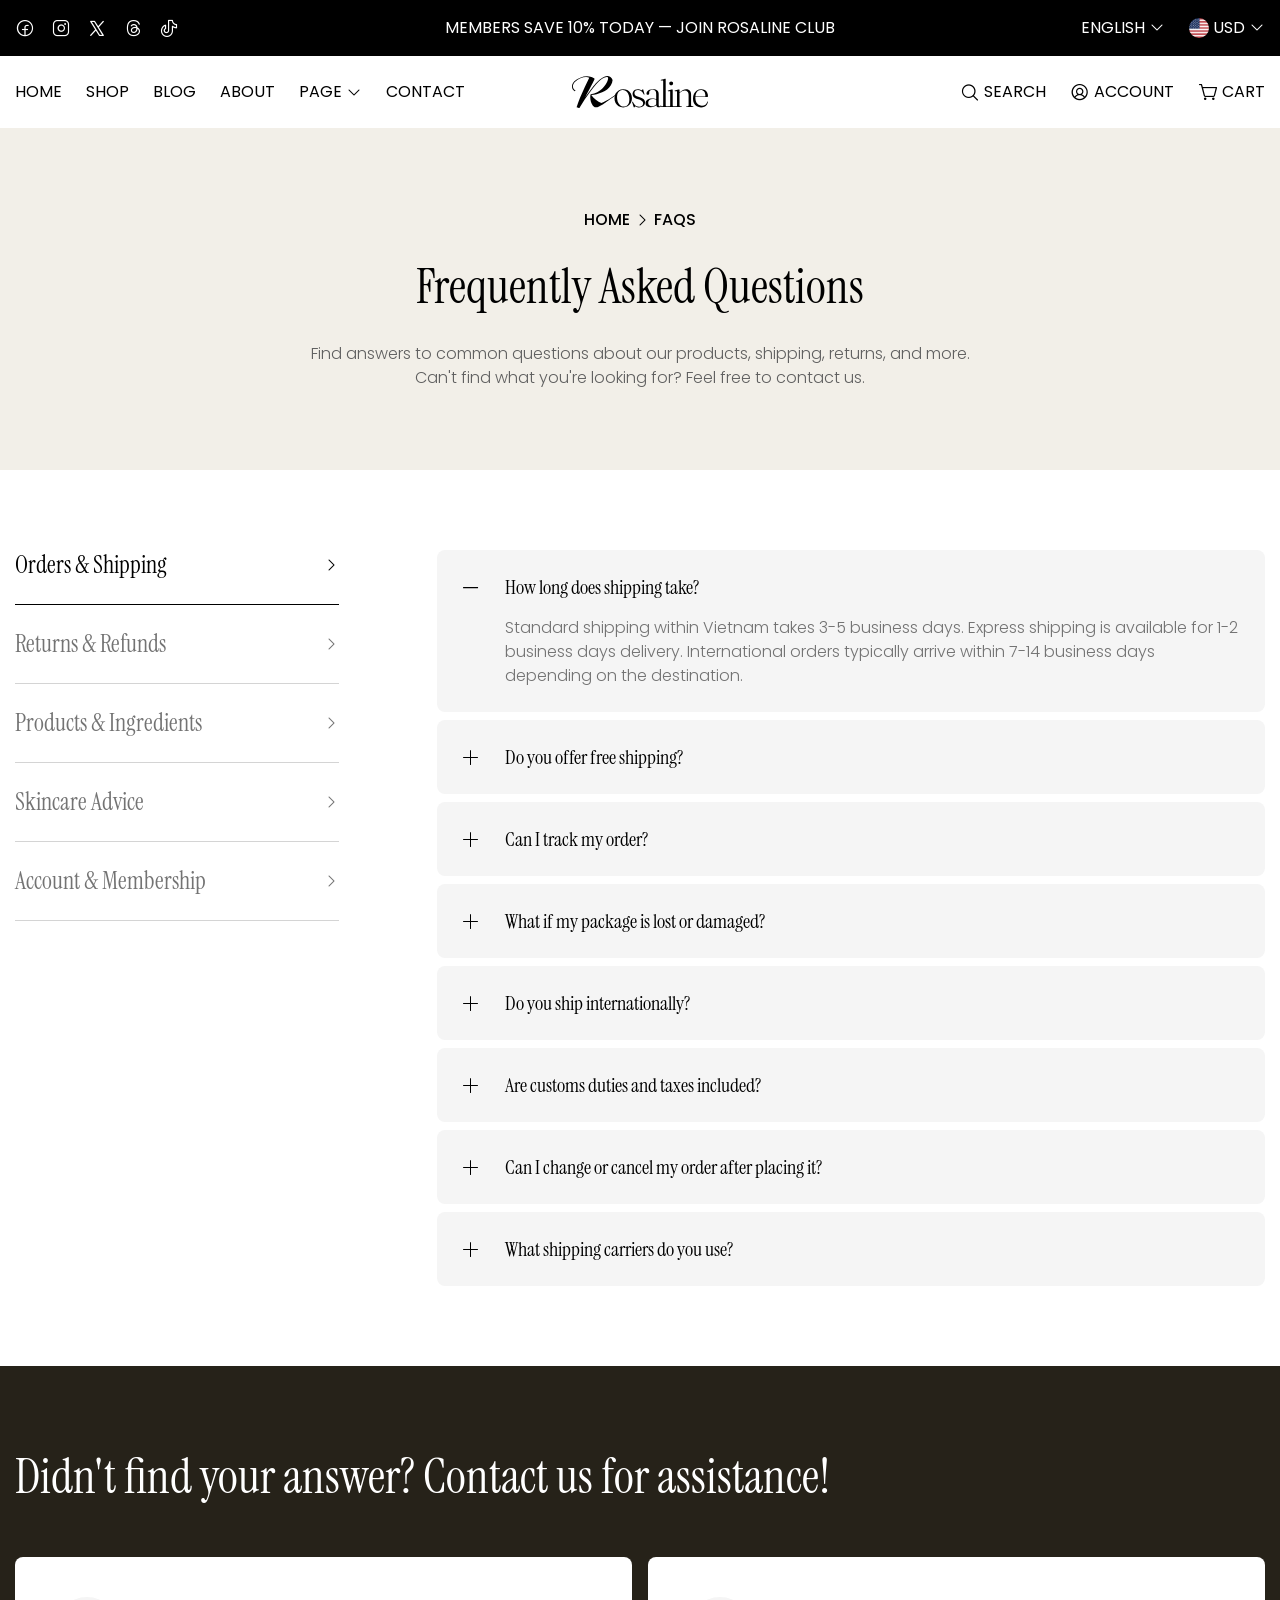
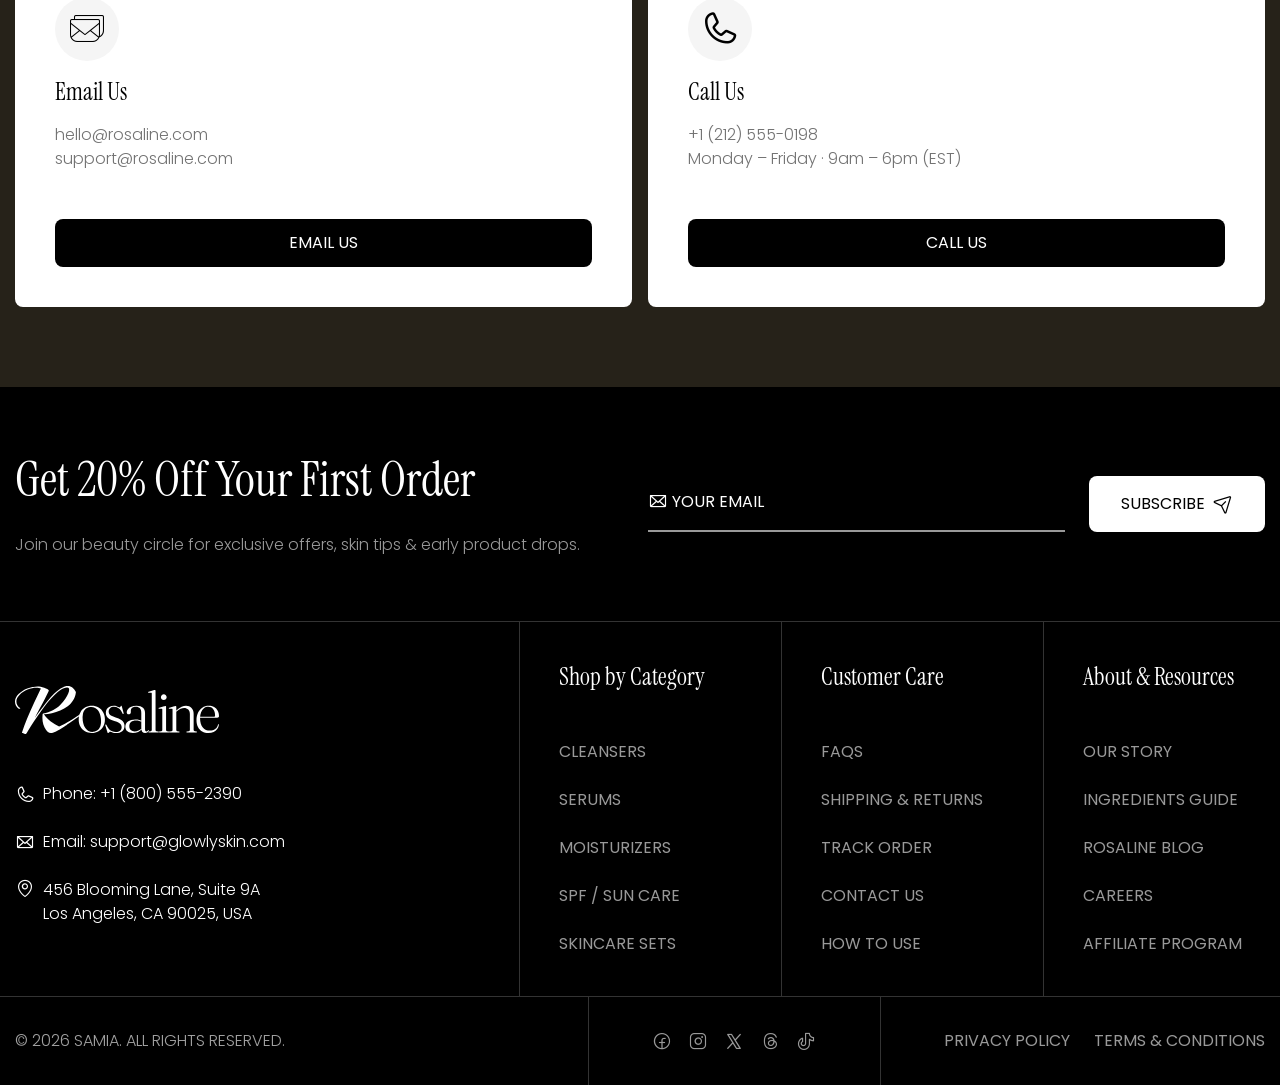
<file: faq.html>
<!DOCTYPE html>

<!--[if IE 8]><html class="ie" xmlns="http://www.w3.org/1999/xhtml" xml:lang="en-US" lang="en-US"> <![endif]-->
<!--[if (gte IE 9)|!(IE)]><!-->
<html xmlns="http://www.w3.org/1999/xhtml" xml:lang="en-US" lang="en-US">
<!--<![endif]-->


<!-- Added by HTTrack --><meta http-equiv="content-type" content="text/html;charset=utf-8" /><!-- /Added by HTTrack -->
<head>
    <meta charset="utf-8">
    <title>Rosaline - Multipurpose eCommerce</title>
    <meta name="author" content="themesflat.com">
    <meta name="viewport" content="width=device-width, initial-scale=1, maximum-scale=1">
    <meta name="description"
        content="Themesflat Rosaline - A modern and elegant Multipurpose eCommerce HTML Template, perfect for online stores selling rings, necklaces, watches, and other accessories. SEO-optimized, fast-loading, and fully customizable.">

    <!-- font -->
    <link rel="stylesheet" href="assets/fonts/fonts.css">
    <link rel="stylesheet" href="assets/icon/icomoon/style.css">
    <!-- css -->
    <link rel="stylesheet" href="assets/css/bootstrap.min.css">
    <link rel="stylesheet" href="assets/css/swiper-bundle.min.css">
    <link rel="stylesheet" href="assets/css/animate.css">
    <link rel="stylesheet" type="text/css" href="assets/css/styles.css">

    <!-- Favicon and Touch Icons  -->
    <link rel="shortcut icon" href="assets/images/logo/favicon.png">
    <link rel="apple-touch-icon-precomposed" href="assets/images/logo/favicon.png">
</head>

<body>
    <!-- Scroll Top -->
    <button id="goTop">
        <span class="border-progress"></span>
        <span class="ic-wrap">
            <span class="icon icon-ArrowCaretUp"></span>
        </span>
    </button>
    <!-- /Scroll Top -->

    <!-- Preload -->
    <div class="preload preload-container" id="preload">
        <div class="preload-logo">
            <div class="spinner"></div>
        </div>
    </div>
    <!-- /Preload -->

    <main id="wrapper">
        <div class="menu-overlay-enabled" id="menu-overlay-enabled"></div>
        <!-- Topbar -->
        <div class="tf-topbar bg-black ssm-d-none">
            <div class="container">
                <div class="row align-items-center">
                    <div class="col-2 d-none d-xl-flex">
                        <div class="topbar-left">
                            <ul class="tf-list gap-16">
                                <li>
                                    <a href="https://www.facebook.com/" target="_blank" class="text-white fs-20 link">
                                        <i class="icon icon-LogoFacebook"></i>
                                    </a>
                                </li>
                                <li>
                                    <a href="https://www.instagram.com/" target="_blank" class="text-white fs-20 link">
                                        <i class="icon icon-LogoInstagram"></i>
                                    </a>
                                </li>
                                <li>
                                    <a href="https://x.com/" target="_blank" class="text-white fs-20 link">
                                        <i class="icon icon-LogoX"></i>
                                    </a>
                                </li>
                                <li>
                                    <a href="https://www.threads.com/" target="_blank" class="text-white fs-20 link">
                                        <i class="icon icon-LogoThread"></i>
                                    </a>
                                </li>
                                <li>
                                    <a href="https://www.tiktok.com/" target="_blank" class="text-white fs-20 link">
                                        <i class="icon icon-LogoTiktok"></i>
                                    </a>
                                </li>
                            </ul>
                        </div>
                    </div>
                    <div class="col-12 col-xl-8">
                        <div dir="ltr" class="swiper tf-swiper swiper-topbar" data-direction="vertical" data-auto="true"
                            data-loop="true" data-speed="1000">
                            <div class="swiper-wrapper">
                                <!-- slide 1 -->
                                <div class="swiper-slide">
                                    <p
                                        class="topbar-center text-white text-uppercase text-center fw-normal text-line-clamp-1">
                                        Free shipping on orders over $49! | Spring Beauty Sale - Up to 30% Off
                                    </p>
                                </div>
                                <!-- slide 2 -->
                                <div class="swiper-slide">
                                    <p
                                        class="topbar-center text-white text-uppercase text-center fw-normal text-line-clamp-1">
                                        Members Save 10% Today — Join Rosaline Club
                                    </p>
                                </div>
                            </div>
                        </div>
                    </div>
                    <div class="col-2 col-2 d-none d-xl-block">
                        <div class="tf-list justify-content-end">
                            <div class="tf-languages">
                                <select class="tf-dropdown-select style-default color-white type-languages">
                                    <option>ENGLISH</option>
                                    <option>VIETNAM</option>
                                    <option>简体中文</option>
                                    <option>اردو</option>
                                </select>
                            </div>
                            <div class="tf-currencies">
                                <select class="tf-dropdown-select style-default color-white type-currencies">
                                    <option selected data-thumbnail="assets/images/country/united-state.png">USD
                                    </option>
                                    <option data-thumbnail="assets/images/country/vietnam.png">VND</option>
                                </select>
                            </div>
                        </div>
                    </div>
                </div>
            </div>
        </div>
        <!-- /Topbar -->
        <!-- Header -->
        <header class="tf-header">
            <div class="header-inner">
                <div class="container">
                    <div class="row align-items-center">
                        <div class="col-4 col-lg-5">
                            <div class="header-left">
                                <div class="box-btn-open-menu d-flex">
                                    <a href="#mobileMenu" data-bs-toggle="offcanvas" class="d-xl-none">
                                        <i class="icon icon-OpenMenu fs-24"></i>
                                    </a>
                                </div>
                                <nav class="box-navigation d-none d-xl-block">
                                    <ul class="box-nav-menu">
                                        <li class="menu-item">
                                            <a href="index.html" class="item-link">
                                                <span class="text">HOME</span>
                                            </a>
                                        </li>
                                        <li class="menu-item">
                                            <a href="shop.html" class="item-link">
                                                <span class="text">SHOP</span>
                                            </a>
                                        </li>
                                        <li class="menu-item">
                                            <a href="blog.html" class="item-link">
                                                <span class="text">BLOG</span>
                                            </a>
                                        </li>
                                        <li class="menu-item">
                                            <a href="about.html" class="item-link">
                                                <span class="text">ABOUT</span>
                                            </a>
                                        </li>
                                        <li class="menu-item position-relative">
                                            <a href="#" class="item-link">
                                                <span class="text">
                                                    PAGE
                                                </span>
                                                <i class="icon icon-ArrowCaretDown"></i>
                                            </a>
                                            <div class="sub-menu sub-menu_v2">
                                                <ul class="sub-menu_list">
                                                    <li>
                                                        <a href="about.html" class="sub-menu_link">
                                                            <span class="text">About</span>
                                                        </a>
                                                    </li>
                                                    <li>
                                                        <a href="store.html" class="sub-menu_link">
                                                            <span class="text">Store</span>
                                                        </a>
                                                    </li>
                                                    <li>
                                                        <a href="cart.html" class="sub-menu_link">
                                                            <span class="text">Cart</span>
                                                        </a>
                                                    </li>
                                                    <li>
                                                        <a href="faq.html" class="sub-menu_link">
                                                            <span class="text">FAQs</span>
                                                        </a>
                                                    </li>
                                                </ul>
                                            </div>
                                        </li>
                                        <li class="menu-item">
                                            <a href="contact.html" class="item-link">
                                                <span class="text">CONTACT</span>
                                            </a>
                                        </li> 
                                    </ul>
                                </nav>
                            </div>
                        </div>
                        <div class="col-4 col-lg-2">
                            <div class="header-center d-flex justify-content-center">
                                <a href="index.html" class="logo-site">
                                    <img loading="lazy" width="136" height="32" src="assets/images/logo/logo.svg"
                                        alt=" Image">
                                </a>
                            </div>
                        </div>
                        <div class="col-4 col-lg-5">
                            <div class="header-right">
                                <ul class="tf-list nav-icon-list justify-content-end">
                                    <li class="ssm-d-none">
                                        <a href="#modalSearch" data-bs-toggle="modal"
                                            class="nav-icon-item fw-normal is-text">
                                            <i class="icon icon-Search"></i>
                                            <span class="lg-d-none">
                                                SEARCH
                                            </span>
                                        </a>
                                    </li>
                                    <li>
                                        <a href="login.html" class="nav-icon-item fw-normal is-text">
                                            <i class="icon icon-UserCircle"></i>
                                            <span class="lg-d-none">
                                                ACCOUNT
                                            </span>
                                        </a>
                                    </li>
                                    <li>
                                        <a href="#shoppingCart" data-bs-toggle="offcanvas"
                                            class="nav-icon-item fw-normal is-text">
                                            <i class="icon icon-ShoppingCart"></i>
                                            <span class="lg-d-none">
                                                CART
                                            </span>
                                        </a>
                                    </li>
                                </ul>
                            </div>
                        </div>
                    </div>
                </div>
            </div>
        </header>
        <!-- /Header -->
        <!-- Page Title -->
        <section class="tf-page-heading flat-spacing">
            <div class="container">
                <div class="content">
                    <ul class="breadcrumb">
                        <li>
                            <a href="index.html" class="link">
                                HOME
                            </a>
                        </li>
                        <li>
                            <i class="icon icon-ArrowCaretRight"></i>
                        </li>
                        <li>
                            FAQS
                        </li>
                    </ul>
                    <h3 class="page-title font-instrument_serif fw-normal">
                        Frequently Asked Questions
                    </h3>
                    <p class="page-desc cl-text-main">
                        Find answers to common questions about our products, shipping, returns, and more.
                        <br class="d-none d-xl-block">
                        Can't find what you're looking for? Feel free to contact us.
                    </p>
                </div>
            </div>
        </section>
        <!-- /Page Title -->
        <!-- FAQ -->
        <div class="flat-spacing ">
            <div class="container">
                <div class="row gy-30">
                    <div class="col-lg-4">
                        <ul class="list-tab-btn-vertical sticky-top" role="tablist">
                            <li class="nav-tab-item" role="presentation">
                                <a href="#faqTab1" data-bs-toggle="tab" class="tf-btn-tab active" role="tab">
                                    <span class="h6 font-instrument_serif">
                                        Orders & Shipping
                                    </span>
                                    <i class="icon icon-ArrowCaretRight"></i>
                                </a>
                            </li>
                            <li class="nav-tab-item" role="presentation">
                                <a href="#faqTab2" data-bs-toggle="tab" class="tf-btn-tab" role="tab">
                                    <span class="h6 font-instrument_serif fw-normal">
                                        Returns & Refunds
                                    </span>
                                    <i class="icon icon-ArrowCaretRight"></i>
                                </a>
                            </li>
                            <li class="nav-tab-item" role="presentation">
                                <a href="#faqTab3" data-bs-toggle="tab" class="tf-btn-tab" role="tab">
                                    <span class="h6 font-instrument_serif fw-normal">
                                        Products & Ingredients
                                    </span>
                                    <i class="icon icon-ArrowCaretRight"></i>
                                </a>
                            </li>
                            <li class="nav-tab-item" role="presentation">
                                <a href="#faqTab4" data-bs-toggle="tab" class="tf-btn-tab" role="tab">
                                    <span class="h6 font-instrument_serif fw-normal">
                                        Skincare Advice
                                    </span>
                                    <i class="icon icon-ArrowCaretRight"></i>
                                </a>
                            </li>
                            <li class="nav-tab-item" role="presentation">
                                <a href="#faqTab5" data-bs-toggle="tab" class="tf-btn-tab" role="tab">
                                    <span class="h6 font-instrument_serif fw-normal">
                                        Account & Membership
                                    </span>
                                    <i class="icon icon-ArrowCaretRight"></i>
                                </a>
                            </li>
                        </ul>
                    </div>
                    <div class="col-lg-8 flat-animate-tab">
                        <div class="tab-content">
                            <div class="tab-pane active show" id="faqTab1" role="tabpanel">
                                <div class="d-grid gap-8" id="faqAccordion">
                                    <div class="accordion-item-2">
                                        <div class="accordion-action h7 font-instrument_serif"
                                            data-bs-target="#faqAccordion-1" data-bs-toggle="collapse"
                                            aria-expanded="true" aria-controls="faqAccordion-1" role="button">
                                            <span class="text">How long does shipping take?</span>
                                            <span class="icon ic-accordion-custom"></span>
                                        </div>
                                        <div id="faqAccordion-1" class="collapse show" data-bs-parent="#faqAccordion">
                                            <div class="accordion-content">
                                                <p class="cl-text-5">
                                                    Standard shipping within Vietnam takes 3-5 business days. Express
                                                    shipping is available for 1-2 business days delivery. International
                                                    orders typically arrive within 7-14 business days depending on the
                                                    destination.
                                                </p>
                                            </div>
                                        </div>
                                    </div>
                                    <div class="accordion-item-2">
                                        <div class="accordion-action h7 font-instrument_serif collapsed"
                                            data-bs-target="#faqAccordion-2" data-bs-toggle="collapse"
                                            aria-expanded="true" aria-controls="faqAccordion-2" role="button">
                                            <span class="text">Do you offer free shipping?</span>
                                            <span class="icon ic-accordion-custom"></span>
                                        </div>
                                        <div id="faqAccordion-2" class="collapse" data-bs-parent="#faqAccordion">
                                            <div class="accordion-content">
                                                <p class="cl-text-5">
                                                    Standard shipping within Vietnam takes 3-5 business days. Express
                                                    shipping is available for 1-2 business days delivery. International
                                                    orders typically arrive within 7-14 business days depending on the
                                                    destination.
                                                </p>
                                            </div>
                                        </div>
                                    </div>
                                    <div class="accordion-item-2">
                                        <div class="accordion-action h7 font-instrument_serif collapsed"
                                            data-bs-target="#faqAccordion-3" data-bs-toggle="collapse"
                                            aria-expanded="true" aria-controls="faqAccordion-3" role="button">
                                            <span class="text">Can I track my order?</span>
                                            <span class="icon ic-accordion-custom"></span>
                                        </div>
                                        <div id="faqAccordion-3" class="collapse" data-bs-parent="#faqAccordion">
                                            <div class="accordion-content">
                                                <p class="cl-text-5">
                                                    Standard shipping within Vietnam takes 3-5 business days. Express
                                                    shipping is available for 1-2 business days delivery. International
                                                    orders typically arrive within 7-14 business days depending on the
                                                    destination.
                                                </p>
                                            </div>
                                        </div>
                                    </div>
                                    <div class="accordion-item-2">
                                        <div class="accordion-action h7 font-instrument_serif collapsed"
                                            data-bs-target="#faqAccordion-4" data-bs-toggle="collapse"
                                            aria-expanded="true" aria-controls="faqAccordion-4" role="button">
                                            <span class="text">What if my package is lost or damaged?</span>
                                            <span class="icon ic-accordion-custom"></span>
                                        </div>
                                        <div id="faqAccordion-4" class="collapse" data-bs-parent="#faqAccordion">
                                            <div class="accordion-content">
                                                <p class="cl-text-5">
                                                    Standard shipping within Vietnam takes 3-5 business days. Express
                                                    shipping is available for 1-2 business days delivery. International
                                                    orders typically arrive within 7-14 business days depending on the
                                                    destination.
                                                </p>
                                            </div>
                                        </div>
                                    </div>
                                    <div class="accordion-item-2">
                                        <div class="accordion-action h7 font-instrument_serif collapsed"
                                            data-bs-target="#faqAccordion-5" data-bs-toggle="collapse"
                                            aria-expanded="true" aria-controls="faqAccordion-5" role="button">
                                            <span class="text">Do you ship internationally?</span>
                                            <span class="icon ic-accordion-custom"></span>
                                        </div>
                                        <div id="faqAccordion-5" class="collapse" data-bs-parent="#faqAccordion">
                                            <div class="accordion-content">
                                                <p class="cl-text-5">
                                                    Standard shipping within Vietnam takes 3-5 business days. Express
                                                    shipping is available for 1-2 business days delivery. International
                                                    orders typically arrive within 7-14 business days depending on the
                                                    destination.
                                                </p>
                                            </div>
                                        </div>
                                    </div>
                                    <div class="accordion-item-2">
                                        <div class="accordion-action h7 font-instrument_serif collapsed"
                                            data-bs-target="#faqAccordion-6" data-bs-toggle="collapse"
                                            aria-expanded="true" aria-controls="faqAccordion-6" role="button">
                                            <span class="text">Are customs duties and taxes included?</span>
                                            <span class="icon ic-accordion-custom"></span>
                                        </div>
                                        <div id="faqAccordion-6" class="collapse" data-bs-parent="#faqAccordion">
                                            <div class="accordion-content">
                                                <p class="cl-text-5">
                                                    Standard shipping within Vietnam takes 3-5 business days. Express
                                                    shipping is available for 1-2 business days delivery. International
                                                    orders typically arrive within 7-14 business days depending on the
                                                    destination.
                                                </p>
                                            </div>
                                        </div>
                                    </div>
                                    <div class="accordion-item-2">
                                        <div class="accordion-action h7 font-instrument_serif collapsed"
                                            data-bs-target="#faqAccordion-7" data-bs-toggle="collapse"
                                            aria-expanded="true" aria-controls="faqAccordion-7" role="button">
                                            <span class="text">Can I change or cancel my order after placing it?</span>
                                            <span class="icon ic-accordion-custom"></span>
                                        </div>
                                        <div id="faqAccordion-7" class="collapse" data-bs-parent="#faqAccordion">
                                            <div class="accordion-content">
                                                <p class="cl-text-5">
                                                    Standard shipping within Vietnam takes 3-5 business days. Express
                                                    shipping is available for 1-2 business days delivery. International
                                                    orders typically arrive within 7-14 business days depending on the
                                                    destination.
                                                </p>
                                            </div>
                                        </div>
                                    </div>
                                    <div class="accordion-item-2">
                                        <div class="accordion-action h7 font-instrument_serif collapsed"
                                            data-bs-target="#faqAccordion-8" data-bs-toggle="collapse"
                                            aria-expanded="true" aria-controls="faqAccordion-8" role="button">
                                            <span class="text">What shipping carriers do you use?</span>
                                            <span class="icon ic-accordion-custom"></span>
                                        </div>
                                        <div id="faqAccordion-8" class="collapse" data-bs-parent="#faqAccordion">
                                            <div class="accordion-content">
                                                <p class="cl-text-5">
                                                    Standard shipping within Vietnam takes 3-5 business days. Express
                                                    shipping is available for 1-2 business days delivery. International
                                                    orders typically arrive within 7-14 business days depending on the
                                                    destination.
                                                </p>
                                            </div>
                                        </div>
                                    </div>
                                </div>
                            </div>
                            <div class="tab-pane" id="faqTab2" role="tabpanel">
                                <div class="d-grid gap-8" id="faqAccordion_2">
                                    <div class="accordion-item-2">
                                        <div class="accordion-action h7 font-instrument_serif"
                                            data-bs-target="#faqAccordion_2-1" data-bs-toggle="collapse"
                                            aria-expanded="true" aria-controls="faqAccordion_2-1" role="button">
                                            <span class="text">How long does shipping take?</span>
                                            <span class="icon ic-accordion-custom"></span>
                                        </div>
                                        <div id="faqAccordion_2-1" class="collapse show"
                                            data-bs-parent="#faqAccordion_2">
                                            <div class="accordion-content">
                                                <p class="cl-text-5">
                                                    Standard shipping within Vietnam takes 3-5 business days. Express
                                                    shipping is available for 1-2 business days delivery. International
                                                    orders typically arrive within 7-14 business days depending on the
                                                    destination.
                                                </p>
                                            </div>
                                        </div>
                                    </div>
                                    <div class="accordion-item-2">
                                        <div class="accordion-action h7 font-instrument_serif collapsed"
                                            data-bs-target="#faqAccordion_2-2" data-bs-toggle="collapse"
                                            aria-expanded="true" aria-controls="faqAccordion_2-2" role="button">
                                            <span class="text">Do you offer free shipping?</span>
                                            <span class="icon ic-accordion-custom"></span>
                                        </div>
                                        <div id="faqAccordion_2-2" class="collapse" data-bs-parent="#faqAccordion_2">
                                            <div class="accordion-content">
                                                <p class="cl-text-5">
                                                    Standard shipping within Vietnam takes 3-5 business days. Express
                                                    shipping is available for 1-2 business days delivery. International
                                                    orders typically arrive within 7-14 business days depending on the
                                                    destination.
                                                </p>
                                            </div>
                                        </div>
                                    </div>
                                    <div class="accordion-item-2">
                                        <div class="accordion-action h7 font-instrument_serif collapsed"
                                            data-bs-target="#faqAccordion_2-3" data-bs-toggle="collapse"
                                            aria-expanded="true" aria-controls="faqAccordion_2-3" role="button">
                                            <span class="text">Can I track my order?</span>
                                            <span class="icon ic-accordion-custom"></span>
                                        </div>
                                        <div id="faqAccordion_2-3" class="collapse" data-bs-parent="#faqAccordion_2">
                                            <div class="accordion-content">
                                                <p class="cl-text-5">
                                                    Standard shipping within Vietnam takes 3-5 business days. Express
                                                    shipping is available for 1-2 business days delivery. International
                                                    orders typically arrive within 7-14 business days depending on the
                                                    destination.
                                                </p>
                                            </div>
                                        </div>
                                    </div>
                                    <div class="accordion-item-2">
                                        <div class="accordion-action h7 font-instrument_serif collapsed"
                                            data-bs-target="#faqAccordion_2-4" data-bs-toggle="collapse"
                                            aria-expanded="true" aria-controls="faqAccordion_2-4" role="button">
                                            <span class="text">What if my package is lost or damaged?</span>
                                            <span class="icon ic-accordion-custom"></span>
                                        </div>
                                        <div id="faqAccordion_2-4" class="collapse" data-bs-parent="#faqAccordion_2">
                                            <div class="accordion-content">
                                                <p class="cl-text-5">
                                                    Standard shipping within Vietnam takes 3-5 business days. Express
                                                    shipping is available for 1-2 business days delivery. International
                                                    orders typically arrive within 7-14 business days depending on the
                                                    destination.
                                                </p>
                                            </div>
                                        </div>
                                    </div>
                                    <div class="accordion-item-2">
                                        <div class="accordion-action h7 font-instrument_serif collapsed"
                                            data-bs-target="#faqAccordion_2-5" data-bs-toggle="collapse"
                                            aria-expanded="true" aria-controls="faqAccordion_2-5" role="button">
                                            <span class="text">Do you ship internationally?</span>
                                            <span class="icon ic-accordion-custom"></span>
                                        </div>
                                        <div id="faqAccordion_2-5" class="collapse" data-bs-parent="#faqAccordion_2">
                                            <div class="accordion-content">
                                                <p class="cl-text-5">
                                                    Standard shipping within Vietnam takes 3-5 business days. Express
                                                    shipping is available for 1-2 business days delivery. International
                                                    orders typically arrive within 7-14 business days depending on the
                                                    destination.
                                                </p>
                                            </div>
                                        </div>
                                    </div>
                                    <div class="accordion-item-2">
                                        <div class="accordion-action h7 font-instrument_serif collapsed"
                                            data-bs-target="#faqAccordion_2-6" data-bs-toggle="collapse"
                                            aria-expanded="true" aria-controls="faqAccordion_2-6" role="button">
                                            <span class="text">Are customs duties and taxes included?</span>
                                            <span class="icon ic-accordion-custom"></span>
                                        </div>
                                        <div id="faqAccordion_2-6" class="collapse" data-bs-parent="#faqAccordion_2">
                                            <div class="accordion-content">
                                                <p class="cl-text-5">
                                                    Standard shipping within Vietnam takes 3-5 business days. Express
                                                    shipping is available for 1-2 business days delivery. International
                                                    orders typically arrive within 7-14 business days depending on the
                                                    destination.
                                                </p>
                                            </div>
                                        </div>
                                    </div>
                                    <div class="accordion-item-2">
                                        <div class="accordion-action h7 font-instrument_serif collapsed"
                                            data-bs-target="#faqAccordion_2-7" data-bs-toggle="collapse"
                                            aria-expanded="true" aria-controls="faqAccordion_2-7" role="button">
                                            <span class="text">Can I change or cancel my order after placing it?</span>
                                            <span class="icon ic-accordion-custom"></span>
                                        </div>
                                        <div id="faqAccordion_2-7" class="collapse" data-bs-parent="#faqAccordion_2">
                                            <div class="accordion-content">
                                                <p class="cl-text-5">
                                                    Standard shipping within Vietnam takes 3-5 business days. Express
                                                    shipping is available for 1-2 business days delivery. International
                                                    orders typically arrive within 7-14 business days depending on the
                                                    destination.
                                                </p>
                                            </div>
                                        </div>
                                    </div>
                                    <div class="accordion-item-2">
                                        <div class="accordion-action h7 font-instrument_serif collapsed"
                                            data-bs-target="#faqAccordion_2-8" data-bs-toggle="collapse"
                                            aria-expanded="true" aria-controls="faqAccordion_2-8" role="button">
                                            <span class="text">What shipping carriers do you use?</span>
                                            <span class="icon ic-accordion-custom"></span>
                                        </div>
                                        <div id="faqAccordion_2-8" class="collapse" data-bs-parent="#faqAccordion">
                                            <div class="accordion-content">
                                                <p class="cl-text-5">
                                                    Standard shipping within Vietnam takes 3-5 business days. Express
                                                    shipping is available for 1-2 business days delivery. International
                                                    orders typically arrive within 7-14 business days depending on the
                                                    destination.
                                                </p>
                                            </div>
                                        </div>
                                    </div>
                                </div>
                            </div>
                            <div class="tab-pane" id="faqTab3" role="tabpanel">
                                <div class="d-grid gap-8" id="faqAccordion_3">
                                    <div class="accordion-item-2">
                                        <div class="accordion-action h7 font-instrument_serif"
                                            data-bs-target="#faqAccordion_3-1" data-bs-toggle="collapse"
                                            aria-expanded="true" aria-controls="faqAccordion_3-1" role="button">
                                            <span class="text">How long does shipping take?</span>
                                            <span class="icon ic-accordion-custom"></span>
                                        </div>
                                        <div id="faqAccordion_3-1" class="collapse show"
                                            data-bs-parent="#faqAccordion_3">
                                            <div class="accordion-content">
                                                <p class="cl-text-5">
                                                    Standard shipping within Vietnam takes 3-5 business days. Express
                                                    shipping is available for 1-2 business days delivery. International
                                                    orders typically arrive within 7-14 business days depending on the
                                                    destination.
                                                </p>
                                            </div>
                                        </div>
                                    </div>
                                    <div class="accordion-item-2">
                                        <div class="accordion-action h7 font-instrument_serif collapsed"
                                            data-bs-target="#faqAccordion_3-2" data-bs-toggle="collapse"
                                            aria-expanded="true" aria-controls="faqAccordion_3-2" role="button">
                                            <span class="text">Do you offer free shipping?</span>
                                            <span class="icon ic-accordion-custom"></span>
                                        </div>
                                        <div id="faqAccordion_3-2" class="collapse" data-bs-parent="#faqAccordion_3">
                                            <div class="accordion-content">
                                                <p class="cl-text-5">
                                                    Standard shipping within Vietnam takes 3-5 business days. Express
                                                    shipping is available for 1-2 business days delivery. International
                                                    orders typically arrive within 7-14 business days depending on the
                                                    destination.
                                                </p>
                                            </div>
                                        </div>
                                    </div>
                                    <div class="accordion-item-2">
                                        <div class="accordion-action h7 font-instrument_serif collapsed"
                                            data-bs-target="#faqAccordion_3-3" data-bs-toggle="collapse"
                                            aria-expanded="true" aria-controls="faqAccordion_3-3" role="button">
                                            <span class="text">Can I track my order?</span>
                                            <span class="icon ic-accordion-custom"></span>
                                        </div>
                                        <div id="faqAccordion_3-3" class="collapse" data-bs-parent="#faqAccordion_3">
                                            <div class="accordion-content">
                                                <p class="cl-text-5">
                                                    Standard shipping within Vietnam takes 3-5 business days. Express
                                                    shipping is available for 1-2 business days delivery. International
                                                    orders typically arrive within 7-14 business days depending on the
                                                    destination.
                                                </p>
                                            </div>
                                        </div>
                                    </div>
                                    <div class="accordion-item-2">
                                        <div class="accordion-action h7 font-instrument_serif collapsed"
                                            data-bs-target="#faqAccordion_3-4" data-bs-toggle="collapse"
                                            aria-expanded="true" aria-controls="faqAccordion_3-4" role="button">
                                            <span class="text">What if my package is lost or damaged?</span>
                                            <span class="icon ic-accordion-custom"></span>
                                        </div>
                                        <div id="faqAccordion_3-4" class="collapse" data-bs-parent="#faqAccordion_3">
                                            <div class="accordion-content">
                                                <p class="cl-text-5">
                                                    Standard shipping within Vietnam takes 3-5 business days. Express
                                                    shipping is available for 1-2 business days delivery. International
                                                    orders typically arrive within 7-14 business days depending on the
                                                    destination.
                                                </p>
                                            </div>
                                        </div>
                                    </div>
                                    <div class="accordion-item-2">
                                        <div class="accordion-action h7 font-instrument_serif collapsed"
                                            data-bs-target="#faqAccordion_3-5" data-bs-toggle="collapse"
                                            aria-expanded="true" aria-controls="faqAccordion_3-5" role="button">
                                            <span class="text">Do you ship internationally?</span>
                                            <span class="icon ic-accordion-custom"></span>
                                        </div>
                                        <div id="faqAccordion_3-5" class="collapse" data-bs-parent="#faqAccordion_3">
                                            <div class="accordion-content">
                                                <p class="cl-text-5">
                                                    Standard shipping within Vietnam takes 3-5 business days. Express
                                                    shipping is available for 1-2 business days delivery. International
                                                    orders typically arrive within 7-14 business days depending on the
                                                    destination.
                                                </p>
                                            </div>
                                        </div>
                                    </div>
                                    <div class="accordion-item-2">
                                        <div class="accordion-action h7 font-instrument_serif collapsed"
                                            data-bs-target="#faqAccordion_3-6" data-bs-toggle="collapse"
                                            aria-expanded="true" aria-controls="faqAccordion_3-6" role="button">
                                            <span class="text">Are customs duties and taxes included?</span>
                                            <span class="icon ic-accordion-custom"></span>
                                        </div>
                                        <div id="faqAccordion_3-6" class="collapse" data-bs-parent="#faqAccordion_3">
                                            <div class="accordion-content">
                                                <p class="cl-text-5">
                                                    Standard shipping within Vietnam takes 3-5 business days. Express
                                                    shipping is available for 1-2 business days delivery. International
                                                    orders typically arrive within 7-14 business days depending on the
                                                    destination.
                                                </p>
                                            </div>
                                        </div>
                                    </div>
                                    <div class="accordion-item-2">
                                        <div class="accordion-action h7 font-instrument_serif collapsed"
                                            data-bs-target="#faqAccordion_3-7" data-bs-toggle="collapse"
                                            aria-expanded="true" aria-controls="faqAccordion_3-7" role="button">
                                            <span class="text">Can I change or cancel my order after placing it?</span>
                                            <span class="icon ic-accordion-custom"></span>
                                        </div>
                                        <div id="faqAccordion_3-7" class="collapse" data-bs-parent="#faqAccordion_3">
                                            <div class="accordion-content">
                                                <p class="cl-text-5">
                                                    Standard shipping within Vietnam takes 3-5 business days. Express
                                                    shipping is available for 1-2 business days delivery. International
                                                    orders typically arrive within 7-14 business days depending on the
                                                    destination.
                                                </p>
                                            </div>
                                        </div>
                                    </div>
                                    <div class="accordion-item-2">
                                        <div class="accordion-action h7 font-instrument_serif collapsed"
                                            data-bs-target="#faqAccordion_3-8" data-bs-toggle="collapse"
                                            aria-expanded="true" aria-controls="faqAccordion_3-8" role="button">
                                            <span class="text">What shipping carriers do you use?</span>
                                            <span class="icon ic-accordion-custom"></span>
                                        </div>
                                        <div id="faqAccordion_3-8" class="collapse" data-bs-parent="#faqAccordion_3">
                                            <div class="accordion-content">
                                                <p class="cl-text-5">
                                                    Standard shipping within Vietnam takes 3-5 business days. Express
                                                    shipping is available for 1-2 business days delivery. International
                                                    orders typically arrive within 7-14 business days depending on the
                                                    destination.
                                                </p>
                                            </div>
                                        </div>
                                    </div>
                                </div>
                            </div>
                            <div class="tab-pane" id="faqTab4" role="tabpanel">
                                <div class="d-grid gap-8" id="faqAccordion_4">
                                    <div class="accordion-item-2">
                                        <div class="accordion-action h7 font-instrument_serif"
                                            data-bs-target="#faqAccordion_4-1" data-bs-toggle="collapse"
                                            aria-expanded="true" aria-controls="faqAccordion_4-1" role="button">
                                            <span class="text">How long does shipping take?</span>
                                            <span class="icon ic-accordion-custom"></span>
                                        </div>
                                        <div id="faqAccordion_4-1" class="collapse show"
                                            data-bs-parent="#faqAccordion_4">
                                            <div class="accordion-content">
                                                <p class="cl-text-5">
                                                    Standard shipping within Vietnam takes 3-5 business days. Express
                                                    shipping is available for 1-2 business days delivery. International
                                                    orders typically arrive within 7-14 business days depending on the
                                                    destination.
                                                </p>
                                            </div>
                                        </div>
                                    </div>
                                    <div class="accordion-item-2">
                                        <div class="accordion-action h7 font-instrument_serif collapsed"
                                            data-bs-target="#faqAccordion_4-2" data-bs-toggle="collapse"
                                            aria-expanded="true" aria-controls="faqAccordion_4-2" role="button">
                                            <span class="text">Do you offer free shipping?</span>
                                            <span class="icon ic-accordion-custom"></span>
                                        </div>
                                        <div id="faqAccordion_4-2" class="collapse" data-bs-parent="#faqAccordion_4">
                                            <div class="accordion-content">
                                                <p class="cl-text-5">
                                                    Standard shipping within Vietnam takes 3-5 business days. Express
                                                    shipping is available for 1-2 business days delivery. International
                                                    orders typically arrive within 7-14 business days depending on the
                                                    destination.
                                                </p>
                                            </div>
                                        </div>
                                    </div>
                                    <div class="accordion-item-2">
                                        <div class="accordion-action h7 font-instrument_serif collapsed"
                                            data-bs-target="#faqAccordion_4-3" data-bs-toggle="collapse"
                                            aria-expanded="true" aria-controls="faqAccordion_4-3" role="button">
                                            <span class="text">Can I track my order?</span>
                                            <span class="icon ic-accordion-custom"></span>
                                        </div>
                                        <div id="faqAccordion_4-3" class="collapse" data-bs-parent="#faqAccordion_4">
                                            <div class="accordion-content">
                                                <p class="cl-text-5">
                                                    Standard shipping within Vietnam takes 3-5 business days. Express
                                                    shipping is available for 1-2 business days delivery. International
                                                    orders typically arrive within 7-14 business days depending on the
                                                    destination.
                                                </p>
                                            </div>
                                        </div>
                                    </div>
                                    <div class="accordion-item-2">
                                        <div class="accordion-action h7 font-instrument_serif collapsed"
                                            data-bs-target="#faqAccordion_4-4" data-bs-toggle="collapse"
                                            aria-expanded="true" aria-controls="faqAccordion_4-4" role="button">
                                            <span class="text">What if my package is lost or damaged?</span>
                                            <span class="icon ic-accordion-custom"></span>
                                        </div>
                                        <div id="faqAccordion_4-4" class="collapse" data-bs-parent="#faqAccordion_4">
                                            <div class="accordion-content">
                                                <p class="cl-text-5">
                                                    Standard shipping within Vietnam takes 3-5 business days. Express
                                                    shipping is available for 1-2 business days delivery. International
                                                    orders typically arrive within 7-14 business days depending on the
                                                    destination.
                                                </p>
                                            </div>
                                        </div>
                                    </div>
                                    <div class="accordion-item-2">
                                        <div class="accordion-action h7 font-instrument_serif collapsed"
                                            data-bs-target="#faqAccordion_4-5" data-bs-toggle="collapse"
                                            aria-expanded="true" aria-controls="faqAccordion_4-5" role="button">
                                            <span class="text">Do you ship internationally?</span>
                                            <span class="icon ic-accordion-custom"></span>
                                        </div>
                                        <div id="faqAccordion_4-5" class="collapse" data-bs-parent="#faqAccordion_4">
                                            <div class="accordion-content">
                                                <p class="cl-text-5">
                                                    Standard shipping within Vietnam takes 3-5 business days. Express
                                                    shipping is available for 1-2 business days delivery. International
                                                    orders typically arrive within 7-14 business days depending on the
                                                    destination.
                                                </p>
                                            </div>
                                        </div>
                                    </div>
                                    <div class="accordion-item-2">
                                        <div class="accordion-action h7 font-instrument_serif collapsed"
                                            data-bs-target="#faqAccordion_4-6" data-bs-toggle="collapse"
                                            aria-expanded="true" aria-controls="faqAccordion_4-6" role="button">
                                            <span class="text">Are customs duties and taxes included?</span>
                                            <span class="icon ic-accordion-custom"></span>
                                        </div>
                                        <div id="faqAccordion_4-6" class="collapse" data-bs-parent="#faqAccordion_4">
                                            <div class="accordion-content">
                                                <p class="cl-text-5">
                                                    Standard shipping within Vietnam takes 3-5 business days. Express
                                                    shipping is available for 1-2 business days delivery. International
                                                    orders typically arrive within 7-14 business days depending on the
                                                    destination.
                                                </p>
                                            </div>
                                        </div>
                                    </div>
                                    <div class="accordion-item-2">
                                        <div class="accordion-action h7 font-instrument_serif collapsed"
                                            data-bs-target="#faqAccordion_4-7" data-bs-toggle="collapse"
                                            aria-expanded="true" aria-controls="faqAccordion_4-7" role="button">
                                            <span class="text">Can I change or cancel my order after placing it?</span>
                                            <span class="icon ic-accordion-custom"></span>
                                        </div>
                                        <div id="faqAccordion_4-7" class="collapse" data-bs-parent="#faqAccordion_4">
                                            <div class="accordion-content">
                                                <p class="cl-text-5">
                                                    Standard shipping within Vietnam takes 3-5 business days. Express
                                                    shipping is available for 1-2 business days delivery. International
                                                    orders typically arrive within 7-14 business days depending on the
                                                    destination.
                                                </p>
                                            </div>
                                        </div>
                                    </div>
                                    <div class="accordion-item-2">
                                        <div class="accordion-action h7 font-instrument_serif collapsed"
                                            data-bs-target="#faqAccordion_4-8" data-bs-toggle="collapse"
                                            aria-expanded="true" aria-controls="faqAccordion_4-8" role="button">
                                            <span class="text">What shipping carriers do you use?</span>
                                            <span class="icon ic-accordion-custom"></span>
                                        </div>
                                        <div id="faqAccordion_4-8" class="collapse" data-bs-parent="#faqAccordion_4">
                                            <div class="accordion-content">
                                                <p class="cl-text-5">
                                                    Standard shipping within Vietnam takes 3-5 business days. Express
                                                    shipping is available for 1-2 business days delivery. International
                                                    orders typically arrive within 7-14 business days depending on the
                                                    destination.
                                                </p>
                                            </div>
                                        </div>
                                    </div>
                                </div>
                            </div>
                            <div class="tab-pane" id="faqTab5" role="tabpanel">
                                <div class="d-grid gap-8" id="faqAccordion_5">
                                    <div class="accordion-item-2">
                                        <div class="accordion-action h7 font-instrument_serif"
                                            data-bs-target="#faqAccordion_5-1" data-bs-toggle="collapse"
                                            aria-expanded="true" aria-controls="faqAccordion_5-1" role="button">
                                            <span class="text">How long does shipping take?</span>
                                            <span class="icon ic-accordion-custom"></span>
                                        </div>
                                        <div id="faqAccordion_5-1" class="collapse show"
                                            data-bs-parent="#faqAccordion_5">
                                            <div class="accordion-content">
                                                <p class="cl-text-5">
                                                    Standard shipping within Vietnam takes 3-5 business days. Express
                                                    shipping is available for 1-2 business days delivery. International
                                                    orders typically arrive within 7-14 business days depending on the
                                                    destination.
                                                </p>
                                            </div>
                                        </div>
                                    </div>
                                    <div class="accordion-item-2">
                                        <div class="accordion-action h7 font-instrument_serif collapsed"
                                            data-bs-target="#faqAccordion_5-2" data-bs-toggle="collapse"
                                            aria-expanded="true" aria-controls="faqAccordion_5-2" role="button">
                                            <span class="text">Do you offer free shipping?</span>
                                            <span class="icon ic-accordion-custom"></span>
                                        </div>
                                        <div id="faqAccordion_5-2" class="collapse" data-bs-parent="#faqAccordion_5">
                                            <div class="accordion-content">
                                                <p class="cl-text-5">
                                                    Standard shipping within Vietnam takes 3-5 business days. Express
                                                    shipping is available for 1-2 business days delivery. International
                                                    orders typically arrive within 7-14 business days depending on the
                                                    destination.
                                                </p>
                                            </div>
                                        </div>
                                    </div>
                                    <div class="accordion-item-2">
                                        <div class="accordion-action h7 font-instrument_serif collapsed"
                                            data-bs-target="#faqAccordion_5-3" data-bs-toggle="collapse"
                                            aria-expanded="true" aria-controls="faqAccordion_5-3" role="button">
                                            <span class="text">Can I track my order?</span>
                                            <span class="icon ic-accordion-custom"></span>
                                        </div>
                                        <div id="faqAccordion_5-3" class="collapse" data-bs-parent="#faqAccordion_5">
                                            <div class="accordion-content">
                                                <p class="cl-text-5">
                                                    Standard shipping within Vietnam takes 3-5 business days. Express
                                                    shipping is available for 1-2 business days delivery. International
                                                    orders typically arrive within 7-14 business days depending on the
                                                    destination.
                                                </p>
                                            </div>
                                        </div>
                                    </div>
                                    <div class="accordion-item-2">
                                        <div class="accordion-action h7 font-instrument_serif collapsed"
                                            data-bs-target="#faqAccordion_5-4" data-bs-toggle="collapse"
                                            aria-expanded="true" aria-controls="faqAccordion_5-4" role="button">
                                            <span class="text">What if my package is lost or damaged?</span>
                                            <span class="icon ic-accordion-custom"></span>
                                        </div>
                                        <div id="faqAccordion_5-4" class="collapse" data-bs-parent="#faqAccordion_5">
                                            <div class="accordion-content">
                                                <p class="cl-text-5">
                                                    Standard shipping within Vietnam takes 3-5 business days. Express
                                                    shipping is available for 1-2 business days delivery. International
                                                    orders typically arrive within 7-14 business days depending on the
                                                    destination.
                                                </p>
                                            </div>
                                        </div>
                                    </div>
                                    <div class="accordion-item-2">
                                        <div class="accordion-action h7 font-instrument_serif collapsed"
                                            data-bs-target="#faqAccordion_5-5" data-bs-toggle="collapse"
                                            aria-expanded="true" aria-controls="faqAccordion_5-5" role="button">
                                            <span class="text">Do you ship internationally?</span>
                                            <span class="icon ic-accordion-custom"></span>
                                        </div>
                                        <div id="faqAccordion_5-5" class="collapse" data-bs-parent="#faqAccordion_5">
                                            <div class="accordion-content">
                                                <p class="cl-text-5">
                                                    Standard shipping within Vietnam takes 3-5 business days. Express
                                                    shipping is available for 1-2 business days delivery. International
                                                    orders typically arrive within 7-14 business days depending on the
                                                    destination.
                                                </p>
                                            </div>
                                        </div>
                                    </div>
                                    <div class="accordion-item-2">
                                        <div class="accordion-action h7 font-instrument_serif collapsed"
                                            data-bs-target="#faqAccordion_5-6" data-bs-toggle="collapse"
                                            aria-expanded="true" aria-controls="faqAccordion_5-6" role="button">
                                            <span class="text">Are customs duties and taxes included?</span>
                                            <span class="icon ic-accordion-custom"></span>
                                        </div>
                                        <div id="faqAccordion_5-6" class="collapse" data-bs-parent="#faqAccordion_5">
                                            <div class="accordion-content">
                                                <p class="cl-text-5">
                                                    Standard shipping within Vietnam takes 3-5 business days. Express
                                                    shipping is available for 1-2 business days delivery. International
                                                    orders typically arrive within 7-14 business days depending on the
                                                    destination.
                                                </p>
                                            </div>
                                        </div>
                                    </div>
                                    <div class="accordion-item-2">
                                        <div class="accordion-action h7 font-instrument_serif collapsed"
                                            data-bs-target="#faqAccordion_5-7" data-bs-toggle="collapse"
                                            aria-expanded="true" aria-controls="faqAccordion_5-7" role="button">
                                            <span class="text">Can I change or cancel my order after placing it?</span>
                                            <span class="icon ic-accordion-custom"></span>
                                        </div>
                                        <div id="faqAccordion_5-7" class="collapse" data-bs-parent="#faqAccordion_5">
                                            <div class="accordion-content">
                                                <p class="cl-text-5">
                                                    Standard shipping within Vietnam takes 3-5 business days. Express
                                                    shipping is available for 1-2 business days delivery. International
                                                    orders typically arrive within 7-14 business days depending on the
                                                    destination.
                                                </p>
                                            </div>
                                        </div>
                                    </div>
                                    <div class="accordion-item-2">
                                        <div class="accordion-action h7 font-instrument_serif collapsed"
                                            data-bs-target="#faqAccordion_5-8" data-bs-toggle="collapse"
                                            aria-expanded="true" aria-controls="faqAccordion_5-8" role="button">
                                            <span class="text">What shipping carriers do you use?</span>
                                            <span class="icon ic-accordion-custom"></span>
                                        </div>
                                        <div id="faqAccordion_5-8" class="collapse" data-bs-parent="#faqAccordion_5">
                                            <div class="accordion-content">
                                                <p class="cl-text-5">
                                                    Standard shipping within Vietnam takes 3-5 business days. Express
                                                    shipping is available for 1-2 business days delivery. International
                                                    orders typically arrive within 7-14 business days depending on the
                                                    destination.
                                                </p>
                                            </div>
                                        </div>
                                    </div>
                                </div>
                            </div>
                        </div>
                    </div>
                </div>
            </div>
        </div>
        <!-- /FAQ -->
        <!-- Assistance -->
        <div class="flat-spacing bg-main-4">
            <div class="container">
                <div class="sect-heading-v2 space-1 start">
                    <h3 class="s-title font-instrument_serif text-white">
                        Didn't find your answer? Contact us for assistance!
                    </h3>
                </div>
                <div class="tf-grid-layout sm-col-2 gap-16">
                    <div class="wg-assistance">
                        <span class="ic-wrap">
                            <i class="icon icon-DoubleMail"></i>
                        </span>
                        <p class="assistance-title h6 font-instrument_serif">
                            Email Us
                        </p>
                        <p class="assistance-desc cl-text-5">
                            hello@rosaline.com <br>
                            support@rosaline.com
                        </p>
                        <a href="contact.html" class="tf-btn type-2">
                            Email us
                        </a>
                    </div>
                    <div class="wg-assistance">
                        <span class="ic-wrap">
                            <i class="icon icon-Phone"></i>
                        </span>
                        <p class="assistance-title h6 font-instrument_serif">
                            Call Us
                        </p>
                        <p class="assistance-desc cl-text-5">
                            +1 (212) 555-0198 <br>
                            Monday – Friday · 9am – 6pm (EST)
                        </p>
                        <a href="contact.html" class="tf-btn type-2">
                            call us
                        </a>
                    </div>
                </div>
            </div>
        </div>
        <!-- /Assistance -->
        <!-- Footer -->
        <footer class="tf-footer footer-v1 bg-black">
            <div class="footer-top">
                <div class="container">
                    <div class="row align-items-center gy-30">
                        <div class="col-lg-6">
                            <div class="ft-title text-white text-display-1 font-instrument_serif mb-24">
                                Get 20% Off Your First Order
                            </div>
                            <p class="ft-desc cl-text-2">
                                Join our beauty circle for exclusive offers, skin tips & early product drops.
                            </p>
                        </div>
                        <div class="col-lg-6">
                            <form action="https://tfrosaline.vercel.app/contact.html" class="form-subcribe">
                                <fieldset>
                                    <i class="icon icon-Envelope fs-20 text-white"></i>
                                    <input type="email" placeholder="YOUR EMAIL" required>
                                </fieldset>
                                <button type="submit" class="btn-action tf-btn btn-white">
                                    SUBSCRIBE
                                    <i class="icon icon-Send"></i>
                                </button>
                            </form>
                        </div>
                    </div>
                </div>
            </div>
            <div class="br-line bg-line-3"></div>
            <div class="footer-inner">
                <div class="container">
                    <div class="footer-inner_wrap">
                        <div class="ft-contact me-lg-auto">
                            <a href="index.html" class="logo-site">
                                <img loading="lazy" width="204" height="48" src="assets/images/logo/logo-white.svg"
                                    alt="Logo">
                            </a>
                            <ul class="tf-list vertical">
                                <li>
                                    <i class="icon icon-Phone fs-20 text-white"></i>
                                    <a href="tel:+18005552390" class="text-white">
                                        Phone: +1 (800) 555-2390
                                    </a>
                                </li>
                                <li>
                                    <i class="icon icon-Envelope fs-20 text-white"></i>
                                    <a href="mailto:support@glowlyskin.com" class="text-white">
                                        Email: support@glowlyskin.com
                                    </a>
                                </li>
                                <li class="align-items-start">
                                    <i class="icon icon-DotLocation fs-20 text-white"></i>
                                    <a href="https://www.google.com/maps?q=456+Blooming+Lane,+Suite+9A+Los+Angeles,+CA+90025,+USA"
                                        target="_blank" class="text-white">
                                        456 Blooming Lane, Suite 9A <br class="d-none d-md-block">
                                        Los Angeles, CA 90025, USA
                                    </a>
                                </li>
                            </ul>
                        </div>
                        <div class="br-line"></div>
                        <div class="footer-col-block footer-wrap-1">
                            <p class="footer-heading footer-heading-mobile h6 font-instrument_serif text-white">
                                Shop by Category
                            </p>
                            <div class="tf-collapse-content">
                                <ul class="footer-menu-list">
                                    <li>
                                        <a href="shop-default.html"
                                            class="fw-normal cl-text-2 link-white text-uppercase">
                                            Cleansers
                                        </a>
                                    </li>
                                    <li>
                                        <a href="shop-default.html"
                                            class="fw-normal cl-text-2 link-white text-uppercase">
                                            Serums
                                        </a>
                                    </li>
                                    <li>
                                        <a href="shop-default.html"
                                            class="fw-normal cl-text-2 link-white text-uppercase">
                                            Moisturizers
                                        </a>
                                    </li>
                                    <li>
                                        <a href="shop-default.html"
                                            class="fw-normal cl-text-2 link-white text-uppercase">
                                            SPF / Sun Care
                                        </a>
                                    </li>
                                    <li>
                                        <a href="shop-default.html"
                                            class="fw-normal cl-text-2 link-white text-uppercase">
                                            Skincare Sets
                                        </a>
                                    </li>
                                </ul>
                            </div>
                        </div>
                        <div class="br-line exception"></div>
                        <div class="footer-col-block footer-wrap-2 lg-pe-none">
                            <p class="footer-heading footer-heading-mobile h6 font-instrument_serif text-white">
                                Customer Care
                            </p>
                            <div class="tf-collapse-content">
                                <ul class="footer-menu-list">
                                    <li>
                                        <a href="faq.html" class="fw-normal cl-text-2 link-white text-uppercase">
                                            FAQs
                                        </a>
                                    </li>
                                    <li>
                                        <a href="term-of-service.html"
                                            class="fw-normal cl-text-2 link-white text-uppercase">
                                            Shipping & Returns
                                        </a>
                                    </li>
                                    <li>
                                        <a href="contact.html" class="fw-normal cl-text-2 link-white text-uppercase">
                                            Track Order
                                        </a>
                                    </li>
                                    <li>
                                        <a href="contact.html" class="fw-normal cl-text-2 link-white text-uppercase">
                                            Contact Us
                                        </a>
                                    </li>
                                    <li>
                                        <a href="contact.html" class="fw-normal cl-text-2 link-white text-uppercase">
                                            How to Use
                                        </a>
                                    </li>
                                </ul>
                            </div>
                        </div>
                        <div class="br-line"></div>
                        <div class="footer-col-block footer-wrap-3">
                            <p class="footer-heading footer-heading-mobile h6 font-instrument_serif text-white">
                                About & Resources
                            </p>
                            <div class="tf-collapse-content">
                                <ul class="footer-menu-list">
                                    <li>
                                        <a href="our-store.html" class="fw-normal cl-text-2 link-white text-uppercase">
                                            Our Story
                                        </a>
                                    </li>
                                    <li>
                                        <a href="term-of-service.html"
                                            class="fw-normal cl-text-2 link-white text-uppercase">
                                            Ingredients Guide
                                        </a>
                                    </li>
                                    <li>
                                        <a href="blog-grid.html" class="fw-normal cl-text-2 link-white text-uppercase">
                                            Rosaline Blog
                                        </a>
                                    </li>
                                    <li>
                                        <a href="term-of-service.html"
                                            class="fw-normal cl-text-2 link-white text-uppercase">
                                            Careers
                                        </a>
                                    </li>
                                    <li>
                                        <a href="term-of-service.html"
                                            class="fw-normal cl-text-2 link-white text-uppercase">
                                            Affiliate Program
                                        </a>
                                    </li>
                                </ul>
                            </div>
                        </div>
                    </div>
                </div>
            </div>
            <div class="br-line bg-line-3"></div>
            <div class="footer-bottom">
                <div class="container">
                    <div class="footer-bottom_wrap">
                        <div class="ft-text-nocopy cl-text-6 me-auto">
                            © 2026 SAMIA. ALL RIGHTS RESERVED.
                        </div>
                        <div class="br-line type-vertical lg-d-none"></div>
                        <ul class="tf-list gap-16">
                            <li>
                                <a href="https://www.facebook.com/" target="_blank" class="cl-text-2 link-white fs-20">
                                    <i class="icon icon-LogoFacebook"></i>
                                </a>
                            </li>
                            <li>
                                <a href="https://www.instagram.com/" target="_blank" class="cl-text-2 link-white fs-20">
                                    <i class="icon icon-LogoInstagram"></i>
                                </a>
                            </li>
                            <li>
                                <a href="https://x.com/" target="_blank" class="cl-text-2 link-white fs-20">
                                    <i class="icon icon-LogoX"></i>
                                </a>
                            </li>
                            <li>
                                <a href="https://www.threads.com/" target="_blank" class="cl-text-2 link-white fs-20">
                                    <i class="icon icon-LogoThread"></i>
                                </a>
                            </li>
                            <li>
                                <a href="https://www.tiktok.com/" target="_blank" class="cl-text-2 link-white fs-20">
                                    <i class="icon icon-LogoTiktok"></i>
                                </a>
                            </li>
                        </ul>
                        <div class="br-line type-vertical lg-d-none"></div>
                        <ul class="tf-list justify-content-end">
                            <li>
                                <a href="privacy-policy.html" class="fw-normal cl-text-2 link-white text-uppercase">
                                    Privacy Policy
                                </a>
                            </li>
                            <li>
                                <a href="term-of-service.html" class="fw-normal cl-text-2 link-white text-uppercase">
                                    Terms & Conditions
                                </a>
                            </li>
                        </ul>
                    </div>
                </div>
            </div>
        </footer>
        <!-- /Footer -->
        <!-- <div class="" style="height: 100px;"></div> -->
    </main>
    <!-- Mobile Menu -->
    <div class="offcanvas offcanvas-start canvas-mb" id="mobileMenu">
        <div class="canvas-header">
            <span class="flex-1 d-flex">
                <i class="icon icon-Close link-rotate fs-20" data-bs-dismiss="offcanvas"></i>
            </span>
            <a href="index.html" class="logo-site">
                <img loading="lazy" width="102" height="24" src="assets/images/logo/logo.svg" alt="Image">
            </a>
            <ul class="tf-list nav-icon-list justify-content-end flex-1">
                <li data-bs-dismiss="offcanvas">
                    <a href="#modalSearch" data-bs-toggle="modal" class="nav-icon-item fw-normal">
                        <i class="icon icon-Search"></i>
                    </a>
                </li>
                <li>
                    <a href="#shoppingCart" data-bs-toggle="offcanvas" class="nav-icon-item fw-normal">
                        <i class="icon icon-ShoppingCart"></i>
                        <span class="number-order text-body-s">
                            (03)
                        </span>
                    </a>
                </li>
            </ul>
        </div>
        <div class="br-line bg-line-5"></div>
        <div class="canvas-body">
            <div class="mb-content-top">
                <ul class="nav-ul-mb-2" id="wrapper-menu-navigation-v2"></ul>
            </div>
            <div class="group-action">
                <a href="login.html" class="tf-btn style-2 type-4 w-100">
                    Sign In
                </a>
                <a href="register.html" class="btn-action_create tf-btn-line">
                    <span class="fw-normal text-uppercase">
                        Create an account
                    </span>
                </a>
            </div>
        </div>
        <div class="br-line bg-line-5"></div>
        <div class="canvas-footer">
            <ul class="tf-list gap-12">
                <li>
                    <a href="https://www.facebook.com/" target="_blank" class="link fs-20">
                        <i class="icon icon-LogoFacebook"></i>
                    </a>
                </li>
                <li>
                    <a href="https://www.instagram.com/" target="_blank" class="link fs-20">
                        <i class="icon icon-LogoInstagram"></i>
                    </a>
                </li>
                <li>
                    <a href="https://x.com/" target="_blank" class="link fs-20">
                        <i class="icon icon-LogoX"></i>
                    </a>
                </li>
                <li>
                    <a href="https://www.threads.com/" target="_blank" class="link fs-20">
                        <i class="icon icon-LogoThread"></i>
                    </a>
                </li>
                <li>
                    <a href="https://www.tiktok.com/" target="_blank" class="link fs-20">
                        <i class="icon icon-LogoTiktok"></i>
                    </a>
                </li>
            </ul>
            <div class="tf-list justify-content-end gap-16 group-curency-language">
                <div class="tf-languages text-body-s">
                    <select class="tf-dropdown-select style-default type-languages">
                        <option>ENGLISH</option>
                        <option>VIETNAM</option>
                        <option>简体中文</option>
                        <option>اردو</option>
                    </select>
                </div>
                <div class="tf-currencies text-body-s">
                    <select class="tf-dropdown-select style-default type-currencies">
                        <option selected data-thumbnail="assets/images/country/united-state.png">USD
                        </option>
                        <option data-thumbnail="assets/images/country/vietnam.png">VND</option>
                    </select>
                </div>
            </div>
        </div>
    </div>
    <!-- /Mobile Menu -->
    <!-- Demo -->
    <div class="modal fade modal-demo" id="modalDemo">
        <div class="modal-dialog modal-dialog-centered">
            <div class="modal-content">
                <span class="icon-Close btn-close-popup fs-24" data-bs-dismiss="modal"></span>
                <div class="mega-menu">
                    <div class="row-demo">
                        <div class="demo-item">
                            <a href="index.html" class="demo-img">
                                <img loading="lazy" width="252" height="277" src="assets/images/demo/home-1.jpg"
                                    alt="Image">
                            </a>
                            <div class="bottom">
                                <a href="index.html" class="demo-name link">
                                    Main Page
                                    <span class="demo-label type-new">New</span>
                                </a>
                                <a href="index.html" class="btn-icon">
                                    <i class="icon icon-ArrowRight"></i>
                                </a>
                            </div>
                        </div>
                        <div class="demo-item">
                            <a href="home-classic-beauty.html" class="demo-img">
                                <img loading="lazy" width="252" height="277" src="assets/images/demo/home-2.jpg"
                                    alt="Image">
                            </a>
                            <div class="bottom">
                                <a href="home-classic-beauty.html" class="demo-name link">
                                    Classic Beauty
                                    <span class="demo-label type-loved">Most Loved</span>
                                </a>
                                <a href="home-classic-beauty.html" class="btn-icon">
                                    <i class="icon icon-ArrowRight"></i>
                                </a>
                            </div>
                        </div>
                        <div class="demo-item">
                            <a href="home-organic-essence.html" class="demo-img">
                                <img loading="lazy" width="252" height="277" src="assets/images/demo/home-3.jpg"
                                    alt="Image">
                            </a>
                            <div class="bottom">
                                <a href="home-organic-essence.html" class="demo-name link">
                                    Organic Essence
                                    <span class="demo-label type-new">New</span>
                                </a>
                                <a href="home-organic-essence.html" class="btn-icon">
                                    <i class="icon icon-ArrowRight"></i>
                                </a>
                            </div>
                        </div>
                        <div class="demo-item">
                            <a href="home-minimal-glow.html" class="demo-img">
                                <img loading="lazy" width="252" height="277" src="assets/images/demo/home-4.jpg"
                                    alt="Image">
                            </a>
                            <div class="bottom">
                                <a href="home-minimal-glow.html" class="demo-name link">
                                    Minimal Rosaline
                                    <span class="demo-label type-trend">Trend</span>
                                </a>
                                <a href="home-minimal-glow.html" class="btn-icon">
                                    <i class="icon icon-ArrowRight"></i>
                                </a>
                            </div>
                        </div>
                        <div class="demo-item">
                            <a href="home-bold-modern.html" class="demo-img">
                                <img loading="lazy" width="252" height="277" src="assets/images/demo/home-5.jpg"
                                    alt="Image">
                            </a>
                            <div class="bottom">
                                <a href="home-bold-modern.html" class="demo-name link">
                                    Bold & Modern
                                    <span class="demo-label type-new">New</span>
                                </a>
                                <a href="home-bold-modern.html" class="btn-icon">
                                    <i class="icon icon-ArrowRight"></i>
                                </a>
                            </div>
                        </div>
                        <div class="demo-item">
                            <a href="home-luxury-spa.html" class="demo-img">
                                <img loading="lazy" width="252" height="277" src="assets/images/demo/home-6.jpg"
                                    alt="Image">
                            </a>
                            <div class="bottom">
                                <a href="home-luxury-spa.html" class="demo-name link">
                                    Luxury Spa
                                    <span class="demo-label type-new">New</span>
                                </a>
                                <a href="home-luxury-spa.html" class="btn-icon">
                                    <i class="icon icon-ArrowRight"></i>
                                </a>
                            </div>
                        </div>
                        <div class="demo-item">
                            <a href="home-menopause-skincare.html" class="demo-img">
                                <img loading="lazy" width="252" height="277" src="assets/images/demo/home-7.jpg"
                                    alt="Image">
                            </a>
                            <div class="bottom">
                                <a href="home-menopause-skincare.html" class="demo-name link">
                                    Menopause Skincare
                                </a>
                                <a href="home-menopause-skincare.html" class="btn-icon">
                                    <i class="icon icon-ArrowRight"></i>
                                </a>
                            </div>
                        </div>
                        <div class="demo-item">
                            <a href="home-men-skincare.html" class="demo-img">
                                <img loading="lazy" width="252" height="277" src="assets/images/demo/home-8.jpg"
                                    alt="Image">
                            </a>
                            <div class="bottom">
                                <a href="home-men-skincare.html" class="demo-name link">
                                    Men Skincare
                                    <span class="demo-label type-trend">Trend</span>
                                </a>
                                <a href="home-men-skincare.html" class="btn-icon">
                                    <i class="icon icon-ArrowRight"></i>
                                </a>
                            </div>
                        </div>
                        <div class="demo-item soon">
                            <a href="home-men-skincare.html" class="demo-img">
                                <img loading="lazy" width="252" height="277" src="assets/images/demo/home-8.jpg"
                                    alt="Image">
                            </a>
                            <div class="bottom">
                                <a href="home-men-skincare.html" class="demo-name link">
                                    Coming
                                    <span class="demo-label type-soon">Coming Soon</span>
                                </a>
                                <a href="home-men-skincare.html" class="btn-icon">
                                    <i class="icon icon-ArrowRight"></i>
                                </a>
                            </div>
                        </div>
                        <div class="demo-item soon">
                            <a href="home-men-skincare.html" class="demo-img">
                                <img loading="lazy" width="252" height="277" src="assets/images/demo/home-8.jpg"
                                    alt="Image">
                            </a>
                            <div class="bottom">
                                <a href="home-men-skincare.html" class="demo-name link">
                                    Coming
                                    <span class="demo-label type-soon">Coming Soon</span>
                                </a>
                                <a href="home-men-skincare.html" class="btn-icon">
                                    <i class="icon icon-ArrowRight"></i>
                                </a>
                            </div>
                        </div>
                    </div>
                </div>
            </div>
        </div>
    </div>
    <!-- /Demo -->

    <!-- Search -->
    <div class="modal fade modal-search" id="modalSearch">
        <div class="modal-dialog modal-fullscreen">
            <div class="modal-content">
                <div class="ctn-wrap">
                    <div class="container">
                        <form action="#" class="form-search-prd">
                            <button type="submit" class="btn-action_search link">
                                <i class="icon icon-Search"></i>
                            </button>
                            <fieldset>
                                <input type="text" placeholder="Search product" required>
                            </fieldset>
                            <i class="icon icon-Close btn-close-popup fs-20" data-bs-dismiss="modal"></i>
                        </form>
                        <div class="pupular-search">
                            <span class="cl-text-5">
                                Popular Searches:
                            </span>
                            <div class="list-search">
                                <a href="shop-default.html" class="fw-normal link-underline">
                                    SkinEra
                                </a>
                                <a href="shop-default.html" class="fw-normal link-underline">
                                    Cleansers
                                </a>
                                <a href="shop-default.html" class="fw-normal link-underline">
                                    Acne & Blemishes
                                </a>
                            </div>
                        </div>
                        <div class="row gy-30">
                            <div class="col-md-2">
                                <div class="col-suggestion">
                                    <p class="text-body-l fw-normal mb-24">
                                        Suggestions
                                    </p>
                                    <div class="tf-list d-md-grid gap-16 flex-wrap">
                                        <a href="shop-default.html" class="fw-normal link-underline">cleanser</a>
                                        <a href="shop-default.html" class="fw-normal link-underline">face cleanser</a>
                                        <a href="shop-default.html" class="fw-normal link-underline">facial cleanser</a>
                                        <a href="shop-default.html" class="fw-normal link-underline">gentle cleanser</a>
                                        <a href="shop-default.html" class="fw-normal link-underline">foam cleanser</a>
                                    </div>
                                </div>
                            </div>
                            <div class="col-md-10">
                                <div class="tf-btn-swiper-main">
                                    <div class="d-flex align-items-center justify-content-between mb-24">
                                        <p class="text-body-l fw-normal">
                                            Products
                                        </p>
                                        <div class="d-flex align-items-center gap-8">
                                            <div class="tf-sw-nav_icon fs-20 nav-prev-swiper">
                                                <i class="icon icon-ArrowCaretLeft"></i>
                                            </div>
                                            <div class="thumbs-pagination">
                                            </div>
                                            <div class="tf-sw-nav_icon fs-20 nav-next-swiper">
                                                <i class="icon icon-ArrowCaretRight"></i>
                                            </div>
                                        </div>
                                    </div>
                                    <div dir="ltr" class="swiper tf-swiper swiper-type-number" data-laptop="5"
                                        data-preview="4" data-tablet="3" data-mobile-sm="3" data-mobile="2"
                                        data-space-lg="16" data-space-md="16" data-space="10" data-pagination="2"
                                        data-pagination-sm="3" data-pagination-md="3" data-pagination-lg="4">
                                        <div class="swiper-wrapper">
                                            <!-- slide 1 -->
                                            <div class="swiper-slide">
                                                <div class="card-product">
                                                    <div class="card-product_wrapper">
                                                        <a href="product-detail.html" class="product-img">
                                                            <img class="img-product" loading="lazy" width="348"
                                                                height="420" src="assets/images/product/product-14.jpg"
                                                                alt="Product">
                                                        </a>
                                                        <ul class="product-action_list">
                                                            <li>
                                                                <a href="#modalQuickView" data-bs-toggle="modal"
                                                                    class="hover-tooltip tooltip-left box-icon">
                                                                    <span class="icon icon-EyeOpen"></span>
                                                                    <span class="tooltip">Quick
                                                                        view</span>
                                                                </a>
                                                            </li>
                                                            <li class="wishlist">
                                                                <a href="#;"
                                                                    class="hover-tooltip tooltip-left box-icon">
                                                                    <span class="icon icon-Hearth"></span>
                                                                    <span class="tooltip">Add
                                                                        to Wishlist</span>
                                                                </a>
                                                            </li>
                                                            <li class="compare">
                                                                <a href="#compare" data-bs-toggle="offcanvas"
                                                                    class="hover-tooltip tooltip-left box-icon">
                                                                    <span class="icon icon-Compare"></span>
                                                                    <span class="tooltip">Compare</span>
                                                                </a>
                                                            </li>
                                                        </ul>
                                                        <div class="product-action_bot">
                                                            <a href="#shoppingCart" data-bs-toggle="offcanvas"
                                                                class="tf-btn hv-black btn-white type-2 w-100">
                                                                Add to cart
                                                                <i class="icon icon-ShoppingCart"></i>
                                                            </a>
                                                        </div>
                                                    </div>
                                                    <div class="card-product_info">
                                                        <div class="product-info__rate">
                                                            <div class="star-wrap fs-12">
                                                                <i class="icon icon-Star"></i>
                                                                <i class="icon icon-Star"></i>
                                                                <i class="icon icon-Star"></i>
                                                                <i class="icon icon-Star"></i>
                                                                <i class="icon icon-Star"></i>
                                                            </div>
                                                            <span class="rate-number text-body-xs">
                                                                5.0
                                                            </span>
                                                        </div>
                                                        <a href="product-detail.html"
                                                            class="name-product fw-normal link-underline">
                                                            Deep Pore Cleanser
                                                        </a>
                                                        <div class="price-wrap">
                                                            <span class="price-new fw-normal">$22.00</span>
                                                        </div>
                                                    </div>
                                                </div>
                                            </div>
                                            <!-- slide 2 -->
                                            <div class="swiper-slide">
                                                <div class="card-product">
                                                    <div class="card-product_wrapper">
                                                        <a href="product-detail.html" class="product-img">
                                                            <img class="img-product" loading="lazy" width="348"
                                                                height="420" src="assets/images/product/product-16.jpg"
                                                                alt="Product">
                                                        </a>
                                                        <ul class="product-action_list">
                                                            <li data-bs-dismiss="offcanvas">
                                                                <a href="#modalQuickView" data-bs-toggle="modal"
                                                                    class="hover-tooltip tooltip-left box-icon">
                                                                    <span class="icon icon-EyeOpen"></span>
                                                                    <span class="tooltip">Quick
                                                                        view</span>
                                                                </a>
                                                            </li>
                                                            <li class="wishlist">
                                                                <a href="#;"
                                                                    class="hover-tooltip tooltip-left box-icon">
                                                                    <span class="icon icon-Hearth"></span>
                                                                    <span class="tooltip">Add
                                                                        to Wishlist</span>
                                                                </a>
                                                            </li>
                                                            <li class="compare">
                                                                <a href="#compare" data-bs-toggle="offcanvas"
                                                                    class="hover-tooltip tooltip-left box-icon">
                                                                    <span class="icon icon-Compare"></span>
                                                                    <span class="tooltip">Compare</span>
                                                                </a>
                                                            </li>
                                                        </ul>
                                                        <div class="product-action_bot">
                                                            <a href="#shoppingCart" data-bs-toggle="offcanvas"
                                                                class="tf-btn hv-black btn-white type-2 w-100">
                                                                Add to cart
                                                                <i class="icon icon-ShoppingCart"></i>
                                                            </a>
                                                        </div>
                                                    </div>
                                                    <div class="card-product_info">
                                                        <div class="product-info__rate">
                                                            <div class="star-wrap fs-12">
                                                                <i class="icon icon-Star"></i>
                                                                <i class="icon icon-Star"></i>
                                                                <i class="icon icon-Star"></i>
                                                                <i class="icon icon-Star"></i>
                                                                <i class="icon icon-Star"></i>
                                                            </div>
                                                            <span class="rate-number text-body-xs">
                                                                5.0
                                                            </span>
                                                        </div>
                                                        <a href="product-detail.html"
                                                            class="name-product fw-normal link-underline">
                                                            Gentle Foam Cleanser
                                                        </a>
                                                        <div class="price-wrap">
                                                            <span class="price-new fw-normal">$17.00</span>
                                                        </div>
                                                    </div>
                                                </div>
                                            </div>
                                            <!-- slide 3 -->
                                            <div class="swiper-slide">
                                                <div class="card-product">
                                                    <div class="card-product_wrapper">
                                                        <a href="product-detail.html" class="product-img">
                                                            <img class="img-product" loading="lazy" width="348"
                                                                height="420" src="assets/images/product/product-17.jpg"
                                                                alt="Product">
                                                        </a>
                                                        <ul class="product-action_list">
                                                            <li data-bs-dismiss="offcanvas">
                                                                <a href="#modalQuickView" data-bs-toggle="modal"
                                                                    class="hover-tooltip tooltip-left box-icon">
                                                                    <span class="icon icon-EyeOpen"></span>
                                                                    <span class="tooltip">Quick
                                                                        view</span>
                                                                </a>
                                                            </li>
                                                            <li class="wishlist">
                                                                <a href="#;"
                                                                    class="hover-tooltip tooltip-left box-icon">
                                                                    <span class="icon icon-Hearth"></span>
                                                                    <span class="tooltip">Add
                                                                        to Wishlist</span>
                                                                </a>
                                                            </li>
                                                            <li class="compare">
                                                                <a href="#compare" data-bs-toggle="offcanvas"
                                                                    class="hover-tooltip tooltip-left box-icon">
                                                                    <span class="icon icon-Compare"></span>
                                                                    <span class="tooltip">Compare</span>
                                                                </a>
                                                            </li>
                                                        </ul>
                                                        <div class="product-action_bot">
                                                            <a href="#shoppingCart" data-bs-toggle="offcanvas"
                                                                class="tf-btn hv-black btn-white type-2 w-100">
                                                                Add to cart
                                                                <i class="icon icon-ShoppingCart"></i>
                                                            </a>
                                                        </div>
                                                    </div>
                                                    <div class="card-product_info">
                                                        <div class="product-info__rate">
                                                            <div class="star-wrap fs-12">
                                                                <i class="icon icon-Star"></i>
                                                                <i class="icon icon-Star"></i>
                                                                <i class="icon icon-Star"></i>
                                                                <i class="icon icon-Star"></i>
                                                                <i class="icon icon-Star"></i>
                                                            </div>
                                                            <span class="rate-number text-body-xs">
                                                                5.0
                                                            </span>
                                                        </div>
                                                        <a href="product-detail.html"
                                                            class="name-product fw-normal link-underline">
                                                            Cylindrical Toner
                                                        </a>
                                                        <div class="price-wrap">
                                                            <span class="price-new fw-normal">$32.00</span>
                                                        </div>
                                                    </div>
                                                </div>
                                            </div>
                                            <!-- slide 4 -->
                                            <div class="swiper-slide">
                                                <div class="card-product">
                                                    <div class="card-product_wrapper">
                                                        <a href="product-detail.html" class="product-img">
                                                            <img class="img-product" loading="lazy" width="348"
                                                                height="420" src="assets/images/product/product-18.jpg"
                                                                alt="Product">
                                                        </a>
                                                        <ul class="product-action_list">
                                                            <li data-bs-dismiss="offcanvas">
                                                                <a href="#modalQuickView" data-bs-toggle="modal"
                                                                    class="hover-tooltip tooltip-left box-icon">
                                                                    <span class="icon icon-EyeOpen"></span>
                                                                    <span class="tooltip">Quick
                                                                        view</span>
                                                                </a>
                                                            </li>
                                                            <li class="wishlist">
                                                                <a href="#;"
                                                                    class="hover-tooltip tooltip-left box-icon">
                                                                    <span class="icon icon-Hearth"></span>
                                                                    <span class="tooltip">Add
                                                                        to Wishlist</span>
                                                                </a>
                                                            </li>
                                                            <li class="compare">
                                                                <a href="#compare" data-bs-toggle="offcanvas"
                                                                    class="hover-tooltip tooltip-left box-icon">
                                                                    <span class="icon icon-Compare"></span>
                                                                    <span class="tooltip">Compare</span>
                                                                </a>
                                                            </li>
                                                        </ul>
                                                        <div class="product-action_bot">
                                                            <a href="#shoppingCart" data-bs-toggle="offcanvas"
                                                                class="tf-btn hv-black btn-white type-2 w-100">
                                                                Add to cart
                                                                <i class="icon icon-ShoppingCart"></i>
                                                            </a>
                                                        </div>
                                                    </div>
                                                    <div class="card-product_info">
                                                        <div class="product-info__rate">
                                                            <div class="star-wrap fs-12">
                                                                <i class="icon icon-Star"></i>
                                                                <i class="icon icon-Star"></i>
                                                                <i class="icon icon-Star"></i>
                                                                <i class="icon icon-Star"></i>
                                                                <i class="icon icon-Star"></i>
                                                            </div>
                                                            <span class="rate-number text-body-xs">
                                                                5.0
                                                            </span>
                                                        </div>
                                                        <a href="product-detail.html"
                                                            class="name-product fw-normal link-underline">
                                                            Kjaer Touch Concealer
                                                        </a>
                                                        <div class="price-wrap">
                                                            <span class="price-new fw-normal">$51.00</span>
                                                        </div>
                                                    </div>
                                                </div>
                                            </div>
                                            <!-- slide 5 -->
                                            <div class="swiper-slide">
                                                <div class="card-product">
                                                    <div class="card-product_wrapper">
                                                        <a href="product-detail.html" class="product-img">
                                                            <img class="img-product" loading="lazy" width="348"
                                                                height="420" src="assets/images/product/product-19.jpg"
                                                                alt="Product">
                                                        </a>
                                                        <ul class="product-action_list">
                                                            <li data-bs-dismiss="offcanvas">
                                                                <a href="#modalQuickView" data-bs-toggle="modal"
                                                                    class="hover-tooltip tooltip-left box-icon">
                                                                    <span class="icon icon-EyeOpen"></span>
                                                                    <span class="tooltip">Quick
                                                                        view</span>
                                                                </a>
                                                            </li>
                                                            <li class="wishlist">
                                                                <a href="#;"
                                                                    class="hover-tooltip tooltip-left box-icon">
                                                                    <span class="icon icon-Hearth"></span>
                                                                    <span class="tooltip">Add
                                                                        to Wishlist</span>
                                                                </a>
                                                            </li>
                                                            <li class="compare">
                                                                <a href="#compare" data-bs-toggle="offcanvas"
                                                                    class="hover-tooltip tooltip-left box-icon">
                                                                    <span class="icon icon-Compare"></span>
                                                                    <span class="tooltip">Compare</span>
                                                                </a>
                                                            </li>
                                                        </ul>
                                                        <div class="product-action_bot">
                                                            <a href="#shoppingCart" data-bs-toggle="offcanvas"
                                                                class="tf-btn hv-black btn-white type-2 w-100">
                                                                Add to cart
                                                                <i class="icon icon-ShoppingCart"></i>
                                                            </a>
                                                        </div>
                                                    </div>
                                                    <div class="card-product_info">
                                                        <div class="product-info__rate">
                                                            <div class="star-wrap fs-12">
                                                                <i class="icon icon-Star"></i>
                                                                <i class="icon icon-Star"></i>
                                                                <i class="icon icon-Star"></i>
                                                                <i class="icon icon-Star"></i>
                                                                <i class="icon icon-Star"></i>
                                                            </div>
                                                            <span class="rate-number text-body-xs">
                                                                5.0
                                                            </span>
                                                        </div>
                                                        <a href="product-detail.html"
                                                            class="name-product fw-normal link-underline">
                                                            Mesoestetic Cosmelan
                                                        </a>
                                                        <div class="price-wrap">
                                                            <span class="price-new fw-normal">$34.00</span>
                                                        </div>
                                                    </div>
                                                </div>
                                            </div>
                                            <!-- slide 6 -->
                                            <div class="swiper-slide">
                                                <div class="card-product">
                                                    <div class="card-product_wrapper">
                                                        <a href="product-detail.html" class="product-img">
                                                            <img class="img-product" loading="lazy" width="348"
                                                                height="420" src="assets/images/product/product-14.jpg"
                                                                alt="Product">
                                                        </a>
                                                        <ul class="product-action_list">
                                                            <li data-bs-dismiss="offcanvas">
                                                                <a href="#modalQuickView" data-bs-toggle="modal"
                                                                    class="hover-tooltip tooltip-left box-icon">
                                                                    <span class="icon icon-EyeOpen"></span>
                                                                    <span class="tooltip">Quick
                                                                        view</span>
                                                                </a>
                                                            </li>
                                                            <li class="wishlist">
                                                                <a href="#;"
                                                                    class="hover-tooltip tooltip-left box-icon">
                                                                    <span class="icon icon-Hearth"></span>
                                                                    <span class="tooltip">Add
                                                                        to Wishlist</span>
                                                                </a>
                                                            </li>
                                                            <li class="compare">
                                                                <a href="#compare" data-bs-toggle="offcanvas"
                                                                    class="hover-tooltip tooltip-left box-icon">
                                                                    <span class="icon icon-Compare"></span>
                                                                    <span class="tooltip">Compare</span>
                                                                </a>
                                                            </li>
                                                        </ul>
                                                        <div class="product-action_bot">
                                                            <a href="#shoppingCart" data-bs-toggle="offcanvas"
                                                                class="tf-btn hv-black btn-white type-2 w-100">
                                                                Add to cart
                                                                <i class="icon icon-ShoppingCart"></i>
                                                            </a>
                                                        </div>
                                                    </div>
                                                    <div class="card-product_info">
                                                        <div class="product-info__rate">
                                                            <div class="star-wrap fs-12">
                                                                <i class="icon icon-Star"></i>
                                                                <i class="icon icon-Star"></i>
                                                                <i class="icon icon-Star"></i>
                                                                <i class="icon icon-Star"></i>
                                                                <i class="icon icon-Star"></i>
                                                            </div>
                                                            <span class="rate-number text-body-xs">
                                                                5.0
                                                            </span>
                                                        </div>
                                                        <a href="product-detail.html"
                                                            class="name-product fw-normal link-underline">
                                                            Deep Pore Cleanser
                                                        </a>
                                                        <div class="price-wrap">
                                                            <span class="price-new fw-normal">$22.00</span>
                                                        </div>
                                                    </div>
                                                </div>
                                            </div>
                                        </div>
                                        <!-- <div class="sw-dot-default tf-sw-pagination"></div> -->
                                    </div>
                                </div>
                            </div>
                        </div>
                        <div class="box-btn_action text-center">
                            <a href="shop-default.html" class="tf-btn type-2">
                                See all Results
                            </a>
                        </div>
                    </div>
                </div>
                <span class="close" data-bs-dismiss="modal"></span>
            </div>
        </div>
    </div>
    <!-- /Search -->
    <!-- Shopping Cart -->
    <div class="offcanvas offcanvas-end popup-shopping-cart" id="shoppingCart">
        <div class="canvas-wrapper overflow-hidden">
            <div class="popup-header">
                <div class="d-flex justify-content-between align-items-start mb-24">
                    <h6 class="font-instrument_serif">
                        Your Cart (<span class="prd__count">03</span>)
                    </h6>
                    <i class="icon icon-Close btn-close-popup fs-24" data-bs-dismiss="offcanvas"></i>
                </div>
                <div class="cart-threshold">
                    <p class="text text-body-s fw-normal mb-8">
                        Spend $223.00 more for free shipping
                    </p>
                    <div class="tf-progress-bar tf-progress-ship">
                        <div class="value" style="width: 0%;" data-progress="25"></div>
                    </div>
                </div>
                <div class="br-line bg-line-5"></div>
            </div>
            <div class="wrap">
                <div class="tf-mini-cart-wrap list-file-delete wrap-empty_text">
                    <div class="tf-mini-cart-main">
                        <div class="tf-mini-cart-sroll">
                            <div class="tf-mini-cart-items list-empty">
                                <div class="box-text_empty type-shop_cart">
                                    <div class="shop-empty_top">
                                        <span class="icon">
                                            <i class="icon-Box"></i>
                                        </span>
                                        <p class="text-emp text-body-l fw-normal">Your cart is empty</p>
                                        <p class="text-body-s cl-text-5">
                                            Looks like you haven’t added anything yet. <br>
                                            Start browsing and find something you’ll love.
                                        </p>
                                    </div>
                                    <div class="shop-empty_bot">
                                        <a href="shop-default.html" class="tf-btn style-2 type-2">Continue Shopping </a>
                                    </div>
                                </div>
                                <div class="tf-mini-cart-item file-delete">
                                    <a href="product-detail.html" class="tf-mini-cart-image">
                                        <img loading="lazy" width="74" height="88"
                                            src="assets/images/product/product-13.jpg" alt="Image">
                                    </a>
                                    <div class="tf-mini-cart-info">
                                        <a href="product-detail.html"
                                            class="name fw-normal link-underline text-line-clamp-1">
                                            AHA Rosaline Serum 10% - 30ml
                                        </a>
                                        <div class="tf-prd-select select-color text-body-s cl-text-5">
                                            <span class="type-text">
                                                Size:&nbsp;
                                            </span>
                                            <div class="type-select">
                                                <select class="bg-white">
                                                    <option selected="selected">30ml</option>
                                                    <option>50ml</option>
                                                    <option>75ml</option>
                                                </select>
                                            </div>
                                        </div>
                                    </div>
                                    <div class="tf-mini-cart-price">
                                        <div class="price-wrap gap-6">
                                            <span
                                                class="price-new fw-normal text-primary tf-mini-card-price">$32.00</span>
                                            <span class="price-old fw-normal cl-text-6">$40.00</span>
                                        </div>
                                        <div class="group-action">
                                            <div class="wg-quantity style-2">
                                                <button type="button" class="btn-quantity minus-btn">
                                                    <i class="icon icon-Minus"></i>
                                                </button>
                                                <input class="quantity-product" type="text" name="number" value="1">
                                                <button type="button" class="btn-quantity plus-btn">
                                                    <i class="icon icon-Plus"></i>
                                                </button>
                                            </div>
                                            <button type="button" class="tf-btn-rounded style-2 remove">
                                                <i class="icon icon-Trash"></i>
                                            </button>
                                        </div>
                                    </div>
                                </div>
                                <div class="tf-mini-cart-item file-delete">
                                    <a href="product-detail.html" class="tf-mini-cart-image">
                                        <img loading="lazy" width="74" height="88"
                                            src="assets/images/product/product-19.jpg" alt="Image">
                                    </a>
                                    <div class="tf-mini-cart-info">
                                        <a href="product-detail.html"
                                            class="name fw-normal link-underline text-line-clamp-1">
                                            Hydra Barrier Moisturizer
                                        </a>
                                        <div class="tf-prd-select select-color text-body-s cl-text-5">
                                            <span class="type-text">
                                                Size:&nbsp;
                                            </span>
                                            <div class="type-select">
                                                <select class="bg-white">
                                                    <option selected="selected">30ml</option>
                                                    <option>50ml</option>
                                                    <option>75ml</option>
                                                </select>
                                            </div>
                                        </div>
                                    </div>
                                    <div class="tf-mini-cart-price">
                                        <div class="price-wrap gap-6">
                                            <span class="price-new fw-normal tf-mini-card-price">$40.00</span>
                                        </div>
                                        <div class="group-action">
                                            <div class="wg-quantity style-2">
                                                <button type="button" class="btn-quantity minus-btn">
                                                    <i class="icon icon-Minus"></i>
                                                </button>
                                                <input class="quantity-product" type="text" name="number" value="1">
                                                <button type="button" class="btn-quantity plus-btn">
                                                    <i class="icon icon-Plus"></i>
                                                </button>
                                            </div>
                                            <button type="button" class="tf-btn-rounded style-2 remove">
                                                <i class="icon icon-Trash"></i>
                                            </button>
                                        </div>
                                    </div>
                                </div>
                                <div class="tf-mini-cart-item file-delete">
                                    <a href="product-detail.html" class="tf-mini-cart-image">
                                        <img loading="lazy" width="74" height="88"
                                            src="assets/images/product/product-16.jpg" alt="Image">
                                    </a>
                                    <div class="tf-mini-cart-info">
                                        <a href="product-detail.html"
                                            class="name fw-normal link-underline text-line-clamp-1">
                                            Gentle Foam Cleanser
                                        </a>
                                        <div class="tf-prd-select select-color text-body-s cl-text-5">
                                            <span class="type-text">
                                                Size:&nbsp;
                                            </span>
                                            <div class="type-select">
                                                <select class="bg-white">
                                                    <option selected="selected">30ml</option>
                                                    <option>50ml</option>
                                                    <option>75ml</option>
                                                </select>
                                            </div>
                                        </div>
                                    </div>
                                    <div class="tf-mini-cart-price">
                                        <div class="price-wrap gap-6">
                                            <span
                                                class="price-new fw-normal text-primary tf-mini-card-price">$21.00</span>
                                            <span class="price-old fw-normal cl-text-6">$40.00</span>
                                        </div>
                                        <div class="group-action">
                                            <div class="wg-quantity style-2">
                                                <button type="button" class="btn-quantity minus-btn">
                                                    <i class="icon icon-Minus"></i>
                                                </button>
                                                <input class="quantity-product" type="text" name="number" value="1">
                                                <button type="button" class="btn-quantity plus-btn">
                                                    <i class="icon icon-Plus"></i>
                                                </button>
                                            </div>
                                            <button type="button" class="tf-btn-rounded style-2 remove">
                                                <i class="icon icon-Trash"></i>
                                            </button>
                                        </div>
                                    </div>
                                </div>
                            </div>
                            <div class="tf-minicart-recommendations box-empty_clear">
                                <p class="tf-minicart-recommendations_heading fw-normal mb-8">
                                    You may also like
                                </p>
                                <div class="swiper-recommend_wrap tf-btn-swiper-main">
                                    <div dir="ltr" class="swiper tf-swiper" data-space="16" data-cursor="grab">
                                        <div class="swiper-wrapper">
                                            <!-- slide 1 -->
                                            <div class="swiper-slide">
                                                <div class="tf-mini-cart-item align-items-center">
                                                    <a href="product-detail.html" class="tf-mini-cart-image">
                                                        <img loading="lazy" width="74" height="88"
                                                            src="assets/images/product/product-21.jpg" alt="Image">
                                                    </a>
                                                    <div class="tf-mini-cart-info">
                                                        <a href="product-detail.html"
                                                            class="name fw-normal link-underline text-line-clamp-1">
                                                            Deep Pore Cleanser
                                                        </a>
                                                        <div class="price-wrap gap-6">
                                                            <span class="price-new fw-normal text-primary">$32.00</span>
                                                            <span class="price-old fw-normal cl-text-6">$40.00</span>
                                                        </div>
                                                    </div>
                                                    <button type="button" class="btn-action tf-btn-rounded">
                                                        <i class="icon icon-ShoppingCart"></i>
                                                    </button>
                                                </div>
                                            </div>
                                            <!-- slide 2 -->
                                            <div class="swiper-slide">
                                                <div class="swiper-slide">
                                                    <div class="tf-mini-cart-item align-items-center">
                                                        <a href="product-detail.html" class="tf-mini-cart-image">
                                                            <img loading="lazy" width="74" height="88"
                                                                src="assets/images/product/product-15.jpg" alt="Image">
                                                        </a>
                                                        <div class="tf-mini-cart-info">
                                                            <a href="product-detail.html"
                                                                class="name fw-normal link-underline text-line-clamp-1">
                                                                Deep Pore Cleanser
                                                            </a>
                                                            <div class="price-wrap gap-6">
                                                                <span
                                                                    class="price-new fw-normal text-primary">$32.00</span>
                                                                <span
                                                                    class="price-old fw-normal cl-text-6">$40.00</span>
                                                            </div>
                                                        </div>
                                                        <button type="button" class="btn-action tf-btn-rounded">
                                                            <i class="icon icon-ShoppingCart"></i>
                                                        </button>
                                                    </div>
                                                </div>
                                            </div>
                                            <!-- slide 3 -->
                                            <div class="swiper-slide">
                                                <div class="swiper-slide">
                                                    <div class="tf-mini-cart-item align-items-center">
                                                        <a href="product-detail.html" class="tf-mini-cart-image">
                                                            <img loading="lazy" width="74" height="88"
                                                                src="assets/images/product/product-17.jpg" alt="Image">
                                                        </a>
                                                        <div class="tf-mini-cart-info">
                                                            <a href="product-detail.html"
                                                                class="name fw-normal link-underline text-line-clamp-1">
                                                                Deep Pore Cleanser
                                                            </a>
                                                            <div class="price-wrap gap-6">
                                                                <span
                                                                    class="price-new fw-normal text-primary">$32.00</span>
                                                                <span
                                                                    class="price-old fw-normal cl-text-6">$40.00</span>
                                                            </div>
                                                        </div>
                                                        <button type="button" class="btn-action tf-btn-rounded">
                                                            <i class="icon icon-ShoppingCart"></i>
                                                        </button>
                                                    </div>
                                                </div>
                                            </div>
                                        </div>
                                    </div>
                                    <div class="sw-line-default tf-sw-pagination"></div>
                                </div>
                            </div>
                        </div>
                    </div>
                    <div class="tf-mini-cart-bottom box-empty_clear">
                        <div class="tf-mini-cart-tool">
                            <div class="tf-mini-cart-tool-btn btn-add-note">
                                <i class="icon icon-Note"></i>
                                <span class="text-body-s fw-normal md-d-none">Order note</span>
                                <span class="text-body-s fw-normal d-md-none">Note</span>
                            </div>
                            <div class="tf-mini-cart-tool-btn btn-estimate-shipping">
                                <i class="icon icon-Timer"></i>
                                <span class="text-body-s fw-normal md-d-none">Estimate shipping</span>
                                <span class="text-body-s fw-normal d-md-none">Shipping</span>
                            </div>
                            <div class="tf-mini-cart-tool-btn btn-add-gift">
                                <i class="icon icon-Share"></i>
                                <span class="text-body-s fw-normal">Discount</span>
                            </div>
                        </div>
                        <div class="tf-mini-cart-total text-body-l fw-normal">
                            <span>Estomated total</span>
                            <div class="price-wrap gap-6">
                                <span class="price-new tf-totals-total-value fw-normal">$90.00</span>
                                <span class="price-old fw-normal cl-text-6">$120.00</span>
                            </div>
                        </div>
                        <p class="text-body-s fw-normal text-end mb-24">
                            You’ve saved $30 USD!
                        </p>
                        <div class="tf-mini-cart-view-checkout">
                            <a href="view-cart.html" class="tf-btn style-2 type-2 btn-light">
                                View cart
                            </a>
                            <a href="checkout.html" class="tf-btn style-2 type-2">
                                Check out
                            </a>
                        </div>
                        <p class="text-body-s text-center cl-text-5">
                            Tax and shipping calculated at checkout
                        </p>
                    </div>
                    <div class="tf-mini-cart-tool-overlay tf-mini-cart-tool-close"></div>
                    <div class="tf-mini-cart-tool-openable add-note">
                        <div class="overlay tf-mini-cart-tool-close"></div>
                        <form action="#" class="tf-mini-cart-tool-content">
                            <div class="tf-mini-cart-tool-text h6 font-instrument_serif">
                                Order note
                                <i class="icon icon-Close tf-mini-cart-tool-close link-rotate"></i>
                            </div>
                            <div class="tf-field">
                                <label for="cart-note" class="text-body-xs">Special instructions</label>
                                <textarea name="note" id="cart-note"
                                    placeholder="Add delivery notes, gift instructions, or any special requests for your order."
                                    required></textarea>
                            </div>
                            <div class="tf-cart-tool-btns">
                                <button class="subscribe-button tf-btn type-2 style-2" type="submit">
                                    Save
                                </button>
                            </div>
                        </form>
                    </div>
                    <div class="tf-mini-cart-tool-openable estimate-shipping">
                        <div class="overlay tf-mini-cart-tool-close"></div>
                        <form id="shipping-form" class="tf-mini-cart-tool-content">
                            <div class="tf-mini-cart-tool-text h6 font-instrument_serif">
                                Estimate shipping
                                <i class="icon icon-Close tf-mini-cart-tool-close link-rotate"></i>
                            </div>
                            <div class="form-content">
                                <div id="zipcode-message" class="zipcode-message error text-body-s"
                                    style="display: none">
                                    <p class="msg-text_1 fw-normal mb-6">
                                        <i class="icon icon-Close fs-16"></i>
                                        Unable to calculate shipping
                                    </p>
                                    <p class="msg-text_2">
                                        Shipping couldn’t be calculated for this address. Check your details and try
                                        again.
                                    </p>
                                </div>
                                <div id="zipcode-success" class="zipcode-message success text-body-s"
                                    style="display: none">
                                    <p class="msg-text_1 fw-normal mb-6">
                                        <i class="icon icon-Check fs-16"></i>
                                        Shipping option available
                                    </p>
                                    <p class="msg-text_2">
                                        Standard delivery — <span class="fw-normal"> $18.61 USD</span>
                                    </p>
                                </div>
                                <div class="tf-field">
                                    <label for="shipping-country-form" class="text-body-xs">Country</label>
                                    <div class="tf-select w-100">
                                        <select id="shipping-country-form" name="address[country]" data-default="">

                                            <option value="Australia"
                                                data-provinces='[["Australian Capital Territory","Australian Capital Territory"],["New South Wales","New South Wales"],["Northern Territory","Northern Territory"],["Queensland","Queensland"],["South Australia","South Australia"],["Tasmania","Tasmania"],["Victoria","Victoria"],["Western Australia","Western Australia"]]'>
                                                Australia
                                            </option>
                                            <option value="Austria" data-provinces="[]">Austria</option>
                                            <option value="Belgium" data-provinces="[]">Belgium</option>
                                            <option value="Canada"
                                                data-provinces='[["Ontario","Ontario"],["Quebec","Quebec"]]'>
                                                Canada</option>
                                            <option value="Czech Republic" data-provinces="[]">Czechia</option>
                                            <option value="Denmark" data-provinces="[]">Denmark</option>
                                            <option value="Finland" data-provinces="[]">Finland</option>
                                            <option value="France" data-provinces="[]">France</option>
                                            <option value="Germany" data-provinces="[]">Germany</option>
                                            <option value="United States"
                                                data-provinces='[["Alabama","Alabama"],["California","California"],["Florida","Florida"]]'>
                                                United States
                                            </option>
                                            <option value="United Kingdom"
                                                data-provinces='[["England","England"],["Scotland","Scotland"],["Wales","Wales"],["Northern Ireland","Northern Ireland"]]'>
                                                United Kingdom
                                            </option>
                                            <option value="India" data-provinces="[]">India</option>
                                            <option value="Japan" data-provinces="[]">Japan</option>
                                            <option value="Mexico" data-provinces="[]">Mexico</option>
                                            <option value="South Korea" data-provinces="[]">South Korea</option>
                                            <option value="Spain" data-provinces="[]">Spain</option>
                                            <option value="Italy" data-provinces="[]">Italy</option>
                                            <option value="Vietnam"
                                                data-provinces='[["Ha Noi","Ha Noi"],["Da Nang","Da Nang"],["Ho Chi Minh","Ho Chi Minh"]]'>
                                                Vietnam
                                            </option>
                                        </select>
                                    </div>
                                </div>
                                <div class="tf-field">
                                    <label for="shipping-province-form" class="text-body-xs">Province</label>
                                    <div class="tf-select w-100">
                                        <select id="shipping-province-form" name="address[province]" data-default="">

                                        </select>
                                    </div>
                                </div>
                                <div class="tf-field">
                                    <label for="zipcode" class="text-body-xs">Zip/Postal code</label>
                                    <input type="text" placeholder="Postal code" data-opend-focus id="zipcode"
                                        name="address[zip]" value="">
                                </div>
                            </div>
                            <div class="tf-cart-tool-btns">
                                <button class="subscribe-button tf-btn style-2 type-2" type="submit">
                                    Calculate
                                </button>
                            </div>
                        </form>
                    </div>
                    <div class="tf-mini-cart-tool-openable add-gift">
                        <div class="overlay tf-mini-cart-tool-close"></div>
                        <form id="formApplyDis" class="tf-mini-cart-tool-content form-add_gift">
                            <div class="tf-mini-cart-tool-text h6 font-instrument_serif">
                                Discount
                                <i class="icon icon-Close tf-mini-cart-tool-close link-rotate"></i>
                            </div>
                            <div class="tf-field">
                                <label for="discount-code" class="text-body-xs">Discount code</label>
                                <input type="text" id="discount-code" class="" placeholder="Enter discount code here"
                                    value="SAVE30" required>
                                <label for="discount-code" class="msg-text_dis error text-body-xs">
                                    This code is invalid or no longer available. Please check and try again.
                                </label>
                            </div>
                            <div class="tf-cart-tool-btns">
                                <button class="apply-button tf-btn type-2 style-2" type="submit">
                                    Apply
                                </button>
                            </div>
                            <div class="form-accept_notice">
                                <span class="icon mb-16">
                                    <i class="icon-CircleCheck"></i>
                                </span>
                                <p class="text-body-l fw-normal mb-8">Discount Applied</p>
                                <p class="text-body-s cl-text-5 mb-8">Your discount has been applied to this order.</p>
                                <p class="text-body-s fw-normal">You’ve saved $30 USD!</p>
                            </div>
                        </form>
                    </div>
                </div>
            </div>
        </div>
    </div>
    <!-- /Shopping Cart -->
    <!-- Quick View -->
    <div class="modal modalCentered fade modal-quickview" id="modalQuickView">
        <div class="modal-dialog modal-dialog-centered">
            <div class="modal-content product-thumbs-slider">
                <div class="col-left">
                    <div dir="ltr" class="swiper swiper-quickview">
                        <div class="swiper-wrapper">
                            <!-- slide 1 -->
                            <div class="swiper-slide">
                                <div class="item">
                                    <img loading="lazy" width="591" height="714"
                                        src="assets/images/product/single/detail-1.jpg" alt="Image">
                                </div>
                            </div>
                            <!-- slide 2 -->
                            <div class="swiper-slide">
                                <div class="item">
                                    <img loading="lazy" width="591" height="714"
                                        src="assets/images/product/single/detail-1_2.jpg" alt="Image">
                                </div>
                            </div>
                            <!-- slide 3 -->
                            <div class="swiper-slide">
                                <div class="item">
                                    <img loading="lazy" width="591" height="714"
                                        src="assets/images/product/single/detail-1_3.jpg" alt="Image">
                                </div>
                            </div>
                            <!-- slide 4 -->
                            <div class="swiper-slide">
                                <div class="item">
                                    <img loading="lazy" width="591" height="714"
                                        src="assets/images/product/single/detail-1_4.jpg" alt="Image">
                                </div>
                            </div>
                            <!-- slide 5 -->
                            <div class="swiper-slide">
                                <div class="item">
                                    <img loading="lazy" width="591" height="714"
                                        src="assets/images/product/single/detail-1_5.jpg" alt="Image">
                                </div>
                            </div>
                        </div>
                        <div class="sw-line-default style-2 tf-sw-pagination pst-1"></div>
                        <div class="group-btn-nav">
                            <div class="single-slide-prev tf-sw-nav">
                                <i class="icon icon-ArrowCaretLeft"></i>
                            </div>
                            <div class="single-slide-next tf-sw-nav">
                                <i class="icon icon-ArrowCaretRight"></i>
                            </div>
                        </div>
                    </div>
                </div>
                <div class="col-right">
                    <i class="icon icon-Close btn-close-popup fs-24" data-bs-dismiss="modal"></i>
                    <div class="tf-product-info-wrap position-relative mt-md-0 tf-quick-prd_variant">
                        <div class="tf-zoom-main sticky-top"></div>
                        <div class="tf-product-info-list other-image-zoom">
                            <div class="tf-product-info-heading">
                                <div class="product-infor-meta meta_rate">
                                    <div class="star-wrap">
                                        <i class="icon icon-Star-Sharp"></i>
                                        <i class="icon icon-Star-Sharp"></i>
                                        <i class="icon icon-Star-Sharp"></i>
                                        <i class="icon icon-Star-Sharp"></i>
                                        <i class="icon icon-Star-Sharp"></i>
                                    </div>
                                    <span class="text-body-s cl-text-5">
                                        4.9/5 (1,245 reviews)
                                    </span>
                                </div>
                                <h5 class="product-infor-name font-instrument_serif fw-normal">
                                    AHA Rosaline Serum 10%
                                </h5>
                                <ul class="product-infor-list-tag">
                                    <li>
                                        <i class="icon icon-Check"></i>
                                        <span class="text-body-s fw-normal">Brightens</span>
                                    </li>
                                    <li>
                                        <i class="icon icon-Check"></i>
                                        <span class="text-body-s fw-normal">Firms</span>
                                    </li>
                                    <li>
                                        <i class="icon icon-Check"></i>
                                        <span class="text-body-s fw-normal">Evens tone</span>
                                    </li>
                                </ul>
                                <div class="product-infor-price">
                                    <div class="mb-4 d-flex align-items-center gap-6">
                                        <span class="price-on-sale text-body-l fw-normal text-primary">
                                            $29.00
                                        </span>
                                        <span class="price-on-old text-body-l cl-text-6 text-decoration-line-through">
                                            $39.00
                                        </span>
                                        <span class="badge-sale text-body-xs">
                                            Save 25%
                                        </span>
                                    </div>
                                    <p class="text-body-xs cl-text-5">
                                        Shipping calculated at checkout.
                                    </p>
                                </div>
                            </div>
                            <div class="tf-product-progress-sale">
                                <p class="title text-body-s fw-normal mb-8">
                                    Hurry up, only 5 items left in stock.
                                </p>
                                <div class="progress-cart">
                                    <div class="value" style="width: 0%;" data-progress="70"></div>
                                </div>
                            </div>
                            <div class="tf-product-variant">
                                <div class="quick-variant-picker picker_size">
                                    <div class="variant-picker_label">
                                        <div>
                                            <span class="fw-normal">
                                                Size:
                                            </span>
                                            <span class="text-capitalize variant__value">30ml</span>
                                        </div>
                                    </div>
                                    <div class="variant-picker_values">
                                        <span class="size_btn text-body-s fw-normal active" data-quick-size="30ml"
                                            data-quick-price="39.99">30ml</span>
                                        <span class="size_btn text-body-s fw-normal" data-quick-size="50ml"
                                            data-quick-price="59.99">50ml</span>
                                        <span class="size_btn text-body-s fw-normal" data-quick-size="75ml"
                                            data-quick-price="79.99">75ml</span>
                                    </div>
                                </div>
                                <div class="tf-product-total-quantity">
                                    <div class="group-action">
                                        <div class="wg-quantity">
                                            <button class="btn-quantity btn-decrease">
                                                <i class="icon icon-Minus"></i>
                                            </button>
                                            <input class="quantity-product" type="text" name="number" value="1">
                                            <button class="btn-quantity btn-increase">
                                                <i class="icon icon-Plus"></i>
                                            </button>
                                        </div>
                                        <a href="#shoppingCart" data-bs-toggle="offcanvas"
                                            class="btn-action-price tf-btn style-2 type-2 btn-light w-100">
                                            Add To Cart
                                        </a>
                                    </div>
                                    <a href="checkout.html" class="tf-btn style-2 type-2 w-100">
                                        Buy It Now
                                    </a>
                                </div>
                            </div>
                            <div class="tf-product-extra-link">
                                <button type="button" class="btn-add-wishlist product-extra-icon text-body-s link">
                                    <i class="icon icon-Hearth"></i>
                                    <span class="text-wish">
                                        Add to wishlist
                                    </span>
                                </button>
                                <a href="#modalAsk" data-bs-toggle="modal" class="product-extra-icon text-body-s link">
                                    <i class="icon icon-Question"></i>
                                    Ask a question
                                </a>
                                <a href="#modalShare" data-bs-toggle="modal"
                                    class="product-extra-icon text-body-s link">
                                    <i class="icon icon-Share"></i>
                                    Share
                                </a>
                            </div>
                        </div>
                        <a href="product-detail.html" class="tf-btn-line">
                            <span class="text-body-s fw-normal">
                                VIEW FULL DETAILS
                            </span>
                            <i class="icon icon-ArrowRight"></i>
                        </a>
                    </div>
                </div>
            </div>
        </div>
    </div>
    <!-- /Quick View -->
    <!-- Compare -->
    <div class="offcanvas offcanvas-bottom canvas-compare" id="compare">
        <div class="canvas-wrapper">
            <div class="canvas-body">
                <div class="container">
                    <div class="tf-compare-list main-list-clear wrap-empty_text">
                        <div class="tf-compare-head">
                            <h6 class="title font-instrument_serif mb-8">Compare Products</h6>
                            <p class="desc cl-text-5">
                                Find the formula that fits your skin.
                            </p>
                        </div>
                        <div class="tf-compare-offcanvas list-empty">
                            <p class="box-text_empty cl-text-2">Your Compare is curently empty</p>
                            <div class="tf-compare-item file-delete">
                                <a href="product-detail.html">
                                    <div class="icon remove">
                                        <i class="icon-Close"></i>
                                    </div>
                                    <img class="radius-3" width="128" height="154"
                                        src="assets/images/product/product-18.jpg" alt="Image">
                                </a>
                                <a href="product-detail.html"
                                    class="name-prd_compare fw-normal link-underline text-line-clamp-1">
                                    Hydra Shine Lip Gloss
                                </a>
                            </div>
                            <div class="tf-compare-item file-delete">
                                <a href="product-detail.html">
                                    <div class="icon remove">
                                        <i class="icon-Close"></i>
                                    </div>
                                    <img class="radius-3" width="128" height="154"
                                        src="assets/images/product/product-21.jpg" alt="Image">
                                </a>
                                <a href="product-detail.html"
                                    class="name-prd_compare fw-normal link-underline text-line-clamp-1">
                                    Deep Pore Cleanser
                                </a>
                            </div>
                            <div class="tf-compare-item file-delete">
                                <a href="product-detail.html">
                                    <div class="icon remove">
                                        <i class="icon-Close"></i>
                                    </div>
                                    <img class="radius-3" width="128" height="154"
                                        src="assets/images/product/product-16.jpg" alt="Image">
                                </a>
                                <a href="product-detail.html"
                                    class="name-prd_compare fw-normal link-underline text-line-clamp-1">
                                    Gentle Foam Cleanser
                                </a>
                            </div>
                        </div>
                        <div class="tf-compare-buttons justify-content-center">
                            <a href="compare.html" class="btn-action_direc tf-btn style-2 type-2">Compare </a>
                            <div class="tf-btn-line fw-normal clear-list-empty tf-compare-button-clear-all">
                                <i class="icon icon-Close"></i>
                                CLEAR ALL
                            </div>
                        </div>
                    </div>
                </div>
            </div>
        </div>
    </div>
    <!-- /Compare -->
    <!-- Share -->
    <div class="modal modalCentered fade modal-share" id="modalShare">
        <div class="modal-dialog modal-dialog-centered">
            <div class="modal-content">
                <div class="modal-heading">
                    <h5 class="font-instrument_serif fw-normal">Share this Product</h5>
                    <span class="icon icon-Close link-rotate" data-bs-dismiss="modal"></span>
                </div>
                <div class="modal-main">
                    <div class="box_copy">
                        <p class="text-body-xs mb-4">
                            Share your link
                        </p>
                        <div class="wrap-code btn-coppy-text">
                            <p class="coppyText cl-text-5 text-body-xs" id="coppyText">
                                <i class="icon icon-Link fs-16"></i>
                                <span class="text-line-clamp-1">
                                    https://demo.rosaline.co/products/aha-glow-serum-10
                                </span>
                            </p>
                            <button type="button" class="btn-action-copy">COPY</button>
                        </div>
                    </div>
                    <div>
                        <p class="text-body-xs mb-8">
                            Share to
                        </p>
                        <ul class="tf-list gap-16">
                            <li>
                                <a href="https://www.facebook.com/" target="_blank" class="link fs-20">
                                    <i class="icon icon-LogoFacebook"></i>
                                </a>
                            </li>
                            <li>
                                <a href="https://www.instagram.com/" target="_blank" class="link fs-20">
                                    <i class="icon icon-LogoInstagram"></i>
                                </a>
                            </li>
                            <li>
                                <a href="https://x.com/" target="_blank" class="link fs-20">
                                    <i class="icon icon-LogoX"></i>
                                </a>
                            </li>
                            <li>
                                <a href="https://www.threads.com/" target="_blank" class="link fs-20">
                                    <i class="icon icon-LogoThread"></i>
                                </a>
                            </li>
                            <li>
                                <a href="https://www.tiktok.com/" target="_blank" class="link fs-20">
                                    <i class="icon icon-LogoTiktok"></i>
                                </a>
                            </li>
                        </ul>
                    </div>
                </div>
            </div>
        </div>
    </div>
    <!-- /Share -->
    <!-- Question -->
    <div class="modal modalCentered fade modal-ask" id="modalAsk">
        <div class="modal-dialog modal-dialog-centered">
            <div class="modal-content">
                <div class="modal-heading">
                    <h5 class="font-instrument_serif fw-normal">Ask a Question</h5>
                    <span class="icon icon-Close link-rotate" data-bs-dismiss="modal"></span>
                </div>
                <form action="#">
                    <div class="form-content mb-24">
                        <fieldset class="tf-field">
                            <label for="yourName_Question" class="text-body-xs">
                                Your name*
                            </label>
                            <input type="text" id="yourName_Question" class="style-3" placeholder="Enter your name"
                                required>
                        </fieldset>
                        <fieldset class="tf-field">
                            <label for="yourEmail_Question" class="text-body-xs">
                                Your email*
                            </label>
                            <input type="email" id="yourEmail_Question" class="style-3" placeholder="Enter your email"
                                required>
                        </fieldset>
                        <fieldset class="tf-field">
                            <label for="yourPhone_Question" class="text-body-xs">
                                Phone number*
                            </label>
                            <input type="number" id="yourPhone_Question" class="style-3"
                                placeholder="Enter your phone number" required>
                        </fieldset>
                        <fieldset class="tf-field">
                            <label for="yourMsg_Question" class="text-body-xs">
                                Your message*
                            </label>
                            <textarea name="yourMsg_Question" id="yourMsg_Question" class="style-3"
                                placeholder="Tell us about your experience. How did it feel on your skin? What changes did you notice?"></textarea>
                        </fieldset>
                    </div>
                    <button type="submit" class="tf-btn type-2 style-2 w-100">
                        Send question
                    </button>
                </form>
            </div>
        </div>
    </div>
    <!-- /Question -->

    <!-- Javascript -->
    <script src="assets/js/plugin/bootstrap.min.js"></script>
    <script src="assets/js/plugin/jquery.min.js"></script>
    <script src="assets/js/plugin/swiper-bundle.min.js"></script>
    <script src="assets/js/plugin/bootstrap-select.min.js"></script>
    <script src="assets/js/plugin/count-down.js"></script>
    <script src="assets/js/plugin/infinityslide.js"></script>
    <script src="assets/js/plugin/wow.min.js"></script>

    <script src="assets/js/carousel.js"></script>
    <script src="assets/js/main.js"></script>
</body>


</html>
</file>
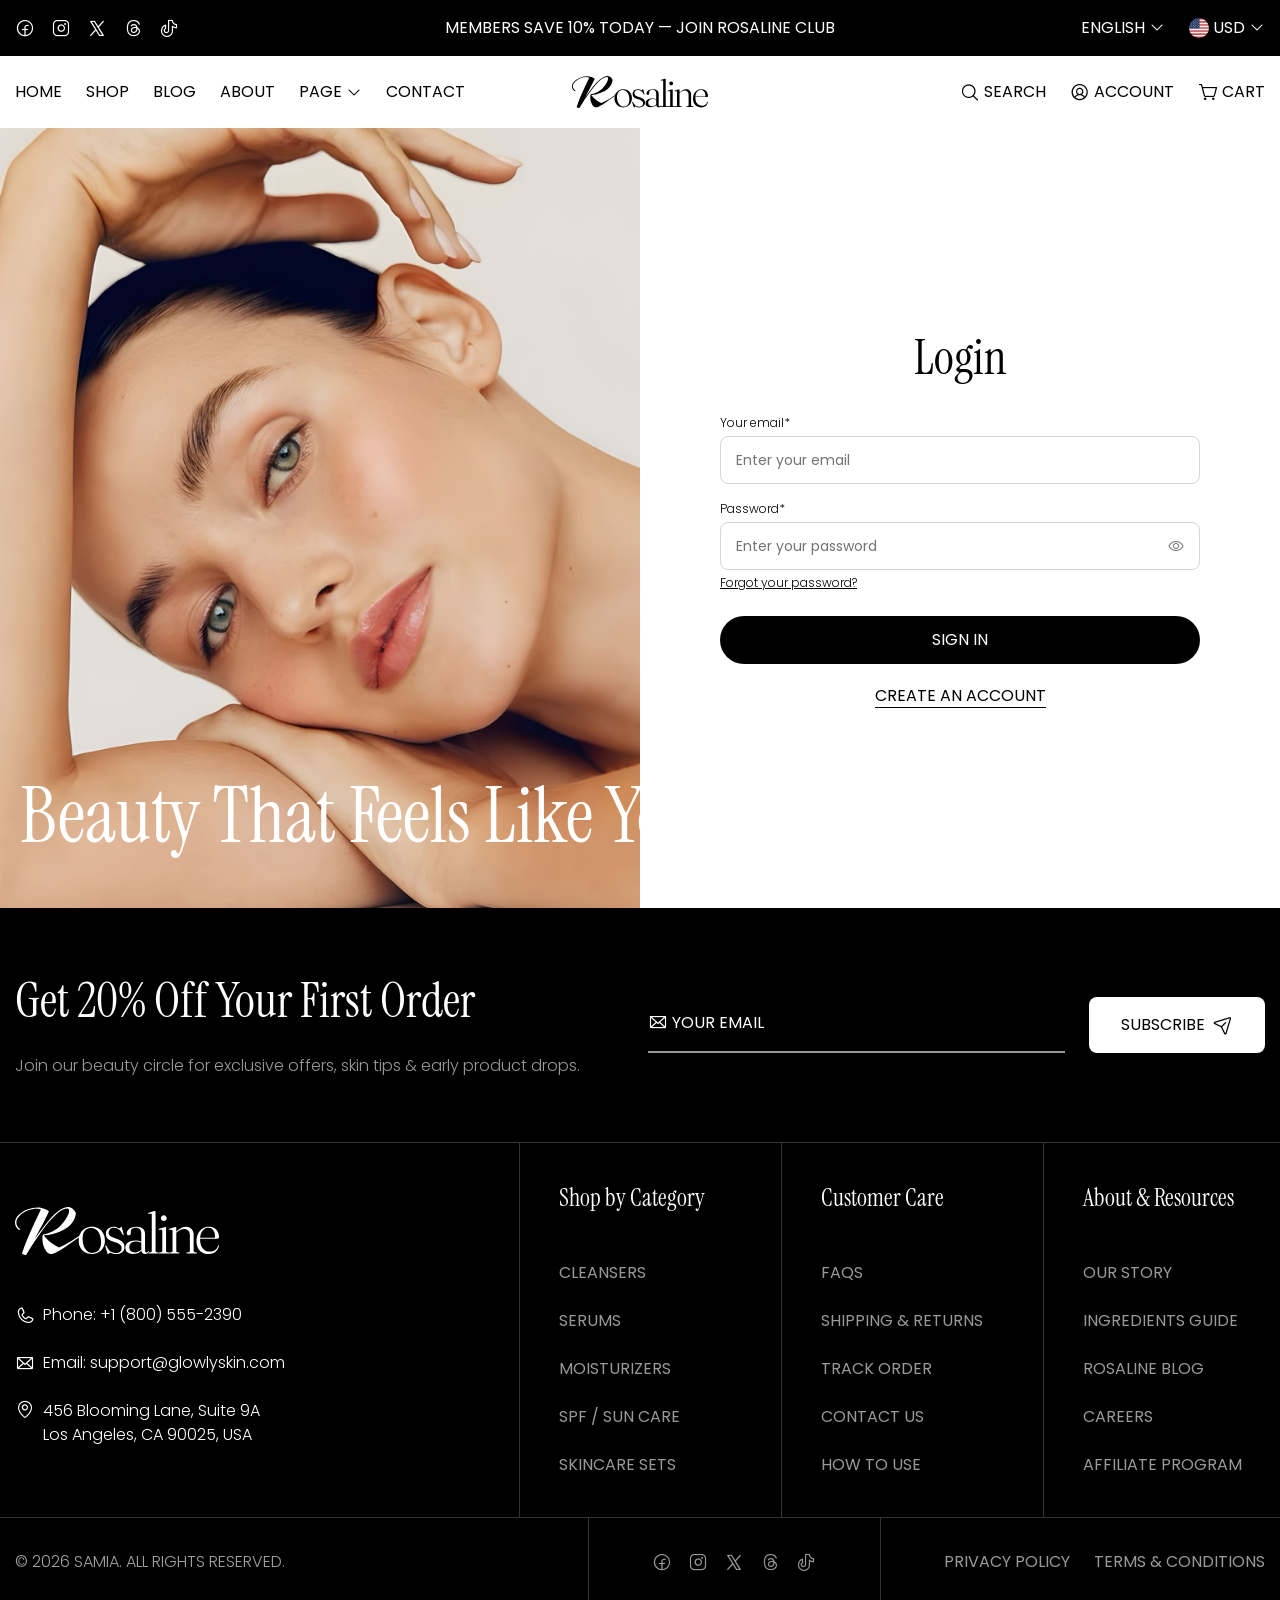
<file: login.html>
<!DOCTYPE html>

<!--[if IE 8]><html class="ie" xmlns="http://www.w3.org/1999/xhtml" xml:lang="en-US" lang="en-US"> <![endif]-->
<!--[if (gte IE 9)|!(IE)]><!-->
<html xmlns="http://www.w3.org/1999/xhtml" xml:lang="en-US" lang="en-US">
<!--<![endif]-->


<!-- Added by HTTrack --><meta http-equiv="content-type" content="text/html;charset=utf-8" /><!-- /Added by HTTrack -->
<head>
    <meta charset="utf-8">
    <title>Rosaline - Multipurpose eCommerce</title>
    <meta name="author" content="themesflat.com">
    <meta name="viewport" content="width=device-width, initial-scale=1, maximum-scale=1">
    <meta name="description"
        content="Themesflat Rosaline - A modern and elegant Multipurpose eCommerce HTML Template, perfect for online stores selling rings, necklaces, watches, and other accessories. SEO-optimized, fast-loading, and fully customizable.">

    <!-- font -->
    <link rel="stylesheet" href="assets/fonts/fonts.css">
    <link rel="stylesheet" href="assets/icon/icomoon/style.css">
    <!-- css -->
    <link rel="stylesheet" href="assets/css/bootstrap.min.css">
    <link rel="stylesheet" href="assets/css/swiper-bundle.min.css">
    <link rel="stylesheet" href="assets/css/animate.css">
    <link rel="stylesheet" type="text/css" href="assets/css/styles.css">

    <!-- Favicon and Touch Icons  -->
    <link rel="shortcut icon" href="assets/images/logo/favicon.png">
    <link rel="apple-touch-icon-precomposed" href="assets/images/logo/favicon.png">
</head>

<body>
    <!-- Scroll Top -->
    <button id="goTop">
        <span class="border-progress"></span>
        <span class="ic-wrap">
            <span class="icon icon-ArrowCaretUp"></span>
        </span>
    </button>
    <!-- /Scroll Top -->

    <!-- Preload -->
    <div class="preload preload-container" id="preload">
        <div class="preload-logo">
            <div class="spinner"></div>
        </div>
    </div>
    <!-- /Preload -->

    <main id="wrapper">
        <div class="menu-overlay-enabled" id="menu-overlay-enabled"></div>
        <!-- Topbar -->
        <div class="tf-topbar bg-black ssm-d-none">
            <div class="container">
                <div class="row align-items-center">
                    <div class="col-2 d-none d-xl-flex">
                        <div class="topbar-left">
                            <ul class="tf-list gap-16">
                                <li>
                                    <a href="https://www.facebook.com/" target="_blank" class="text-white fs-20 link">
                                        <i class="icon icon-LogoFacebook"></i>
                                    </a>
                                </li>
                                <li>
                                    <a href="https://www.instagram.com/" target="_blank" class="text-white fs-20 link">
                                        <i class="icon icon-LogoInstagram"></i>
                                    </a>
                                </li>
                                <li>
                                    <a href="https://x.com/" target="_blank" class="text-white fs-20 link">
                                        <i class="icon icon-LogoX"></i>
                                    </a>
                                </li>
                                <li>
                                    <a href="https://www.threads.com/" target="_blank" class="text-white fs-20 link">
                                        <i class="icon icon-LogoThread"></i>
                                    </a>
                                </li>
                                <li>
                                    <a href="https://www.tiktok.com/" target="_blank" class="text-white fs-20 link">
                                        <i class="icon icon-LogoTiktok"></i>
                                    </a>
                                </li>
                            </ul>
                        </div>
                    </div>
                    <div class="col-12 col-xl-8">
                        <div dir="ltr" class="swiper tf-swiper swiper-topbar" data-direction="vertical" data-auto="true"
                            data-loop="true" data-speed="1000">
                            <div class="swiper-wrapper">
                                <!-- slide 1 -->
                                <div class="swiper-slide">
                                    <p
                                        class="topbar-center text-white text-uppercase text-center fw-normal text-line-clamp-1">
                                        Free shipping on orders over $49! | Spring Beauty Sale - Up to 30% Off
                                    </p>
                                </div>
                                <!-- slide 2 -->
                                <div class="swiper-slide">
                                    <p
                                        class="topbar-center text-white text-uppercase text-center fw-normal text-line-clamp-1">
                                        Members Save 10% Today — Join Rosaline Club
                                    </p>
                                </div>
                            </div>
                        </div>
                    </div>
                    <div class="col-2 col-2 d-none d-xl-block">
                        <div class="tf-list justify-content-end">
                            <div class="tf-languages">
                                <select class="tf-dropdown-select style-default color-white type-languages">
                                    <option>ENGLISH</option>
                                    <option>VIETNAM</option>
                                    <option>简体中文</option>
                                    <option>اردو</option>
                                </select>
                            </div>
                            <div class="tf-currencies">
                                <select class="tf-dropdown-select style-default color-white type-currencies">
                                    <option selected data-thumbnail="assets/images/country/united-state.png">USD
                                    </option>
                                    <option data-thumbnail="assets/images/country/vietnam.png">VND</option>
                                </select>
                            </div>
                        </div>
                    </div>
                </div>
            </div>
        </div>
        <!-- /Topbar -->
        <!-- Header -->
        <header class="tf-header">
            <div class="header-inner">
                <div class="container">
                    <div class="row align-items-center">
                        <div class="col-4 col-lg-5">
                            <div class="header-left">
                                <div class="box-btn-open-menu d-flex">
                                    <a href="#mobileMenu" data-bs-toggle="offcanvas" class="d-xl-none">
                                        <i class="icon icon-OpenMenu fs-24"></i>
                                    </a>
                                </div>
                                <nav class="box-navigation d-none d-xl-block">
                                    <ul class="box-nav-menu">
                                        <li class="menu-item">
                                            <a href="index.html" class="item-link">
                                                <span class="text">HOME</span>
                                            </a>
                                        </li>
                                        <li class="menu-item">
                                            <a href="shop.html" class="item-link">
                                                <span class="text">SHOP</span>
                                            </a>
                                        </li>
                                        <li class="menu-item">
                                            <a href="blog.html" class="item-link">
                                                <span class="text">BLOG</span>
                                            </a>
                                        </li>
                                        <li class="menu-item">
                                            <a href="about.html" class="item-link">
                                                <span class="text">ABOUT</span>
                                            </a>
                                        </li>
                                        <li class="menu-item position-relative">
                                            <a href="#" class="item-link">
                                                <span class="text">
                                                    PAGE
                                                </span>
                                                <i class="icon icon-ArrowCaretDown"></i>
                                            </a>
                                            <div class="sub-menu sub-menu_v2">
                                                <ul class="sub-menu_list">
                                                    <li>
                                                        <a href="about.html" class="sub-menu_link">
                                                            <span class="text">About</span>
                                                        </a>
                                                    </li>
                                                    <li>
                                                        <a href="store.html" class="sub-menu_link">
                                                            <span class="text">Store</span>
                                                        </a>
                                                    </li>
                                                    <li>
                                                        <a href="cart.html" class="sub-menu_link">
                                                            <span class="text">Cart</span>
                                                        </a>
                                                    </li>
                                                    <li>
                                                        <a href="faq.html" class="sub-menu_link">
                                                            <span class="text">FAQs</span>
                                                        </a>
                                                    </li>
                                                </ul>
                                            </div>
                                        </li>
                                        <li class="menu-item">
                                            <a href="contact.html" class="item-link">
                                                <span class="text">CONTACT</span>
                                            </a>
                                        </li>
                                    </ul>
                                </nav>
                            </div>
                        </div>
                        <div class="col-4 col-lg-2">
                            <div class="header-center d-flex justify-content-center">
                                <a href="index.html" class="logo-site">
                                    <img loading="lazy" width="136" height="32" src="assets/images/logo/logo.svg"
                                        alt=" Image">
                                </a>
                            </div>
                        </div>
                        <div class="col-4 col-lg-5">
                            <div class="header-right">
                                <ul class="tf-list nav-icon-list justify-content-end">
                                    <li class="ssm-d-none">
                                        <a href="#modalSearch" data-bs-toggle="modal"
                                            class="nav-icon-item fw-normal is-text">
                                            <i class="icon icon-Search"></i>
                                            <span class="lg-d-none">
                                                SEARCH
                                            </span>
                                        </a>
                                    </li>
                                    <li>
                                        <a href="login.html" class="nav-icon-item fw-normal is-text">
                                            <i class="icon icon-UserCircle"></i>
                                            <span class="lg-d-none">
                                                ACCOUNT
                                            </span>
                                        </a>
                                    </li>
                                    <li>
                                        <a href="#shoppingCart" data-bs-toggle="offcanvas"
                                            class="nav-icon-item fw-normal is-text">
                                            <i class="icon icon-ShoppingCart"></i>
                                            <span class="lg-d-none">
                                                CART
                                            </span>
                                        </a>
                                    </li>
                                </ul>
                            </div>
                        </div>
                    </div>
                </div>
            </div>
        </header>
        <!-- /Header -->
        <!-- Log -->
        <div class="section-log tf-grid-layout gap-0 md-col-2">
            <div class="image-left">
                <img loading="lazy" width="960" height="952" src="assets/images/section/log.jpg" alt="Image">
                <div class="infiniteSlide-text-icon">
                    <div class="infiniteSlide infiniteSlide-wrapper" data-clone="3">
                        <div class="infiniteSlide-item">
                            <p class="text h1 font-instrument_serif text-white">
                                Beauty That Feels Like You
                            </p>
                        </div>
                        <div class="infiniteSlide-item">
                            <div class="br-dot stroke-white"></div>
                        </div>
                        <div class="infiniteSlide-item">
                            <p class="text h1 font-instrument_serif troke-text_white">
                                Naturally Radiant
                            </p>
                        </div>
                        <div class="infiniteSlide-item">
                            <div class="br-dot stroke-white"></div>
                        </div>
                    </div>
                </div>
            </div>
            <div class="content-right">
                <div class="content_inner">
                    <h3 class="title font-instrument_serif">Login</h3>
                    <form action="https://tfrosaline.vercel.app/account-page.html" class="form-log">
                        <div class="form-content">
                            <fieldset class="tf-field">
                                <label class="text-body-xs" for="logName">Your email*</label>
                                <input class="style-3" type="email" id="logName" placeholder="Enter your email"
                                    required>
                            </fieldset>
                            <fieldset class="tf-field">
                                <label class="text-body-xs" for="logPass">Password*</label>
                                <div class="password-wrapper w-100">
                                    <input class="password-field style-3" type="password" id="logPass"
                                        placeholder="Enter your password" required>
                                    <span class="toggle-pass icon-EyeOpen cl-text-5"></span>
                                </div>
                                <a href="forgot-password.html" class="text-body-xs text-decoration-underline link"
                                    tabindex="-1">
                                    Forgot your password?
                                </a>
                            </fieldset>
                        </div>
                        <div class="form-btn">
                            <button type="submit" class="tf-btn type-2 style-2 w-100">
                                Sign In
                            </button>
                            <a href="register.html" class="tf-btn-line">
                                <span class="fw-normal text-uppercase">
                                    Create an account
                                </span>
                            </a>
                        </div>
                    </form>
                </div>
            </div>
        </div>
        <!-- /Log -->
        <!-- Footer -->
        <footer class="tf-footer footer-v1 bg-black">
            <div class="footer-top">
                <div class="container">
                    <div class="row align-items-center gy-30">
                        <div class="col-lg-6">
                            <div class="ft-title text-white text-display-1 font-instrument_serif mb-24">
                                Get 20% Off Your First Order
                            </div>
                            <p class="ft-desc cl-text-2">
                                Join our beauty circle for exclusive offers, skin tips & early product drops.
                            </p>
                        </div>
                        <div class="col-lg-6">
                            <form action="https://tfrosaline.vercel.app/contact.html" class="form-subcribe">
                                <fieldset>
                                    <i class="icon icon-Envelope fs-20 text-white"></i>
                                    <input type="email" placeholder="YOUR EMAIL" required>
                                </fieldset>
                                <button type="submit" class="btn-action tf-btn btn-white">
                                    SUBSCRIBE
                                    <i class="icon icon-Send"></i>
                                </button>
                            </form>
                        </div>
                    </div>
                </div>
            </div>
            <div class="br-line bg-line-3"></div>
            <div class="footer-inner">
                <div class="container">
                    <div class="footer-inner_wrap">
                        <div class="ft-contact me-lg-auto">
                            <a href="index.html" class="logo-site">
                                <img loading="lazy" width="204" height="48" src="assets/images/logo/logo-white.svg"
                                    alt="Logo">
                            </a>
                            <ul class="tf-list vertical">
                                <li>
                                    <i class="icon icon-Phone fs-20 text-white"></i>
                                    <a href="tel:+18005552390" class="text-white">
                                        Phone: +1 (800) 555-2390
                                    </a>
                                </li>
                                <li>
                                    <i class="icon icon-Envelope fs-20 text-white"></i>
                                    <a href="mailto:support@glowlyskin.com" class="text-white">
                                        Email: support@glowlyskin.com
                                    </a>
                                </li>
                                <li class="align-items-start">
                                    <i class="icon icon-DotLocation fs-20 text-white"></i>
                                    <a href="https://www.google.com/maps?q=456+Blooming+Lane,+Suite+9A+Los+Angeles,+CA+90025,+USA"
                                        target="_blank" class="text-white">
                                        456 Blooming Lane, Suite 9A <br class="d-none d-md-block">
                                        Los Angeles, CA 90025, USA
                                    </a>
                                </li>
                            </ul>
                        </div>
                        <div class="br-line"></div>
                        <div class="footer-col-block footer-wrap-1">
                            <p class="footer-heading footer-heading-mobile h6 font-instrument_serif text-white">
                                Shop by Category
                            </p>
                            <div class="tf-collapse-content">
                                <ul class="footer-menu-list">
                                    <li>
                                        <a href="shop-default.html"
                                            class="fw-normal cl-text-2 link-white text-uppercase">
                                            Cleansers
                                        </a>
                                    </li>
                                    <li>
                                        <a href="shop-default.html"
                                            class="fw-normal cl-text-2 link-white text-uppercase">
                                            Serums
                                        </a>
                                    </li>
                                    <li>
                                        <a href="shop-default.html"
                                            class="fw-normal cl-text-2 link-white text-uppercase">
                                            Moisturizers
                                        </a>
                                    </li>
                                    <li>
                                        <a href="shop-default.html"
                                            class="fw-normal cl-text-2 link-white text-uppercase">
                                            SPF / Sun Care
                                        </a>
                                    </li>
                                    <li>
                                        <a href="shop-default.html"
                                            class="fw-normal cl-text-2 link-white text-uppercase">
                                            Skincare Sets
                                        </a>
                                    </li>
                                </ul>
                            </div>
                        </div>
                        <div class="br-line exception"></div>
                        <div class="footer-col-block footer-wrap-2 lg-pe-none">
                            <p class="footer-heading footer-heading-mobile h6 font-instrument_serif text-white">
                                Customer Care
                            </p>
                            <div class="tf-collapse-content">
                                <ul class="footer-menu-list">
                                    <li>
                                        <a href="faq.html" class="fw-normal cl-text-2 link-white text-uppercase">
                                            FAQs
                                        </a>
                                    </li>
                                    <li>
                                        <a href="term-of-service.html"
                                            class="fw-normal cl-text-2 link-white text-uppercase">
                                            Shipping & Returns
                                        </a>
                                    </li>
                                    <li>
                                        <a href="contact.html" class="fw-normal cl-text-2 link-white text-uppercase">
                                            Track Order
                                        </a>
                                    </li>
                                    <li>
                                        <a href="contact.html" class="fw-normal cl-text-2 link-white text-uppercase">
                                            Contact Us
                                        </a>
                                    </li>
                                    <li>
                                        <a href="contact.html" class="fw-normal cl-text-2 link-white text-uppercase">
                                            How to Use
                                        </a>
                                    </li>
                                </ul>
                            </div>
                        </div>
                        <div class="br-line"></div>
                        <div class="footer-col-block footer-wrap-3">
                            <p class="footer-heading footer-heading-mobile h6 font-instrument_serif text-white">
                                About & Resources
                            </p>
                            <div class="tf-collapse-content">
                                <ul class="footer-menu-list">
                                    <li>
                                        <a href="our-store.html" class="fw-normal cl-text-2 link-white text-uppercase">
                                            Our Story
                                        </a>
                                    </li>
                                    <li>
                                        <a href="term-of-service.html"
                                            class="fw-normal cl-text-2 link-white text-uppercase">
                                            Ingredients Guide
                                        </a>
                                    </li>
                                    <li>
                                        <a href="blog-grid.html" class="fw-normal cl-text-2 link-white text-uppercase">
                                            Rosaline Blog
                                        </a>
                                    </li>
                                    <li>
                                        <a href="term-of-service.html"
                                            class="fw-normal cl-text-2 link-white text-uppercase">
                                            Careers
                                        </a>
                                    </li>
                                    <li>
                                        <a href="term-of-service.html"
                                            class="fw-normal cl-text-2 link-white text-uppercase">
                                            Affiliate Program
                                        </a>
                                    </li>
                                </ul>
                            </div>
                        </div>
                    </div>
                </div>
            </div>
            <div class="br-line bg-line-3"></div>
            <div class="footer-bottom">
                <div class="container">
                    <div class="footer-bottom_wrap">
                        <div class="ft-text-nocopy cl-text-6 me-auto">
                            © 2026 SAMIA. ALL RIGHTS RESERVED.
                        </div>
                        <div class="br-line type-vertical lg-d-none"></div>
                        <ul class="tf-list gap-16">
                            <li>
                                <a href="https://www.facebook.com/" target="_blank" class="cl-text-2 link-white fs-20">
                                    <i class="icon icon-LogoFacebook"></i>
                                </a>
                            </li>
                            <li>
                                <a href="https://www.instagram.com/" target="_blank" class="cl-text-2 link-white fs-20">
                                    <i class="icon icon-LogoInstagram"></i>
                                </a>
                            </li>
                            <li>
                                <a href="https://x.com/" target="_blank" class="cl-text-2 link-white fs-20">
                                    <i class="icon icon-LogoX"></i>
                                </a>
                            </li>
                            <li>
                                <a href="https://www.threads.com/" target="_blank" class="cl-text-2 link-white fs-20">
                                    <i class="icon icon-LogoThread"></i>
                                </a>
                            </li>
                            <li>
                                <a href="https://www.tiktok.com/" target="_blank" class="cl-text-2 link-white fs-20">
                                    <i class="icon icon-LogoTiktok"></i>
                                </a>
                            </li>
                        </ul>
                        <div class="br-line type-vertical lg-d-none"></div>
                        <ul class="tf-list justify-content-end">
                            <li>
                                <a href="privacy-policy.html" class="fw-normal cl-text-2 link-white text-uppercase">
                                    Privacy Policy
                                </a>
                            </li>
                            <li>
                                <a href="term-of-service.html" class="fw-normal cl-text-2 link-white text-uppercase">
                                    Terms & Conditions
                                </a>
                            </li>
                        </ul>
                    </div>
                </div>
            </div>
        </footer>
        <!-- /Footer -->
        <!-- <div class="" style="height: 100px;"></div> -->
    </main>
    <!-- Mobile Menu -->
    <div class="offcanvas offcanvas-start canvas-mb" id="mobileMenu">
        <div class="canvas-header">
            <span class="flex-1 d-flex">
                <i class="icon icon-Close link-rotate fs-20" data-bs-dismiss="offcanvas"></i>
            </span>
            <a href="index.html" class="logo-site">
                <img loading="lazy" width="102" height="24" src="assets/images/logo/logo.svg" alt="Image">
            </a>
            <ul class="tf-list nav-icon-list justify-content-end flex-1">
                <li data-bs-dismiss="offcanvas">
                    <a href="#modalSearch" data-bs-toggle="modal" class="nav-icon-item fw-normal">
                        <i class="icon icon-Search"></i>
                    </a>
                </li>
                <li>
                    <a href="#shoppingCart" data-bs-toggle="offcanvas" class="nav-icon-item fw-normal">
                        <i class="icon icon-ShoppingCart"></i>
                        <span class="number-order text-body-s">
                            (03)
                        </span>
                    </a>
                </li>
            </ul>
        </div>
        <div class="br-line bg-line-5"></div>
        <div class="canvas-body">
            <div class="mb-content-top">
                <ul class="nav-ul-mb-2" id="wrapper-menu-navigation-v2"></ul>
            </div>
            <div class="group-action">
                <a href="login.html" class="tf-btn style-2 type-4 w-100">
                    Sign In
                </a>
                <a href="register.html" class="btn-action_create tf-btn-line">
                    <span class="fw-normal text-uppercase">
                        Create an account
                    </span>
                </a>
            </div>
        </div>
        <div class="br-line bg-line-5"></div>
        <div class="canvas-footer">
            <ul class="tf-list gap-12">
                <li>
                    <a href="https://www.facebook.com/" target="_blank" class="link fs-20">
                        <i class="icon icon-LogoFacebook"></i>
                    </a>
                </li>
                <li>
                    <a href="https://www.instagram.com/" target="_blank" class="link fs-20">
                        <i class="icon icon-LogoInstagram"></i>
                    </a>
                </li>
                <li>
                    <a href="https://x.com/" target="_blank" class="link fs-20">
                        <i class="icon icon-LogoX"></i>
                    </a>
                </li>
                <li>
                    <a href="https://www.threads.com/" target="_blank" class="link fs-20">
                        <i class="icon icon-LogoThread"></i>
                    </a>
                </li>
                <li>
                    <a href="https://www.tiktok.com/" target="_blank" class="link fs-20">
                        <i class="icon icon-LogoTiktok"></i>
                    </a>
                </li>
            </ul>
            <div class="tf-list justify-content-end gap-16 group-curency-language">
                <div class="tf-languages text-body-s">
                    <select class="tf-dropdown-select style-default type-languages">
                        <option>ENGLISH</option>
                        <option>VIETNAM</option>
                        <option>简体中文</option>
                        <option>اردو</option>
                    </select>
                </div>
                <div class="tf-currencies text-body-s">
                    <select class="tf-dropdown-select style-default type-currencies">
                        <option selected data-thumbnail="assets/images/country/united-state.png">USD
                        </option>
                        <option data-thumbnail="assets/images/country/vietnam.png">VND</option>
                    </select>
                </div>
            </div>
        </div>
    </div>
    <!-- /Mobile Menu -->
    <!-- Demo -->
    <div class="modal fade modal-demo" id="modalDemo">
        <div class="modal-dialog modal-dialog-centered">
            <div class="modal-content">
                <span class="icon-Close btn-close-popup fs-24" data-bs-dismiss="modal"></span>
                <div class="mega-menu">
                    <div class="row-demo">
                        <div class="demo-item">
                            <a href="index.html" class="demo-img">
                                <img loading="lazy" width="252" height="277" src="assets/images/demo/home-1.jpg"
                                    alt="Image">
                            </a>
                            <div class="bottom">
                                <a href="index.html" class="demo-name link">
                                    Main Page
                                    <span class="demo-label type-new">New</span>
                                </a>
                                <a href="index.html" class="btn-icon">
                                    <i class="icon icon-ArrowRight"></i>
                                </a>
                            </div>
                        </div>
                        <div class="demo-item">
                            <a href="home-classic-beauty.html" class="demo-img">
                                <img loading="lazy" width="252" height="277" src="assets/images/demo/home-2.jpg"
                                    alt="Image">
                            </a>
                            <div class="bottom">
                                <a href="home-classic-beauty.html" class="demo-name link">
                                    Classic Beauty
                                    <span class="demo-label type-loved">Most Loved</span>
                                </a>
                                <a href="home-classic-beauty.html" class="btn-icon">
                                    <i class="icon icon-ArrowRight"></i>
                                </a>
                            </div>
                        </div>
                        <div class="demo-item">
                            <a href="home-organic-essence.html" class="demo-img">
                                <img loading="lazy" width="252" height="277" src="assets/images/demo/home-3.jpg"
                                    alt="Image">
                            </a>
                            <div class="bottom">
                                <a href="home-organic-essence.html" class="demo-name link">
                                    Organic Essence
                                    <span class="demo-label type-new">New</span>
                                </a>
                                <a href="home-organic-essence.html" class="btn-icon">
                                    <i class="icon icon-ArrowRight"></i>
                                </a>
                            </div>
                        </div>
                        <div class="demo-item">
                            <a href="home-minimal-glow.html" class="demo-img">
                                <img loading="lazy" width="252" height="277" src="assets/images/demo/home-4.jpg"
                                    alt="Image">
                            </a>
                            <div class="bottom">
                                <a href="home-minimal-glow.html" class="demo-name link">
                                    Minimal Rosaline
                                    <span class="demo-label type-trend">Trend</span>
                                </a>
                                <a href="home-minimal-glow.html" class="btn-icon">
                                    <i class="icon icon-ArrowRight"></i>
                                </a>
                            </div>
                        </div>
                        <div class="demo-item">
                            <a href="home-bold-modern.html" class="demo-img">
                                <img loading="lazy" width="252" height="277" src="assets/images/demo/home-5.jpg"
                                    alt="Image">
                            </a>
                            <div class="bottom">
                                <a href="home-bold-modern.html" class="demo-name link">
                                    Bold & Modern
                                    <span class="demo-label type-new">New</span>
                                </a>
                                <a href="home-bold-modern.html" class="btn-icon">
                                    <i class="icon icon-ArrowRight"></i>
                                </a>
                            </div>
                        </div>
                        <div class="demo-item">
                            <a href="home-luxury-spa.html" class="demo-img">
                                <img loading="lazy" width="252" height="277" src="assets/images/demo/home-6.jpg"
                                    alt="Image">
                            </a>
                            <div class="bottom">
                                <a href="home-luxury-spa.html" class="demo-name link">
                                    Luxury Spa
                                    <span class="demo-label type-new">New</span>
                                </a>
                                <a href="home-luxury-spa.html" class="btn-icon">
                                    <i class="icon icon-ArrowRight"></i>
                                </a>
                            </div>
                        </div>
                        <div class="demo-item">
                            <a href="home-menopause-skincare.html" class="demo-img">
                                <img loading="lazy" width="252" height="277" src="assets/images/demo/home-7.jpg"
                                    alt="Image">
                            </a>
                            <div class="bottom">
                                <a href="home-menopause-skincare.html" class="demo-name link">
                                    Menopause Skincare
                                </a>
                                <a href="home-menopause-skincare.html" class="btn-icon">
                                    <i class="icon icon-ArrowRight"></i>
                                </a>
                            </div>
                        </div>
                        <div class="demo-item">
                            <a href="home-men-skincare.html" class="demo-img">
                                <img loading="lazy" width="252" height="277" src="assets/images/demo/home-8.jpg"
                                    alt="Image">
                            </a>
                            <div class="bottom">
                                <a href="home-men-skincare.html" class="demo-name link">
                                    Men Skincare
                                    <span class="demo-label type-trend">Trend</span>
                                </a>
                                <a href="home-men-skincare.html" class="btn-icon">
                                    <i class="icon icon-ArrowRight"></i>
                                </a>
                            </div>
                        </div>
                        <div class="demo-item soon">
                            <a href="home-men-skincare.html" class="demo-img">
                                <img loading="lazy" width="252" height="277" src="assets/images/demo/home-8.jpg"
                                    alt="Image">
                            </a>
                            <div class="bottom">
                                <a href="home-men-skincare.html" class="demo-name link">
                                    Coming
                                    <span class="demo-label type-soon">Coming Soon</span>
                                </a>
                                <a href="home-men-skincare.html" class="btn-icon">
                                    <i class="icon icon-ArrowRight"></i>
                                </a>
                            </div>
                        </div>
                        <div class="demo-item soon">
                            <a href="home-men-skincare.html" class="demo-img">
                                <img loading="lazy" width="252" height="277" src="assets/images/demo/home-8.jpg"
                                    alt="Image">
                            </a>
                            <div class="bottom">
                                <a href="home-men-skincare.html" class="demo-name link">
                                    Coming
                                    <span class="demo-label type-soon">Coming Soon</span>
                                </a>
                                <a href="home-men-skincare.html" class="btn-icon">
                                    <i class="icon icon-ArrowRight"></i>
                                </a>
                            </div>
                        </div>
                    </div>
                </div>
            </div>
        </div>
    </div>
    <!-- /Demo -->

    <!-- Search -->
    <div class="modal fade modal-search" id="modalSearch">
        <div class="modal-dialog modal-fullscreen">
            <div class="modal-content">
                <div class="ctn-wrap">
                    <div class="container">
                        <form action="#" class="form-search-prd">
                            <button type="submit" class="btn-action_search link">
                                <i class="icon icon-Search"></i>
                            </button>
                            <fieldset>
                                <input type="text" placeholder="Search product" required>
                            </fieldset>
                            <i class="icon icon-Close btn-close-popup fs-20" data-bs-dismiss="modal"></i>
                        </form>
                        <div class="pupular-search">
                            <span class="cl-text-5">
                                Popular Searches:
                            </span>
                            <div class="list-search">
                                <a href="shop-default.html" class="fw-normal link-underline">
                                    SkinEra
                                </a>
                                <a href="shop-default.html" class="fw-normal link-underline">
                                    Cleansers
                                </a>
                                <a href="shop-default.html" class="fw-normal link-underline">
                                    Acne & Blemishes
                                </a>
                            </div>
                        </div>
                        <div class="row gy-30">
                            <div class="col-md-2">
                                <div class="col-suggestion">
                                    <p class="text-body-l fw-normal mb-24">
                                        Suggestions
                                    </p>
                                    <div class="tf-list d-md-grid gap-16 flex-wrap">
                                        <a href="shop-default.html" class="fw-normal link-underline">cleanser</a>
                                        <a href="shop-default.html" class="fw-normal link-underline">face cleanser</a>
                                        <a href="shop-default.html" class="fw-normal link-underline">facial cleanser</a>
                                        <a href="shop-default.html" class="fw-normal link-underline">gentle cleanser</a>
                                        <a href="shop-default.html" class="fw-normal link-underline">foam cleanser</a>
                                    </div>
                                </div>
                            </div>
                            <div class="col-md-10">
                                <div class="tf-btn-swiper-main">
                                    <div class="d-flex align-items-center justify-content-between mb-24">
                                        <p class="text-body-l fw-normal">
                                            Products
                                        </p>
                                        <div class="d-flex align-items-center gap-8">
                                            <div class="tf-sw-nav_icon fs-20 nav-prev-swiper">
                                                <i class="icon icon-ArrowCaretLeft"></i>
                                            </div>
                                            <div class="thumbs-pagination">
                                            </div>
                                            <div class="tf-sw-nav_icon fs-20 nav-next-swiper">
                                                <i class="icon icon-ArrowCaretRight"></i>
                                            </div>
                                        </div>
                                    </div>
                                    <div dir="ltr" class="swiper tf-swiper swiper-type-number" data-laptop="5"
                                        data-preview="4" data-tablet="3" data-mobile-sm="3" data-mobile="2"
                                        data-space-lg="16" data-space-md="16" data-space="10" data-pagination="2"
                                        data-pagination-sm="3" data-pagination-md="3" data-pagination-lg="4">
                                        <div class="swiper-wrapper">
                                            <!-- slide 1 -->
                                            <div class="swiper-slide">
                                                <div class="card-product">
                                                    <div class="card-product_wrapper">
                                                        <a href="product-detail.html" class="product-img">
                                                            <img class="img-product" loading="lazy" width="348"
                                                                height="420" src="assets/images/product/product-14.jpg"
                                                                alt="Product">
                                                        </a>
                                                        <ul class="product-action_list">
                                                            <li>
                                                                <a href="#modalQuickView" data-bs-toggle="modal"
                                                                    class="hover-tooltip tooltip-left box-icon">
                                                                    <span class="icon icon-EyeOpen"></span>
                                                                    <span class="tooltip">Quick
                                                                        view</span>
                                                                </a>
                                                            </li>
                                                            <li class="wishlist">
                                                                <a href="#;"
                                                                    class="hover-tooltip tooltip-left box-icon">
                                                                    <span class="icon icon-Hearth"></span>
                                                                    <span class="tooltip">Add
                                                                        to Wishlist</span>
                                                                </a>
                                                            </li>
                                                            <li class="compare">
                                                                <a href="#compare" data-bs-toggle="offcanvas"
                                                                    class="hover-tooltip tooltip-left box-icon">
                                                                    <span class="icon icon-Compare"></span>
                                                                    <span class="tooltip">Compare</span>
                                                                </a>
                                                            </li>
                                                        </ul>
                                                        <div class="product-action_bot">
                                                            <a href="#shoppingCart" data-bs-toggle="offcanvas"
                                                                class="tf-btn hv-black btn-white type-2 w-100">
                                                                Add to cart
                                                                <i class="icon icon-ShoppingCart"></i>
                                                            </a>
                                                        </div>
                                                    </div>
                                                    <div class="card-product_info">
                                                        <div class="product-info__rate">
                                                            <div class="star-wrap fs-12">
                                                                <i class="icon icon-Star"></i>
                                                                <i class="icon icon-Star"></i>
                                                                <i class="icon icon-Star"></i>
                                                                <i class="icon icon-Star"></i>
                                                                <i class="icon icon-Star"></i>
                                                            </div>
                                                            <span class="rate-number text-body-xs">
                                                                5.0
                                                            </span>
                                                        </div>
                                                        <a href="product-detail.html"
                                                            class="name-product fw-normal link-underline">
                                                            Deep Pore Cleanser
                                                        </a>
                                                        <div class="price-wrap">
                                                            <span class="price-new fw-normal">$22.00</span>
                                                        </div>
                                                    </div>
                                                </div>
                                            </div>
                                            <!-- slide 2 -->
                                            <div class="swiper-slide">
                                                <div class="card-product">
                                                    <div class="card-product_wrapper">
                                                        <a href="product-detail.html" class="product-img">
                                                            <img class="img-product" loading="lazy" width="348"
                                                                height="420" src="assets/images/product/product-16.jpg"
                                                                alt="Product">
                                                        </a>
                                                        <ul class="product-action_list">
                                                            <li data-bs-dismiss="offcanvas">
                                                                <a href="#modalQuickView" data-bs-toggle="modal"
                                                                    class="hover-tooltip tooltip-left box-icon">
                                                                    <span class="icon icon-EyeOpen"></span>
                                                                    <span class="tooltip">Quick
                                                                        view</span>
                                                                </a>
                                                            </li>
                                                            <li class="wishlist">
                                                                <a href="#;"
                                                                    class="hover-tooltip tooltip-left box-icon">
                                                                    <span class="icon icon-Hearth"></span>
                                                                    <span class="tooltip">Add
                                                                        to Wishlist</span>
                                                                </a>
                                                            </li>
                                                            <li class="compare">
                                                                <a href="#compare" data-bs-toggle="offcanvas"
                                                                    class="hover-tooltip tooltip-left box-icon">
                                                                    <span class="icon icon-Compare"></span>
                                                                    <span class="tooltip">Compare</span>
                                                                </a>
                                                            </li>
                                                        </ul>
                                                        <div class="product-action_bot">
                                                            <a href="#shoppingCart" data-bs-toggle="offcanvas"
                                                                class="tf-btn hv-black btn-white type-2 w-100">
                                                                Add to cart
                                                                <i class="icon icon-ShoppingCart"></i>
                                                            </a>
                                                        </div>
                                                    </div>
                                                    <div class="card-product_info">
                                                        <div class="product-info__rate">
                                                            <div class="star-wrap fs-12">
                                                                <i class="icon icon-Star"></i>
                                                                <i class="icon icon-Star"></i>
                                                                <i class="icon icon-Star"></i>
                                                                <i class="icon icon-Star"></i>
                                                                <i class="icon icon-Star"></i>
                                                            </div>
                                                            <span class="rate-number text-body-xs">
                                                                5.0
                                                            </span>
                                                        </div>
                                                        <a href="product-detail.html"
                                                            class="name-product fw-normal link-underline">
                                                            Gentle Foam Cleanser
                                                        </a>
                                                        <div class="price-wrap">
                                                            <span class="price-new fw-normal">$17.00</span>
                                                        </div>
                                                    </div>
                                                </div>
                                            </div>
                                            <!-- slide 3 -->
                                            <div class="swiper-slide">
                                                <div class="card-product">
                                                    <div class="card-product_wrapper">
                                                        <a href="product-detail.html" class="product-img">
                                                            <img class="img-product" loading="lazy" width="348"
                                                                height="420" src="assets/images/product/product-17.jpg"
                                                                alt="Product">
                                                        </a>
                                                        <ul class="product-action_list">
                                                            <li data-bs-dismiss="offcanvas">
                                                                <a href="#modalQuickView" data-bs-toggle="modal"
                                                                    class="hover-tooltip tooltip-left box-icon">
                                                                    <span class="icon icon-EyeOpen"></span>
                                                                    <span class="tooltip">Quick
                                                                        view</span>
                                                                </a>
                                                            </li>
                                                            <li class="wishlist">
                                                                <a href="#;"
                                                                    class="hover-tooltip tooltip-left box-icon">
                                                                    <span class="icon icon-Hearth"></span>
                                                                    <span class="tooltip">Add
                                                                        to Wishlist</span>
                                                                </a>
                                                            </li>
                                                            <li class="compare">
                                                                <a href="#compare" data-bs-toggle="offcanvas"
                                                                    class="hover-tooltip tooltip-left box-icon">
                                                                    <span class="icon icon-Compare"></span>
                                                                    <span class="tooltip">Compare</span>
                                                                </a>
                                                            </li>
                                                        </ul>
                                                        <div class="product-action_bot">
                                                            <a href="#shoppingCart" data-bs-toggle="offcanvas"
                                                                class="tf-btn hv-black btn-white type-2 w-100">
                                                                Add to cart
                                                                <i class="icon icon-ShoppingCart"></i>
                                                            </a>
                                                        </div>
                                                    </div>
                                                    <div class="card-product_info">
                                                        <div class="product-info__rate">
                                                            <div class="star-wrap fs-12">
                                                                <i class="icon icon-Star"></i>
                                                                <i class="icon icon-Star"></i>
                                                                <i class="icon icon-Star"></i>
                                                                <i class="icon icon-Star"></i>
                                                                <i class="icon icon-Star"></i>
                                                            </div>
                                                            <span class="rate-number text-body-xs">
                                                                5.0
                                                            </span>
                                                        </div>
                                                        <a href="product-detail.html"
                                                            class="name-product fw-normal link-underline">
                                                            Cylindrical Toner
                                                        </a>
                                                        <div class="price-wrap">
                                                            <span class="price-new fw-normal">$32.00</span>
                                                        </div>
                                                    </div>
                                                </div>
                                            </div>
                                            <!-- slide 4 -->
                                            <div class="swiper-slide">
                                                <div class="card-product">
                                                    <div class="card-product_wrapper">
                                                        <a href="product-detail.html" class="product-img">
                                                            <img class="img-product" loading="lazy" width="348"
                                                                height="420" src="assets/images/product/product-18.jpg"
                                                                alt="Product">
                                                        </a>
                                                        <ul class="product-action_list">
                                                            <li data-bs-dismiss="offcanvas">
                                                                <a href="#modalQuickView" data-bs-toggle="modal"
                                                                    class="hover-tooltip tooltip-left box-icon">
                                                                    <span class="icon icon-EyeOpen"></span>
                                                                    <span class="tooltip">Quick
                                                                        view</span>
                                                                </a>
                                                            </li>
                                                            <li class="wishlist">
                                                                <a href="#;"
                                                                    class="hover-tooltip tooltip-left box-icon">
                                                                    <span class="icon icon-Hearth"></span>
                                                                    <span class="tooltip">Add
                                                                        to Wishlist</span>
                                                                </a>
                                                            </li>
                                                            <li class="compare">
                                                                <a href="#compare" data-bs-toggle="offcanvas"
                                                                    class="hover-tooltip tooltip-left box-icon">
                                                                    <span class="icon icon-Compare"></span>
                                                                    <span class="tooltip">Compare</span>
                                                                </a>
                                                            </li>
                                                        </ul>
                                                        <div class="product-action_bot">
                                                            <a href="#shoppingCart" data-bs-toggle="offcanvas"
                                                                class="tf-btn hv-black btn-white type-2 w-100">
                                                                Add to cart
                                                                <i class="icon icon-ShoppingCart"></i>
                                                            </a>
                                                        </div>
                                                    </div>
                                                    <div class="card-product_info">
                                                        <div class="product-info__rate">
                                                            <div class="star-wrap fs-12">
                                                                <i class="icon icon-Star"></i>
                                                                <i class="icon icon-Star"></i>
                                                                <i class="icon icon-Star"></i>
                                                                <i class="icon icon-Star"></i>
                                                                <i class="icon icon-Star"></i>
                                                            </div>
                                                            <span class="rate-number text-body-xs">
                                                                5.0
                                                            </span>
                                                        </div>
                                                        <a href="product-detail.html"
                                                            class="name-product fw-normal link-underline">
                                                            Kjaer Touch Concealer
                                                        </a>
                                                        <div class="price-wrap">
                                                            <span class="price-new fw-normal">$51.00</span>
                                                        </div>
                                                    </div>
                                                </div>
                                            </div>
                                            <!-- slide 5 -->
                                            <div class="swiper-slide">
                                                <div class="card-product">
                                                    <div class="card-product_wrapper">
                                                        <a href="product-detail.html" class="product-img">
                                                            <img class="img-product" loading="lazy" width="348"
                                                                height="420" src="assets/images/product/product-19.jpg"
                                                                alt="Product">
                                                        </a>
                                                        <ul class="product-action_list">
                                                            <li data-bs-dismiss="offcanvas">
                                                                <a href="#modalQuickView" data-bs-toggle="modal"
                                                                    class="hover-tooltip tooltip-left box-icon">
                                                                    <span class="icon icon-EyeOpen"></span>
                                                                    <span class="tooltip">Quick
                                                                        view</span>
                                                                </a>
                                                            </li>
                                                            <li class="wishlist">
                                                                <a href="#;"
                                                                    class="hover-tooltip tooltip-left box-icon">
                                                                    <span class="icon icon-Hearth"></span>
                                                                    <span class="tooltip">Add
                                                                        to Wishlist</span>
                                                                </a>
                                                            </li>
                                                            <li class="compare">
                                                                <a href="#compare" data-bs-toggle="offcanvas"
                                                                    class="hover-tooltip tooltip-left box-icon">
                                                                    <span class="icon icon-Compare"></span>
                                                                    <span class="tooltip">Compare</span>
                                                                </a>
                                                            </li>
                                                        </ul>
                                                        <div class="product-action_bot">
                                                            <a href="#shoppingCart" data-bs-toggle="offcanvas"
                                                                class="tf-btn hv-black btn-white type-2 w-100">
                                                                Add to cart
                                                                <i class="icon icon-ShoppingCart"></i>
                                                            </a>
                                                        </div>
                                                    </div>
                                                    <div class="card-product_info">
                                                        <div class="product-info__rate">
                                                            <div class="star-wrap fs-12">
                                                                <i class="icon icon-Star"></i>
                                                                <i class="icon icon-Star"></i>
                                                                <i class="icon icon-Star"></i>
                                                                <i class="icon icon-Star"></i>
                                                                <i class="icon icon-Star"></i>
                                                            </div>
                                                            <span class="rate-number text-body-xs">
                                                                5.0
                                                            </span>
                                                        </div>
                                                        <a href="product-detail.html"
                                                            class="name-product fw-normal link-underline">
                                                            Mesoestetic Cosmelan
                                                        </a>
                                                        <div class="price-wrap">
                                                            <span class="price-new fw-normal">$34.00</span>
                                                        </div>
                                                    </div>
                                                </div>
                                            </div>
                                            <!-- slide 6 -->
                                            <div class="swiper-slide">
                                                <div class="card-product">
                                                    <div class="card-product_wrapper">
                                                        <a href="product-detail.html" class="product-img">
                                                            <img class="img-product" loading="lazy" width="348"
                                                                height="420" src="assets/images/product/product-14.jpg"
                                                                alt="Product">
                                                        </a>
                                                        <ul class="product-action_list">
                                                            <li data-bs-dismiss="offcanvas">
                                                                <a href="#modalQuickView" data-bs-toggle="modal"
                                                                    class="hover-tooltip tooltip-left box-icon">
                                                                    <span class="icon icon-EyeOpen"></span>
                                                                    <span class="tooltip">Quick
                                                                        view</span>
                                                                </a>
                                                            </li>
                                                            <li class="wishlist">
                                                                <a href="#;"
                                                                    class="hover-tooltip tooltip-left box-icon">
                                                                    <span class="icon icon-Hearth"></span>
                                                                    <span class="tooltip">Add
                                                                        to Wishlist</span>
                                                                </a>
                                                            </li>
                                                            <li class="compare">
                                                                <a href="#compare" data-bs-toggle="offcanvas"
                                                                    class="hover-tooltip tooltip-left box-icon">
                                                                    <span class="icon icon-Compare"></span>
                                                                    <span class="tooltip">Compare</span>
                                                                </a>
                                                            </li>
                                                        </ul>
                                                        <div class="product-action_bot">
                                                            <a href="#shoppingCart" data-bs-toggle="offcanvas"
                                                                class="tf-btn hv-black btn-white type-2 w-100">
                                                                Add to cart
                                                                <i class="icon icon-ShoppingCart"></i>
                                                            </a>
                                                        </div>
                                                    </div>
                                                    <div class="card-product_info">
                                                        <div class="product-info__rate">
                                                            <div class="star-wrap fs-12">
                                                                <i class="icon icon-Star"></i>
                                                                <i class="icon icon-Star"></i>
                                                                <i class="icon icon-Star"></i>
                                                                <i class="icon icon-Star"></i>
                                                                <i class="icon icon-Star"></i>
                                                            </div>
                                                            <span class="rate-number text-body-xs">
                                                                5.0
                                                            </span>
                                                        </div>
                                                        <a href="product-detail.html"
                                                            class="name-product fw-normal link-underline">
                                                            Deep Pore Cleanser
                                                        </a>
                                                        <div class="price-wrap">
                                                            <span class="price-new fw-normal">$22.00</span>
                                                        </div>
                                                    </div>
                                                </div>
                                            </div>
                                        </div>
                                        <!-- <div class="sw-dot-default tf-sw-pagination"></div> -->
                                    </div>
                                </div>
                            </div>
                        </div>
                        <div class="box-btn_action text-center">
                            <a href="shop-default.html" class="tf-btn type-2">
                                See all Results
                            </a>
                        </div>
                    </div>
                </div>
                <span class="close" data-bs-dismiss="modal"></span>
            </div>
        </div>
    </div>
    <!-- /Search -->
    <!-- Shopping Cart -->
    <div class="offcanvas offcanvas-end popup-shopping-cart" id="shoppingCart">
        <div class="canvas-wrapper overflow-hidden">
            <div class="popup-header">
                <div class="d-flex justify-content-between align-items-start mb-24">
                    <h6 class="font-instrument_serif">
                        Your Cart (<span class="prd__count">03</span>)
                    </h6>
                    <i class="icon icon-Close btn-close-popup fs-24" data-bs-dismiss="offcanvas"></i>
                </div>
                <div class="cart-threshold">
                    <p class="text text-body-s fw-normal mb-8">
                        Spend $223.00 more for free shipping
                    </p>
                    <div class="tf-progress-bar tf-progress-ship">
                        <div class="value" style="width: 0%;" data-progress="25"></div>
                    </div>
                </div>
                <div class="br-line bg-line-5"></div>
            </div>
            <div class="wrap">
                <div class="tf-mini-cart-wrap list-file-delete wrap-empty_text">
                    <div class="tf-mini-cart-main">
                        <div class="tf-mini-cart-sroll">
                            <div class="tf-mini-cart-items list-empty">
                                <div class="box-text_empty type-shop_cart">
                                    <div class="shop-empty_top">
                                        <span class="icon">
                                            <i class="icon-Box"></i>
                                        </span>
                                        <p class="text-emp text-body-l fw-normal">Your cart is empty</p>
                                        <p class="text-body-s cl-text-5">
                                            Looks like you haven’t added anything yet. <br>
                                            Start browsing and find something you’ll love.
                                        </p>
                                    </div>
                                    <div class="shop-empty_bot">
                                        <a href="shop-default.html" class="tf-btn style-2 type-2">Continue Shopping </a>
                                    </div>
                                </div>
                                <div class="tf-mini-cart-item file-delete">
                                    <a href="product-detail.html" class="tf-mini-cart-image">
                                        <img loading="lazy" width="74" height="88"
                                            src="assets/images/product/product-13.jpg" alt="Image">
                                    </a>
                                    <div class="tf-mini-cart-info">
                                        <a href="product-detail.html"
                                            class="name fw-normal link-underline text-line-clamp-1">
                                            AHA Rosaline Serum 10% - 30ml
                                        </a>
                                        <div class="tf-prd-select select-color text-body-s cl-text-5">
                                            <span class="type-text">
                                                Size:&nbsp;
                                            </span>
                                            <div class="type-select">
                                                <select class="bg-white">
                                                    <option selected="selected">30ml</option>
                                                    <option>50ml</option>
                                                    <option>75ml</option>
                                                </select>
                                            </div>
                                        </div>
                                    </div>
                                    <div class="tf-mini-cart-price">
                                        <div class="price-wrap gap-6">
                                            <span
                                                class="price-new fw-normal text-primary tf-mini-card-price">$32.00</span>
                                            <span class="price-old fw-normal cl-text-6">$40.00</span>
                                        </div>
                                        <div class="group-action">
                                            <div class="wg-quantity style-2">
                                                <button type="button" class="btn-quantity minus-btn">
                                                    <i class="icon icon-Minus"></i>
                                                </button>
                                                <input class="quantity-product" type="text" name="number" value="1">
                                                <button type="button" class="btn-quantity plus-btn">
                                                    <i class="icon icon-Plus"></i>
                                                </button>
                                            </div>
                                            <button type="button" class="tf-btn-rounded style-2 remove">
                                                <i class="icon icon-Trash"></i>
                                            </button>
                                        </div>
                                    </div>
                                </div>
                                <div class="tf-mini-cart-item file-delete">
                                    <a href="product-detail.html" class="tf-mini-cart-image">
                                        <img loading="lazy" width="74" height="88"
                                            src="assets/images/product/product-19.jpg" alt="Image">
                                    </a>
                                    <div class="tf-mini-cart-info">
                                        <a href="product-detail.html"
                                            class="name fw-normal link-underline text-line-clamp-1">
                                            Hydra Barrier Moisturizer
                                        </a>
                                        <div class="tf-prd-select select-color text-body-s cl-text-5">
                                            <span class="type-text">
                                                Size:&nbsp;
                                            </span>
                                            <div class="type-select">
                                                <select class="bg-white">
                                                    <option selected="selected">30ml</option>
                                                    <option>50ml</option>
                                                    <option>75ml</option>
                                                </select>
                                            </div>
                                        </div>
                                    </div>
                                    <div class="tf-mini-cart-price">
                                        <div class="price-wrap gap-6">
                                            <span class="price-new fw-normal tf-mini-card-price">$40.00</span>
                                        </div>
                                        <div class="group-action">
                                            <div class="wg-quantity style-2">
                                                <button type="button" class="btn-quantity minus-btn">
                                                    <i class="icon icon-Minus"></i>
                                                </button>
                                                <input class="quantity-product" type="text" name="number" value="1">
                                                <button type="button" class="btn-quantity plus-btn">
                                                    <i class="icon icon-Plus"></i>
                                                </button>
                                            </div>
                                            <button type="button" class="tf-btn-rounded style-2 remove">
                                                <i class="icon icon-Trash"></i>
                                            </button>
                                        </div>
                                    </div>
                                </div>
                                <div class="tf-mini-cart-item file-delete">
                                    <a href="product-detail.html" class="tf-mini-cart-image">
                                        <img loading="lazy" width="74" height="88"
                                            src="assets/images/product/product-16.jpg" alt="Image">
                                    </a>
                                    <div class="tf-mini-cart-info">
                                        <a href="product-detail.html"
                                            class="name fw-normal link-underline text-line-clamp-1">
                                            Gentle Foam Cleanser
                                        </a>
                                        <div class="tf-prd-select select-color text-body-s cl-text-5">
                                            <span class="type-text">
                                                Size:&nbsp;
                                            </span>
                                            <div class="type-select">
                                                <select class="bg-white">
                                                    <option selected="selected">30ml</option>
                                                    <option>50ml</option>
                                                    <option>75ml</option>
                                                </select>
                                            </div>
                                        </div>
                                    </div>
                                    <div class="tf-mini-cart-price">
                                        <div class="price-wrap gap-6">
                                            <span
                                                class="price-new fw-normal text-primary tf-mini-card-price">$21.00</span>
                                            <span class="price-old fw-normal cl-text-6">$40.00</span>
                                        </div>
                                        <div class="group-action">
                                            <div class="wg-quantity style-2">
                                                <button type="button" class="btn-quantity minus-btn">
                                                    <i class="icon icon-Minus"></i>
                                                </button>
                                                <input class="quantity-product" type="text" name="number" value="1">
                                                <button type="button" class="btn-quantity plus-btn">
                                                    <i class="icon icon-Plus"></i>
                                                </button>
                                            </div>
                                            <button type="button" class="tf-btn-rounded style-2 remove">
                                                <i class="icon icon-Trash"></i>
                                            </button>
                                        </div>
                                    </div>
                                </div>
                            </div>
                            <div class="tf-minicart-recommendations box-empty_clear">
                                <p class="tf-minicart-recommendations_heading fw-normal mb-8">
                                    You may also like
                                </p>
                                <div class="swiper-recommend_wrap tf-btn-swiper-main">
                                    <div dir="ltr" class="swiper tf-swiper" data-space="16" data-cursor="grab">
                                        <div class="swiper-wrapper">
                                            <!-- slide 1 -->
                                            <div class="swiper-slide">
                                                <div class="tf-mini-cart-item align-items-center">
                                                    <a href="product-detail.html" class="tf-mini-cart-image">
                                                        <img loading="lazy" width="74" height="88"
                                                            src="assets/images/product/product-21.jpg" alt="Image">
                                                    </a>
                                                    <div class="tf-mini-cart-info">
                                                        <a href="product-detail.html"
                                                            class="name fw-normal link-underline text-line-clamp-1">
                                                            Deep Pore Cleanser
                                                        </a>
                                                        <div class="price-wrap gap-6">
                                                            <span class="price-new fw-normal text-primary">$32.00</span>
                                                            <span class="price-old fw-normal cl-text-6">$40.00</span>
                                                        </div>
                                                    </div>
                                                    <button type="button" class="btn-action tf-btn-rounded">
                                                        <i class="icon icon-ShoppingCart"></i>
                                                    </button>
                                                </div>
                                            </div>
                                            <!-- slide 2 -->
                                            <div class="swiper-slide">
                                                <div class="swiper-slide">
                                                    <div class="tf-mini-cart-item align-items-center">
                                                        <a href="product-detail.html" class="tf-mini-cart-image">
                                                            <img loading="lazy" width="74" height="88"
                                                                src="assets/images/product/product-15.jpg" alt="Image">
                                                        </a>
                                                        <div class="tf-mini-cart-info">
                                                            <a href="product-detail.html"
                                                                class="name fw-normal link-underline text-line-clamp-1">
                                                                Deep Pore Cleanser
                                                            </a>
                                                            <div class="price-wrap gap-6">
                                                                <span
                                                                    class="price-new fw-normal text-primary">$32.00</span>
                                                                <span
                                                                    class="price-old fw-normal cl-text-6">$40.00</span>
                                                            </div>
                                                        </div>
                                                        <button type="button" class="btn-action tf-btn-rounded">
                                                            <i class="icon icon-ShoppingCart"></i>
                                                        </button>
                                                    </div>
                                                </div>
                                            </div>
                                            <!-- slide 3 -->
                                            <div class="swiper-slide">
                                                <div class="swiper-slide">
                                                    <div class="tf-mini-cart-item align-items-center">
                                                        <a href="product-detail.html" class="tf-mini-cart-image">
                                                            <img loading="lazy" width="74" height="88"
                                                                src="assets/images/product/product-17.jpg" alt="Image">
                                                        </a>
                                                        <div class="tf-mini-cart-info">
                                                            <a href="product-detail.html"
                                                                class="name fw-normal link-underline text-line-clamp-1">
                                                                Deep Pore Cleanser
                                                            </a>
                                                            <div class="price-wrap gap-6">
                                                                <span
                                                                    class="price-new fw-normal text-primary">$32.00</span>
                                                                <span
                                                                    class="price-old fw-normal cl-text-6">$40.00</span>
                                                            </div>
                                                        </div>
                                                        <button type="button" class="btn-action tf-btn-rounded">
                                                            <i class="icon icon-ShoppingCart"></i>
                                                        </button>
                                                    </div>
                                                </div>
                                            </div>
                                        </div>
                                    </div>
                                    <div class="sw-line-default tf-sw-pagination"></div>
                                </div>
                            </div>
                        </div>
                    </div>
                    <div class="tf-mini-cart-bottom box-empty_clear">
                        <div class="tf-mini-cart-tool">
                            <div class="tf-mini-cart-tool-btn btn-add-note">
                                <i class="icon icon-Note"></i>
                                <span class="text-body-s fw-normal md-d-none">Order note</span>
                                <span class="text-body-s fw-normal d-md-none">Note</span>
                            </div>
                            <div class="tf-mini-cart-tool-btn btn-estimate-shipping">
                                <i class="icon icon-Timer"></i>
                                <span class="text-body-s fw-normal md-d-none">Estimate shipping</span>
                                <span class="text-body-s fw-normal d-md-none">Shipping</span>
                            </div>
                            <div class="tf-mini-cart-tool-btn btn-add-gift">
                                <i class="icon icon-Share"></i>
                                <span class="text-body-s fw-normal">Discount</span>
                            </div>
                        </div>
                        <div class="tf-mini-cart-total text-body-l fw-normal">
                            <span>Estomated total</span>
                            <div class="price-wrap gap-6">
                                <span class="price-new tf-totals-total-value fw-normal">$90.00</span>
                                <span class="price-old fw-normal cl-text-6">$120.00</span>
                            </div>
                        </div>
                        <p class="text-body-s fw-normal text-end mb-24">
                            You’ve saved $30 USD!
                        </p>
                        <div class="tf-mini-cart-view-checkout">
                            <a href="view-cart.html" class="tf-btn style-2 type-2 btn-light">
                                View cart
                            </a>
                            <a href="checkout.html" class="tf-btn style-2 type-2">
                                Check out
                            </a>
                        </div>
                        <p class="text-body-s text-center cl-text-5">
                            Tax and shipping calculated at checkout
                        </p>
                    </div>
                    <div class="tf-mini-cart-tool-overlay tf-mini-cart-tool-close"></div>
                    <div class="tf-mini-cart-tool-openable add-note">
                        <div class="overlay tf-mini-cart-tool-close"></div>
                        <form action="#" class="tf-mini-cart-tool-content">
                            <div class="tf-mini-cart-tool-text h6 font-instrument_serif">
                                Order note
                                <i class="icon icon-Close tf-mini-cart-tool-close link-rotate"></i>
                            </div>
                            <div class="tf-field">
                                <label for="cart-note" class="text-body-xs">Special instructions</label>
                                <textarea name="note" id="cart-note"
                                    placeholder="Add delivery notes, gift instructions, or any special requests for your order."
                                    required></textarea>
                            </div>
                            <div class="tf-cart-tool-btns">
                                <button class="subscribe-button tf-btn type-2 style-2" type="submit">
                                    Save
                                </button>
                            </div>
                        </form>
                    </div>
                    <div class="tf-mini-cart-tool-openable estimate-shipping">
                        <div class="overlay tf-mini-cart-tool-close"></div>
                        <form id="shipping-form" class="tf-mini-cart-tool-content">
                            <div class="tf-mini-cart-tool-text h6 font-instrument_serif">
                                Estimate shipping
                                <i class="icon icon-Close tf-mini-cart-tool-close link-rotate"></i>
                            </div>
                            <div class="form-content">
                                <div id="zipcode-message" class="zipcode-message error text-body-s"
                                    style="display: none">
                                    <p class="msg-text_1 fw-normal mb-6">
                                        <i class="icon icon-Close fs-16"></i>
                                        Unable to calculate shipping
                                    </p>
                                    <p class="msg-text_2">
                                        Shipping couldn’t be calculated for this address. Check your details and try
                                        again.
                                    </p>
                                </div>
                                <div id="zipcode-success" class="zipcode-message success text-body-s"
                                    style="display: none">
                                    <p class="msg-text_1 fw-normal mb-6">
                                        <i class="icon icon-Check fs-16"></i>
                                        Shipping option available
                                    </p>
                                    <p class="msg-text_2">
                                        Standard delivery — <span class="fw-normal"> $18.61 USD</span>
                                    </p>
                                </div>
                                <div class="tf-field">
                                    <label for="shipping-country-form" class="text-body-xs">Country</label>
                                    <div class="tf-select w-100">
                                        <select id="shipping-country-form" name="address[country]" data-default="">

                                            <option value="Australia"
                                                data-provinces='[["Australian Capital Territory","Australian Capital Territory"],["New South Wales","New South Wales"],["Northern Territory","Northern Territory"],["Queensland","Queensland"],["South Australia","South Australia"],["Tasmania","Tasmania"],["Victoria","Victoria"],["Western Australia","Western Australia"]]'>
                                                Australia
                                            </option>
                                            <option value="Austria" data-provinces="[]">Austria</option>
                                            <option value="Belgium" data-provinces="[]">Belgium</option>
                                            <option value="Canada"
                                                data-provinces='[["Ontario","Ontario"],["Quebec","Quebec"]]'>
                                                Canada</option>
                                            <option value="Czech Republic" data-provinces="[]">Czechia</option>
                                            <option value="Denmark" data-provinces="[]">Denmark</option>
                                            <option value="Finland" data-provinces="[]">Finland</option>
                                            <option value="France" data-provinces="[]">France</option>
                                            <option value="Germany" data-provinces="[]">Germany</option>
                                            <option value="United States"
                                                data-provinces='[["Alabama","Alabama"],["California","California"],["Florida","Florida"]]'>
                                                United States
                                            </option>
                                            <option value="United Kingdom"
                                                data-provinces='[["England","England"],["Scotland","Scotland"],["Wales","Wales"],["Northern Ireland","Northern Ireland"]]'>
                                                United Kingdom
                                            </option>
                                            <option value="India" data-provinces="[]">India</option>
                                            <option value="Japan" data-provinces="[]">Japan</option>
                                            <option value="Mexico" data-provinces="[]">Mexico</option>
                                            <option value="South Korea" data-provinces="[]">South Korea</option>
                                            <option value="Spain" data-provinces="[]">Spain</option>
                                            <option value="Italy" data-provinces="[]">Italy</option>
                                            <option value="Vietnam"
                                                data-provinces='[["Ha Noi","Ha Noi"],["Da Nang","Da Nang"],["Ho Chi Minh","Ho Chi Minh"]]'>
                                                Vietnam
                                            </option>
                                        </select>
                                    </div>
                                </div>
                                <div class="tf-field">
                                    <label for="shipping-province-form" class="text-body-xs">Province</label>
                                    <div class="tf-select w-100">
                                        <select id="shipping-province-form" name="address[province]" data-default="">

                                        </select>
                                    </div>
                                </div>
                                <div class="tf-field">
                                    <label for="zipcode" class="text-body-xs">Zip/Postal code</label>
                                    <input type="text" placeholder="Postal code" data-opend-focus id="zipcode"
                                        name="address[zip]" value="">
                                </div>
                            </div>
                            <div class="tf-cart-tool-btns">
                                <button class="subscribe-button tf-btn style-2 type-2" type="submit">
                                    Calculate
                                </button>
                            </div>
                        </form>
                    </div>
                    <div class="tf-mini-cart-tool-openable add-gift">
                        <div class="overlay tf-mini-cart-tool-close"></div>
                        <form id="formApplyDis" class="tf-mini-cart-tool-content form-add_gift">
                            <div class="tf-mini-cart-tool-text h6 font-instrument_serif">
                                Discount
                                <i class="icon icon-Close tf-mini-cart-tool-close link-rotate"></i>
                            </div>
                            <div class="tf-field">
                                <label for="discount-code" class="text-body-xs">Discount code</label>
                                <input type="text" id="discount-code" class="" placeholder="Enter discount code here"
                                    value="SAVE30" required>
                                <label for="discount-code" class="msg-text_dis error text-body-xs">
                                    This code is invalid or no longer available. Please check and try again.
                                </label>
                            </div>
                            <div class="tf-cart-tool-btns">
                                <button class="apply-button tf-btn type-2 style-2" type="submit">
                                    Apply
                                </button>
                            </div>
                            <div class="form-accept_notice">
                                <span class="icon mb-16">
                                    <i class="icon-CircleCheck"></i>
                                </span>
                                <p class="text-body-l fw-normal mb-8">Discount Applied</p>
                                <p class="text-body-s cl-text-5 mb-8">Your discount has been applied to this order.</p>
                                <p class="text-body-s fw-normal">You’ve saved $30 USD!</p>
                            </div>
                        </form>
                    </div>
                </div>
            </div>
        </div>
    </div>
    <!-- /Shopping Cart -->
    <!-- Quick View -->
    <div class="modal modalCentered fade modal-quickview" id="modalQuickView">
        <div class="modal-dialog modal-dialog-centered">
            <div class="modal-content product-thumbs-slider">
                <div class="col-left">
                    <div dir="ltr" class="swiper swiper-quickview">
                        <div class="swiper-wrapper">
                            <!-- slide 1 -->
                            <div class="swiper-slide">
                                <div class="item">
                                    <img loading="lazy" width="591" height="714"
                                        src="assets/images/product/single/detail-1.jpg" alt="Image">
                                </div>
                            </div>
                            <!-- slide 2 -->
                            <div class="swiper-slide">
                                <div class="item">
                                    <img loading="lazy" width="591" height="714"
                                        src="assets/images/product/single/detail-1_2.jpg" alt="Image">
                                </div>
                            </div>
                            <!-- slide 3 -->
                            <div class="swiper-slide">
                                <div class="item">
                                    <img loading="lazy" width="591" height="714"
                                        src="assets/images/product/single/detail-1_3.jpg" alt="Image">
                                </div>
                            </div>
                            <!-- slide 4 -->
                            <div class="swiper-slide">
                                <div class="item">
                                    <img loading="lazy" width="591" height="714"
                                        src="assets/images/product/single/detail-1_4.jpg" alt="Image">
                                </div>
                            </div>
                            <!-- slide 5 -->
                            <div class="swiper-slide">
                                <div class="item">
                                    <img loading="lazy" width="591" height="714"
                                        src="assets/images/product/single/detail-1_5.jpg" alt="Image">
                                </div>
                            </div>
                        </div>
                        <div class="sw-line-default style-2 tf-sw-pagination pst-1"></div>
                        <div class="group-btn-nav">
                            <div class="single-slide-prev tf-sw-nav">
                                <i class="icon icon-ArrowCaretLeft"></i>
                            </div>
                            <div class="single-slide-next tf-sw-nav">
                                <i class="icon icon-ArrowCaretRight"></i>
                            </div>
                        </div>
                    </div>
                </div>
                <div class="col-right">
                    <i class="icon icon-Close btn-close-popup fs-24" data-bs-dismiss="modal"></i>
                    <div class="tf-product-info-wrap position-relative mt-md-0 tf-quick-prd_variant">
                        <div class="tf-zoom-main sticky-top"></div>
                        <div class="tf-product-info-list other-image-zoom">
                            <div class="tf-product-info-heading">
                                <div class="product-infor-meta meta_rate">
                                    <div class="star-wrap">
                                        <i class="icon icon-Star-Sharp"></i>
                                        <i class="icon icon-Star-Sharp"></i>
                                        <i class="icon icon-Star-Sharp"></i>
                                        <i class="icon icon-Star-Sharp"></i>
                                        <i class="icon icon-Star-Sharp"></i>
                                    </div>
                                    <span class="text-body-s cl-text-5">
                                        4.9/5 (1,245 reviews)
                                    </span>
                                </div>
                                <h5 class="product-infor-name font-instrument_serif fw-normal">
                                    AHA Rosaline Serum 10%
                                </h5>
                                <ul class="product-infor-list-tag">
                                    <li>
                                        <i class="icon icon-Check"></i>
                                        <span class="text-body-s fw-normal">Brightens</span>
                                    </li>
                                    <li>
                                        <i class="icon icon-Check"></i>
                                        <span class="text-body-s fw-normal">Firms</span>
                                    </li>
                                    <li>
                                        <i class="icon icon-Check"></i>
                                        <span class="text-body-s fw-normal">Evens tone</span>
                                    </li>
                                </ul>
                                <div class="product-infor-price">
                                    <div class="mb-4 d-flex align-items-center gap-6">
                                        <span class="price-on-sale text-body-l fw-normal text-primary">
                                            $29.00
                                        </span>
                                        <span class="price-on-old text-body-l cl-text-6 text-decoration-line-through">
                                            $39.00
                                        </span>
                                        <span class="badge-sale text-body-xs">
                                            Save 25%
                                        </span>
                                    </div>
                                    <p class="text-body-xs cl-text-5">
                                        Shipping calculated at checkout.
                                    </p>
                                </div>
                            </div>
                            <div class="tf-product-progress-sale">
                                <p class="title text-body-s fw-normal mb-8">
                                    Hurry up, only 5 items left in stock.
                                </p>
                                <div class="progress-cart">
                                    <div class="value" style="width: 0%;" data-progress="70"></div>
                                </div>
                            </div>
                            <div class="tf-product-variant">
                                <div class="quick-variant-picker picker_size">
                                    <div class="variant-picker_label">
                                        <div>
                                            <span class="fw-normal">
                                                Size:
                                            </span>
                                            <span class="text-capitalize variant__value">30ml</span>
                                        </div>
                                    </div>
                                    <div class="variant-picker_values">
                                        <span class="size_btn text-body-s fw-normal active" data-quick-size="30ml"
                                            data-quick-price="39.99">30ml</span>
                                        <span class="size_btn text-body-s fw-normal" data-quick-size="50ml"
                                            data-quick-price="59.99">50ml</span>
                                        <span class="size_btn text-body-s fw-normal" data-quick-size="75ml"
                                            data-quick-price="79.99">75ml</span>
                                    </div>
                                </div>
                                <div class="tf-product-total-quantity">
                                    <div class="group-action">
                                        <div class="wg-quantity">
                                            <button class="btn-quantity btn-decrease">
                                                <i class="icon icon-Minus"></i>
                                            </button>
                                            <input class="quantity-product" type="text" name="number" value="1">
                                            <button class="btn-quantity btn-increase">
                                                <i class="icon icon-Plus"></i>
                                            </button>
                                        </div>
                                        <a href="#shoppingCart" data-bs-toggle="offcanvas"
                                            class="btn-action-price tf-btn style-2 type-2 btn-light w-100">
                                            Add To Cart
                                        </a>
                                    </div>
                                    <a href="checkout.html" class="tf-btn style-2 type-2 w-100">
                                        Buy It Now
                                    </a>
                                </div>
                            </div>
                            <div class="tf-product-extra-link">
                                <button type="button" class="btn-add-wishlist product-extra-icon text-body-s link">
                                    <i class="icon icon-Hearth"></i>
                                    <span class="text-wish">
                                        Add to wishlist
                                    </span>
                                </button>
                                <a href="#modalAsk" data-bs-toggle="modal" class="product-extra-icon text-body-s link">
                                    <i class="icon icon-Question"></i>
                                    Ask a question
                                </a>
                                <a href="#modalShare" data-bs-toggle="modal"
                                    class="product-extra-icon text-body-s link">
                                    <i class="icon icon-Share"></i>
                                    Share
                                </a>
                            </div>
                        </div>
                        <a href="product-detail.html" class="tf-btn-line">
                            <span class="text-body-s fw-normal">
                                VIEW FULL DETAILS
                            </span>
                            <i class="icon icon-ArrowRight"></i>
                        </a>
                    </div>
                </div>
            </div>
        </div>
    </div>
    <!-- /Quick View -->
    <!-- Compare -->
    <div class="offcanvas offcanvas-bottom canvas-compare" id="compare">
        <div class="canvas-wrapper">
            <div class="canvas-body">
                <div class="container">
                    <div class="tf-compare-list main-list-clear wrap-empty_text">
                        <div class="tf-compare-head">
                            <h6 class="title font-instrument_serif mb-8">Compare Products</h6>
                            <p class="desc cl-text-5">
                                Find the formula that fits your skin.
                            </p>
                        </div>
                        <div class="tf-compare-offcanvas list-empty">
                            <p class="box-text_empty cl-text-2">Your Compare is curently empty</p>
                            <div class="tf-compare-item file-delete">
                                <a href="product-detail.html">
                                    <div class="icon remove">
                                        <i class="icon-Close"></i>
                                    </div>
                                    <img class="radius-3" width="128" height="154"
                                        src="assets/images/product/product-18.jpg" alt="Image">
                                </a>
                                <a href="product-detail.html"
                                    class="name-prd_compare fw-normal link-underline text-line-clamp-1">
                                    Hydra Shine Lip Gloss
                                </a>
                            </div>
                            <div class="tf-compare-item file-delete">
                                <a href="product-detail.html">
                                    <div class="icon remove">
                                        <i class="icon-Close"></i>
                                    </div>
                                    <img class="radius-3" width="128" height="154"
                                        src="assets/images/product/product-21.jpg" alt="Image">
                                </a>
                                <a href="product-detail.html"
                                    class="name-prd_compare fw-normal link-underline text-line-clamp-1">
                                    Deep Pore Cleanser
                                </a>
                            </div>
                            <div class="tf-compare-item file-delete">
                                <a href="product-detail.html">
                                    <div class="icon remove">
                                        <i class="icon-Close"></i>
                                    </div>
                                    <img class="radius-3" width="128" height="154"
                                        src="assets/images/product/product-16.jpg" alt="Image">
                                </a>
                                <a href="product-detail.html"
                                    class="name-prd_compare fw-normal link-underline text-line-clamp-1">
                                    Gentle Foam Cleanser
                                </a>
                            </div>
                        </div>
                        <div class="tf-compare-buttons justify-content-center">
                            <a href="compare.html" class="btn-action_direc tf-btn style-2 type-2">Compare </a>
                            <div class="tf-btn-line fw-normal clear-list-empty tf-compare-button-clear-all">
                                <i class="icon icon-Close"></i>
                                CLEAR ALL
                            </div>
                        </div>
                    </div>
                </div>
            </div>
        </div>
    </div>
    <!-- /Compare -->
    <!-- Share -->
    <div class="modal modalCentered fade modal-share" id="modalShare">
        <div class="modal-dialog modal-dialog-centered">
            <div class="modal-content">
                <div class="modal-heading">
                    <h5 class="font-instrument_serif fw-normal">Share this Product</h5>
                    <span class="icon icon-Close link-rotate" data-bs-dismiss="modal"></span>
                </div>
                <div class="modal-main">
                    <div class="box_copy">
                        <p class="text-body-xs mb-4">
                            Share your link
                        </p>
                        <div class="wrap-code btn-coppy-text">
                            <p class="coppyText cl-text-5 text-body-xs" id="coppyText">
                                <i class="icon icon-Link fs-16"></i>
                                <span class="text-line-clamp-1">
                                    https://demo.rosaline.co/products/aha-glow-serum-10
                                </span>
                            </p>
                            <button type="button" class="btn-action-copy">COPY</button>
                        </div>
                    </div>
                    <div>
                        <p class="text-body-xs mb-8">
                            Share to
                        </p>
                        <ul class="tf-list gap-16">
                            <li>
                                <a href="https://www.facebook.com/" target="_blank" class="link fs-20">
                                    <i class="icon icon-LogoFacebook"></i>
                                </a>
                            </li>
                            <li>
                                <a href="https://www.instagram.com/" target="_blank" class="link fs-20">
                                    <i class="icon icon-LogoInstagram"></i>
                                </a>
                            </li>
                            <li>
                                <a href="https://x.com/" target="_blank" class="link fs-20">
                                    <i class="icon icon-LogoX"></i>
                                </a>
                            </li>
                            <li>
                                <a href="https://www.threads.com/" target="_blank" class="link fs-20">
                                    <i class="icon icon-LogoThread"></i>
                                </a>
                            </li>
                            <li>
                                <a href="https://www.tiktok.com/" target="_blank" class="link fs-20">
                                    <i class="icon icon-LogoTiktok"></i>
                                </a>
                            </li>
                        </ul>
                    </div>
                </div>
            </div>
        </div>
    </div>
    <!-- /Share -->
    <!-- Question -->
    <div class="modal modalCentered fade modal-ask" id="modalAsk">
        <div class="modal-dialog modal-dialog-centered">
            <div class="modal-content">
                <div class="modal-heading">
                    <h5 class="font-instrument_serif fw-normal">Ask a Question</h5>
                    <span class="icon icon-Close link-rotate" data-bs-dismiss="modal"></span>
                </div>
                <form action="#">
                    <div class="form-content mb-24">
                        <fieldset class="tf-field">
                            <label for="yourName_Question" class="text-body-xs">
                                Your name*
                            </label>
                            <input type="text" id="yourName_Question" class="style-3" placeholder="Enter your name"
                                required>
                        </fieldset>
                        <fieldset class="tf-field">
                            <label for="yourEmail_Question" class="text-body-xs">
                                Your email*
                            </label>
                            <input type="email" id="yourEmail_Question" class="style-3" placeholder="Enter your email"
                                required>
                        </fieldset>
                        <fieldset class="tf-field">
                            <label for="yourPhone_Question" class="text-body-xs">
                                Phone number*
                            </label>
                            <input type="number" id="yourPhone_Question" class="style-3"
                                placeholder="Enter your phone number" required>
                        </fieldset>
                        <fieldset class="tf-field">
                            <label for="yourMsg_Question" class="text-body-xs">
                                Your message*
                            </label>
                            <textarea name="yourMsg_Question" id="yourMsg_Question" class="style-3"
                                placeholder="Tell us about your experience. How did it feel on your skin? What changes did you notice?"></textarea>
                        </fieldset>
                    </div>
                    <button type="submit" class="tf-btn type-2 style-2 w-100">
                        Send question
                    </button>
                </form>
            </div>
        </div>
    </div>
    <!-- /Question -->

    <!-- Javascript -->
    <script src="assets/js/plugin/bootstrap.min.js"></script>
    <script src="assets/js/plugin/jquery.min.js"></script>
    <script src="assets/js/plugin/swiper-bundle.min.js"></script>
    <script src="assets/js/plugin/bootstrap-select.min.js"></script>
    <script src="assets/js/plugin/count-down.js"></script>
    <script src="assets/js/plugin/infinityslide.js"></script>
    <script src="assets/js/plugin/wow.min.js"></script>

    <script src="assets/js/carousel.js"></script>
    <script src="assets/js/main.js"></script>
</body>


</html>
</file>
<file: assets/fonts/fonts.css>
@import url('https://fonts.googleapis.com/css2?family=Poppins:ital,wght@0,100;0,200;0,300;0,400;0,500;0,600;0,700;0,800;0,900;1,100;1,200;1,300;1,400;1,500;1,600;1,700;1,800;1,900&display=swap');
@import url('https://fonts.googleapis.com/css2?family=Geist:wght@100..900&display=swap');
@import url('https://fonts.googleapis.com/css2?family=Anton&display=swap');
@import url('https://fonts.googleapis.com/css2?family=Oswald:wght@200..700&display=swap');
@import url('https://fonts.googleapis.com/css2?family=Fraunces:ital,opsz,wght@0,9..144,100..900;1,9..144,100..900&display=swap');
@import url('https://fonts.googleapis.com/css2?family=Instrument+Serif:ital@0;1&display=swap');

/* Landing */
@import url('https://fonts.googleapis.com/css2?family=Fuzzy+Bubbles:wght@400;700&display=swap');
</file>
<file: assets/icon/icomoon/style.css>
@font-face {
  font-family: 'icomoon';
  src:  url('fonts/icomoona167.eot?dspvph');
  src:  url('fonts/icomoona167.eot?dspvph#iefix') format('embedded-opentype'),
    url('fonts/icomoona167.ttf?dspvph') format('truetype'),
    url('fonts/icomoona167.woff?dspvph') format('woff'),
    url('fonts/icomoona167.svg?dspvph#icomoon') format('svg');
  font-weight: normal;
  font-style: normal;
  font-display: block;
}

[class^="icon-"], [class*=" icon-"] {
  /* use !important to prevent issues with browser extensions that change fonts */
  font-family: 'icomoon' !important;
  speak: never;
  font-style: normal;
  font-weight: normal;
  font-variant: normal;
  text-transform: none;
  line-height: 1;

  /* Better Font Rendering =========== */
  -webkit-font-smoothing: antialiased;
  -moz-osx-font-smoothing: grayscale;
}

.icon-CheckLight:before {
  content: "\e98c";
}
.icon-Pen:before {
  content: "\e98d";
}
.icon-Rocket:before {
  content: "\e98e";
}
.icon-HearthFill2:before {
  content: "\e98f";
}
.icon-ArrowRight2:before {
  content: "\e990";
}
.icon-Spark:before {
  content: "\e991";
}
.icon-Stock:before {
  content: "\e992";
}
.icon-Grid2:before {
  content: "\e993";
}
.icon-Harmonize:before {
  content: "\e989";
}
.icon-PlantResearch:before {
  content: "\e98a";
}
.icon-GreenProtect:before {
  content: "\e98b";
}
.icon-OrangeSlice:before {
  content: "\e988";
}
.icon-VerifiedStroke:before {
  content: "\e987";
}
.icon-RectangleRight:before {
  content: "\e985";
}
.icon-RectangleLeft:before {
  content: "\e986";
}
.icon-Pick:before {
  content: "\e984";
}
.icon-Bell:before {
  content: "\e983";
}
.icon-VideoPause:before {
  content: "\e982";
}
.icon-Upload:before {
  content: "\e981";
}
.icon-Refresh:before {
  content: "\e980";
}
.icon-Like:before {
  content: "\e97d";
}
.icon-LikeFill:before {
  content: "\e97e";
}
.icon-Verified:before {
  content: "\e97c";
}
.icon-Link:before {
  content: "\e97b";
}
.icon-Sparkle2:before {
  content: "\e97a";
}
.icon-Star-Sharp:before {
  content: "\e979";
}
.icon-Star-Sharp-Stroke:before {
  content: "\e97f";
}
.icon-sidebar:before {
  content: "\e978";
}
.icon-OpenMenu:before {
  content: "\e977";
}
.icon-SkinTreatment:before {
  content: "\e903";
}
.icon-Glass:before {
  content: "\e918";
}
.icon-LeafHand:before {
  content: "\e91c";
}
.icon-GrandMo:before {
  content: "\e920";
}
.icon-BoxLeaf:before {
  content: "\e921";
}
.icon-Coconut:before {
  content: "\e928";
}
.icon-Daisy:before {
  content: "\e929";
}
.icon-Plant:before {
  content: "\e940";
}
.icon-Polygon:before {
  content: "\e944";
}
.icon-ProductLifecycle:before {
  content: "\e900";
}
.icon-BloodSymbol:before {
  content: "\e901";
}
.icon-CustomerExperience:before {
  content: "\e902";
}
.icon-ScreenShieldCheck:before {
  content: "\e904";
}
.icon-WorldDelivery:before {
  content: "\e905";
}
.icon-ShopLocationPin:before {
  content: "\e906";
}
.icon-RecycleLeaf:before {
  content: "\e907";
}
.icon-Recycle:before {
  content: "\e908";
}
.icon-EcoFriendlyPackage:before {
  content: "\e909";
}
.icon-WaterDropLeaf:before {
  content: "\e90a";
}
.icon-CareCrue:before {
  content: "\e90b";
}
.icon-Mindfullness:before {
  content: "\e90c";
}
.icon-Telephone:before {
  content: "\e90d";
}
.icon-AllAgree:before {
  content: "\e90e";
}
.icon-PainKiller:before {
  content: "\e90f";
}
.icon-DNA:before {
  content: "\e910";
}
.icon-Warranty:before {
  content: "\e911";
}
.icon-DoubleMail:before {
  content: "\e912";
}
.icon-Meditation:before {
  content: "\e913";
}
.icon-HyaluronicAcid:before {
  content: "\e914";
}
.icon-EcoBiotechnilogy:before {
  content: "\e915";
}
.icon-HandHolding:before {
  content: "\e916";
}
.icon-GreenInitiative:before {
  content: "\e917";
}
.icon-StarSparkle:before {
  content: "\e919";
}
.icon-ApprovedDocument:before {
  content: "\e91a";
}
.icon-Dashboard:before {
  content: "\e91d";
}
.icon-Edit:before {
  content: "\e91e";
}
.icon-Grid4Col:before {
  content: "\e922";
}
.icon-Grid3Col:before {
  content: "\e923";
}
.icon-Grid2Col:before {
  content: "\e924";
}
.icon-List:before {
  content: "\e925";
}
.icon-ArrowLongRight:before {
  content: "\e926";
}
.icon-ArrowLongLeft:before {
  content: "\e927";
}
.icon-Quote:before {
  content: "\e92a";
}
.icon-ArrowCaretUp:before {
  content: "\e92b";
}
.icon-ArrowCaretDown:before {
  content: "\e95d";
}
.icon-ArrowCaretRight:before {
  content: "\e94f";
}
.icon-ArrowCaretLeft:before {
  content: "\e950";
}
.icon-ShoppingBag:before {
  content: "\e92c";
}
.icon-LogoFacebook:before {
  content: "\e91f";
}
.icon-LogoInstagram:before {
  content: "\e92d";
}
.icon-LogoX:before {
  content: "\e92f";
}
.icon-LogoThread:before {
  content: "\e931";
}
.icon-LogoTiktok:before {
  content: "\e932";
}
.icon-ShoppingCart:before {
  content: "\e92e";
}
.icon-ArrowRight:before {
  content: "\e930";
}
.icon-ArrowDown:before {
  content: "\e968";
}
.icon-ArrowLeft:before {
  content: "\e970";
}
.icon-ArrowUp:before {
  content: "\e976";
}
.icon-UserCircle:before {
  content: "\e933";
}
.icon-EyeSlash:before {
  content: "\e969";
}
.icon-EyeOpen:before {
  content: "\e934";
}
.icon-Hearth:before {
  content: "\e935";
}
.icon-Compare:before {
  content: "\e936";
}
.icon-Star:before {
  content: "\e937";
}
.icon-ArrowRightUp:before {
  content: "\e938";
}
.icon-Leaf:before {
  content: "\e939";
}
.icon-Earth:before {
  content: "\e93a";
}
.icon-Chemistry:before {
  content: "\e93b";
}
.icon-FourLeafClover:before {
  content: "\e93c";
}
.icon-Envelope:before {
  content: "\e93d";
}
.icon-Send:before {
  content: "\e93e";
}
.icon-Phone:before {
  content: "\e93f";
}
.icon-DotLocation:before {
  content: "\e941";
}
.icon-DNA2:before {
  content: "\e942";
}
.icon-Leaves:before {
  content: "\e943";
}
.icon-PlayCircle:before {
  content: "\e945";
}
.icon-Plus:before {
  content: "\e946";
}
.icon-Minus:before {
  content: "\e953";
}
.icon-FacebookFill:before {
  content: "\e947";
}
.icon-InstagramFill:before {
  content: "\e948";
}
.icon-ThreadFill:before {
  content: "\e949";
}
.icon-YoutubeFill:before {
  content: "\e94a";
}
.icon-TiktokFill:before {
  content: "\e94b";
}
.icon-FingerPrint:before {
  content: "\e94c";
}
.icon-Box:before {
  content: "\e94d";
}
.icon-StarSroke:before {
  content: "\e94e";
}
.icon-PlusCircleFill:before {
  content: "\e951";
}
.icon-MinusCircleFill:before {
  content: "\e952";
}
.icon-ArrowRightCircleFill:before {
  content: "\e954";
}
.icon-ArrowLeftCircleFill:before {
  content: "\e955";
}
.icon-ArrowLeftUp:before {
  content: "\e956";
}
.icon-Sparkle:before {
  content: "\e957";
}
.icon-Gift:before {
  content: "\e958";
}
.icon-Thunder:before {
  content: "\e959";
}
.icon-Check:before {
  content: "\e95a";
}
.icon-CheckThin:before {
  content: "\e95f";
}
.icon-Share:before {
  content: "\e95b";
}
.icon-Question:before {
  content: "\e95c";
}
.icon-Split:before {
  content: "\e95e";
}
.icon-EqualizerControl:before {
  content: "\e960";
}
.icon-Return:before {
  content: "\e961";
}
.icon-Close:before {
  content: "\e962";
}
.icon-Trash:before {
  content: "\e963";
}
.icon-Timer:before {
  content: "\e964";
}
.icon-Note:before {
  content: "\e965";
}
.icon-Clock:before {
  content: "\e966";
}
.icon-HearthFill:before {
  content: "\e967";
}
.icon-CheckCircleFill:before {
  content: "\e96a";
}
.icon-WomenHearth:before {
  content: "\e96b";
}
.icon-Logout:before {
  content: "\e96c";
}
.icon-Payment:before {
  content: "\e96d";
}
.icon-Search:before {
  content: "\e96e";
}
.icon-Setting:before {
  content: "\e96f";
}
.icon-Truck:before {
  content: "\e971";
}
.icon-Star2:before {
  content: "\e972";
}
.icon-CircleCheck:before {
  content: "\e91b";
}
.icon-CircleCheck2:before {
  content: "\e973";
}
.icon-Snow:before {
  content: "\e974";
}
.icon-WaterLily:before {
  content: "\e975";
}
</file>
